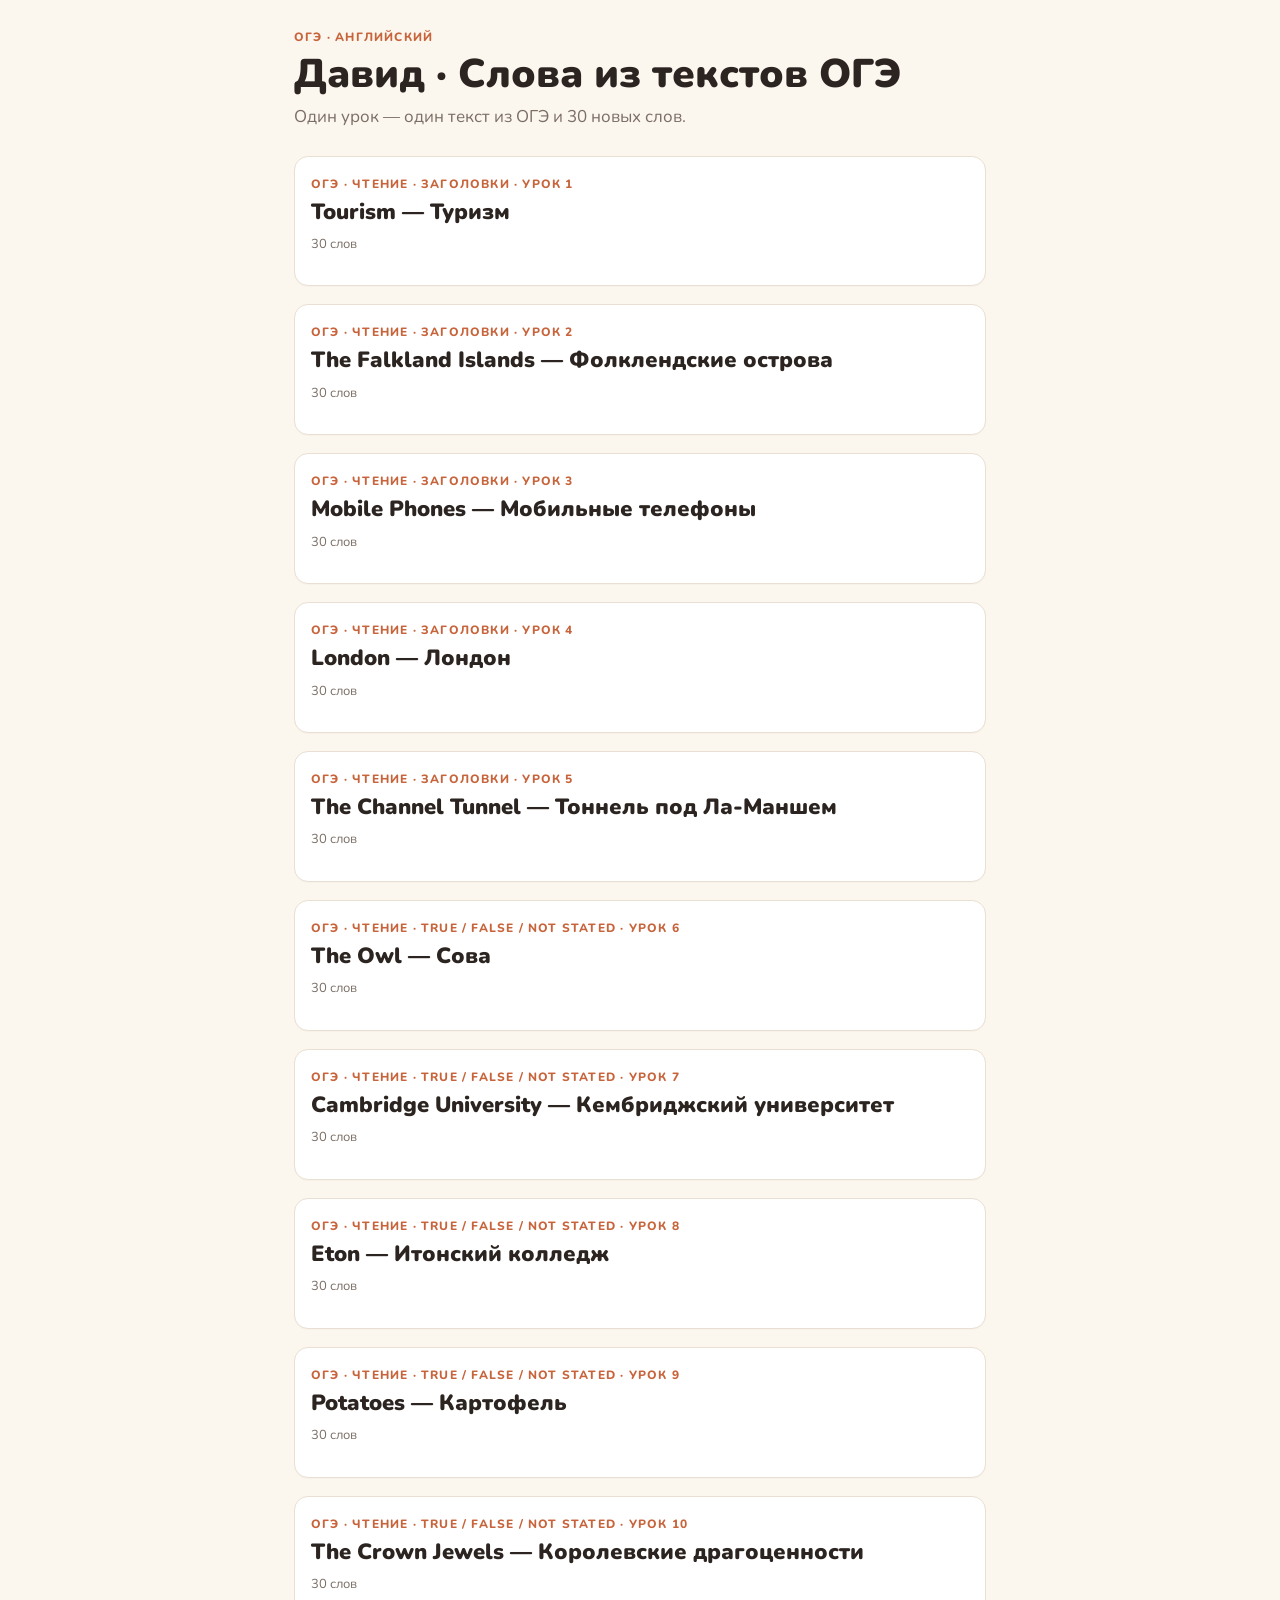
<file: index.html>
<!DOCTYPE html><html lang="ru"><head><meta charset="utf-8"><meta name="viewport" content="width=device-width,initial-scale=1">
<title>Давид · Слова ОГЭ</title><link rel="stylesheet" href="https://fonts.googleapis.com/css2?family=Nunito:wght@400;600;700;800;900&display=swap"><style>:root{
  --paper:#FBF6EE;--card:#FFFFFF;--ink:#2B2420;--muted:#7A6E66;--line:#EADFD2;
  --accent:#C8643B;--accent-soft:#F8E6DA;--teal:#2F6F6A;--teal-soft:#E1EFEC;
  --ok:#2E8B57;--ok-soft:#E0F2E7;--bad:#C0392B;--bad-soft:#FBE3DF;--mark:#FFE7A8;
  --r:14px;
  --font-display:"Nunito","Segoe UI",system-ui,-apple-system,sans-serif;
  --font-body:"Nunito","Segoe UI",system-ui,-apple-system,sans-serif;
}
*{box-sizing:border-box}
html{scroll-behavior:smooth;-webkit-text-size-adjust:100%}
body{margin:0;background:var(--paper);color:var(--ink);font-family:var(--font-body);font-size:17px;line-height:1.5}
.wrap{max-width:720px;margin:0 auto;padding:0 14px}
button{font:inherit;color:inherit;cursor:pointer}

/* hero */
.hero{padding-top:28px;padding-bottom:8px}
.eyebrow{font-size:12px;letter-spacing:.1em;text-transform:uppercase;color:var(--accent);font-weight:800;margin:0 0 6px}
h1{font-family:var(--font-display);font-weight:900;font-size:clamp(28px,7vw,40px);line-height:1.1;margin:0 0 8px}
.sub{margin:0;color:var(--muted)}

/* sticky progress */
.bar{position:sticky;top:0;z-index:20;background:rgba(251,246,238,.94);backdrop-filter:blur(6px);-webkit-backdrop-filter:blur(6px);border-bottom:1px solid var(--line)}
.bar .wrap{display:flex;align-items:center;gap:12px;padding-top:9px;padding-bottom:9px}
.track{flex:1;height:8px;background:var(--line);border-radius:99px;overflow:hidden}
.fill{height:100%;width:0;background:linear-gradient(90deg,var(--accent),#E39B5B);transition:width .4s}
.count{font-size:14px;font-weight:800;white-space:nowrap;font-variant-numeric:tabular-nums}
.count small{color:var(--muted);font-weight:600}

main{padding:6px 0 80px}
section.ex,a.ex{background:var(--card);border:1px solid var(--line);border-radius:var(--r);padding:18px 16px;margin-top:18px;box-shadow:0 1px 0 rgba(0,0,0,.02)}
.ex-head{display:flex;justify-content:space-between;align-items:flex-start;gap:10px}
h2{font-family:var(--font-display);font-weight:900;font-size:22px;line-height:1.2;margin:0}
h2 .n{display:inline-flex;align-items:center;justify-content:center;width:30px;height:30px;border-radius:50%;background:var(--accent);color:#fff;font-size:15px;margin-right:8px;vertical-align:2px}
.pill{flex:none;font-size:13px;font-weight:800;padding:3px 10px;border-radius:99px;background:var(--paper);border:1px solid var(--line);color:var(--muted);font-variant-numeric:tabular-nums}
.pill.done{background:var(--ok-soft);border-color:var(--ok);color:var(--ok)}
.instr{color:var(--muted);margin:6px 0 14px;font-size:15px}

/* flashcards */
.cards{display:grid;grid-template-columns:repeat(auto-fill,minmax(150px,1fr));gap:10px}
.fc{perspective:900px;height:112px;border:0;padding:0;background:none}
.fc-in{position:relative;width:100%;height:100%;transition:transform .45s;transform-style:preserve-3d}
.fc.flip .fc-in{transform:rotateY(180deg)}
.fc-f,.fc-b{position:absolute;inset:0;border-radius:12px;display:flex;flex-direction:column;align-items:center;justify-content:center;padding:8px;text-align:center;backface-visibility:hidden;-webkit-backface-visibility:hidden}
.fc-f{background:var(--accent-soft);border:1px solid #EFCDB8}
.fc-f b{font-size:17px;line-height:1.2}
.fc-f small{color:var(--muted);font-size:12px;margin-top:4px}
.fc-b{background:var(--teal-soft);border:1px solid #BFDCD7;transform:rotateY(180deg);font-size:15px;font-weight:700;color:var(--teal)}
.say{border:0;background:none;font-size:18px;padding:2px 6px;line-height:1}
.fc .say{position:absolute;top:4px;right:4px}

/* items */
.items{display:flex;flex-direction:column;gap:14px}
.it{border-top:1px dashed var(--line);padding-top:12px}
.it:first-child{border-top:0;padding-top:0}
.q{margin:0 0 8px;font-weight:700}
.q .k{color:var(--muted);font-weight:800;margin-right:6px;font-variant-numeric:tabular-nums}
.q .gap{display:inline-block;min-width:70px;border-bottom:2px solid var(--accent);text-align:center;color:var(--accent)}
.opts{display:flex;flex-wrap:wrap;gap:8px}
.opt{border:1.5px solid var(--line);background:#fff;border-radius:10px;padding:8px 13px;font-size:16px;font-weight:700;min-height:42px;text-align:left}
.opt:active{transform:scale(.98)}
.opt.ok{background:var(--ok-soft);border-color:var(--ok);color:var(--ok)}
.opt.bad{background:var(--bad-soft);border-color:var(--bad);color:var(--bad);text-decoration:line-through}
.opt[disabled]{cursor:default}
.locked .opt:not(.ok):not(.bad){opacity:.45}

/* match */
.mgroup{display:grid;grid-template-columns:1fr 1fr;gap:8px;margin-bottom:16px}
.mgroup .opt{width:100%;font-size:15px}
.mgroup .opt.sel{border-color:var(--accent);background:var(--accent-soft)}
.mgroup .opt.gone{background:var(--ok-soft);border-color:var(--ok);color:var(--ok);opacity:.6}
.mgroup .opt.shake{animation:sh .35s}
@keyframes sh{25%{transform:translateX(-5px)}75%{transform:translateX(5px)}}

/* typing */
.row{display:flex;gap:8px}
.inp{flex:1;min-width:0;font:inherit;font-size:17px;padding:9px 12px;border:1.5px solid var(--line);border-radius:10px;background:#fff;outline:none}
.inp:focus{border-color:var(--accent)}
.inp.ok{border-color:var(--ok);background:var(--ok-soft);color:var(--ok);font-weight:700}
.inp.bad{border-color:var(--bad);background:var(--bad-soft);color:var(--bad)}
.btn{border:0;background:var(--accent);color:#fff;border-radius:10px;padding:9px 16px;font-weight:800;font-size:16px}
.btn.ghost{background:var(--paper);color:var(--ink);border:1.5px solid var(--line)}
.btn.teal{background:var(--teal)}
.fb{font-size:14.5px;margin-top:6px;font-weight:700}
.fb.ok{color:var(--ok)}.fb.bad{color:var(--bad)}
.fb .right{color:var(--ink);background:var(--mark);padding:0 4px;border-radius:4px}

/* scramble */
.slots{min-height:44px;display:flex;flex-wrap:wrap;gap:5px;padding:6px;border:1.5px dashed var(--line);border-radius:10px;margin-bottom:8px}
.tile{border:1.5px solid var(--line);background:#fff;border-radius:8px;min-width:36px;height:38px;font-weight:800;font-size:18px;text-transform:lowercase}
.tile.used{visibility:hidden}
.slots .tile{background:var(--accent-soft);border-color:#EFCDB8}

/* reading */
.text p{margin:0 0 12px}
.text .lbl{display:inline-flex;width:26px;height:26px;border-radius:7px;background:var(--teal);color:#fff;font-weight:900;font-size:14px;align-items:center;justify-content:center;margin-right:6px}
.w{background:var(--mark);border-radius:4px;padding:0 2px;cursor:pointer;border-bottom:2px solid #E8C35A}
.tip{position:fixed;z-index:50;background:var(--ink);color:#fff;padding:7px 11px;border-radius:9px;font-size:15px;font-weight:700;max-width:260px;pointer-events:none;box-shadow:0 6px 20px rgba(0,0,0,.2)}
.qs{margin:0 0 14px;padding-left:22px}
.qs li{margin-bottom:4px}
.task-row{display:flex;align-items:center;gap:10px;margin-bottom:8px}
.task-row .lbl{flex:none}
.task-row select{flex:1;font:inherit;font-size:16px;padding:8px;border:1.5px solid var(--line);border-radius:10px;background:#fff}
.task-row select.ok{border-color:var(--ok);background:var(--ok-soft)}
.task-row select.bad{border-color:var(--bad);background:var(--bad-soft)}
.stmt{margin-bottom:12px}
.stmt p{margin:0 0 6px;font-weight:700}

/* hard words + final */
.hard{display:flex;flex-wrap:wrap;gap:6px;margin-bottom:12px}
.hard span{background:var(--bad-soft);color:var(--bad);border-radius:99px;padding:4px 10px;font-weight:700;font-size:14px}
.big{font-size:44px;font-weight:900;font-family:var(--font-display);line-height:1;margin:6px 0}
.actions{display:flex;flex-wrap:wrap;gap:8px;margin-top:12px}
.note{font-size:13px;color:var(--muted);margin-top:10px}
footer{color:var(--muted);font-size:13px;text-align:center;padding:24px 0 40px}
.task-row .lbl{display:inline-flex;width:30px;height:30px;border-radius:8px;background:var(--teal);color:#fff;font-weight:900;align-items:center;justify-content:center}
.task-row select{min-width:0;width:100%;text-overflow:ellipsis}
.fc{height:88px}
.bar .wrap{flex-direction:column;align-items:stretch;gap:8px}
.tabs{display:flex;gap:6px;overflow-x:auto;scrollbar-width:none}
.tabs::-webkit-scrollbar{display:none}
.tab{flex:none;border:1.5px solid var(--line);background:#fff;border-radius:99px;padding:6px 14px;font-weight:800;font-size:15px}
.tab.on{background:var(--accent);border-color:var(--accent);color:#fff}
.tab.done:not(.on){border-color:var(--ok);color:var(--ok)}
.tab small{font-weight:900}
.prog{display:flex;align-items:center;gap:12px}
.hint{color:var(--muted);font-family:ui-monospace,Menlo,monospace;letter-spacing:2px;font-weight:600}
.rule{font-size:13.5px;color:var(--teal);font-weight:700;margin-top:3px}
.intro{margin:18px 0 0;padding:12px 14px;background:var(--teal-soft);border-radius:12px;color:var(--teal);font-weight:700;font-size:15px}
.next{display:block;width:100%;margin-top:18px;padding:14px;font-size:17px}
.mcol{display:flex;flex-direction:column;gap:8px}
.ttl{margin:0 0 10px;text-align:center;font-size:20px}
.tiles{gap:5px}
.slots .tile{display:inline-flex;align-items:center;justify-content:center}
.tab{padding:6px 11px;font-size:14px}
</style></head><body>
<header class="hero wrap"><p class="eyebrow">ОГЭ · Английский</p><h1>Давид · Слова из текстов ОГЭ</h1><p class="sub">Один урок — один текст из ОГЭ и 30 новых слов.</p></header>
<main class="wrap"><a class="ex" style="display:block;text-decoration:none;color:inherit" href="h01.html"><p class="eyebrow">ОГЭ · Чтение · Заголовки · Урок 1</p><h2>Tourism — Туризм</h2><p class="note">30 слов</p></a><a class="ex" style="display:block;text-decoration:none;color:inherit" href="h02.html"><p class="eyebrow">ОГЭ · Чтение · Заголовки · Урок 2</p><h2>The Falkland Islands — Фолклендские острова</h2><p class="note">30 слов</p></a><a class="ex" style="display:block;text-decoration:none;color:inherit" href="h03.html"><p class="eyebrow">ОГЭ · Чтение · Заголовки · Урок 3</p><h2>Mobile Phones — Мобильные телефоны</h2><p class="note">30 слов</p></a><a class="ex" style="display:block;text-decoration:none;color:inherit" href="h04.html"><p class="eyebrow">ОГЭ · Чтение · Заголовки · Урок 4</p><h2>London — Лондон</h2><p class="note">30 слов</p></a><a class="ex" style="display:block;text-decoration:none;color:inherit" href="h05.html"><p class="eyebrow">ОГЭ · Чтение · Заголовки · Урок 5</p><h2>The Channel Tunnel — Тоннель под Ла-Маншем</h2><p class="note">30 слов</p></a><a class="ex" style="display:block;text-decoration:none;color:inherit" href="t01.html"><p class="eyebrow">ОГЭ · Чтение · True / False / Not stated · Урок 6</p><h2>The Owl — Сова</h2><p class="note">30 слов</p></a><a class="ex" style="display:block;text-decoration:none;color:inherit" href="t02.html"><p class="eyebrow">ОГЭ · Чтение · True / False / Not stated · Урок 7</p><h2>Cambridge University — Кембриджский университет</h2><p class="note">30 слов</p></a><a class="ex" style="display:block;text-decoration:none;color:inherit" href="t03.html"><p class="eyebrow">ОГЭ · Чтение · True / False / Not stated · Урок 8</p><h2>Eton — Итонский колледж</h2><p class="note">30 слов</p></a><a class="ex" style="display:block;text-decoration:none;color:inherit" href="t04.html"><p class="eyebrow">ОГЭ · Чтение · True / False / Not stated · Урок 9</p><h2>Potatoes — Картофель</h2><p class="note">30 слов</p></a><a class="ex" style="display:block;text-decoration:none;color:inherit" href="t05.html"><p class="eyebrow">ОГЭ · Чтение · True / False / Not stated · Урок 10</p><h2>The Crown Jewels — Королевские драгоценности</h2><p class="note">30 слов</p></a></main></body></html>
</file>
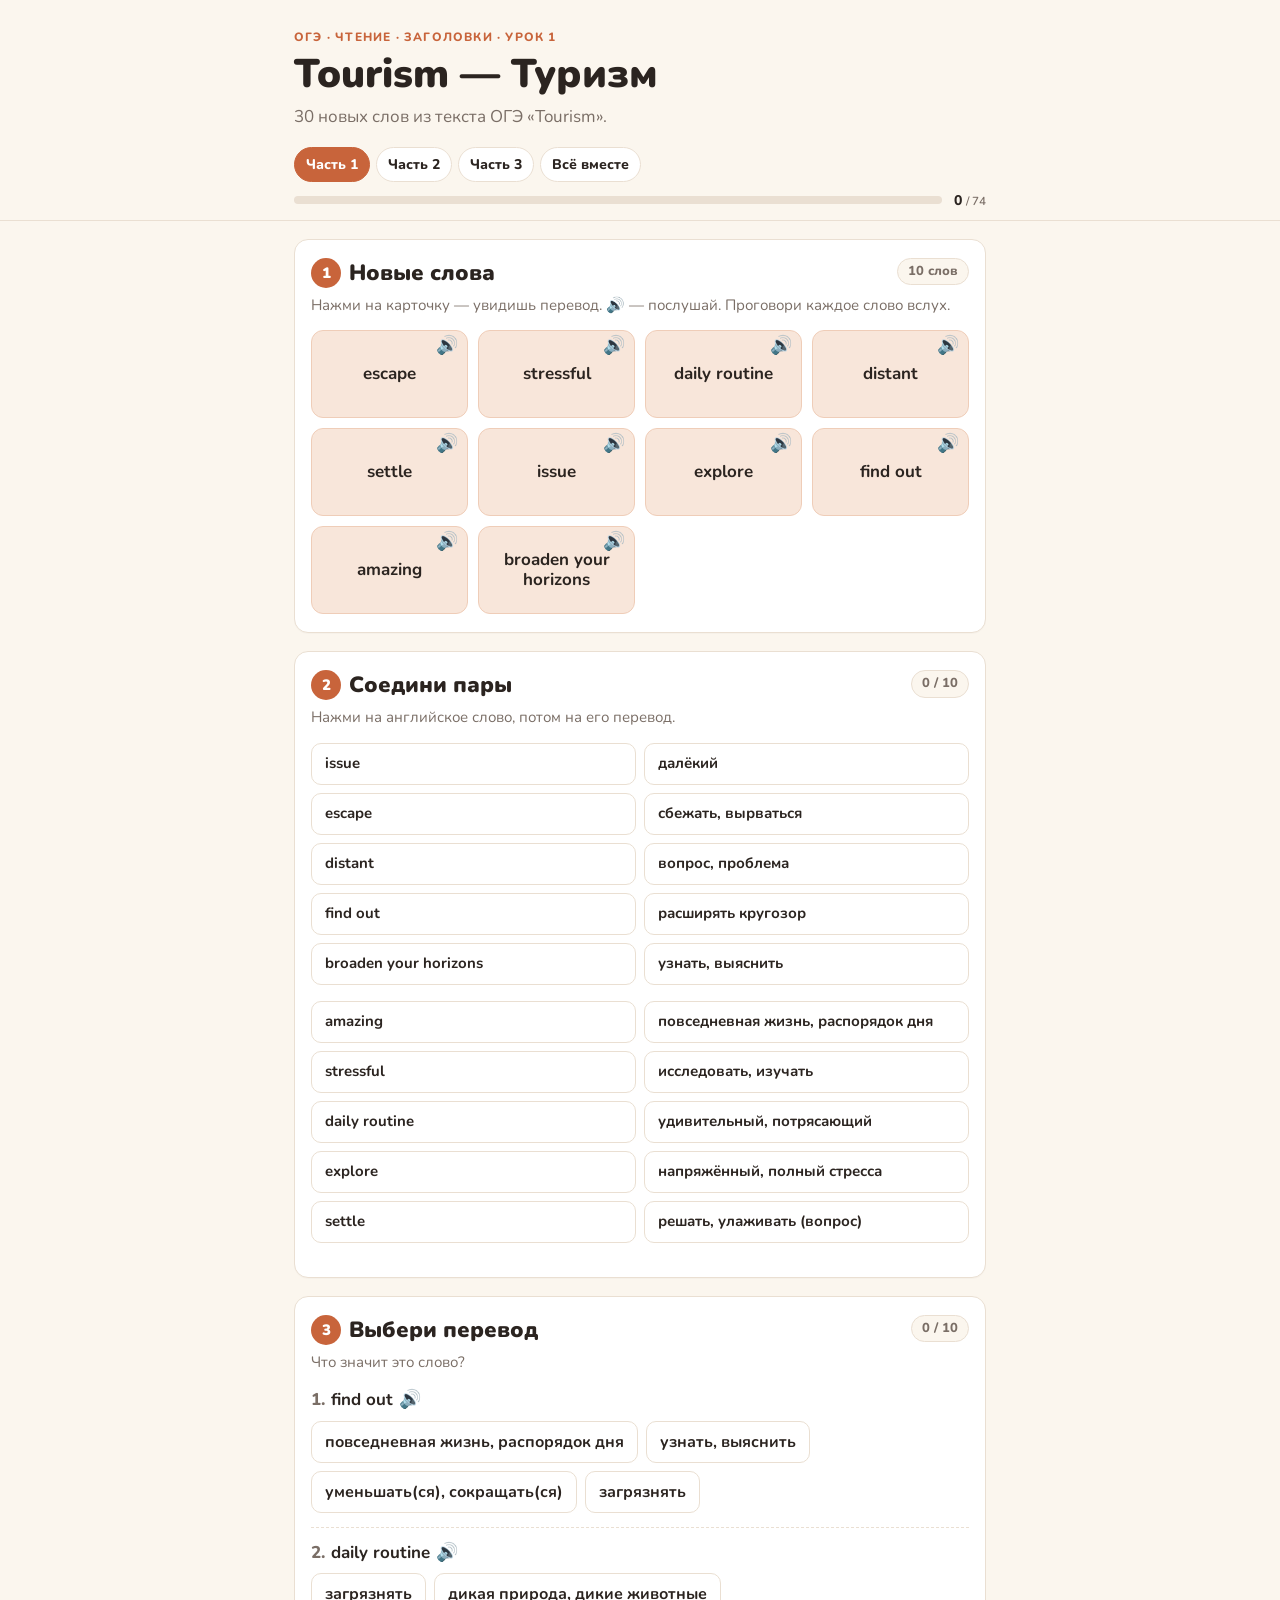
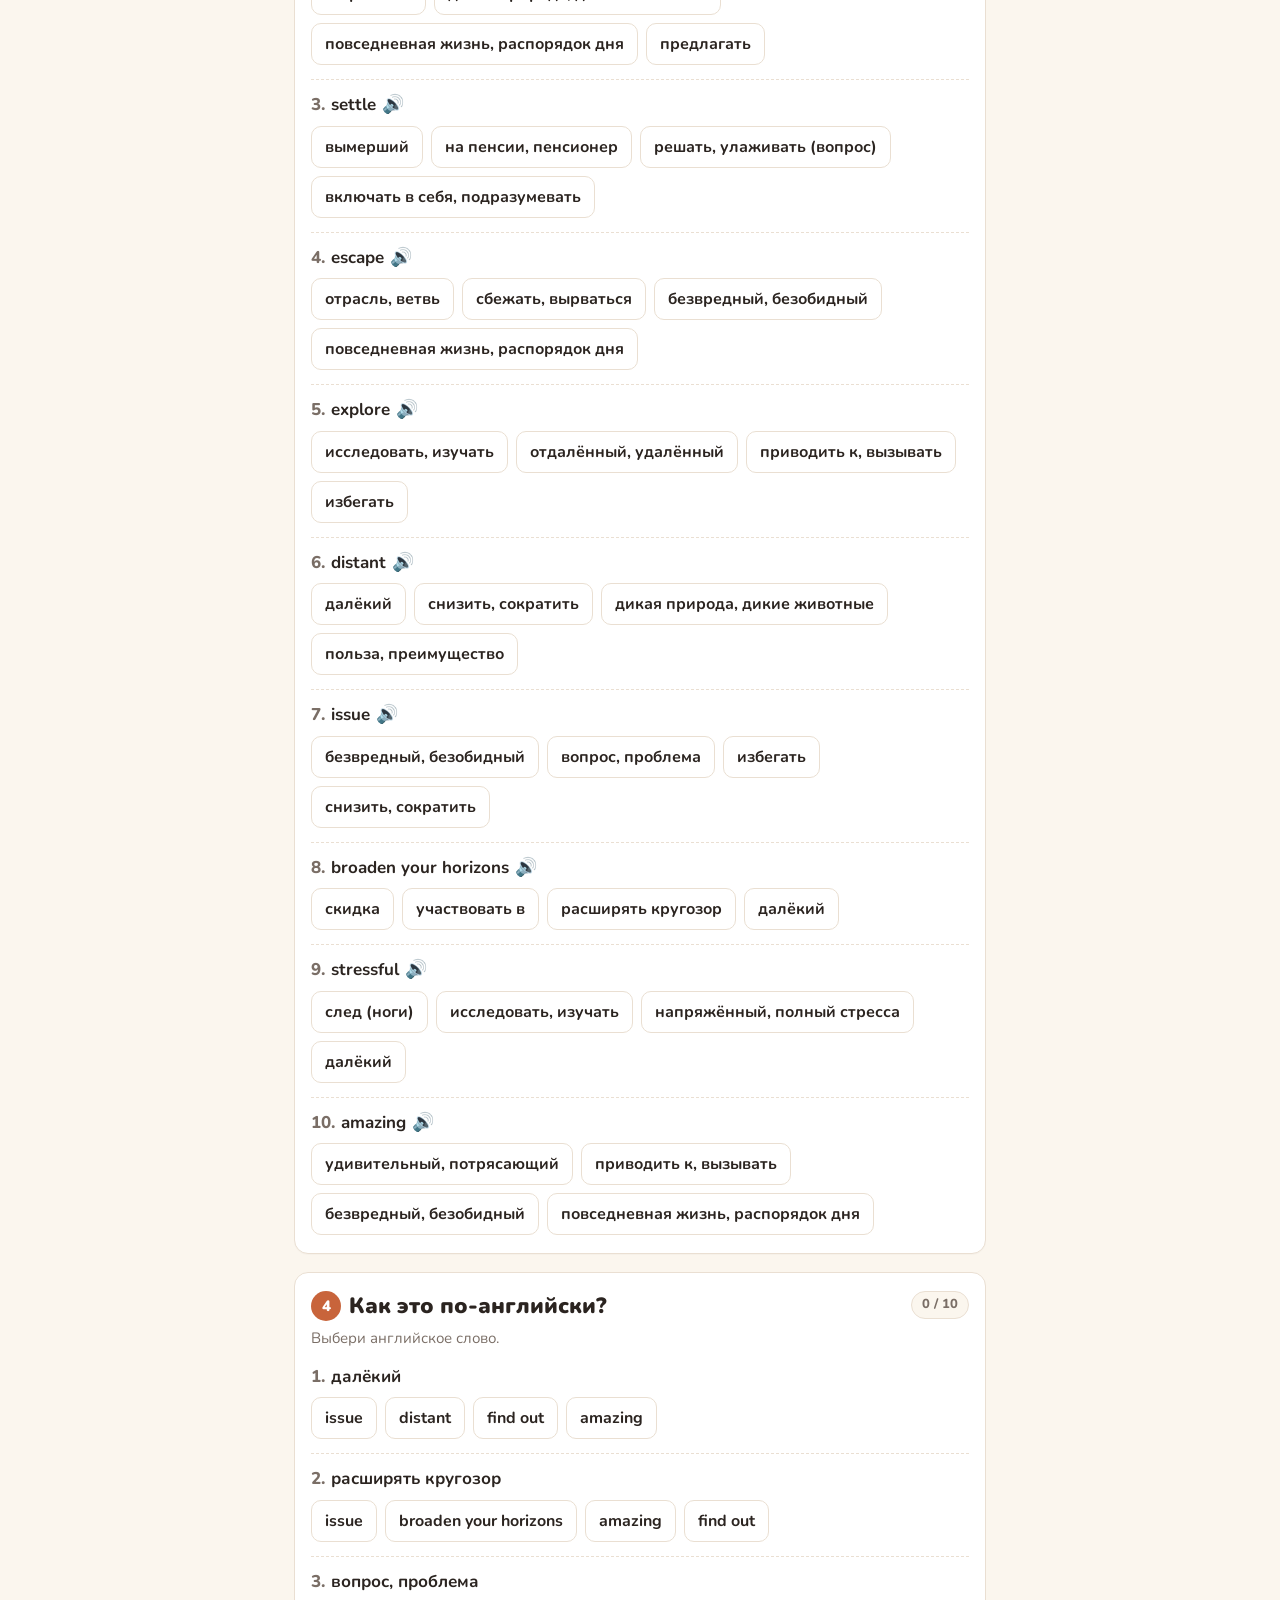
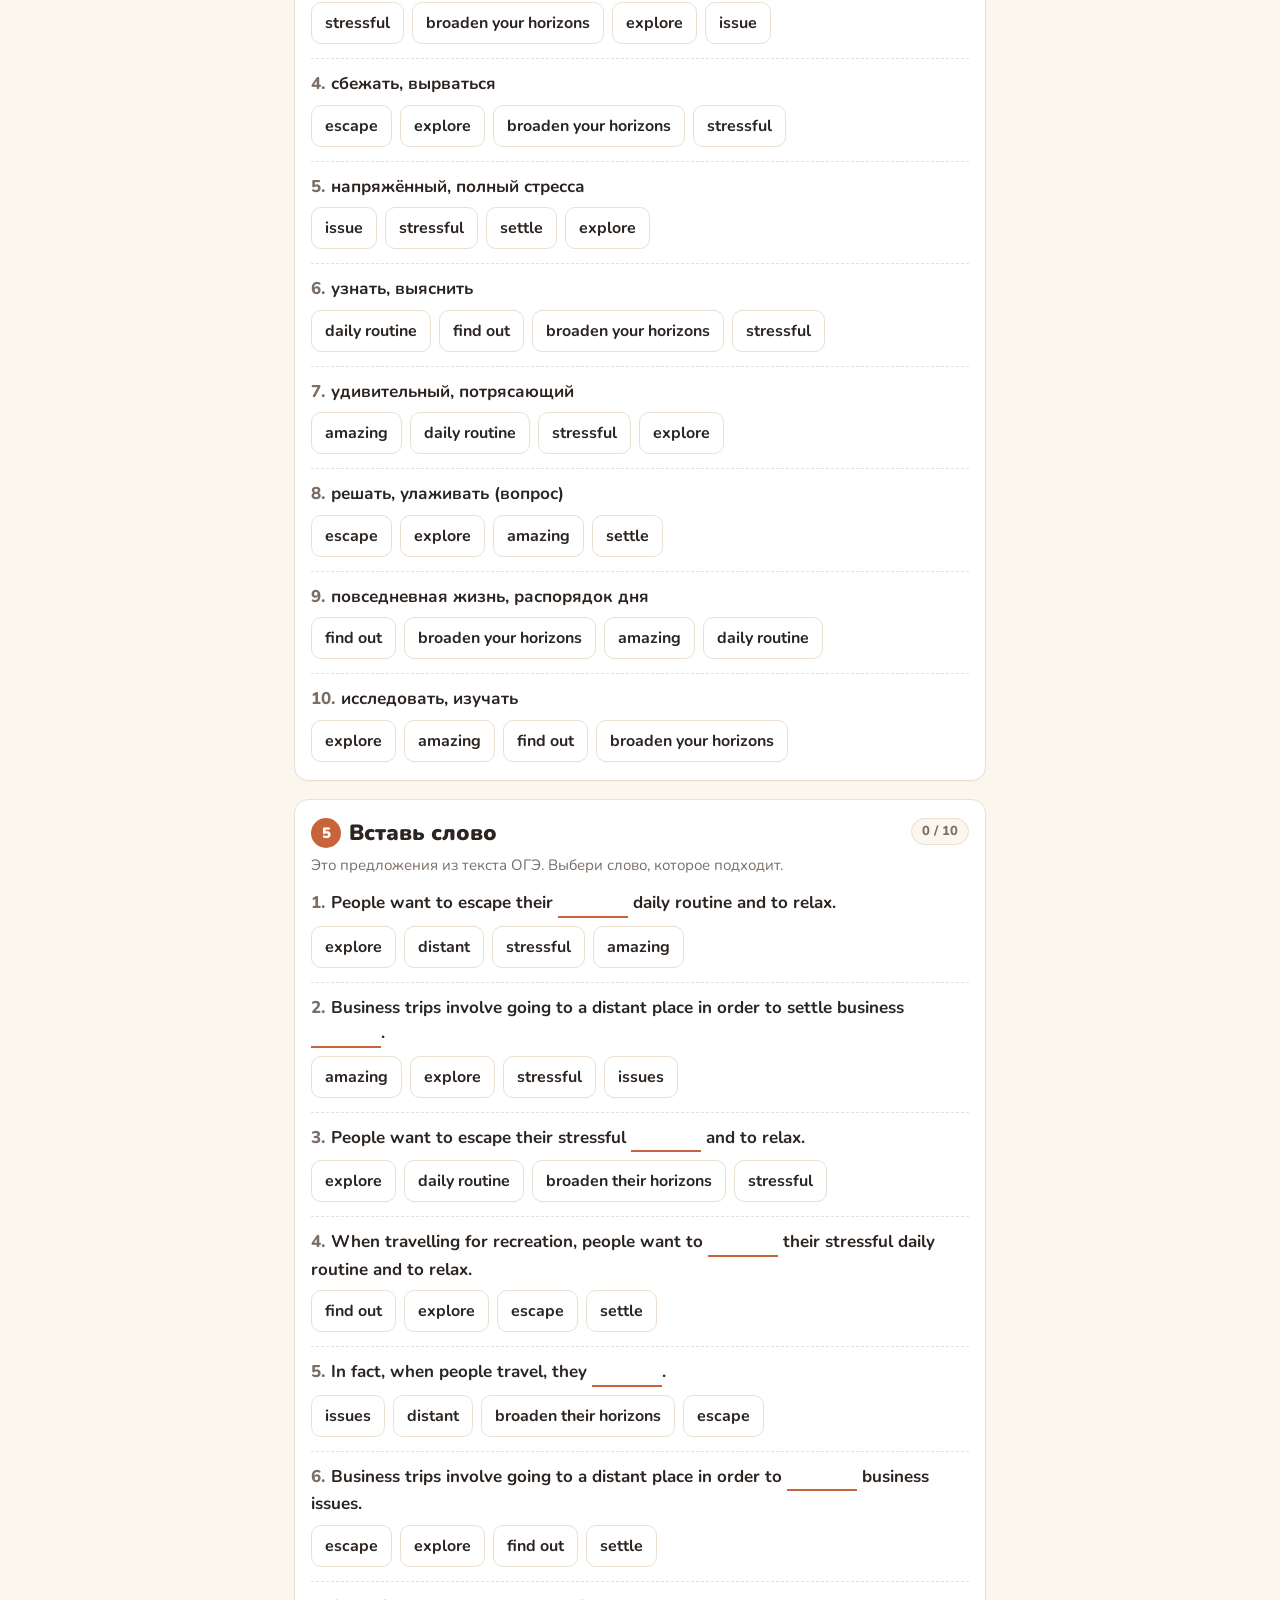
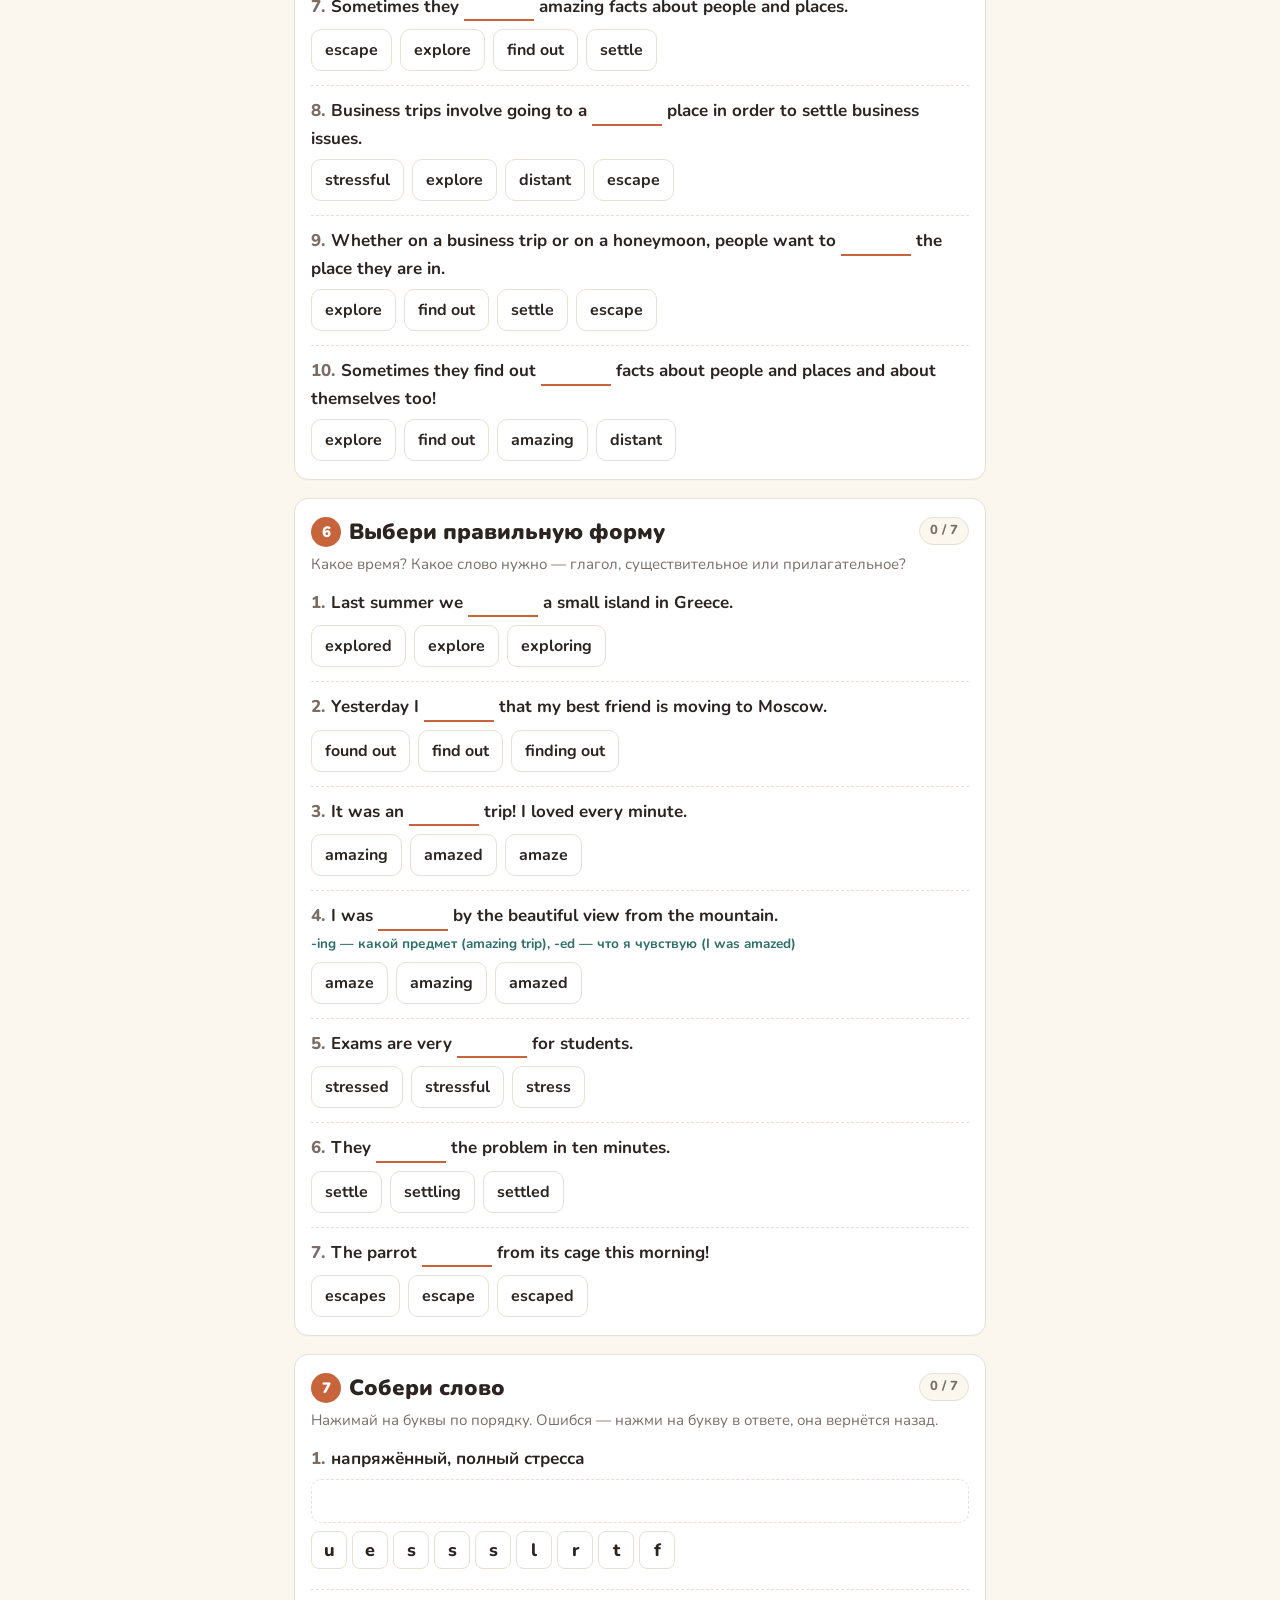
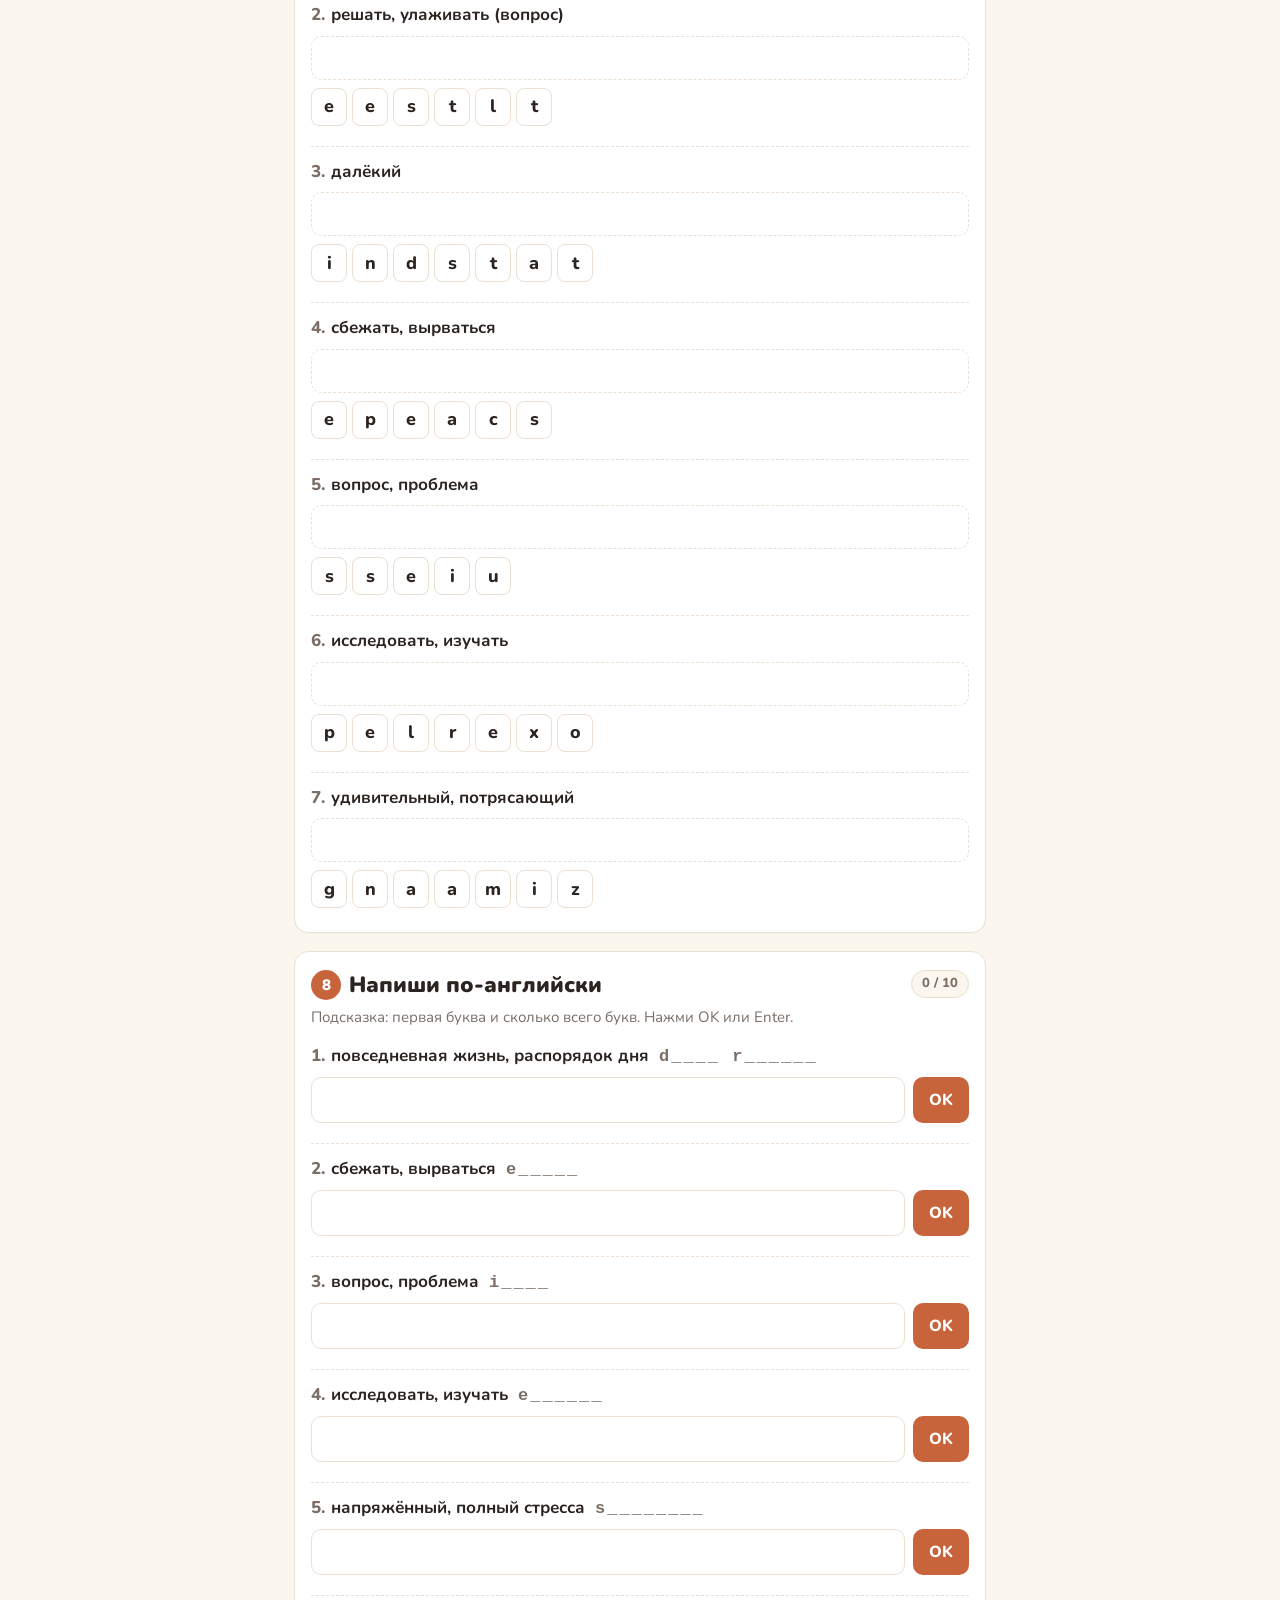
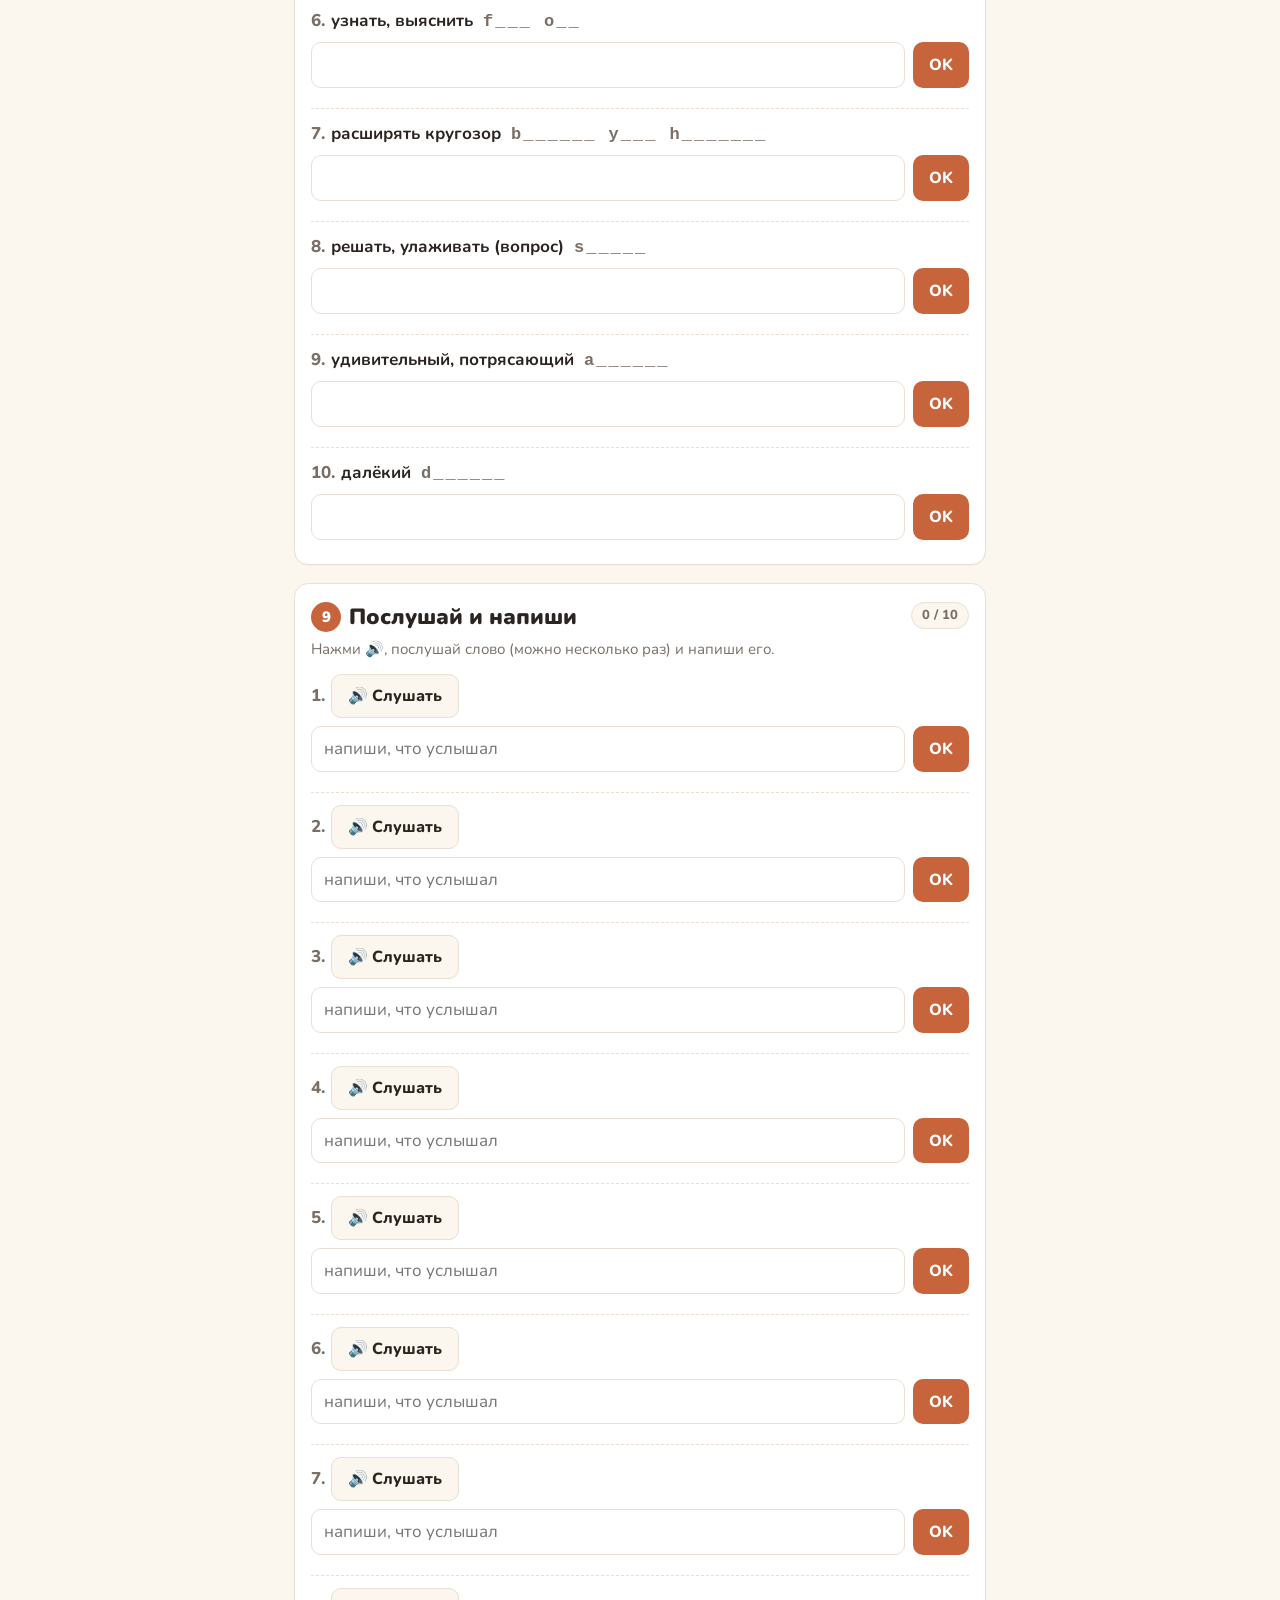
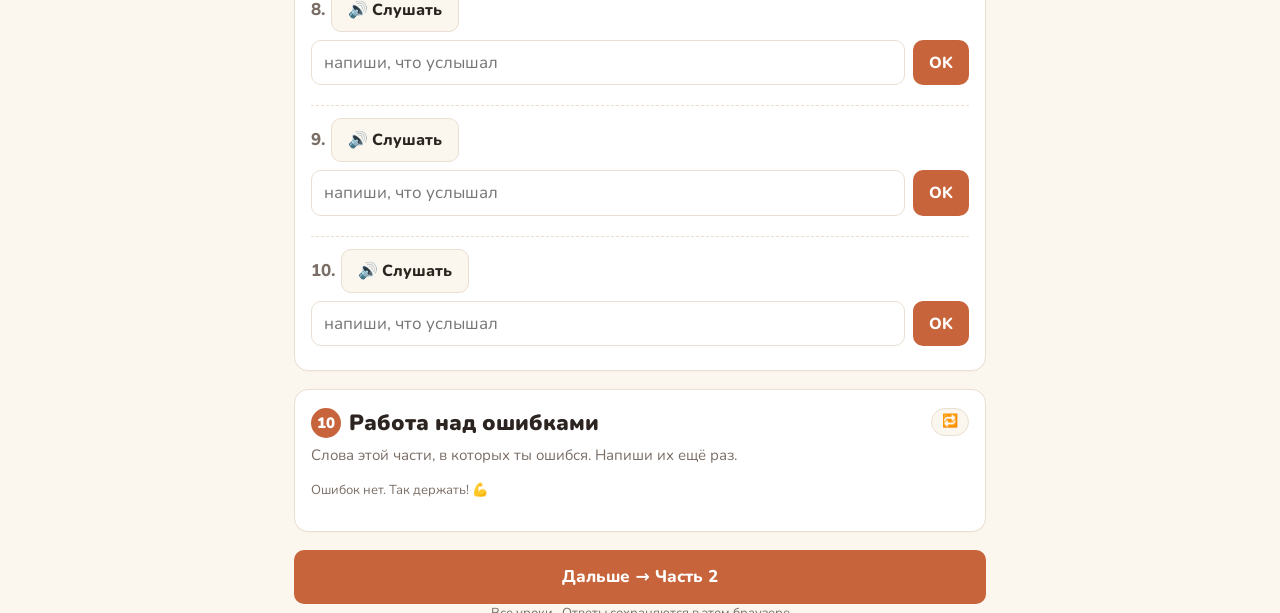
<file: h01.html>
<!DOCTYPE html>
<html lang="ru"><head><meta charset="utf-8">
<meta name="viewport" content="width=device-width,initial-scale=1,viewport-fit=cover">
<title>Урок 1 · Tourism · Давид · ОГЭ</title>
<link rel="preconnect" href="https://fonts.googleapis.com"><link rel="preconnect" href="https://fonts.gstatic.com" crossorigin>
<link rel="stylesheet" href="https://fonts.googleapis.com/css2?family=Nunito:wght@400;600;700;800;900&display=swap">
<style>:root{
  --paper:#FBF6EE;--card:#FFFFFF;--ink:#2B2420;--muted:#7A6E66;--line:#EADFD2;
  --accent:#C8643B;--accent-soft:#F8E6DA;--teal:#2F6F6A;--teal-soft:#E1EFEC;
  --ok:#2E8B57;--ok-soft:#E0F2E7;--bad:#C0392B;--bad-soft:#FBE3DF;--mark:#FFE7A8;
  --r:14px;
  --font-display:"Nunito","Segoe UI",system-ui,-apple-system,sans-serif;
  --font-body:"Nunito","Segoe UI",system-ui,-apple-system,sans-serif;
}
*{box-sizing:border-box}
html{scroll-behavior:smooth;-webkit-text-size-adjust:100%}
body{margin:0;background:var(--paper);color:var(--ink);font-family:var(--font-body);font-size:17px;line-height:1.5}
.wrap{max-width:720px;margin:0 auto;padding:0 14px}
button{font:inherit;color:inherit;cursor:pointer}

/* hero */
.hero{padding-top:28px;padding-bottom:8px}
.eyebrow{font-size:12px;letter-spacing:.1em;text-transform:uppercase;color:var(--accent);font-weight:800;margin:0 0 6px}
h1{font-family:var(--font-display);font-weight:900;font-size:clamp(28px,7vw,40px);line-height:1.1;margin:0 0 8px}
.sub{margin:0;color:var(--muted)}

/* sticky progress */
.bar{position:sticky;top:0;z-index:20;background:rgba(251,246,238,.94);backdrop-filter:blur(6px);-webkit-backdrop-filter:blur(6px);border-bottom:1px solid var(--line)}
.bar .wrap{display:flex;align-items:center;gap:12px;padding-top:9px;padding-bottom:9px}
.track{flex:1;height:8px;background:var(--line);border-radius:99px;overflow:hidden}
.fill{height:100%;width:0;background:linear-gradient(90deg,var(--accent),#E39B5B);transition:width .4s}
.count{font-size:14px;font-weight:800;white-space:nowrap;font-variant-numeric:tabular-nums}
.count small{color:var(--muted);font-weight:600}

main{padding:6px 0 80px}
section.ex,a.ex{background:var(--card);border:1px solid var(--line);border-radius:var(--r);padding:18px 16px;margin-top:18px;box-shadow:0 1px 0 rgba(0,0,0,.02)}
.ex-head{display:flex;justify-content:space-between;align-items:flex-start;gap:10px}
h2{font-family:var(--font-display);font-weight:900;font-size:22px;line-height:1.2;margin:0}
h2 .n{display:inline-flex;align-items:center;justify-content:center;width:30px;height:30px;border-radius:50%;background:var(--accent);color:#fff;font-size:15px;margin-right:8px;vertical-align:2px}
.pill{flex:none;font-size:13px;font-weight:800;padding:3px 10px;border-radius:99px;background:var(--paper);border:1px solid var(--line);color:var(--muted);font-variant-numeric:tabular-nums}
.pill.done{background:var(--ok-soft);border-color:var(--ok);color:var(--ok)}
.instr{color:var(--muted);margin:6px 0 14px;font-size:15px}

/* flashcards */
.cards{display:grid;grid-template-columns:repeat(auto-fill,minmax(150px,1fr));gap:10px}
.fc{perspective:900px;height:112px;border:0;padding:0;background:none}
.fc-in{position:relative;width:100%;height:100%;transition:transform .45s;transform-style:preserve-3d}
.fc.flip .fc-in{transform:rotateY(180deg)}
.fc-f,.fc-b{position:absolute;inset:0;border-radius:12px;display:flex;flex-direction:column;align-items:center;justify-content:center;padding:8px;text-align:center;backface-visibility:hidden;-webkit-backface-visibility:hidden}
.fc-f{background:var(--accent-soft);border:1px solid #EFCDB8}
.fc-f b{font-size:17px;line-height:1.2}
.fc-f small{color:var(--muted);font-size:12px;margin-top:4px}
.fc-b{background:var(--teal-soft);border:1px solid #BFDCD7;transform:rotateY(180deg);font-size:15px;font-weight:700;color:var(--teal)}
.say{border:0;background:none;font-size:18px;padding:2px 6px;line-height:1}
.fc .say{position:absolute;top:4px;right:4px}

/* items */
.items{display:flex;flex-direction:column;gap:14px}
.it{border-top:1px dashed var(--line);padding-top:12px}
.it:first-child{border-top:0;padding-top:0}
.q{margin:0 0 8px;font-weight:700}
.q .k{color:var(--muted);font-weight:800;margin-right:6px;font-variant-numeric:tabular-nums}
.q .gap{display:inline-block;min-width:70px;border-bottom:2px solid var(--accent);text-align:center;color:var(--accent)}
.opts{display:flex;flex-wrap:wrap;gap:8px}
.opt{border:1.5px solid var(--line);background:#fff;border-radius:10px;padding:8px 13px;font-size:16px;font-weight:700;min-height:42px;text-align:left}
.opt:active{transform:scale(.98)}
.opt.ok{background:var(--ok-soft);border-color:var(--ok);color:var(--ok)}
.opt.bad{background:var(--bad-soft);border-color:var(--bad);color:var(--bad);text-decoration:line-through}
.opt[disabled]{cursor:default}
.locked .opt:not(.ok):not(.bad){opacity:.45}

/* match */
.mgroup{display:grid;grid-template-columns:1fr 1fr;gap:8px;margin-bottom:16px}
.mgroup .opt{width:100%;font-size:15px}
.mgroup .opt.sel{border-color:var(--accent);background:var(--accent-soft)}
.mgroup .opt.gone{background:var(--ok-soft);border-color:var(--ok);color:var(--ok);opacity:.6}
.mgroup .opt.shake{animation:sh .35s}
@keyframes sh{25%{transform:translateX(-5px)}75%{transform:translateX(5px)}}

/* typing */
.row{display:flex;gap:8px}
.inp{flex:1;min-width:0;font:inherit;font-size:17px;padding:9px 12px;border:1.5px solid var(--line);border-radius:10px;background:#fff;outline:none}
.inp:focus{border-color:var(--accent)}
.inp.ok{border-color:var(--ok);background:var(--ok-soft);color:var(--ok);font-weight:700}
.inp.bad{border-color:var(--bad);background:var(--bad-soft);color:var(--bad)}
.btn{border:0;background:var(--accent);color:#fff;border-radius:10px;padding:9px 16px;font-weight:800;font-size:16px}
.btn.ghost{background:var(--paper);color:var(--ink);border:1.5px solid var(--line)}
.btn.teal{background:var(--teal)}
.fb{font-size:14.5px;margin-top:6px;font-weight:700}
.fb.ok{color:var(--ok)}.fb.bad{color:var(--bad)}
.fb .right{color:var(--ink);background:var(--mark);padding:0 4px;border-radius:4px}

/* scramble */
.slots{min-height:44px;display:flex;flex-wrap:wrap;gap:5px;padding:6px;border:1.5px dashed var(--line);border-radius:10px;margin-bottom:8px}
.tile{border:1.5px solid var(--line);background:#fff;border-radius:8px;min-width:36px;height:38px;font-weight:800;font-size:18px;text-transform:lowercase}
.tile.used{visibility:hidden}
.slots .tile{background:var(--accent-soft);border-color:#EFCDB8}

/* reading */
.text p{margin:0 0 12px}
.text .lbl{display:inline-flex;width:26px;height:26px;border-radius:7px;background:var(--teal);color:#fff;font-weight:900;font-size:14px;align-items:center;justify-content:center;margin-right:6px}
.w{background:var(--mark);border-radius:4px;padding:0 2px;cursor:pointer;border-bottom:2px solid #E8C35A}
.tip{position:fixed;z-index:50;background:var(--ink);color:#fff;padding:7px 11px;border-radius:9px;font-size:15px;font-weight:700;max-width:260px;pointer-events:none;box-shadow:0 6px 20px rgba(0,0,0,.2)}
.qs{margin:0 0 14px;padding-left:22px}
.qs li{margin-bottom:4px}
.task-row{display:flex;align-items:center;gap:10px;margin-bottom:8px}
.task-row .lbl{flex:none}
.task-row select{flex:1;font:inherit;font-size:16px;padding:8px;border:1.5px solid var(--line);border-radius:10px;background:#fff}
.task-row select.ok{border-color:var(--ok);background:var(--ok-soft)}
.task-row select.bad{border-color:var(--bad);background:var(--bad-soft)}
.stmt{margin-bottom:12px}
.stmt p{margin:0 0 6px;font-weight:700}

/* hard words + final */
.hard{display:flex;flex-wrap:wrap;gap:6px;margin-bottom:12px}
.hard span{background:var(--bad-soft);color:var(--bad);border-radius:99px;padding:4px 10px;font-weight:700;font-size:14px}
.big{font-size:44px;font-weight:900;font-family:var(--font-display);line-height:1;margin:6px 0}
.actions{display:flex;flex-wrap:wrap;gap:8px;margin-top:12px}
.note{font-size:13px;color:var(--muted);margin-top:10px}
footer{color:var(--muted);font-size:13px;text-align:center;padding:24px 0 40px}
.task-row .lbl{display:inline-flex;width:30px;height:30px;border-radius:8px;background:var(--teal);color:#fff;font-weight:900;align-items:center;justify-content:center}
.task-row select{min-width:0;width:100%;text-overflow:ellipsis}
.fc{height:88px}
.bar .wrap{flex-direction:column;align-items:stretch;gap:8px}
.tabs{display:flex;gap:6px;overflow-x:auto;scrollbar-width:none}
.tabs::-webkit-scrollbar{display:none}
.tab{flex:none;border:1.5px solid var(--line);background:#fff;border-radius:99px;padding:6px 14px;font-weight:800;font-size:15px}
.tab.on{background:var(--accent);border-color:var(--accent);color:#fff}
.tab.done:not(.on){border-color:var(--ok);color:var(--ok)}
.tab small{font-weight:900}
.prog{display:flex;align-items:center;gap:12px}
.hint{color:var(--muted);font-family:ui-monospace,Menlo,monospace;letter-spacing:2px;font-weight:600}
.rule{font-size:13.5px;color:var(--teal);font-weight:700;margin-top:3px}
.intro{margin:18px 0 0;padding:12px 14px;background:var(--teal-soft);border-radius:12px;color:var(--teal);font-weight:700;font-size:15px}
.next{display:block;width:100%;margin-top:18px;padding:14px;font-size:17px}
.mcol{display:flex;flex-direction:column;gap:8px}
.ttl{margin:0 0 10px;text-align:center;font-size:20px}
.tiles{gap:5px}
.slots .tile{display:inline-flex;align-items:center;justify-content:center}
.tab{padding:6px 11px;font-size:14px}
</style></head><body>
<header class="hero wrap"><p class="eyebrow">ОГЭ · Чтение · Заголовки · Урок 1</p><h1>Tourism — Туризм</h1><p class="sub">30 новых слов из текста ОГЭ «Tourism».</p></header>
<div class="bar"><div class="wrap"><nav class="tabs" id="tabs"></nav><div class="prog"><div class="track"><div class="fill" id="fill"></div></div><span class="count" id="cnt"></span></div></div></div>
<main class="wrap" id="main"></main>
<footer class="wrap"><a href="./" style="color:inherit">Все уроки</a> · Ответы сохраняются в этом браузере</footer>
<script>
const L = {
  id: "h01", short: "Урок 1 · Tourism",
  eyebrow: "ОГЭ · Чтение · Заголовки · Урок 1",
  title: "Tourism — Туризм",
  sub: "30 новых слов из текста ОГЭ «Tourism».",
  words: [
    { id: "escape", en: "escape", ru: "сбежать, вырваться", pos: "v", gap: "When travelling for recreation, people want to ___ their stressful daily routine and to relax.", ans: "escape" },
    { id: "stressful", en: "stressful", ru: "напряжённый, полный стресса", pos: "adj", gap: "People want to escape their ___ daily routine and to relax.", ans: "stressful" },
    { id: "routine", en: "daily routine", ru: "повседневная жизнь, распорядок дня", pos: "n", gap: "People want to escape their stressful ___ and to relax.", ans: "daily routine" },
    { id: "distant", en: "distant", ru: "далёкий", pos: "adj", gap: "Business trips involve going to a ___ place in order to settle business issues.", ans: "distant" },
    { id: "settle", en: "settle", ru: "решать, улаживать (вопрос)", pos: "v", gap: "Business trips involve going to a distant place in order to ___ business issues.", ans: "settle" },
    { id: "issue", en: "issue", ru: "вопрос, проблема", pos: "n", gap: "Business trips involve going to a distant place in order to settle business ___.", ans: "issues" },
    { id: "explore", en: "explore", ru: "исследовать, изучать", pos: "v", gap: "Whether on a business trip or on a honeymoon, people want to ___ the place they are in.", ans: "explore" },
    { id: "findout", en: "find out", ru: "узнать, выяснить", pos: "v", gap: "Sometimes they ___ amazing facts about people and places.", ans: "find out" },
    { id: "amazing", en: "amazing", ru: "удивительный, потрясающий", pos: "adj", gap: "Sometimes they find out ___ facts about people and places and about themselves too!", ans: "amazing" },
    { id: "horizons", en: "broaden your horizons", ru: "расширять кругозор", pos: "ph", alt: ["broaden one's horizons", "broaden their horizons", "broaden horizons"], hl: ["broaden their horizons"], gap: "In fact, when people travel, they ___.", ans: "broaden their horizons" },
    { id: "branch", en: "branch", ru: "отрасль, ветвь", pos: "n", gap: "A new ___ of tourism is ecotourism.", ans: "branch" },
    { id: "involve", en: "involve", ru: "включать в себя, подразумевать", pos: "v", hl: ["involves", "involving"], gap: "Ecotourism ___ visiting relatively untouched places in remote areas.", ans: "involves" },
    { id: "remote", en: "remote", ru: "отдалённый, удалённый", pos: "adj", gap: "It involves visiting relatively untouched places in ___ areas.", ans: "remote" },
    { id: "wildlife", en: "wildlife", ru: "дикая природа, дикие животные", pos: "n", gap: "Ecotourism is often misinterpreted as any form of tourism involving ___.", ans: "wildlife" },
    { id: "disturb", en: "disturb", ru: "беспокоить, нарушать покой", pos: "v", hl: ["disturbing"], gap: "Eco-tourists are against ___ the environment.", ans: "disturbing" },
    { id: "environment", en: "environment", ru: "окружающая среда", pos: "n", gap: "Eco-tourists are against disturbing the ___.", ans: "environment" },
    { id: "footprint", en: "footprint", ru: "след (ноги)", pos: "n", gap: "Take only memories and leave only ___.", ans: "footprints" },
    { id: "retired", en: "retired", ru: "на пенсии, пенсионер", pos: "adj", gap: "___ people participate in these programmes too.", ans: "Retired" },
    { id: "participate", en: "participate in", ru: "участвовать в", pos: "v", alt: ["take part in"], gap: "Retired people ___ these programmes too.", ans: "participate in" },
    { id: "offer", en: "offer", ru: "предлагать", pos: "v", hl: ["offered"], gap: "Lots of training and educational programmes for adults are ___ in different corners of the world.", ans: "offered" },
    { id: "consider", en: "consider", ru: "рассмотреть, обдумать", pos: "v", gap: "If possible, ___ means of transport other than the plane.", ans: "consider" },
    { id: "pollute", en: "pollute", ru: "загрязнять", pos: "v", hl: ["pollution"], gap: "Planes ___ the air, which results in global warming.", ans: "pollute" },
    { id: "resultin", en: "result in", ru: "приводить к, вызывать", pos: "v", hl: ["results in"], gap: "Planes pollute the air, which ___ global warming.", ans: "results in" },
    { id: "harmless", en: "harmless", ru: "безвредный, безобидный", pos: "adj", gap: "In fact, tourism is not ___ fun as many may think.", ans: "harmless" },
    { id: "decrease", en: "decrease", ru: "уменьшать(ся), сокращать(ся)", pos: "v", gap: "Crowds of noisy tourists make wild animals migrate, which may ___ their population.", ans: "decrease" },
    { id: "extinct", en: "extinct", ru: "вымерший", pos: "adj", gap: "This may decrease their population or even make them ___.", ans: "extinct" },
    { id: "reduce", en: "reduce", ru: "снизить, сократить", pos: "v", gap: "To ___ the costs, avoid travelling in high season.", ans: "reduce" },
    { id: "avoid", en: "avoid", ru: "избегать", pos: "v", gap: "To reduce the costs, ___ travelling in high season when flight tickets and hotels are overpriced.", ans: "avoid" },
    { id: "benefit", en: "benefit", ru: "польза, преимущество", pos: "n", hl: ["benefits"], gap: "With all its ___, travelling is still a very expensive activity.", ans: "benefits" },
    { id: "discount", en: "discount", ru: "скидка", pos: "n", hl: ["discounts"], gap: "When planning a trip, find out about low-cost airlines, ___ and special offers.", ans: "discounts" }
  ],
  forms: [
    { id: "explore", s: "Last summer we ___ a small island in Greece.", o: ["explore", "explored", "exploring"], a: "explored" },
    { id: "findout", s: "Yesterday I ___ that my best friend is moving to Moscow.", o: ["find out", "found out", "finding out"], a: "found out" },
    { id: "pollute", s: "Cars ___ the air in big cities every day.", o: ["pollute", "pollutes", "pollution"], a: "pollute" },
    { id: "pollute", s: "Air ___ is a big problem in many cities.", o: ["pollute", "polluted", "pollution"], a: "pollution" },
    { id: "disturb", s: "Please don't ___ me. I'm doing my homework.", o: ["disturb", "disturbing", "disturbed"], a: "disturb" },
    { id: "retired", s: "My grandad ___ last year, and now he has a lot of free time.", o: ["retire", "retired", "retiring"], a: "retired" },
    { id: "participate", s: "Our school ___ in a big football competition last month.", o: ["participate", "participates", "participated"], a: "participated" },
    { id: "avoid", s: "I'm trying to avoid ___ fast food.", o: ["eat", "eating", "to eat"], a: "eating", ru: "Запомни: avoid + глагол с -ing" },
    { id: "decrease", s: "The number of tigers in the world is ___ every year.", o: ["decrease", "decreasing", "decreased"], a: "decreasing" },
    { id: "extinct", s: "Dinosaurs became ___ millions of years ago.", o: ["extinct", "extinction", "extinctly"], a: "extinct" },
    { id: "offer", s: "The shop ___ me a 20% discount yesterday.", o: ["offer", "offers", "offered"], a: "offered" },
    { id: "benefit", s: "Sport has a lot of ___ for your health.", o: ["benefit", "benefits", "beneficial"], a: "benefits" },
    { id: "reduce", s: "We must ___ the amount of plastic we use.", o: ["reduce", "reduced", "reducing"], a: "reduce" },
    { id: "involve", s: "This job ___ a lot of travelling.", o: ["involve", "involves", "involving"], a: "involves" },
    { id: "amazing", s: "It was an ___ trip! I loved every minute.", o: ["amaze", "amazing", "amazed"], a: "amazing" },
    { id: "amazing", s: "I was ___ by the beautiful view from the mountain.", o: ["amazing", "amazed", "amaze"], a: "amazed", ru: "-ing — какой предмет (amazing trip), -ed — что я чувствую (I was amazed)" },
    { id: "stressful", s: "Exams are very ___ for students.", o: ["stress", "stressful", "stressed"], a: "stressful" },
    { id: "consider", s: "We are ___ going to the seaside this summer.", o: ["consider", "considering", "considered"], a: "considering" },
    { id: "resultin", s: "Bad weather can ___ in long delays at the airport.", o: ["result", "results", "resulted"], a: "result", ru: "После can — глагол без окончаний" },
    { id: "settle", s: "They ___ the problem in ten minutes.", o: ["settle", "settled", "settling"], a: "settled" },
    { id: "escape", s: "The parrot ___ from its cage this morning!", o: ["escape", "escapes", "escaped"], a: "escaped" }
  ],
  task: {
    type: "headings", extra: 2,
    questions: [
      "What nature-friendly ideas started a new branch in the tourism business?",
      "What means of transport is the most popular with tourists?",
      "Why can tourism be dangerous to nature?",
      "What are the reasons that make people go on a trip?",
      "What kind of tourism is getting popular with elderly people?",
      "Why does travelling make people smarter?",
      "What are the ways to save money while travelling?"
    ],
    key: { A: 4, B: 6, C: 1, D: 5, E: 3, F: 7 },
    parts: [
      { l: "A", t: "Tourism has become a popular activity. Indeed, nowadays people travel more, and further, than they used to. The main reasons for tourism are: recreation, leisure and business. When travelling for recreation, people want to escape their stressful daily routine and to relax. Beach holidays are an example of such tourism. Business trips involve going to a distant place in order to settle business issues." },
      { l: "B", t: "Whether on a business trip or on a honeymoon, people want to explore the place they are in. They go on excursions, try new activities like diving or mountain climbing and learn about the historical background of the place and its cultural peculiarities. Sometimes they find out amazing facts about people and places and about themselves too! In fact, when people travel, they broaden their horizons." },
      { l: "C", t: "A new branch of tourism is ecotourism. It involves visiting relatively untouched places in remote areas. Ecotourism is often misinterpreted as any form of tourism involving wildlife – but it’s completely different from jungle tourism or safari. Eco-tourists are against disturbing the environment; even taking photos is not recommended. Take only memories and leave only footprints is a very popular slogan for them." },
      { l: "D", t: "By educational tourism, most people mean different versions of Learn and Travel Programmes for students. But it’s not only for the young and brave. Lots of training and educational programmes for adults are offered in different corners of the world. Retired people participate in these programmes too. They gladly enroll on overseas courses ranging from gardening and design to computer skills and programming." },
      { l: "E", t: "If possible, consider means of transport other than the plane. Rapidly increasing numbers of flights have put the environment in danger. Planes pollute the air, which results in global warming. In fact, tourism is not harmless fun as many may think: new airports and tourist infrastructure, pollution and crowds of noisy tourists make wild animals migrate, which may decrease their population or even make them extinct." },
      { l: "F", t: "With all its benefits, travelling is still a very expensive activity and may not fit every budget. To reduce the costs, avoid travelling in high season when flight tickets and hotels are overpriced. Remember that, along with expensive destinations, there are less prestigious but even more interesting places. When planning a trip, find out about low-cost airlines, discounts and special offers." }
    ]
  }
};

/* ===== David · OGE vocabulary engine. Expects const L = {...} defined before. ===== */
(function () {
const W = L.words, byId = Object.fromEntries(W.map(w => [w.id, w]));
const $ = (t, c, x) => { const e = document.createElement(t); if (c) e.className = c; if (x != null) e.textContent = x; return e; };
const norm = s => (s || "").toLowerCase().replace(/[’‘`]/g, "'").replace(/[.!?,;:]+/g, " ").replace(/\s+/g, " ").trim();

/* seeded random, so the page looks the same after reload */
let seed = [...L.id].reduce((a, c) => (a * 31 + c.charCodeAt(0)) >>> 0, 7);
const rnd = () => { seed |= 0; seed = seed + 0x6D2B79F5 | 0; let t = Math.imul(seed ^ seed >>> 15, 1 | seed); t = t + Math.imul(t ^ t >>> 7, 61 | t) ^ t; return ((t ^ t >>> 14) >>> 0) / 4294967296; };
const shuffle = a => { a = [...a]; for (let i = a.length - 1; i > 0; i--) { const j = Math.floor(rnd() * (i + 1)); [a[i], a[j]] = [a[j], a[i]]; } return a; };
const pick = (pool, n, not) => shuffle(pool.filter(x => !not.includes(x))).slice(0, n);

/* saved state */
const KEY = "david-oge-" + L.id;
let S = {}; try { S = JSON.parse(localStorage.getItem(KEY) || "{}") || {}; } catch (e) { S = {}; }
const save = () => { try { localStorage.setItem(KEY, JSON.stringify(S)); } catch (e) {} };
function mark(key, wid, ok, v) { if (S[key]) return; S[key] = { w: wid, ok: ok, v: v }; save(); upd(); }

/* speech */
let voice = null;
function pickVoice() { const vs = speechSynthesis.getVoices(); voice = vs.find(v => /en[-_]GB/i.test(v.lang)) || vs.find(v => /^en/i.test(v.lang)) || null; }
if ("speechSynthesis" in window) { pickVoice(); speechSynthesis.onvoiceschanged = pickVoice; }
function say(text) { if (!("speechSynthesis" in window)) return; speechSynthesis.cancel(); const u = new SpeechSynthesisUtterance(text); u.lang = "en-GB"; if (voice) u.voice = voice; u.rate = .85; speechSynthesis.speak(u); }
const sayBtn = text => { const b = $("button", "say", "🔊"); b.type = "button"; b.setAttribute("aria-label", "Послушать"); b.onclick = e => { e.stopPropagation(); say(text); }; return b; };

/* ===== layout: tabs ===== */
const main = document.getElementById("main");
const tabsNav = document.getElementById("tabs");
const TABS = [];
let CUR = null, secN = 0;
function newTab(label, title) {
  const btn = $("button", "tab", label); btn.type = "button"; const cnt = $("small"); btn.append(cnt); tabsNav.append(btn);
  const pane = $("div", "pane"); pane.hidden = true; main.append(pane);
  const t = { btn, cnt, pane, keys: [], sections: [], title }; TABS.push(t);
  btn.onclick = () => showTab(TABS.indexOf(t), true); CUR = t; secN = 0; return t;
}
function showTab(i, scroll) {
  TABS.forEach((t, j) => { t.pane.hidden = j !== i; t.btn.classList.toggle("on", j === i); });
  try { localStorage.setItem(KEY + "-tab", i); } catch (e) {}
  if (scroll) window.scrollTo({ top: document.querySelector(".bar").offsetTop, behavior: "smooth" });
  upd();
}
function section(title, instr) {
  const s = $("section", "ex"); const h = $("div", "ex-head"); const h2 = $("h2");
  h2.append($("span", "n", ++secN), title); const pill = $("span", "pill"); h.append(h2, pill); s.append(h);
  if (instr) s.append($("p", "instr", instr));
  CUR.pane.append(s); const rec = { s, pill, keys: [], tab: CUR, id: "t" + TABS.length + "s" + secN }; CUR.sections.push(rec); return rec;
}
function regKey(rec, i) { const key = rec.id + "-" + i; rec.keys.push(key); rec.tab.keys.push(key); return key; }

/* MCQ item */
function fillGap(q, ans) { const g = q.querySelector(".gap"); if (g) g.textContent = ans; }
function qLine(k, html) { const p = $("p", "q"); p.append($("span", "k", k + ".")); const t = $("span"); t.innerHTML = html; p.append(t); return p; }
const esc = s => String(s).replace(/[&<>"]/g, c => ({ "&": "&amp;", "<": "&lt;", ">": "&gt;", '"': "&quot;" }[c]));
const gapHtml = s => esc(s).replace("___", '<span class="gap">&nbsp;</span>');
function mcq(rec, i, wid, qNode, options, answer) {
  const key = regKey(rec, i);
  const it = $("div", "it"); it.append(qNode); const box = $("div", "opts"); it.append(box);
  const btns = options.map(o => { const b = $("button", "opt", o); b.type = "button"; box.append(b); return b; });
  const lock = chosen => { box.classList.add("locked"); btns.forEach(b => { b.disabled = true; if (b.textContent === answer) b.classList.add("ok"); else if (b.textContent === chosen) b.classList.add("bad"); }); fillGap(qNode, answer); };
  btns.forEach(b => b.onclick = () => { const ok = b.textContent === answer; mark(key, wid, ok, b.textContent); lock(b.textContent); if (rec.speak) say(answer); });
  if (S[key]) lock(S[key].v);
  return it;
}
/* typing item */
const hint = en => en.split(" ").map(p => p[0] + "_".repeat(Math.max(0, p.length - 1))).join("  ");
const hintHtml = w => esc(w.ru) + ' &nbsp;<span class="hint">' + esc(hint(w.en)) + "</span>";
function typing(rec, i, wid, qNode, answers, opts = {}) {
  const key = regKey(rec, i);
  const it = $("div", "it"); it.append(qNode);
  const row = $("div", "row"); const inp = $("input", "inp"); inp.type = "text"; inp.autocomplete = "off"; inp.autocapitalize = "off"; inp.spellcheck = false; inp.setAttribute("autocorrect", "off");
  if (opts.ph) inp.placeholder = opts.ph;
  const b = $("button", "btn", "OK"); b.type = "button"; row.append(inp, b); it.append(row);
  const fb = $("div", "fb"); it.append(fb);
  const lock = (v, ok) => { inp.value = v; inp.disabled = true; b.style.display = "none"; inp.classList.add(ok ? "ok" : "bad");
    fb.className = "fb " + (ok ? "ok" : "bad"); fb.innerHTML = ok ? "Верно! " : 'Правильно: <span class="right">' + esc(answers[0]) + "</span> "; fb.append(sayBtn(answers[0])); };
  const check = () => { const v = inp.value.trim(); if (!v) return; const ok = answers.some(a => norm(a) === norm(v)); mark(key, wid, ok, v); lock(v, ok); say(answers[0]); };
  b.onclick = check; inp.onkeydown = e => { if (e.key === "Enter") check(); };
  if (S[key]) lock(S[key].v, S[key].ok);
  return it;
}
const answersOf = w => [w.en, ...(w.alt || [])];

/* ===== exercise builders ===== */
function exCards(ws) {
  const r = section("Новые слова", "Нажми на карточку — увидишь перевод. 🔊 — послушай. Проговори каждое слово вслух.");
  const g = $("div", "cards");
  ws.forEach(w => { const c = $("button", "fc"); c.type = "button"; const inn = $("div", "fc-in"); const f = $("div", "fc-f"); f.append($("b", null, w.en));
    inn.append(f, $("div", "fc-b", w.ru)); c.append(inn, sayBtn(w.en)); c.onclick = () => { c.classList.toggle("flip"); if (c.classList.contains("flip")) say(w.en); }; g.append(c); });
  r.s.append(g); r.pill.textContent = ws.length + " слов"; r.static = true;
}
function exMatch(ws) {
  const r = section("Соедини пары", "Нажми на английское слово, потом на его перевод.");
  const sh = shuffle(ws); const groups = []; for (let i = 0; i < sh.length; i += 5) groups.push(sh.slice(i, i + 5));
  if (groups.length > 1 && groups[groups.length - 1].length < 3) groups[groups.length - 2].push(...groups.pop());
  let idx = 0;
  groups.forEach(gr => {
    const box = $("div", "mgroup"); const c1 = $("div", "mcol"), c2 = $("div", "mcol"); box.append(c1, c2);
    let sel = null; const miss = {}; const lb = {}, rb = {};
    const items = gr.map(w => ({ w, key: regKey(r, idx++) }));
    items.forEach(it => { const b = $("button", "opt", it.w.en); b.type = "button"; lb[it.w.id] = b; b.onclick = () => { if (b.classList.contains("gone")) return; Object.values(lb).forEach(x => x.classList.remove("sel")); b.classList.add("sel"); sel = it; say(it.w.en); }; c1.append(b); });
    shuffle(items).forEach(({ w }) => { const b = $("button", "opt", w.ru); b.type = "button"; rb[w.id] = b; c2.append(b);
      b.onclick = () => { if (!sel || b.classList.contains("gone")) return;
        if (sel.w.id === w.id) { lb[w.id].classList.remove("sel"); lb[w.id].classList.add("gone"); b.classList.add("gone"); mark(sel.key, w.id, !miss[w.id], w.ru); sel = null; }
        else { miss[sel.w.id] = true; b.classList.add("shake"); setTimeout(() => b.classList.remove("shake"), 400); } }; });
    items.forEach(({ w, key }) => { if (S[key]) { lb[w.id].classList.add("gone"); rb[w.id].classList.add("gone"); } });
    r.s.append(box);
  });
}
function exEnRu(ws) {
  const r = section("Выбери перевод", "Что значит это слово?");
  const box = $("div", "items"); const pool = W.map(w => w.ru);
  shuffle(ws).forEach((w, i) => { const q = qLine(i + 1, "<b>" + esc(w.en) + "</b>"); q.append(sayBtn(w.en)); box.append(mcq(r, i, w.id, q, shuffle([w.ru, ...pick(ws.map(x => x.ru).concat(pool).filter((x, j, a) => a.indexOf(x) === j), 3, [w.ru])]), w.ru)); });
  r.s.append(box);
}
function exRuEn(ws) {
  const r = section("Как это по-английски?", "Выбери английское слово.");
  r.speak = true; const box = $("div", "items"); const pool = ws.map(x => x.en);
  shuffle(ws).forEach((w, i) => box.append(mcq(r, i, w.id, qLine(i + 1, esc(w.ru)), shuffle([w.en, ...pick(pool, 3, [w.en])]), w.en)));
  r.s.append(box);
}
function exGap(ws) {
  const r = section("Вставь слово", "Это предложения из текста ОГЭ. Выбери слово, которое подходит.");
  r.speak = true; const box = $("div", "items");
  shuffle(ws.filter(w => w.gap)).forEach((w, i) => {
    const same = ws.filter(x => x.pos === w.pos && x.id !== w.id).map(x => x.ans);
    const pool = same.length >= 3 ? same : ws.filter(x => x.id !== w.id).map(x => x.ans);
    box.append(mcq(r, i, w.id, qLine(i + 1, gapHtml(w.gap)), shuffle([w.ans, ...pick(pool, 3, [w.ans])]), w.ans));
  });
  r.s.append(box);
}
function exForms(fs) {
  if (!fs.length) return;
  const r = section("Выбери правильную форму", "Какое время? Какое слово нужно — глагол, существительное или прилагательное?");
  r.speak = true; const box = $("div", "items");
  fs.forEach((f, i) => { const q = qLine(i + 1, gapHtml(f.s)); if (f.ru) q.append($("div", "rule", f.ru)); box.append(mcq(r, i, f.id, q, shuffle(f.o), f.a)); });
  r.s.append(box);
}
function exScramble(ws) {
  const list = shuffle(ws.filter(w => /^[a-z]+$/i.test(w.en) && w.en.length >= 4));
  if (!list.length) return;
  const r = section("Собери слово", "Нажимай на буквы по порядку. Ошибся — нажми на букву в ответе, она вернётся назад.");
  const box = $("div", "items");
  list.forEach((w, i) => {
    const key = regKey(r, i);
    const it = $("div", "it"); it.append(qLine(i + 1, esc(w.ru)));
    const slots = $("div", "slots"); const pool = $("div", "opts tiles"); it.append(slots, pool); const fb = $("div", "fb"); it.append(fb);
    let letters = shuffle([...w.en.toLowerCase()]); if (letters.join("") === w.en.toLowerCase()) letters = letters.reverse();
    let wrong = false; const chosen = [];
    const done = ok => { slots.innerHTML = ""; [...w.en].forEach(ch => slots.append($("span", "tile", ch))); pool.remove(); fb.className = "fb " + (ok ? "ok" : "bad"); fb.textContent = ok ? "Верно! " : "Получилось не с первого раза "; fb.append(sayBtn(w.en)); slots.style.borderColor = ok ? "var(--ok)" : "var(--bad)"; };
    letters.forEach(ch => { const t = $("button", "tile", ch); t.type = "button"; pool.append(t);
      t.onclick = () => { if (t.classList.contains("used")) return; t.classList.add("used"); const s = $("button", "tile", ch); s.type = "button"; slots.append(s); chosen.push({ t, s });
        s.onclick = () => { t.classList.remove("used"); s.remove(); chosen.splice(chosen.findIndex(c => c.s === s), 1); };
        if (chosen.length === letters.length) { const v = chosen.map(c => c.s.textContent).join("");
          if (v === w.en.toLowerCase()) { mark(key, w.id, !wrong, v); done(!wrong); say(w.en); }
          else { wrong = true; fb.className = "fb bad"; fb.textContent = "Не так. Нажми на буквы в ответе и попробуй ещё раз."; } } }; });
    if (S[key]) done(S[key].ok);
    box.append(it);
  });
  r.s.append(box);
}
function exType(ws, title) {
  const r = section(title || "Напиши по-английски", "Подсказка: первая буква и сколько всего букв. Нажми OK или Enter.");
  const box = $("div", "items");
  shuffle(ws).forEach((w, i) => box.append(typing(r, i, w.id, qLine(i + 1, hintHtml(w)), answersOf(w))));
  r.s.append(box);
}
function exListen(ws) {
  const r = section("Послушай и напиши", "Нажми 🔊, послушай слово (можно несколько раз) и напиши его.");
  const box = $("div", "items");
  shuffle(ws).forEach((w, i) => { const q = $("p", "q"); q.append($("span", "k", (i + 1) + ".")); const b = $("button", "btn ghost", "🔊 Слушать"); b.type = "button"; b.onclick = () => say(w.en); q.append(b); box.append(typing(r, i, w.id, q, answersOf(w), { ph: "напиши, что услышал" })); });
  r.s.append(box);
}
function exRetry(getWords, title, instr) {
  const r = section(title, instr); r.static = true; r.pill.textContent = "🔁";
  const box = $("div"); r.s.append(box); r.render = () => {
    box.innerHTML = ""; const hw = getWords();
    if (!hw.length) { box.append($("p", "note", "Ошибок нет. Так держать! 💪")); return; }
    const chips = $("div", "hard"); hw.forEach(w => chips.append($("span", null, w.en + " — " + w.ru))); box.append(chips);
    const b = $("button", "btn", "Повторить эти слова"); b.type = "button"; box.append(b);
    b.onclick = () => { b.remove(); const list = $("div", "items"); list.style.marginTop = "12px";
      shuffle(hw).forEach((w, i) => { const it = $("div", "it"); it.append(qLine(i + 1, hintHtml(w)));
        const row = $("div", "row"); const inp = $("input", "inp"); inp.autocapitalize = "off"; inp.autocomplete = "off"; inp.spellcheck = false; const ok = $("button", "btn", "OK"); ok.type = "button"; row.append(inp, ok); const fb = $("div", "fb"); it.append(row, fb);
        const chk = () => { const good = answersOf(w).some(a => norm(a) === norm(inp.value)); say(w.en); if (good) { inp.className = "inp ok"; inp.disabled = true; ok.remove(); fb.className = "fb ok"; fb.textContent = "Верно!"; } else { inp.className = "inp bad"; fb.className = "fb bad"; fb.innerHTML = 'Правильно: <span class="right">' + esc(w.en) + "</span> — напиши ещё раз"; inp.value = ""; inp.focus(); } };
        ok.onclick = chk; inp.onkeydown = e => { if (e.key === "Enter") chk(); }; list.append(it); });
      box.append(list); r.frozen = true; };
  };
  return r;
}
const RETRY = [];
function hardWords(keys) { const h = {}; keys.forEach(k => { const x = S[k]; if (x && x.w && !x.ok) h[x.w] = 1; }); return Object.keys(h).filter(id => byId[id]).map(id => byId[id]); }
function nextBtn(i, label) { const b = $("button", "btn next", label); b.type = "button"; b.onclick = () => showTab(i, true); CUR.pane.append(b); }

/* ===== text highlighting ===== */
const forms = []; W.forEach(w => { [w.en, w.ans, ...(w.hl || [])].filter(Boolean).forEach(f => forms.push([f.toLowerCase().replace(/’/g, "'"), w])); });
forms.sort((a, b) => b[0].length - a[0].length);
const re = new RegExp("\\b(" + forms.map(f => f[0].replace(/[.*+?^${}()|[\]\\]/g, "\\$&").replace(/'/g, "['’]")).join("|") + ")\\b", "gi");
const fmap = Object.fromEntries(forms.map(f => [f[0], f[1]]));
function hl(text) { return esc(text).replace(re, m => { const w = fmap[m.toLowerCase().replace(/’/g, "'")]; return w ? '<span class="w" data-ru="' + esc(w.ru) + '" data-en="' + esc(w.en) + '">' + m + "</span>" : m; }); }
const tip = $("div", "tip"); tip.style.display = "none"; document.body.append(tip);
document.addEventListener("click", e => { const t = e.target.closest(".w"); if (!t) { tip.style.display = "none"; return; } say(t.dataset.en); tip.textContent = t.dataset.ru; tip.style.display = "block"; const rc = t.getBoundingClientRect(); tip.style.left = Math.max(8, Math.min(innerWidth - 270, rc.left)) + "px"; tip.style.top = (rc.bottom + 6) + "px"; });
addEventListener("scroll", () => tip.style.display = "none", { passive: true });

/* ===== build tabs ===== */
const N = 3, size = Math.ceil(W.length / N);
const parts = []; for (let i = 0; i < N; i++) parts.push(W.slice(i * size, (i + 1) * size));
parts.forEach((ws, i) => {
  const t = newTab("Часть " + (i + 1), ws);
  const ids = new Set(ws.map(w => w.id));
  exCards(ws); exMatch(ws); exEnRu(ws); exRuEn(ws); exGap(ws);
  exForms((L.forms || []).filter(f => ids.has(f.id)));
  exScramble(ws); exType(ws); exListen(ws);
  RETRY.push({ r: exRetry(() => hardWords(t.keys), "Работа над ошибками", "Слова этой части, в которых ты ошибся. Напиши их ещё раз."), t });
  nextBtn(i + 1, i < N - 1 ? "Дальше → Часть " + (i + 2) : "Дальше → Всё вместе");
});
{
  const t = newTab("Всё вместе", W);
  t.pane.append($("p", "intro", "Все 30 слов вперемешку. Сделай эту вкладку, когда пройдёшь три части — лучше на следующий день."));
  exMatch(W); exGap(W); exType(W, "Напиши по-английски — все слова");
  const r = section("Прочитай текст", "Это настоящий текст из ОГЭ. Новые слова выделены — нажми на слово, если забыл перевод.");
  r.static = true; r.pill.textContent = "📖";
  const tx = $("div", "text");
  if (L.task.title) tx.append($("h3", "ttl", L.task.title));
  if (L.task.parts) L.task.parts.forEach(p => { const el = $("p"); el.innerHTML = '<span class="lbl">' + p.l + "</span>" + hl(p.t); tx.append(el); });
  else L.task.paras.forEach(p => { const el = $("p"); el.innerHTML = hl(p); tx.append(el); });
  r.s.append(tx);
  const T = L.task;
  if (T.type === "headings") {
    const r2 = section("Задание ОГЭ", "Определи, в каком тексте A–F есть ответ на каждый вопрос 1–7. Один вопрос лишний. Можно листать вверх и перечитывать текст.");
    const ol = $("ol", "qs"); T.questions.forEach(q => ol.append($("li", null, q))); r2.s.append(ol);
    const sels = {};
    T.parts.forEach((p, i) => { const key = regKey(r2, i); const row = $("div", "task-row"); row.append($("span", "lbl", p.l));
      const s = $("select"); s.append(new Option("— номер вопроса —", "")); T.questions.forEach((q, j) => s.append(new Option(String(j + 1), j + 1))); row.append(s); r2.s.append(row); sels[p.l] = { s, key }; });
    const b = $("button", "btn teal", "Проверить"); b.type = "button"; const fb = $("div", "fb"); r2.s.append(b, fb);
    const show = () => { let n = 0; T.parts.forEach(p => { const { s, key } = sels[p.l]; s.value = S[key].v; const ok = +S[key].v === T.key[p.l]; if (ok) n++; s.className = ok ? "ok" : "bad"; s.disabled = true; }); b.style.display = "none"; fb.className = "fb " + (n === T.parts.length ? "ok" : "bad"); fb.innerHTML = "Правильно " + n + " из " + T.parts.length + ". " + (n < T.parts.length ? "Ответы: " + T.parts.map(p => p.l + "–" + T.key[p.l]).join(", ") + ". Лишний вопрос — " + T.extra + "." : "Отлично!"); };
    b.onclick = () => { if (T.parts.some(p => !sels[p.l].s.value)) { fb.className = "fb bad"; fb.textContent = "Выбери номер вопроса для каждого текста."; return; } T.parts.forEach(p => { const { s, key } = sels[p.l]; mark(key, null, +s.value === T.key[p.l], s.value); }); show(); };
    if (T.parts.every(p => S[sels[p.l].key])) show();
  } else {
    const r2 = section("Задание ОГЭ", "True — так сказано в тексте. False — в тексте сказано обратное. Not stated — в тексте об этом ничего нет.");
    const box = $("div", "items"); const lab = ["True", "False", "Not stated"];
    T.st.forEach((st, i) => box.append(mcq(r2, i, null, qLine(i + 1, esc(st.s)), lab, lab[st.a - 1])));
    r2.s.append(box);
  }
  RETRY.push({ r: exRetry(() => hardWords(Object.keys(S)), "Все трудные слова урока", "Все слова, в которых были ошибки, во всех частях. Повтори их ещё раз."), t });
  const fin = section("Мой результат", null); fin.static = true; fin.pill.textContent = "🏁";
  const finBox = $("div"); fin.s.append(finBox);
  window.__renderFin = () => {
    const all = TABS.flatMap(t => t.keys); const done = all.filter(k => S[k]).length, ok = all.filter(k => S[k] && S[k].ok).length; const pct = done ? Math.round(ok / done * 100) : 0;
    finBox.innerHTML = ""; finBox.append($("div", "big", done + " / " + all.length));
    const lines = TABS.map(t => t.btn.firstChild.textContent + ": " + t.keys.filter(k => S[k]).length + "/" + t.keys.length);
    finBox.append($("p", "note", "Выполнено " + done + " заданий из " + all.length + (done ? ", с первого раза верно " + pct + "%" : "") + ". " + lines.join(" · ")));
    const a = $("div", "actions");
    const send = $("button", "btn teal", "Отправить результат учителю"); send.type = "button";
    send.onclick = async () => { const hw = hardWords(Object.keys(S)); const txt = "Давид · " + L.short + "\n" + lines.join("\n") + "\nВсего: " + done + "/" + all.length + ", верно с первого раза " + pct + "%\n" + (hw.length ? "Трудные слова: " + hw.map(w => w.en).join(", ") : "Ошибок нет!");
      try { if (navigator.share) { await navigator.share({ text: txt }); return; } } catch (e) { if (e && e.name === "AbortError") return; }
      try { await navigator.clipboard.writeText(txt); send.textContent = "Скопировано — вставь в сообщение ✓"; } catch (e) { prompt("Скопируй и отправь:", txt); } };
    const reset = $("button", "btn ghost", "Начать урок заново"); reset.type = "button";
    reset.onclick = () => { if (confirm("Стереть все ответы во всех частях и начать заново?")) { S = {}; save(); location.reload(); } };
    a.append(send, reset); finBox.append(a);
  };
}

/* ===== progress ===== */
function upd() {
  const t = TABS.find(t => !t.pane.hidden) || TABS[0];
  const d = t.keys.filter(k => S[k]).length;
  document.getElementById("cnt").innerHTML = d + " <small>/ " + t.keys.length + "</small>";
  document.getElementById("fill").style.width = (t.keys.length ? d / t.keys.length * 100 : 0) + "%";
  TABS.forEach(x => { const n = x.keys.filter(k => S[k]).length; x.cnt.textContent = n === x.keys.length ? " ✓" : ""; x.btn.classList.toggle("done", n === x.keys.length); });
  TABS.forEach(x => x.sections.forEach(r => { if (r.static) return; const n = r.keys.filter(k => S[k]).length; r.pill.textContent = n + " / " + r.keys.length; r.pill.classList.toggle("done", n === r.keys.length); }));
  RETRY.forEach(x => { if (!x.r.frozen) x.r.render(); });
  window.__renderFin && window.__renderFin();
}
let start = 0; try { start = +(localStorage.getItem(KEY + "-tab") || 0); } catch (e) {}
showTab(Math.min(start, TABS.length - 1), false);
})();

</script></body></html>
</file>
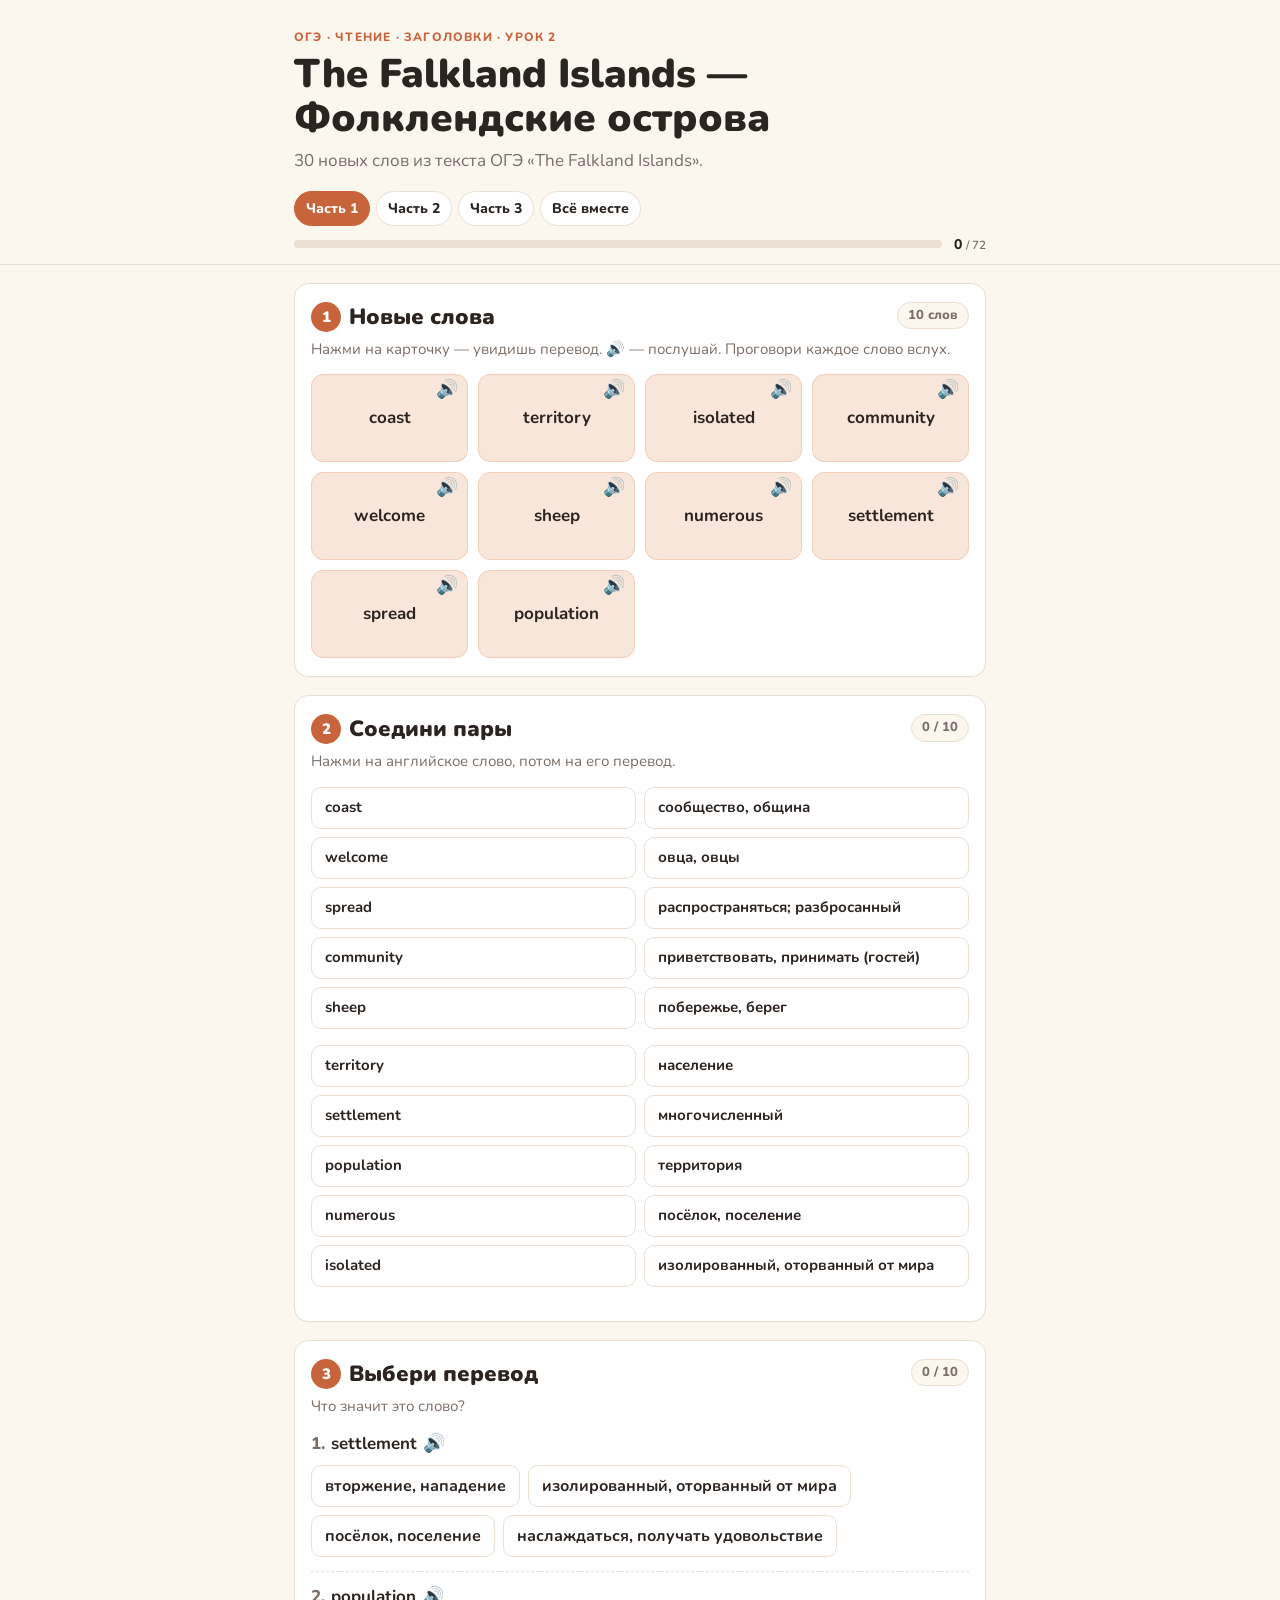
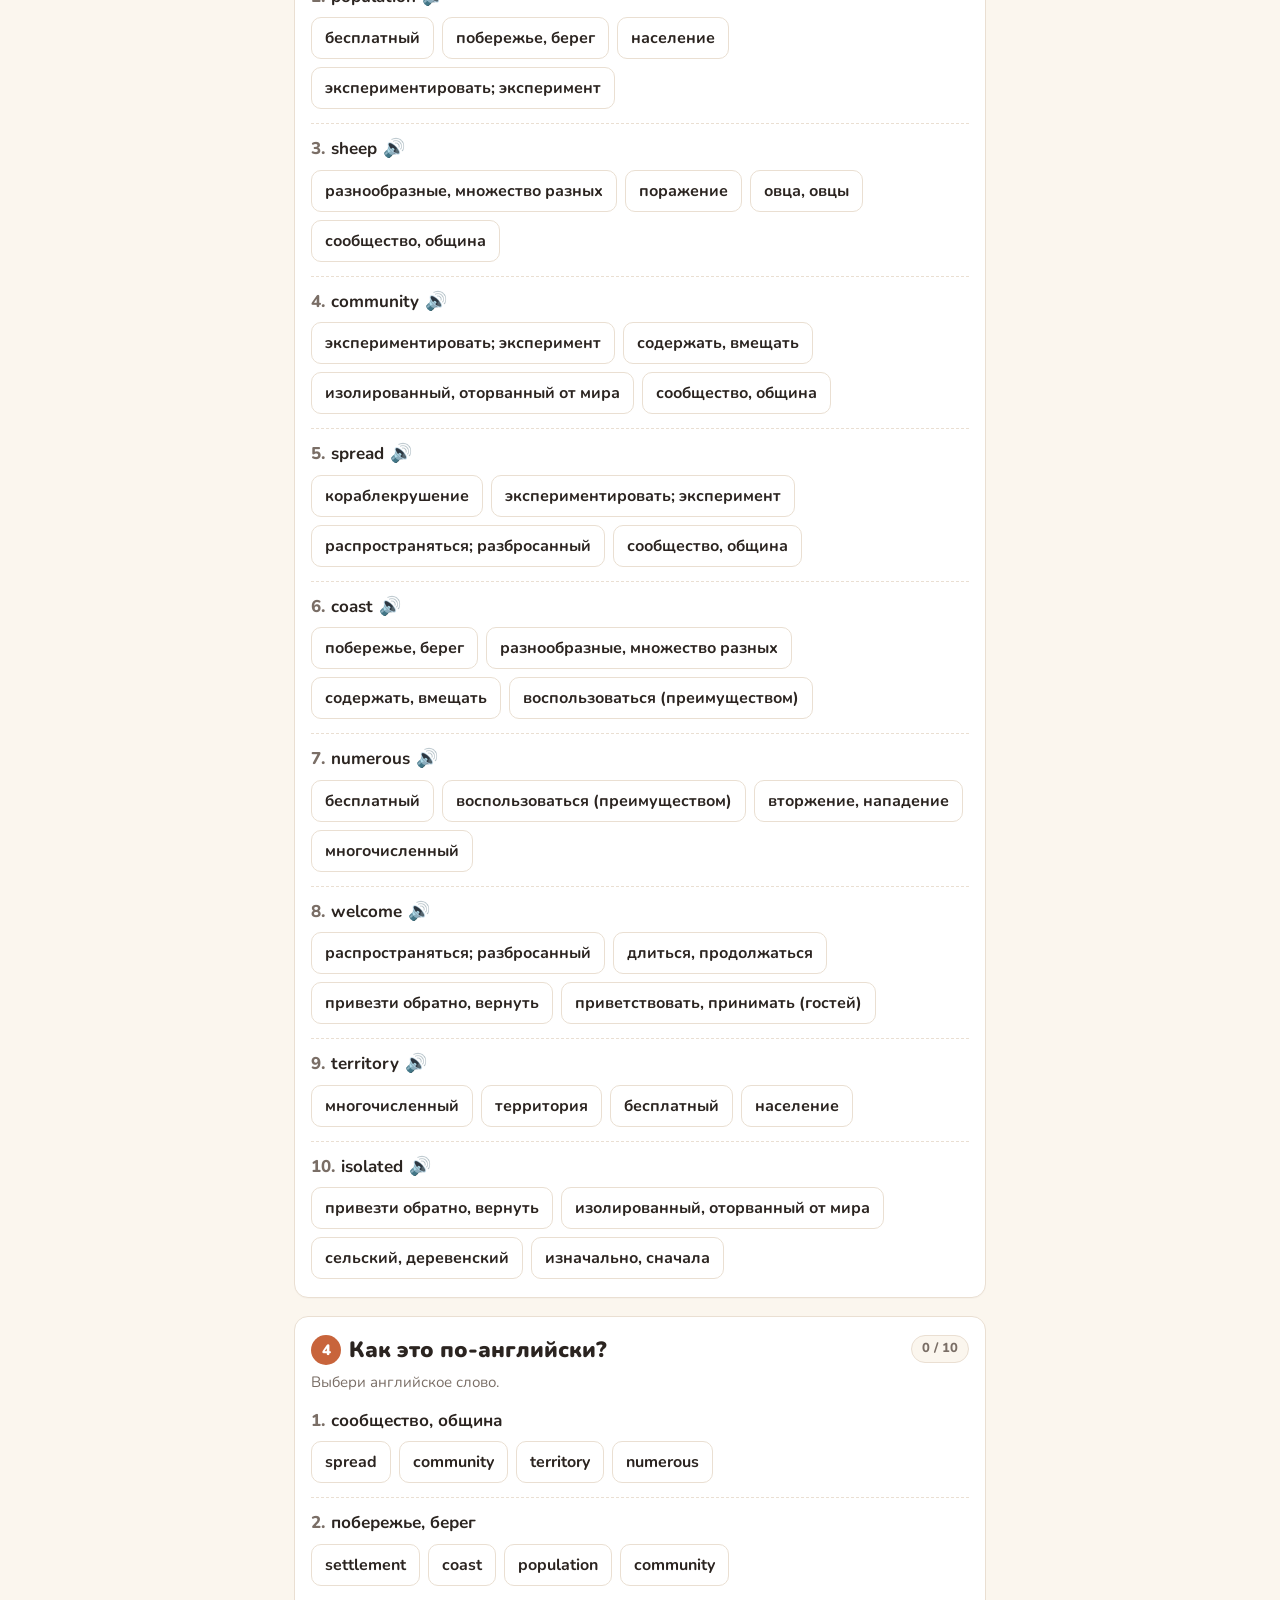
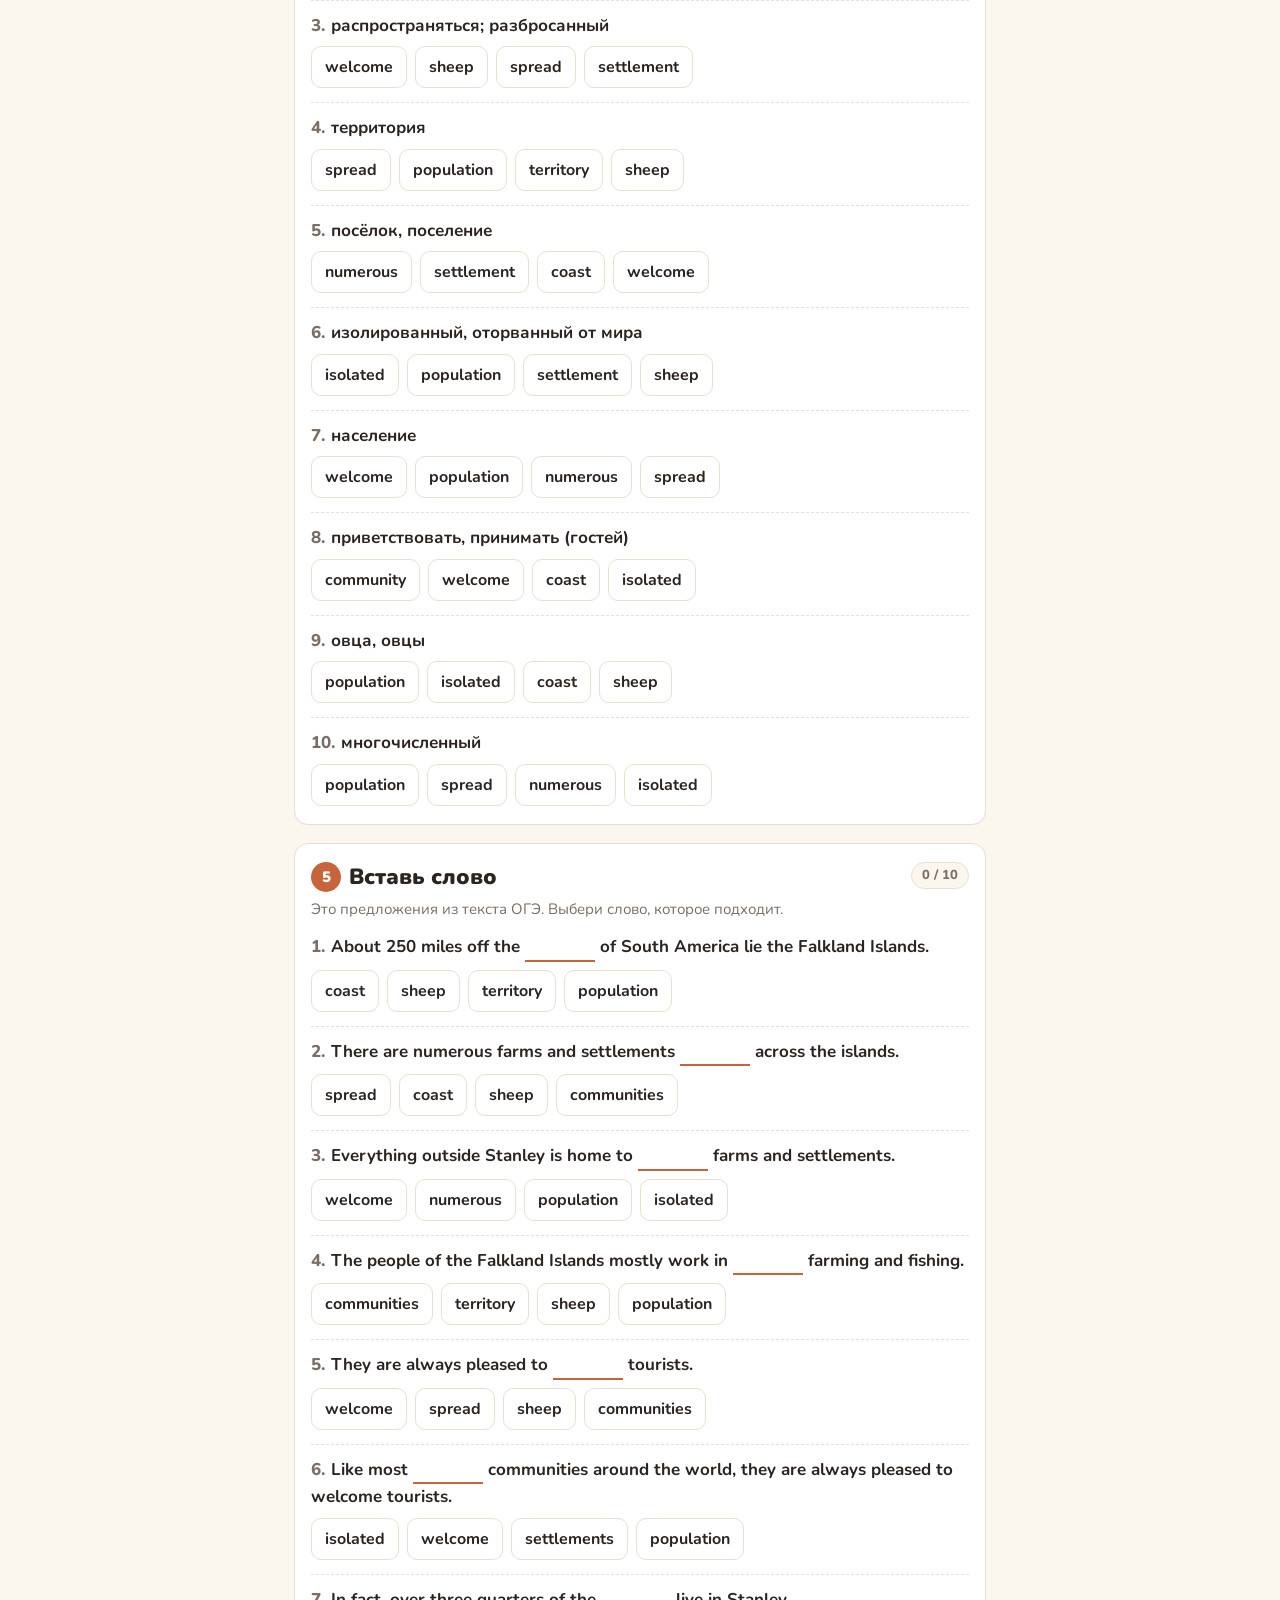
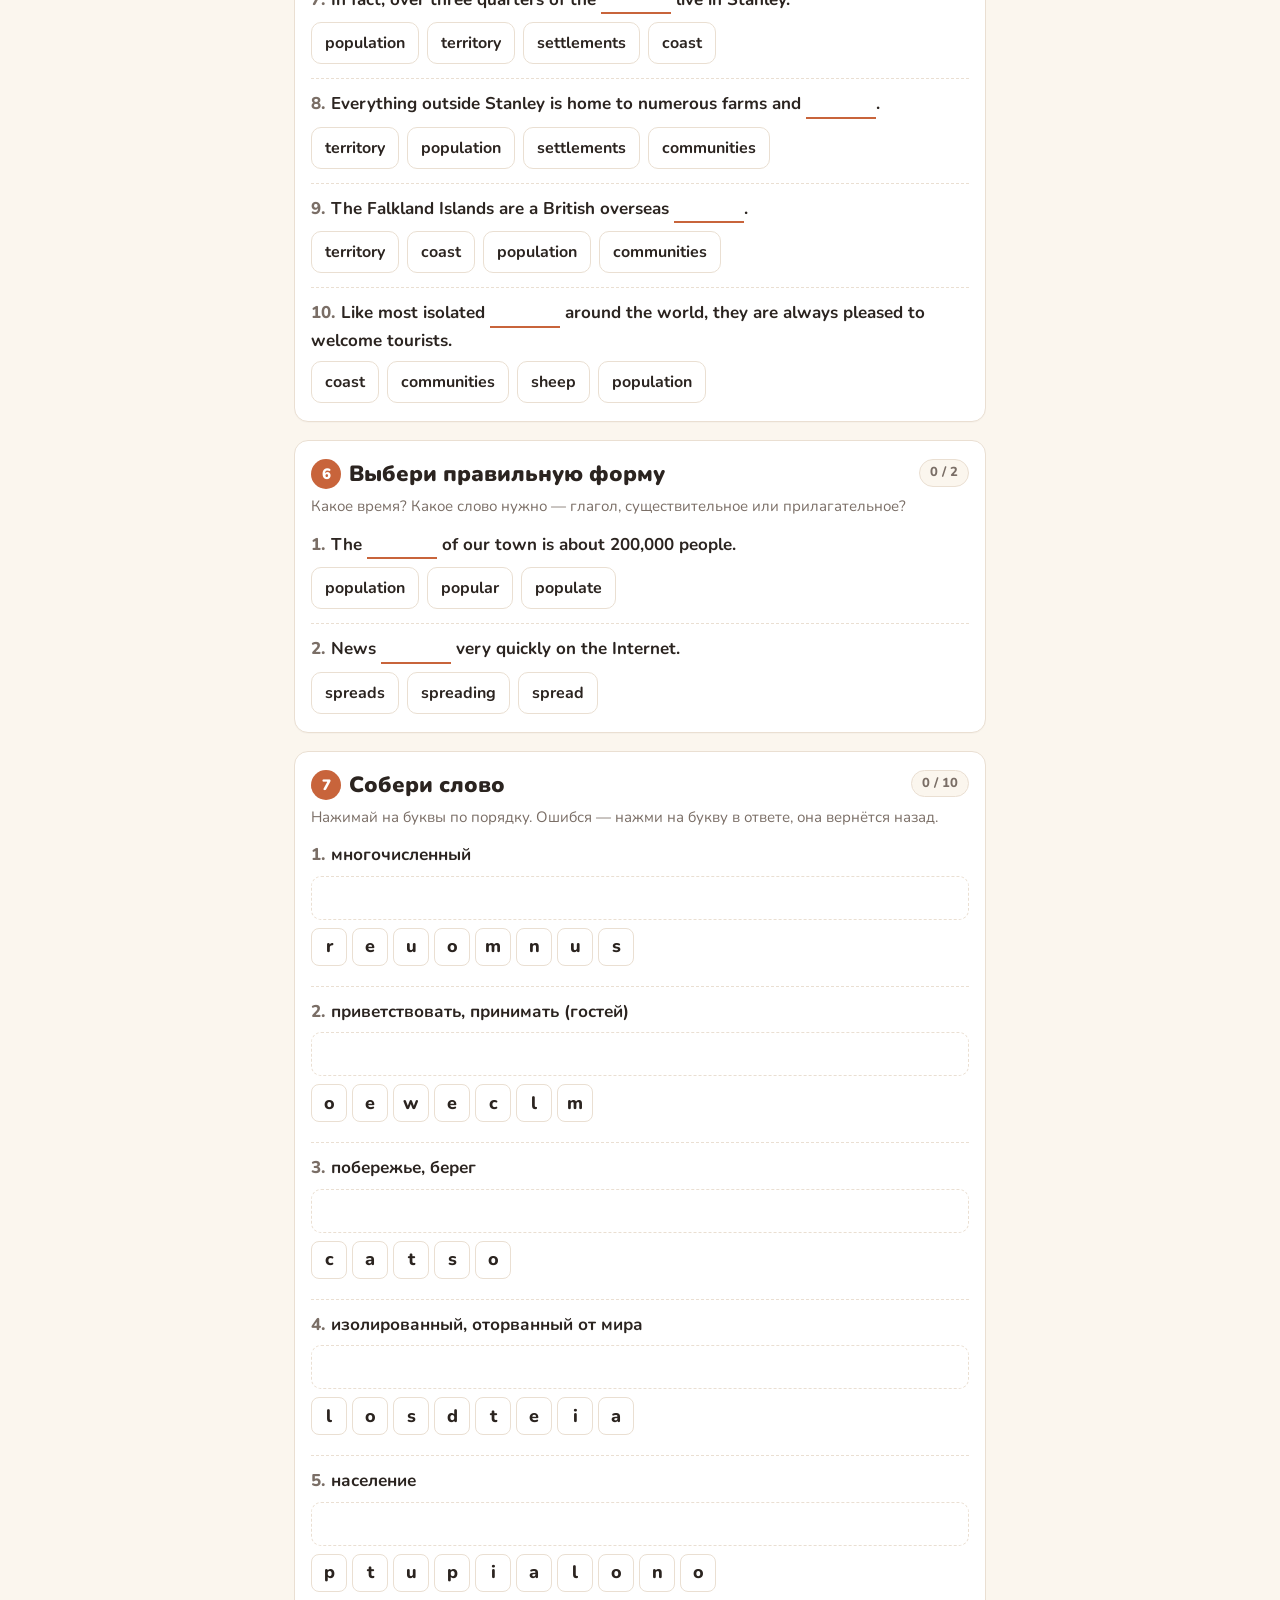
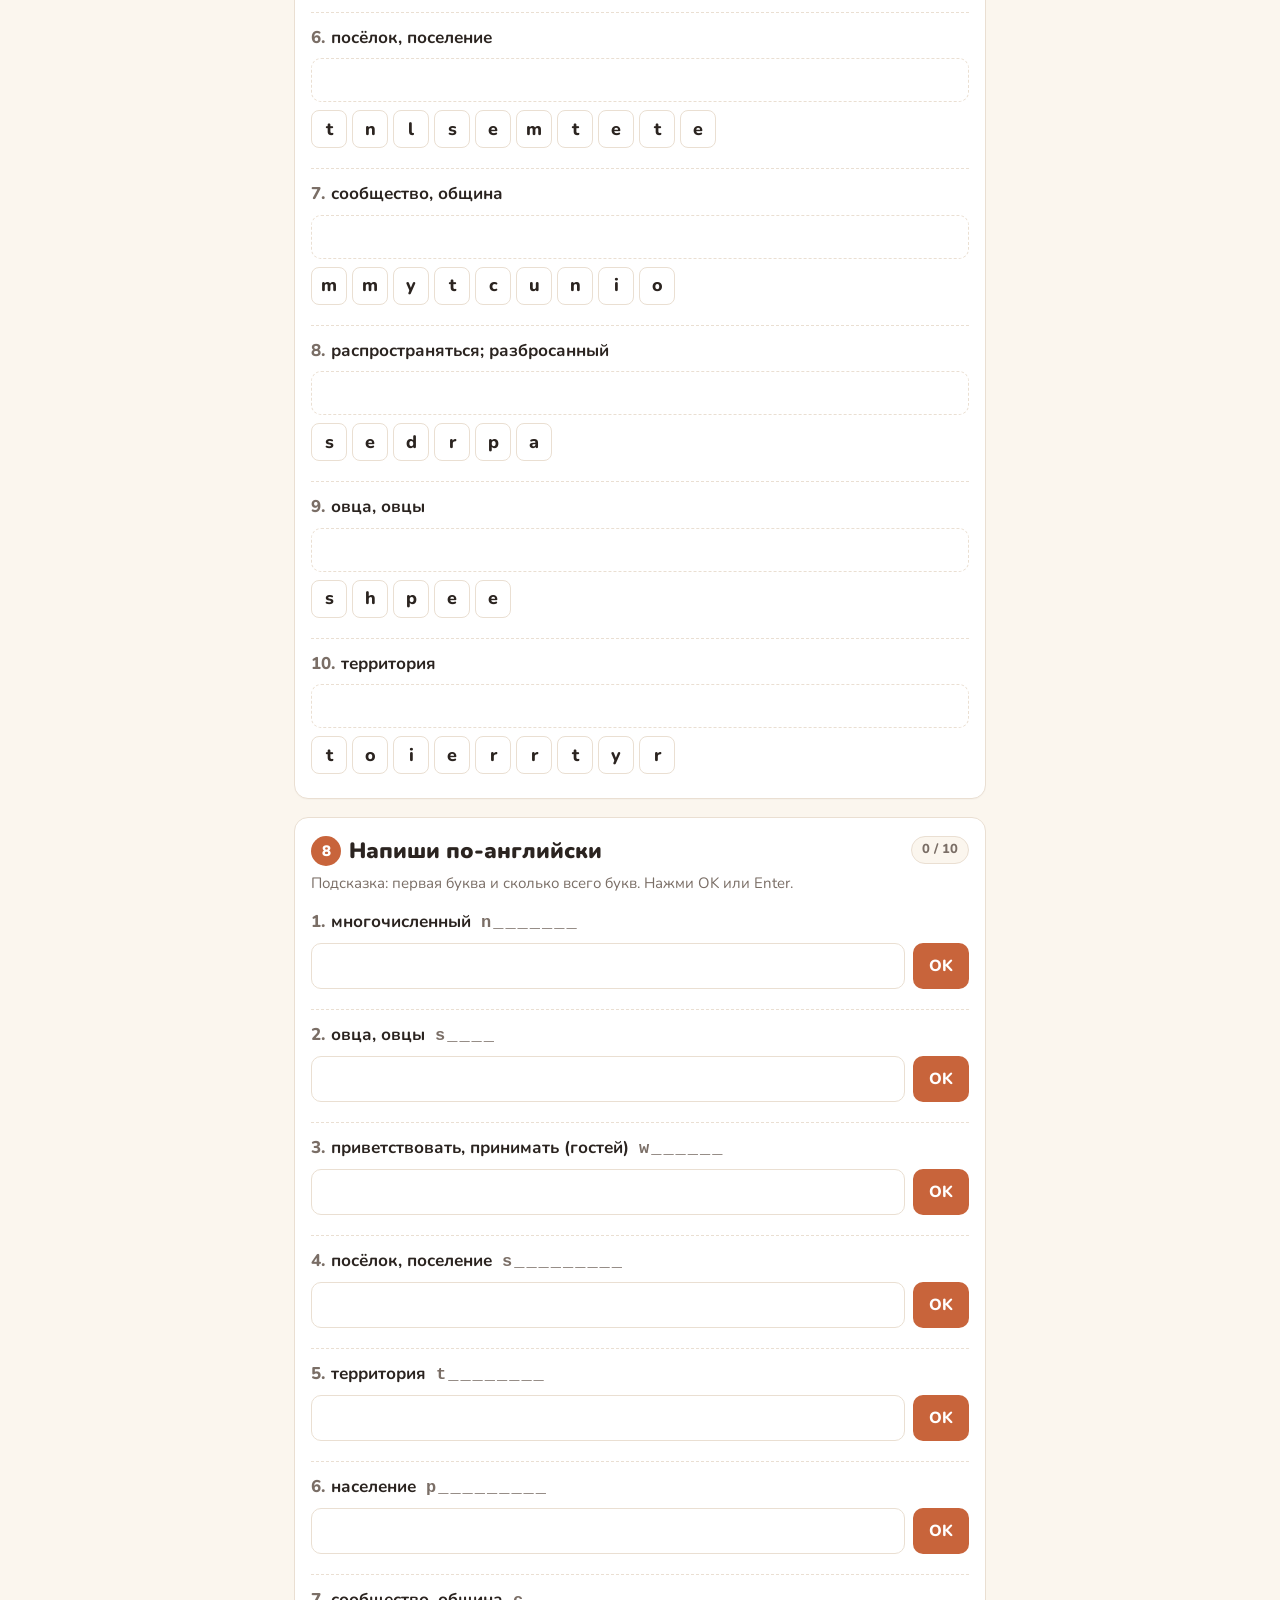
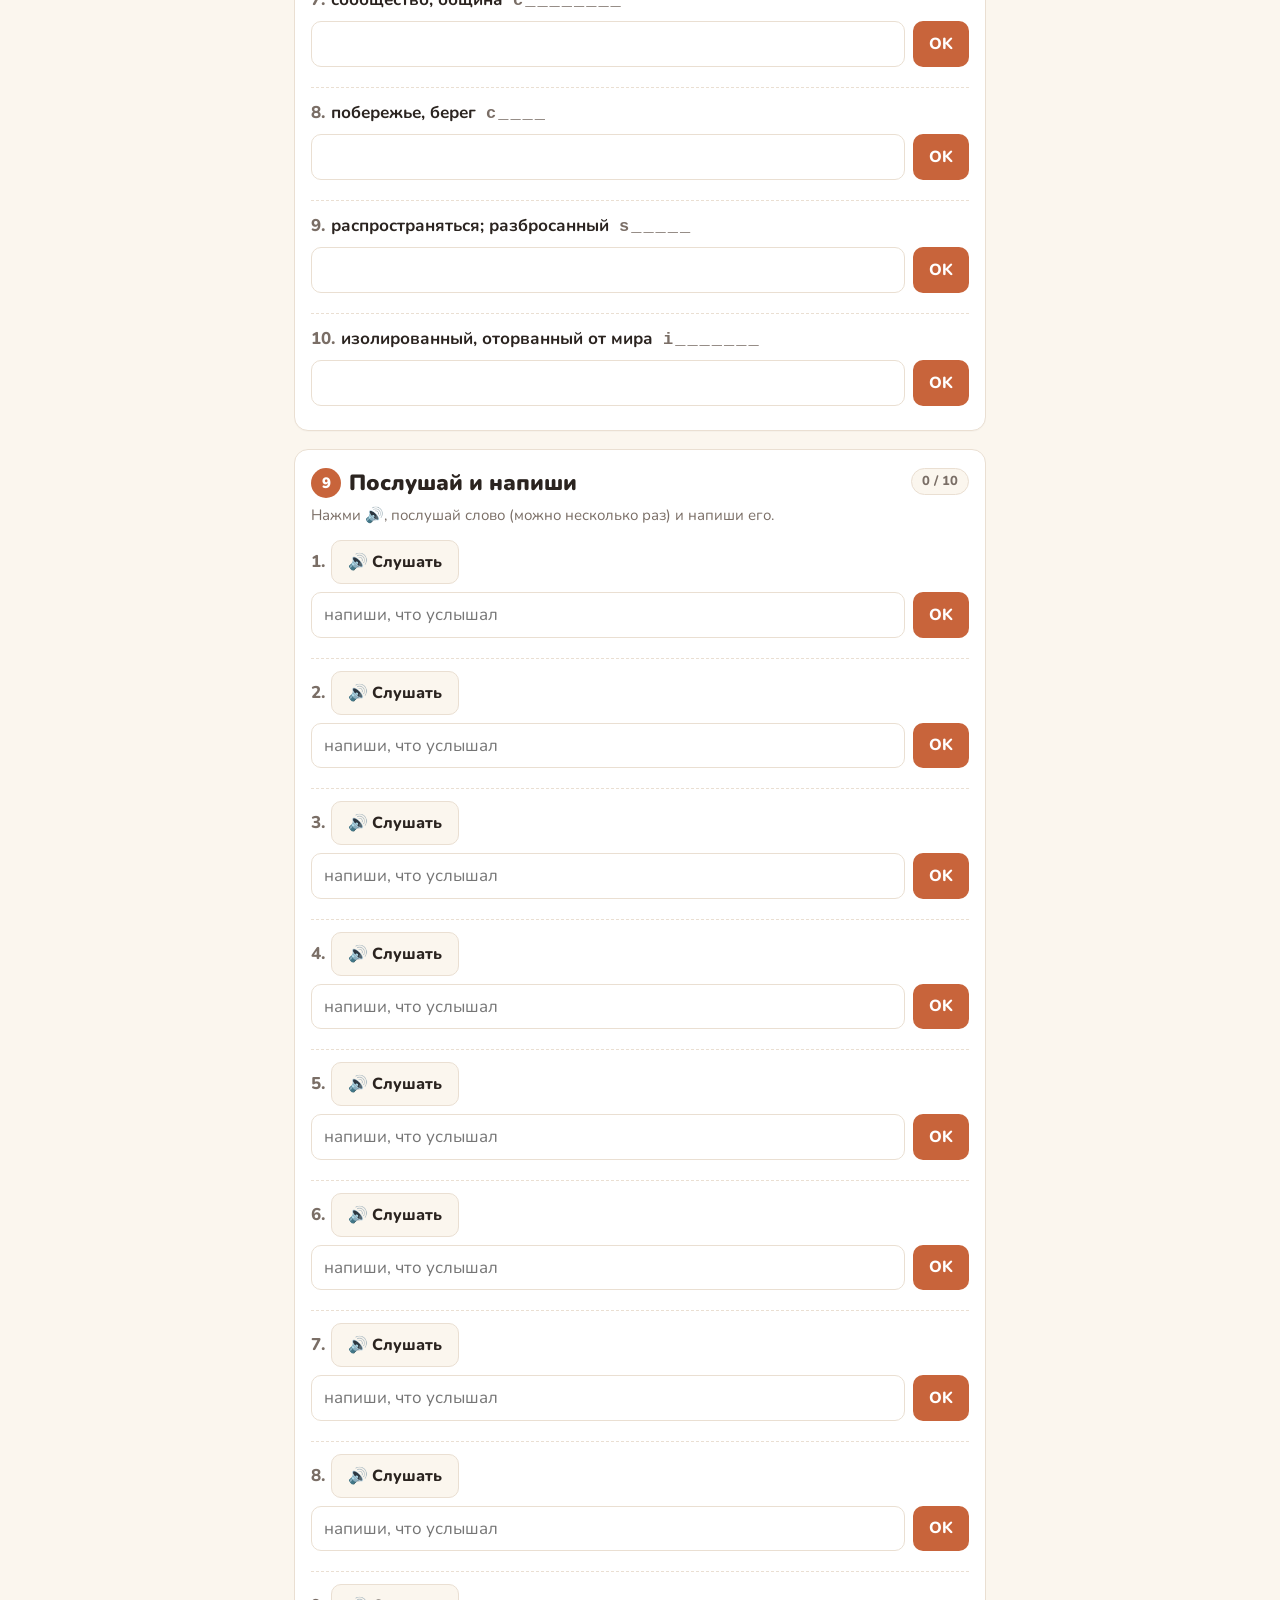
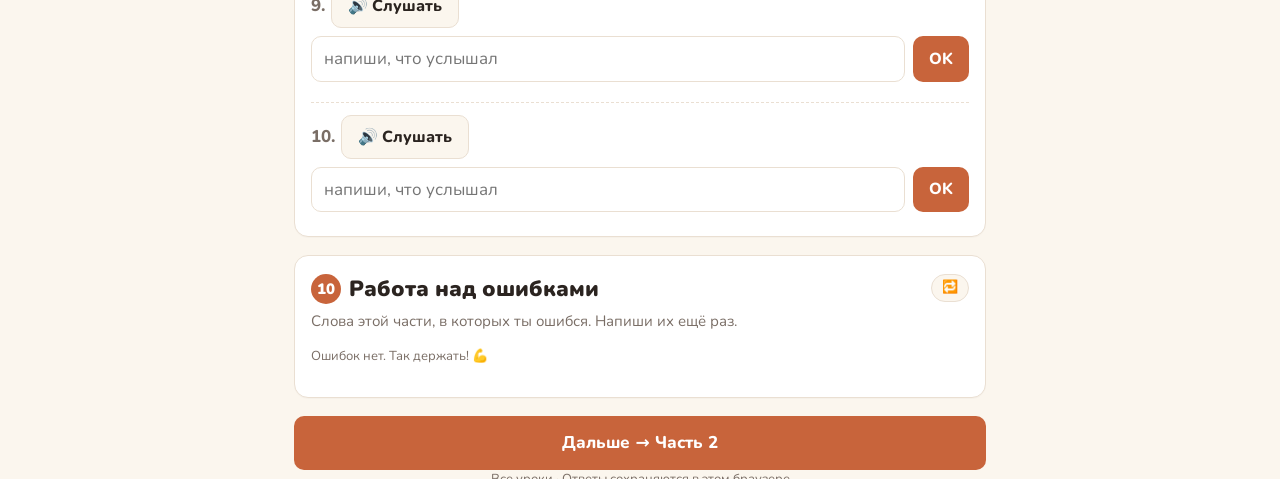
<file: h02.html>
<!DOCTYPE html>
<html lang="ru"><head><meta charset="utf-8">
<meta name="viewport" content="width=device-width,initial-scale=1,viewport-fit=cover">
<title>Урок 2 · The Falkland Islands · Давид · ОГЭ</title>
<link rel="preconnect" href="https://fonts.googleapis.com"><link rel="preconnect" href="https://fonts.gstatic.com" crossorigin>
<link rel="stylesheet" href="https://fonts.googleapis.com/css2?family=Nunito:wght@400;600;700;800;900&display=swap">
<style>:root{
  --paper:#FBF6EE;--card:#FFFFFF;--ink:#2B2420;--muted:#7A6E66;--line:#EADFD2;
  --accent:#C8643B;--accent-soft:#F8E6DA;--teal:#2F6F6A;--teal-soft:#E1EFEC;
  --ok:#2E8B57;--ok-soft:#E0F2E7;--bad:#C0392B;--bad-soft:#FBE3DF;--mark:#FFE7A8;
  --r:14px;
  --font-display:"Nunito","Segoe UI",system-ui,-apple-system,sans-serif;
  --font-body:"Nunito","Segoe UI",system-ui,-apple-system,sans-serif;
}
*{box-sizing:border-box}
html{scroll-behavior:smooth;-webkit-text-size-adjust:100%}
body{margin:0;background:var(--paper);color:var(--ink);font-family:var(--font-body);font-size:17px;line-height:1.5}
.wrap{max-width:720px;margin:0 auto;padding:0 14px}
button{font:inherit;color:inherit;cursor:pointer}

/* hero */
.hero{padding-top:28px;padding-bottom:8px}
.eyebrow{font-size:12px;letter-spacing:.1em;text-transform:uppercase;color:var(--accent);font-weight:800;margin:0 0 6px}
h1{font-family:var(--font-display);font-weight:900;font-size:clamp(28px,7vw,40px);line-height:1.1;margin:0 0 8px}
.sub{margin:0;color:var(--muted)}

/* sticky progress */
.bar{position:sticky;top:0;z-index:20;background:rgba(251,246,238,.94);backdrop-filter:blur(6px);-webkit-backdrop-filter:blur(6px);border-bottom:1px solid var(--line)}
.bar .wrap{display:flex;align-items:center;gap:12px;padding-top:9px;padding-bottom:9px}
.track{flex:1;height:8px;background:var(--line);border-radius:99px;overflow:hidden}
.fill{height:100%;width:0;background:linear-gradient(90deg,var(--accent),#E39B5B);transition:width .4s}
.count{font-size:14px;font-weight:800;white-space:nowrap;font-variant-numeric:tabular-nums}
.count small{color:var(--muted);font-weight:600}

main{padding:6px 0 80px}
section.ex,a.ex{background:var(--card);border:1px solid var(--line);border-radius:var(--r);padding:18px 16px;margin-top:18px;box-shadow:0 1px 0 rgba(0,0,0,.02)}
.ex-head{display:flex;justify-content:space-between;align-items:flex-start;gap:10px}
h2{font-family:var(--font-display);font-weight:900;font-size:22px;line-height:1.2;margin:0}
h2 .n{display:inline-flex;align-items:center;justify-content:center;width:30px;height:30px;border-radius:50%;background:var(--accent);color:#fff;font-size:15px;margin-right:8px;vertical-align:2px}
.pill{flex:none;font-size:13px;font-weight:800;padding:3px 10px;border-radius:99px;background:var(--paper);border:1px solid var(--line);color:var(--muted);font-variant-numeric:tabular-nums}
.pill.done{background:var(--ok-soft);border-color:var(--ok);color:var(--ok)}
.instr{color:var(--muted);margin:6px 0 14px;font-size:15px}

/* flashcards */
.cards{display:grid;grid-template-columns:repeat(auto-fill,minmax(150px,1fr));gap:10px}
.fc{perspective:900px;height:112px;border:0;padding:0;background:none}
.fc-in{position:relative;width:100%;height:100%;transition:transform .45s;transform-style:preserve-3d}
.fc.flip .fc-in{transform:rotateY(180deg)}
.fc-f,.fc-b{position:absolute;inset:0;border-radius:12px;display:flex;flex-direction:column;align-items:center;justify-content:center;padding:8px;text-align:center;backface-visibility:hidden;-webkit-backface-visibility:hidden}
.fc-f{background:var(--accent-soft);border:1px solid #EFCDB8}
.fc-f b{font-size:17px;line-height:1.2}
.fc-f small{color:var(--muted);font-size:12px;margin-top:4px}
.fc-b{background:var(--teal-soft);border:1px solid #BFDCD7;transform:rotateY(180deg);font-size:15px;font-weight:700;color:var(--teal)}
.say{border:0;background:none;font-size:18px;padding:2px 6px;line-height:1}
.fc .say{position:absolute;top:4px;right:4px}

/* items */
.items{display:flex;flex-direction:column;gap:14px}
.it{border-top:1px dashed var(--line);padding-top:12px}
.it:first-child{border-top:0;padding-top:0}
.q{margin:0 0 8px;font-weight:700}
.q .k{color:var(--muted);font-weight:800;margin-right:6px;font-variant-numeric:tabular-nums}
.q .gap{display:inline-block;min-width:70px;border-bottom:2px solid var(--accent);text-align:center;color:var(--accent)}
.opts{display:flex;flex-wrap:wrap;gap:8px}
.opt{border:1.5px solid var(--line);background:#fff;border-radius:10px;padding:8px 13px;font-size:16px;font-weight:700;min-height:42px;text-align:left}
.opt:active{transform:scale(.98)}
.opt.ok{background:var(--ok-soft);border-color:var(--ok);color:var(--ok)}
.opt.bad{background:var(--bad-soft);border-color:var(--bad);color:var(--bad);text-decoration:line-through}
.opt[disabled]{cursor:default}
.locked .opt:not(.ok):not(.bad){opacity:.45}

/* match */
.mgroup{display:grid;grid-template-columns:1fr 1fr;gap:8px;margin-bottom:16px}
.mgroup .opt{width:100%;font-size:15px}
.mgroup .opt.sel{border-color:var(--accent);background:var(--accent-soft)}
.mgroup .opt.gone{background:var(--ok-soft);border-color:var(--ok);color:var(--ok);opacity:.6}
.mgroup .opt.shake{animation:sh .35s}
@keyframes sh{25%{transform:translateX(-5px)}75%{transform:translateX(5px)}}

/* typing */
.row{display:flex;gap:8px}
.inp{flex:1;min-width:0;font:inherit;font-size:17px;padding:9px 12px;border:1.5px solid var(--line);border-radius:10px;background:#fff;outline:none}
.inp:focus{border-color:var(--accent)}
.inp.ok{border-color:var(--ok);background:var(--ok-soft);color:var(--ok);font-weight:700}
.inp.bad{border-color:var(--bad);background:var(--bad-soft);color:var(--bad)}
.btn{border:0;background:var(--accent);color:#fff;border-radius:10px;padding:9px 16px;font-weight:800;font-size:16px}
.btn.ghost{background:var(--paper);color:var(--ink);border:1.5px solid var(--line)}
.btn.teal{background:var(--teal)}
.fb{font-size:14.5px;margin-top:6px;font-weight:700}
.fb.ok{color:var(--ok)}.fb.bad{color:var(--bad)}
.fb .right{color:var(--ink);background:var(--mark);padding:0 4px;border-radius:4px}

/* scramble */
.slots{min-height:44px;display:flex;flex-wrap:wrap;gap:5px;padding:6px;border:1.5px dashed var(--line);border-radius:10px;margin-bottom:8px}
.tile{border:1.5px solid var(--line);background:#fff;border-radius:8px;min-width:36px;height:38px;font-weight:800;font-size:18px;text-transform:lowercase}
.tile.used{visibility:hidden}
.slots .tile{background:var(--accent-soft);border-color:#EFCDB8}

/* reading */
.text p{margin:0 0 12px}
.text .lbl{display:inline-flex;width:26px;height:26px;border-radius:7px;background:var(--teal);color:#fff;font-weight:900;font-size:14px;align-items:center;justify-content:center;margin-right:6px}
.w{background:var(--mark);border-radius:4px;padding:0 2px;cursor:pointer;border-bottom:2px solid #E8C35A}
.tip{position:fixed;z-index:50;background:var(--ink);color:#fff;padding:7px 11px;border-radius:9px;font-size:15px;font-weight:700;max-width:260px;pointer-events:none;box-shadow:0 6px 20px rgba(0,0,0,.2)}
.qs{margin:0 0 14px;padding-left:22px}
.qs li{margin-bottom:4px}
.task-row{display:flex;align-items:center;gap:10px;margin-bottom:8px}
.task-row .lbl{flex:none}
.task-row select{flex:1;font:inherit;font-size:16px;padding:8px;border:1.5px solid var(--line);border-radius:10px;background:#fff}
.task-row select.ok{border-color:var(--ok);background:var(--ok-soft)}
.task-row select.bad{border-color:var(--bad);background:var(--bad-soft)}
.stmt{margin-bottom:12px}
.stmt p{margin:0 0 6px;font-weight:700}

/* hard words + final */
.hard{display:flex;flex-wrap:wrap;gap:6px;margin-bottom:12px}
.hard span{background:var(--bad-soft);color:var(--bad);border-radius:99px;padding:4px 10px;font-weight:700;font-size:14px}
.big{font-size:44px;font-weight:900;font-family:var(--font-display);line-height:1;margin:6px 0}
.actions{display:flex;flex-wrap:wrap;gap:8px;margin-top:12px}
.note{font-size:13px;color:var(--muted);margin-top:10px}
footer{color:var(--muted);font-size:13px;text-align:center;padding:24px 0 40px}
.task-row .lbl{display:inline-flex;width:30px;height:30px;border-radius:8px;background:var(--teal);color:#fff;font-weight:900;align-items:center;justify-content:center}
.task-row select{min-width:0;width:100%;text-overflow:ellipsis}
.fc{height:88px}
.bar .wrap{flex-direction:column;align-items:stretch;gap:8px}
.tabs{display:flex;gap:6px;overflow-x:auto;scrollbar-width:none}
.tabs::-webkit-scrollbar{display:none}
.tab{flex:none;border:1.5px solid var(--line);background:#fff;border-radius:99px;padding:6px 14px;font-weight:800;font-size:15px}
.tab.on{background:var(--accent);border-color:var(--accent);color:#fff}
.tab.done:not(.on){border-color:var(--ok);color:var(--ok)}
.tab small{font-weight:900}
.prog{display:flex;align-items:center;gap:12px}
.hint{color:var(--muted);font-family:ui-monospace,Menlo,monospace;letter-spacing:2px;font-weight:600}
.rule{font-size:13.5px;color:var(--teal);font-weight:700;margin-top:3px}
.intro{margin:18px 0 0;padding:12px 14px;background:var(--teal-soft);border-radius:12px;color:var(--teal);font-weight:700;font-size:15px}
.next{display:block;width:100%;margin-top:18px;padding:14px;font-size:17px}
.mcol{display:flex;flex-direction:column;gap:8px}
.ttl{margin:0 0 10px;text-align:center;font-size:20px}
.tiles{gap:5px}
.slots .tile{display:inline-flex;align-items:center;justify-content:center}
.tab{padding:6px 11px;font-size:14px}
</style></head><body>
<header class="hero wrap"><p class="eyebrow">ОГЭ · Чтение · Заголовки · Урок 2</p><h1>The Falkland Islands — Фолклендские острова</h1><p class="sub">30 новых слов из текста ОГЭ «The Falkland Islands».</p></header>
<div class="bar"><div class="wrap"><nav class="tabs" id="tabs"></nav><div class="prog"><div class="track"><div class="fill" id="fill"></div></div><span class="count" id="cnt"></span></div></div></div>
<main class="wrap" id="main"></main>
<footer class="wrap"><a href="./" style="color:inherit">Все уроки</a> · Ответы сохраняются в этом браузере</footer>
<script>
const L = {
  id: "h02", short: "Урок 2 · The Falkland Islands",
  eyebrow: "ОГЭ · Чтение · Заголовки · Урок 2",
  title: "The Falkland Islands — Фолклендские острова",
  sub: "30 новых слов из текста ОГЭ «The Falkland Islands».",
  words: [
    { id: "coast", en: "coast", ru: "побережье, берег", pos: "n", gap: "About 250 miles off the ___ of South America lie the Falkland Islands.", ans: "coast" },
    { id: "territory", en: "territory", ru: "территория", pos: "n", gap: "The Falkland Islands are a British overseas ___.", ans: "territory" },
    { id: "isolated", en: "isolated", ru: "изолированный, оторванный от мира", pos: "adj", gap: "Like most ___ communities around the world, they are always pleased to welcome tourists.", ans: "isolated" },
    { id: "community", en: "community", ru: "сообщество, община", pos: "n", hl: ["communities"], gap: "Like most isolated ___ around the world, they are always pleased to welcome tourists.", ans: "communities" },
    { id: "welcome", en: "welcome", ru: "приветствовать, принимать (гостей)", pos: "v", gap: "They are always pleased to ___ tourists.", ans: "welcome" },
    { id: "sheep", en: "sheep", ru: "овца, овцы", pos: "n", gap: "The people of the Falkland Islands mostly work in ___ farming and fishing.", ans: "sheep" },
    { id: "numerous", en: "numerous", ru: "многочисленный", pos: "adj", gap: "Everything outside Stanley is home to ___ farms and settlements.", ans: "numerous" },
    { id: "settlement", en: "settlement", ru: "посёлок, поселение", pos: "n", hl: ["settlements"], gap: "Everything outside Stanley is home to numerous farms and ___.", ans: "settlements" },
    { id: "spread", en: "spread", ru: "распространяться; разбросанный", pos: "v", gap: "There are numerous farms and settlements ___ across the islands.", ans: "spread" },
    { id: "population", en: "population", ru: "население", pos: "n", gap: "In fact, over three quarters of the ___ live in Stanley.", ans: "population" },
    { id: "provide", en: "provide", ru: "обеспечивать, предоставлять", pos: "v", hl: ["provides"], gap: "Stanley ___ a variety of supermarkets, excellent restaurants and hotels.", ans: "provides" },
    { id: "variety", en: "a variety of", ru: "разнообразные, множество разных", pos: "ph", gap: "Stanley provides ___ supermarkets, excellent restaurants and hotels.", ans: "a variety of" },
    { id: "contain", en: "contain", ru: "содержать, вмещать", pos: "v", hl: ["contains"], gap: "The Falkland Islands Museum ___ artifacts from everyday life.", ans: "contains" },
    { id: "shipwreck", en: "shipwreck", ru: "кораблекрушение", pos: "n", hl: ["shipwrecks"], gap: "The museum has a fine collection relating to the islands' ___.", ans: "shipwrecks" },
    { id: "originally", en: "originally", ru: "изначально, сначала", pos: "adv", gap: "The Reclus Hut was ___ made in Stanley, then shipped to Antarctica.", ans: "originally" },
    { id: "bringback", en: "bring back", ru: "привезти обратно, вернуть", pos: "v", hl: ["brought back"], gap: "Forty years later the famous house was ___.", ans: "brought back" },
    { id: "rural", en: "rural", ru: "сельский, деревенский", pos: "adj", gap: "Other ___ pupils are taught by 'travelling' teachers.", ans: "rural" },
    { id: "free", en: "free", ru: "бесплатный", pos: "adj", gap: "Schooling is ___ and compulsory for children between five and sixteen years of age.", ans: "free" },
    { id: "compulsory", en: "compulsory", ru: "обязательный", pos: "adj", gap: "Schooling is free and ___ for children between five and sixteen years of age.", ans: "compulsory" },
    { id: "attend", en: "attend", ru: "посещать (школу, занятия)", pos: "v", gap: "The government pays for older students to ___ colleges, usually in the UK.", ans: "attend" },
    { id: "advantage", en: "take advantage of", ru: "воспользоваться (преимуществом)", pos: "ph", hl: ["taking advantage of"], gap: "The Falkland Islands government is ___ cheap wind power.", ans: "taking advantage of" },
    { id: "invest", en: "invest", ru: "вкладывать (деньги), инвестировать", pos: "v", hl: ["investing"], gap: "Since 1996, the government has been ___ in the development of alternative sources of energy.", ans: "investing" },
    { id: "development", en: "development", ru: "развитие", pos: "n", gap: "The government has been investing in the ___ of alternative sources of energy.", ans: "development" },
    { id: "source", en: "source", ru: "источник", pos: "n", hl: ["sources"], gap: "The government has been investing in alternative ___ of energy.", ans: "sources" },
    { id: "enjoy", en: "enjoy", ru: "наслаждаться, получать удовольствие", pos: "v", gap: "The government can already ___ the results.", ans: "enjoy" },
    { id: "experiment", en: "experiment", ru: "экспериментировать; эксперимент", pos: "v", hl: ["experimented"], gap: "The Islands have ___ with other forms of energy, including solar power.", ans: "experimented" },
    { id: "invasion", en: "invasion", ru: "вторжение, нападение", pos: "n", gap: "It started with the Argentine ___ and occupation of the Falkland Islands.", ans: "invasion" },
    { id: "last", en: "last", ru: "длиться, продолжаться", pos: "v", hl: ["lasted"], gap: "The war ___ 74 days and ended with an Argentine defeat.", ans: "lasted" },
    { id: "defeat", en: "defeat", ru: "поражение", pos: "n", gap: "The war lasted 74 days and ended with an Argentine ___.", ans: "defeat" },
    { id: "giveup", en: "give up", ru: "отказаться от, бросить", pos: "v", hl: ["given up"], gap: "However, Argentina still has not fully ___ its claim to the territory of the islands.", ans: "given up" }
  ],
  forms: [
    { id: "contain", s: "This box ___ old letters and photos.", o: ["contain", "contains", "containing"], a: "contains" },
    { id: "provide", s: "Every day the school ___ free lunches for all pupils.", o: ["provide", "provides", "providing"], a: "provides" },
    { id: "bringback", s: "Last week my parents ___ me a present back from Italy.", o: ["bring", "brought", "bringing"], a: "brought" },
    { id: "giveup", s: "My dad has ___ up smoking!", o: ["give", "gave", "given"], a: "given", ru: "has + третья форма: give – gave – given" },
    { id: "giveup", s: "Last year I ___ up sweets for a month.", o: ["give", "gave", "given"], a: "gave" },
    { id: "last", s: "The film ___ two and a half hours yesterday.", o: ["last", "lasts", "lasted"], a: "lasted" },
    { id: "attend", s: "Do you ___ any clubs after school?", o: ["attend", "attends", "attending"], a: "attend" },
    { id: "population", s: "The ___ of our town is about 200,000 people.", o: ["populate", "population", "popular"], a: "population" },
    { id: "invest", s: "Many countries are ___ money in green energy now.", o: ["invest", "investing", "invested"], a: "investing" },
    { id: "development", s: "Our town is ___ very fast.", o: ["develop", "developing", "development"], a: "developing" },
    { id: "development", s: "The ___ of new technologies is very important.", o: ["develop", "developed", "development"], a: "development" },
    { id: "enjoy", s: "We ___ the concert very much last night.", o: ["enjoy", "enjoyed", "enjoying"], a: "enjoyed" },
    { id: "enjoy", s: "I really enjoy ___ football with my friends.", o: ["play", "playing", "to play"], a: "playing", ru: "Запомни: enjoy + глагол с -ing" },
    { id: "defeat", s: "Our team was ___ 0:3 yesterday.", o: ["defeat", "defeated", "defeating"], a: "defeated" },
    { id: "spread", s: "News ___ very quickly on the Internet.", o: ["spread", "spreads", "spreading"], a: "spreads" },
    { id: "advantage", s: "Let's take ___ of the good weather and go to the beach.", o: ["advantage", "advantages", "advantageous"], a: "advantage" },
    { id: "free", s: "Is the museum ___? — Yes, you don't have to pay.", o: ["free", "freely", "freedom"], a: "free" },
    { id: "experiment", s: "Scientists ___ with new materials every day.", o: ["experiment", "experiments", "experimented"], a: "experiment" }
  ],
  task: {
    type: "headings", extra: 3,
    questions: [
      "What is the capital of the Falkland Islands?",
      "Where can you learn about the islands’ history?",
      "What is the emblem of the Falkland Islands?",
      "What do the local people do for a living?",
      "What energy resources are used on the islands?",
      "What is the educational policy of the Falkland Islands?",
      "What was the result of the conflict between Argentina and the UK?"
    ],
    key: { A: 4, B: 1, C: 2, D: 6, E: 5, F: 7 },
    parts: [
      { l: "A", t: "About 250 miles off the coast of South America lie the Falkland Islands, a British overseas territory. About 3,000 people live on the islands. Like most isolated communities around the world, they are always pleased to welcome tourists. The people of the Falkland Islands mostly work in sheep farming and fishing." },
      { l: "B", t: "Everything outside Stanley, known locally as Camp, is home to numerous farms and settlements spread across the islands. In fact, over three quarters of the population live in Stanley. Although one of the smallest capitals in the world, Stanley provides a variety of supermarkets, excellent restaurants and hotels, a swimming pool, gym and golf course." },
      { l: "C", t: "Open whenever tour ships are in the port, the Falkland Islands Museum contains artifacts from everyday life, natural history samples and a fine collection relating to the islands’ shipwrecks. Outdoor exhibition sites include the Reclus Hut, originally made in Stanley, then shipped to Antarctica and set up there in 1956. Forty years later the famous house was brought back." },
      { l: "D", t: "There are only about 380 children of school age living on the islands. For them, there is a primary and a secondary school in Stanley and three small settlement schools on large farms. Other rural pupils are taught by ‘travelling’ teachers. Schooling is free and compulsory for children between five and sixteen years of age. The government pays for older students to attend colleges, usually in the UK." },
      { l: "E", t: "The Falkland Islands government is taking advantage of cheap wind power. Since 1996, the government has been investing in the development of alternative sources of energy and can already enjoy the results. The Islands have experimented with other forms of energy, including hydro-electric and solar power. However, these forms cannot match the effectiveness of wind power yet." },
      { l: "F", t: "The Falklands War was fought in 1982 between Argentina and the United Kingdom. It started with the Argentine invasion and occupation of the Falkland Islands and South Georgia. The war lasted 74 days and ended with an Argentine defeat. However, Argentina still has not fully given up its claim to the territory of the islands." }
    ]
  }
};

/* ===== David · OGE vocabulary engine. Expects const L = {...} defined before. ===== */
(function () {
const W = L.words, byId = Object.fromEntries(W.map(w => [w.id, w]));
const $ = (t, c, x) => { const e = document.createElement(t); if (c) e.className = c; if (x != null) e.textContent = x; return e; };
const norm = s => (s || "").toLowerCase().replace(/[’‘`]/g, "'").replace(/[.!?,;:]+/g, " ").replace(/\s+/g, " ").trim();

/* seeded random, so the page looks the same after reload */
let seed = [...L.id].reduce((a, c) => (a * 31 + c.charCodeAt(0)) >>> 0, 7);
const rnd = () => { seed |= 0; seed = seed + 0x6D2B79F5 | 0; let t = Math.imul(seed ^ seed >>> 15, 1 | seed); t = t + Math.imul(t ^ t >>> 7, 61 | t) ^ t; return ((t ^ t >>> 14) >>> 0) / 4294967296; };
const shuffle = a => { a = [...a]; for (let i = a.length - 1; i > 0; i--) { const j = Math.floor(rnd() * (i + 1)); [a[i], a[j]] = [a[j], a[i]]; } return a; };
const pick = (pool, n, not) => shuffle(pool.filter(x => !not.includes(x))).slice(0, n);

/* saved state */
const KEY = "david-oge-" + L.id;
let S = {}; try { S = JSON.parse(localStorage.getItem(KEY) || "{}") || {}; } catch (e) { S = {}; }
const save = () => { try { localStorage.setItem(KEY, JSON.stringify(S)); } catch (e) {} };
function mark(key, wid, ok, v) { if (S[key]) return; S[key] = { w: wid, ok: ok, v: v }; save(); upd(); }

/* speech */
let voice = null;
function pickVoice() { const vs = speechSynthesis.getVoices(); voice = vs.find(v => /en[-_]GB/i.test(v.lang)) || vs.find(v => /^en/i.test(v.lang)) || null; }
if ("speechSynthesis" in window) { pickVoice(); speechSynthesis.onvoiceschanged = pickVoice; }
function say(text) { if (!("speechSynthesis" in window)) return; speechSynthesis.cancel(); const u = new SpeechSynthesisUtterance(text); u.lang = "en-GB"; if (voice) u.voice = voice; u.rate = .85; speechSynthesis.speak(u); }
const sayBtn = text => { const b = $("button", "say", "🔊"); b.type = "button"; b.setAttribute("aria-label", "Послушать"); b.onclick = e => { e.stopPropagation(); say(text); }; return b; };

/* ===== layout: tabs ===== */
const main = document.getElementById("main");
const tabsNav = document.getElementById("tabs");
const TABS = [];
let CUR = null, secN = 0;
function newTab(label, title) {
  const btn = $("button", "tab", label); btn.type = "button"; const cnt = $("small"); btn.append(cnt); tabsNav.append(btn);
  const pane = $("div", "pane"); pane.hidden = true; main.append(pane);
  const t = { btn, cnt, pane, keys: [], sections: [], title }; TABS.push(t);
  btn.onclick = () => showTab(TABS.indexOf(t), true); CUR = t; secN = 0; return t;
}
function showTab(i, scroll) {
  TABS.forEach((t, j) => { t.pane.hidden = j !== i; t.btn.classList.toggle("on", j === i); });
  try { localStorage.setItem(KEY + "-tab", i); } catch (e) {}
  if (scroll) window.scrollTo({ top: document.querySelector(".bar").offsetTop, behavior: "smooth" });
  upd();
}
function section(title, instr) {
  const s = $("section", "ex"); const h = $("div", "ex-head"); const h2 = $("h2");
  h2.append($("span", "n", ++secN), title); const pill = $("span", "pill"); h.append(h2, pill); s.append(h);
  if (instr) s.append($("p", "instr", instr));
  CUR.pane.append(s); const rec = { s, pill, keys: [], tab: CUR, id: "t" + TABS.length + "s" + secN }; CUR.sections.push(rec); return rec;
}
function regKey(rec, i) { const key = rec.id + "-" + i; rec.keys.push(key); rec.tab.keys.push(key); return key; }

/* MCQ item */
function fillGap(q, ans) { const g = q.querySelector(".gap"); if (g) g.textContent = ans; }
function qLine(k, html) { const p = $("p", "q"); p.append($("span", "k", k + ".")); const t = $("span"); t.innerHTML = html; p.append(t); return p; }
const esc = s => String(s).replace(/[&<>"]/g, c => ({ "&": "&amp;", "<": "&lt;", ">": "&gt;", '"': "&quot;" }[c]));
const gapHtml = s => esc(s).replace("___", '<span class="gap">&nbsp;</span>');
function mcq(rec, i, wid, qNode, options, answer) {
  const key = regKey(rec, i);
  const it = $("div", "it"); it.append(qNode); const box = $("div", "opts"); it.append(box);
  const btns = options.map(o => { const b = $("button", "opt", o); b.type = "button"; box.append(b); return b; });
  const lock = chosen => { box.classList.add("locked"); btns.forEach(b => { b.disabled = true; if (b.textContent === answer) b.classList.add("ok"); else if (b.textContent === chosen) b.classList.add("bad"); }); fillGap(qNode, answer); };
  btns.forEach(b => b.onclick = () => { const ok = b.textContent === answer; mark(key, wid, ok, b.textContent); lock(b.textContent); if (rec.speak) say(answer); });
  if (S[key]) lock(S[key].v);
  return it;
}
/* typing item */
const hint = en => en.split(" ").map(p => p[0] + "_".repeat(Math.max(0, p.length - 1))).join("  ");
const hintHtml = w => esc(w.ru) + ' &nbsp;<span class="hint">' + esc(hint(w.en)) + "</span>";
function typing(rec, i, wid, qNode, answers, opts = {}) {
  const key = regKey(rec, i);
  const it = $("div", "it"); it.append(qNode);
  const row = $("div", "row"); const inp = $("input", "inp"); inp.type = "text"; inp.autocomplete = "off"; inp.autocapitalize = "off"; inp.spellcheck = false; inp.setAttribute("autocorrect", "off");
  if (opts.ph) inp.placeholder = opts.ph;
  const b = $("button", "btn", "OK"); b.type = "button"; row.append(inp, b); it.append(row);
  const fb = $("div", "fb"); it.append(fb);
  const lock = (v, ok) => { inp.value = v; inp.disabled = true; b.style.display = "none"; inp.classList.add(ok ? "ok" : "bad");
    fb.className = "fb " + (ok ? "ok" : "bad"); fb.innerHTML = ok ? "Верно! " : 'Правильно: <span class="right">' + esc(answers[0]) + "</span> "; fb.append(sayBtn(answers[0])); };
  const check = () => { const v = inp.value.trim(); if (!v) return; const ok = answers.some(a => norm(a) === norm(v)); mark(key, wid, ok, v); lock(v, ok); say(answers[0]); };
  b.onclick = check; inp.onkeydown = e => { if (e.key === "Enter") check(); };
  if (S[key]) lock(S[key].v, S[key].ok);
  return it;
}
const answersOf = w => [w.en, ...(w.alt || [])];

/* ===== exercise builders ===== */
function exCards(ws) {
  const r = section("Новые слова", "Нажми на карточку — увидишь перевод. 🔊 — послушай. Проговори каждое слово вслух.");
  const g = $("div", "cards");
  ws.forEach(w => { const c = $("button", "fc"); c.type = "button"; const inn = $("div", "fc-in"); const f = $("div", "fc-f"); f.append($("b", null, w.en));
    inn.append(f, $("div", "fc-b", w.ru)); c.append(inn, sayBtn(w.en)); c.onclick = () => { c.classList.toggle("flip"); if (c.classList.contains("flip")) say(w.en); }; g.append(c); });
  r.s.append(g); r.pill.textContent = ws.length + " слов"; r.static = true;
}
function exMatch(ws) {
  const r = section("Соедини пары", "Нажми на английское слово, потом на его перевод.");
  const sh = shuffle(ws); const groups = []; for (let i = 0; i < sh.length; i += 5) groups.push(sh.slice(i, i + 5));
  if (groups.length > 1 && groups[groups.length - 1].length < 3) groups[groups.length - 2].push(...groups.pop());
  let idx = 0;
  groups.forEach(gr => {
    const box = $("div", "mgroup"); const c1 = $("div", "mcol"), c2 = $("div", "mcol"); box.append(c1, c2);
    let sel = null; const miss = {}; const lb = {}, rb = {};
    const items = gr.map(w => ({ w, key: regKey(r, idx++) }));
    items.forEach(it => { const b = $("button", "opt", it.w.en); b.type = "button"; lb[it.w.id] = b; b.onclick = () => { if (b.classList.contains("gone")) return; Object.values(lb).forEach(x => x.classList.remove("sel")); b.classList.add("sel"); sel = it; say(it.w.en); }; c1.append(b); });
    shuffle(items).forEach(({ w }) => { const b = $("button", "opt", w.ru); b.type = "button"; rb[w.id] = b; c2.append(b);
      b.onclick = () => { if (!sel || b.classList.contains("gone")) return;
        if (sel.w.id === w.id) { lb[w.id].classList.remove("sel"); lb[w.id].classList.add("gone"); b.classList.add("gone"); mark(sel.key, w.id, !miss[w.id], w.ru); sel = null; }
        else { miss[sel.w.id] = true; b.classList.add("shake"); setTimeout(() => b.classList.remove("shake"), 400); } }; });
    items.forEach(({ w, key }) => { if (S[key]) { lb[w.id].classList.add("gone"); rb[w.id].classList.add("gone"); } });
    r.s.append(box);
  });
}
function exEnRu(ws) {
  const r = section("Выбери перевод", "Что значит это слово?");
  const box = $("div", "items"); const pool = W.map(w => w.ru);
  shuffle(ws).forEach((w, i) => { const q = qLine(i + 1, "<b>" + esc(w.en) + "</b>"); q.append(sayBtn(w.en)); box.append(mcq(r, i, w.id, q, shuffle([w.ru, ...pick(ws.map(x => x.ru).concat(pool).filter((x, j, a) => a.indexOf(x) === j), 3, [w.ru])]), w.ru)); });
  r.s.append(box);
}
function exRuEn(ws) {
  const r = section("Как это по-английски?", "Выбери английское слово.");
  r.speak = true; const box = $("div", "items"); const pool = ws.map(x => x.en);
  shuffle(ws).forEach((w, i) => box.append(mcq(r, i, w.id, qLine(i + 1, esc(w.ru)), shuffle([w.en, ...pick(pool, 3, [w.en])]), w.en)));
  r.s.append(box);
}
function exGap(ws) {
  const r = section("Вставь слово", "Это предложения из текста ОГЭ. Выбери слово, которое подходит.");
  r.speak = true; const box = $("div", "items");
  shuffle(ws.filter(w => w.gap)).forEach((w, i) => {
    const same = ws.filter(x => x.pos === w.pos && x.id !== w.id).map(x => x.ans);
    const pool = same.length >= 3 ? same : ws.filter(x => x.id !== w.id).map(x => x.ans);
    box.append(mcq(r, i, w.id, qLine(i + 1, gapHtml(w.gap)), shuffle([w.ans, ...pick(pool, 3, [w.ans])]), w.ans));
  });
  r.s.append(box);
}
function exForms(fs) {
  if (!fs.length) return;
  const r = section("Выбери правильную форму", "Какое время? Какое слово нужно — глагол, существительное или прилагательное?");
  r.speak = true; const box = $("div", "items");
  fs.forEach((f, i) => { const q = qLine(i + 1, gapHtml(f.s)); if (f.ru) q.append($("div", "rule", f.ru)); box.append(mcq(r, i, f.id, q, shuffle(f.o), f.a)); });
  r.s.append(box);
}
function exScramble(ws) {
  const list = shuffle(ws.filter(w => /^[a-z]+$/i.test(w.en) && w.en.length >= 4));
  if (!list.length) return;
  const r = section("Собери слово", "Нажимай на буквы по порядку. Ошибся — нажми на букву в ответе, она вернётся назад.");
  const box = $("div", "items");
  list.forEach((w, i) => {
    const key = regKey(r, i);
    const it = $("div", "it"); it.append(qLine(i + 1, esc(w.ru)));
    const slots = $("div", "slots"); const pool = $("div", "opts tiles"); it.append(slots, pool); const fb = $("div", "fb"); it.append(fb);
    let letters = shuffle([...w.en.toLowerCase()]); if (letters.join("") === w.en.toLowerCase()) letters = letters.reverse();
    let wrong = false; const chosen = [];
    const done = ok => { slots.innerHTML = ""; [...w.en].forEach(ch => slots.append($("span", "tile", ch))); pool.remove(); fb.className = "fb " + (ok ? "ok" : "bad"); fb.textContent = ok ? "Верно! " : "Получилось не с первого раза "; fb.append(sayBtn(w.en)); slots.style.borderColor = ok ? "var(--ok)" : "var(--bad)"; };
    letters.forEach(ch => { const t = $("button", "tile", ch); t.type = "button"; pool.append(t);
      t.onclick = () => { if (t.classList.contains("used")) return; t.classList.add("used"); const s = $("button", "tile", ch); s.type = "button"; slots.append(s); chosen.push({ t, s });
        s.onclick = () => { t.classList.remove("used"); s.remove(); chosen.splice(chosen.findIndex(c => c.s === s), 1); };
        if (chosen.length === letters.length) { const v = chosen.map(c => c.s.textContent).join("");
          if (v === w.en.toLowerCase()) { mark(key, w.id, !wrong, v); done(!wrong); say(w.en); }
          else { wrong = true; fb.className = "fb bad"; fb.textContent = "Не так. Нажми на буквы в ответе и попробуй ещё раз."; } } }; });
    if (S[key]) done(S[key].ok);
    box.append(it);
  });
  r.s.append(box);
}
function exType(ws, title) {
  const r = section(title || "Напиши по-английски", "Подсказка: первая буква и сколько всего букв. Нажми OK или Enter.");
  const box = $("div", "items");
  shuffle(ws).forEach((w, i) => box.append(typing(r, i, w.id, qLine(i + 1, hintHtml(w)), answersOf(w))));
  r.s.append(box);
}
function exListen(ws) {
  const r = section("Послушай и напиши", "Нажми 🔊, послушай слово (можно несколько раз) и напиши его.");
  const box = $("div", "items");
  shuffle(ws).forEach((w, i) => { const q = $("p", "q"); q.append($("span", "k", (i + 1) + ".")); const b = $("button", "btn ghost", "🔊 Слушать"); b.type = "button"; b.onclick = () => say(w.en); q.append(b); box.append(typing(r, i, w.id, q, answersOf(w), { ph: "напиши, что услышал" })); });
  r.s.append(box);
}
function exRetry(getWords, title, instr) {
  const r = section(title, instr); r.static = true; r.pill.textContent = "🔁";
  const box = $("div"); r.s.append(box); r.render = () => {
    box.innerHTML = ""; const hw = getWords();
    if (!hw.length) { box.append($("p", "note", "Ошибок нет. Так держать! 💪")); return; }
    const chips = $("div", "hard"); hw.forEach(w => chips.append($("span", null, w.en + " — " + w.ru))); box.append(chips);
    const b = $("button", "btn", "Повторить эти слова"); b.type = "button"; box.append(b);
    b.onclick = () => { b.remove(); const list = $("div", "items"); list.style.marginTop = "12px";
      shuffle(hw).forEach((w, i) => { const it = $("div", "it"); it.append(qLine(i + 1, hintHtml(w)));
        const row = $("div", "row"); const inp = $("input", "inp"); inp.autocapitalize = "off"; inp.autocomplete = "off"; inp.spellcheck = false; const ok = $("button", "btn", "OK"); ok.type = "button"; row.append(inp, ok); const fb = $("div", "fb"); it.append(row, fb);
        const chk = () => { const good = answersOf(w).some(a => norm(a) === norm(inp.value)); say(w.en); if (good) { inp.className = "inp ok"; inp.disabled = true; ok.remove(); fb.className = "fb ok"; fb.textContent = "Верно!"; } else { inp.className = "inp bad"; fb.className = "fb bad"; fb.innerHTML = 'Правильно: <span class="right">' + esc(w.en) + "</span> — напиши ещё раз"; inp.value = ""; inp.focus(); } };
        ok.onclick = chk; inp.onkeydown = e => { if (e.key === "Enter") chk(); }; list.append(it); });
      box.append(list); r.frozen = true; };
  };
  return r;
}
const RETRY = [];
function hardWords(keys) { const h = {}; keys.forEach(k => { const x = S[k]; if (x && x.w && !x.ok) h[x.w] = 1; }); return Object.keys(h).filter(id => byId[id]).map(id => byId[id]); }
function nextBtn(i, label) { const b = $("button", "btn next", label); b.type = "button"; b.onclick = () => showTab(i, true); CUR.pane.append(b); }

/* ===== text highlighting ===== */
const forms = []; W.forEach(w => { [w.en, w.ans, ...(w.hl || [])].filter(Boolean).forEach(f => forms.push([f.toLowerCase().replace(/’/g, "'"), w])); });
forms.sort((a, b) => b[0].length - a[0].length);
const re = new RegExp("\\b(" + forms.map(f => f[0].replace(/[.*+?^${}()|[\]\\]/g, "\\$&").replace(/'/g, "['’]")).join("|") + ")\\b", "gi");
const fmap = Object.fromEntries(forms.map(f => [f[0], f[1]]));
function hl(text) { return esc(text).replace(re, m => { const w = fmap[m.toLowerCase().replace(/’/g, "'")]; return w ? '<span class="w" data-ru="' + esc(w.ru) + '" data-en="' + esc(w.en) + '">' + m + "</span>" : m; }); }
const tip = $("div", "tip"); tip.style.display = "none"; document.body.append(tip);
document.addEventListener("click", e => { const t = e.target.closest(".w"); if (!t) { tip.style.display = "none"; return; } say(t.dataset.en); tip.textContent = t.dataset.ru; tip.style.display = "block"; const rc = t.getBoundingClientRect(); tip.style.left = Math.max(8, Math.min(innerWidth - 270, rc.left)) + "px"; tip.style.top = (rc.bottom + 6) + "px"; });
addEventListener("scroll", () => tip.style.display = "none", { passive: true });

/* ===== build tabs ===== */
const N = 3, size = Math.ceil(W.length / N);
const parts = []; for (let i = 0; i < N; i++) parts.push(W.slice(i * size, (i + 1) * size));
parts.forEach((ws, i) => {
  const t = newTab("Часть " + (i + 1), ws);
  const ids = new Set(ws.map(w => w.id));
  exCards(ws); exMatch(ws); exEnRu(ws); exRuEn(ws); exGap(ws);
  exForms((L.forms || []).filter(f => ids.has(f.id)));
  exScramble(ws); exType(ws); exListen(ws);
  RETRY.push({ r: exRetry(() => hardWords(t.keys), "Работа над ошибками", "Слова этой части, в которых ты ошибся. Напиши их ещё раз."), t });
  nextBtn(i + 1, i < N - 1 ? "Дальше → Часть " + (i + 2) : "Дальше → Всё вместе");
});
{
  const t = newTab("Всё вместе", W);
  t.pane.append($("p", "intro", "Все 30 слов вперемешку. Сделай эту вкладку, когда пройдёшь три части — лучше на следующий день."));
  exMatch(W); exGap(W); exType(W, "Напиши по-английски — все слова");
  const r = section("Прочитай текст", "Это настоящий текст из ОГЭ. Новые слова выделены — нажми на слово, если забыл перевод.");
  r.static = true; r.pill.textContent = "📖";
  const tx = $("div", "text");
  if (L.task.title) tx.append($("h3", "ttl", L.task.title));
  if (L.task.parts) L.task.parts.forEach(p => { const el = $("p"); el.innerHTML = '<span class="lbl">' + p.l + "</span>" + hl(p.t); tx.append(el); });
  else L.task.paras.forEach(p => { const el = $("p"); el.innerHTML = hl(p); tx.append(el); });
  r.s.append(tx);
  const T = L.task;
  if (T.type === "headings") {
    const r2 = section("Задание ОГЭ", "Определи, в каком тексте A–F есть ответ на каждый вопрос 1–7. Один вопрос лишний. Можно листать вверх и перечитывать текст.");
    const ol = $("ol", "qs"); T.questions.forEach(q => ol.append($("li", null, q))); r2.s.append(ol);
    const sels = {};
    T.parts.forEach((p, i) => { const key = regKey(r2, i); const row = $("div", "task-row"); row.append($("span", "lbl", p.l));
      const s = $("select"); s.append(new Option("— номер вопроса —", "")); T.questions.forEach((q, j) => s.append(new Option(String(j + 1), j + 1))); row.append(s); r2.s.append(row); sels[p.l] = { s, key }; });
    const b = $("button", "btn teal", "Проверить"); b.type = "button"; const fb = $("div", "fb"); r2.s.append(b, fb);
    const show = () => { let n = 0; T.parts.forEach(p => { const { s, key } = sels[p.l]; s.value = S[key].v; const ok = +S[key].v === T.key[p.l]; if (ok) n++; s.className = ok ? "ok" : "bad"; s.disabled = true; }); b.style.display = "none"; fb.className = "fb " + (n === T.parts.length ? "ok" : "bad"); fb.innerHTML = "Правильно " + n + " из " + T.parts.length + ". " + (n < T.parts.length ? "Ответы: " + T.parts.map(p => p.l + "–" + T.key[p.l]).join(", ") + ". Лишний вопрос — " + T.extra + "." : "Отлично!"); };
    b.onclick = () => { if (T.parts.some(p => !sels[p.l].s.value)) { fb.className = "fb bad"; fb.textContent = "Выбери номер вопроса для каждого текста."; return; } T.parts.forEach(p => { const { s, key } = sels[p.l]; mark(key, null, +s.value === T.key[p.l], s.value); }); show(); };
    if (T.parts.every(p => S[sels[p.l].key])) show();
  } else {
    const r2 = section("Задание ОГЭ", "True — так сказано в тексте. False — в тексте сказано обратное. Not stated — в тексте об этом ничего нет.");
    const box = $("div", "items"); const lab = ["True", "False", "Not stated"];
    T.st.forEach((st, i) => box.append(mcq(r2, i, null, qLine(i + 1, esc(st.s)), lab, lab[st.a - 1])));
    r2.s.append(box);
  }
  RETRY.push({ r: exRetry(() => hardWords(Object.keys(S)), "Все трудные слова урока", "Все слова, в которых были ошибки, во всех частях. Повтори их ещё раз."), t });
  const fin = section("Мой результат", null); fin.static = true; fin.pill.textContent = "🏁";
  const finBox = $("div"); fin.s.append(finBox);
  window.__renderFin = () => {
    const all = TABS.flatMap(t => t.keys); const done = all.filter(k => S[k]).length, ok = all.filter(k => S[k] && S[k].ok).length; const pct = done ? Math.round(ok / done * 100) : 0;
    finBox.innerHTML = ""; finBox.append($("div", "big", done + " / " + all.length));
    const lines = TABS.map(t => t.btn.firstChild.textContent + ": " + t.keys.filter(k => S[k]).length + "/" + t.keys.length);
    finBox.append($("p", "note", "Выполнено " + done + " заданий из " + all.length + (done ? ", с первого раза верно " + pct + "%" : "") + ". " + lines.join(" · ")));
    const a = $("div", "actions");
    const send = $("button", "btn teal", "Отправить результат учителю"); send.type = "button";
    send.onclick = async () => { const hw = hardWords(Object.keys(S)); const txt = "Давид · " + L.short + "\n" + lines.join("\n") + "\nВсего: " + done + "/" + all.length + ", верно с первого раза " + pct + "%\n" + (hw.length ? "Трудные слова: " + hw.map(w => w.en).join(", ") : "Ошибок нет!");
      try { if (navigator.share) { await navigator.share({ text: txt }); return; } } catch (e) { if (e && e.name === "AbortError") return; }
      try { await navigator.clipboard.writeText(txt); send.textContent = "Скопировано — вставь в сообщение ✓"; } catch (e) { prompt("Скопируй и отправь:", txt); } };
    const reset = $("button", "btn ghost", "Начать урок заново"); reset.type = "button";
    reset.onclick = () => { if (confirm("Стереть все ответы во всех частях и начать заново?")) { S = {}; save(); location.reload(); } };
    a.append(send, reset); finBox.append(a);
  };
}

/* ===== progress ===== */
function upd() {
  const t = TABS.find(t => !t.pane.hidden) || TABS[0];
  const d = t.keys.filter(k => S[k]).length;
  document.getElementById("cnt").innerHTML = d + " <small>/ " + t.keys.length + "</small>";
  document.getElementById("fill").style.width = (t.keys.length ? d / t.keys.length * 100 : 0) + "%";
  TABS.forEach(x => { const n = x.keys.filter(k => S[k]).length; x.cnt.textContent = n === x.keys.length ? " ✓" : ""; x.btn.classList.toggle("done", n === x.keys.length); });
  TABS.forEach(x => x.sections.forEach(r => { if (r.static) return; const n = r.keys.filter(k => S[k]).length; r.pill.textContent = n + " / " + r.keys.length; r.pill.classList.toggle("done", n === r.keys.length); }));
  RETRY.forEach(x => { if (!x.r.frozen) x.r.render(); });
  window.__renderFin && window.__renderFin();
}
let start = 0; try { start = +(localStorage.getItem(KEY + "-tab") || 0); } catch (e) {}
showTab(Math.min(start, TABS.length - 1), false);
})();

</script></body></html>
</file>
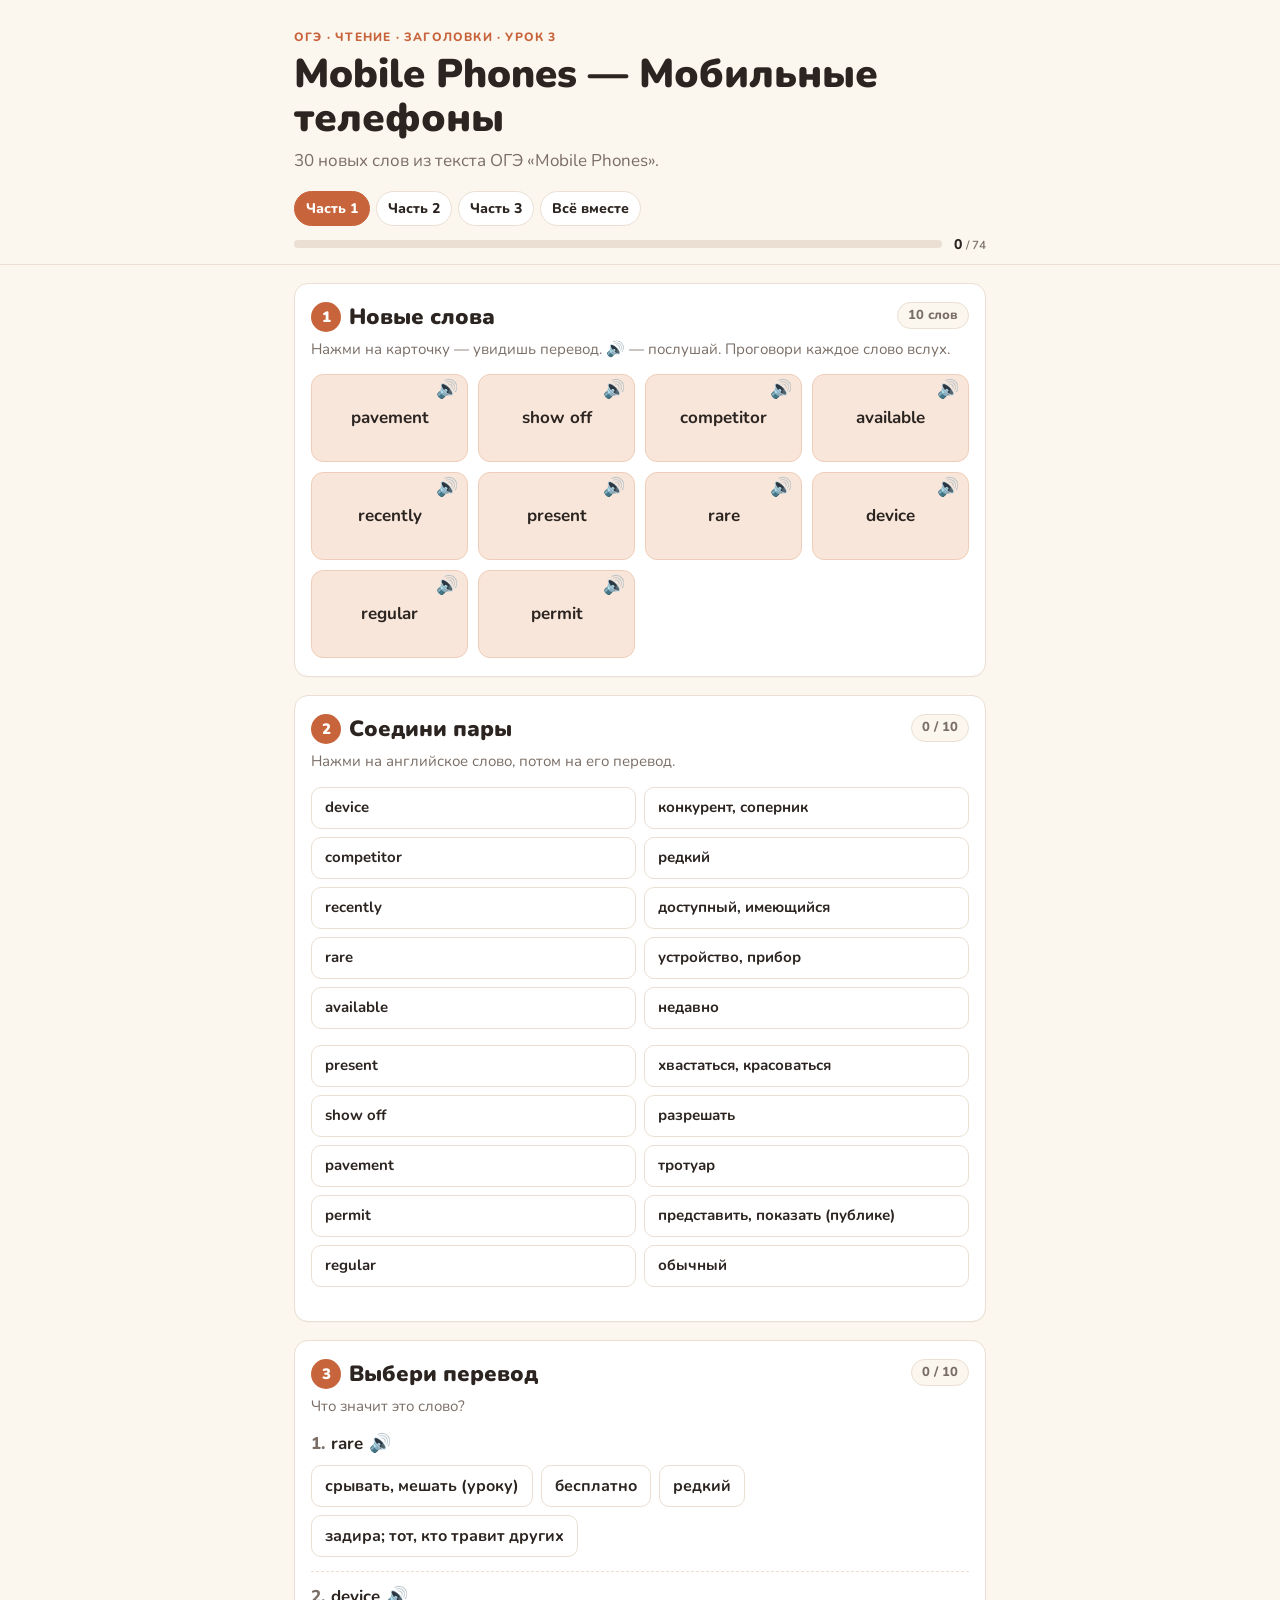
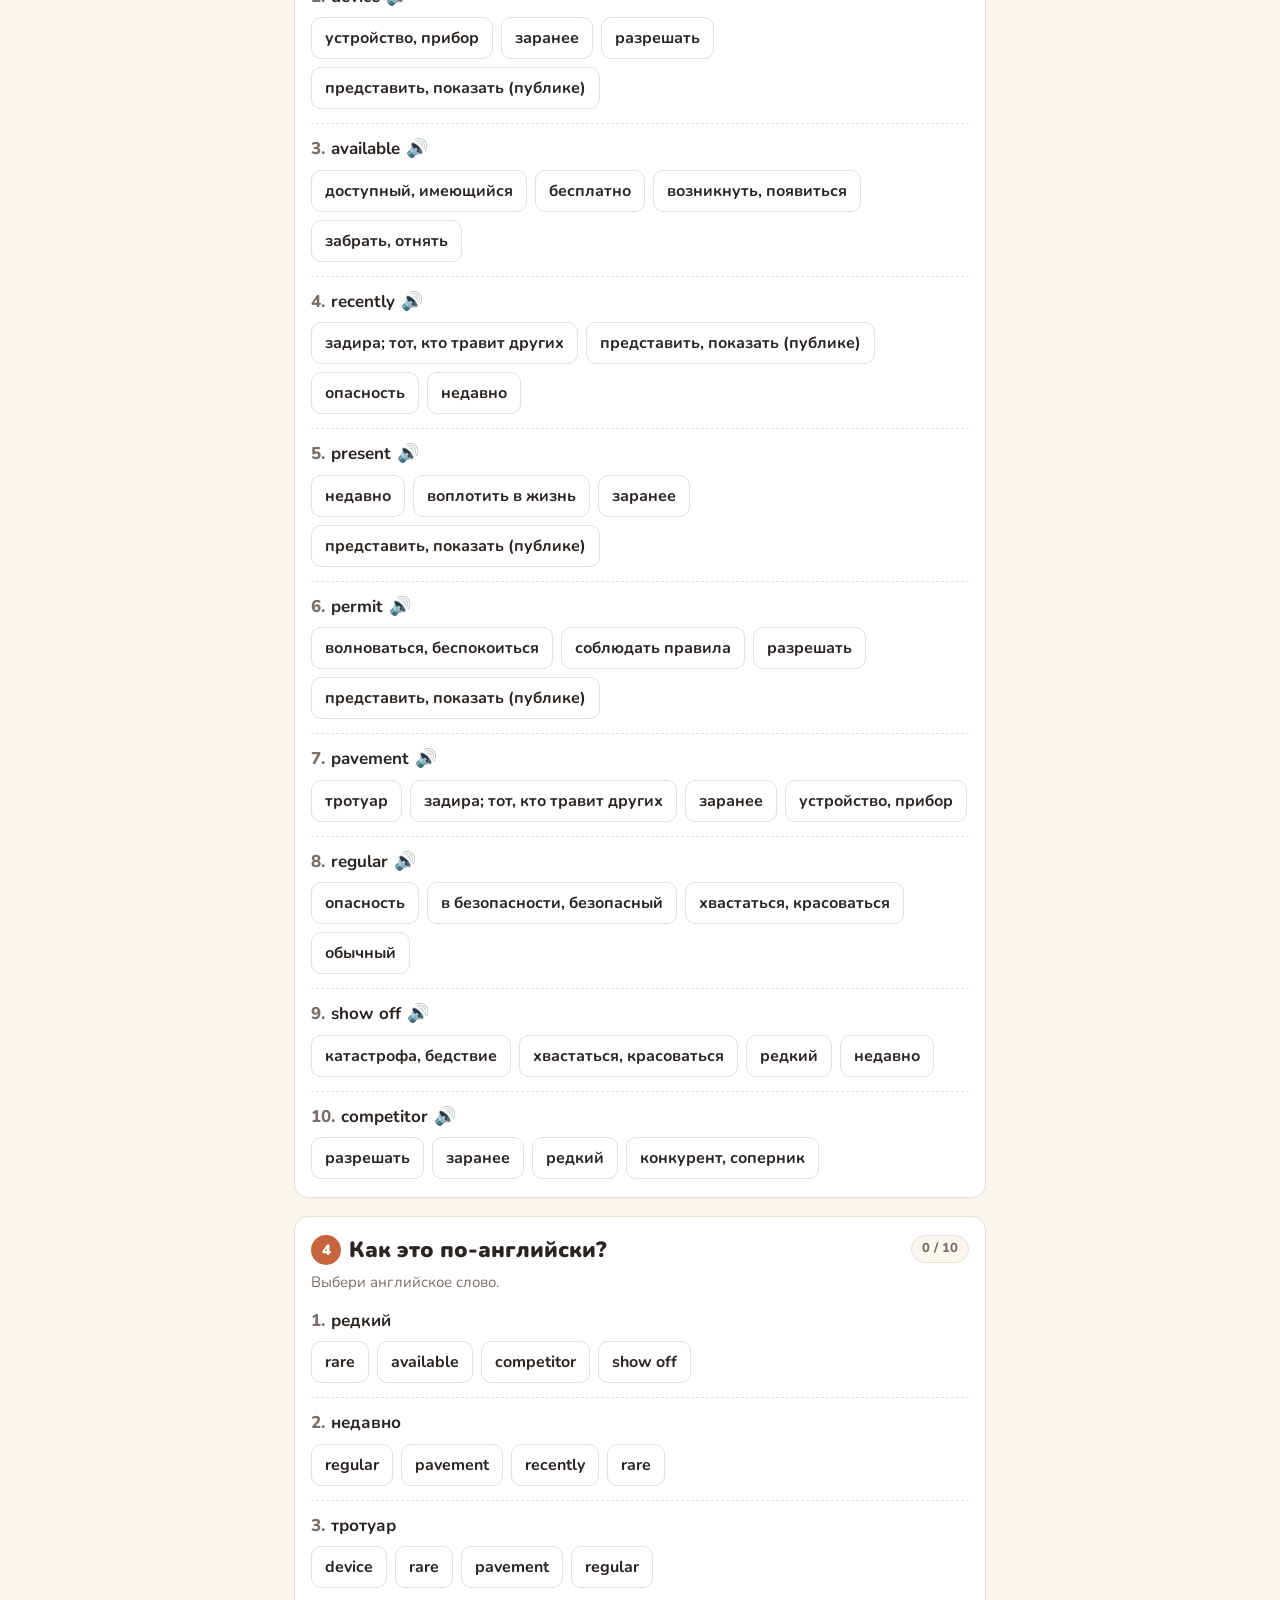
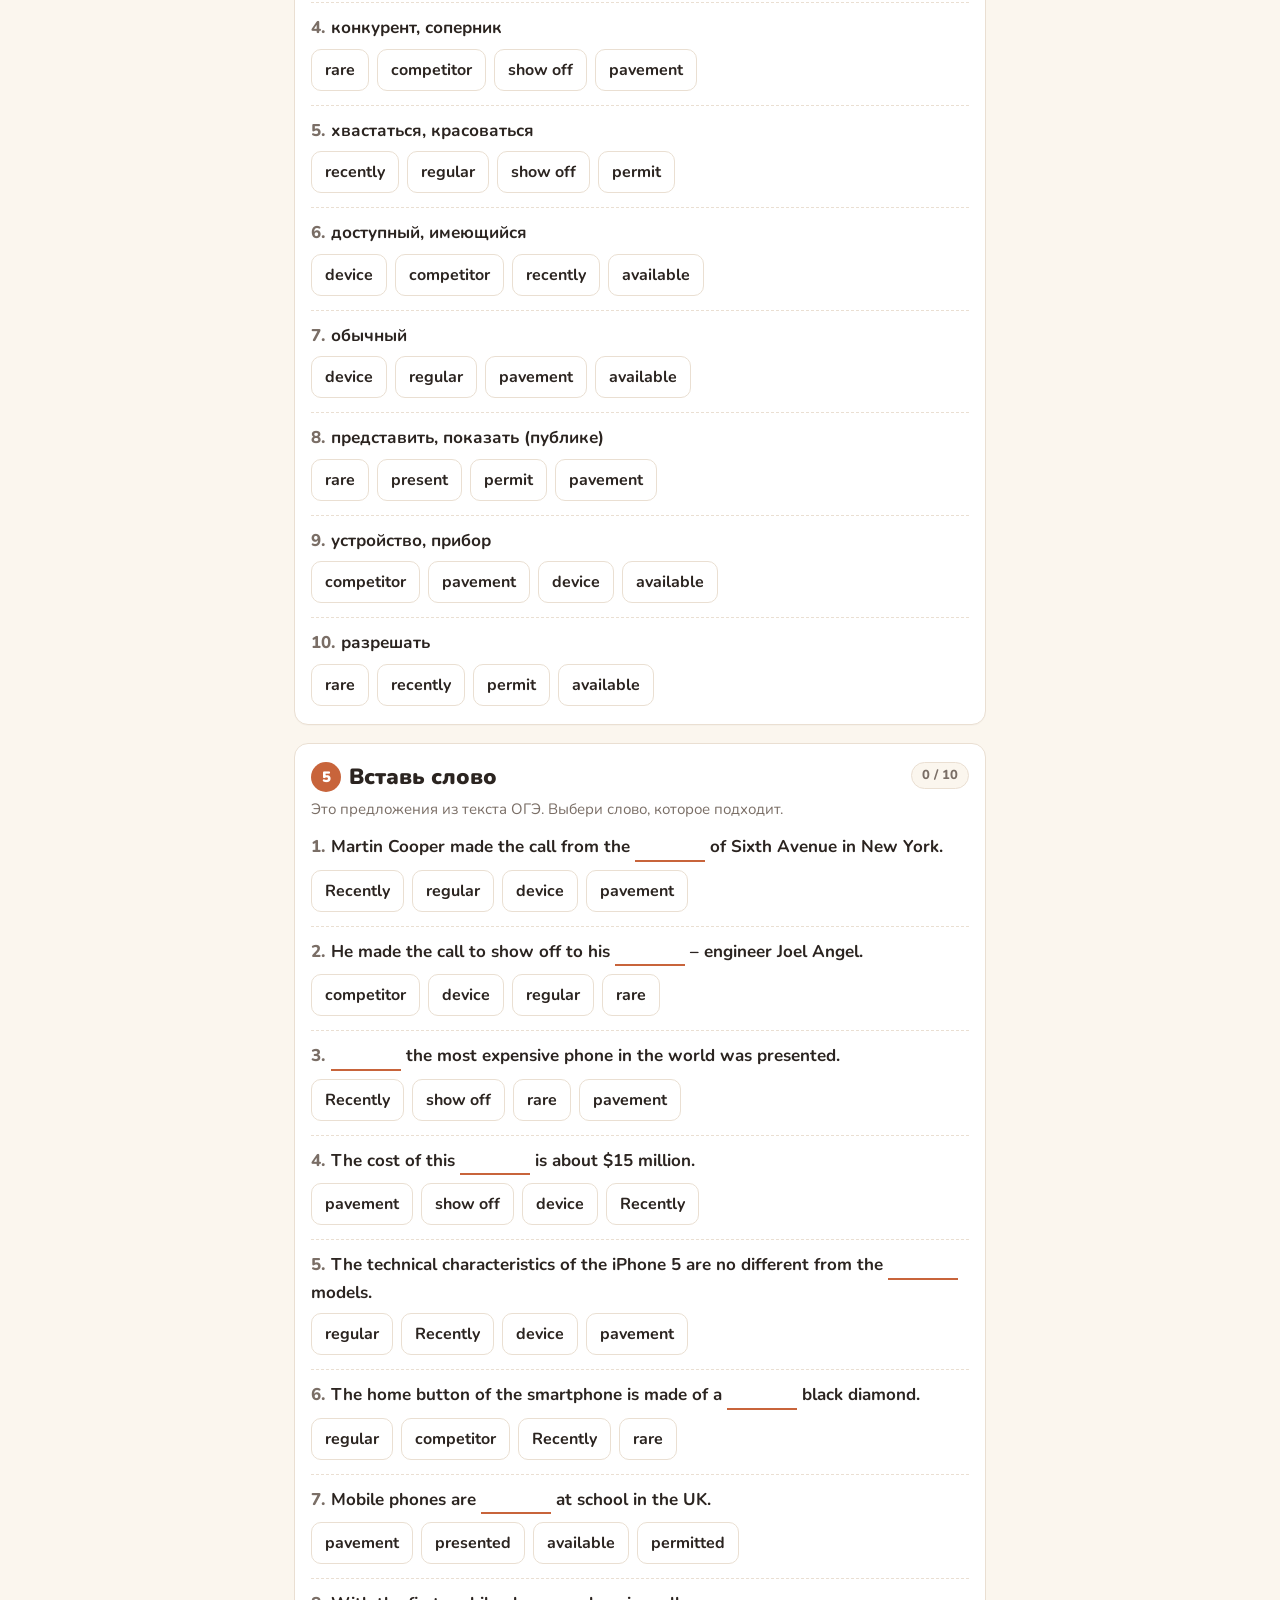
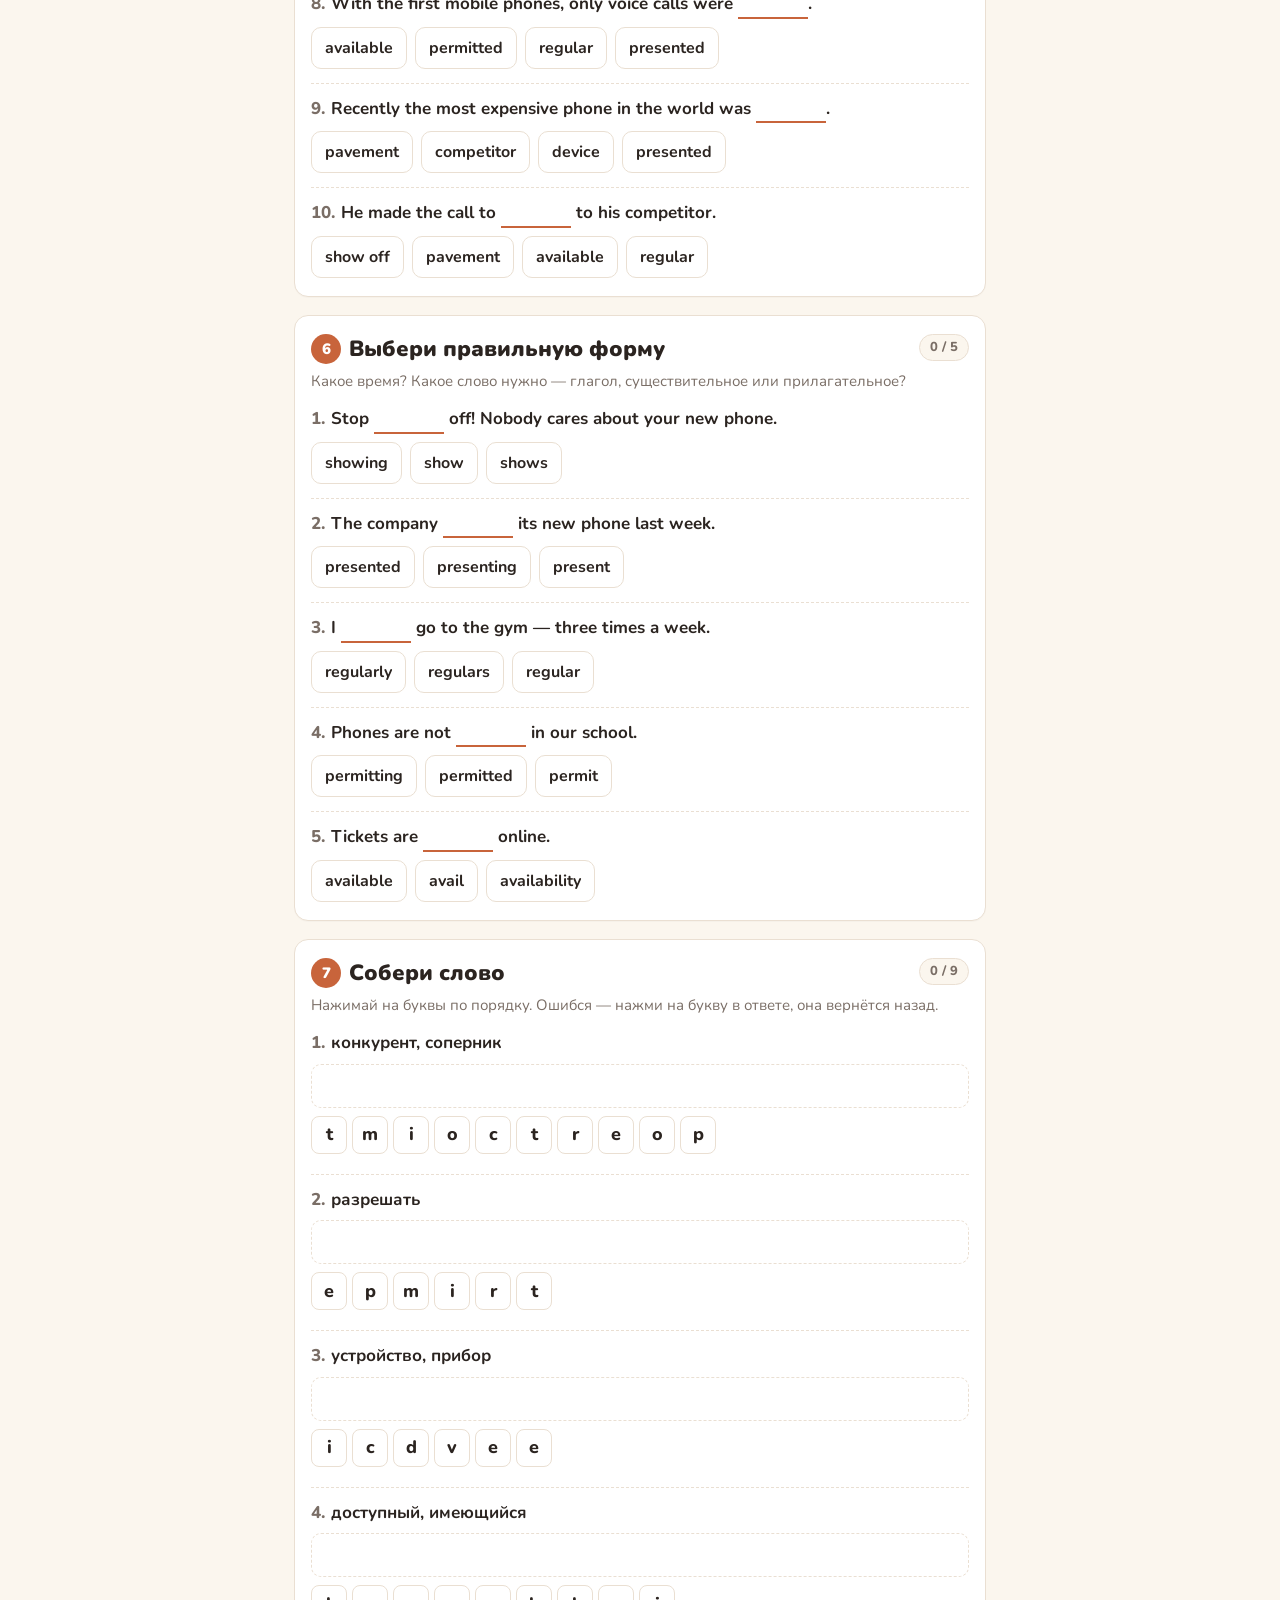
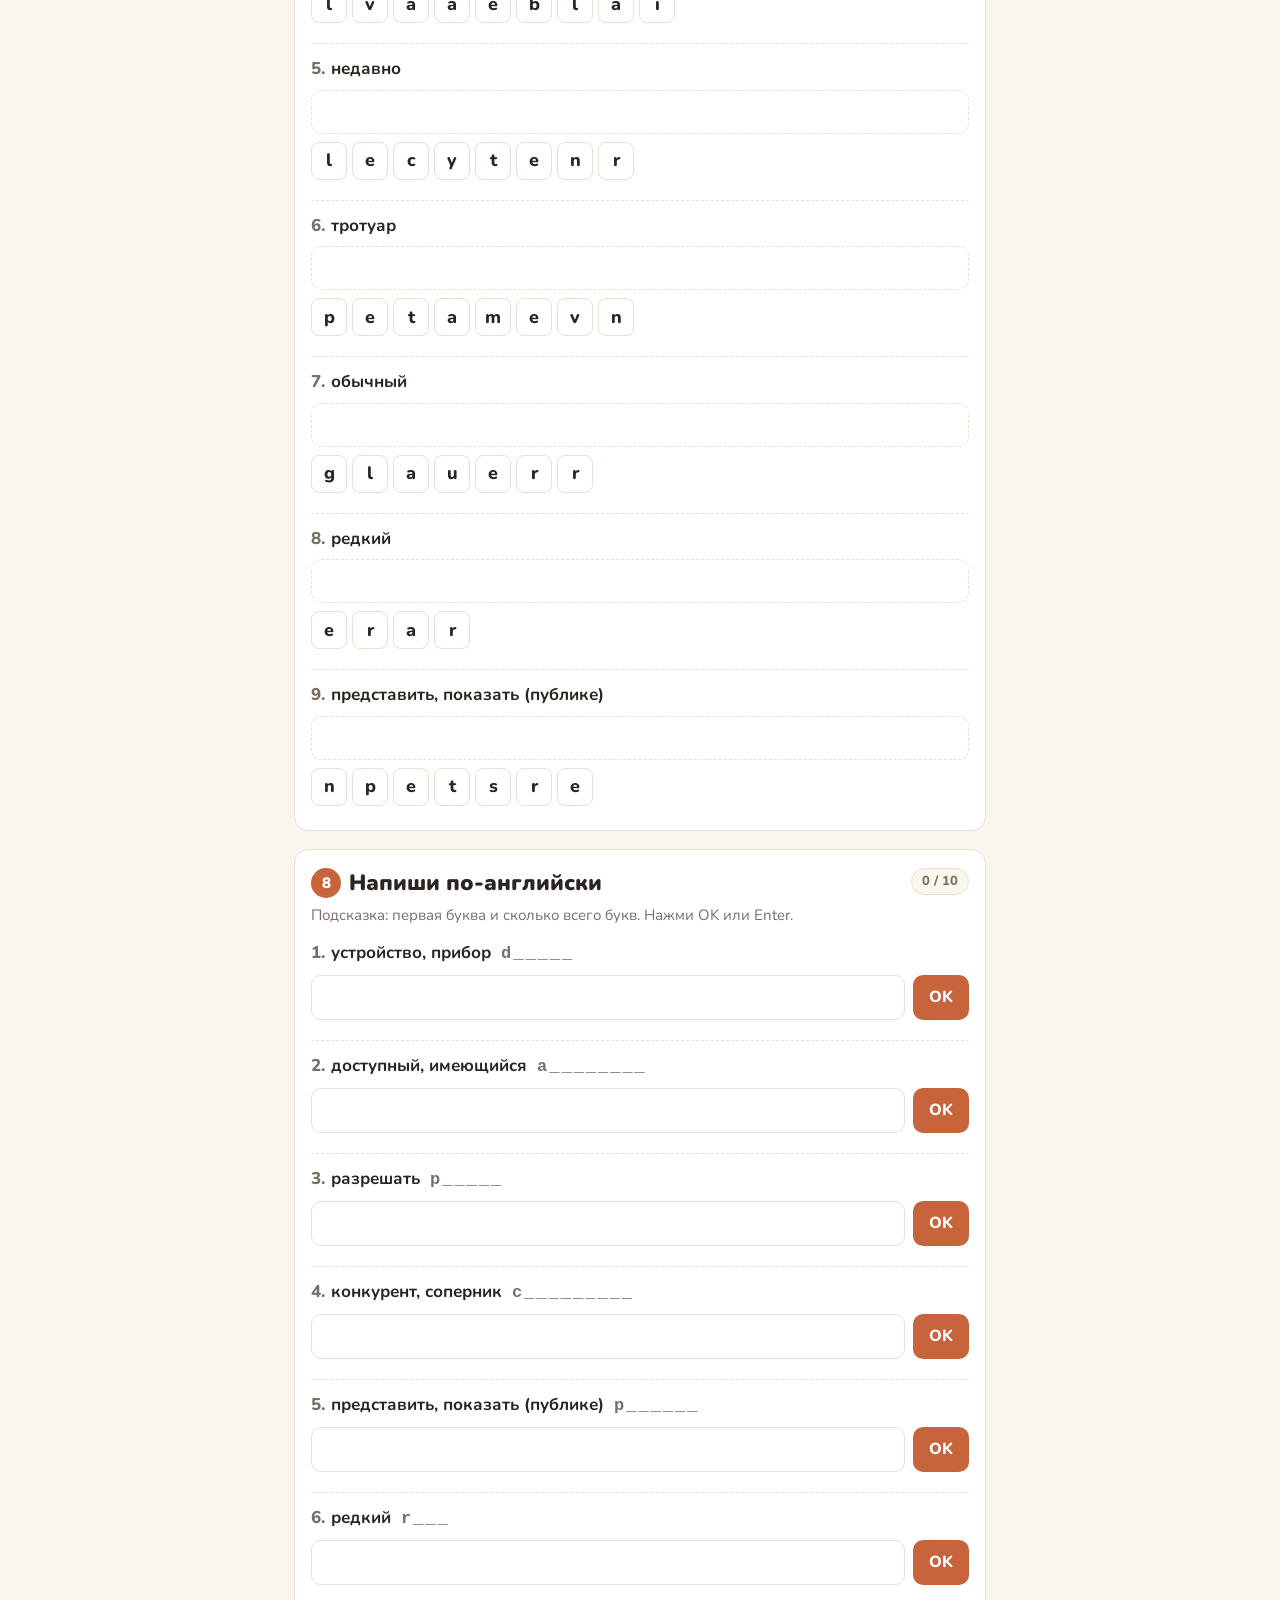
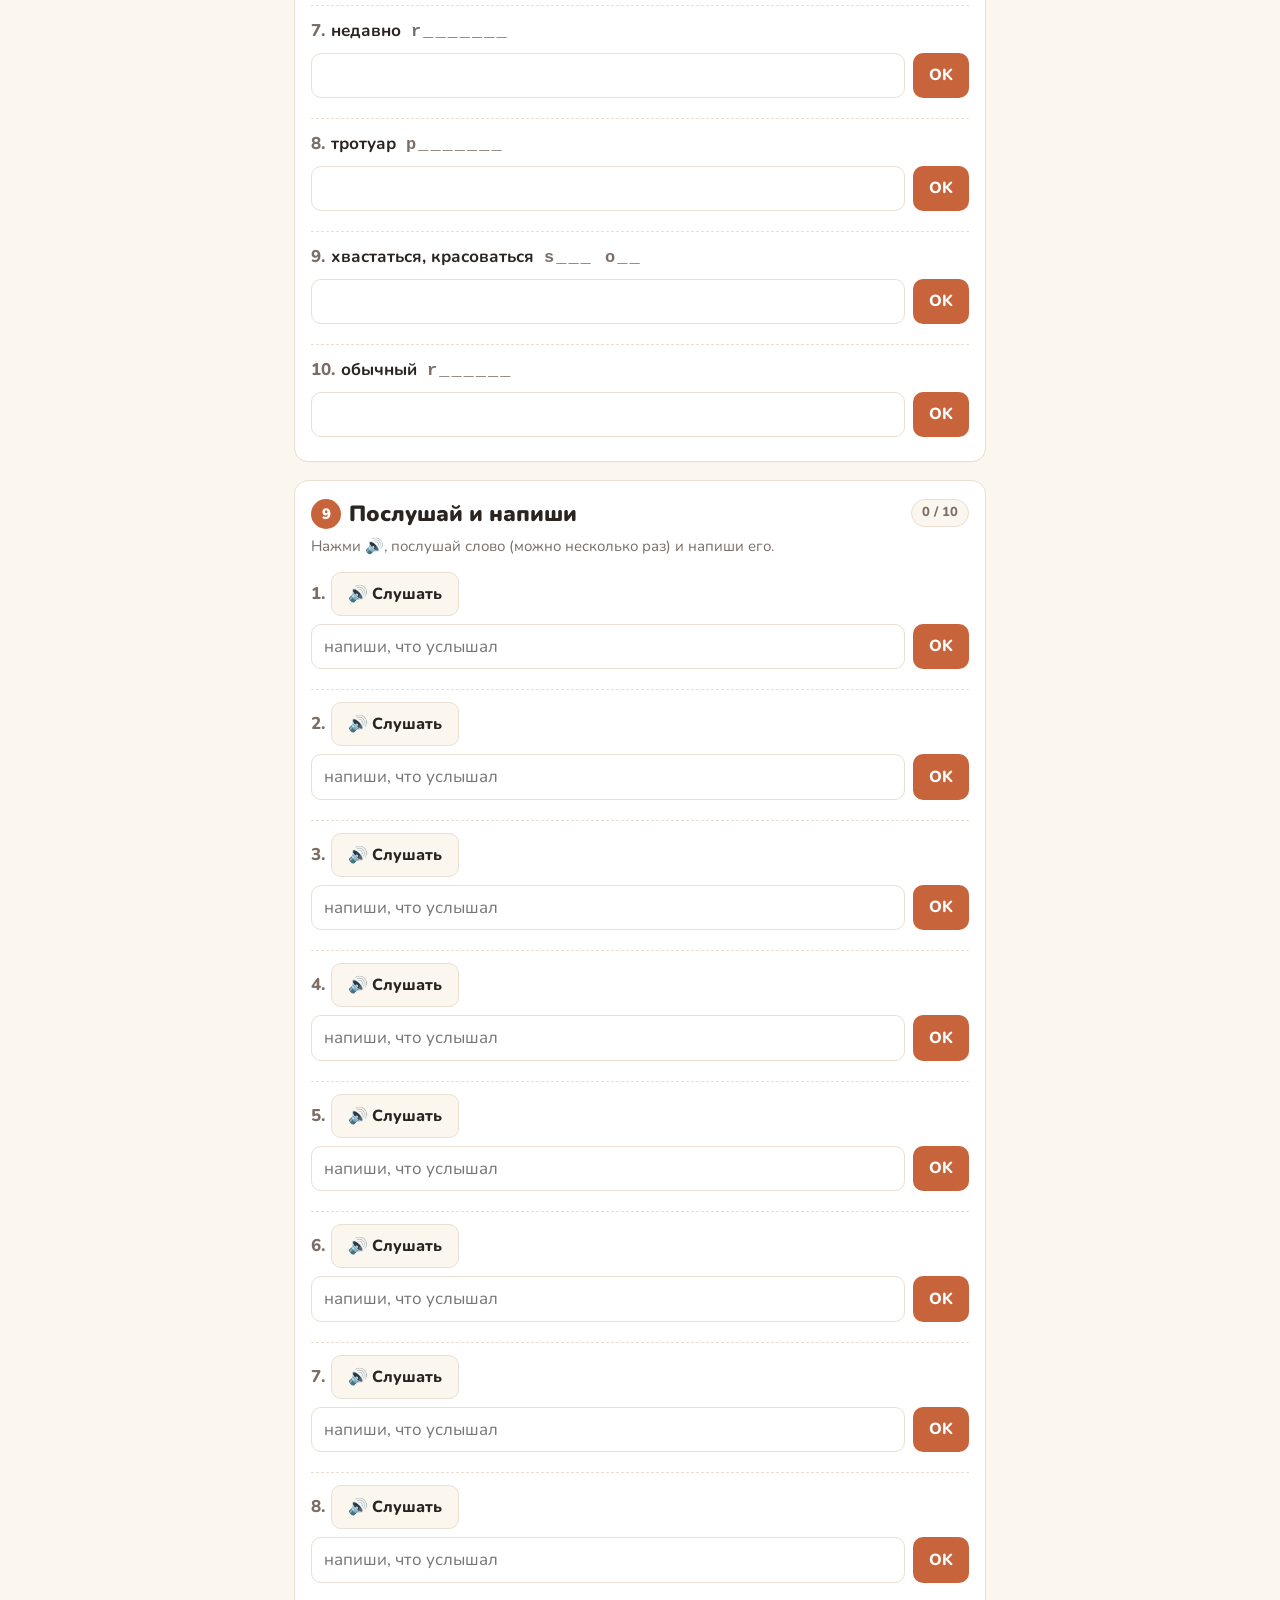
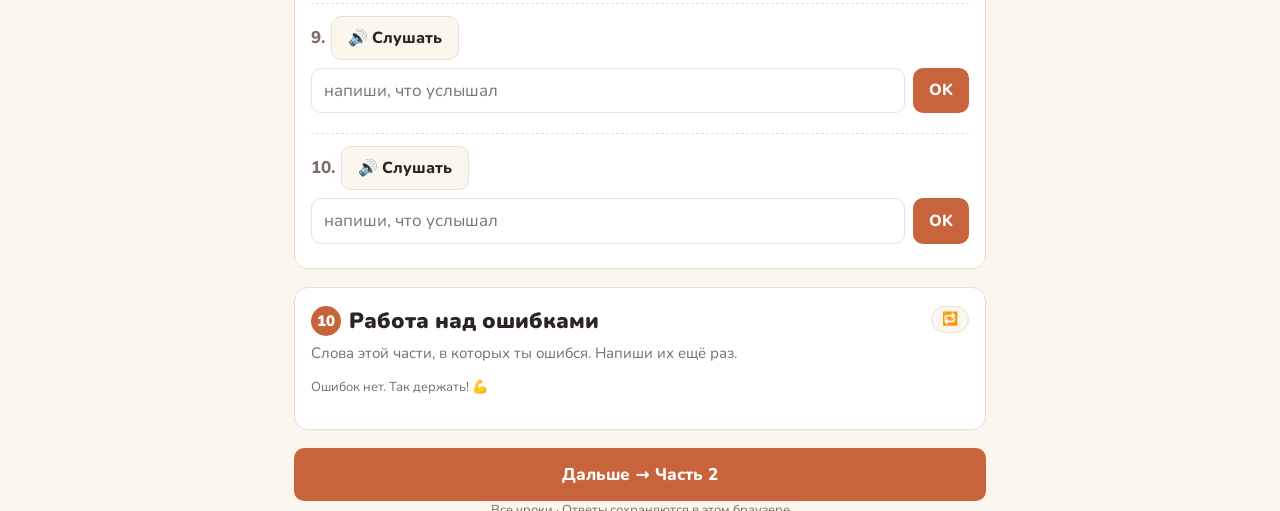
<file: h03.html>
<!DOCTYPE html>
<html lang="ru"><head><meta charset="utf-8">
<meta name="viewport" content="width=device-width,initial-scale=1,viewport-fit=cover">
<title>Урок 3 · Mobile Phones · Давид · ОГЭ</title>
<link rel="preconnect" href="https://fonts.googleapis.com"><link rel="preconnect" href="https://fonts.gstatic.com" crossorigin>
<link rel="stylesheet" href="https://fonts.googleapis.com/css2?family=Nunito:wght@400;600;700;800;900&display=swap">
<style>:root{
  --paper:#FBF6EE;--card:#FFFFFF;--ink:#2B2420;--muted:#7A6E66;--line:#EADFD2;
  --accent:#C8643B;--accent-soft:#F8E6DA;--teal:#2F6F6A;--teal-soft:#E1EFEC;
  --ok:#2E8B57;--ok-soft:#E0F2E7;--bad:#C0392B;--bad-soft:#FBE3DF;--mark:#FFE7A8;
  --r:14px;
  --font-display:"Nunito","Segoe UI",system-ui,-apple-system,sans-serif;
  --font-body:"Nunito","Segoe UI",system-ui,-apple-system,sans-serif;
}
*{box-sizing:border-box}
html{scroll-behavior:smooth;-webkit-text-size-adjust:100%}
body{margin:0;background:var(--paper);color:var(--ink);font-family:var(--font-body);font-size:17px;line-height:1.5}
.wrap{max-width:720px;margin:0 auto;padding:0 14px}
button{font:inherit;color:inherit;cursor:pointer}

/* hero */
.hero{padding-top:28px;padding-bottom:8px}
.eyebrow{font-size:12px;letter-spacing:.1em;text-transform:uppercase;color:var(--accent);font-weight:800;margin:0 0 6px}
h1{font-family:var(--font-display);font-weight:900;font-size:clamp(28px,7vw,40px);line-height:1.1;margin:0 0 8px}
.sub{margin:0;color:var(--muted)}

/* sticky progress */
.bar{position:sticky;top:0;z-index:20;background:rgba(251,246,238,.94);backdrop-filter:blur(6px);-webkit-backdrop-filter:blur(6px);border-bottom:1px solid var(--line)}
.bar .wrap{display:flex;align-items:center;gap:12px;padding-top:9px;padding-bottom:9px}
.track{flex:1;height:8px;background:var(--line);border-radius:99px;overflow:hidden}
.fill{height:100%;width:0;background:linear-gradient(90deg,var(--accent),#E39B5B);transition:width .4s}
.count{font-size:14px;font-weight:800;white-space:nowrap;font-variant-numeric:tabular-nums}
.count small{color:var(--muted);font-weight:600}

main{padding:6px 0 80px}
section.ex,a.ex{background:var(--card);border:1px solid var(--line);border-radius:var(--r);padding:18px 16px;margin-top:18px;box-shadow:0 1px 0 rgba(0,0,0,.02)}
.ex-head{display:flex;justify-content:space-between;align-items:flex-start;gap:10px}
h2{font-family:var(--font-display);font-weight:900;font-size:22px;line-height:1.2;margin:0}
h2 .n{display:inline-flex;align-items:center;justify-content:center;width:30px;height:30px;border-radius:50%;background:var(--accent);color:#fff;font-size:15px;margin-right:8px;vertical-align:2px}
.pill{flex:none;font-size:13px;font-weight:800;padding:3px 10px;border-radius:99px;background:var(--paper);border:1px solid var(--line);color:var(--muted);font-variant-numeric:tabular-nums}
.pill.done{background:var(--ok-soft);border-color:var(--ok);color:var(--ok)}
.instr{color:var(--muted);margin:6px 0 14px;font-size:15px}

/* flashcards */
.cards{display:grid;grid-template-columns:repeat(auto-fill,minmax(150px,1fr));gap:10px}
.fc{perspective:900px;height:112px;border:0;padding:0;background:none}
.fc-in{position:relative;width:100%;height:100%;transition:transform .45s;transform-style:preserve-3d}
.fc.flip .fc-in{transform:rotateY(180deg)}
.fc-f,.fc-b{position:absolute;inset:0;border-radius:12px;display:flex;flex-direction:column;align-items:center;justify-content:center;padding:8px;text-align:center;backface-visibility:hidden;-webkit-backface-visibility:hidden}
.fc-f{background:var(--accent-soft);border:1px solid #EFCDB8}
.fc-f b{font-size:17px;line-height:1.2}
.fc-f small{color:var(--muted);font-size:12px;margin-top:4px}
.fc-b{background:var(--teal-soft);border:1px solid #BFDCD7;transform:rotateY(180deg);font-size:15px;font-weight:700;color:var(--teal)}
.say{border:0;background:none;font-size:18px;padding:2px 6px;line-height:1}
.fc .say{position:absolute;top:4px;right:4px}

/* items */
.items{display:flex;flex-direction:column;gap:14px}
.it{border-top:1px dashed var(--line);padding-top:12px}
.it:first-child{border-top:0;padding-top:0}
.q{margin:0 0 8px;font-weight:700}
.q .k{color:var(--muted);font-weight:800;margin-right:6px;font-variant-numeric:tabular-nums}
.q .gap{display:inline-block;min-width:70px;border-bottom:2px solid var(--accent);text-align:center;color:var(--accent)}
.opts{display:flex;flex-wrap:wrap;gap:8px}
.opt{border:1.5px solid var(--line);background:#fff;border-radius:10px;padding:8px 13px;font-size:16px;font-weight:700;min-height:42px;text-align:left}
.opt:active{transform:scale(.98)}
.opt.ok{background:var(--ok-soft);border-color:var(--ok);color:var(--ok)}
.opt.bad{background:var(--bad-soft);border-color:var(--bad);color:var(--bad);text-decoration:line-through}
.opt[disabled]{cursor:default}
.locked .opt:not(.ok):not(.bad){opacity:.45}

/* match */
.mgroup{display:grid;grid-template-columns:1fr 1fr;gap:8px;margin-bottom:16px}
.mgroup .opt{width:100%;font-size:15px}
.mgroup .opt.sel{border-color:var(--accent);background:var(--accent-soft)}
.mgroup .opt.gone{background:var(--ok-soft);border-color:var(--ok);color:var(--ok);opacity:.6}
.mgroup .opt.shake{animation:sh .35s}
@keyframes sh{25%{transform:translateX(-5px)}75%{transform:translateX(5px)}}

/* typing */
.row{display:flex;gap:8px}
.inp{flex:1;min-width:0;font:inherit;font-size:17px;padding:9px 12px;border:1.5px solid var(--line);border-radius:10px;background:#fff;outline:none}
.inp:focus{border-color:var(--accent)}
.inp.ok{border-color:var(--ok);background:var(--ok-soft);color:var(--ok);font-weight:700}
.inp.bad{border-color:var(--bad);background:var(--bad-soft);color:var(--bad)}
.btn{border:0;background:var(--accent);color:#fff;border-radius:10px;padding:9px 16px;font-weight:800;font-size:16px}
.btn.ghost{background:var(--paper);color:var(--ink);border:1.5px solid var(--line)}
.btn.teal{background:var(--teal)}
.fb{font-size:14.5px;margin-top:6px;font-weight:700}
.fb.ok{color:var(--ok)}.fb.bad{color:var(--bad)}
.fb .right{color:var(--ink);background:var(--mark);padding:0 4px;border-radius:4px}

/* scramble */
.slots{min-height:44px;display:flex;flex-wrap:wrap;gap:5px;padding:6px;border:1.5px dashed var(--line);border-radius:10px;margin-bottom:8px}
.tile{border:1.5px solid var(--line);background:#fff;border-radius:8px;min-width:36px;height:38px;font-weight:800;font-size:18px;text-transform:lowercase}
.tile.used{visibility:hidden}
.slots .tile{background:var(--accent-soft);border-color:#EFCDB8}

/* reading */
.text p{margin:0 0 12px}
.text .lbl{display:inline-flex;width:26px;height:26px;border-radius:7px;background:var(--teal);color:#fff;font-weight:900;font-size:14px;align-items:center;justify-content:center;margin-right:6px}
.w{background:var(--mark);border-radius:4px;padding:0 2px;cursor:pointer;border-bottom:2px solid #E8C35A}
.tip{position:fixed;z-index:50;background:var(--ink);color:#fff;padding:7px 11px;border-radius:9px;font-size:15px;font-weight:700;max-width:260px;pointer-events:none;box-shadow:0 6px 20px rgba(0,0,0,.2)}
.qs{margin:0 0 14px;padding-left:22px}
.qs li{margin-bottom:4px}
.task-row{display:flex;align-items:center;gap:10px;margin-bottom:8px}
.task-row .lbl{flex:none}
.task-row select{flex:1;font:inherit;font-size:16px;padding:8px;border:1.5px solid var(--line);border-radius:10px;background:#fff}
.task-row select.ok{border-color:var(--ok);background:var(--ok-soft)}
.task-row select.bad{border-color:var(--bad);background:var(--bad-soft)}
.stmt{margin-bottom:12px}
.stmt p{margin:0 0 6px;font-weight:700}

/* hard words + final */
.hard{display:flex;flex-wrap:wrap;gap:6px;margin-bottom:12px}
.hard span{background:var(--bad-soft);color:var(--bad);border-radius:99px;padding:4px 10px;font-weight:700;font-size:14px}
.big{font-size:44px;font-weight:900;font-family:var(--font-display);line-height:1;margin:6px 0}
.actions{display:flex;flex-wrap:wrap;gap:8px;margin-top:12px}
.note{font-size:13px;color:var(--muted);margin-top:10px}
footer{color:var(--muted);font-size:13px;text-align:center;padding:24px 0 40px}
.task-row .lbl{display:inline-flex;width:30px;height:30px;border-radius:8px;background:var(--teal);color:#fff;font-weight:900;align-items:center;justify-content:center}
.task-row select{min-width:0;width:100%;text-overflow:ellipsis}
.fc{height:88px}
.bar .wrap{flex-direction:column;align-items:stretch;gap:8px}
.tabs{display:flex;gap:6px;overflow-x:auto;scrollbar-width:none}
.tabs::-webkit-scrollbar{display:none}
.tab{flex:none;border:1.5px solid var(--line);background:#fff;border-radius:99px;padding:6px 14px;font-weight:800;font-size:15px}
.tab.on{background:var(--accent);border-color:var(--accent);color:#fff}
.tab.done:not(.on){border-color:var(--ok);color:var(--ok)}
.tab small{font-weight:900}
.prog{display:flex;align-items:center;gap:12px}
.hint{color:var(--muted);font-family:ui-monospace,Menlo,monospace;letter-spacing:2px;font-weight:600}
.rule{font-size:13.5px;color:var(--teal);font-weight:700;margin-top:3px}
.intro{margin:18px 0 0;padding:12px 14px;background:var(--teal-soft);border-radius:12px;color:var(--teal);font-weight:700;font-size:15px}
.next{display:block;width:100%;margin-top:18px;padding:14px;font-size:17px}
.mcol{display:flex;flex-direction:column;gap:8px}
.ttl{margin:0 0 10px;text-align:center;font-size:20px}
.tiles{gap:5px}
.slots .tile{display:inline-flex;align-items:center;justify-content:center}
.tab{padding:6px 11px;font-size:14px}
</style></head><body>
<header class="hero wrap"><p class="eyebrow">ОГЭ · Чтение · Заголовки · Урок 3</p><h1>Mobile Phones — Мобильные телефоны</h1><p class="sub">30 новых слов из текста ОГЭ «Mobile Phones».</p></header>
<div class="bar"><div class="wrap"><nav class="tabs" id="tabs"></nav><div class="prog"><div class="track"><div class="fill" id="fill"></div></div><span class="count" id="cnt"></span></div></div></div>
<main class="wrap" id="main"></main>
<footer class="wrap"><a href="./" style="color:inherit">Все уроки</a> · Ответы сохраняются в этом браузере</footer>
<script>
const L = {
  id: "h03", short: "Урок 3 · Mobile Phones",
  eyebrow: "ОГЭ · Чтение · Заголовки · Урок 3",
  title: "Mobile Phones — Мобильные телефоны",
  sub: "30 новых слов из текста ОГЭ «Mobile Phones».",
  words: [
    { id: "pavement", en: "pavement", ru: "тротуар", pos: "n", gap: "Martin Cooper made the call from the ___ of Sixth Avenue in New York.", ans: "pavement" },
    { id: "showoff", en: "show off", ru: "хвастаться, красоваться", pos: "v", gap: "He made the call to ___ to his competitor.", ans: "show off" },
    { id: "competitor", en: "competitor", ru: "конкурент, соперник", pos: "n", gap: "He made the call to show off to his ___ – engineer Joel Angel.", ans: "competitor" },
    { id: "available", en: "available", ru: "доступный, имеющийся", pos: "adj", gap: "With the first mobile phones, only voice calls were ___.", ans: "available" },
    { id: "recently", en: "recently", ru: "недавно", pos: "adv", gap: "___ the most expensive phone in the world was presented.", ans: "Recently" },
    { id: "present", en: "present", ru: "представить, показать (публике)", pos: "v", hl: ["presented"], gap: "Recently the most expensive phone in the world was ___.", ans: "presented" },
    { id: "rare", en: "rare", ru: "редкий", pos: "adj", gap: "The home button of the smartphone is made of a ___ black diamond.", ans: "rare" },
    { id: "device", en: "device", ru: "устройство, прибор", pos: "n", gap: "The cost of this ___ is about $15 million.", ans: "device" },
    { id: "regular", en: "regular", ru: "обычный", pos: "adj", gap: "The technical characteristics of the iPhone 5 are no different from the ___ models.", ans: "regular" },
    { id: "permit", en: "permit", ru: "разрешать", pos: "v", hl: ["permitted"], gap: "Mobile phones are ___ at school in the UK.", ans: "permitted" },
    { id: "allowed", en: "be allowed to", ru: "иметь разрешение, можно", pos: "ph", alt: ["allowed to"], hl: ["allowed to"], gap: "Students are not ___ use them in class.", ans: "allowed to" },
    { id: "takeaway", en: "take away", ru: "забрать, отнять", pos: "v", gap: "Teachers can ___ phones if these rules are broken.", ans: "take away" },
    { id: "complain", en: "complain", ru: "жаловаться", pos: "v", gap: "Some teachers in British schools ___ that students don't always follow the rules.", ans: "complain" },
    { id: "rules", en: "follow the rules", ru: "соблюдать правила", pos: "ph", gap: "Teachers complain that students don't always ___.", ans: "follow the rules" },
    { id: "disrupt", en: "disrupt", ru: "срывать, мешать (уроку)", pos: "v", hl: ["disrupted"], gap: "Lessons are ___ by people texting and receiving calls.", ans: "disrupted" },
    { id: "receive", en: "receive", ru: "получать", pos: "v", hl: ["receiving"], gap: "Lessons are disrupted by people texting, ___ calls and looking at social networking sites.", ans: "receiving" },
    { id: "warn", en: "warn", ru: "предупреждать", pos: "v", gap: "The mobile phone is a way to ___ people about disasters.", ans: "warn" },
    { id: "disaster", en: "disaster", ru: "катастрофа, бедствие", pos: "n", hl: ["disasters"], gap: "The mobile phone is a way to warn people about ___.", ans: "disasters" },
    { id: "advance", en: "in advance", ru: "заранее", pos: "ph", gap: "Phone companies automatically notify their population ___ about emergencies.", ans: "in advance" },
    { id: "emergency", en: "emergency", ru: "чрезвычайная ситуация", pos: "n", hl: ["emergencies"], gap: "Phone companies notify their population in advance about ___ and disasters.", ans: "emergencies" },
    { id: "charge", en: "free of charge", ru: "бесплатно", pos: "ph", gap: "Such warnings are very efficient and ___.", ans: "free of charge" },
    { id: "safe", en: "safe", ru: "в безопасности, безопасный", pos: "adj", gap: "Parents want their kids to be ___.", ans: "safe" },
    { id: "contact", en: "be in contact", ru: "быть на связи", pos: "ph", alt: ["in contact"], hl: ["in contact"], gap: "Parents want their children to have a phone so that they can be ___ at any time.", ans: "in contact" },
    { id: "danger", en: "danger", ru: "опасность", pos: "n", gap: "For lots of parents a phone is a source of possible ___.", ans: "danger" },
    { id: "worry", en: "worry", ru: "волноваться, беспокоиться", pos: "v", gap: "Parents ___ that their child may meet the wrong kind of 'friends'.", ans: "worry" },
    { id: "cruel", en: "cruel", ru: "жестокий", pos: "adj", gap: "They might receive ___ messages from school bullies.", ans: "cruel" },
    { id: "bully", en: "bully", ru: "задира; тот, кто травит других", pos: "n", hl: ["bullies"], gap: "They might receive cruel messages from school ___.", ans: "bullies" },
    { id: "originate", en: "originate", ru: "возникнуть, появиться", pos: "v", hl: ["originated"], gap: "The idea of sending short text messages ___ in 1984.", ans: "originated" },
    { id: "life", en: "bring to life", ru: "воплотить в жизнь", pos: "ph", hl: ["brought to life"], gap: "It was later ___ by a group of engineers from different companies.", ans: "brought to life" },
    { id: "extremely", en: "extremely", ru: "чрезвычайно, очень", pos: "adv", gap: "Writing text messages became ___ popular in Asian countries.", ans: "extremely" }
  ],
  forms: [
    { id: "showoff", s: "Stop ___ off! Nobody cares about your new phone.", o: ["show", "showing", "shows"], a: "showing" },
    { id: "present", s: "The company ___ its new phone last week.", o: ["present", "presented", "presenting"], a: "presented" },
    { id: "regular", s: "I ___ go to the gym — three times a week.", o: ["regular", "regularly", "regulars"], a: "regularly" },
    { id: "permit", s: "Phones are not ___ in our school.", o: ["permit", "permitted", "permitting"], a: "permitted" },
    { id: "allowed", s: "We aren't allowed ___ phones in class.", o: ["use", "to use", "using"], a: "to use", ru: "be allowed + to + глагол" },
    { id: "takeaway", s: "The teacher ___ my phone away yesterday.", o: ["take", "took", "taken"], a: "took" },
    { id: "complain", s: "My granny always ___ about the weather.", o: ["complain", "complains", "complaining"], a: "complains" },
    { id: "rules", s: "Please follow the ___ of the game.", o: ["rule", "rules", "ruler"], a: "rules" },
    { id: "receive", s: "I ___ your message an hour ago.", o: ["receive", "received", "receiving"], a: "received" },
    { id: "warn", s: "Mum ___ me about the ice on the road this morning.", o: ["warn", "warned", "warning"], a: "warned" },
    { id: "safe", s: "Always wear a helmet for your ___.", o: ["safe", "safely", "safety"], a: "safety" },
    { id: "danger", s: "It is ___ to swim in this river.", o: ["danger", "dangerous", "dangerously"], a: "dangerous" },
    { id: "worry", s: "Don't ___! Everything will be fine.", o: ["worry", "worried", "worrying"], a: "worry" },
    { id: "worry", s: "I'm ___ about my exams.", o: ["worry", "worried", "worrying"], a: "worried", ru: "I'm worried — я волнуюсь" },
    { id: "originate", s: "This tradition ___ in Japan many years ago.", o: ["originate", "originated", "originates"], a: "originated" },
    { id: "extremely", s: "The film was ___ boring.", o: ["extreme", "extremely", "extremes"], a: "extremely" },
    { id: "available", s: "Tickets are ___ online.", o: ["avail", "available", "availability"], a: "available" }
  ],
  task: {
    type: "headings", extra: 6,
    questions: [
      "Young people of which country are the fastest at texting?",
      "Who made the first mobile call and why?",
      "Are the rules of using phones in school always followed by students?",
      "Which mobile phone has no other advantages but glamour?",
      "Why can a mobile phone be dangerous for children?",
      "What are the safety tips for using mobile phones?",
      "How can a mobile phone message save your life?"
    ],
    key: { A: 2, B: 4, C: 3, D: 7, E: 5, F: 1 },
    parts: [
      { l: "A", t: "The first call from a mobile phone was made in 1973. Motorola engineer Martin Cooper made the call from the pavement of Sixth Avenue in New York to show off to his competitor – engineer Joel Angel. He said, “I’m ringing you just to see if my call sounds good at your end.” With the first mobile phones, only voice calls were available and there was no texting facility." },
      { l: "B", t: "Recently the most expensive phone in the world was presented. It is the iPhone 5 with a case made of 24 carat gold with 600 diamonds! The home button of the smartphone is made of a rare black diamond and the company logo is covered with small diamonds. The cost of this device is about $15 million. The technical characteristics of the iPhone 5 are no different from the regular models." },
      { l: "C", t: "Mobile phones are permitted at school in the UK, but students are not allowed to use them in class. Teachers can take away phones if these rules are broken. School students can use their phones at breaktime and at lunchtime. However, some teachers in British schools complain that students don’t always follow the rules and that lessons are disrupted by people texting, receiving calls, looking at social networking sites, watching videos and even making videos in class." },
      { l: "D", t: "The mobile phone is a way to warn people about disasters. Some countries have worked out the following system: phone companies automatically notify their population in advance about emergencies and disasters. Such warnings are very efficient and free of charge. Japan and Finland were among the first countries that understood the necessity of this system." },
      { l: "E", t: "Parents want their kids to be safe. Are children safer with a mobile phone or without? Many parents want their children to have a phone so that they can be in contact at any time or in any place. On the other hand, for lots of parents a phone is a source of possible danger. Parents worry that their child may meet the wrong kind of ‘friends’ on social networking sites or that they might receive cruel messages from school bullies." },
      { l: "F", t: "The idea of sending short text messages originated in 1984. It was later brought to life by a group of engineers from different companies. Writing text messages became extremely popular in Asian countries, especially in Korea. Korean teenagers are certainly text message fans. They send over 200,000 text messages a year – that’s more than sixty texts per day. This hobby must have made their fingers really fast." }
    ]
  }
};

/* ===== David · OGE vocabulary engine. Expects const L = {...} defined before. ===== */
(function () {
const W = L.words, byId = Object.fromEntries(W.map(w => [w.id, w]));
const $ = (t, c, x) => { const e = document.createElement(t); if (c) e.className = c; if (x != null) e.textContent = x; return e; };
const norm = s => (s || "").toLowerCase().replace(/[’‘`]/g, "'").replace(/[.!?,;:]+/g, " ").replace(/\s+/g, " ").trim();

/* seeded random, so the page looks the same after reload */
let seed = [...L.id].reduce((a, c) => (a * 31 + c.charCodeAt(0)) >>> 0, 7);
const rnd = () => { seed |= 0; seed = seed + 0x6D2B79F5 | 0; let t = Math.imul(seed ^ seed >>> 15, 1 | seed); t = t + Math.imul(t ^ t >>> 7, 61 | t) ^ t; return ((t ^ t >>> 14) >>> 0) / 4294967296; };
const shuffle = a => { a = [...a]; for (let i = a.length - 1; i > 0; i--) { const j = Math.floor(rnd() * (i + 1)); [a[i], a[j]] = [a[j], a[i]]; } return a; };
const pick = (pool, n, not) => shuffle(pool.filter(x => !not.includes(x))).slice(0, n);

/* saved state */
const KEY = "david-oge-" + L.id;
let S = {}; try { S = JSON.parse(localStorage.getItem(KEY) || "{}") || {}; } catch (e) { S = {}; }
const save = () => { try { localStorage.setItem(KEY, JSON.stringify(S)); } catch (e) {} };
function mark(key, wid, ok, v) { if (S[key]) return; S[key] = { w: wid, ok: ok, v: v }; save(); upd(); }

/* speech */
let voice = null;
function pickVoice() { const vs = speechSynthesis.getVoices(); voice = vs.find(v => /en[-_]GB/i.test(v.lang)) || vs.find(v => /^en/i.test(v.lang)) || null; }
if ("speechSynthesis" in window) { pickVoice(); speechSynthesis.onvoiceschanged = pickVoice; }
function say(text) { if (!("speechSynthesis" in window)) return; speechSynthesis.cancel(); const u = new SpeechSynthesisUtterance(text); u.lang = "en-GB"; if (voice) u.voice = voice; u.rate = .85; speechSynthesis.speak(u); }
const sayBtn = text => { const b = $("button", "say", "🔊"); b.type = "button"; b.setAttribute("aria-label", "Послушать"); b.onclick = e => { e.stopPropagation(); say(text); }; return b; };

/* ===== layout: tabs ===== */
const main = document.getElementById("main");
const tabsNav = document.getElementById("tabs");
const TABS = [];
let CUR = null, secN = 0;
function newTab(label, title) {
  const btn = $("button", "tab", label); btn.type = "button"; const cnt = $("small"); btn.append(cnt); tabsNav.append(btn);
  const pane = $("div", "pane"); pane.hidden = true; main.append(pane);
  const t = { btn, cnt, pane, keys: [], sections: [], title }; TABS.push(t);
  btn.onclick = () => showTab(TABS.indexOf(t), true); CUR = t; secN = 0; return t;
}
function showTab(i, scroll) {
  TABS.forEach((t, j) => { t.pane.hidden = j !== i; t.btn.classList.toggle("on", j === i); });
  try { localStorage.setItem(KEY + "-tab", i); } catch (e) {}
  if (scroll) window.scrollTo({ top: document.querySelector(".bar").offsetTop, behavior: "smooth" });
  upd();
}
function section(title, instr) {
  const s = $("section", "ex"); const h = $("div", "ex-head"); const h2 = $("h2");
  h2.append($("span", "n", ++secN), title); const pill = $("span", "pill"); h.append(h2, pill); s.append(h);
  if (instr) s.append($("p", "instr", instr));
  CUR.pane.append(s); const rec = { s, pill, keys: [], tab: CUR, id: "t" + TABS.length + "s" + secN }; CUR.sections.push(rec); return rec;
}
function regKey(rec, i) { const key = rec.id + "-" + i; rec.keys.push(key); rec.tab.keys.push(key); return key; }

/* MCQ item */
function fillGap(q, ans) { const g = q.querySelector(".gap"); if (g) g.textContent = ans; }
function qLine(k, html) { const p = $("p", "q"); p.append($("span", "k", k + ".")); const t = $("span"); t.innerHTML = html; p.append(t); return p; }
const esc = s => String(s).replace(/[&<>"]/g, c => ({ "&": "&amp;", "<": "&lt;", ">": "&gt;", '"': "&quot;" }[c]));
const gapHtml = s => esc(s).replace("___", '<span class="gap">&nbsp;</span>');
function mcq(rec, i, wid, qNode, options, answer) {
  const key = regKey(rec, i);
  const it = $("div", "it"); it.append(qNode); const box = $("div", "opts"); it.append(box);
  const btns = options.map(o => { const b = $("button", "opt", o); b.type = "button"; box.append(b); return b; });
  const lock = chosen => { box.classList.add("locked"); btns.forEach(b => { b.disabled = true; if (b.textContent === answer) b.classList.add("ok"); else if (b.textContent === chosen) b.classList.add("bad"); }); fillGap(qNode, answer); };
  btns.forEach(b => b.onclick = () => { const ok = b.textContent === answer; mark(key, wid, ok, b.textContent); lock(b.textContent); if (rec.speak) say(answer); });
  if (S[key]) lock(S[key].v);
  return it;
}
/* typing item */
const hint = en => en.split(" ").map(p => p[0] + "_".repeat(Math.max(0, p.length - 1))).join("  ");
const hintHtml = w => esc(w.ru) + ' &nbsp;<span class="hint">' + esc(hint(w.en)) + "</span>";
function typing(rec, i, wid, qNode, answers, opts = {}) {
  const key = regKey(rec, i);
  const it = $("div", "it"); it.append(qNode);
  const row = $("div", "row"); const inp = $("input", "inp"); inp.type = "text"; inp.autocomplete = "off"; inp.autocapitalize = "off"; inp.spellcheck = false; inp.setAttribute("autocorrect", "off");
  if (opts.ph) inp.placeholder = opts.ph;
  const b = $("button", "btn", "OK"); b.type = "button"; row.append(inp, b); it.append(row);
  const fb = $("div", "fb"); it.append(fb);
  const lock = (v, ok) => { inp.value = v; inp.disabled = true; b.style.display = "none"; inp.classList.add(ok ? "ok" : "bad");
    fb.className = "fb " + (ok ? "ok" : "bad"); fb.innerHTML = ok ? "Верно! " : 'Правильно: <span class="right">' + esc(answers[0]) + "</span> "; fb.append(sayBtn(answers[0])); };
  const check = () => { const v = inp.value.trim(); if (!v) return; const ok = answers.some(a => norm(a) === norm(v)); mark(key, wid, ok, v); lock(v, ok); say(answers[0]); };
  b.onclick = check; inp.onkeydown = e => { if (e.key === "Enter") check(); };
  if (S[key]) lock(S[key].v, S[key].ok);
  return it;
}
const answersOf = w => [w.en, ...(w.alt || [])];

/* ===== exercise builders ===== */
function exCards(ws) {
  const r = section("Новые слова", "Нажми на карточку — увидишь перевод. 🔊 — послушай. Проговори каждое слово вслух.");
  const g = $("div", "cards");
  ws.forEach(w => { const c = $("button", "fc"); c.type = "button"; const inn = $("div", "fc-in"); const f = $("div", "fc-f"); f.append($("b", null, w.en));
    inn.append(f, $("div", "fc-b", w.ru)); c.append(inn, sayBtn(w.en)); c.onclick = () => { c.classList.toggle("flip"); if (c.classList.contains("flip")) say(w.en); }; g.append(c); });
  r.s.append(g); r.pill.textContent = ws.length + " слов"; r.static = true;
}
function exMatch(ws) {
  const r = section("Соедини пары", "Нажми на английское слово, потом на его перевод.");
  const sh = shuffle(ws); const groups = []; for (let i = 0; i < sh.length; i += 5) groups.push(sh.slice(i, i + 5));
  if (groups.length > 1 && groups[groups.length - 1].length < 3) groups[groups.length - 2].push(...groups.pop());
  let idx = 0;
  groups.forEach(gr => {
    const box = $("div", "mgroup"); const c1 = $("div", "mcol"), c2 = $("div", "mcol"); box.append(c1, c2);
    let sel = null; const miss = {}; const lb = {}, rb = {};
    const items = gr.map(w => ({ w, key: regKey(r, idx++) }));
    items.forEach(it => { const b = $("button", "opt", it.w.en); b.type = "button"; lb[it.w.id] = b; b.onclick = () => { if (b.classList.contains("gone")) return; Object.values(lb).forEach(x => x.classList.remove("sel")); b.classList.add("sel"); sel = it; say(it.w.en); }; c1.append(b); });
    shuffle(items).forEach(({ w }) => { const b = $("button", "opt", w.ru); b.type = "button"; rb[w.id] = b; c2.append(b);
      b.onclick = () => { if (!sel || b.classList.contains("gone")) return;
        if (sel.w.id === w.id) { lb[w.id].classList.remove("sel"); lb[w.id].classList.add("gone"); b.classList.add("gone"); mark(sel.key, w.id, !miss[w.id], w.ru); sel = null; }
        else { miss[sel.w.id] = true; b.classList.add("shake"); setTimeout(() => b.classList.remove("shake"), 400); } }; });
    items.forEach(({ w, key }) => { if (S[key]) { lb[w.id].classList.add("gone"); rb[w.id].classList.add("gone"); } });
    r.s.append(box);
  });
}
function exEnRu(ws) {
  const r = section("Выбери перевод", "Что значит это слово?");
  const box = $("div", "items"); const pool = W.map(w => w.ru);
  shuffle(ws).forEach((w, i) => { const q = qLine(i + 1, "<b>" + esc(w.en) + "</b>"); q.append(sayBtn(w.en)); box.append(mcq(r, i, w.id, q, shuffle([w.ru, ...pick(ws.map(x => x.ru).concat(pool).filter((x, j, a) => a.indexOf(x) === j), 3, [w.ru])]), w.ru)); });
  r.s.append(box);
}
function exRuEn(ws) {
  const r = section("Как это по-английски?", "Выбери английское слово.");
  r.speak = true; const box = $("div", "items"); const pool = ws.map(x => x.en);
  shuffle(ws).forEach((w, i) => box.append(mcq(r, i, w.id, qLine(i + 1, esc(w.ru)), shuffle([w.en, ...pick(pool, 3, [w.en])]), w.en)));
  r.s.append(box);
}
function exGap(ws) {
  const r = section("Вставь слово", "Это предложения из текста ОГЭ. Выбери слово, которое подходит.");
  r.speak = true; const box = $("div", "items");
  shuffle(ws.filter(w => w.gap)).forEach((w, i) => {
    const same = ws.filter(x => x.pos === w.pos && x.id !== w.id).map(x => x.ans);
    const pool = same.length >= 3 ? same : ws.filter(x => x.id !== w.id).map(x => x.ans);
    box.append(mcq(r, i, w.id, qLine(i + 1, gapHtml(w.gap)), shuffle([w.ans, ...pick(pool, 3, [w.ans])]), w.ans));
  });
  r.s.append(box);
}
function exForms(fs) {
  if (!fs.length) return;
  const r = section("Выбери правильную форму", "Какое время? Какое слово нужно — глагол, существительное или прилагательное?");
  r.speak = true; const box = $("div", "items");
  fs.forEach((f, i) => { const q = qLine(i + 1, gapHtml(f.s)); if (f.ru) q.append($("div", "rule", f.ru)); box.append(mcq(r, i, f.id, q, shuffle(f.o), f.a)); });
  r.s.append(box);
}
function exScramble(ws) {
  const list = shuffle(ws.filter(w => /^[a-z]+$/i.test(w.en) && w.en.length >= 4));
  if (!list.length) return;
  const r = section("Собери слово", "Нажимай на буквы по порядку. Ошибся — нажми на букву в ответе, она вернётся назад.");
  const box = $("div", "items");
  list.forEach((w, i) => {
    const key = regKey(r, i);
    const it = $("div", "it"); it.append(qLine(i + 1, esc(w.ru)));
    const slots = $("div", "slots"); const pool = $("div", "opts tiles"); it.append(slots, pool); const fb = $("div", "fb"); it.append(fb);
    let letters = shuffle([...w.en.toLowerCase()]); if (letters.join("") === w.en.toLowerCase()) letters = letters.reverse();
    let wrong = false; const chosen = [];
    const done = ok => { slots.innerHTML = ""; [...w.en].forEach(ch => slots.append($("span", "tile", ch))); pool.remove(); fb.className = "fb " + (ok ? "ok" : "bad"); fb.textContent = ok ? "Верно! " : "Получилось не с первого раза "; fb.append(sayBtn(w.en)); slots.style.borderColor = ok ? "var(--ok)" : "var(--bad)"; };
    letters.forEach(ch => { const t = $("button", "tile", ch); t.type = "button"; pool.append(t);
      t.onclick = () => { if (t.classList.contains("used")) return; t.classList.add("used"); const s = $("button", "tile", ch); s.type = "button"; slots.append(s); chosen.push({ t, s });
        s.onclick = () => { t.classList.remove("used"); s.remove(); chosen.splice(chosen.findIndex(c => c.s === s), 1); };
        if (chosen.length === letters.length) { const v = chosen.map(c => c.s.textContent).join("");
          if (v === w.en.toLowerCase()) { mark(key, w.id, !wrong, v); done(!wrong); say(w.en); }
          else { wrong = true; fb.className = "fb bad"; fb.textContent = "Не так. Нажми на буквы в ответе и попробуй ещё раз."; } } }; });
    if (S[key]) done(S[key].ok);
    box.append(it);
  });
  r.s.append(box);
}
function exType(ws, title) {
  const r = section(title || "Напиши по-английски", "Подсказка: первая буква и сколько всего букв. Нажми OK или Enter.");
  const box = $("div", "items");
  shuffle(ws).forEach((w, i) => box.append(typing(r, i, w.id, qLine(i + 1, hintHtml(w)), answersOf(w))));
  r.s.append(box);
}
function exListen(ws) {
  const r = section("Послушай и напиши", "Нажми 🔊, послушай слово (можно несколько раз) и напиши его.");
  const box = $("div", "items");
  shuffle(ws).forEach((w, i) => { const q = $("p", "q"); q.append($("span", "k", (i + 1) + ".")); const b = $("button", "btn ghost", "🔊 Слушать"); b.type = "button"; b.onclick = () => say(w.en); q.append(b); box.append(typing(r, i, w.id, q, answersOf(w), { ph: "напиши, что услышал" })); });
  r.s.append(box);
}
function exRetry(getWords, title, instr) {
  const r = section(title, instr); r.static = true; r.pill.textContent = "🔁";
  const box = $("div"); r.s.append(box); r.render = () => {
    box.innerHTML = ""; const hw = getWords();
    if (!hw.length) { box.append($("p", "note", "Ошибок нет. Так держать! 💪")); return; }
    const chips = $("div", "hard"); hw.forEach(w => chips.append($("span", null, w.en + " — " + w.ru))); box.append(chips);
    const b = $("button", "btn", "Повторить эти слова"); b.type = "button"; box.append(b);
    b.onclick = () => { b.remove(); const list = $("div", "items"); list.style.marginTop = "12px";
      shuffle(hw).forEach((w, i) => { const it = $("div", "it"); it.append(qLine(i + 1, hintHtml(w)));
        const row = $("div", "row"); const inp = $("input", "inp"); inp.autocapitalize = "off"; inp.autocomplete = "off"; inp.spellcheck = false; const ok = $("button", "btn", "OK"); ok.type = "button"; row.append(inp, ok); const fb = $("div", "fb"); it.append(row, fb);
        const chk = () => { const good = answersOf(w).some(a => norm(a) === norm(inp.value)); say(w.en); if (good) { inp.className = "inp ok"; inp.disabled = true; ok.remove(); fb.className = "fb ok"; fb.textContent = "Верно!"; } else { inp.className = "inp bad"; fb.className = "fb bad"; fb.innerHTML = 'Правильно: <span class="right">' + esc(w.en) + "</span> — напиши ещё раз"; inp.value = ""; inp.focus(); } };
        ok.onclick = chk; inp.onkeydown = e => { if (e.key === "Enter") chk(); }; list.append(it); });
      box.append(list); r.frozen = true; };
  };
  return r;
}
const RETRY = [];
function hardWords(keys) { const h = {}; keys.forEach(k => { const x = S[k]; if (x && x.w && !x.ok) h[x.w] = 1; }); return Object.keys(h).filter(id => byId[id]).map(id => byId[id]); }
function nextBtn(i, label) { const b = $("button", "btn next", label); b.type = "button"; b.onclick = () => showTab(i, true); CUR.pane.append(b); }

/* ===== text highlighting ===== */
const forms = []; W.forEach(w => { [w.en, w.ans, ...(w.hl || [])].filter(Boolean).forEach(f => forms.push([f.toLowerCase().replace(/’/g, "'"), w])); });
forms.sort((a, b) => b[0].length - a[0].length);
const re = new RegExp("\\b(" + forms.map(f => f[0].replace(/[.*+?^${}()|[\]\\]/g, "\\$&").replace(/'/g, "['’]")).join("|") + ")\\b", "gi");
const fmap = Object.fromEntries(forms.map(f => [f[0], f[1]]));
function hl(text) { return esc(text).replace(re, m => { const w = fmap[m.toLowerCase().replace(/’/g, "'")]; return w ? '<span class="w" data-ru="' + esc(w.ru) + '" data-en="' + esc(w.en) + '">' + m + "</span>" : m; }); }
const tip = $("div", "tip"); tip.style.display = "none"; document.body.append(tip);
document.addEventListener("click", e => { const t = e.target.closest(".w"); if (!t) { tip.style.display = "none"; return; } say(t.dataset.en); tip.textContent = t.dataset.ru; tip.style.display = "block"; const rc = t.getBoundingClientRect(); tip.style.left = Math.max(8, Math.min(innerWidth - 270, rc.left)) + "px"; tip.style.top = (rc.bottom + 6) + "px"; });
addEventListener("scroll", () => tip.style.display = "none", { passive: true });

/* ===== build tabs ===== */
const N = 3, size = Math.ceil(W.length / N);
const parts = []; for (let i = 0; i < N; i++) parts.push(W.slice(i * size, (i + 1) * size));
parts.forEach((ws, i) => {
  const t = newTab("Часть " + (i + 1), ws);
  const ids = new Set(ws.map(w => w.id));
  exCards(ws); exMatch(ws); exEnRu(ws); exRuEn(ws); exGap(ws);
  exForms((L.forms || []).filter(f => ids.has(f.id)));
  exScramble(ws); exType(ws); exListen(ws);
  RETRY.push({ r: exRetry(() => hardWords(t.keys), "Работа над ошибками", "Слова этой части, в которых ты ошибся. Напиши их ещё раз."), t });
  nextBtn(i + 1, i < N - 1 ? "Дальше → Часть " + (i + 2) : "Дальше → Всё вместе");
});
{
  const t = newTab("Всё вместе", W);
  t.pane.append($("p", "intro", "Все 30 слов вперемешку. Сделай эту вкладку, когда пройдёшь три части — лучше на следующий день."));
  exMatch(W); exGap(W); exType(W, "Напиши по-английски — все слова");
  const r = section("Прочитай текст", "Это настоящий текст из ОГЭ. Новые слова выделены — нажми на слово, если забыл перевод.");
  r.static = true; r.pill.textContent = "📖";
  const tx = $("div", "text");
  if (L.task.title) tx.append($("h3", "ttl", L.task.title));
  if (L.task.parts) L.task.parts.forEach(p => { const el = $("p"); el.innerHTML = '<span class="lbl">' + p.l + "</span>" + hl(p.t); tx.append(el); });
  else L.task.paras.forEach(p => { const el = $("p"); el.innerHTML = hl(p); tx.append(el); });
  r.s.append(tx);
  const T = L.task;
  if (T.type === "headings") {
    const r2 = section("Задание ОГЭ", "Определи, в каком тексте A–F есть ответ на каждый вопрос 1–7. Один вопрос лишний. Можно листать вверх и перечитывать текст.");
    const ol = $("ol", "qs"); T.questions.forEach(q => ol.append($("li", null, q))); r2.s.append(ol);
    const sels = {};
    T.parts.forEach((p, i) => { const key = regKey(r2, i); const row = $("div", "task-row"); row.append($("span", "lbl", p.l));
      const s = $("select"); s.append(new Option("— номер вопроса —", "")); T.questions.forEach((q, j) => s.append(new Option(String(j + 1), j + 1))); row.append(s); r2.s.append(row); sels[p.l] = { s, key }; });
    const b = $("button", "btn teal", "Проверить"); b.type = "button"; const fb = $("div", "fb"); r2.s.append(b, fb);
    const show = () => { let n = 0; T.parts.forEach(p => { const { s, key } = sels[p.l]; s.value = S[key].v; const ok = +S[key].v === T.key[p.l]; if (ok) n++; s.className = ok ? "ok" : "bad"; s.disabled = true; }); b.style.display = "none"; fb.className = "fb " + (n === T.parts.length ? "ok" : "bad"); fb.innerHTML = "Правильно " + n + " из " + T.parts.length + ". " + (n < T.parts.length ? "Ответы: " + T.parts.map(p => p.l + "–" + T.key[p.l]).join(", ") + ". Лишний вопрос — " + T.extra + "." : "Отлично!"); };
    b.onclick = () => { if (T.parts.some(p => !sels[p.l].s.value)) { fb.className = "fb bad"; fb.textContent = "Выбери номер вопроса для каждого текста."; return; } T.parts.forEach(p => { const { s, key } = sels[p.l]; mark(key, null, +s.value === T.key[p.l], s.value); }); show(); };
    if (T.parts.every(p => S[sels[p.l].key])) show();
  } else {
    const r2 = section("Задание ОГЭ", "True — так сказано в тексте. False — в тексте сказано обратное. Not stated — в тексте об этом ничего нет.");
    const box = $("div", "items"); const lab = ["True", "False", "Not stated"];
    T.st.forEach((st, i) => box.append(mcq(r2, i, null, qLine(i + 1, esc(st.s)), lab, lab[st.a - 1])));
    r2.s.append(box);
  }
  RETRY.push({ r: exRetry(() => hardWords(Object.keys(S)), "Все трудные слова урока", "Все слова, в которых были ошибки, во всех частях. Повтори их ещё раз."), t });
  const fin = section("Мой результат", null); fin.static = true; fin.pill.textContent = "🏁";
  const finBox = $("div"); fin.s.append(finBox);
  window.__renderFin = () => {
    const all = TABS.flatMap(t => t.keys); const done = all.filter(k => S[k]).length, ok = all.filter(k => S[k] && S[k].ok).length; const pct = done ? Math.round(ok / done * 100) : 0;
    finBox.innerHTML = ""; finBox.append($("div", "big", done + " / " + all.length));
    const lines = TABS.map(t => t.btn.firstChild.textContent + ": " + t.keys.filter(k => S[k]).length + "/" + t.keys.length);
    finBox.append($("p", "note", "Выполнено " + done + " заданий из " + all.length + (done ? ", с первого раза верно " + pct + "%" : "") + ". " + lines.join(" · ")));
    const a = $("div", "actions");
    const send = $("button", "btn teal", "Отправить результат учителю"); send.type = "button";
    send.onclick = async () => { const hw = hardWords(Object.keys(S)); const txt = "Давид · " + L.short + "\n" + lines.join("\n") + "\nВсего: " + done + "/" + all.length + ", верно с первого раза " + pct + "%\n" + (hw.length ? "Трудные слова: " + hw.map(w => w.en).join(", ") : "Ошибок нет!");
      try { if (navigator.share) { await navigator.share({ text: txt }); return; } } catch (e) { if (e && e.name === "AbortError") return; }
      try { await navigator.clipboard.writeText(txt); send.textContent = "Скопировано — вставь в сообщение ✓"; } catch (e) { prompt("Скопируй и отправь:", txt); } };
    const reset = $("button", "btn ghost", "Начать урок заново"); reset.type = "button";
    reset.onclick = () => { if (confirm("Стереть все ответы во всех частях и начать заново?")) { S = {}; save(); location.reload(); } };
    a.append(send, reset); finBox.append(a);
  };
}

/* ===== progress ===== */
function upd() {
  const t = TABS.find(t => !t.pane.hidden) || TABS[0];
  const d = t.keys.filter(k => S[k]).length;
  document.getElementById("cnt").innerHTML = d + " <small>/ " + t.keys.length + "</small>";
  document.getElementById("fill").style.width = (t.keys.length ? d / t.keys.length * 100 : 0) + "%";
  TABS.forEach(x => { const n = x.keys.filter(k => S[k]).length; x.cnt.textContent = n === x.keys.length ? " ✓" : ""; x.btn.classList.toggle("done", n === x.keys.length); });
  TABS.forEach(x => x.sections.forEach(r => { if (r.static) return; const n = r.keys.filter(k => S[k]).length; r.pill.textContent = n + " / " + r.keys.length; r.pill.classList.toggle("done", n === r.keys.length); }));
  RETRY.forEach(x => { if (!x.r.frozen) x.r.render(); });
  window.__renderFin && window.__renderFin();
}
let start = 0; try { start = +(localStorage.getItem(KEY + "-tab") || 0); } catch (e) {}
showTab(Math.min(start, TABS.length - 1), false);
})();

</script></body></html>
</file>
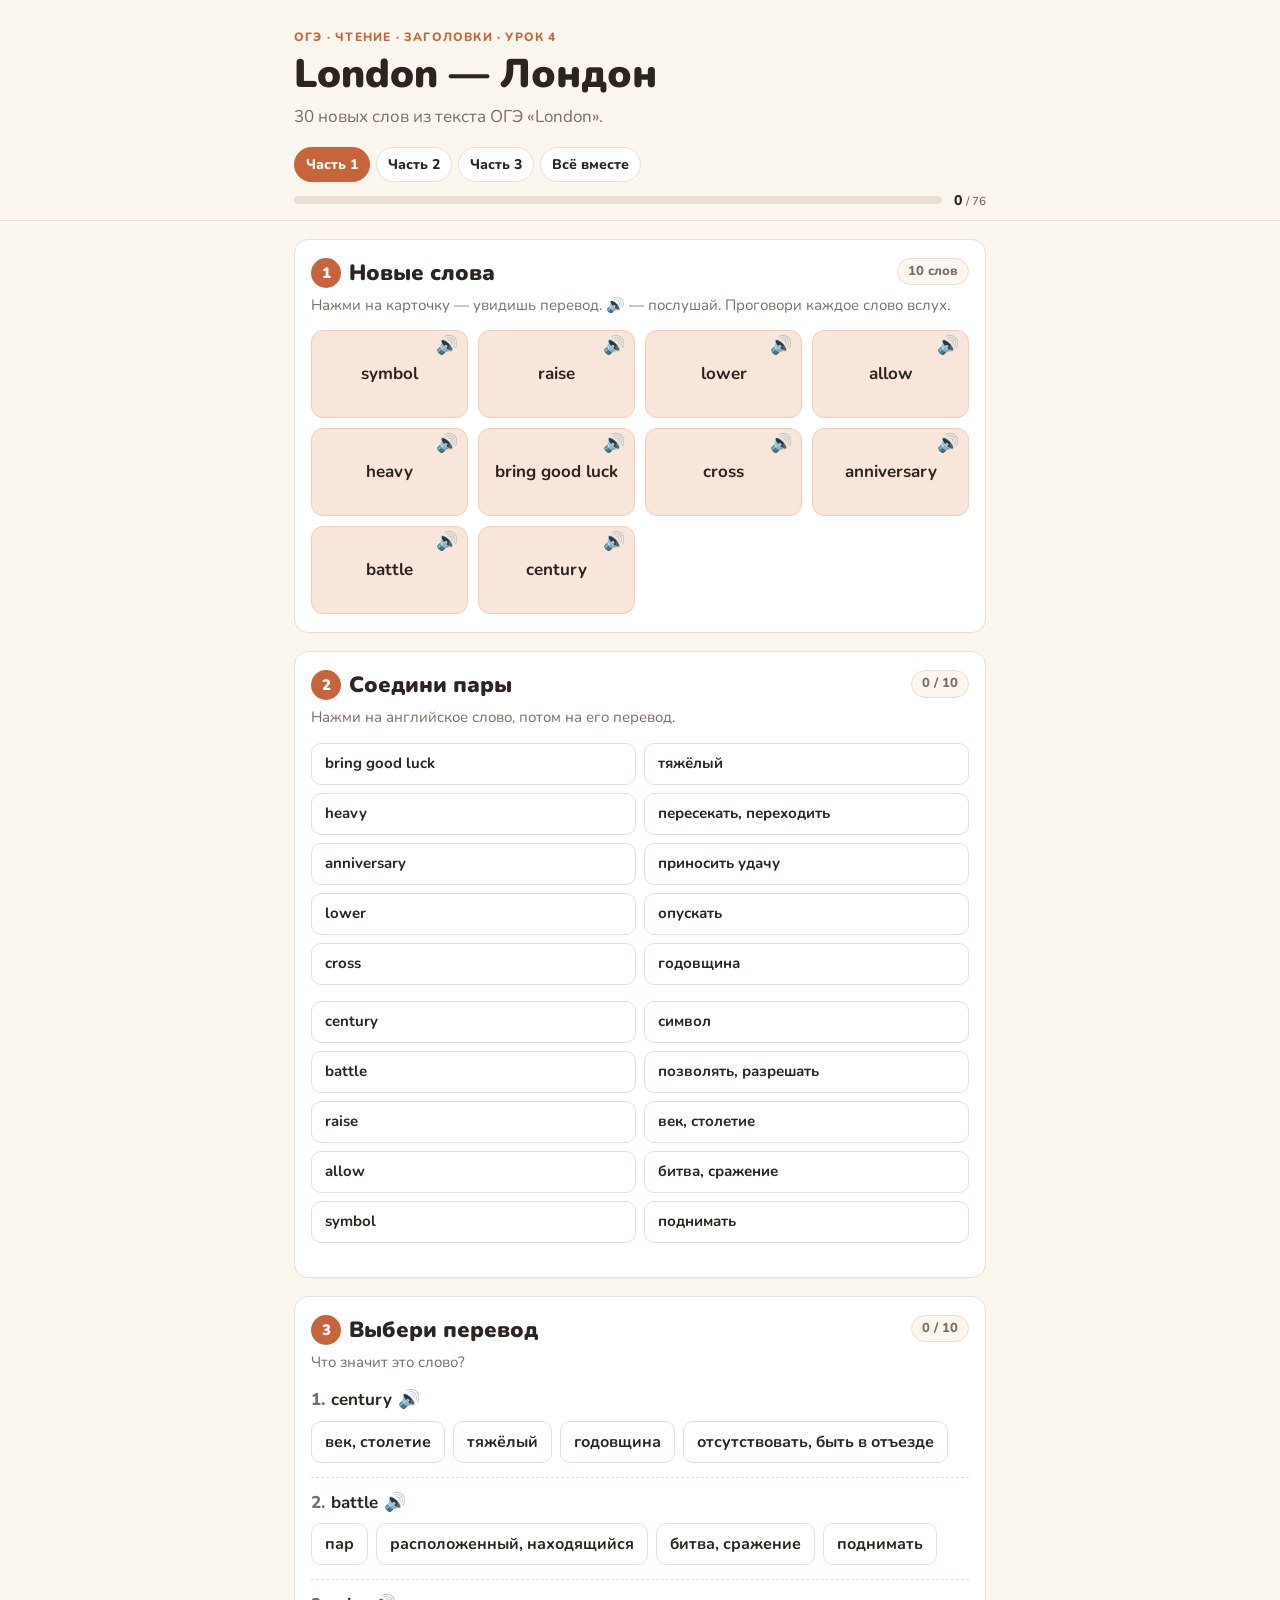
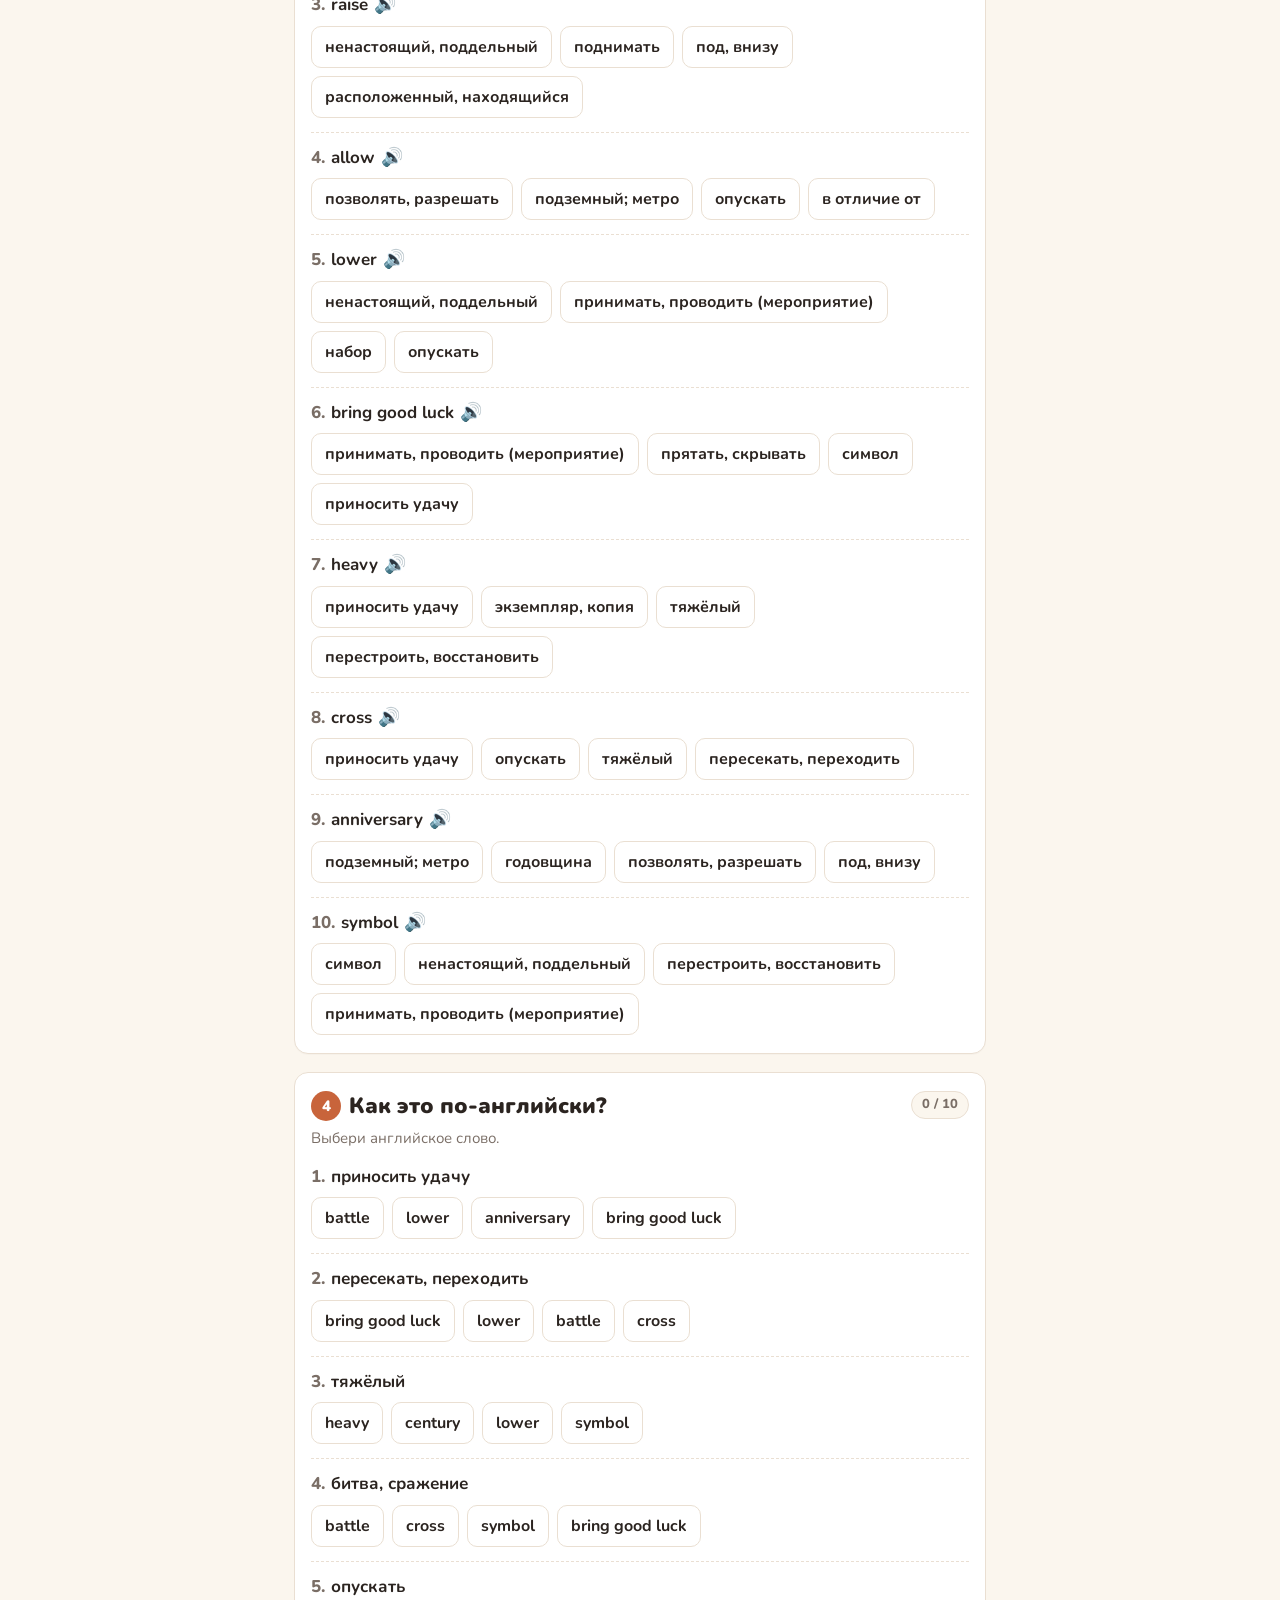
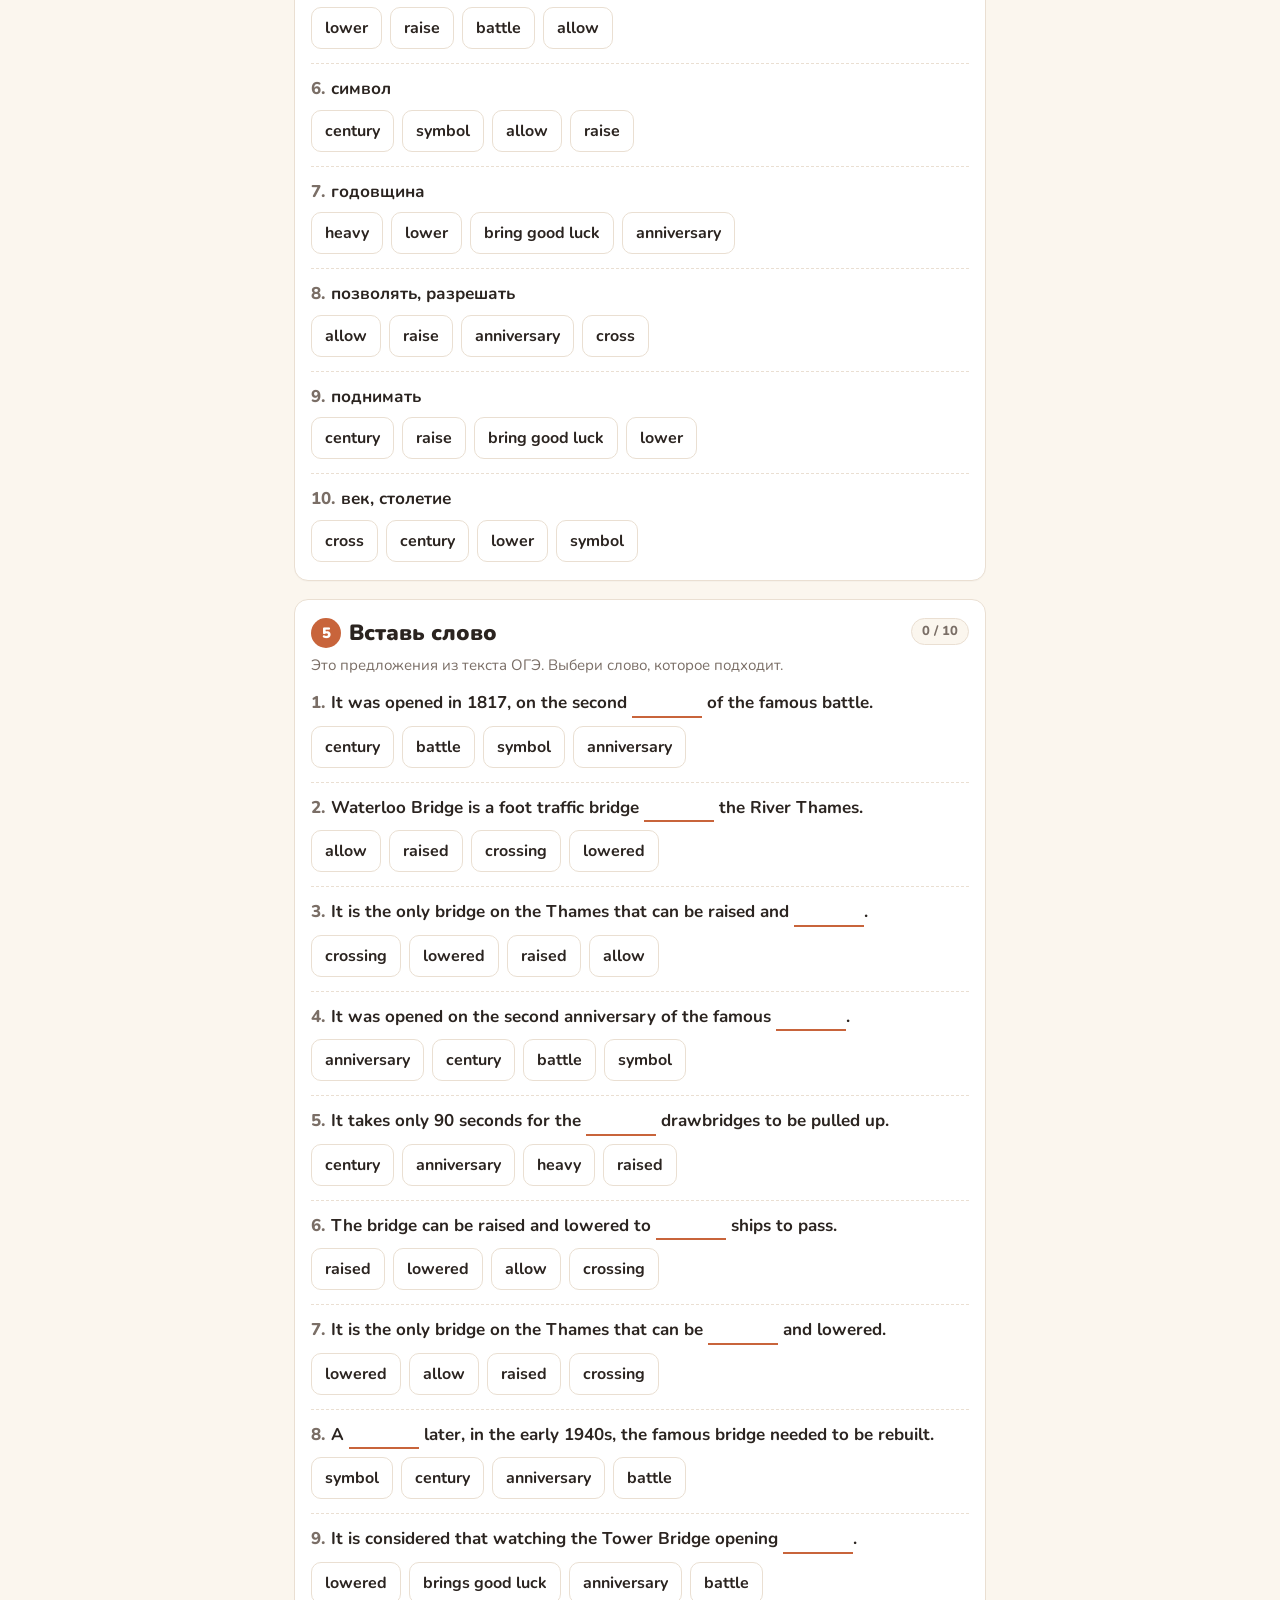
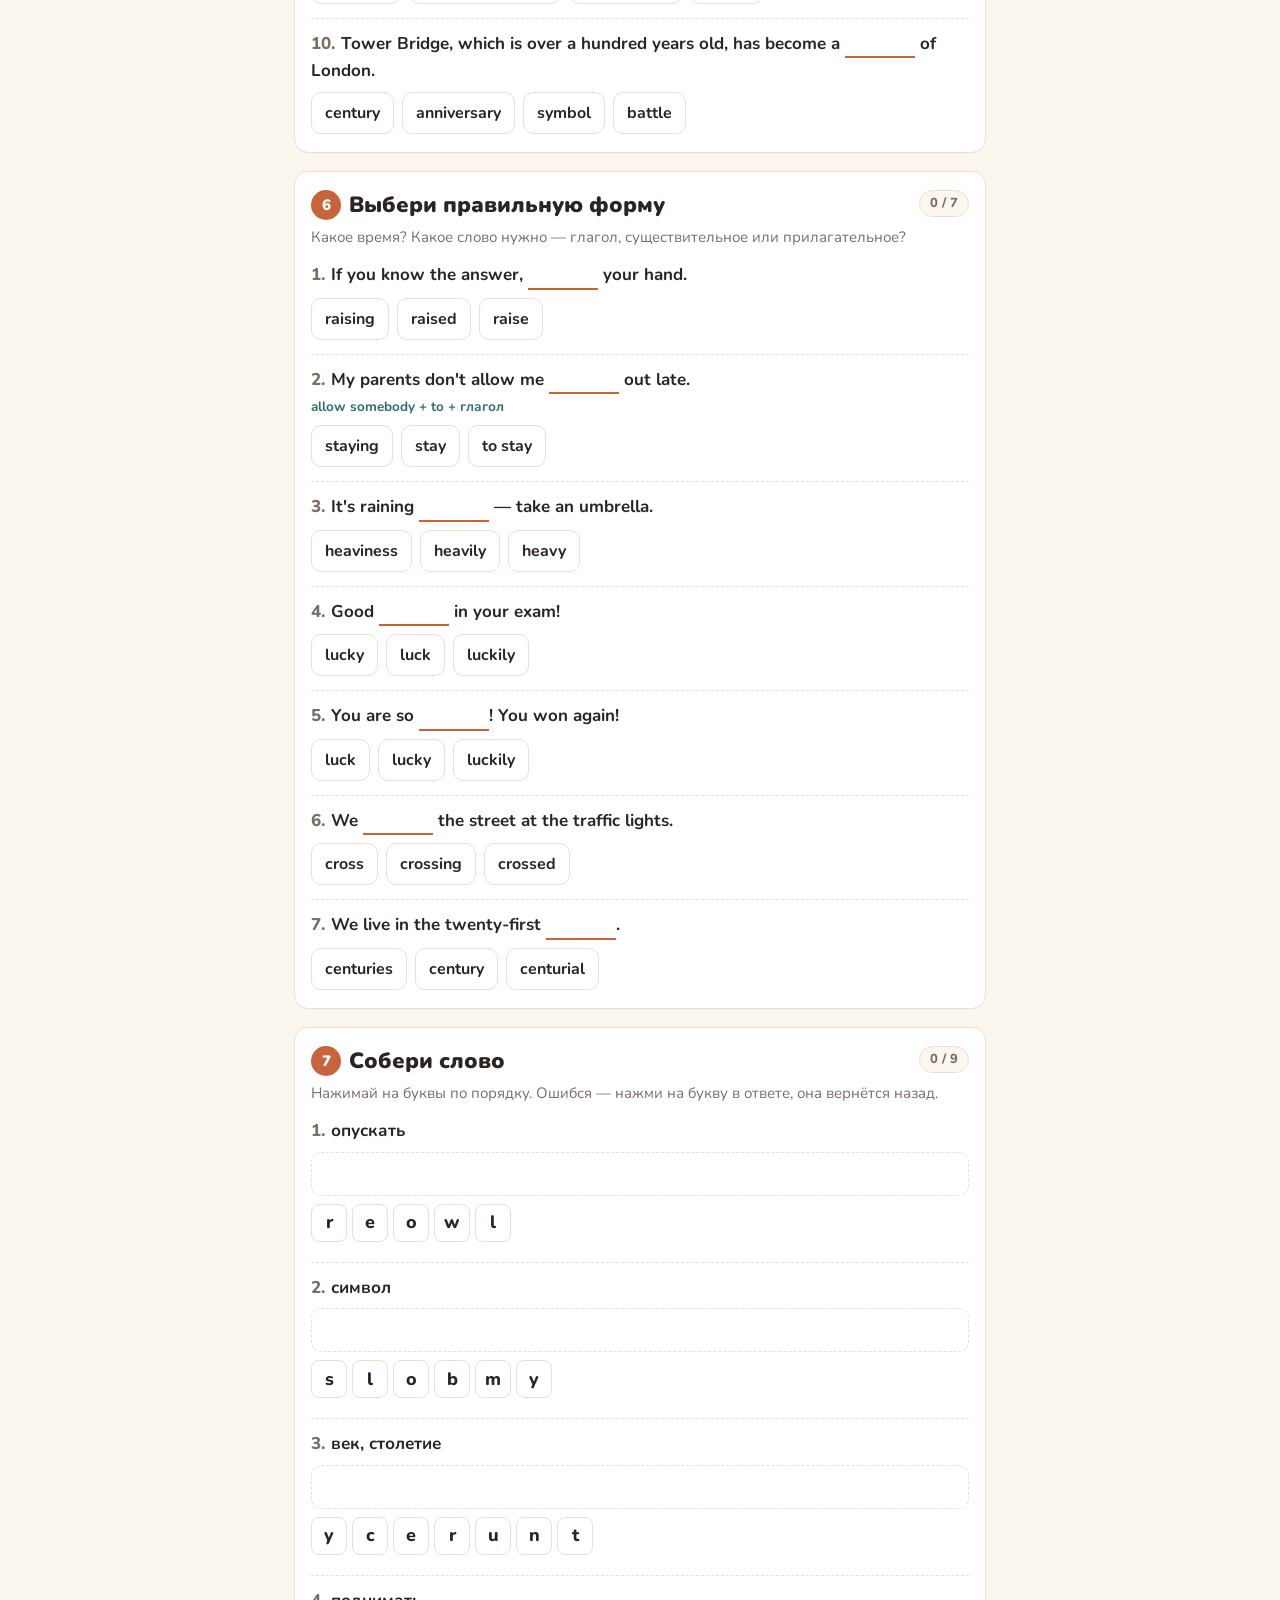
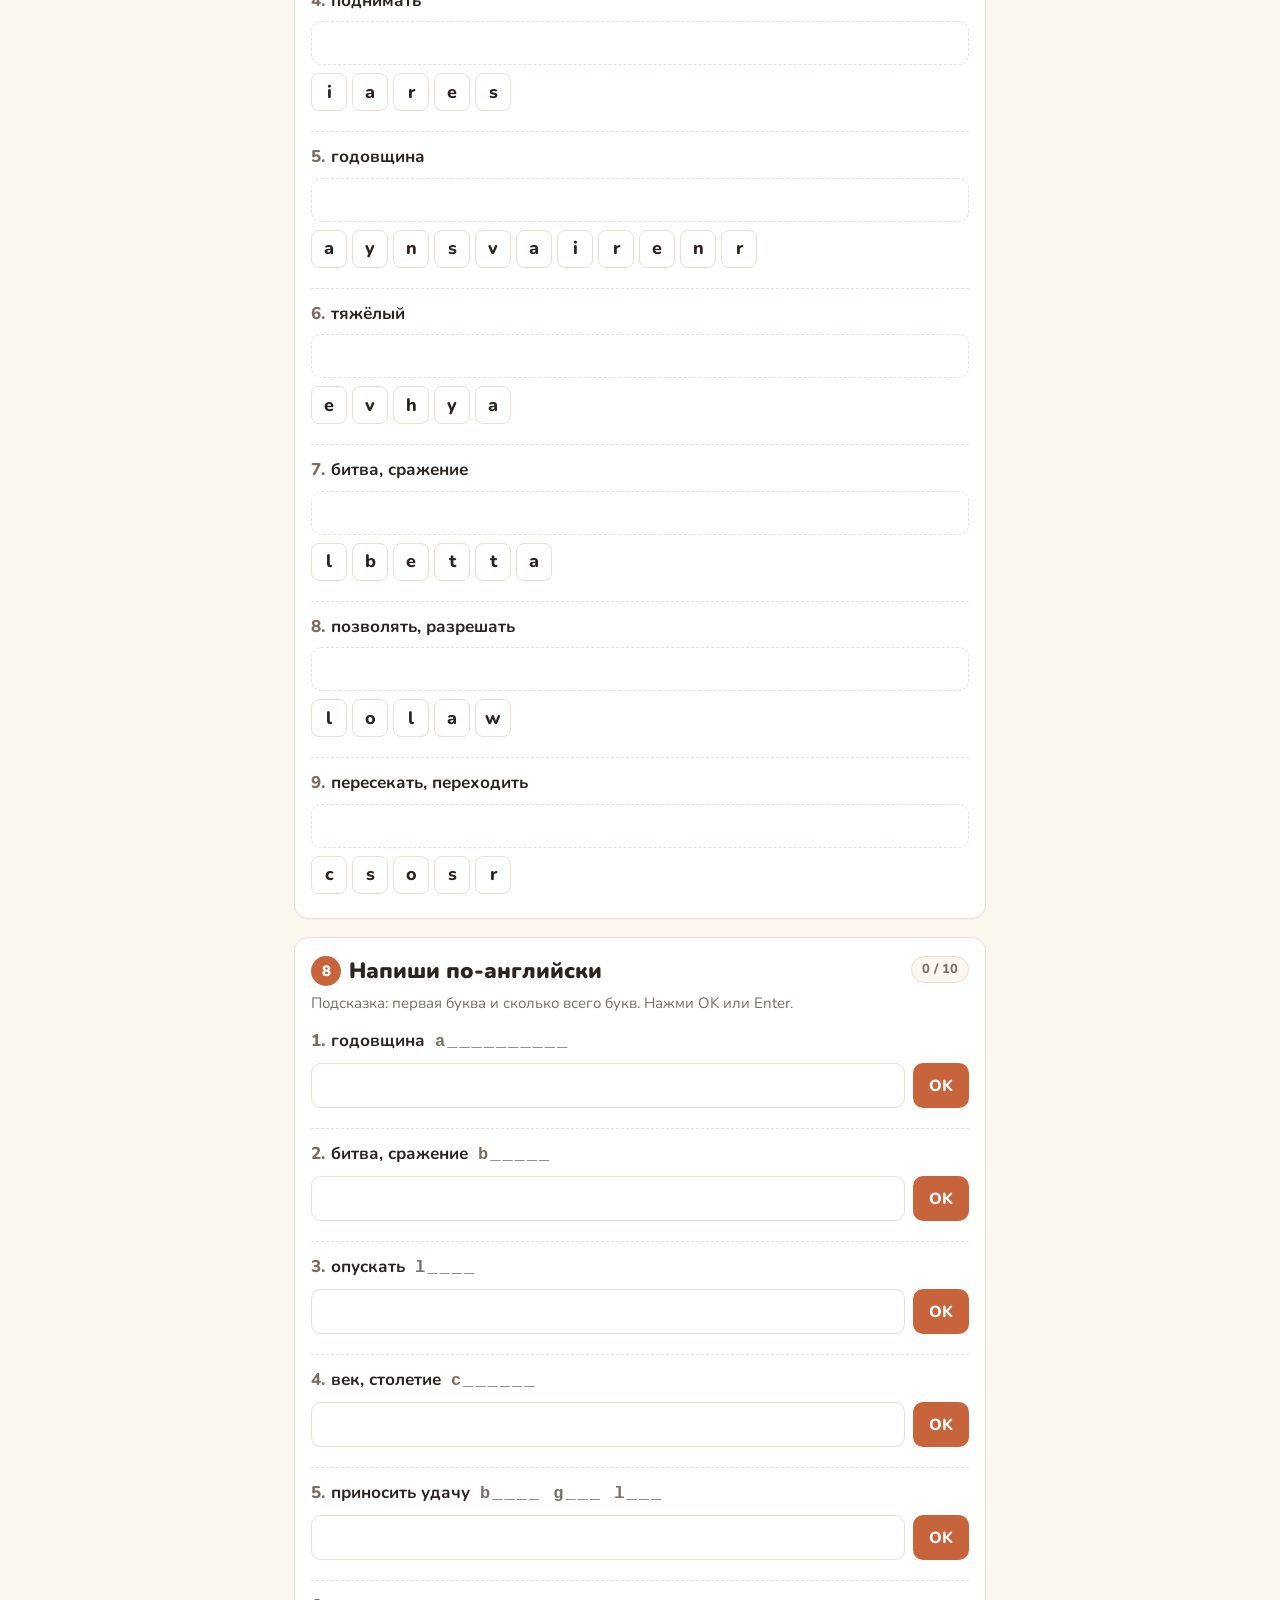
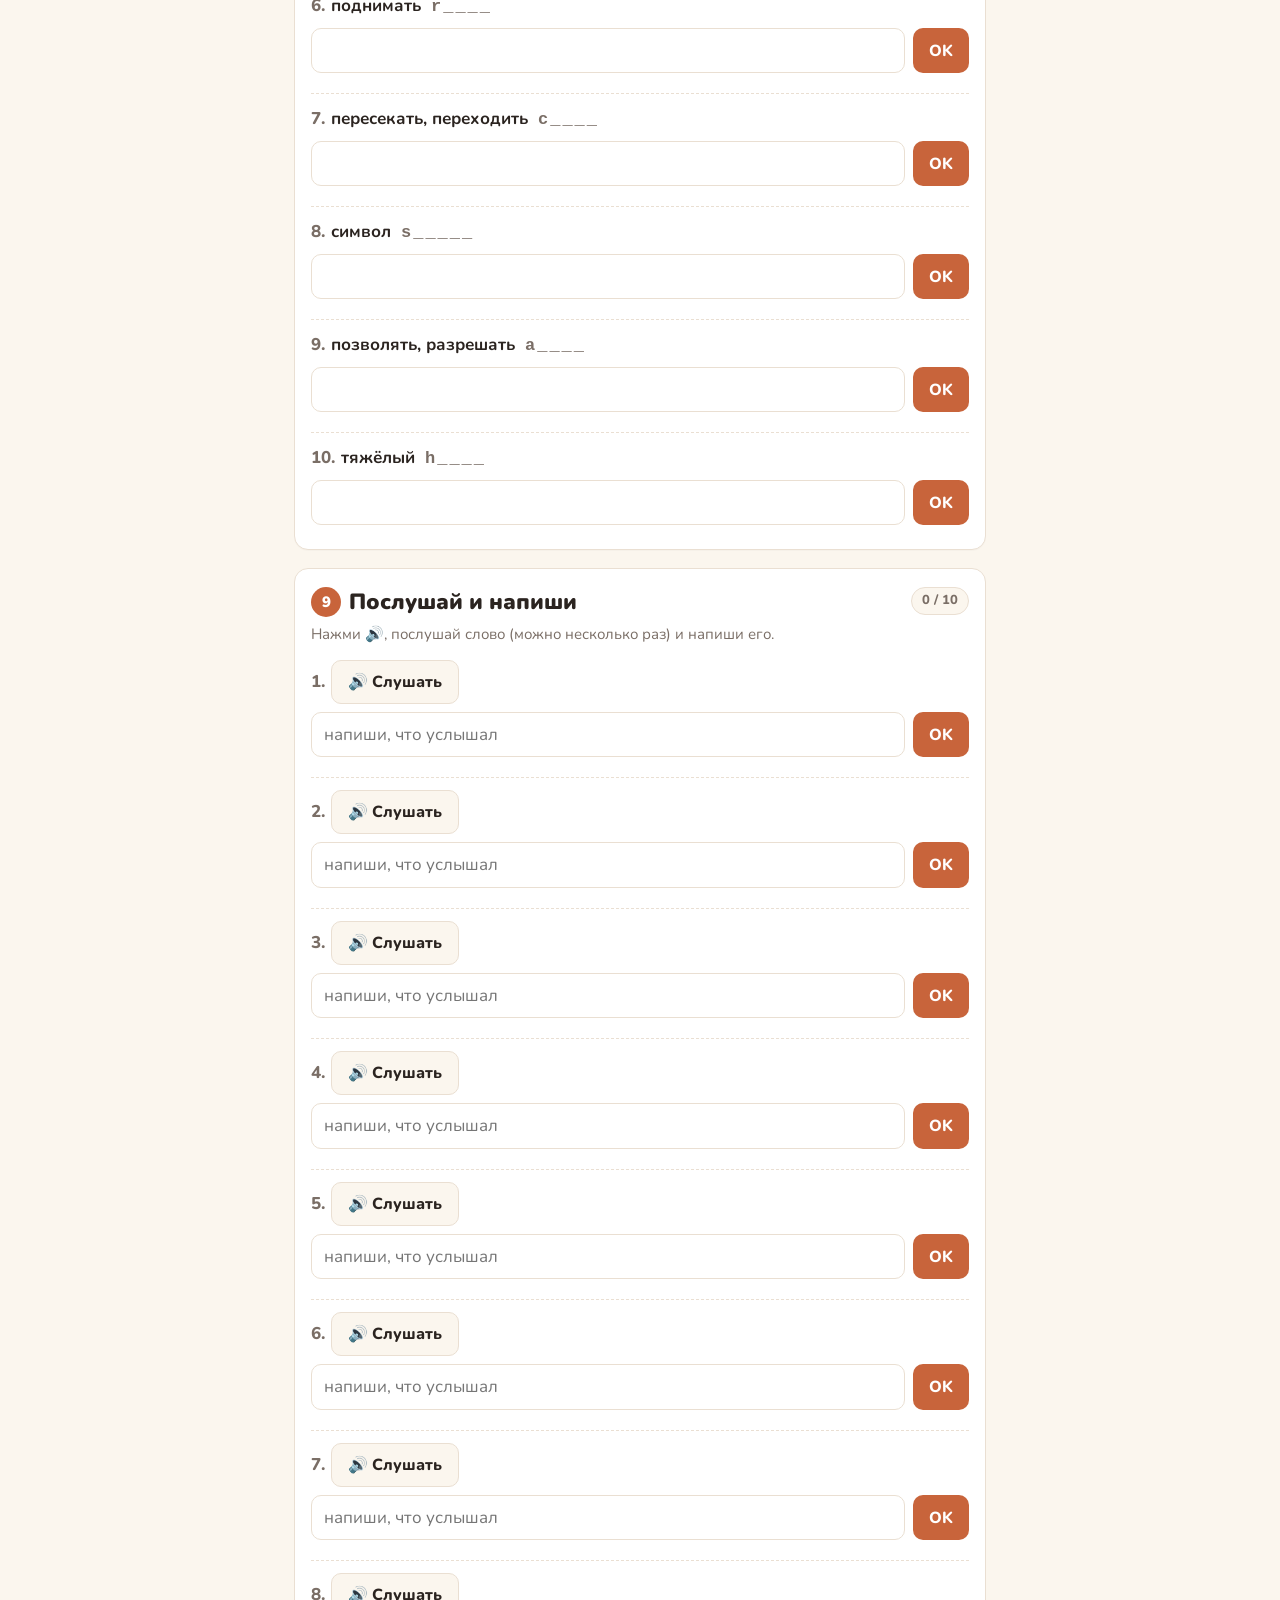
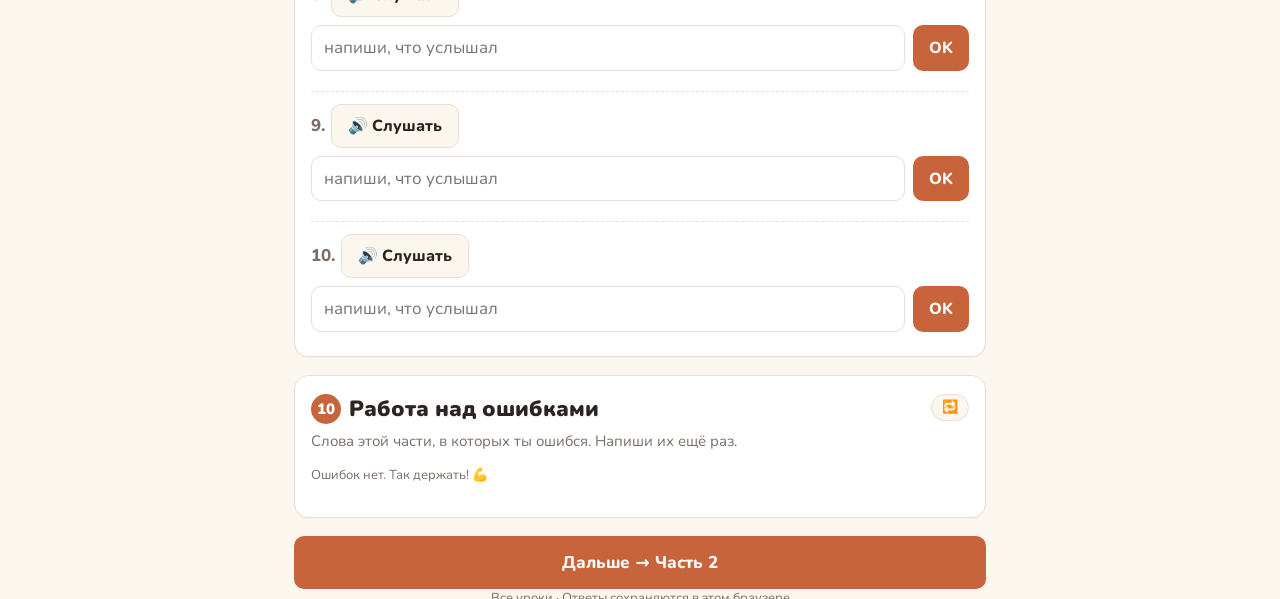
<file: h04.html>
<!DOCTYPE html>
<html lang="ru"><head><meta charset="utf-8">
<meta name="viewport" content="width=device-width,initial-scale=1,viewport-fit=cover">
<title>Урок 4 · London · Давид · ОГЭ</title>
<link rel="preconnect" href="https://fonts.googleapis.com"><link rel="preconnect" href="https://fonts.gstatic.com" crossorigin>
<link rel="stylesheet" href="https://fonts.googleapis.com/css2?family=Nunito:wght@400;600;700;800;900&display=swap">
<style>:root{
  --paper:#FBF6EE;--card:#FFFFFF;--ink:#2B2420;--muted:#7A6E66;--line:#EADFD2;
  --accent:#C8643B;--accent-soft:#F8E6DA;--teal:#2F6F6A;--teal-soft:#E1EFEC;
  --ok:#2E8B57;--ok-soft:#E0F2E7;--bad:#C0392B;--bad-soft:#FBE3DF;--mark:#FFE7A8;
  --r:14px;
  --font-display:"Nunito","Segoe UI",system-ui,-apple-system,sans-serif;
  --font-body:"Nunito","Segoe UI",system-ui,-apple-system,sans-serif;
}
*{box-sizing:border-box}
html{scroll-behavior:smooth;-webkit-text-size-adjust:100%}
body{margin:0;background:var(--paper);color:var(--ink);font-family:var(--font-body);font-size:17px;line-height:1.5}
.wrap{max-width:720px;margin:0 auto;padding:0 14px}
button{font:inherit;color:inherit;cursor:pointer}

/* hero */
.hero{padding-top:28px;padding-bottom:8px}
.eyebrow{font-size:12px;letter-spacing:.1em;text-transform:uppercase;color:var(--accent);font-weight:800;margin:0 0 6px}
h1{font-family:var(--font-display);font-weight:900;font-size:clamp(28px,7vw,40px);line-height:1.1;margin:0 0 8px}
.sub{margin:0;color:var(--muted)}

/* sticky progress */
.bar{position:sticky;top:0;z-index:20;background:rgba(251,246,238,.94);backdrop-filter:blur(6px);-webkit-backdrop-filter:blur(6px);border-bottom:1px solid var(--line)}
.bar .wrap{display:flex;align-items:center;gap:12px;padding-top:9px;padding-bottom:9px}
.track{flex:1;height:8px;background:var(--line);border-radius:99px;overflow:hidden}
.fill{height:100%;width:0;background:linear-gradient(90deg,var(--accent),#E39B5B);transition:width .4s}
.count{font-size:14px;font-weight:800;white-space:nowrap;font-variant-numeric:tabular-nums}
.count small{color:var(--muted);font-weight:600}

main{padding:6px 0 80px}
section.ex,a.ex{background:var(--card);border:1px solid var(--line);border-radius:var(--r);padding:18px 16px;margin-top:18px;box-shadow:0 1px 0 rgba(0,0,0,.02)}
.ex-head{display:flex;justify-content:space-between;align-items:flex-start;gap:10px}
h2{font-family:var(--font-display);font-weight:900;font-size:22px;line-height:1.2;margin:0}
h2 .n{display:inline-flex;align-items:center;justify-content:center;width:30px;height:30px;border-radius:50%;background:var(--accent);color:#fff;font-size:15px;margin-right:8px;vertical-align:2px}
.pill{flex:none;font-size:13px;font-weight:800;padding:3px 10px;border-radius:99px;background:var(--paper);border:1px solid var(--line);color:var(--muted);font-variant-numeric:tabular-nums}
.pill.done{background:var(--ok-soft);border-color:var(--ok);color:var(--ok)}
.instr{color:var(--muted);margin:6px 0 14px;font-size:15px}

/* flashcards */
.cards{display:grid;grid-template-columns:repeat(auto-fill,minmax(150px,1fr));gap:10px}
.fc{perspective:900px;height:112px;border:0;padding:0;background:none}
.fc-in{position:relative;width:100%;height:100%;transition:transform .45s;transform-style:preserve-3d}
.fc.flip .fc-in{transform:rotateY(180deg)}
.fc-f,.fc-b{position:absolute;inset:0;border-radius:12px;display:flex;flex-direction:column;align-items:center;justify-content:center;padding:8px;text-align:center;backface-visibility:hidden;-webkit-backface-visibility:hidden}
.fc-f{background:var(--accent-soft);border:1px solid #EFCDB8}
.fc-f b{font-size:17px;line-height:1.2}
.fc-f small{color:var(--muted);font-size:12px;margin-top:4px}
.fc-b{background:var(--teal-soft);border:1px solid #BFDCD7;transform:rotateY(180deg);font-size:15px;font-weight:700;color:var(--teal)}
.say{border:0;background:none;font-size:18px;padding:2px 6px;line-height:1}
.fc .say{position:absolute;top:4px;right:4px}

/* items */
.items{display:flex;flex-direction:column;gap:14px}
.it{border-top:1px dashed var(--line);padding-top:12px}
.it:first-child{border-top:0;padding-top:0}
.q{margin:0 0 8px;font-weight:700}
.q .k{color:var(--muted);font-weight:800;margin-right:6px;font-variant-numeric:tabular-nums}
.q .gap{display:inline-block;min-width:70px;border-bottom:2px solid var(--accent);text-align:center;color:var(--accent)}
.opts{display:flex;flex-wrap:wrap;gap:8px}
.opt{border:1.5px solid var(--line);background:#fff;border-radius:10px;padding:8px 13px;font-size:16px;font-weight:700;min-height:42px;text-align:left}
.opt:active{transform:scale(.98)}
.opt.ok{background:var(--ok-soft);border-color:var(--ok);color:var(--ok)}
.opt.bad{background:var(--bad-soft);border-color:var(--bad);color:var(--bad);text-decoration:line-through}
.opt[disabled]{cursor:default}
.locked .opt:not(.ok):not(.bad){opacity:.45}

/* match */
.mgroup{display:grid;grid-template-columns:1fr 1fr;gap:8px;margin-bottom:16px}
.mgroup .opt{width:100%;font-size:15px}
.mgroup .opt.sel{border-color:var(--accent);background:var(--accent-soft)}
.mgroup .opt.gone{background:var(--ok-soft);border-color:var(--ok);color:var(--ok);opacity:.6}
.mgroup .opt.shake{animation:sh .35s}
@keyframes sh{25%{transform:translateX(-5px)}75%{transform:translateX(5px)}}

/* typing */
.row{display:flex;gap:8px}
.inp{flex:1;min-width:0;font:inherit;font-size:17px;padding:9px 12px;border:1.5px solid var(--line);border-radius:10px;background:#fff;outline:none}
.inp:focus{border-color:var(--accent)}
.inp.ok{border-color:var(--ok);background:var(--ok-soft);color:var(--ok);font-weight:700}
.inp.bad{border-color:var(--bad);background:var(--bad-soft);color:var(--bad)}
.btn{border:0;background:var(--accent);color:#fff;border-radius:10px;padding:9px 16px;font-weight:800;font-size:16px}
.btn.ghost{background:var(--paper);color:var(--ink);border:1.5px solid var(--line)}
.btn.teal{background:var(--teal)}
.fb{font-size:14.5px;margin-top:6px;font-weight:700}
.fb.ok{color:var(--ok)}.fb.bad{color:var(--bad)}
.fb .right{color:var(--ink);background:var(--mark);padding:0 4px;border-radius:4px}

/* scramble */
.slots{min-height:44px;display:flex;flex-wrap:wrap;gap:5px;padding:6px;border:1.5px dashed var(--line);border-radius:10px;margin-bottom:8px}
.tile{border:1.5px solid var(--line);background:#fff;border-radius:8px;min-width:36px;height:38px;font-weight:800;font-size:18px;text-transform:lowercase}
.tile.used{visibility:hidden}
.slots .tile{background:var(--accent-soft);border-color:#EFCDB8}

/* reading */
.text p{margin:0 0 12px}
.text .lbl{display:inline-flex;width:26px;height:26px;border-radius:7px;background:var(--teal);color:#fff;font-weight:900;font-size:14px;align-items:center;justify-content:center;margin-right:6px}
.w{background:var(--mark);border-radius:4px;padding:0 2px;cursor:pointer;border-bottom:2px solid #E8C35A}
.tip{position:fixed;z-index:50;background:var(--ink);color:#fff;padding:7px 11px;border-radius:9px;font-size:15px;font-weight:700;max-width:260px;pointer-events:none;box-shadow:0 6px 20px rgba(0,0,0,.2)}
.qs{margin:0 0 14px;padding-left:22px}
.qs li{margin-bottom:4px}
.task-row{display:flex;align-items:center;gap:10px;margin-bottom:8px}
.task-row .lbl{flex:none}
.task-row select{flex:1;font:inherit;font-size:16px;padding:8px;border:1.5px solid var(--line);border-radius:10px;background:#fff}
.task-row select.ok{border-color:var(--ok);background:var(--ok-soft)}
.task-row select.bad{border-color:var(--bad);background:var(--bad-soft)}
.stmt{margin-bottom:12px}
.stmt p{margin:0 0 6px;font-weight:700}

/* hard words + final */
.hard{display:flex;flex-wrap:wrap;gap:6px;margin-bottom:12px}
.hard span{background:var(--bad-soft);color:var(--bad);border-radius:99px;padding:4px 10px;font-weight:700;font-size:14px}
.big{font-size:44px;font-weight:900;font-family:var(--font-display);line-height:1;margin:6px 0}
.actions{display:flex;flex-wrap:wrap;gap:8px;margin-top:12px}
.note{font-size:13px;color:var(--muted);margin-top:10px}
footer{color:var(--muted);font-size:13px;text-align:center;padding:24px 0 40px}
.task-row .lbl{display:inline-flex;width:30px;height:30px;border-radius:8px;background:var(--teal);color:#fff;font-weight:900;align-items:center;justify-content:center}
.task-row select{min-width:0;width:100%;text-overflow:ellipsis}
.fc{height:88px}
.bar .wrap{flex-direction:column;align-items:stretch;gap:8px}
.tabs{display:flex;gap:6px;overflow-x:auto;scrollbar-width:none}
.tabs::-webkit-scrollbar{display:none}
.tab{flex:none;border:1.5px solid var(--line);background:#fff;border-radius:99px;padding:6px 14px;font-weight:800;font-size:15px}
.tab.on{background:var(--accent);border-color:var(--accent);color:#fff}
.tab.done:not(.on){border-color:var(--ok);color:var(--ok)}
.tab small{font-weight:900}
.prog{display:flex;align-items:center;gap:12px}
.hint{color:var(--muted);font-family:ui-monospace,Menlo,monospace;letter-spacing:2px;font-weight:600}
.rule{font-size:13.5px;color:var(--teal);font-weight:700;margin-top:3px}
.intro{margin:18px 0 0;padding:12px 14px;background:var(--teal-soft);border-radius:12px;color:var(--teal);font-weight:700;font-size:15px}
.next{display:block;width:100%;margin-top:18px;padding:14px;font-size:17px}
.mcol{display:flex;flex-direction:column;gap:8px}
.ttl{margin:0 0 10px;text-align:center;font-size:20px}
.tiles{gap:5px}
.slots .tile{display:inline-flex;align-items:center;justify-content:center}
.tab{padding:6px 11px;font-size:14px}
</style></head><body>
<header class="hero wrap"><p class="eyebrow">ОГЭ · Чтение · Заголовки · Урок 4</p><h1>London — Лондон</h1><p class="sub">30 новых слов из текста ОГЭ «London».</p></header>
<div class="bar"><div class="wrap"><nav class="tabs" id="tabs"></nav><div class="prog"><div class="track"><div class="fill" id="fill"></div></div><span class="count" id="cnt"></span></div></div></div>
<main class="wrap" id="main"></main>
<footer class="wrap"><a href="./" style="color:inherit">Все уроки</a> · Ответы сохраняются в этом браузере</footer>
<script>
const L = {
  id: "h04", short: "Урок 4 · London",
  eyebrow: "ОГЭ · Чтение · Заголовки · Урок 4",
  title: "London — Лондон",
  sub: "30 новых слов из текста ОГЭ «London».",
  words: [
    { id: "symbol", en: "symbol", ru: "символ", pos: "n", gap: "Tower Bridge, which is over a hundred years old, has become a ___ of London.", ans: "symbol" },
    { id: "raise", en: "raise", ru: "поднимать", pos: "v", hl: ["raised"], gap: "It is the only bridge on the Thames that can be ___ and lowered.", ans: "raised" },
    { id: "lower", en: "lower", ru: "опускать", pos: "v", hl: ["lowered"], gap: "It is the only bridge on the Thames that can be raised and ___.", ans: "lowered" },
    { id: "allow", en: "allow", ru: "позволять, разрешать", pos: "v", gap: "The bridge can be raised and lowered to ___ ships to pass.", ans: "allow" },
    { id: "heavy", en: "heavy", ru: "тяжёлый", pos: "adj", gap: "It takes only 90 seconds for the ___ drawbridges to be pulled up.", ans: "heavy" },
    { id: "luck", en: "bring good luck", ru: "приносить удачу", pos: "ph", hl: ["brings good luck"], gap: "It is considered that watching the Tower Bridge opening ___.", ans: "brings good luck" },
    { id: "cross", en: "cross", ru: "пересекать, переходить", pos: "v", hl: ["crossing"], gap: "Waterloo Bridge is a foot traffic bridge ___ the River Thames.", ans: "crossing" },
    { id: "anniversary", en: "anniversary", ru: "годовщина", pos: "n", gap: "It was opened in 1817, on the second ___ of the famous battle.", ans: "anniversary" },
    { id: "battle", en: "battle", ru: "битва, сражение", pos: "n", gap: "It was opened on the second anniversary of the famous ___.", ans: "battle" },
    { id: "century", en: "century", ru: "век, столетие", pos: "n", gap: "A ___ later, in the early 1940s, the famous bridge needed to be rebuilt.", ans: "century" },
    { id: "rebuild", en: "rebuild", ru: "перестроить, восстановить", pos: "v", hl: ["rebuilt"], gap: "In the early 1940s, the famous Bridge needed to be ___.", ans: "rebuilt" },
    { id: "away", en: "be away", ru: "отсутствовать, быть в отъезде", pos: "ph", alt: ["away"], hl: ["were away"], gap: "It was during World War II, and most men ___ fighting.", ans: "were away" },
    { id: "located", en: "located", ru: "расположенный, находящийся", pos: "adj", gap: "Wembley Stadium is a football stadium ___ in Wembley Park, London.", ans: "located" },
    { id: "host", en: "host", ru: "принимать, проводить (мероприятие)", pos: "v", hl: ["hosts"], gap: "The stadium also ___ concerts, rugby games and American football games.", ans: "hosts" },
    { id: "unlike", en: "unlike", ru: "в отличие от", pos: "prep", gap: "___ many London street markets, this one is situated in an open space.", ans: "Unlike" },
    { id: "option", en: "option", ru: "вариант, выбор", pos: "n", gap: "A visit here is a good ___ for football fans to find club T-shirts.", ans: "option" },
    { id: "fake", en: "fake", ru: "ненастоящий, поддельный", pos: "adj", gap: "23 and 24 Leinster Gardens are ___ houses.", ans: "fake" },
    { id: "hide", en: "hide", ru: "прятать, скрывать", pos: "v", hl: ["hiding"], gap: "They are fake houses built to ___ the Tube line.", ans: "hide" },
    { id: "underneath", en: "underneath", ru: "под, внизу", pos: "adv", gap: "The houses were built to hide the Tube line running ___.", ans: "underneath" },
    { id: "underground", en: "underground", ru: "подземный; метро", pos: "adj", gap: "The first London ___ trains were steam trains.", ans: "underground" },
    { id: "ventilation", en: "ventilation", ru: "вентиляция", pos: "n", gap: "The first trains were steam trains so they needed ___.", ans: "ventilation" },
    { id: "steam", en: "steam", ru: "пар", pos: "n", gap: "There were open-air sections so the trains could let out their ___ and smoke.", ans: "steam" },
    { id: "smoke", en: "smoke", ru: "дым", pos: "n", gap: "The trains could let out their steam and ___.", ans: "smoke" },
    { id: "own", en: "own", ru: "владеть", pos: "v", hl: ["owns"], gap: "Great Ormond Street Hospital ___ the copyright to Peter Pan.", ans: "owns" },
    { id: "author", en: "author", ru: "автор", pos: "n", gap: "The ___ had no children himself.", ans: "author" },
    { id: "run", en: "run", ru: "управлять, содержать (организацию)", pos: "v", gap: "All the money is used to ___ the hospital.", ans: "run" },
    { id: "royal", en: "royal", ru: "королевский", pos: "adj", gap: "Cleopatra's Needle was brought to London from Alexandria, the ___ city of Cleopatra.", ans: "royal" },
    { id: "keep", en: "keep", ru: "хранить, держать", pos: "v", hl: ["keeps"], gap: "Underneath Cleopatra's Needle there's a time capsule. It ___ information about 19th century life.", ans: "keeps" },
    { id: "copy", en: "copy", ru: "экземпляр, копия", pos: "n", hl: ["copies"], gap: "It contains ___ of the Bible in several languages.", ans: "copies" },
    { id: "set", en: "a set of", ru: "набор", pos: "ph", gap: "It contains a portrait of Queen Victoria, ___ British coins and a map of London.", ans: "a set of" }
  ],
  forms: [
    { id: "raise", s: "If you know the answer, ___ your hand.", o: ["raise", "raised", "raising"], a: "raise" },
    { id: "allow", s: "My parents don't allow me ___ out late.", o: ["stay", "to stay", "staying"], a: "to stay", ru: "allow somebody + to + глагол" },
    { id: "heavy", s: "It's raining ___ — take an umbrella.", o: ["heavy", "heavily", "heaviness"], a: "heavily" },
    { id: "luck", s: "Good ___ in your exam!", o: ["luck", "lucky", "luckily"], a: "luck" },
    { id: "luck", s: "You are so ___! You won again!", o: ["luck", "lucky", "luckily"], a: "lucky" },
    { id: "cross", s: "We ___ the street at the traffic lights.", o: ["cross", "crossed", "crossing"], a: "crossed" },
    { id: "rebuild", s: "The old church was ___ after the fire.", o: ["rebuild", "rebuilt", "rebuilding"], a: "rebuilt" },
    { id: "away", s: "Dad is ___ on a business trip this week.", o: ["away", "out", "off"], a: "away" },
    { id: "located", s: "Our hotel is ___ near the sea.", o: ["locate", "located", "location"], a: "located" },
    { id: "host", s: "Which city will ___ the next Olympic Games?", o: ["host", "hosts", "hosted"], a: "host", ru: "После will — глагол без окончаний" },
    { id: "hide", s: "Last night I ___ the presents under the bed.", o: ["hide", "hid", "hidden"], a: "hid", ru: "hide – hid – hidden" },
    { id: "own", s: "My uncle ___ a small shop in the town centre.", o: ["own", "owns", "owner"], a: "owns" },
    { id: "own", s: "Who is the ___ of this car?", o: ["own", "owns", "owner"], a: "owner" },
    { id: "keep", s: "She has ___ all my letters for twenty years.", o: ["keep", "kept", "keeping"], a: "kept", ru: "keep – kept – kept" },
    { id: "run", s: "My aunt ___ a small café in the town centre.", o: ["run", "runs", "ran"], a: "runs" },
    { id: "royal", s: "The ___ family lives in Buckingham Palace.", o: ["royal", "royals", "royalty"], a: "royal" },
    { id: "century", s: "We live in the twenty-first ___.", o: ["century", "centuries", "centurial"], a: "century" },
    { id: "smoke", s: "Please don't ___ here.", o: ["smoke", "smoking", "smoked"], a: "smoke" }
  ],
  task: {
    type: "headings", extra: 6,
    questions: [
      "Which place in London keeps a message for future generations?",
      "Which place in London is good to watch sports and buy related goods?",
      "How long does it take to raise the famous bridge for a ship?",
      "How does a fairytale character help real people of London?",
      "Which London bridge got a nickname after its reconstruction?",
      "What is the most visited tourist attraction in London?",
      "What were the false buildings in London made for?"
    ],
    key: { A: 3, B: 5, C: 2, D: 7, E: 4, F: 1 },
    parts: [
      { l: "A", t: "Tower Bridge, which is over a hundred years old, has become a symbol of London. It is the only bridge on the Thames that can be raised and lowered to allow ships to pass. Nowadays it takes only 90 seconds for the heavy drawbridges to be pulled up with electric motors. It is considered that watching the Tower Bridge opening brings good luck." },
      { l: "B", t: "Waterloo Bridge is a foot traffic bridge crossing the River Thames in London. It was opened in 1817, on the second anniversary of the famous battle. A century later, in the early 1940s, the famous Bridge needed to be rebuilt. It was during World War II, and most men were away fighting. So the bridge was rebuilt mainly by women. The new Waterloo Bridge was opened in 1945 and got a second name, the ‘Ladies Bridge’." },
      { l: "C", t: "Wembley Stadium is a football stadium located in Wembley Park, London. The stadium is home not only to football. It also hosts concerts, rugby games and American football games. There is Wembley Market not far from the stadium. Unlike many London street markets, this one is situated in an open space. A visit here is a good option for football fans to find club T-shirts, boots or accessories." },
      { l: "D", t: "23 and 24 Leinster Gardens in Paddington (just opposite Hyde Park) are fake houses built to hide the Tube line running underneath. The windows are painted on, there are no letter boxes, and behind the facade there is a railway. The first London underground trains were steam trains so they needed ventilation. Underground lines were planned with tunnels and open-air sections so the trains could let out their steam and smoke, and that is what the house facades are hiding." },
      { l: "E", t: "Great Ormond Street Hospital, which is situated at Russell Square, London, owns the copyright to Peter Pan, a story written by J.M. Barrie. The author had no children himself and gifted the rights to his famous literary pieces to the hospital in 1929. The hospital receives royalties from all films, cartoons and performances of Peter Pan. All the money is used to run the hospital." },
      { l: "F", t: "Cleopatra’s Needle was brought to London in 1878 from Alexandria, the royal city of Cleopatra. Underneath Cleopatra’s Needle there’s a time capsule. It keeps information about 19th century life. It contains copies of the Bible in several languages, a portrait of Queen Victoria, a set of British coins, cigars, a razor, a map of London, copies of 10 daily newspapers and pictures of the 12 best-looking English women of the day." }
    ]
  }
};

/* ===== David · OGE vocabulary engine. Expects const L = {...} defined before. ===== */
(function () {
const W = L.words, byId = Object.fromEntries(W.map(w => [w.id, w]));
const $ = (t, c, x) => { const e = document.createElement(t); if (c) e.className = c; if (x != null) e.textContent = x; return e; };
const norm = s => (s || "").toLowerCase().replace(/[’‘`]/g, "'").replace(/[.!?,;:]+/g, " ").replace(/\s+/g, " ").trim();

/* seeded random, so the page looks the same after reload */
let seed = [...L.id].reduce((a, c) => (a * 31 + c.charCodeAt(0)) >>> 0, 7);
const rnd = () => { seed |= 0; seed = seed + 0x6D2B79F5 | 0; let t = Math.imul(seed ^ seed >>> 15, 1 | seed); t = t + Math.imul(t ^ t >>> 7, 61 | t) ^ t; return ((t ^ t >>> 14) >>> 0) / 4294967296; };
const shuffle = a => { a = [...a]; for (let i = a.length - 1; i > 0; i--) { const j = Math.floor(rnd() * (i + 1)); [a[i], a[j]] = [a[j], a[i]]; } return a; };
const pick = (pool, n, not) => shuffle(pool.filter(x => !not.includes(x))).slice(0, n);

/* saved state */
const KEY = "david-oge-" + L.id;
let S = {}; try { S = JSON.parse(localStorage.getItem(KEY) || "{}") || {}; } catch (e) { S = {}; }
const save = () => { try { localStorage.setItem(KEY, JSON.stringify(S)); } catch (e) {} };
function mark(key, wid, ok, v) { if (S[key]) return; S[key] = { w: wid, ok: ok, v: v }; save(); upd(); }

/* speech */
let voice = null;
function pickVoice() { const vs = speechSynthesis.getVoices(); voice = vs.find(v => /en[-_]GB/i.test(v.lang)) || vs.find(v => /^en/i.test(v.lang)) || null; }
if ("speechSynthesis" in window) { pickVoice(); speechSynthesis.onvoiceschanged = pickVoice; }
function say(text) { if (!("speechSynthesis" in window)) return; speechSynthesis.cancel(); const u = new SpeechSynthesisUtterance(text); u.lang = "en-GB"; if (voice) u.voice = voice; u.rate = .85; speechSynthesis.speak(u); }
const sayBtn = text => { const b = $("button", "say", "🔊"); b.type = "button"; b.setAttribute("aria-label", "Послушать"); b.onclick = e => { e.stopPropagation(); say(text); }; return b; };

/* ===== layout: tabs ===== */
const main = document.getElementById("main");
const tabsNav = document.getElementById("tabs");
const TABS = [];
let CUR = null, secN = 0;
function newTab(label, title) {
  const btn = $("button", "tab", label); btn.type = "button"; const cnt = $("small"); btn.append(cnt); tabsNav.append(btn);
  const pane = $("div", "pane"); pane.hidden = true; main.append(pane);
  const t = { btn, cnt, pane, keys: [], sections: [], title }; TABS.push(t);
  btn.onclick = () => showTab(TABS.indexOf(t), true); CUR = t; secN = 0; return t;
}
function showTab(i, scroll) {
  TABS.forEach((t, j) => { t.pane.hidden = j !== i; t.btn.classList.toggle("on", j === i); });
  try { localStorage.setItem(KEY + "-tab", i); } catch (e) {}
  if (scroll) window.scrollTo({ top: document.querySelector(".bar").offsetTop, behavior: "smooth" });
  upd();
}
function section(title, instr) {
  const s = $("section", "ex"); const h = $("div", "ex-head"); const h2 = $("h2");
  h2.append($("span", "n", ++secN), title); const pill = $("span", "pill"); h.append(h2, pill); s.append(h);
  if (instr) s.append($("p", "instr", instr));
  CUR.pane.append(s); const rec = { s, pill, keys: [], tab: CUR, id: "t" + TABS.length + "s" + secN }; CUR.sections.push(rec); return rec;
}
function regKey(rec, i) { const key = rec.id + "-" + i; rec.keys.push(key); rec.tab.keys.push(key); return key; }

/* MCQ item */
function fillGap(q, ans) { const g = q.querySelector(".gap"); if (g) g.textContent = ans; }
function qLine(k, html) { const p = $("p", "q"); p.append($("span", "k", k + ".")); const t = $("span"); t.innerHTML = html; p.append(t); return p; }
const esc = s => String(s).replace(/[&<>"]/g, c => ({ "&": "&amp;", "<": "&lt;", ">": "&gt;", '"': "&quot;" }[c]));
const gapHtml = s => esc(s).replace("___", '<span class="gap">&nbsp;</span>');
function mcq(rec, i, wid, qNode, options, answer) {
  const key = regKey(rec, i);
  const it = $("div", "it"); it.append(qNode); const box = $("div", "opts"); it.append(box);
  const btns = options.map(o => { const b = $("button", "opt", o); b.type = "button"; box.append(b); return b; });
  const lock = chosen => { box.classList.add("locked"); btns.forEach(b => { b.disabled = true; if (b.textContent === answer) b.classList.add("ok"); else if (b.textContent === chosen) b.classList.add("bad"); }); fillGap(qNode, answer); };
  btns.forEach(b => b.onclick = () => { const ok = b.textContent === answer; mark(key, wid, ok, b.textContent); lock(b.textContent); if (rec.speak) say(answer); });
  if (S[key]) lock(S[key].v);
  return it;
}
/* typing item */
const hint = en => en.split(" ").map(p => p[0] + "_".repeat(Math.max(0, p.length - 1))).join("  ");
const hintHtml = w => esc(w.ru) + ' &nbsp;<span class="hint">' + esc(hint(w.en)) + "</span>";
function typing(rec, i, wid, qNode, answers, opts = {}) {
  const key = regKey(rec, i);
  const it = $("div", "it"); it.append(qNode);
  const row = $("div", "row"); const inp = $("input", "inp"); inp.type = "text"; inp.autocomplete = "off"; inp.autocapitalize = "off"; inp.spellcheck = false; inp.setAttribute("autocorrect", "off");
  if (opts.ph) inp.placeholder = opts.ph;
  const b = $("button", "btn", "OK"); b.type = "button"; row.append(inp, b); it.append(row);
  const fb = $("div", "fb"); it.append(fb);
  const lock = (v, ok) => { inp.value = v; inp.disabled = true; b.style.display = "none"; inp.classList.add(ok ? "ok" : "bad");
    fb.className = "fb " + (ok ? "ok" : "bad"); fb.innerHTML = ok ? "Верно! " : 'Правильно: <span class="right">' + esc(answers[0]) + "</span> "; fb.append(sayBtn(answers[0])); };
  const check = () => { const v = inp.value.trim(); if (!v) return; const ok = answers.some(a => norm(a) === norm(v)); mark(key, wid, ok, v); lock(v, ok); say(answers[0]); };
  b.onclick = check; inp.onkeydown = e => { if (e.key === "Enter") check(); };
  if (S[key]) lock(S[key].v, S[key].ok);
  return it;
}
const answersOf = w => [w.en, ...(w.alt || [])];

/* ===== exercise builders ===== */
function exCards(ws) {
  const r = section("Новые слова", "Нажми на карточку — увидишь перевод. 🔊 — послушай. Проговори каждое слово вслух.");
  const g = $("div", "cards");
  ws.forEach(w => { const c = $("button", "fc"); c.type = "button"; const inn = $("div", "fc-in"); const f = $("div", "fc-f"); f.append($("b", null, w.en));
    inn.append(f, $("div", "fc-b", w.ru)); c.append(inn, sayBtn(w.en)); c.onclick = () => { c.classList.toggle("flip"); if (c.classList.contains("flip")) say(w.en); }; g.append(c); });
  r.s.append(g); r.pill.textContent = ws.length + " слов"; r.static = true;
}
function exMatch(ws) {
  const r = section("Соедини пары", "Нажми на английское слово, потом на его перевод.");
  const sh = shuffle(ws); const groups = []; for (let i = 0; i < sh.length; i += 5) groups.push(sh.slice(i, i + 5));
  if (groups.length > 1 && groups[groups.length - 1].length < 3) groups[groups.length - 2].push(...groups.pop());
  let idx = 0;
  groups.forEach(gr => {
    const box = $("div", "mgroup"); const c1 = $("div", "mcol"), c2 = $("div", "mcol"); box.append(c1, c2);
    let sel = null; const miss = {}; const lb = {}, rb = {};
    const items = gr.map(w => ({ w, key: regKey(r, idx++) }));
    items.forEach(it => { const b = $("button", "opt", it.w.en); b.type = "button"; lb[it.w.id] = b; b.onclick = () => { if (b.classList.contains("gone")) return; Object.values(lb).forEach(x => x.classList.remove("sel")); b.classList.add("sel"); sel = it; say(it.w.en); }; c1.append(b); });
    shuffle(items).forEach(({ w }) => { const b = $("button", "opt", w.ru); b.type = "button"; rb[w.id] = b; c2.append(b);
      b.onclick = () => { if (!sel || b.classList.contains("gone")) return;
        if (sel.w.id === w.id) { lb[w.id].classList.remove("sel"); lb[w.id].classList.add("gone"); b.classList.add("gone"); mark(sel.key, w.id, !miss[w.id], w.ru); sel = null; }
        else { miss[sel.w.id] = true; b.classList.add("shake"); setTimeout(() => b.classList.remove("shake"), 400); } }; });
    items.forEach(({ w, key }) => { if (S[key]) { lb[w.id].classList.add("gone"); rb[w.id].classList.add("gone"); } });
    r.s.append(box);
  });
}
function exEnRu(ws) {
  const r = section("Выбери перевод", "Что значит это слово?");
  const box = $("div", "items"); const pool = W.map(w => w.ru);
  shuffle(ws).forEach((w, i) => { const q = qLine(i + 1, "<b>" + esc(w.en) + "</b>"); q.append(sayBtn(w.en)); box.append(mcq(r, i, w.id, q, shuffle([w.ru, ...pick(ws.map(x => x.ru).concat(pool).filter((x, j, a) => a.indexOf(x) === j), 3, [w.ru])]), w.ru)); });
  r.s.append(box);
}
function exRuEn(ws) {
  const r = section("Как это по-английски?", "Выбери английское слово.");
  r.speak = true; const box = $("div", "items"); const pool = ws.map(x => x.en);
  shuffle(ws).forEach((w, i) => box.append(mcq(r, i, w.id, qLine(i + 1, esc(w.ru)), shuffle([w.en, ...pick(pool, 3, [w.en])]), w.en)));
  r.s.append(box);
}
function exGap(ws) {
  const r = section("Вставь слово", "Это предложения из текста ОГЭ. Выбери слово, которое подходит.");
  r.speak = true; const box = $("div", "items");
  shuffle(ws.filter(w => w.gap)).forEach((w, i) => {
    const same = ws.filter(x => x.pos === w.pos && x.id !== w.id).map(x => x.ans);
    const pool = same.length >= 3 ? same : ws.filter(x => x.id !== w.id).map(x => x.ans);
    box.append(mcq(r, i, w.id, qLine(i + 1, gapHtml(w.gap)), shuffle([w.ans, ...pick(pool, 3, [w.ans])]), w.ans));
  });
  r.s.append(box);
}
function exForms(fs) {
  if (!fs.length) return;
  const r = section("Выбери правильную форму", "Какое время? Какое слово нужно — глагол, существительное или прилагательное?");
  r.speak = true; const box = $("div", "items");
  fs.forEach((f, i) => { const q = qLine(i + 1, gapHtml(f.s)); if (f.ru) q.append($("div", "rule", f.ru)); box.append(mcq(r, i, f.id, q, shuffle(f.o), f.a)); });
  r.s.append(box);
}
function exScramble(ws) {
  const list = shuffle(ws.filter(w => /^[a-z]+$/i.test(w.en) && w.en.length >= 4));
  if (!list.length) return;
  const r = section("Собери слово", "Нажимай на буквы по порядку. Ошибся — нажми на букву в ответе, она вернётся назад.");
  const box = $("div", "items");
  list.forEach((w, i) => {
    const key = regKey(r, i);
    const it = $("div", "it"); it.append(qLine(i + 1, esc(w.ru)));
    const slots = $("div", "slots"); const pool = $("div", "opts tiles"); it.append(slots, pool); const fb = $("div", "fb"); it.append(fb);
    let letters = shuffle([...w.en.toLowerCase()]); if (letters.join("") === w.en.toLowerCase()) letters = letters.reverse();
    let wrong = false; const chosen = [];
    const done = ok => { slots.innerHTML = ""; [...w.en].forEach(ch => slots.append($("span", "tile", ch))); pool.remove(); fb.className = "fb " + (ok ? "ok" : "bad"); fb.textContent = ok ? "Верно! " : "Получилось не с первого раза "; fb.append(sayBtn(w.en)); slots.style.borderColor = ok ? "var(--ok)" : "var(--bad)"; };
    letters.forEach(ch => { const t = $("button", "tile", ch); t.type = "button"; pool.append(t);
      t.onclick = () => { if (t.classList.contains("used")) return; t.classList.add("used"); const s = $("button", "tile", ch); s.type = "button"; slots.append(s); chosen.push({ t, s });
        s.onclick = () => { t.classList.remove("used"); s.remove(); chosen.splice(chosen.findIndex(c => c.s === s), 1); };
        if (chosen.length === letters.length) { const v = chosen.map(c => c.s.textContent).join("");
          if (v === w.en.toLowerCase()) { mark(key, w.id, !wrong, v); done(!wrong); say(w.en); }
          else { wrong = true; fb.className = "fb bad"; fb.textContent = "Не так. Нажми на буквы в ответе и попробуй ещё раз."; } } }; });
    if (S[key]) done(S[key].ok);
    box.append(it);
  });
  r.s.append(box);
}
function exType(ws, title) {
  const r = section(title || "Напиши по-английски", "Подсказка: первая буква и сколько всего букв. Нажми OK или Enter.");
  const box = $("div", "items");
  shuffle(ws).forEach((w, i) => box.append(typing(r, i, w.id, qLine(i + 1, hintHtml(w)), answersOf(w))));
  r.s.append(box);
}
function exListen(ws) {
  const r = section("Послушай и напиши", "Нажми 🔊, послушай слово (можно несколько раз) и напиши его.");
  const box = $("div", "items");
  shuffle(ws).forEach((w, i) => { const q = $("p", "q"); q.append($("span", "k", (i + 1) + ".")); const b = $("button", "btn ghost", "🔊 Слушать"); b.type = "button"; b.onclick = () => say(w.en); q.append(b); box.append(typing(r, i, w.id, q, answersOf(w), { ph: "напиши, что услышал" })); });
  r.s.append(box);
}
function exRetry(getWords, title, instr) {
  const r = section(title, instr); r.static = true; r.pill.textContent = "🔁";
  const box = $("div"); r.s.append(box); r.render = () => {
    box.innerHTML = ""; const hw = getWords();
    if (!hw.length) { box.append($("p", "note", "Ошибок нет. Так держать! 💪")); return; }
    const chips = $("div", "hard"); hw.forEach(w => chips.append($("span", null, w.en + " — " + w.ru))); box.append(chips);
    const b = $("button", "btn", "Повторить эти слова"); b.type = "button"; box.append(b);
    b.onclick = () => { b.remove(); const list = $("div", "items"); list.style.marginTop = "12px";
      shuffle(hw).forEach((w, i) => { const it = $("div", "it"); it.append(qLine(i + 1, hintHtml(w)));
        const row = $("div", "row"); const inp = $("input", "inp"); inp.autocapitalize = "off"; inp.autocomplete = "off"; inp.spellcheck = false; const ok = $("button", "btn", "OK"); ok.type = "button"; row.append(inp, ok); const fb = $("div", "fb"); it.append(row, fb);
        const chk = () => { const good = answersOf(w).some(a => norm(a) === norm(inp.value)); say(w.en); if (good) { inp.className = "inp ok"; inp.disabled = true; ok.remove(); fb.className = "fb ok"; fb.textContent = "Верно!"; } else { inp.className = "inp bad"; fb.className = "fb bad"; fb.innerHTML = 'Правильно: <span class="right">' + esc(w.en) + "</span> — напиши ещё раз"; inp.value = ""; inp.focus(); } };
        ok.onclick = chk; inp.onkeydown = e => { if (e.key === "Enter") chk(); }; list.append(it); });
      box.append(list); r.frozen = true; };
  };
  return r;
}
const RETRY = [];
function hardWords(keys) { const h = {}; keys.forEach(k => { const x = S[k]; if (x && x.w && !x.ok) h[x.w] = 1; }); return Object.keys(h).filter(id => byId[id]).map(id => byId[id]); }
function nextBtn(i, label) { const b = $("button", "btn next", label); b.type = "button"; b.onclick = () => showTab(i, true); CUR.pane.append(b); }

/* ===== text highlighting ===== */
const forms = []; W.forEach(w => { [w.en, w.ans, ...(w.hl || [])].filter(Boolean).forEach(f => forms.push([f.toLowerCase().replace(/’/g, "'"), w])); });
forms.sort((a, b) => b[0].length - a[0].length);
const re = new RegExp("\\b(" + forms.map(f => f[0].replace(/[.*+?^${}()|[\]\\]/g, "\\$&").replace(/'/g, "['’]")).join("|") + ")\\b", "gi");
const fmap = Object.fromEntries(forms.map(f => [f[0], f[1]]));
function hl(text) { return esc(text).replace(re, m => { const w = fmap[m.toLowerCase().replace(/’/g, "'")]; return w ? '<span class="w" data-ru="' + esc(w.ru) + '" data-en="' + esc(w.en) + '">' + m + "</span>" : m; }); }
const tip = $("div", "tip"); tip.style.display = "none"; document.body.append(tip);
document.addEventListener("click", e => { const t = e.target.closest(".w"); if (!t) { tip.style.display = "none"; return; } say(t.dataset.en); tip.textContent = t.dataset.ru; tip.style.display = "block"; const rc = t.getBoundingClientRect(); tip.style.left = Math.max(8, Math.min(innerWidth - 270, rc.left)) + "px"; tip.style.top = (rc.bottom + 6) + "px"; });
addEventListener("scroll", () => tip.style.display = "none", { passive: true });

/* ===== build tabs ===== */
const N = 3, size = Math.ceil(W.length / N);
const parts = []; for (let i = 0; i < N; i++) parts.push(W.slice(i * size, (i + 1) * size));
parts.forEach((ws, i) => {
  const t = newTab("Часть " + (i + 1), ws);
  const ids = new Set(ws.map(w => w.id));
  exCards(ws); exMatch(ws); exEnRu(ws); exRuEn(ws); exGap(ws);
  exForms((L.forms || []).filter(f => ids.has(f.id)));
  exScramble(ws); exType(ws); exListen(ws);
  RETRY.push({ r: exRetry(() => hardWords(t.keys), "Работа над ошибками", "Слова этой части, в которых ты ошибся. Напиши их ещё раз."), t });
  nextBtn(i + 1, i < N - 1 ? "Дальше → Часть " + (i + 2) : "Дальше → Всё вместе");
});
{
  const t = newTab("Всё вместе", W);
  t.pane.append($("p", "intro", "Все 30 слов вперемешку. Сделай эту вкладку, когда пройдёшь три части — лучше на следующий день."));
  exMatch(W); exGap(W); exType(W, "Напиши по-английски — все слова");
  const r = section("Прочитай текст", "Это настоящий текст из ОГЭ. Новые слова выделены — нажми на слово, если забыл перевод.");
  r.static = true; r.pill.textContent = "📖";
  const tx = $("div", "text");
  if (L.task.title) tx.append($("h3", "ttl", L.task.title));
  if (L.task.parts) L.task.parts.forEach(p => { const el = $("p"); el.innerHTML = '<span class="lbl">' + p.l + "</span>" + hl(p.t); tx.append(el); });
  else L.task.paras.forEach(p => { const el = $("p"); el.innerHTML = hl(p); tx.append(el); });
  r.s.append(tx);
  const T = L.task;
  if (T.type === "headings") {
    const r2 = section("Задание ОГЭ", "Определи, в каком тексте A–F есть ответ на каждый вопрос 1–7. Один вопрос лишний. Можно листать вверх и перечитывать текст.");
    const ol = $("ol", "qs"); T.questions.forEach(q => ol.append($("li", null, q))); r2.s.append(ol);
    const sels = {};
    T.parts.forEach((p, i) => { const key = regKey(r2, i); const row = $("div", "task-row"); row.append($("span", "lbl", p.l));
      const s = $("select"); s.append(new Option("— номер вопроса —", "")); T.questions.forEach((q, j) => s.append(new Option(String(j + 1), j + 1))); row.append(s); r2.s.append(row); sels[p.l] = { s, key }; });
    const b = $("button", "btn teal", "Проверить"); b.type = "button"; const fb = $("div", "fb"); r2.s.append(b, fb);
    const show = () => { let n = 0; T.parts.forEach(p => { const { s, key } = sels[p.l]; s.value = S[key].v; const ok = +S[key].v === T.key[p.l]; if (ok) n++; s.className = ok ? "ok" : "bad"; s.disabled = true; }); b.style.display = "none"; fb.className = "fb " + (n === T.parts.length ? "ok" : "bad"); fb.innerHTML = "Правильно " + n + " из " + T.parts.length + ". " + (n < T.parts.length ? "Ответы: " + T.parts.map(p => p.l + "–" + T.key[p.l]).join(", ") + ". Лишний вопрос — " + T.extra + "." : "Отлично!"); };
    b.onclick = () => { if (T.parts.some(p => !sels[p.l].s.value)) { fb.className = "fb bad"; fb.textContent = "Выбери номер вопроса для каждого текста."; return; } T.parts.forEach(p => { const { s, key } = sels[p.l]; mark(key, null, +s.value === T.key[p.l], s.value); }); show(); };
    if (T.parts.every(p => S[sels[p.l].key])) show();
  } else {
    const r2 = section("Задание ОГЭ", "True — так сказано в тексте. False — в тексте сказано обратное. Not stated — в тексте об этом ничего нет.");
    const box = $("div", "items"); const lab = ["True", "False", "Not stated"];
    T.st.forEach((st, i) => box.append(mcq(r2, i, null, qLine(i + 1, esc(st.s)), lab, lab[st.a - 1])));
    r2.s.append(box);
  }
  RETRY.push({ r: exRetry(() => hardWords(Object.keys(S)), "Все трудные слова урока", "Все слова, в которых были ошибки, во всех частях. Повтори их ещё раз."), t });
  const fin = section("Мой результат", null); fin.static = true; fin.pill.textContent = "🏁";
  const finBox = $("div"); fin.s.append(finBox);
  window.__renderFin = () => {
    const all = TABS.flatMap(t => t.keys); const done = all.filter(k => S[k]).length, ok = all.filter(k => S[k] && S[k].ok).length; const pct = done ? Math.round(ok / done * 100) : 0;
    finBox.innerHTML = ""; finBox.append($("div", "big", done + " / " + all.length));
    const lines = TABS.map(t => t.btn.firstChild.textContent + ": " + t.keys.filter(k => S[k]).length + "/" + t.keys.length);
    finBox.append($("p", "note", "Выполнено " + done + " заданий из " + all.length + (done ? ", с первого раза верно " + pct + "%" : "") + ". " + lines.join(" · ")));
    const a = $("div", "actions");
    const send = $("button", "btn teal", "Отправить результат учителю"); send.type = "button";
    send.onclick = async () => { const hw = hardWords(Object.keys(S)); const txt = "Давид · " + L.short + "\n" + lines.join("\n") + "\nВсего: " + done + "/" + all.length + ", верно с первого раза " + pct + "%\n" + (hw.length ? "Трудные слова: " + hw.map(w => w.en).join(", ") : "Ошибок нет!");
      try { if (navigator.share) { await navigator.share({ text: txt }); return; } } catch (e) { if (e && e.name === "AbortError") return; }
      try { await navigator.clipboard.writeText(txt); send.textContent = "Скопировано — вставь в сообщение ✓"; } catch (e) { prompt("Скопируй и отправь:", txt); } };
    const reset = $("button", "btn ghost", "Начать урок заново"); reset.type = "button";
    reset.onclick = () => { if (confirm("Стереть все ответы во всех частях и начать заново?")) { S = {}; save(); location.reload(); } };
    a.append(send, reset); finBox.append(a);
  };
}

/* ===== progress ===== */
function upd() {
  const t = TABS.find(t => !t.pane.hidden) || TABS[0];
  const d = t.keys.filter(k => S[k]).length;
  document.getElementById("cnt").innerHTML = d + " <small>/ " + t.keys.length + "</small>";
  document.getElementById("fill").style.width = (t.keys.length ? d / t.keys.length * 100 : 0) + "%";
  TABS.forEach(x => { const n = x.keys.filter(k => S[k]).length; x.cnt.textContent = n === x.keys.length ? " ✓" : ""; x.btn.classList.toggle("done", n === x.keys.length); });
  TABS.forEach(x => x.sections.forEach(r => { if (r.static) return; const n = r.keys.filter(k => S[k]).length; r.pill.textContent = n + " / " + r.keys.length; r.pill.classList.toggle("done", n === r.keys.length); }));
  RETRY.forEach(x => { if (!x.r.frozen) x.r.render(); });
  window.__renderFin && window.__renderFin();
}
let start = 0; try { start = +(localStorage.getItem(KEY + "-tab") || 0); } catch (e) {}
showTab(Math.min(start, TABS.length - 1), false);
})();

</script></body></html>
</file>
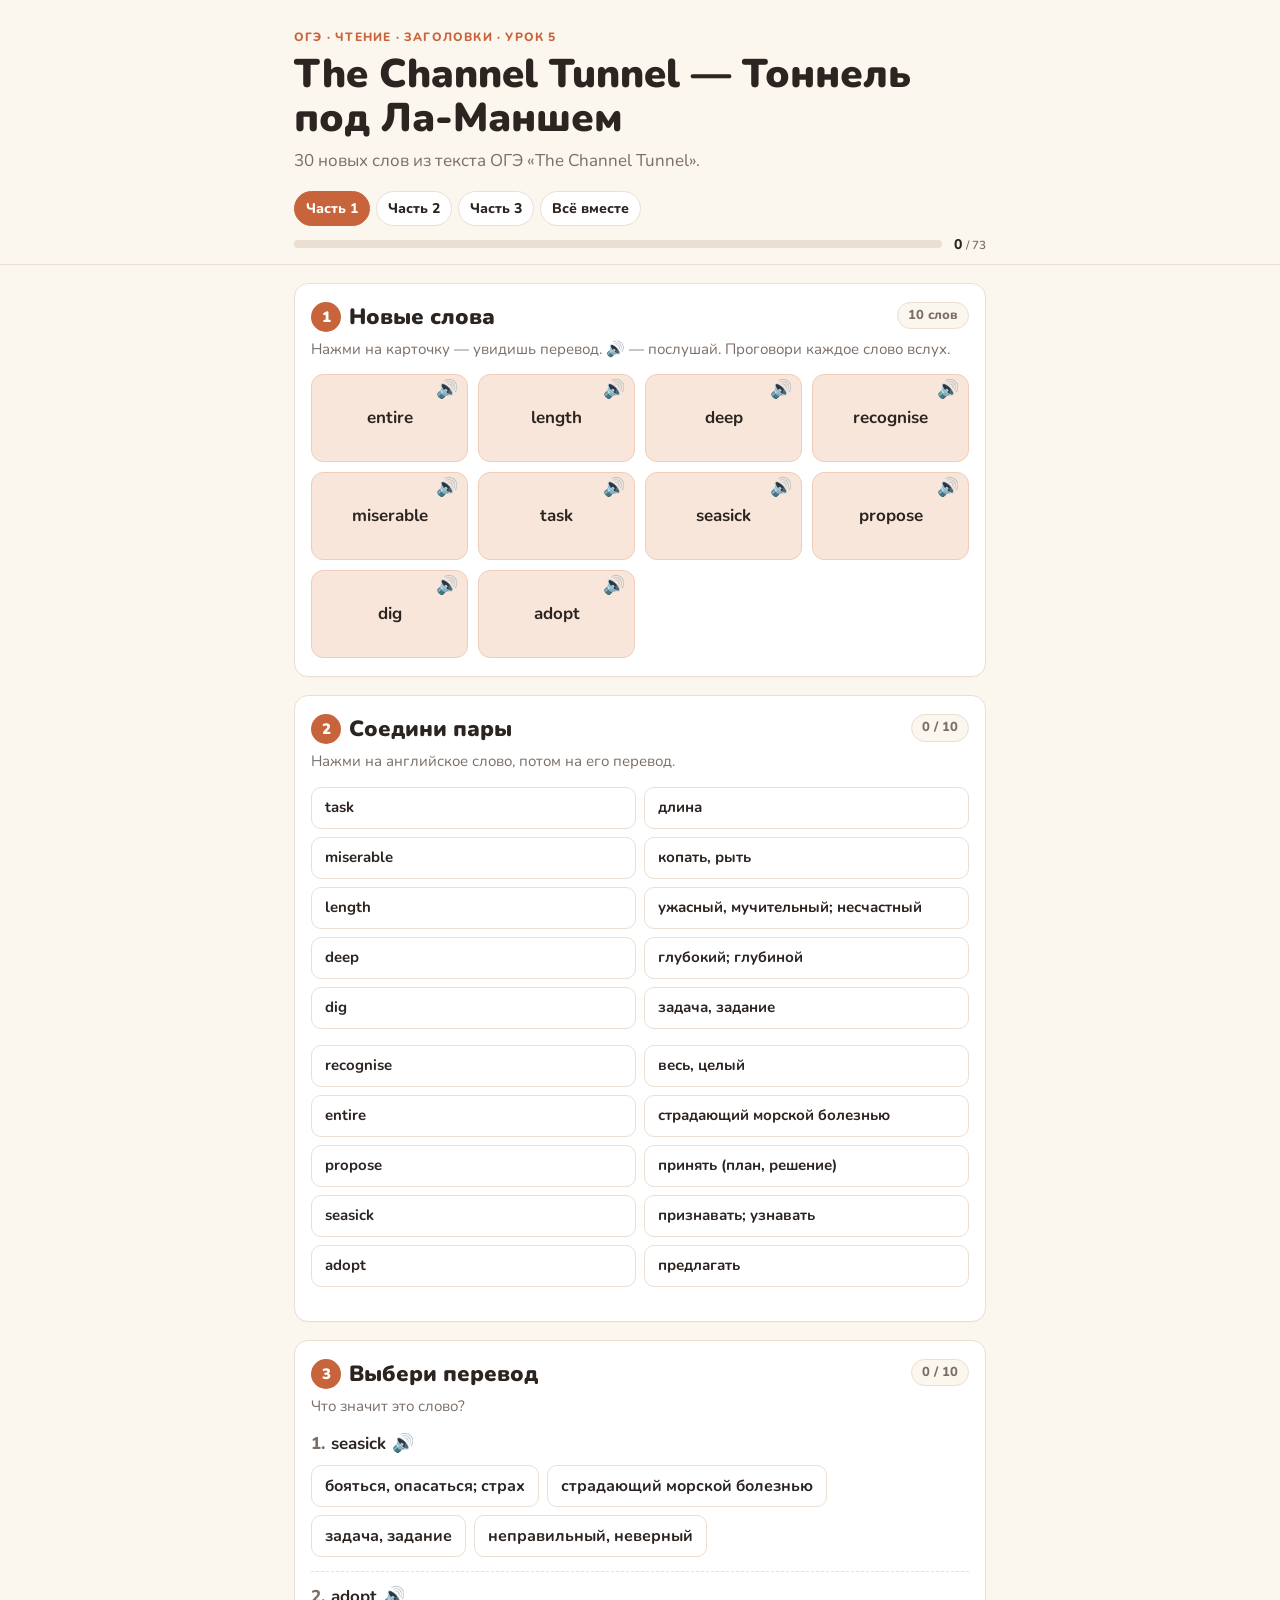
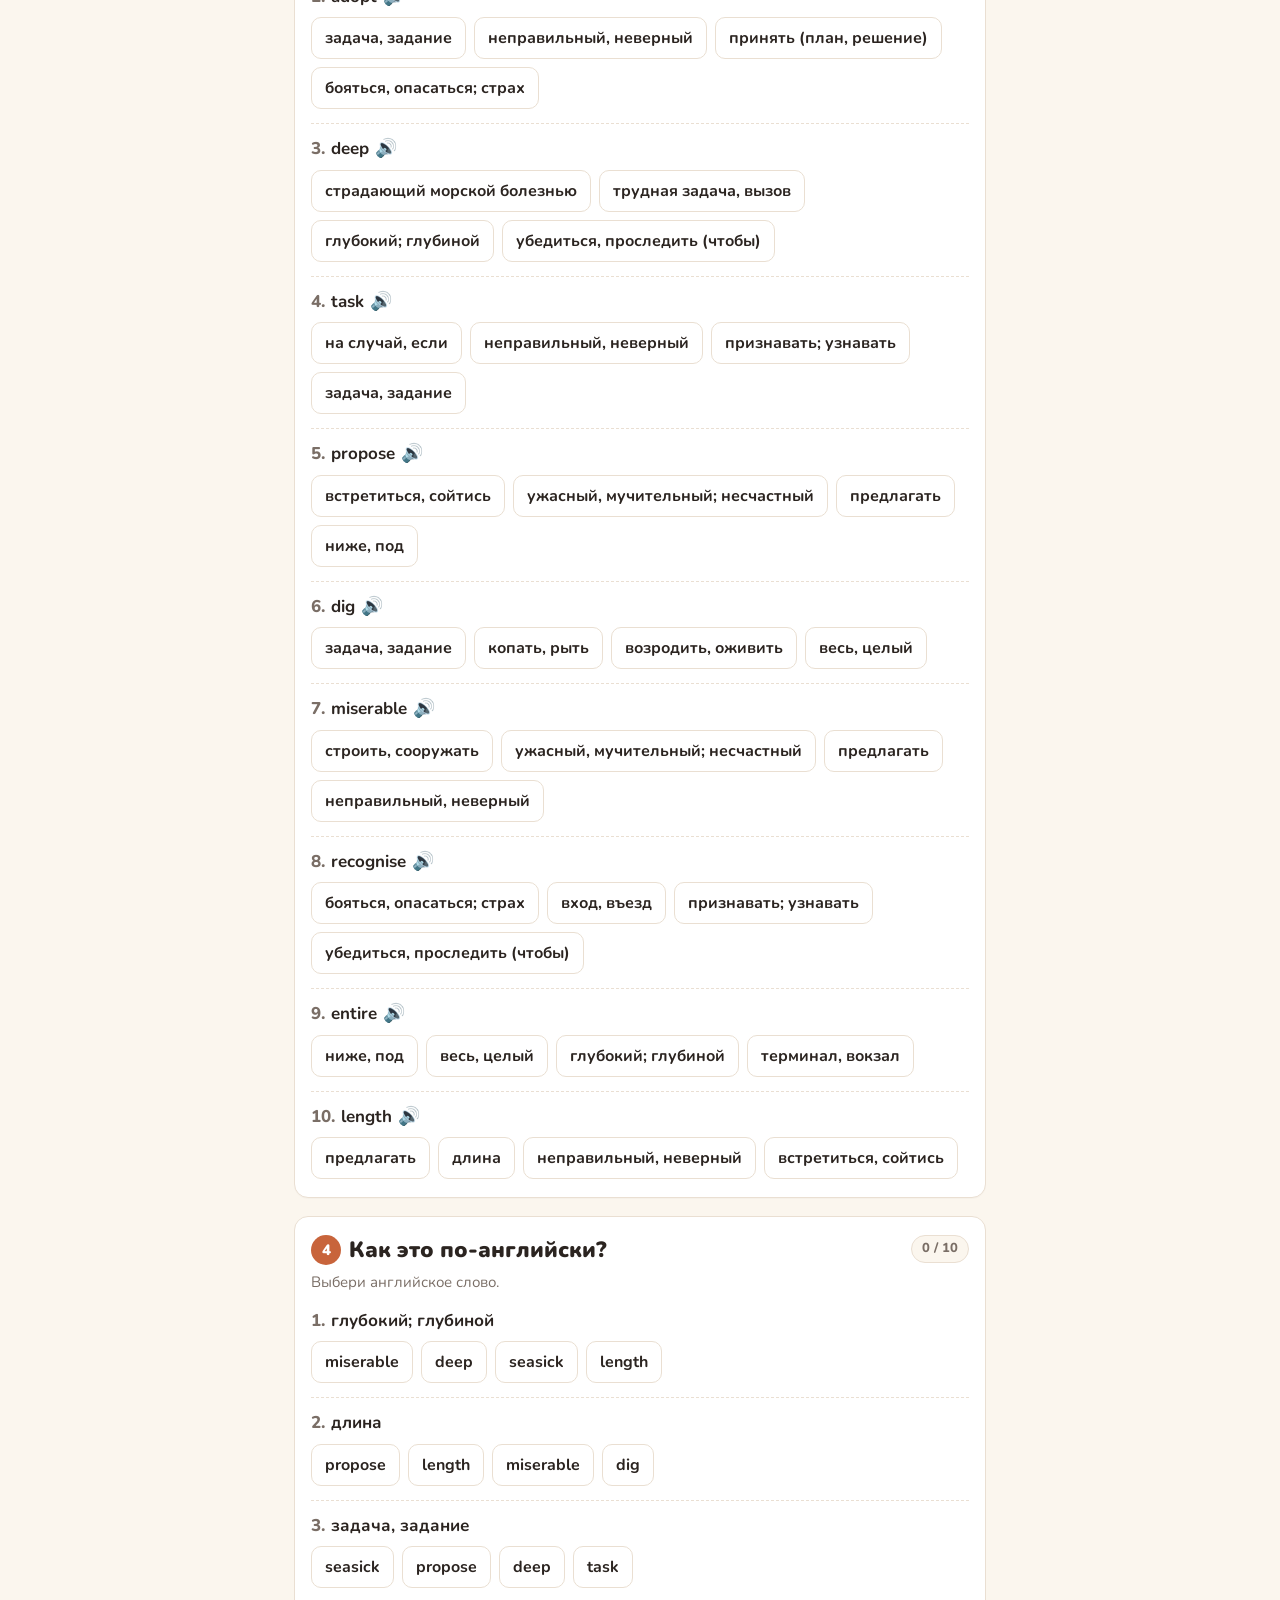
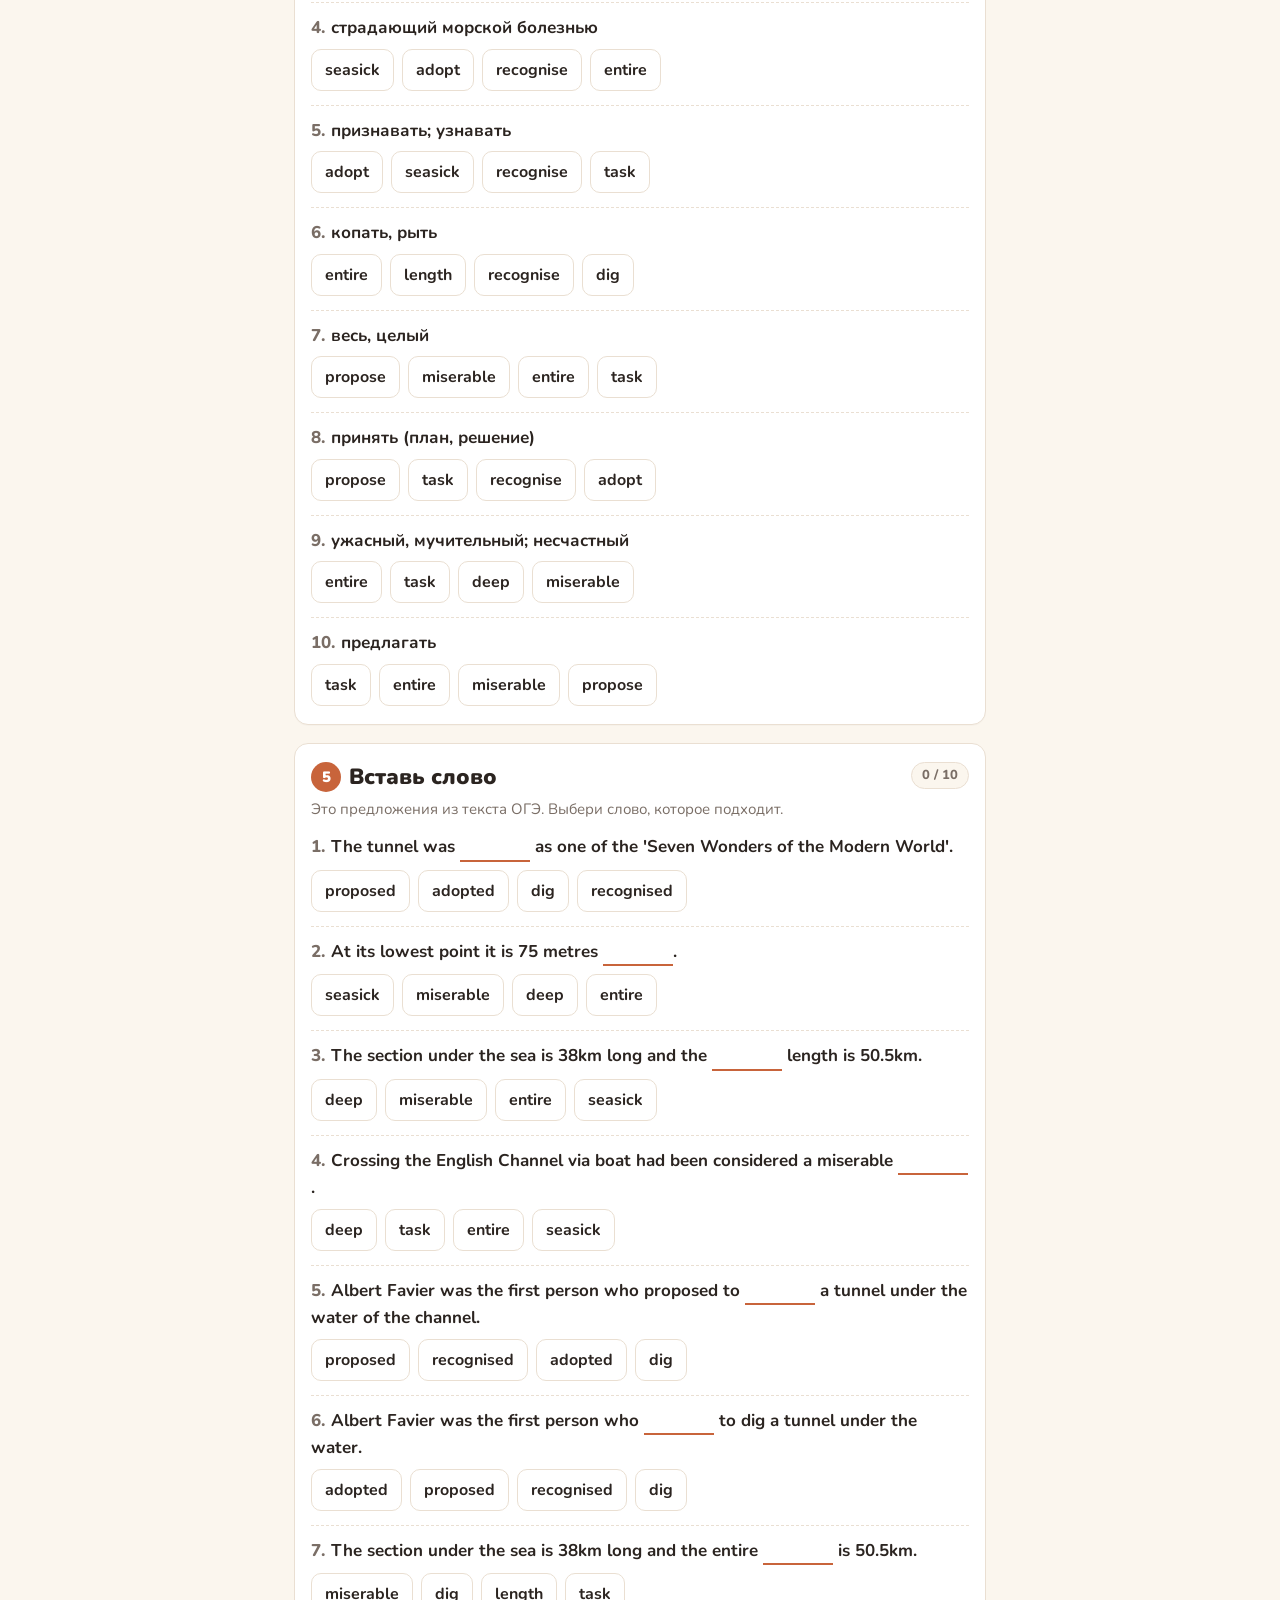
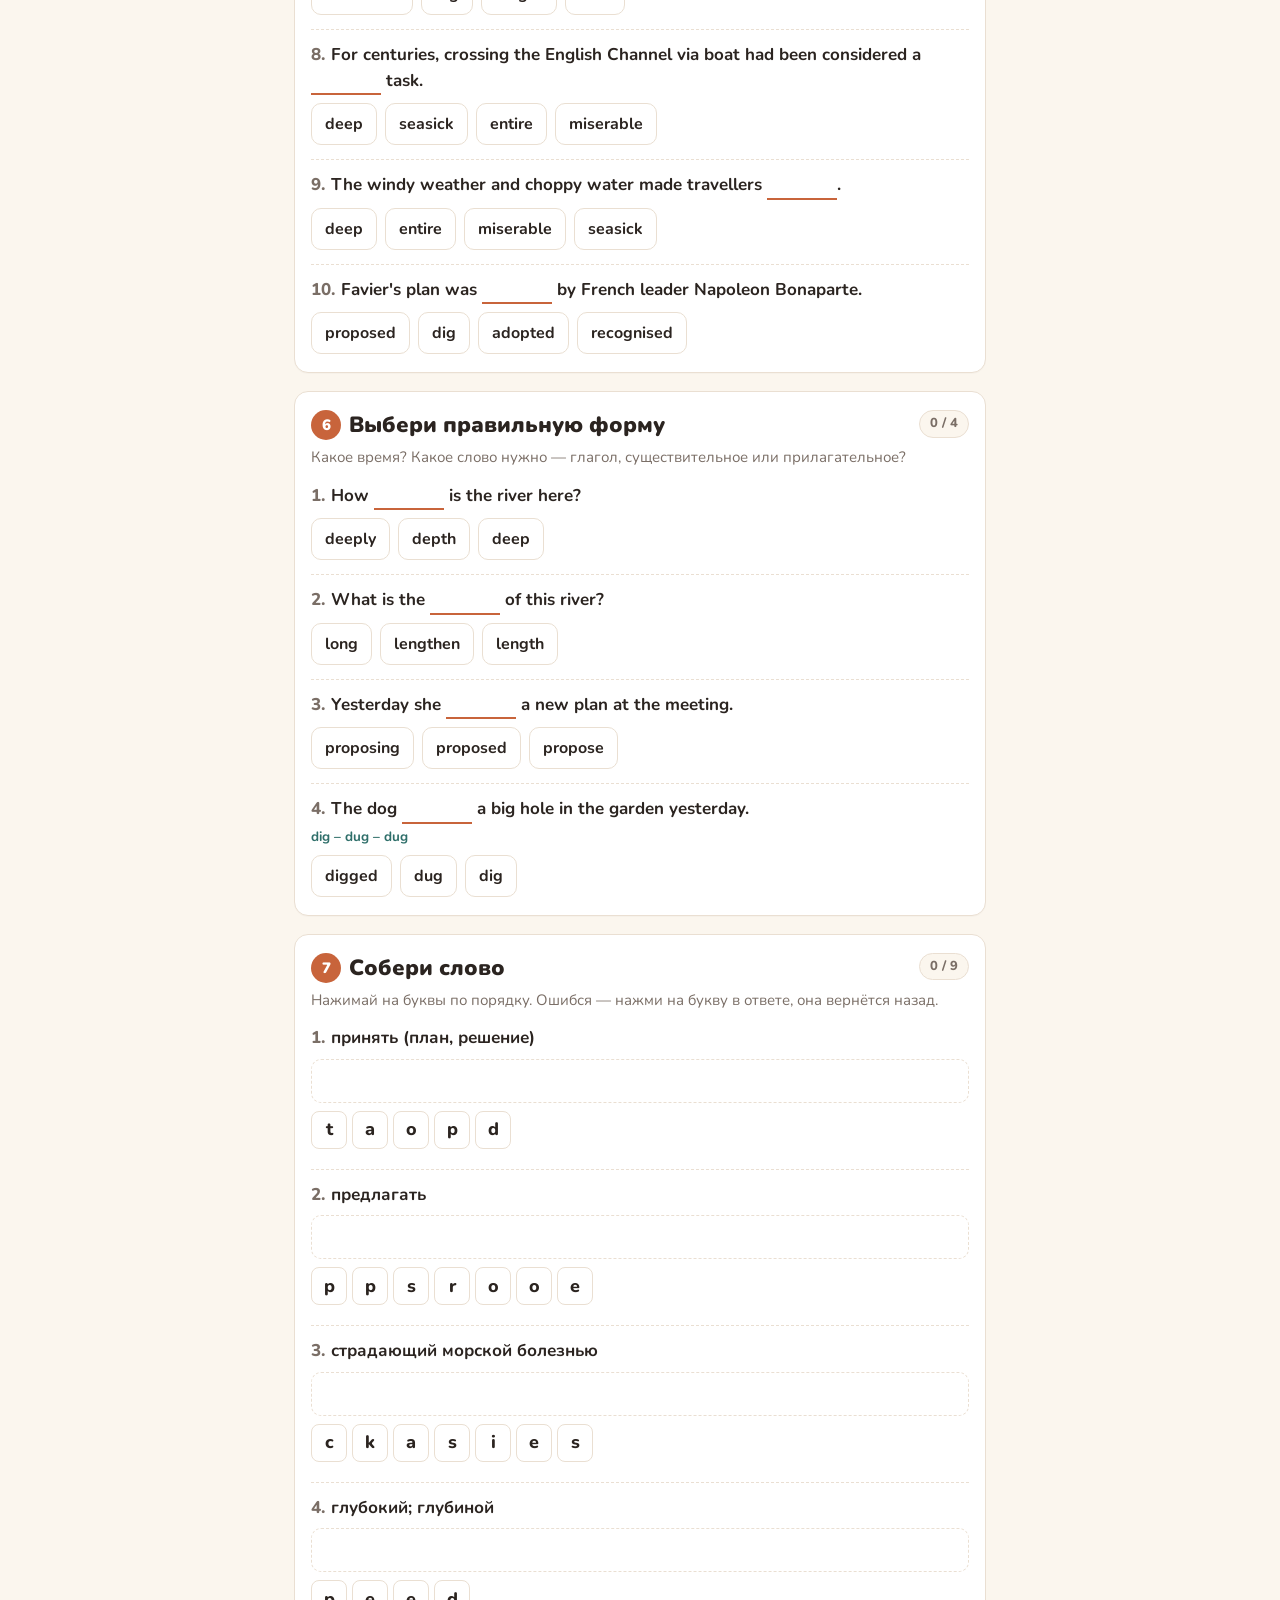
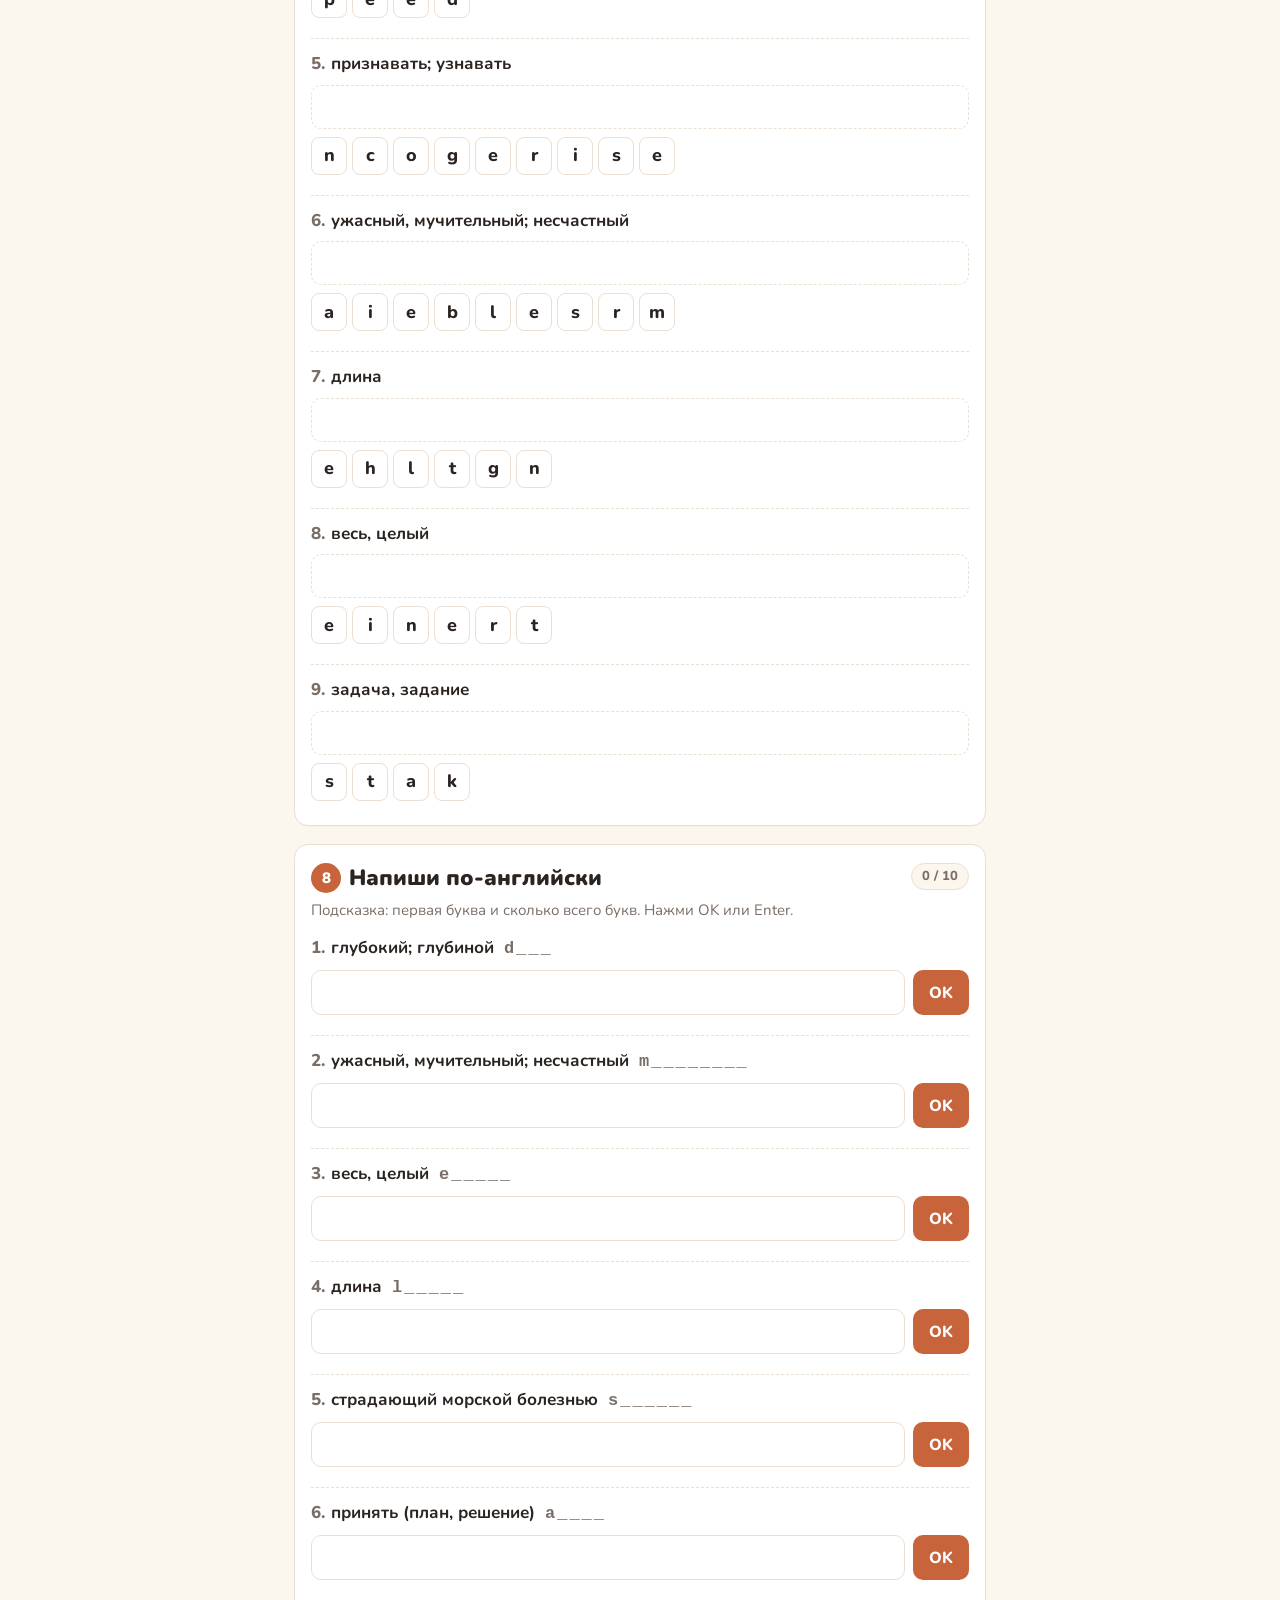
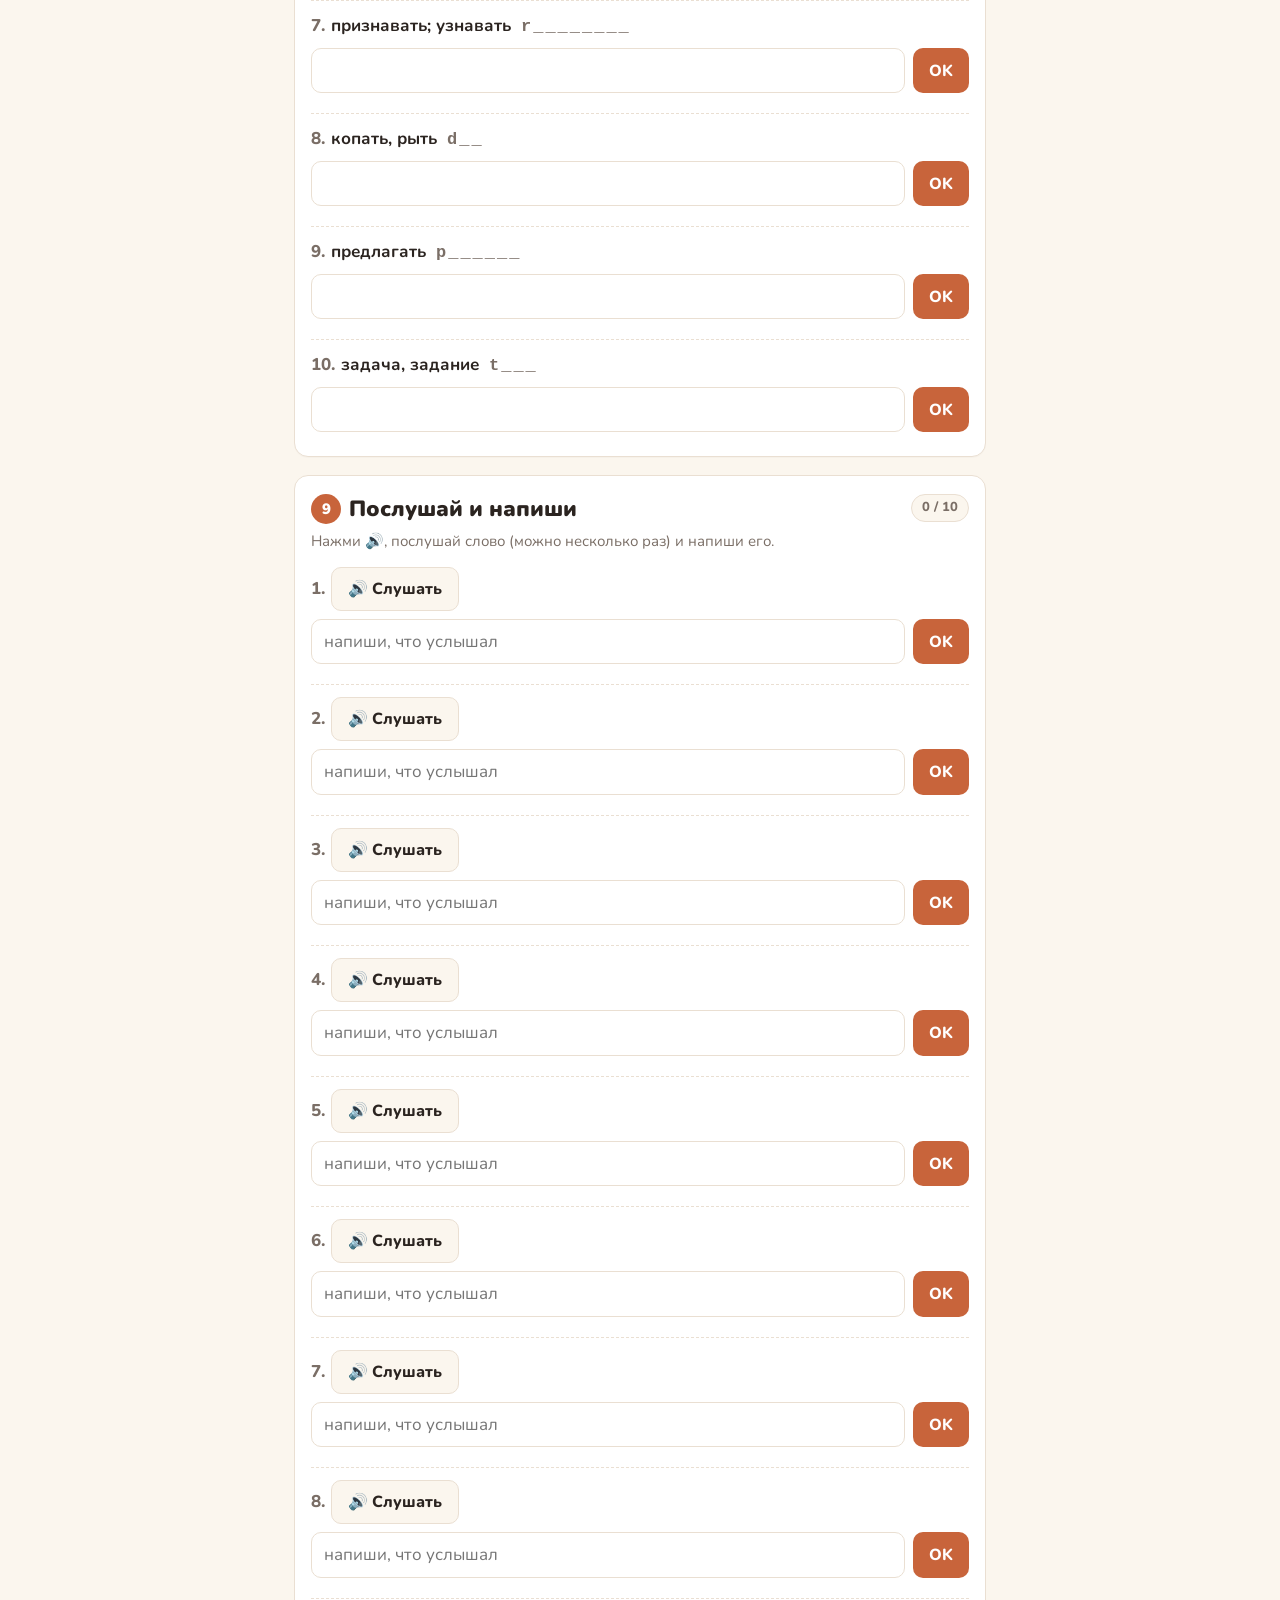
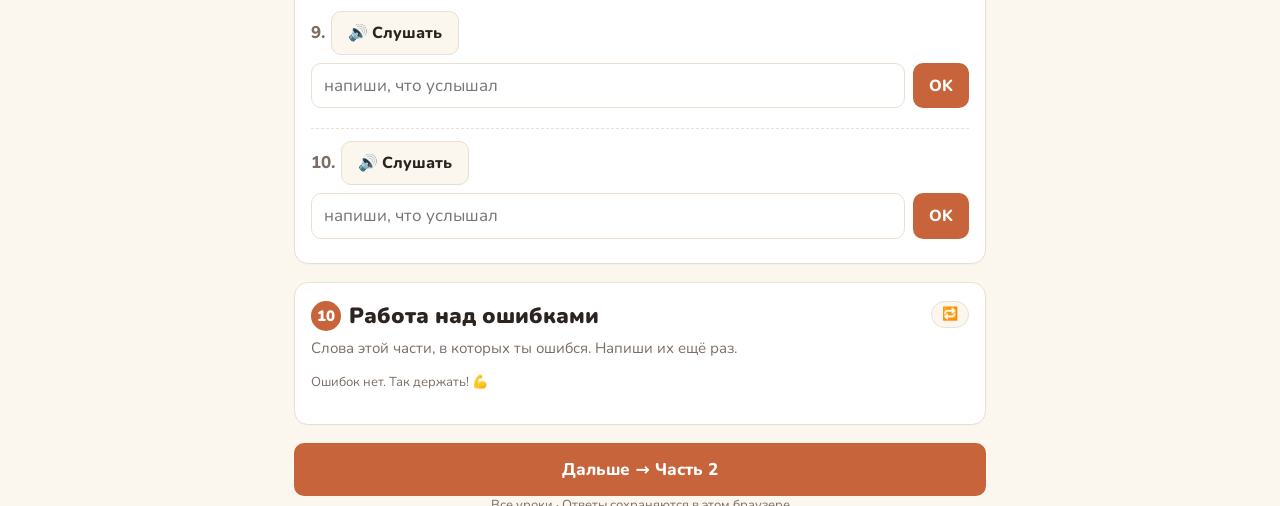
<file: h05.html>
<!DOCTYPE html>
<html lang="ru"><head><meta charset="utf-8">
<meta name="viewport" content="width=device-width,initial-scale=1,viewport-fit=cover">
<title>Урок 5 · The Channel Tunnel · Давид · ОГЭ</title>
<link rel="preconnect" href="https://fonts.googleapis.com"><link rel="preconnect" href="https://fonts.gstatic.com" crossorigin>
<link rel="stylesheet" href="https://fonts.googleapis.com/css2?family=Nunito:wght@400;600;700;800;900&display=swap">
<style>:root{
  --paper:#FBF6EE;--card:#FFFFFF;--ink:#2B2420;--muted:#7A6E66;--line:#EADFD2;
  --accent:#C8643B;--accent-soft:#F8E6DA;--teal:#2F6F6A;--teal-soft:#E1EFEC;
  --ok:#2E8B57;--ok-soft:#E0F2E7;--bad:#C0392B;--bad-soft:#FBE3DF;--mark:#FFE7A8;
  --r:14px;
  --font-display:"Nunito","Segoe UI",system-ui,-apple-system,sans-serif;
  --font-body:"Nunito","Segoe UI",system-ui,-apple-system,sans-serif;
}
*{box-sizing:border-box}
html{scroll-behavior:smooth;-webkit-text-size-adjust:100%}
body{margin:0;background:var(--paper);color:var(--ink);font-family:var(--font-body);font-size:17px;line-height:1.5}
.wrap{max-width:720px;margin:0 auto;padding:0 14px}
button{font:inherit;color:inherit;cursor:pointer}

/* hero */
.hero{padding-top:28px;padding-bottom:8px}
.eyebrow{font-size:12px;letter-spacing:.1em;text-transform:uppercase;color:var(--accent);font-weight:800;margin:0 0 6px}
h1{font-family:var(--font-display);font-weight:900;font-size:clamp(28px,7vw,40px);line-height:1.1;margin:0 0 8px}
.sub{margin:0;color:var(--muted)}

/* sticky progress */
.bar{position:sticky;top:0;z-index:20;background:rgba(251,246,238,.94);backdrop-filter:blur(6px);-webkit-backdrop-filter:blur(6px);border-bottom:1px solid var(--line)}
.bar .wrap{display:flex;align-items:center;gap:12px;padding-top:9px;padding-bottom:9px}
.track{flex:1;height:8px;background:var(--line);border-radius:99px;overflow:hidden}
.fill{height:100%;width:0;background:linear-gradient(90deg,var(--accent),#E39B5B);transition:width .4s}
.count{font-size:14px;font-weight:800;white-space:nowrap;font-variant-numeric:tabular-nums}
.count small{color:var(--muted);font-weight:600}

main{padding:6px 0 80px}
section.ex,a.ex{background:var(--card);border:1px solid var(--line);border-radius:var(--r);padding:18px 16px;margin-top:18px;box-shadow:0 1px 0 rgba(0,0,0,.02)}
.ex-head{display:flex;justify-content:space-between;align-items:flex-start;gap:10px}
h2{font-family:var(--font-display);font-weight:900;font-size:22px;line-height:1.2;margin:0}
h2 .n{display:inline-flex;align-items:center;justify-content:center;width:30px;height:30px;border-radius:50%;background:var(--accent);color:#fff;font-size:15px;margin-right:8px;vertical-align:2px}
.pill{flex:none;font-size:13px;font-weight:800;padding:3px 10px;border-radius:99px;background:var(--paper);border:1px solid var(--line);color:var(--muted);font-variant-numeric:tabular-nums}
.pill.done{background:var(--ok-soft);border-color:var(--ok);color:var(--ok)}
.instr{color:var(--muted);margin:6px 0 14px;font-size:15px}

/* flashcards */
.cards{display:grid;grid-template-columns:repeat(auto-fill,minmax(150px,1fr));gap:10px}
.fc{perspective:900px;height:112px;border:0;padding:0;background:none}
.fc-in{position:relative;width:100%;height:100%;transition:transform .45s;transform-style:preserve-3d}
.fc.flip .fc-in{transform:rotateY(180deg)}
.fc-f,.fc-b{position:absolute;inset:0;border-radius:12px;display:flex;flex-direction:column;align-items:center;justify-content:center;padding:8px;text-align:center;backface-visibility:hidden;-webkit-backface-visibility:hidden}
.fc-f{background:var(--accent-soft);border:1px solid #EFCDB8}
.fc-f b{font-size:17px;line-height:1.2}
.fc-f small{color:var(--muted);font-size:12px;margin-top:4px}
.fc-b{background:var(--teal-soft);border:1px solid #BFDCD7;transform:rotateY(180deg);font-size:15px;font-weight:700;color:var(--teal)}
.say{border:0;background:none;font-size:18px;padding:2px 6px;line-height:1}
.fc .say{position:absolute;top:4px;right:4px}

/* items */
.items{display:flex;flex-direction:column;gap:14px}
.it{border-top:1px dashed var(--line);padding-top:12px}
.it:first-child{border-top:0;padding-top:0}
.q{margin:0 0 8px;font-weight:700}
.q .k{color:var(--muted);font-weight:800;margin-right:6px;font-variant-numeric:tabular-nums}
.q .gap{display:inline-block;min-width:70px;border-bottom:2px solid var(--accent);text-align:center;color:var(--accent)}
.opts{display:flex;flex-wrap:wrap;gap:8px}
.opt{border:1.5px solid var(--line);background:#fff;border-radius:10px;padding:8px 13px;font-size:16px;font-weight:700;min-height:42px;text-align:left}
.opt:active{transform:scale(.98)}
.opt.ok{background:var(--ok-soft);border-color:var(--ok);color:var(--ok)}
.opt.bad{background:var(--bad-soft);border-color:var(--bad);color:var(--bad);text-decoration:line-through}
.opt[disabled]{cursor:default}
.locked .opt:not(.ok):not(.bad){opacity:.45}

/* match */
.mgroup{display:grid;grid-template-columns:1fr 1fr;gap:8px;margin-bottom:16px}
.mgroup .opt{width:100%;font-size:15px}
.mgroup .opt.sel{border-color:var(--accent);background:var(--accent-soft)}
.mgroup .opt.gone{background:var(--ok-soft);border-color:var(--ok);color:var(--ok);opacity:.6}
.mgroup .opt.shake{animation:sh .35s}
@keyframes sh{25%{transform:translateX(-5px)}75%{transform:translateX(5px)}}

/* typing */
.row{display:flex;gap:8px}
.inp{flex:1;min-width:0;font:inherit;font-size:17px;padding:9px 12px;border:1.5px solid var(--line);border-radius:10px;background:#fff;outline:none}
.inp:focus{border-color:var(--accent)}
.inp.ok{border-color:var(--ok);background:var(--ok-soft);color:var(--ok);font-weight:700}
.inp.bad{border-color:var(--bad);background:var(--bad-soft);color:var(--bad)}
.btn{border:0;background:var(--accent);color:#fff;border-radius:10px;padding:9px 16px;font-weight:800;font-size:16px}
.btn.ghost{background:var(--paper);color:var(--ink);border:1.5px solid var(--line)}
.btn.teal{background:var(--teal)}
.fb{font-size:14.5px;margin-top:6px;font-weight:700}
.fb.ok{color:var(--ok)}.fb.bad{color:var(--bad)}
.fb .right{color:var(--ink);background:var(--mark);padding:0 4px;border-radius:4px}

/* scramble */
.slots{min-height:44px;display:flex;flex-wrap:wrap;gap:5px;padding:6px;border:1.5px dashed var(--line);border-radius:10px;margin-bottom:8px}
.tile{border:1.5px solid var(--line);background:#fff;border-radius:8px;min-width:36px;height:38px;font-weight:800;font-size:18px;text-transform:lowercase}
.tile.used{visibility:hidden}
.slots .tile{background:var(--accent-soft);border-color:#EFCDB8}

/* reading */
.text p{margin:0 0 12px}
.text .lbl{display:inline-flex;width:26px;height:26px;border-radius:7px;background:var(--teal);color:#fff;font-weight:900;font-size:14px;align-items:center;justify-content:center;margin-right:6px}
.w{background:var(--mark);border-radius:4px;padding:0 2px;cursor:pointer;border-bottom:2px solid #E8C35A}
.tip{position:fixed;z-index:50;background:var(--ink);color:#fff;padding:7px 11px;border-radius:9px;font-size:15px;font-weight:700;max-width:260px;pointer-events:none;box-shadow:0 6px 20px rgba(0,0,0,.2)}
.qs{margin:0 0 14px;padding-left:22px}
.qs li{margin-bottom:4px}
.task-row{display:flex;align-items:center;gap:10px;margin-bottom:8px}
.task-row .lbl{flex:none}
.task-row select{flex:1;font:inherit;font-size:16px;padding:8px;border:1.5px solid var(--line);border-radius:10px;background:#fff}
.task-row select.ok{border-color:var(--ok);background:var(--ok-soft)}
.task-row select.bad{border-color:var(--bad);background:var(--bad-soft)}
.stmt{margin-bottom:12px}
.stmt p{margin:0 0 6px;font-weight:700}

/* hard words + final */
.hard{display:flex;flex-wrap:wrap;gap:6px;margin-bottom:12px}
.hard span{background:var(--bad-soft);color:var(--bad);border-radius:99px;padding:4px 10px;font-weight:700;font-size:14px}
.big{font-size:44px;font-weight:900;font-family:var(--font-display);line-height:1;margin:6px 0}
.actions{display:flex;flex-wrap:wrap;gap:8px;margin-top:12px}
.note{font-size:13px;color:var(--muted);margin-top:10px}
footer{color:var(--muted);font-size:13px;text-align:center;padding:24px 0 40px}
.task-row .lbl{display:inline-flex;width:30px;height:30px;border-radius:8px;background:var(--teal);color:#fff;font-weight:900;align-items:center;justify-content:center}
.task-row select{min-width:0;width:100%;text-overflow:ellipsis}
.fc{height:88px}
.bar .wrap{flex-direction:column;align-items:stretch;gap:8px}
.tabs{display:flex;gap:6px;overflow-x:auto;scrollbar-width:none}
.tabs::-webkit-scrollbar{display:none}
.tab{flex:none;border:1.5px solid var(--line);background:#fff;border-radius:99px;padding:6px 14px;font-weight:800;font-size:15px}
.tab.on{background:var(--accent);border-color:var(--accent);color:#fff}
.tab.done:not(.on){border-color:var(--ok);color:var(--ok)}
.tab small{font-weight:900}
.prog{display:flex;align-items:center;gap:12px}
.hint{color:var(--muted);font-family:ui-monospace,Menlo,monospace;letter-spacing:2px;font-weight:600}
.rule{font-size:13.5px;color:var(--teal);font-weight:700;margin-top:3px}
.intro{margin:18px 0 0;padding:12px 14px;background:var(--teal-soft);border-radius:12px;color:var(--teal);font-weight:700;font-size:15px}
.next{display:block;width:100%;margin-top:18px;padding:14px;font-size:17px}
.mcol{display:flex;flex-direction:column;gap:8px}
.ttl{margin:0 0 10px;text-align:center;font-size:20px}
.tiles{gap:5px}
.slots .tile{display:inline-flex;align-items:center;justify-content:center}
.tab{padding:6px 11px;font-size:14px}
</style></head><body>
<header class="hero wrap"><p class="eyebrow">ОГЭ · Чтение · Заголовки · Урок 5</p><h1>The Channel Tunnel — Тоннель под Ла-Маншем</h1><p class="sub">30 новых слов из текста ОГЭ «The Channel Tunnel».</p></header>
<div class="bar"><div class="wrap"><nav class="tabs" id="tabs"></nav><div class="prog"><div class="track"><div class="fill" id="fill"></div></div><span class="count" id="cnt"></span></div></div></div>
<main class="wrap" id="main"></main>
<footer class="wrap"><a href="./" style="color:inherit">Все уроки</a> · Ответы сохраняются в этом браузере</footer>
<script>
const L = {
  id: "h05", short: "Урок 5 · The Channel Tunnel",
  eyebrow: "ОГЭ · Чтение · Заголовки · Урок 5",
  title: "The Channel Tunnel — Тоннель под Ла-Маншем",
  sub: "30 новых слов из текста ОГЭ «The Channel Tunnel».",
  words: [
    { id: "entire", en: "entire", ru: "весь, целый", pos: "adj", gap: "The section under the sea is 38km long and the ___ length is 50.5km.", ans: "entire" },
    { id: "length", en: "length", ru: "длина", pos: "n", gap: "The section under the sea is 38km long and the entire ___ is 50.5km.", ans: "length" },
    { id: "deep", en: "deep", ru: "глубокий; глубиной", pos: "adj", gap: "At its lowest point it is 75 metres ___.", ans: "deep" },
    { id: "recognise", en: "recognise", ru: "признавать; узнавать", pos: "v", alt: ["recognize"], hl: ["recognised"], gap: "The tunnel was ___ as one of the 'Seven Wonders of the Modern World'.", ans: "recognised" },
    { id: "miserable", en: "miserable", ru: "ужасный, мучительный; несчастный", pos: "adj", gap: "For centuries, crossing the English Channel via boat had been considered a ___ task.", ans: "miserable" },
    { id: "task", en: "task", ru: "задача, задание", pos: "n", gap: "Crossing the English Channel via boat had been considered a miserable ___.", ans: "task" },
    { id: "seasick", en: "seasick", ru: "страдающий морской болезнью", pos: "adj", gap: "The windy weather and choppy water made travellers ___.", ans: "seasick" },
    { id: "propose", en: "propose", ru: "предлагать", pos: "v", hl: ["proposed"], gap: "Albert Favier was the first person who ___ to dig a tunnel under the water.", ans: "proposed" },
    { id: "dig", en: "dig", ru: "копать, рыть", pos: "v", hl: ["digging"], gap: "Albert Favier was the first person who proposed to ___ a tunnel under the water of the channel.", ans: "dig" },
    { id: "adopt", en: "adopt", ru: "принять (план, решение)", pos: "v", hl: ["adopted"], gap: "Favier's plan was ___ by French leader Napoleon Bonaparte.", ans: "adopted" },
    { id: "reject", en: "reject", ru: "отклонить, отвергнуть", pos: "v", hl: ["rejected"], gap: "But the British ___ the plan.", ans: "rejected" },
    { id: "fear", en: "fear", ru: "бояться, опасаться; страх", pos: "v", hl: ["feared"], gap: "They ___ that Napoleon wanted to build the tunnel in order to invade England.", ans: "feared" },
    { id: "invade", en: "invade", ru: "вторгнуться, напасть", pos: "v", gap: "They feared that Napoleon wanted to build the tunnel in order to ___ England.", ans: "invade" },
    { id: "revive", en: "revive", ru: "возродить, оживить", pos: "v", hl: ["revived"], gap: "At the end of the 20th century the idea was ___.", ans: "revived" },
    { id: "challenge", en: "challenge", ru: "трудная задача, вызов", pos: "n", gap: "The greatest ___ was making sure that both sides actually met up in the middle.", ans: "challenge" },
    { id: "makesure", en: "make sure", ru: "убедиться, проследить (чтобы)", pos: "ph", hl: ["making sure"], gap: "The greatest challenge was ___ that both sides of the tunnel actually met up in the middle.", ans: "making sure" },
    { id: "meetup", en: "meet up", ru: "встретиться, сойтись", pos: "v", hl: ["met up"], gap: "Both the British side of the tunnel and the French side actually ___ in the middle.", ans: "met up" },
    { id: "equipment", en: "equipment", ru: "оборудование", pos: "n", gap: "Special lasers and surveying ___ were used.", ans: "equipment" },
    { id: "celebrate", en: "celebrate", ru: "праздновать, отмечать", pos: "v", hl: ["celebrated", "celebration"], gap: "On December 1, 1990, the meeting of the two sides was officially ___.", ans: "celebrated" },
    { id: "connect", en: "connect", ru: "соединять", pos: "v", hl: ["connected"], gap: "For the first time in history, Great Britain and France were ___.", ans: "connected" },
    { id: "add", en: "add", ru: "добавлять", pos: "v", hl: ["added"], gap: "Electrical systems, fireproof doors and train tracks all had to be ___.", ans: "added" },
    { id: "terminal", en: "terminal", ru: "терминал, вокзал", pos: "n", hl: ["terminals"], gap: "Large train ___ had to be built at Folkestone and Coquelles.", ans: "terminals" },
    { id: "construct", en: "construct", ru: "строить, сооружать", pos: "v", gap: "It took 13,000 engineers and technicians to ___ the Channel Tunnel.", ans: "construct" },
    { id: "additionally", en: "additionally", ru: "кроме того, дополнительно", pos: "adv", gap: "There are two running tunnels. ___, there is a smaller service tunnel.", ans: "Additionally" },
    { id: "incase", en: "in case", ru: "на случай, если", pos: "ph", gap: "There is a crossover in the middle, so ___ there's an emergency, the trains can change to either side.", ans: "in case" },
    { id: "wrong", en: "wrong", ru: "неправильный, неверный", pos: "adj", gap: "It is ___ to call it a tunnel as there are actually three tunnels.", ans: "wrong" },
    { id: "below", en: "below", ru: "ниже, под", pos: "prep", gap: "The tunnels are about 50 meters ___ the seabed.", ans: "below" },
    { id: "choice", en: "choice", ru: "выбор", pos: "n", gap: "If you want to use the tunnel, you have got a ___.", ans: "choice" },
    { id: "depart", en: "depart", ru: "отправляться, отбывать", pos: "v", hl: ["departs"], gap: "You can go on a passenger train, the Eurostar, which ___ from London, Paris and Brussels.", ans: "departs" },
    { id: "entrance", en: "entrance", ru: "вход, въезд", pos: "n", gap: "The Eurotunnel Shuttle starts close to the tunnel ___.", ans: "entrance" }
  ],
  forms: [
    { id: "deep", s: "How ___ is the river here?", o: ["deep", "depth", "deeply"], a: "deep" },
    { id: "length", s: "What is the ___ of this river?", o: ["long", "length", "lengthen"], a: "length" },
    { id: "propose", s: "Yesterday she ___ a new plan at the meeting.", o: ["propose", "proposed", "proposing"], a: "proposed" },
    { id: "dig", s: "The dog ___ a big hole in the garden yesterday.", o: ["dig", "dug", "digged"], a: "dug", ru: "dig – dug – dug" },
    { id: "reject", s: "Sadly, my idea was ___.", o: ["reject", "rejected", "rejecting"], a: "rejected" },
    { id: "celebrate", s: "Let's ___ your birthday at a café!", o: ["celebrate", "celebration", "celebrated"], a: "celebrate" },
    { id: "celebrate", s: "We had a big ___ after the match.", o: ["celebrate", "celebration", "celebrated"], a: "celebration" },
    { id: "makesure", s: "Please ___ sure the door is locked.", o: ["make", "do", "take"], a: "make" },
    { id: "meetup", s: "Let's ___ up after school.", o: ["meet", "met", "meeting"], a: "meet" },
    { id: "connect", s: "This bridge ___ the two parts of the city.", o: ["connect", "connects", "connection"], a: "connects" },
    { id: "add", s: "Can you ___ some sugar to my tea, please?", o: ["add", "adds", "added"], a: "add" },
    { id: "depart", s: "Our train ___ at 7:30 every morning.", o: ["depart", "departs", "departure"], a: "departs" },
    { id: "depart", s: "The ___ of our train is at 7:30.", o: ["depart", "departs", "departure"], a: "departure" },
    { id: "incase", s: "Take an umbrella in ___ it rains.", o: ["case", "cases", "chance"], a: "case" },
    { id: "construct", s: "This bridge was ___ in 1890.", o: ["construct", "constructed", "construction"], a: "constructed" },
    { id: "challenge", s: "This puzzle is really ___!", o: ["challenge", "challenging", "challenged"], a: "challenging" },
    { id: "choice", s: "It's hard to ___ — I like both T-shirts.", o: ["choice", "choose", "chose"], a: "choose", ru: "choice — выбор (сущ.), choose — выбирать (глагол)" },
    { id: "fear", s: "Many people are afraid ___ spiders.", o: ["of", "from", "about"], a: "of" }
  ],
  task: {
    type: "headings", extra: 4,
    questions: [
      "What other necessary things had to be done to start operating the Channel Tunnel?",
      "Why didn’t the British support the first project of the Channel Tunnel?",
      "How many tunnels does the project actually contain?",
      "What are the safety tips while travelling through the Channel Tunnel?",
      "What are the possible ways for a passenger to travel through the Channel tunnel?",
      "Why is the Channel Tunnel considered to be a great engineering achievement?",
      "What was the most difficult task in constructing the Channel Tunnel?"
    ],
    key: { A: 6, B: 2, C: 7, D: 1, E: 3, F: 5 },
    parts: [
      { l: "A", t: "The Channel Tunnel (or Chunnel) is a long tunnel between England and France under the English Channel. The section under the sea is 38km long and the entire length is 50.5km. At its lowest point it is 75 metres deep. The Channel Tunnel is the longest undersea tunnel in the world. The tunnel was recognised as one of the ‘Seven Wonders of the Modern World’ by the American Society of Engineers." },
      { l: "B", t: "For centuries, crossing the English Channel via boat had been considered a miserable task. The windy weather and choppy water made travellers seasick. So, in 1802, French engineer Albert Favier was the first person who proposed to dig a tunnel under the water of the channel. Favier’s plan was adopted by French leader Napoleon Bonaparte. But the British rejected the plan. They feared that Napoleon wanted to build the tunnel in order to invade England." },
      { l: "C", t: "At the end of the 20th century the idea was revived. The digging of the Channel Tunnel began simultaneously from the British and the French coasts. The greatest challenge was making sure that both the British side of the tunnel and the French side actually met up in the middle. Special lasers and surveying equipment were used. On December 1, 1990, the meeting of the two sides was officially celebrated. For the first time in history, Great Britain and France were connected." },
      { l: "D", t: "Although the meeting of the two sides of the service tunnel was a cause for great celebration, it certainly wasn’t the end of the Channel Tunnel building project. Crossover tunnels, land tunnels from the coast to the terminals, electrical systems, fireproof doors, the ventilation system and train tracks all had to be added. Also, large train terminals had to be built at Folkestone in Great Britain and Coquelles in France." },
      { l: "E", t: "It took 13,000 engineers and technicians to construct the Channel Tunnel. In fact, there are two running tunnels, one each way. Additionally, there is a smaller service tunnel with a crossover in the middle, so in case there’s an emergency, the trains can actually change to either side. It is wrong to call it a tunnel as there are actually three tunnels. The tunnels are about 50 meters below the seabed." },
      { l: "F", t: "If you want to use the tunnel, you have got a choice. You can either go on a passenger train, the Eurostar, which departs from London, Paris and Brussels city centres. Or you can go on the drive-on service, called the Eurotunnel Shuttle, starting close to the tunnel entrance where you drive your car or truck onto special rail cars." }
    ]
  }
};

/* ===== David · OGE vocabulary engine. Expects const L = {...} defined before. ===== */
(function () {
const W = L.words, byId = Object.fromEntries(W.map(w => [w.id, w]));
const $ = (t, c, x) => { const e = document.createElement(t); if (c) e.className = c; if (x != null) e.textContent = x; return e; };
const norm = s => (s || "").toLowerCase().replace(/[’‘`]/g, "'").replace(/[.!?,;:]+/g, " ").replace(/\s+/g, " ").trim();

/* seeded random, so the page looks the same after reload */
let seed = [...L.id].reduce((a, c) => (a * 31 + c.charCodeAt(0)) >>> 0, 7);
const rnd = () => { seed |= 0; seed = seed + 0x6D2B79F5 | 0; let t = Math.imul(seed ^ seed >>> 15, 1 | seed); t = t + Math.imul(t ^ t >>> 7, 61 | t) ^ t; return ((t ^ t >>> 14) >>> 0) / 4294967296; };
const shuffle = a => { a = [...a]; for (let i = a.length - 1; i > 0; i--) { const j = Math.floor(rnd() * (i + 1)); [a[i], a[j]] = [a[j], a[i]]; } return a; };
const pick = (pool, n, not) => shuffle(pool.filter(x => !not.includes(x))).slice(0, n);

/* saved state */
const KEY = "david-oge-" + L.id;
let S = {}; try { S = JSON.parse(localStorage.getItem(KEY) || "{}") || {}; } catch (e) { S = {}; }
const save = () => { try { localStorage.setItem(KEY, JSON.stringify(S)); } catch (e) {} };
function mark(key, wid, ok, v) { if (S[key]) return; S[key] = { w: wid, ok: ok, v: v }; save(); upd(); }

/* speech */
let voice = null;
function pickVoice() { const vs = speechSynthesis.getVoices(); voice = vs.find(v => /en[-_]GB/i.test(v.lang)) || vs.find(v => /^en/i.test(v.lang)) || null; }
if ("speechSynthesis" in window) { pickVoice(); speechSynthesis.onvoiceschanged = pickVoice; }
function say(text) { if (!("speechSynthesis" in window)) return; speechSynthesis.cancel(); const u = new SpeechSynthesisUtterance(text); u.lang = "en-GB"; if (voice) u.voice = voice; u.rate = .85; speechSynthesis.speak(u); }
const sayBtn = text => { const b = $("button", "say", "🔊"); b.type = "button"; b.setAttribute("aria-label", "Послушать"); b.onclick = e => { e.stopPropagation(); say(text); }; return b; };

/* ===== layout: tabs ===== */
const main = document.getElementById("main");
const tabsNav = document.getElementById("tabs");
const TABS = [];
let CUR = null, secN = 0;
function newTab(label, title) {
  const btn = $("button", "tab", label); btn.type = "button"; const cnt = $("small"); btn.append(cnt); tabsNav.append(btn);
  const pane = $("div", "pane"); pane.hidden = true; main.append(pane);
  const t = { btn, cnt, pane, keys: [], sections: [], title }; TABS.push(t);
  btn.onclick = () => showTab(TABS.indexOf(t), true); CUR = t; secN = 0; return t;
}
function showTab(i, scroll) {
  TABS.forEach((t, j) => { t.pane.hidden = j !== i; t.btn.classList.toggle("on", j === i); });
  try { localStorage.setItem(KEY + "-tab", i); } catch (e) {}
  if (scroll) window.scrollTo({ top: document.querySelector(".bar").offsetTop, behavior: "smooth" });
  upd();
}
function section(title, instr) {
  const s = $("section", "ex"); const h = $("div", "ex-head"); const h2 = $("h2");
  h2.append($("span", "n", ++secN), title); const pill = $("span", "pill"); h.append(h2, pill); s.append(h);
  if (instr) s.append($("p", "instr", instr));
  CUR.pane.append(s); const rec = { s, pill, keys: [], tab: CUR, id: "t" + TABS.length + "s" + secN }; CUR.sections.push(rec); return rec;
}
function regKey(rec, i) { const key = rec.id + "-" + i; rec.keys.push(key); rec.tab.keys.push(key); return key; }

/* MCQ item */
function fillGap(q, ans) { const g = q.querySelector(".gap"); if (g) g.textContent = ans; }
function qLine(k, html) { const p = $("p", "q"); p.append($("span", "k", k + ".")); const t = $("span"); t.innerHTML = html; p.append(t); return p; }
const esc = s => String(s).replace(/[&<>"]/g, c => ({ "&": "&amp;", "<": "&lt;", ">": "&gt;", '"': "&quot;" }[c]));
const gapHtml = s => esc(s).replace("___", '<span class="gap">&nbsp;</span>');
function mcq(rec, i, wid, qNode, options, answer) {
  const key = regKey(rec, i);
  const it = $("div", "it"); it.append(qNode); const box = $("div", "opts"); it.append(box);
  const btns = options.map(o => { const b = $("button", "opt", o); b.type = "button"; box.append(b); return b; });
  const lock = chosen => { box.classList.add("locked"); btns.forEach(b => { b.disabled = true; if (b.textContent === answer) b.classList.add("ok"); else if (b.textContent === chosen) b.classList.add("bad"); }); fillGap(qNode, answer); };
  btns.forEach(b => b.onclick = () => { const ok = b.textContent === answer; mark(key, wid, ok, b.textContent); lock(b.textContent); if (rec.speak) say(answer); });
  if (S[key]) lock(S[key].v);
  return it;
}
/* typing item */
const hint = en => en.split(" ").map(p => p[0] + "_".repeat(Math.max(0, p.length - 1))).join("  ");
const hintHtml = w => esc(w.ru) + ' &nbsp;<span class="hint">' + esc(hint(w.en)) + "</span>";
function typing(rec, i, wid, qNode, answers, opts = {}) {
  const key = regKey(rec, i);
  const it = $("div", "it"); it.append(qNode);
  const row = $("div", "row"); const inp = $("input", "inp"); inp.type = "text"; inp.autocomplete = "off"; inp.autocapitalize = "off"; inp.spellcheck = false; inp.setAttribute("autocorrect", "off");
  if (opts.ph) inp.placeholder = opts.ph;
  const b = $("button", "btn", "OK"); b.type = "button"; row.append(inp, b); it.append(row);
  const fb = $("div", "fb"); it.append(fb);
  const lock = (v, ok) => { inp.value = v; inp.disabled = true; b.style.display = "none"; inp.classList.add(ok ? "ok" : "bad");
    fb.className = "fb " + (ok ? "ok" : "bad"); fb.innerHTML = ok ? "Верно! " : 'Правильно: <span class="right">' + esc(answers[0]) + "</span> "; fb.append(sayBtn(answers[0])); };
  const check = () => { const v = inp.value.trim(); if (!v) return; const ok = answers.some(a => norm(a) === norm(v)); mark(key, wid, ok, v); lock(v, ok); say(answers[0]); };
  b.onclick = check; inp.onkeydown = e => { if (e.key === "Enter") check(); };
  if (S[key]) lock(S[key].v, S[key].ok);
  return it;
}
const answersOf = w => [w.en, ...(w.alt || [])];

/* ===== exercise builders ===== */
function exCards(ws) {
  const r = section("Новые слова", "Нажми на карточку — увидишь перевод. 🔊 — послушай. Проговори каждое слово вслух.");
  const g = $("div", "cards");
  ws.forEach(w => { const c = $("button", "fc"); c.type = "button"; const inn = $("div", "fc-in"); const f = $("div", "fc-f"); f.append($("b", null, w.en));
    inn.append(f, $("div", "fc-b", w.ru)); c.append(inn, sayBtn(w.en)); c.onclick = () => { c.classList.toggle("flip"); if (c.classList.contains("flip")) say(w.en); }; g.append(c); });
  r.s.append(g); r.pill.textContent = ws.length + " слов"; r.static = true;
}
function exMatch(ws) {
  const r = section("Соедини пары", "Нажми на английское слово, потом на его перевод.");
  const sh = shuffle(ws); const groups = []; for (let i = 0; i < sh.length; i += 5) groups.push(sh.slice(i, i + 5));
  if (groups.length > 1 && groups[groups.length - 1].length < 3) groups[groups.length - 2].push(...groups.pop());
  let idx = 0;
  groups.forEach(gr => {
    const box = $("div", "mgroup"); const c1 = $("div", "mcol"), c2 = $("div", "mcol"); box.append(c1, c2);
    let sel = null; const miss = {}; const lb = {}, rb = {};
    const items = gr.map(w => ({ w, key: regKey(r, idx++) }));
    items.forEach(it => { const b = $("button", "opt", it.w.en); b.type = "button"; lb[it.w.id] = b; b.onclick = () => { if (b.classList.contains("gone")) return; Object.values(lb).forEach(x => x.classList.remove("sel")); b.classList.add("sel"); sel = it; say(it.w.en); }; c1.append(b); });
    shuffle(items).forEach(({ w }) => { const b = $("button", "opt", w.ru); b.type = "button"; rb[w.id] = b; c2.append(b);
      b.onclick = () => { if (!sel || b.classList.contains("gone")) return;
        if (sel.w.id === w.id) { lb[w.id].classList.remove("sel"); lb[w.id].classList.add("gone"); b.classList.add("gone"); mark(sel.key, w.id, !miss[w.id], w.ru); sel = null; }
        else { miss[sel.w.id] = true; b.classList.add("shake"); setTimeout(() => b.classList.remove("shake"), 400); } }; });
    items.forEach(({ w, key }) => { if (S[key]) { lb[w.id].classList.add("gone"); rb[w.id].classList.add("gone"); } });
    r.s.append(box);
  });
}
function exEnRu(ws) {
  const r = section("Выбери перевод", "Что значит это слово?");
  const box = $("div", "items"); const pool = W.map(w => w.ru);
  shuffle(ws).forEach((w, i) => { const q = qLine(i + 1, "<b>" + esc(w.en) + "</b>"); q.append(sayBtn(w.en)); box.append(mcq(r, i, w.id, q, shuffle([w.ru, ...pick(ws.map(x => x.ru).concat(pool).filter((x, j, a) => a.indexOf(x) === j), 3, [w.ru])]), w.ru)); });
  r.s.append(box);
}
function exRuEn(ws) {
  const r = section("Как это по-английски?", "Выбери английское слово.");
  r.speak = true; const box = $("div", "items"); const pool = ws.map(x => x.en);
  shuffle(ws).forEach((w, i) => box.append(mcq(r, i, w.id, qLine(i + 1, esc(w.ru)), shuffle([w.en, ...pick(pool, 3, [w.en])]), w.en)));
  r.s.append(box);
}
function exGap(ws) {
  const r = section("Вставь слово", "Это предложения из текста ОГЭ. Выбери слово, которое подходит.");
  r.speak = true; const box = $("div", "items");
  shuffle(ws.filter(w => w.gap)).forEach((w, i) => {
    const same = ws.filter(x => x.pos === w.pos && x.id !== w.id).map(x => x.ans);
    const pool = same.length >= 3 ? same : ws.filter(x => x.id !== w.id).map(x => x.ans);
    box.append(mcq(r, i, w.id, qLine(i + 1, gapHtml(w.gap)), shuffle([w.ans, ...pick(pool, 3, [w.ans])]), w.ans));
  });
  r.s.append(box);
}
function exForms(fs) {
  if (!fs.length) return;
  const r = section("Выбери правильную форму", "Какое время? Какое слово нужно — глагол, существительное или прилагательное?");
  r.speak = true; const box = $("div", "items");
  fs.forEach((f, i) => { const q = qLine(i + 1, gapHtml(f.s)); if (f.ru) q.append($("div", "rule", f.ru)); box.append(mcq(r, i, f.id, q, shuffle(f.o), f.a)); });
  r.s.append(box);
}
function exScramble(ws) {
  const list = shuffle(ws.filter(w => /^[a-z]+$/i.test(w.en) && w.en.length >= 4));
  if (!list.length) return;
  const r = section("Собери слово", "Нажимай на буквы по порядку. Ошибся — нажми на букву в ответе, она вернётся назад.");
  const box = $("div", "items");
  list.forEach((w, i) => {
    const key = regKey(r, i);
    const it = $("div", "it"); it.append(qLine(i + 1, esc(w.ru)));
    const slots = $("div", "slots"); const pool = $("div", "opts tiles"); it.append(slots, pool); const fb = $("div", "fb"); it.append(fb);
    let letters = shuffle([...w.en.toLowerCase()]); if (letters.join("") === w.en.toLowerCase()) letters = letters.reverse();
    let wrong = false; const chosen = [];
    const done = ok => { slots.innerHTML = ""; [...w.en].forEach(ch => slots.append($("span", "tile", ch))); pool.remove(); fb.className = "fb " + (ok ? "ok" : "bad"); fb.textContent = ok ? "Верно! " : "Получилось не с первого раза "; fb.append(sayBtn(w.en)); slots.style.borderColor = ok ? "var(--ok)" : "var(--bad)"; };
    letters.forEach(ch => { const t = $("button", "tile", ch); t.type = "button"; pool.append(t);
      t.onclick = () => { if (t.classList.contains("used")) return; t.classList.add("used"); const s = $("button", "tile", ch); s.type = "button"; slots.append(s); chosen.push({ t, s });
        s.onclick = () => { t.classList.remove("used"); s.remove(); chosen.splice(chosen.findIndex(c => c.s === s), 1); };
        if (chosen.length === letters.length) { const v = chosen.map(c => c.s.textContent).join("");
          if (v === w.en.toLowerCase()) { mark(key, w.id, !wrong, v); done(!wrong); say(w.en); }
          else { wrong = true; fb.className = "fb bad"; fb.textContent = "Не так. Нажми на буквы в ответе и попробуй ещё раз."; } } }; });
    if (S[key]) done(S[key].ok);
    box.append(it);
  });
  r.s.append(box);
}
function exType(ws, title) {
  const r = section(title || "Напиши по-английски", "Подсказка: первая буква и сколько всего букв. Нажми OK или Enter.");
  const box = $("div", "items");
  shuffle(ws).forEach((w, i) => box.append(typing(r, i, w.id, qLine(i + 1, hintHtml(w)), answersOf(w))));
  r.s.append(box);
}
function exListen(ws) {
  const r = section("Послушай и напиши", "Нажми 🔊, послушай слово (можно несколько раз) и напиши его.");
  const box = $("div", "items");
  shuffle(ws).forEach((w, i) => { const q = $("p", "q"); q.append($("span", "k", (i + 1) + ".")); const b = $("button", "btn ghost", "🔊 Слушать"); b.type = "button"; b.onclick = () => say(w.en); q.append(b); box.append(typing(r, i, w.id, q, answersOf(w), { ph: "напиши, что услышал" })); });
  r.s.append(box);
}
function exRetry(getWords, title, instr) {
  const r = section(title, instr); r.static = true; r.pill.textContent = "🔁";
  const box = $("div"); r.s.append(box); r.render = () => {
    box.innerHTML = ""; const hw = getWords();
    if (!hw.length) { box.append($("p", "note", "Ошибок нет. Так держать! 💪")); return; }
    const chips = $("div", "hard"); hw.forEach(w => chips.append($("span", null, w.en + " — " + w.ru))); box.append(chips);
    const b = $("button", "btn", "Повторить эти слова"); b.type = "button"; box.append(b);
    b.onclick = () => { b.remove(); const list = $("div", "items"); list.style.marginTop = "12px";
      shuffle(hw).forEach((w, i) => { const it = $("div", "it"); it.append(qLine(i + 1, hintHtml(w)));
        const row = $("div", "row"); const inp = $("input", "inp"); inp.autocapitalize = "off"; inp.autocomplete = "off"; inp.spellcheck = false; const ok = $("button", "btn", "OK"); ok.type = "button"; row.append(inp, ok); const fb = $("div", "fb"); it.append(row, fb);
        const chk = () => { const good = answersOf(w).some(a => norm(a) === norm(inp.value)); say(w.en); if (good) { inp.className = "inp ok"; inp.disabled = true; ok.remove(); fb.className = "fb ok"; fb.textContent = "Верно!"; } else { inp.className = "inp bad"; fb.className = "fb bad"; fb.innerHTML = 'Правильно: <span class="right">' + esc(w.en) + "</span> — напиши ещё раз"; inp.value = ""; inp.focus(); } };
        ok.onclick = chk; inp.onkeydown = e => { if (e.key === "Enter") chk(); }; list.append(it); });
      box.append(list); r.frozen = true; };
  };
  return r;
}
const RETRY = [];
function hardWords(keys) { const h = {}; keys.forEach(k => { const x = S[k]; if (x && x.w && !x.ok) h[x.w] = 1; }); return Object.keys(h).filter(id => byId[id]).map(id => byId[id]); }
function nextBtn(i, label) { const b = $("button", "btn next", label); b.type = "button"; b.onclick = () => showTab(i, true); CUR.pane.append(b); }

/* ===== text highlighting ===== */
const forms = []; W.forEach(w => { [w.en, w.ans, ...(w.hl || [])].filter(Boolean).forEach(f => forms.push([f.toLowerCase().replace(/’/g, "'"), w])); });
forms.sort((a, b) => b[0].length - a[0].length);
const re = new RegExp("\\b(" + forms.map(f => f[0].replace(/[.*+?^${}()|[\]\\]/g, "\\$&").replace(/'/g, "['’]")).join("|") + ")\\b", "gi");
const fmap = Object.fromEntries(forms.map(f => [f[0], f[1]]));
function hl(text) { return esc(text).replace(re, m => { const w = fmap[m.toLowerCase().replace(/’/g, "'")]; return w ? '<span class="w" data-ru="' + esc(w.ru) + '" data-en="' + esc(w.en) + '">' + m + "</span>" : m; }); }
const tip = $("div", "tip"); tip.style.display = "none"; document.body.append(tip);
document.addEventListener("click", e => { const t = e.target.closest(".w"); if (!t) { tip.style.display = "none"; return; } say(t.dataset.en); tip.textContent = t.dataset.ru; tip.style.display = "block"; const rc = t.getBoundingClientRect(); tip.style.left = Math.max(8, Math.min(innerWidth - 270, rc.left)) + "px"; tip.style.top = (rc.bottom + 6) + "px"; });
addEventListener("scroll", () => tip.style.display = "none", { passive: true });

/* ===== build tabs ===== */
const N = 3, size = Math.ceil(W.length / N);
const parts = []; for (let i = 0; i < N; i++) parts.push(W.slice(i * size, (i + 1) * size));
parts.forEach((ws, i) => {
  const t = newTab("Часть " + (i + 1), ws);
  const ids = new Set(ws.map(w => w.id));
  exCards(ws); exMatch(ws); exEnRu(ws); exRuEn(ws); exGap(ws);
  exForms((L.forms || []).filter(f => ids.has(f.id)));
  exScramble(ws); exType(ws); exListen(ws);
  RETRY.push({ r: exRetry(() => hardWords(t.keys), "Работа над ошибками", "Слова этой части, в которых ты ошибся. Напиши их ещё раз."), t });
  nextBtn(i + 1, i < N - 1 ? "Дальше → Часть " + (i + 2) : "Дальше → Всё вместе");
});
{
  const t = newTab("Всё вместе", W);
  t.pane.append($("p", "intro", "Все 30 слов вперемешку. Сделай эту вкладку, когда пройдёшь три части — лучше на следующий день."));
  exMatch(W); exGap(W); exType(W, "Напиши по-английски — все слова");
  const r = section("Прочитай текст", "Это настоящий текст из ОГЭ. Новые слова выделены — нажми на слово, если забыл перевод.");
  r.static = true; r.pill.textContent = "📖";
  const tx = $("div", "text");
  if (L.task.title) tx.append($("h3", "ttl", L.task.title));
  if (L.task.parts) L.task.parts.forEach(p => { const el = $("p"); el.innerHTML = '<span class="lbl">' + p.l + "</span>" + hl(p.t); tx.append(el); });
  else L.task.paras.forEach(p => { const el = $("p"); el.innerHTML = hl(p); tx.append(el); });
  r.s.append(tx);
  const T = L.task;
  if (T.type === "headings") {
    const r2 = section("Задание ОГЭ", "Определи, в каком тексте A–F есть ответ на каждый вопрос 1–7. Один вопрос лишний. Можно листать вверх и перечитывать текст.");
    const ol = $("ol", "qs"); T.questions.forEach(q => ol.append($("li", null, q))); r2.s.append(ol);
    const sels = {};
    T.parts.forEach((p, i) => { const key = regKey(r2, i); const row = $("div", "task-row"); row.append($("span", "lbl", p.l));
      const s = $("select"); s.append(new Option("— номер вопроса —", "")); T.questions.forEach((q, j) => s.append(new Option(String(j + 1), j + 1))); row.append(s); r2.s.append(row); sels[p.l] = { s, key }; });
    const b = $("button", "btn teal", "Проверить"); b.type = "button"; const fb = $("div", "fb"); r2.s.append(b, fb);
    const show = () => { let n = 0; T.parts.forEach(p => { const { s, key } = sels[p.l]; s.value = S[key].v; const ok = +S[key].v === T.key[p.l]; if (ok) n++; s.className = ok ? "ok" : "bad"; s.disabled = true; }); b.style.display = "none"; fb.className = "fb " + (n === T.parts.length ? "ok" : "bad"); fb.innerHTML = "Правильно " + n + " из " + T.parts.length + ". " + (n < T.parts.length ? "Ответы: " + T.parts.map(p => p.l + "–" + T.key[p.l]).join(", ") + ". Лишний вопрос — " + T.extra + "." : "Отлично!"); };
    b.onclick = () => { if (T.parts.some(p => !sels[p.l].s.value)) { fb.className = "fb bad"; fb.textContent = "Выбери номер вопроса для каждого текста."; return; } T.parts.forEach(p => { const { s, key } = sels[p.l]; mark(key, null, +s.value === T.key[p.l], s.value); }); show(); };
    if (T.parts.every(p => S[sels[p.l].key])) show();
  } else {
    const r2 = section("Задание ОГЭ", "True — так сказано в тексте. False — в тексте сказано обратное. Not stated — в тексте об этом ничего нет.");
    const box = $("div", "items"); const lab = ["True", "False", "Not stated"];
    T.st.forEach((st, i) => box.append(mcq(r2, i, null, qLine(i + 1, esc(st.s)), lab, lab[st.a - 1])));
    r2.s.append(box);
  }
  RETRY.push({ r: exRetry(() => hardWords(Object.keys(S)), "Все трудные слова урока", "Все слова, в которых были ошибки, во всех частях. Повтори их ещё раз."), t });
  const fin = section("Мой результат", null); fin.static = true; fin.pill.textContent = "🏁";
  const finBox = $("div"); fin.s.append(finBox);
  window.__renderFin = () => {
    const all = TABS.flatMap(t => t.keys); const done = all.filter(k => S[k]).length, ok = all.filter(k => S[k] && S[k].ok).length; const pct = done ? Math.round(ok / done * 100) : 0;
    finBox.innerHTML = ""; finBox.append($("div", "big", done + " / " + all.length));
    const lines = TABS.map(t => t.btn.firstChild.textContent + ": " + t.keys.filter(k => S[k]).length + "/" + t.keys.length);
    finBox.append($("p", "note", "Выполнено " + done + " заданий из " + all.length + (done ? ", с первого раза верно " + pct + "%" : "") + ". " + lines.join(" · ")));
    const a = $("div", "actions");
    const send = $("button", "btn teal", "Отправить результат учителю"); send.type = "button";
    send.onclick = async () => { const hw = hardWords(Object.keys(S)); const txt = "Давид · " + L.short + "\n" + lines.join("\n") + "\nВсего: " + done + "/" + all.length + ", верно с первого раза " + pct + "%\n" + (hw.length ? "Трудные слова: " + hw.map(w => w.en).join(", ") : "Ошибок нет!");
      try { if (navigator.share) { await navigator.share({ text: txt }); return; } } catch (e) { if (e && e.name === "AbortError") return; }
      try { await navigator.clipboard.writeText(txt); send.textContent = "Скопировано — вставь в сообщение ✓"; } catch (e) { prompt("Скопируй и отправь:", txt); } };
    const reset = $("button", "btn ghost", "Начать урок заново"); reset.type = "button";
    reset.onclick = () => { if (confirm("Стереть все ответы во всех частях и начать заново?")) { S = {}; save(); location.reload(); } };
    a.append(send, reset); finBox.append(a);
  };
}

/* ===== progress ===== */
function upd() {
  const t = TABS.find(t => !t.pane.hidden) || TABS[0];
  const d = t.keys.filter(k => S[k]).length;
  document.getElementById("cnt").innerHTML = d + " <small>/ " + t.keys.length + "</small>";
  document.getElementById("fill").style.width = (t.keys.length ? d / t.keys.length * 100 : 0) + "%";
  TABS.forEach(x => { const n = x.keys.filter(k => S[k]).length; x.cnt.textContent = n === x.keys.length ? " ✓" : ""; x.btn.classList.toggle("done", n === x.keys.length); });
  TABS.forEach(x => x.sections.forEach(r => { if (r.static) return; const n = r.keys.filter(k => S[k]).length; r.pill.textContent = n + " / " + r.keys.length; r.pill.classList.toggle("done", n === r.keys.length); }));
  RETRY.forEach(x => { if (!x.r.frozen) x.r.render(); });
  window.__renderFin && window.__renderFin();
}
let start = 0; try { start = +(localStorage.getItem(KEY + "-tab") || 0); } catch (e) {}
showTab(Math.min(start, TABS.length - 1), false);
})();

</script></body></html>
</file>
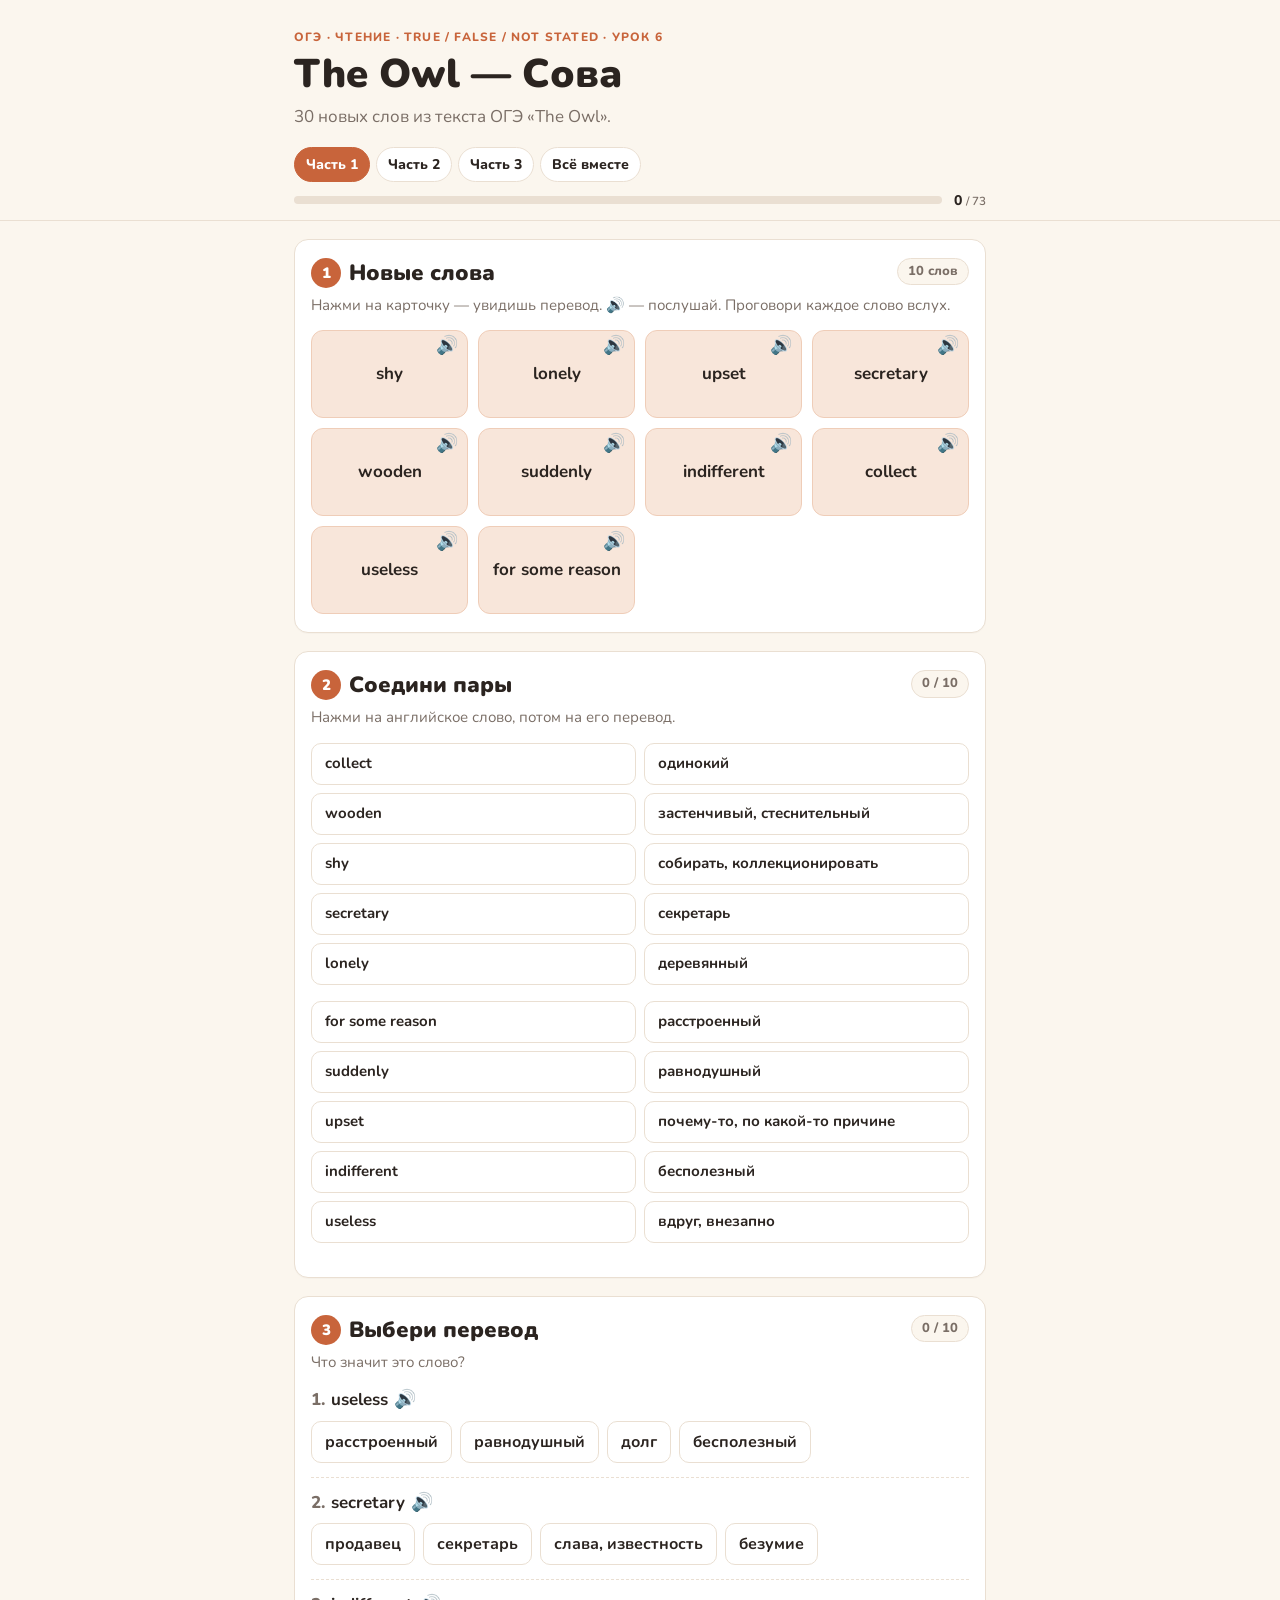
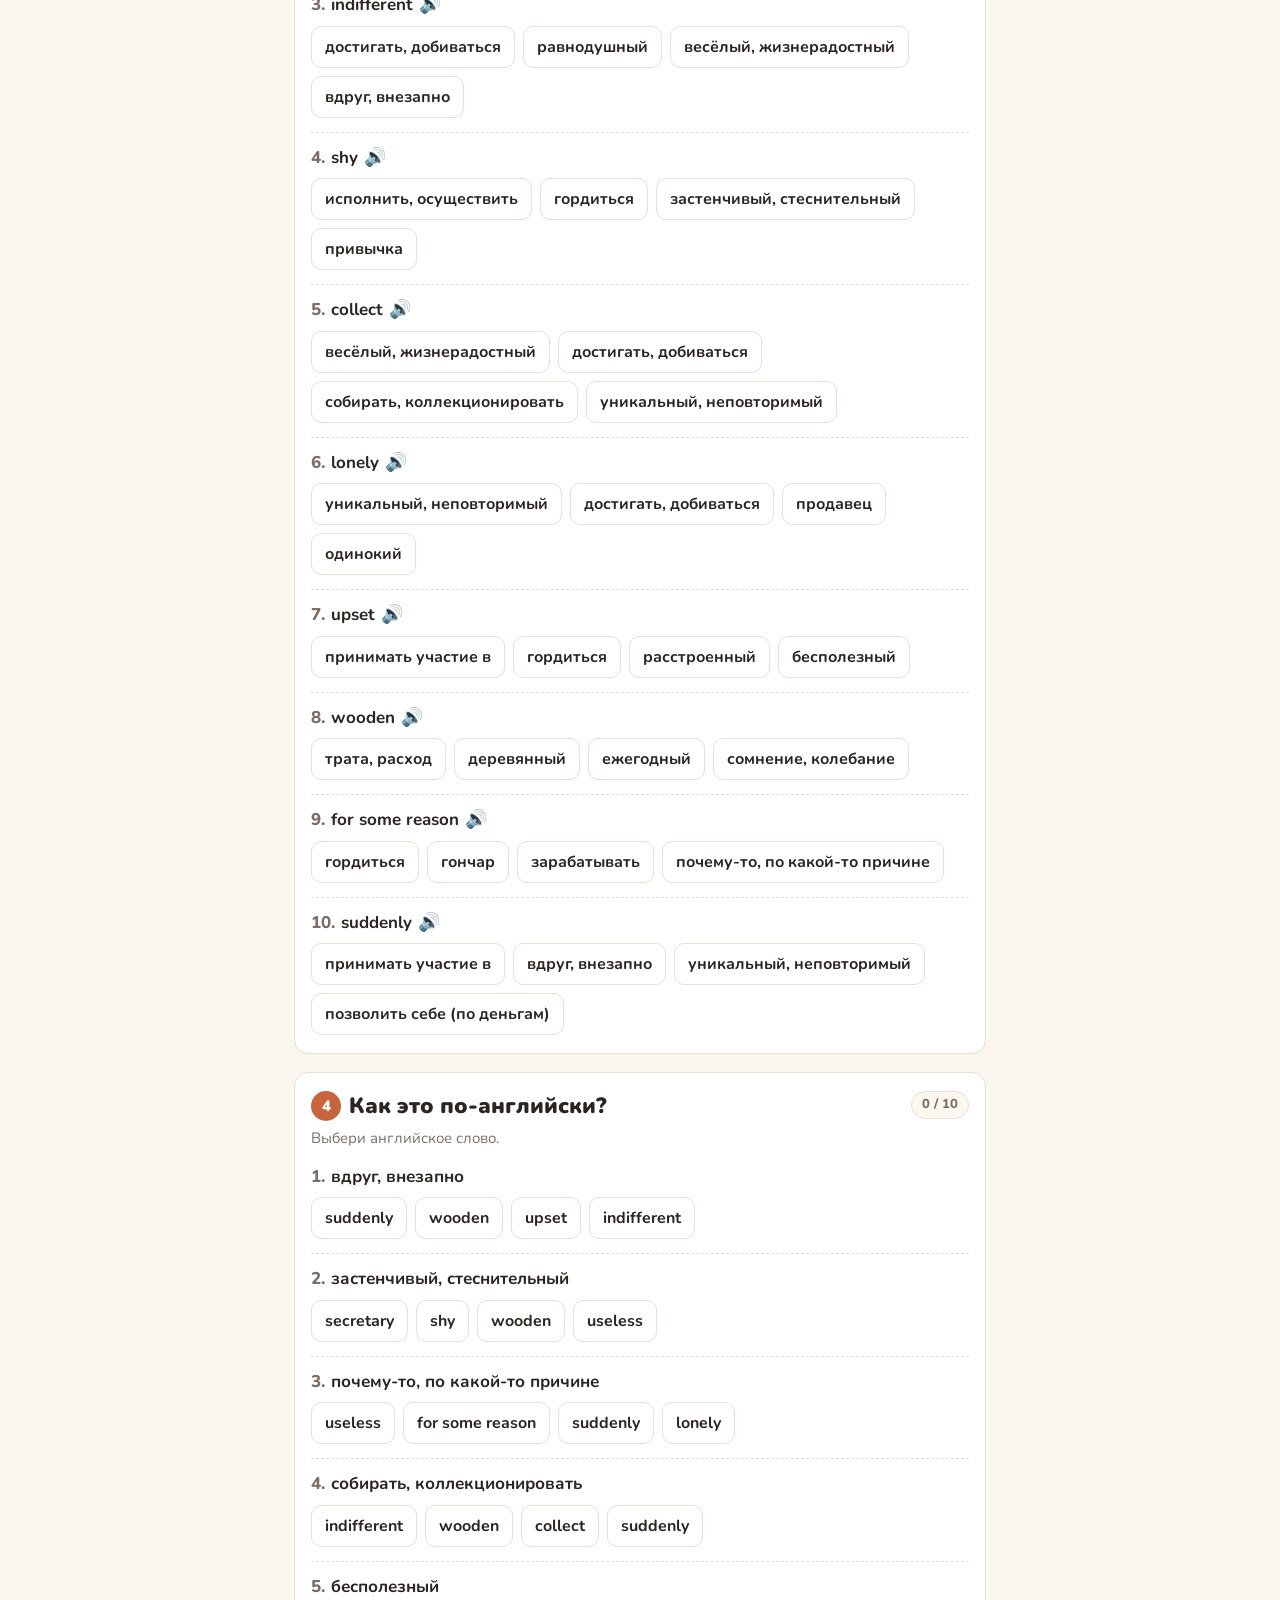
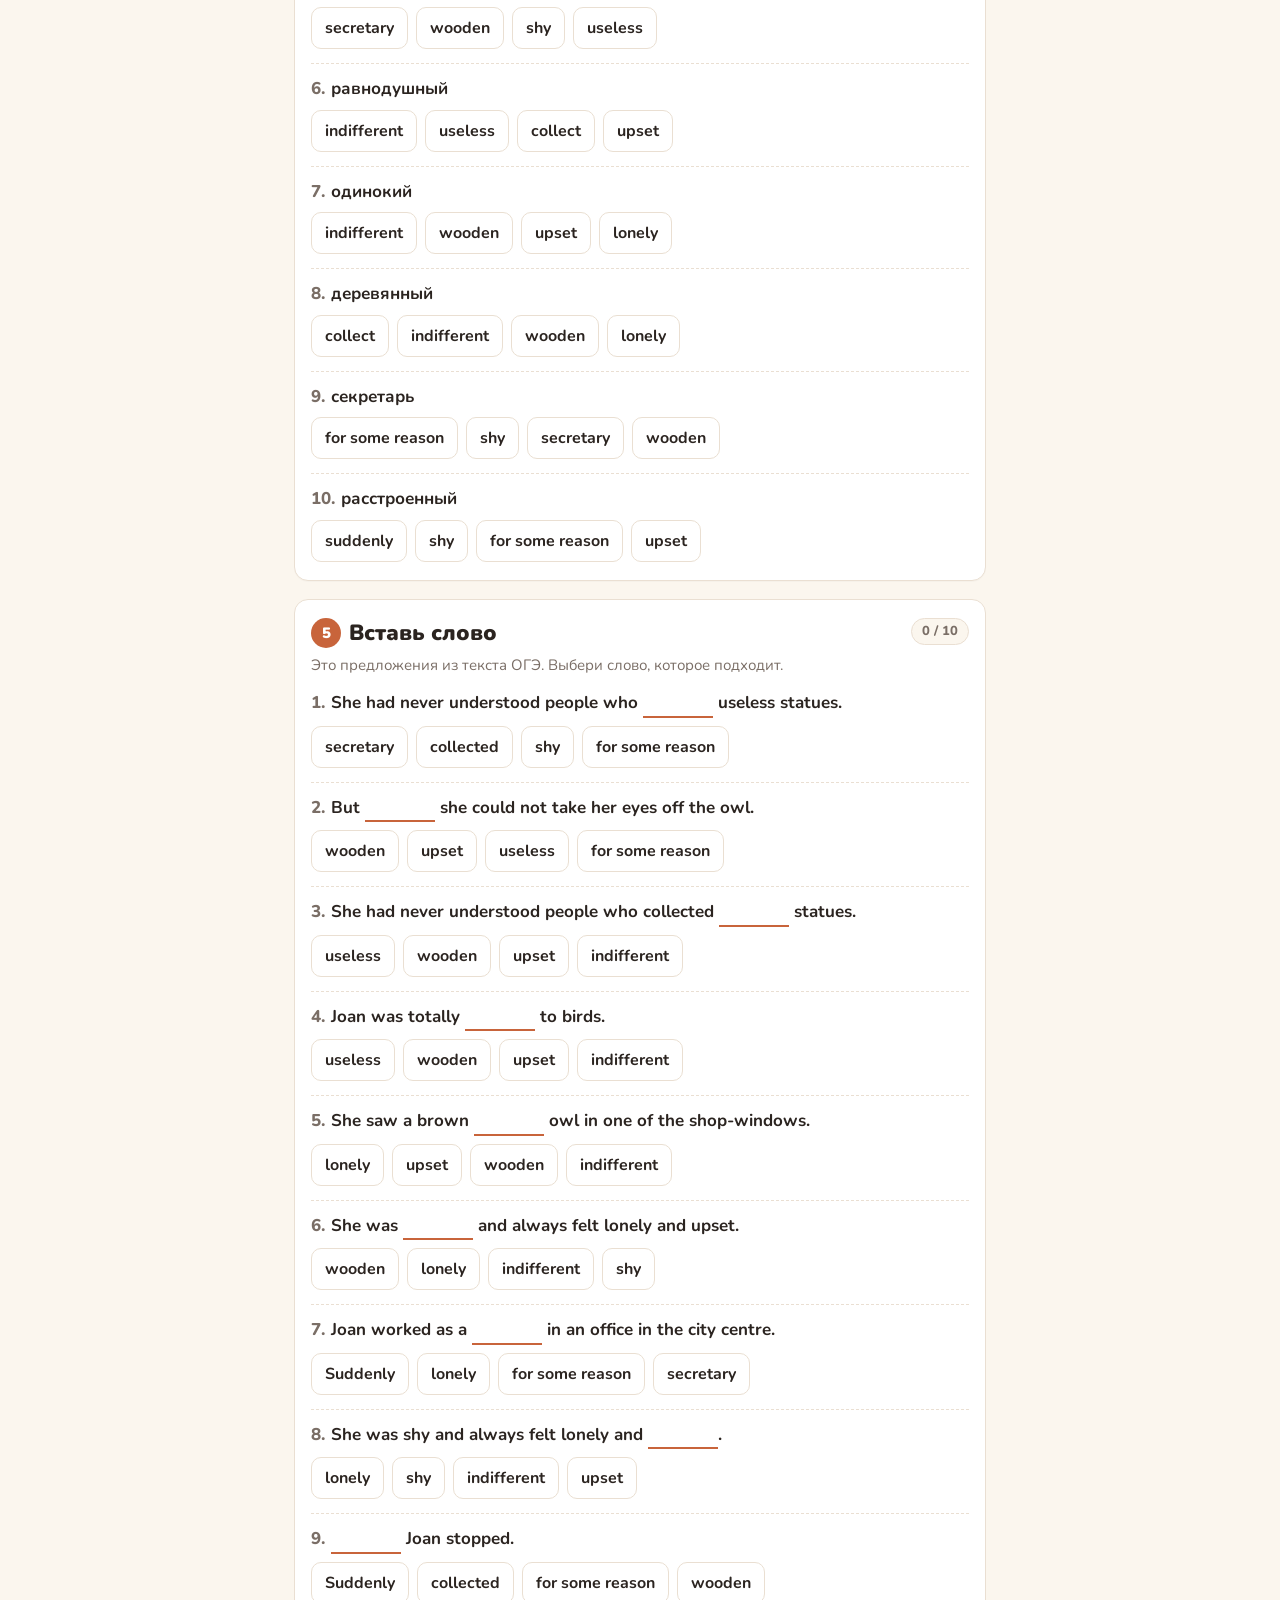
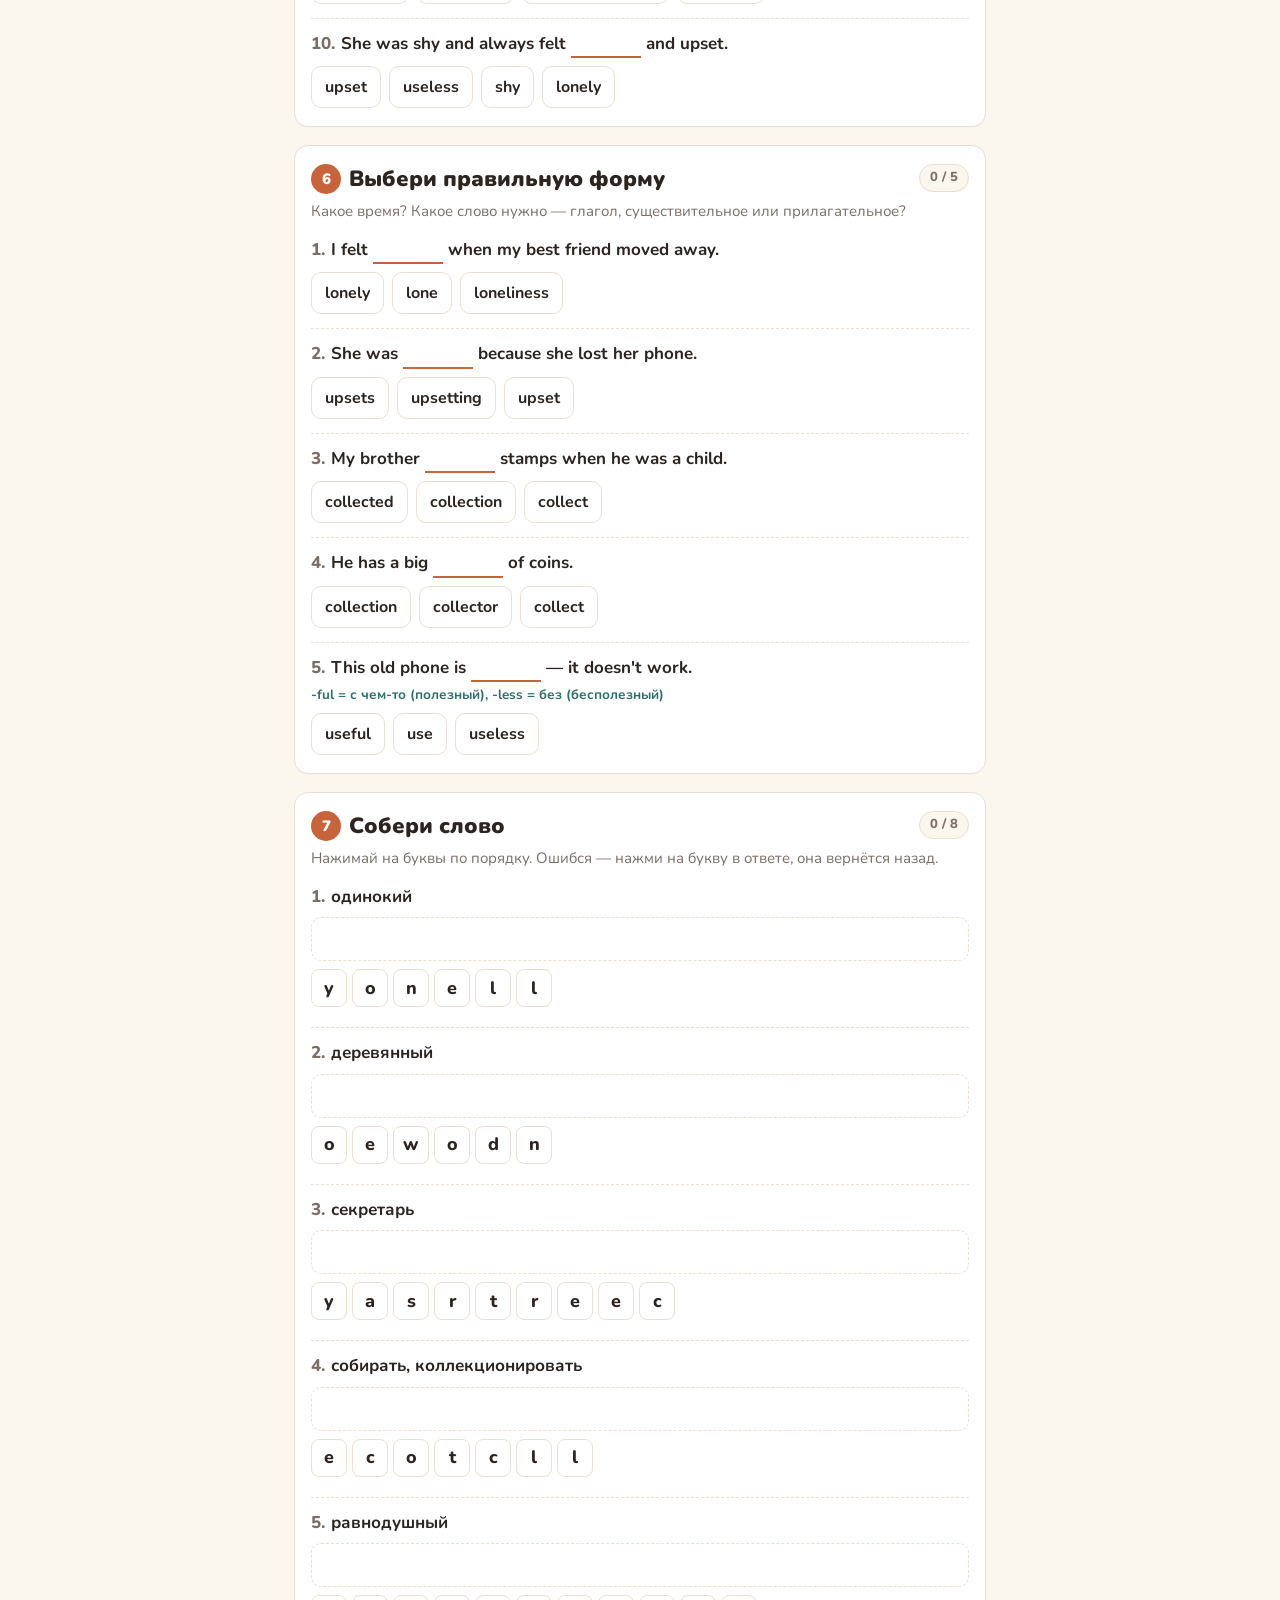
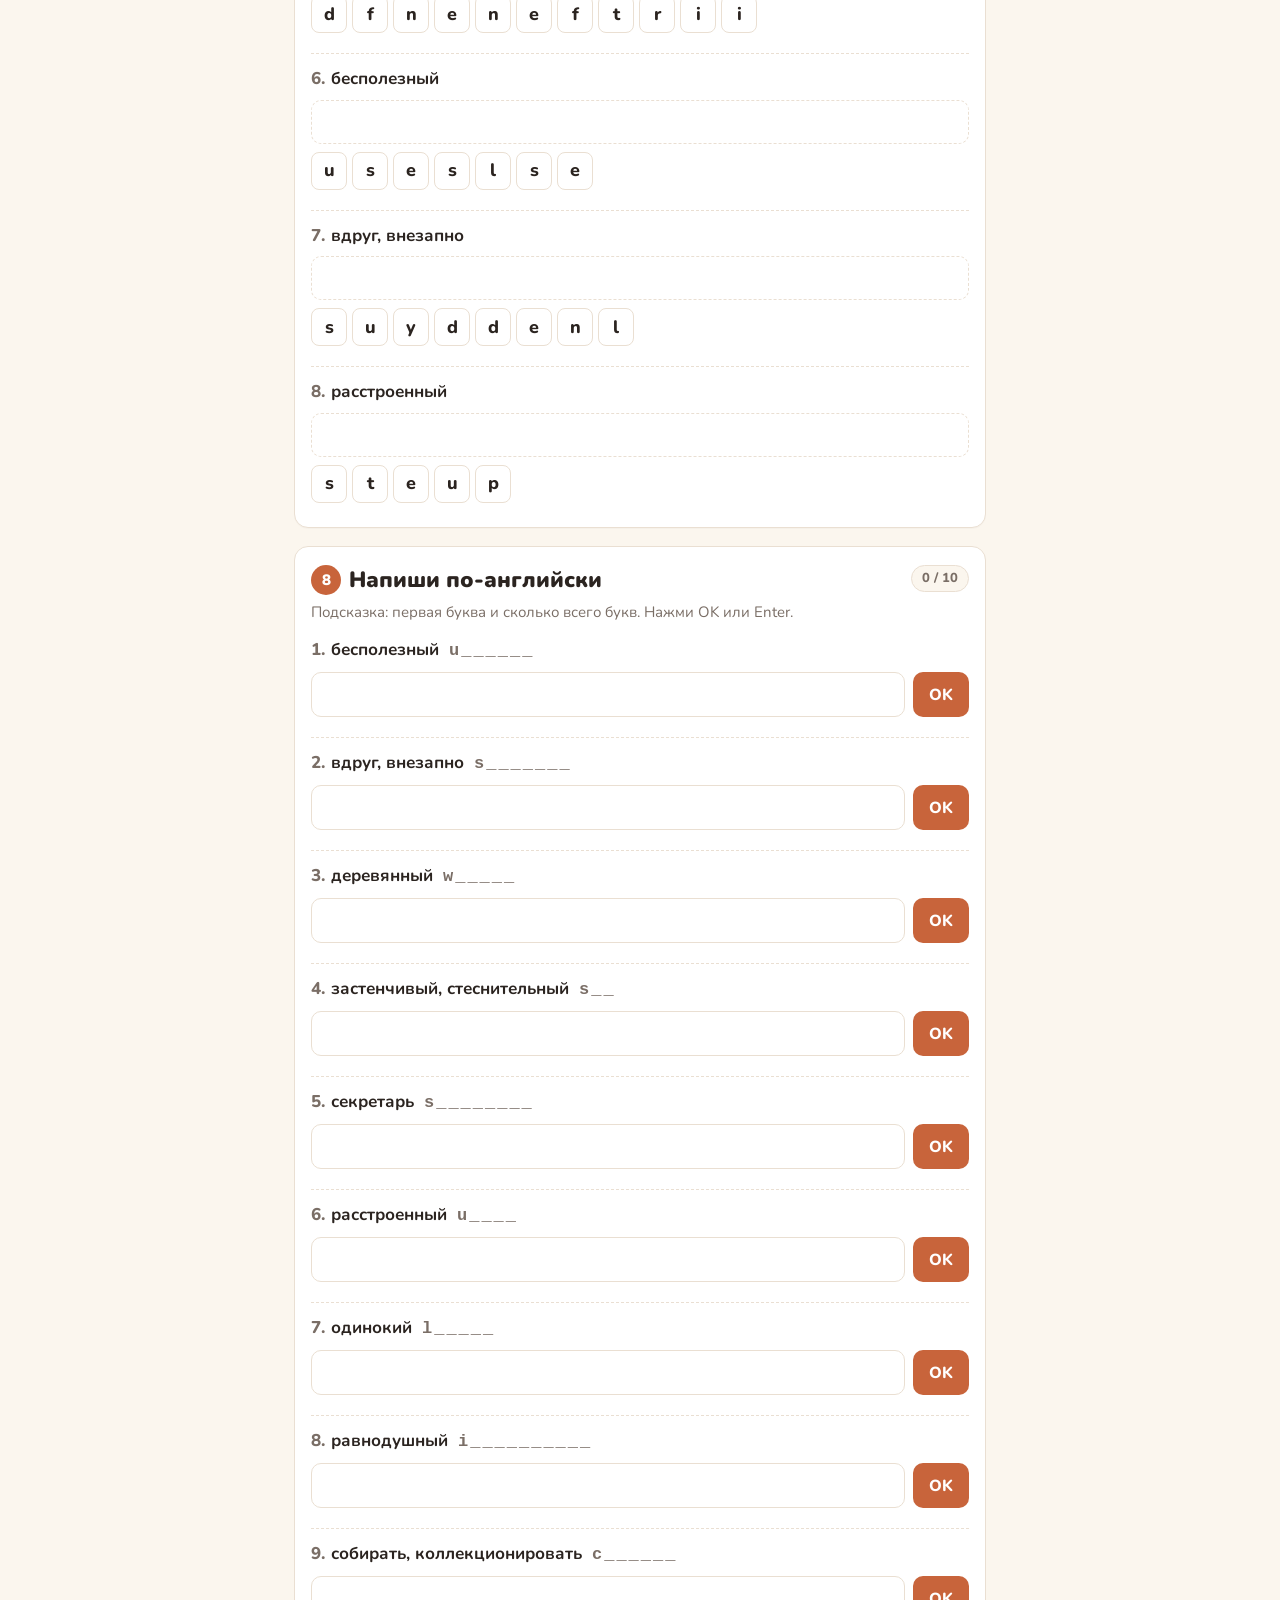
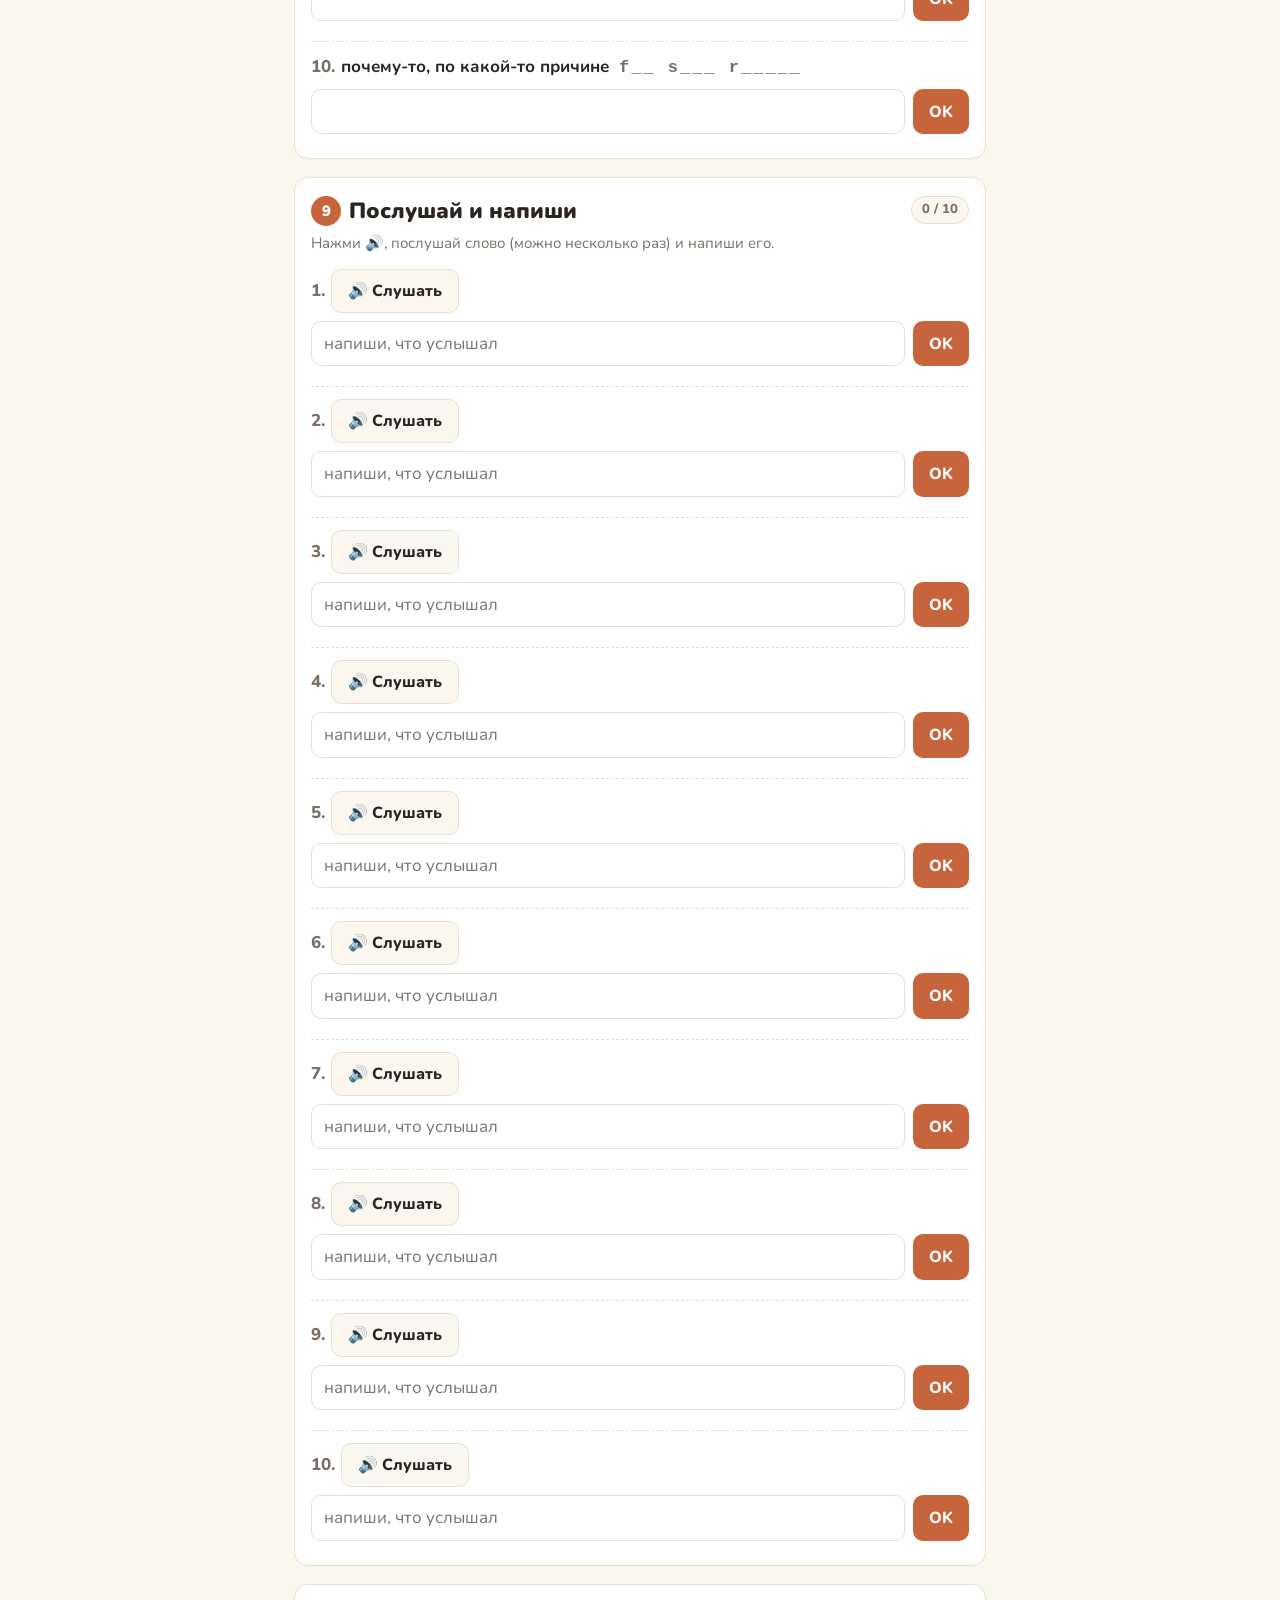
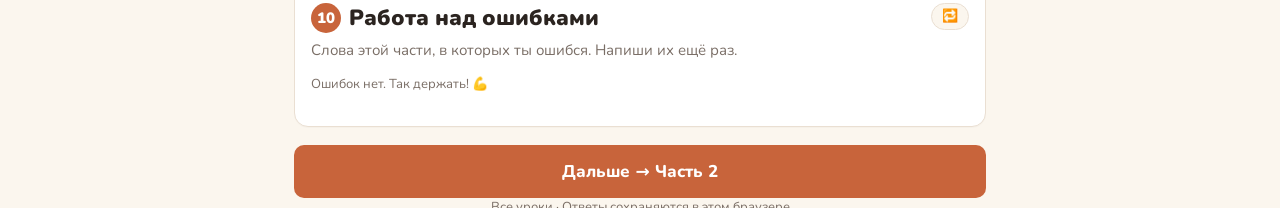
<file: t01.html>
<!DOCTYPE html>
<html lang="ru"><head><meta charset="utf-8">
<meta name="viewport" content="width=device-width,initial-scale=1,viewport-fit=cover">
<title>Урок 6 · The Owl · Давид · ОГЭ</title>
<link rel="preconnect" href="https://fonts.googleapis.com"><link rel="preconnect" href="https://fonts.gstatic.com" crossorigin>
<link rel="stylesheet" href="https://fonts.googleapis.com/css2?family=Nunito:wght@400;600;700;800;900&display=swap">
<style>:root{
  --paper:#FBF6EE;--card:#FFFFFF;--ink:#2B2420;--muted:#7A6E66;--line:#EADFD2;
  --accent:#C8643B;--accent-soft:#F8E6DA;--teal:#2F6F6A;--teal-soft:#E1EFEC;
  --ok:#2E8B57;--ok-soft:#E0F2E7;--bad:#C0392B;--bad-soft:#FBE3DF;--mark:#FFE7A8;
  --r:14px;
  --font-display:"Nunito","Segoe UI",system-ui,-apple-system,sans-serif;
  --font-body:"Nunito","Segoe UI",system-ui,-apple-system,sans-serif;
}
*{box-sizing:border-box}
html{scroll-behavior:smooth;-webkit-text-size-adjust:100%}
body{margin:0;background:var(--paper);color:var(--ink);font-family:var(--font-body);font-size:17px;line-height:1.5}
.wrap{max-width:720px;margin:0 auto;padding:0 14px}
button{font:inherit;color:inherit;cursor:pointer}

/* hero */
.hero{padding-top:28px;padding-bottom:8px}
.eyebrow{font-size:12px;letter-spacing:.1em;text-transform:uppercase;color:var(--accent);font-weight:800;margin:0 0 6px}
h1{font-family:var(--font-display);font-weight:900;font-size:clamp(28px,7vw,40px);line-height:1.1;margin:0 0 8px}
.sub{margin:0;color:var(--muted)}

/* sticky progress */
.bar{position:sticky;top:0;z-index:20;background:rgba(251,246,238,.94);backdrop-filter:blur(6px);-webkit-backdrop-filter:blur(6px);border-bottom:1px solid var(--line)}
.bar .wrap{display:flex;align-items:center;gap:12px;padding-top:9px;padding-bottom:9px}
.track{flex:1;height:8px;background:var(--line);border-radius:99px;overflow:hidden}
.fill{height:100%;width:0;background:linear-gradient(90deg,var(--accent),#E39B5B);transition:width .4s}
.count{font-size:14px;font-weight:800;white-space:nowrap;font-variant-numeric:tabular-nums}
.count small{color:var(--muted);font-weight:600}

main{padding:6px 0 80px}
section.ex,a.ex{background:var(--card);border:1px solid var(--line);border-radius:var(--r);padding:18px 16px;margin-top:18px;box-shadow:0 1px 0 rgba(0,0,0,.02)}
.ex-head{display:flex;justify-content:space-between;align-items:flex-start;gap:10px}
h2{font-family:var(--font-display);font-weight:900;font-size:22px;line-height:1.2;margin:0}
h2 .n{display:inline-flex;align-items:center;justify-content:center;width:30px;height:30px;border-radius:50%;background:var(--accent);color:#fff;font-size:15px;margin-right:8px;vertical-align:2px}
.pill{flex:none;font-size:13px;font-weight:800;padding:3px 10px;border-radius:99px;background:var(--paper);border:1px solid var(--line);color:var(--muted);font-variant-numeric:tabular-nums}
.pill.done{background:var(--ok-soft);border-color:var(--ok);color:var(--ok)}
.instr{color:var(--muted);margin:6px 0 14px;font-size:15px}

/* flashcards */
.cards{display:grid;grid-template-columns:repeat(auto-fill,minmax(150px,1fr));gap:10px}
.fc{perspective:900px;height:112px;border:0;padding:0;background:none}
.fc-in{position:relative;width:100%;height:100%;transition:transform .45s;transform-style:preserve-3d}
.fc.flip .fc-in{transform:rotateY(180deg)}
.fc-f,.fc-b{position:absolute;inset:0;border-radius:12px;display:flex;flex-direction:column;align-items:center;justify-content:center;padding:8px;text-align:center;backface-visibility:hidden;-webkit-backface-visibility:hidden}
.fc-f{background:var(--accent-soft);border:1px solid #EFCDB8}
.fc-f b{font-size:17px;line-height:1.2}
.fc-f small{color:var(--muted);font-size:12px;margin-top:4px}
.fc-b{background:var(--teal-soft);border:1px solid #BFDCD7;transform:rotateY(180deg);font-size:15px;font-weight:700;color:var(--teal)}
.say{border:0;background:none;font-size:18px;padding:2px 6px;line-height:1}
.fc .say{position:absolute;top:4px;right:4px}

/* items */
.items{display:flex;flex-direction:column;gap:14px}
.it{border-top:1px dashed var(--line);padding-top:12px}
.it:first-child{border-top:0;padding-top:0}
.q{margin:0 0 8px;font-weight:700}
.q .k{color:var(--muted);font-weight:800;margin-right:6px;font-variant-numeric:tabular-nums}
.q .gap{display:inline-block;min-width:70px;border-bottom:2px solid var(--accent);text-align:center;color:var(--accent)}
.opts{display:flex;flex-wrap:wrap;gap:8px}
.opt{border:1.5px solid var(--line);background:#fff;border-radius:10px;padding:8px 13px;font-size:16px;font-weight:700;min-height:42px;text-align:left}
.opt:active{transform:scale(.98)}
.opt.ok{background:var(--ok-soft);border-color:var(--ok);color:var(--ok)}
.opt.bad{background:var(--bad-soft);border-color:var(--bad);color:var(--bad);text-decoration:line-through}
.opt[disabled]{cursor:default}
.locked .opt:not(.ok):not(.bad){opacity:.45}

/* match */
.mgroup{display:grid;grid-template-columns:1fr 1fr;gap:8px;margin-bottom:16px}
.mgroup .opt{width:100%;font-size:15px}
.mgroup .opt.sel{border-color:var(--accent);background:var(--accent-soft)}
.mgroup .opt.gone{background:var(--ok-soft);border-color:var(--ok);color:var(--ok);opacity:.6}
.mgroup .opt.shake{animation:sh .35s}
@keyframes sh{25%{transform:translateX(-5px)}75%{transform:translateX(5px)}}

/* typing */
.row{display:flex;gap:8px}
.inp{flex:1;min-width:0;font:inherit;font-size:17px;padding:9px 12px;border:1.5px solid var(--line);border-radius:10px;background:#fff;outline:none}
.inp:focus{border-color:var(--accent)}
.inp.ok{border-color:var(--ok);background:var(--ok-soft);color:var(--ok);font-weight:700}
.inp.bad{border-color:var(--bad);background:var(--bad-soft);color:var(--bad)}
.btn{border:0;background:var(--accent);color:#fff;border-radius:10px;padding:9px 16px;font-weight:800;font-size:16px}
.btn.ghost{background:var(--paper);color:var(--ink);border:1.5px solid var(--line)}
.btn.teal{background:var(--teal)}
.fb{font-size:14.5px;margin-top:6px;font-weight:700}
.fb.ok{color:var(--ok)}.fb.bad{color:var(--bad)}
.fb .right{color:var(--ink);background:var(--mark);padding:0 4px;border-radius:4px}

/* scramble */
.slots{min-height:44px;display:flex;flex-wrap:wrap;gap:5px;padding:6px;border:1.5px dashed var(--line);border-radius:10px;margin-bottom:8px}
.tile{border:1.5px solid var(--line);background:#fff;border-radius:8px;min-width:36px;height:38px;font-weight:800;font-size:18px;text-transform:lowercase}
.tile.used{visibility:hidden}
.slots .tile{background:var(--accent-soft);border-color:#EFCDB8}

/* reading */
.text p{margin:0 0 12px}
.text .lbl{display:inline-flex;width:26px;height:26px;border-radius:7px;background:var(--teal);color:#fff;font-weight:900;font-size:14px;align-items:center;justify-content:center;margin-right:6px}
.w{background:var(--mark);border-radius:4px;padding:0 2px;cursor:pointer;border-bottom:2px solid #E8C35A}
.tip{position:fixed;z-index:50;background:var(--ink);color:#fff;padding:7px 11px;border-radius:9px;font-size:15px;font-weight:700;max-width:260px;pointer-events:none;box-shadow:0 6px 20px rgba(0,0,0,.2)}
.qs{margin:0 0 14px;padding-left:22px}
.qs li{margin-bottom:4px}
.task-row{display:flex;align-items:center;gap:10px;margin-bottom:8px}
.task-row .lbl{flex:none}
.task-row select{flex:1;font:inherit;font-size:16px;padding:8px;border:1.5px solid var(--line);border-radius:10px;background:#fff}
.task-row select.ok{border-color:var(--ok);background:var(--ok-soft)}
.task-row select.bad{border-color:var(--bad);background:var(--bad-soft)}
.stmt{margin-bottom:12px}
.stmt p{margin:0 0 6px;font-weight:700}

/* hard words + final */
.hard{display:flex;flex-wrap:wrap;gap:6px;margin-bottom:12px}
.hard span{background:var(--bad-soft);color:var(--bad);border-radius:99px;padding:4px 10px;font-weight:700;font-size:14px}
.big{font-size:44px;font-weight:900;font-family:var(--font-display);line-height:1;margin:6px 0}
.actions{display:flex;flex-wrap:wrap;gap:8px;margin-top:12px}
.note{font-size:13px;color:var(--muted);margin-top:10px}
footer{color:var(--muted);font-size:13px;text-align:center;padding:24px 0 40px}
.task-row .lbl{display:inline-flex;width:30px;height:30px;border-radius:8px;background:var(--teal);color:#fff;font-weight:900;align-items:center;justify-content:center}
.task-row select{min-width:0;width:100%;text-overflow:ellipsis}
.fc{height:88px}
.bar .wrap{flex-direction:column;align-items:stretch;gap:8px}
.tabs{display:flex;gap:6px;overflow-x:auto;scrollbar-width:none}
.tabs::-webkit-scrollbar{display:none}
.tab{flex:none;border:1.5px solid var(--line);background:#fff;border-radius:99px;padding:6px 14px;font-weight:800;font-size:15px}
.tab.on{background:var(--accent);border-color:var(--accent);color:#fff}
.tab.done:not(.on){border-color:var(--ok);color:var(--ok)}
.tab small{font-weight:900}
.prog{display:flex;align-items:center;gap:12px}
.hint{color:var(--muted);font-family:ui-monospace,Menlo,monospace;letter-spacing:2px;font-weight:600}
.rule{font-size:13.5px;color:var(--teal);font-weight:700;margin-top:3px}
.intro{margin:18px 0 0;padding:12px 14px;background:var(--teal-soft);border-radius:12px;color:var(--teal);font-weight:700;font-size:15px}
.next{display:block;width:100%;margin-top:18px;padding:14px;font-size:17px}
.mcol{display:flex;flex-direction:column;gap:8px}
.ttl{margin:0 0 10px;text-align:center;font-size:20px}
.tiles{gap:5px}
.slots .tile{display:inline-flex;align-items:center;justify-content:center}
.tab{padding:6px 11px;font-size:14px}
</style></head><body>
<header class="hero wrap"><p class="eyebrow">ОГЭ · Чтение · True / False / Not stated · Урок 6</p><h1>The Owl — Сова</h1><p class="sub">30 новых слов из текста ОГЭ «The Owl».</p></header>
<div class="bar"><div class="wrap"><nav class="tabs" id="tabs"></nav><div class="prog"><div class="track"><div class="fill" id="fill"></div></div><span class="count" id="cnt"></span></div></div></div>
<main class="wrap" id="main"></main>
<footer class="wrap"><a href="./" style="color:inherit">Все уроки</a> · Ответы сохраняются в этом браузере</footer>
<script>
const L = {
  id: "t01", short: "Урок 6 · The Owl",
  eyebrow: "ОГЭ · Чтение · True / False / Not stated · Урок 6",
  title: "The Owl — Сова",
  sub: "30 новых слов из текста ОГЭ «The Owl».",
  words: [
    { id: "shy", en: "shy", ru: "застенчивый, стеснительный", pos: "adj", gap: "She was ___ and always felt lonely and upset.", ans: "shy" },
    { id: "lonely", en: "lonely", ru: "одинокий", pos: "adj", gap: "She was shy and always felt ___ and upset.", ans: "lonely" },
    { id: "upset", en: "upset", ru: "расстроенный", pos: "adj", gap: "She was shy and always felt lonely and ___.", ans: "upset" },
    { id: "secretary", en: "secretary", ru: "секретарь", pos: "n", gap: "Joan worked as a ___ in an office in the city centre.", ans: "secretary" },
    { id: "wooden", en: "wooden", ru: "деревянный", pos: "adj", gap: "She saw a brown ___ owl in one of the shop-windows.", ans: "wooden" },
    { id: "suddenly", en: "suddenly", ru: "вдруг, внезапно", pos: "adv", gap: "___ Joan stopped.", ans: "Suddenly" },
    { id: "indifferent", en: "indifferent", ru: "равнодушный", pos: "adj", gap: "Joan was totally ___ to birds.", ans: "indifferent" },
    { id: "collect", en: "collect", ru: "собирать, коллекционировать", pos: "v", hl: ["collected"], gap: "She had never understood people who ___ useless statues.", ans: "collected" },
    { id: "useless", en: "useless", ru: "бесполезный", pos: "adj", gap: "She had never understood people who collected ___ statues.", ans: "useless" },
    { id: "reason", en: "for some reason", ru: "почему-то, по какой-то причине", pos: "ph", gap: "But ___ she could not take her eyes off the owl.", ans: "for some reason" },
    { id: "earn", en: "earn", ru: "зарабатывать", pos: "v", hl: ["earned"], gap: "She ___ a little, just to pay for her room and food.", ans: "earned" },
    { id: "afford", en: "afford", ru: "позволить себе (по деньгам)", pos: "v", gap: "She couldn't ___ new clothes.", ans: "afford" },
    { id: "expense", en: "expense", ru: "трата, расход", pos: "n", gap: "Even a ticket to the cinema was a heavy ___ for her.", ans: "expense" },
    { id: "assistant", en: "shop assistant", ru: "продавец", pos: "n", gap: "She asked the ___ about the price of the wooden owl.", ans: "shop assistant" },
    { id: "madness", en: "madness", ru: "безумие", pos: "n", gap: "Joan understood that it was sheer ___ to buy such an expensive wooden bird.", ans: "madness" },
    { id: "hesitation", en: "hesitation", ru: "сомнение, колебание", pos: "n", gap: "But she did it without any ___.", ans: "hesitation" },
    { id: "mood", en: "mood", ru: "настроение", pos: "n", gap: "The next morning she left her house in a very good ___.", ans: "mood" },
    { id: "habit", en: "habit", ru: "привычка", pos: "n", gap: "Joan made it a ___ to say good-bye and touch the owl's head before leaving.", ans: "habit" },
    { id: "cheerful", en: "cheerful", ru: "весёлый, жизнерадостный", pos: "adj", gap: "After this simple gesture she was ___ and energetic the whole day.", ans: "cheerful" },
    { id: "mind", en: "change your mind", ru: "передумать", pos: "ph", alt: ["change one's mind", "change her mind", "change mind"], hl: ["changed her mind"], gap: "She had often thought about it but always ___ at the last moment.", ans: "changed her mind" },
    { id: "fulfil", en: "fulfil", ru: "исполнить, осуществить", pos: "v", alt: ["fulfill"], hl: ["fulfill"], gap: "Now she decided to ___ her wish.", ans: "fulfill" },
    { id: "achieve", en: "achieve", ru: "достигать, добиваться", pos: "v", hl: ["achieved"], gap: "At the pottery class Joan ___ considerable results.", ans: "achieved" },
    { id: "unique", en: "unique", ru: "уникальный, неповторимый", pos: "adj", gap: "Her teacher said she had a ___ style.", ans: "unique" },
    { id: "part", en: "take part in", ru: "принимать участие в", pos: "ph", hl: ["took part in"], gap: "Once she ___ the students' show at the college.", ans: "took part in" },
    { id: "debt", en: "debt", ru: "долг", pos: "n", hl: ["debts"], gap: "The sum covered all her ___.", ans: "debts" },
    { id: "annual", en: "annual", ru: "ежегодный", pos: "adj", gap: "The next step was the ___ National Art Festival.", ans: "annual" },
    { id: "fame", en: "fame", ru: "слава, известность", pos: "n", gap: "Her ___ and income were growing.", ans: "fame" },
    { id: "income", en: "income", ru: "доход", pos: "n", gap: "Her fame and ___ were growing.", ans: "income" },
    { id: "potter", en: "potter", ru: "гончар", pos: "n", gap: "Joan left her office and became a ___.", ans: "potter" },
    { id: "proud", en: "be proud of", ru: "гордиться", pos: "ph", alt: ["proud of"], hl: ["proud of"], gap: "Joan was so ___ the owl that each piece of her pottery had a picture of the owl on it.", ans: "proud of" }
  ],
  forms: [
    { id: "lonely", s: "I felt ___ when my best friend moved away.", o: ["lone", "lonely", "loneliness"], a: "lonely" },
    { id: "upset", s: "She was ___ because she lost her phone.", o: ["upset", "upsetting", "upsets"], a: "upset" },
    { id: "collect", s: "My brother ___ stamps when he was a child.", o: ["collect", "collected", "collection"], a: "collected" },
    { id: "collect", s: "He has a big ___ of coins.", o: ["collect", "collector", "collection"], a: "collection" },
    { id: "earn", s: "She ___ 500 pounds last month.", o: ["earn", "earned", "earning"], a: "earned" },
    { id: "afford", s: "We can't ___ a new car this year.", o: ["afford", "to afford", "affording"], a: "afford", ru: "После can / can't — глагол без to" },
    { id: "expense", s: "This bag is too ___ for me.", o: ["expense", "expensive", "expensively"], a: "expensive" },
    { id: "mood", s: "I'm in a bad ___ today. Leave me alone!", o: ["mood", "moody", "moods"], a: "mood" },
    { id: "habit", s: "Biting your nails is a bad ___.", o: ["habit", "habits", "habitual"], a: "habit" },
    { id: "mind", s: "I wanted to go to the cinema, but then I ___ my mind.", o: ["change", "changed", "changing"], a: "changed" },
    { id: "achieve", s: "She has ___ a lot in her life.", o: ["achieve", "achieved", "achievement"], a: "achieved" },
    { id: "achieve", s: "The Olympic medal was his greatest ___.", o: ["achieve", "achieved", "achievement"], a: "achievement" },
    { id: "part", s: "Our class ___ part in a school concert yesterday.", o: ["take", "took", "taken"], a: "took", ru: "take – took – taken" },
    { id: "proud", s: "We are very proud ___ our football team.", o: ["of", "for", "with"], a: "of" },
    { id: "annual", s: "The festival is held ___ — every summer.", o: ["annual", "annually", "annuals"], a: "annually" },
    { id: "fame", s: "He became ___ after his first film.", o: ["fame", "famous", "famously"], a: "famous" },
    { id: "cheerful", s: "She smiled ___ and said hello.", o: ["cheerful", "cheerfully", "cheer"], a: "cheerfully" },
    { id: "useless", s: "This old phone is ___ — it doesn't work.", o: ["use", "useful", "useless"], a: "useless", ru: "-ful = с чем-то (полезный), -less = без (бесполезный)" }
  ],
  task: {
    type: "tfns", title: "The Owl",
    paras: [
      "Joan Harrison was walking along the street. She was shy and always felt lonely and upset. Joan worked as a secretary in an office in the city centre. It was lunch time and she went out to get some air. She was looking absently at the shop-windows when she saw a brown wooden owl in one of them. Suddenly Joan stopped. Joan was totally indifferent to birds and she had never understood people who collected useless statues. But for some reason she could not take her eyes off the owl. The wooden owl drew Joan to itself.",
      "Joan decided to buy the owl. She earned a little, just to pay for her room and food. She couldn’t afford new clothes. Even a ticket to the cinema was a heavy expense for her. But this time Joan was sure that she had to buy the wooden owl. Joan opened the door of the shop. She asked the shop assistant about the price of the wooden owl. It was fifty pounds. Joan understood that it was sheer madness to buy such an expensive wooden bird. But she did it without any hesitation.",
      "The next morning she left her house in a very good mood. Now, having the owl at home, Joan made it a habit to say good-bye and touch the owl’s head before leaving. Amazingly, after this simple gesture she was cheerful and energetic the whole day. One morning, when patting the owl on the head, Joan remembered her wish to join the evening pottery class at college. She had often thought about it but always changed her mind at the last moment. Now she decided to fulfill her wish.",
      "At the pottery class Joan achieved considerable results. Her teacher said she had a unique style. Nobody knew that she worked hard at home. Under the owl’s observation Joan experimented with forms and colours. Once she took part in the students’ show at the college, and the Museum of Arts asked her to sell her works for two thousand pounds. The sum covered all her debts and she could afford to buy a new dress and shoes and even more.",
      "The next step was the annual National Art Festival, at which a secretary, Joan Harrison, presented her personal exhibition. Her fame and income were growing. Joan left her office and became a potter. A year later she and the art director of the museum were happily married. They moved to a large country house and now Joan had her own pottery.",
      "Joan took the lucky owl with her. It took its honorary place in the large living room. In her last years she often remembered the shop where she had bought the owl, her evening classes and her first steps in pottery. Joan was so proud of the owl that each piece of her pottery had a picture of the owl on it. Lots of famous artists and important people visited Joan and her husband, but Joan never gave her owl to anybody until her dying day."
    ],
    st: [
      { s: "Joan collected small statues of birds.", a: 2 },
      { s: "Joan had a well-paid job.", a: 2 },
      { s: "The wooden owl improved Joan’s mood.", a: 1 },
      { s: "Joan joined the pottery class because of her friends’ advice.", a: 3 },
      { s: "Joan successfully participated in art exhibitions.", a: 1 },
      { s: "There was an image of the owl on Joan’s every work.", a: 1 },
      { s: "After Joan’s death the wooden owl disappeared from her house.", a: 3 }
    ]
  }
};

/* ===== David · OGE vocabulary engine. Expects const L = {...} defined before. ===== */
(function () {
const W = L.words, byId = Object.fromEntries(W.map(w => [w.id, w]));
const $ = (t, c, x) => { const e = document.createElement(t); if (c) e.className = c; if (x != null) e.textContent = x; return e; };
const norm = s => (s || "").toLowerCase().replace(/[’‘`]/g, "'").replace(/[.!?,;:]+/g, " ").replace(/\s+/g, " ").trim();

/* seeded random, so the page looks the same after reload */
let seed = [...L.id].reduce((a, c) => (a * 31 + c.charCodeAt(0)) >>> 0, 7);
const rnd = () => { seed |= 0; seed = seed + 0x6D2B79F5 | 0; let t = Math.imul(seed ^ seed >>> 15, 1 | seed); t = t + Math.imul(t ^ t >>> 7, 61 | t) ^ t; return ((t ^ t >>> 14) >>> 0) / 4294967296; };
const shuffle = a => { a = [...a]; for (let i = a.length - 1; i > 0; i--) { const j = Math.floor(rnd() * (i + 1)); [a[i], a[j]] = [a[j], a[i]]; } return a; };
const pick = (pool, n, not) => shuffle(pool.filter(x => !not.includes(x))).slice(0, n);

/* saved state */
const KEY = "david-oge-" + L.id;
let S = {}; try { S = JSON.parse(localStorage.getItem(KEY) || "{}") || {}; } catch (e) { S = {}; }
const save = () => { try { localStorage.setItem(KEY, JSON.stringify(S)); } catch (e) {} };
function mark(key, wid, ok, v) { if (S[key]) return; S[key] = { w: wid, ok: ok, v: v }; save(); upd(); }

/* speech */
let voice = null;
function pickVoice() { const vs = speechSynthesis.getVoices(); voice = vs.find(v => /en[-_]GB/i.test(v.lang)) || vs.find(v => /^en/i.test(v.lang)) || null; }
if ("speechSynthesis" in window) { pickVoice(); speechSynthesis.onvoiceschanged = pickVoice; }
function say(text) { if (!("speechSynthesis" in window)) return; speechSynthesis.cancel(); const u = new SpeechSynthesisUtterance(text); u.lang = "en-GB"; if (voice) u.voice = voice; u.rate = .85; speechSynthesis.speak(u); }
const sayBtn = text => { const b = $("button", "say", "🔊"); b.type = "button"; b.setAttribute("aria-label", "Послушать"); b.onclick = e => { e.stopPropagation(); say(text); }; return b; };

/* ===== layout: tabs ===== */
const main = document.getElementById("main");
const tabsNav = document.getElementById("tabs");
const TABS = [];
let CUR = null, secN = 0;
function newTab(label, title) {
  const btn = $("button", "tab", label); btn.type = "button"; const cnt = $("small"); btn.append(cnt); tabsNav.append(btn);
  const pane = $("div", "pane"); pane.hidden = true; main.append(pane);
  const t = { btn, cnt, pane, keys: [], sections: [], title }; TABS.push(t);
  btn.onclick = () => showTab(TABS.indexOf(t), true); CUR = t; secN = 0; return t;
}
function showTab(i, scroll) {
  TABS.forEach((t, j) => { t.pane.hidden = j !== i; t.btn.classList.toggle("on", j === i); });
  try { localStorage.setItem(KEY + "-tab", i); } catch (e) {}
  if (scroll) window.scrollTo({ top: document.querySelector(".bar").offsetTop, behavior: "smooth" });
  upd();
}
function section(title, instr) {
  const s = $("section", "ex"); const h = $("div", "ex-head"); const h2 = $("h2");
  h2.append($("span", "n", ++secN), title); const pill = $("span", "pill"); h.append(h2, pill); s.append(h);
  if (instr) s.append($("p", "instr", instr));
  CUR.pane.append(s); const rec = { s, pill, keys: [], tab: CUR, id: "t" + TABS.length + "s" + secN }; CUR.sections.push(rec); return rec;
}
function regKey(rec, i) { const key = rec.id + "-" + i; rec.keys.push(key); rec.tab.keys.push(key); return key; }

/* MCQ item */
function fillGap(q, ans) { const g = q.querySelector(".gap"); if (g) g.textContent = ans; }
function qLine(k, html) { const p = $("p", "q"); p.append($("span", "k", k + ".")); const t = $("span"); t.innerHTML = html; p.append(t); return p; }
const esc = s => String(s).replace(/[&<>"]/g, c => ({ "&": "&amp;", "<": "&lt;", ">": "&gt;", '"': "&quot;" }[c]));
const gapHtml = s => esc(s).replace("___", '<span class="gap">&nbsp;</span>');
function mcq(rec, i, wid, qNode, options, answer) {
  const key = regKey(rec, i);
  const it = $("div", "it"); it.append(qNode); const box = $("div", "opts"); it.append(box);
  const btns = options.map(o => { const b = $("button", "opt", o); b.type = "button"; box.append(b); return b; });
  const lock = chosen => { box.classList.add("locked"); btns.forEach(b => { b.disabled = true; if (b.textContent === answer) b.classList.add("ok"); else if (b.textContent === chosen) b.classList.add("bad"); }); fillGap(qNode, answer); };
  btns.forEach(b => b.onclick = () => { const ok = b.textContent === answer; mark(key, wid, ok, b.textContent); lock(b.textContent); if (rec.speak) say(answer); });
  if (S[key]) lock(S[key].v);
  return it;
}
/* typing item */
const hint = en => en.split(" ").map(p => p[0] + "_".repeat(Math.max(0, p.length - 1))).join("  ");
const hintHtml = w => esc(w.ru) + ' &nbsp;<span class="hint">' + esc(hint(w.en)) + "</span>";
function typing(rec, i, wid, qNode, answers, opts = {}) {
  const key = regKey(rec, i);
  const it = $("div", "it"); it.append(qNode);
  const row = $("div", "row"); const inp = $("input", "inp"); inp.type = "text"; inp.autocomplete = "off"; inp.autocapitalize = "off"; inp.spellcheck = false; inp.setAttribute("autocorrect", "off");
  if (opts.ph) inp.placeholder = opts.ph;
  const b = $("button", "btn", "OK"); b.type = "button"; row.append(inp, b); it.append(row);
  const fb = $("div", "fb"); it.append(fb);
  const lock = (v, ok) => { inp.value = v; inp.disabled = true; b.style.display = "none"; inp.classList.add(ok ? "ok" : "bad");
    fb.className = "fb " + (ok ? "ok" : "bad"); fb.innerHTML = ok ? "Верно! " : 'Правильно: <span class="right">' + esc(answers[0]) + "</span> "; fb.append(sayBtn(answers[0])); };
  const check = () => { const v = inp.value.trim(); if (!v) return; const ok = answers.some(a => norm(a) === norm(v)); mark(key, wid, ok, v); lock(v, ok); say(answers[0]); };
  b.onclick = check; inp.onkeydown = e => { if (e.key === "Enter") check(); };
  if (S[key]) lock(S[key].v, S[key].ok);
  return it;
}
const answersOf = w => [w.en, ...(w.alt || [])];

/* ===== exercise builders ===== */
function exCards(ws) {
  const r = section("Новые слова", "Нажми на карточку — увидишь перевод. 🔊 — послушай. Проговори каждое слово вслух.");
  const g = $("div", "cards");
  ws.forEach(w => { const c = $("button", "fc"); c.type = "button"; const inn = $("div", "fc-in"); const f = $("div", "fc-f"); f.append($("b", null, w.en));
    inn.append(f, $("div", "fc-b", w.ru)); c.append(inn, sayBtn(w.en)); c.onclick = () => { c.classList.toggle("flip"); if (c.classList.contains("flip")) say(w.en); }; g.append(c); });
  r.s.append(g); r.pill.textContent = ws.length + " слов"; r.static = true;
}
function exMatch(ws) {
  const r = section("Соедини пары", "Нажми на английское слово, потом на его перевод.");
  const sh = shuffle(ws); const groups = []; for (let i = 0; i < sh.length; i += 5) groups.push(sh.slice(i, i + 5));
  if (groups.length > 1 && groups[groups.length - 1].length < 3) groups[groups.length - 2].push(...groups.pop());
  let idx = 0;
  groups.forEach(gr => {
    const box = $("div", "mgroup"); const c1 = $("div", "mcol"), c2 = $("div", "mcol"); box.append(c1, c2);
    let sel = null; const miss = {}; const lb = {}, rb = {};
    const items = gr.map(w => ({ w, key: regKey(r, idx++) }));
    items.forEach(it => { const b = $("button", "opt", it.w.en); b.type = "button"; lb[it.w.id] = b; b.onclick = () => { if (b.classList.contains("gone")) return; Object.values(lb).forEach(x => x.classList.remove("sel")); b.classList.add("sel"); sel = it; say(it.w.en); }; c1.append(b); });
    shuffle(items).forEach(({ w }) => { const b = $("button", "opt", w.ru); b.type = "button"; rb[w.id] = b; c2.append(b);
      b.onclick = () => { if (!sel || b.classList.contains("gone")) return;
        if (sel.w.id === w.id) { lb[w.id].classList.remove("sel"); lb[w.id].classList.add("gone"); b.classList.add("gone"); mark(sel.key, w.id, !miss[w.id], w.ru); sel = null; }
        else { miss[sel.w.id] = true; b.classList.add("shake"); setTimeout(() => b.classList.remove("shake"), 400); } }; });
    items.forEach(({ w, key }) => { if (S[key]) { lb[w.id].classList.add("gone"); rb[w.id].classList.add("gone"); } });
    r.s.append(box);
  });
}
function exEnRu(ws) {
  const r = section("Выбери перевод", "Что значит это слово?");
  const box = $("div", "items"); const pool = W.map(w => w.ru);
  shuffle(ws).forEach((w, i) => { const q = qLine(i + 1, "<b>" + esc(w.en) + "</b>"); q.append(sayBtn(w.en)); box.append(mcq(r, i, w.id, q, shuffle([w.ru, ...pick(ws.map(x => x.ru).concat(pool).filter((x, j, a) => a.indexOf(x) === j), 3, [w.ru])]), w.ru)); });
  r.s.append(box);
}
function exRuEn(ws) {
  const r = section("Как это по-английски?", "Выбери английское слово.");
  r.speak = true; const box = $("div", "items"); const pool = ws.map(x => x.en);
  shuffle(ws).forEach((w, i) => box.append(mcq(r, i, w.id, qLine(i + 1, esc(w.ru)), shuffle([w.en, ...pick(pool, 3, [w.en])]), w.en)));
  r.s.append(box);
}
function exGap(ws) {
  const r = section("Вставь слово", "Это предложения из текста ОГЭ. Выбери слово, которое подходит.");
  r.speak = true; const box = $("div", "items");
  shuffle(ws.filter(w => w.gap)).forEach((w, i) => {
    const same = ws.filter(x => x.pos === w.pos && x.id !== w.id).map(x => x.ans);
    const pool = same.length >= 3 ? same : ws.filter(x => x.id !== w.id).map(x => x.ans);
    box.append(mcq(r, i, w.id, qLine(i + 1, gapHtml(w.gap)), shuffle([w.ans, ...pick(pool, 3, [w.ans])]), w.ans));
  });
  r.s.append(box);
}
function exForms(fs) {
  if (!fs.length) return;
  const r = section("Выбери правильную форму", "Какое время? Какое слово нужно — глагол, существительное или прилагательное?");
  r.speak = true; const box = $("div", "items");
  fs.forEach((f, i) => { const q = qLine(i + 1, gapHtml(f.s)); if (f.ru) q.append($("div", "rule", f.ru)); box.append(mcq(r, i, f.id, q, shuffle(f.o), f.a)); });
  r.s.append(box);
}
function exScramble(ws) {
  const list = shuffle(ws.filter(w => /^[a-z]+$/i.test(w.en) && w.en.length >= 4));
  if (!list.length) return;
  const r = section("Собери слово", "Нажимай на буквы по порядку. Ошибся — нажми на букву в ответе, она вернётся назад.");
  const box = $("div", "items");
  list.forEach((w, i) => {
    const key = regKey(r, i);
    const it = $("div", "it"); it.append(qLine(i + 1, esc(w.ru)));
    const slots = $("div", "slots"); const pool = $("div", "opts tiles"); it.append(slots, pool); const fb = $("div", "fb"); it.append(fb);
    let letters = shuffle([...w.en.toLowerCase()]); if (letters.join("") === w.en.toLowerCase()) letters = letters.reverse();
    let wrong = false; const chosen = [];
    const done = ok => { slots.innerHTML = ""; [...w.en].forEach(ch => slots.append($("span", "tile", ch))); pool.remove(); fb.className = "fb " + (ok ? "ok" : "bad"); fb.textContent = ok ? "Верно! " : "Получилось не с первого раза "; fb.append(sayBtn(w.en)); slots.style.borderColor = ok ? "var(--ok)" : "var(--bad)"; };
    letters.forEach(ch => { const t = $("button", "tile", ch); t.type = "button"; pool.append(t);
      t.onclick = () => { if (t.classList.contains("used")) return; t.classList.add("used"); const s = $("button", "tile", ch); s.type = "button"; slots.append(s); chosen.push({ t, s });
        s.onclick = () => { t.classList.remove("used"); s.remove(); chosen.splice(chosen.findIndex(c => c.s === s), 1); };
        if (chosen.length === letters.length) { const v = chosen.map(c => c.s.textContent).join("");
          if (v === w.en.toLowerCase()) { mark(key, w.id, !wrong, v); done(!wrong); say(w.en); }
          else { wrong = true; fb.className = "fb bad"; fb.textContent = "Не так. Нажми на буквы в ответе и попробуй ещё раз."; } } }; });
    if (S[key]) done(S[key].ok);
    box.append(it);
  });
  r.s.append(box);
}
function exType(ws, title) {
  const r = section(title || "Напиши по-английски", "Подсказка: первая буква и сколько всего букв. Нажми OK или Enter.");
  const box = $("div", "items");
  shuffle(ws).forEach((w, i) => box.append(typing(r, i, w.id, qLine(i + 1, hintHtml(w)), answersOf(w))));
  r.s.append(box);
}
function exListen(ws) {
  const r = section("Послушай и напиши", "Нажми 🔊, послушай слово (можно несколько раз) и напиши его.");
  const box = $("div", "items");
  shuffle(ws).forEach((w, i) => { const q = $("p", "q"); q.append($("span", "k", (i + 1) + ".")); const b = $("button", "btn ghost", "🔊 Слушать"); b.type = "button"; b.onclick = () => say(w.en); q.append(b); box.append(typing(r, i, w.id, q, answersOf(w), { ph: "напиши, что услышал" })); });
  r.s.append(box);
}
function exRetry(getWords, title, instr) {
  const r = section(title, instr); r.static = true; r.pill.textContent = "🔁";
  const box = $("div"); r.s.append(box); r.render = () => {
    box.innerHTML = ""; const hw = getWords();
    if (!hw.length) { box.append($("p", "note", "Ошибок нет. Так держать! 💪")); return; }
    const chips = $("div", "hard"); hw.forEach(w => chips.append($("span", null, w.en + " — " + w.ru))); box.append(chips);
    const b = $("button", "btn", "Повторить эти слова"); b.type = "button"; box.append(b);
    b.onclick = () => { b.remove(); const list = $("div", "items"); list.style.marginTop = "12px";
      shuffle(hw).forEach((w, i) => { const it = $("div", "it"); it.append(qLine(i + 1, hintHtml(w)));
        const row = $("div", "row"); const inp = $("input", "inp"); inp.autocapitalize = "off"; inp.autocomplete = "off"; inp.spellcheck = false; const ok = $("button", "btn", "OK"); ok.type = "button"; row.append(inp, ok); const fb = $("div", "fb"); it.append(row, fb);
        const chk = () => { const good = answersOf(w).some(a => norm(a) === norm(inp.value)); say(w.en); if (good) { inp.className = "inp ok"; inp.disabled = true; ok.remove(); fb.className = "fb ok"; fb.textContent = "Верно!"; } else { inp.className = "inp bad"; fb.className = "fb bad"; fb.innerHTML = 'Правильно: <span class="right">' + esc(w.en) + "</span> — напиши ещё раз"; inp.value = ""; inp.focus(); } };
        ok.onclick = chk; inp.onkeydown = e => { if (e.key === "Enter") chk(); }; list.append(it); });
      box.append(list); r.frozen = true; };
  };
  return r;
}
const RETRY = [];
function hardWords(keys) { const h = {}; keys.forEach(k => { const x = S[k]; if (x && x.w && !x.ok) h[x.w] = 1; }); return Object.keys(h).filter(id => byId[id]).map(id => byId[id]); }
function nextBtn(i, label) { const b = $("button", "btn next", label); b.type = "button"; b.onclick = () => showTab(i, true); CUR.pane.append(b); }

/* ===== text highlighting ===== */
const forms = []; W.forEach(w => { [w.en, w.ans, ...(w.hl || [])].filter(Boolean).forEach(f => forms.push([f.toLowerCase().replace(/’/g, "'"), w])); });
forms.sort((a, b) => b[0].length - a[0].length);
const re = new RegExp("\\b(" + forms.map(f => f[0].replace(/[.*+?^${}()|[\]\\]/g, "\\$&").replace(/'/g, "['’]")).join("|") + ")\\b", "gi");
const fmap = Object.fromEntries(forms.map(f => [f[0], f[1]]));
function hl(text) { return esc(text).replace(re, m => { const w = fmap[m.toLowerCase().replace(/’/g, "'")]; return w ? '<span class="w" data-ru="' + esc(w.ru) + '" data-en="' + esc(w.en) + '">' + m + "</span>" : m; }); }
const tip = $("div", "tip"); tip.style.display = "none"; document.body.append(tip);
document.addEventListener("click", e => { const t = e.target.closest(".w"); if (!t) { tip.style.display = "none"; return; } say(t.dataset.en); tip.textContent = t.dataset.ru; tip.style.display = "block"; const rc = t.getBoundingClientRect(); tip.style.left = Math.max(8, Math.min(innerWidth - 270, rc.left)) + "px"; tip.style.top = (rc.bottom + 6) + "px"; });
addEventListener("scroll", () => tip.style.display = "none", { passive: true });

/* ===== build tabs ===== */
const N = 3, size = Math.ceil(W.length / N);
const parts = []; for (let i = 0; i < N; i++) parts.push(W.slice(i * size, (i + 1) * size));
parts.forEach((ws, i) => {
  const t = newTab("Часть " + (i + 1), ws);
  const ids = new Set(ws.map(w => w.id));
  exCards(ws); exMatch(ws); exEnRu(ws); exRuEn(ws); exGap(ws);
  exForms((L.forms || []).filter(f => ids.has(f.id)));
  exScramble(ws); exType(ws); exListen(ws);
  RETRY.push({ r: exRetry(() => hardWords(t.keys), "Работа над ошибками", "Слова этой части, в которых ты ошибся. Напиши их ещё раз."), t });
  nextBtn(i + 1, i < N - 1 ? "Дальше → Часть " + (i + 2) : "Дальше → Всё вместе");
});
{
  const t = newTab("Всё вместе", W);
  t.pane.append($("p", "intro", "Все 30 слов вперемешку. Сделай эту вкладку, когда пройдёшь три части — лучше на следующий день."));
  exMatch(W); exGap(W); exType(W, "Напиши по-английски — все слова");
  const r = section("Прочитай текст", "Это настоящий текст из ОГЭ. Новые слова выделены — нажми на слово, если забыл перевод.");
  r.static = true; r.pill.textContent = "📖";
  const tx = $("div", "text");
  if (L.task.title) tx.append($("h3", "ttl", L.task.title));
  if (L.task.parts) L.task.parts.forEach(p => { const el = $("p"); el.innerHTML = '<span class="lbl">' + p.l + "</span>" + hl(p.t); tx.append(el); });
  else L.task.paras.forEach(p => { const el = $("p"); el.innerHTML = hl(p); tx.append(el); });
  r.s.append(tx);
  const T = L.task;
  if (T.type === "headings") {
    const r2 = section("Задание ОГЭ", "Определи, в каком тексте A–F есть ответ на каждый вопрос 1–7. Один вопрос лишний. Можно листать вверх и перечитывать текст.");
    const ol = $("ol", "qs"); T.questions.forEach(q => ol.append($("li", null, q))); r2.s.append(ol);
    const sels = {};
    T.parts.forEach((p, i) => { const key = regKey(r2, i); const row = $("div", "task-row"); row.append($("span", "lbl", p.l));
      const s = $("select"); s.append(new Option("— номер вопроса —", "")); T.questions.forEach((q, j) => s.append(new Option(String(j + 1), j + 1))); row.append(s); r2.s.append(row); sels[p.l] = { s, key }; });
    const b = $("button", "btn teal", "Проверить"); b.type = "button"; const fb = $("div", "fb"); r2.s.append(b, fb);
    const show = () => { let n = 0; T.parts.forEach(p => { const { s, key } = sels[p.l]; s.value = S[key].v; const ok = +S[key].v === T.key[p.l]; if (ok) n++; s.className = ok ? "ok" : "bad"; s.disabled = true; }); b.style.display = "none"; fb.className = "fb " + (n === T.parts.length ? "ok" : "bad"); fb.innerHTML = "Правильно " + n + " из " + T.parts.length + ". " + (n < T.parts.length ? "Ответы: " + T.parts.map(p => p.l + "–" + T.key[p.l]).join(", ") + ". Лишний вопрос — " + T.extra + "." : "Отлично!"); };
    b.onclick = () => { if (T.parts.some(p => !sels[p.l].s.value)) { fb.className = "fb bad"; fb.textContent = "Выбери номер вопроса для каждого текста."; return; } T.parts.forEach(p => { const { s, key } = sels[p.l]; mark(key, null, +s.value === T.key[p.l], s.value); }); show(); };
    if (T.parts.every(p => S[sels[p.l].key])) show();
  } else {
    const r2 = section("Задание ОГЭ", "True — так сказано в тексте. False — в тексте сказано обратное. Not stated — в тексте об этом ничего нет.");
    const box = $("div", "items"); const lab = ["True", "False", "Not stated"];
    T.st.forEach((st, i) => box.append(mcq(r2, i, null, qLine(i + 1, esc(st.s)), lab, lab[st.a - 1])));
    r2.s.append(box);
  }
  RETRY.push({ r: exRetry(() => hardWords(Object.keys(S)), "Все трудные слова урока", "Все слова, в которых были ошибки, во всех частях. Повтори их ещё раз."), t });
  const fin = section("Мой результат", null); fin.static = true; fin.pill.textContent = "🏁";
  const finBox = $("div"); fin.s.append(finBox);
  window.__renderFin = () => {
    const all = TABS.flatMap(t => t.keys); const done = all.filter(k => S[k]).length, ok = all.filter(k => S[k] && S[k].ok).length; const pct = done ? Math.round(ok / done * 100) : 0;
    finBox.innerHTML = ""; finBox.append($("div", "big", done + " / " + all.length));
    const lines = TABS.map(t => t.btn.firstChild.textContent + ": " + t.keys.filter(k => S[k]).length + "/" + t.keys.length);
    finBox.append($("p", "note", "Выполнено " + done + " заданий из " + all.length + (done ? ", с первого раза верно " + pct + "%" : "") + ". " + lines.join(" · ")));
    const a = $("div", "actions");
    const send = $("button", "btn teal", "Отправить результат учителю"); send.type = "button";
    send.onclick = async () => { const hw = hardWords(Object.keys(S)); const txt = "Давид · " + L.short + "\n" + lines.join("\n") + "\nВсего: " + done + "/" + all.length + ", верно с первого раза " + pct + "%\n" + (hw.length ? "Трудные слова: " + hw.map(w => w.en).join(", ") : "Ошибок нет!");
      try { if (navigator.share) { await navigator.share({ text: txt }); return; } } catch (e) { if (e && e.name === "AbortError") return; }
      try { await navigator.clipboard.writeText(txt); send.textContent = "Скопировано — вставь в сообщение ✓"; } catch (e) { prompt("Скопируй и отправь:", txt); } };
    const reset = $("button", "btn ghost", "Начать урок заново"); reset.type = "button";
    reset.onclick = () => { if (confirm("Стереть все ответы во всех частях и начать заново?")) { S = {}; save(); location.reload(); } };
    a.append(send, reset); finBox.append(a);
  };
}

/* ===== progress ===== */
function upd() {
  const t = TABS.find(t => !t.pane.hidden) || TABS[0];
  const d = t.keys.filter(k => S[k]).length;
  document.getElementById("cnt").innerHTML = d + " <small>/ " + t.keys.length + "</small>";
  document.getElementById("fill").style.width = (t.keys.length ? d / t.keys.length * 100 : 0) + "%";
  TABS.forEach(x => { const n = x.keys.filter(k => S[k]).length; x.cnt.textContent = n === x.keys.length ? " ✓" : ""; x.btn.classList.toggle("done", n === x.keys.length); });
  TABS.forEach(x => x.sections.forEach(r => { if (r.static) return; const n = r.keys.filter(k => S[k]).length; r.pill.textContent = n + " / " + r.keys.length; r.pill.classList.toggle("done", n === r.keys.length); }));
  RETRY.forEach(x => { if (!x.r.frozen) x.r.render(); });
  window.__renderFin && window.__renderFin();
}
let start = 0; try { start = +(localStorage.getItem(KEY + "-tab") || 0); } catch (e) {}
showTab(Math.min(start, TABS.length - 1), false);
})();

</script></body></html>
</file>
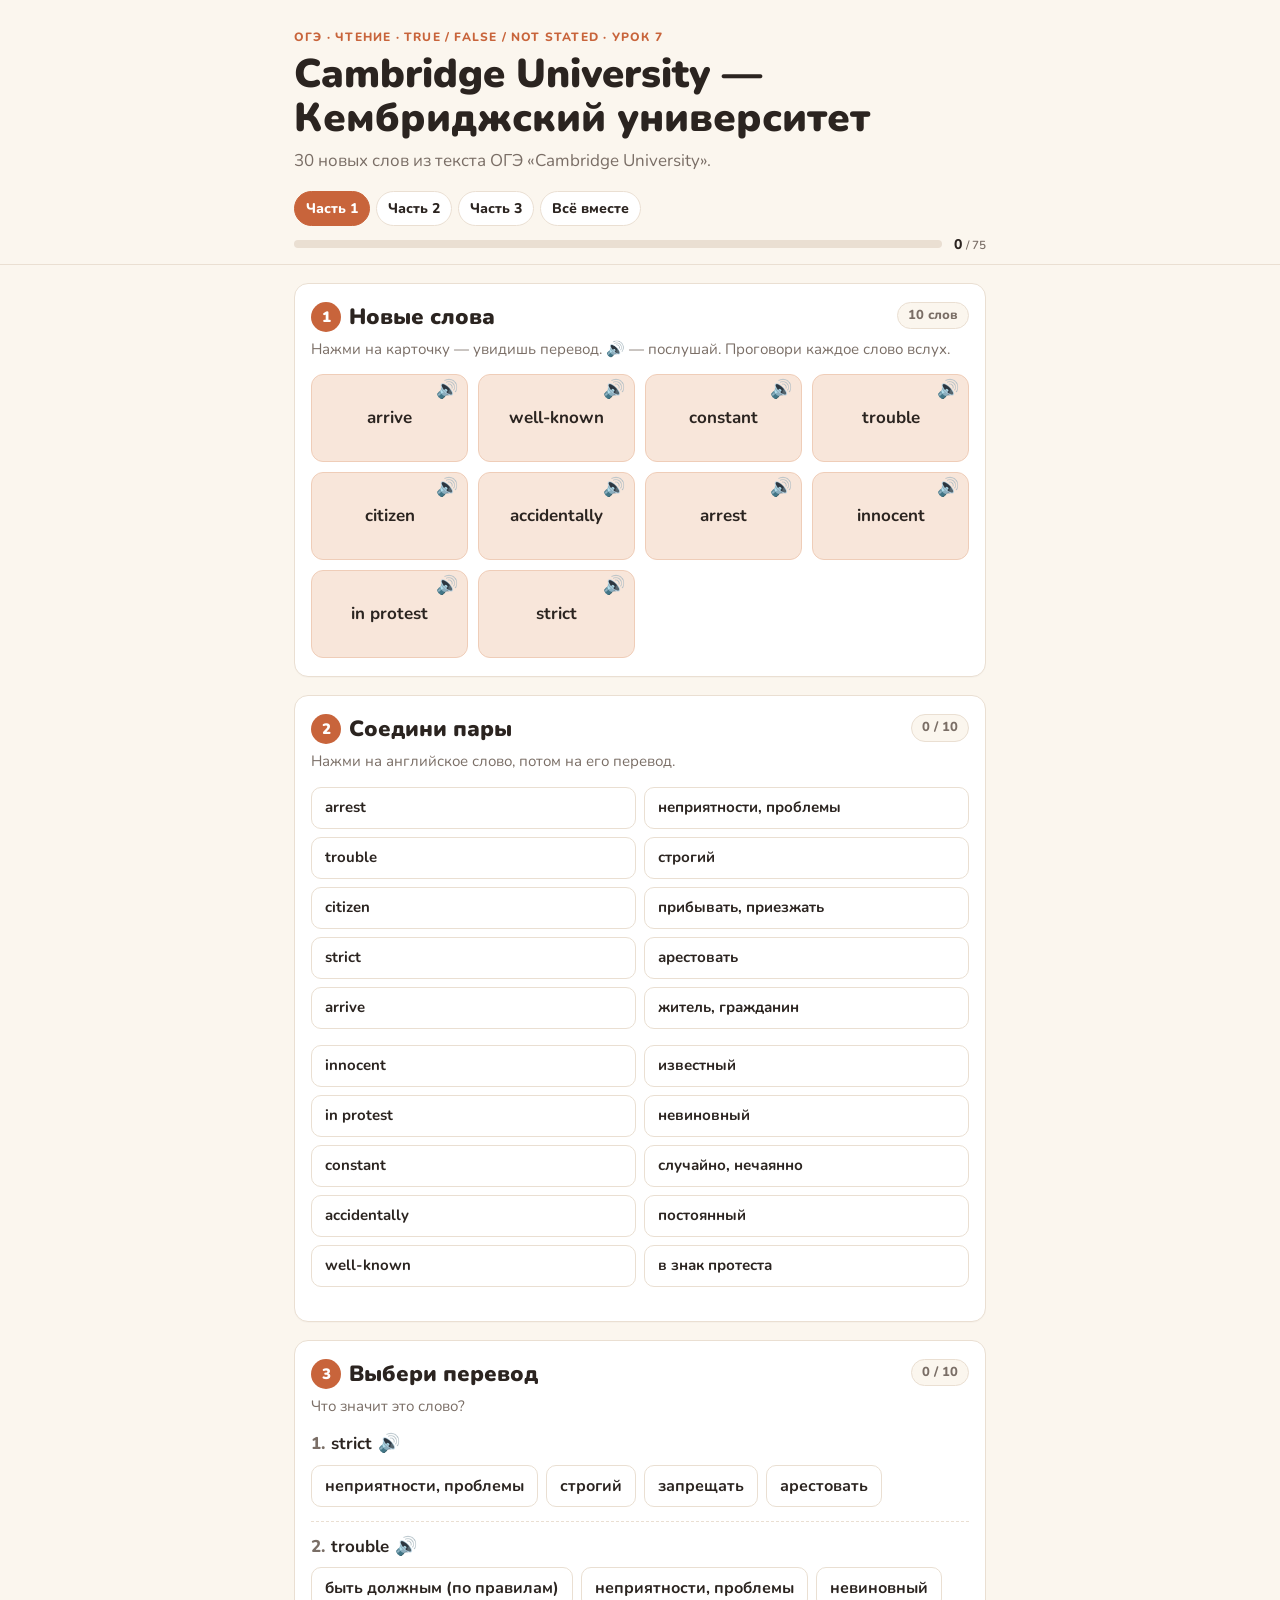
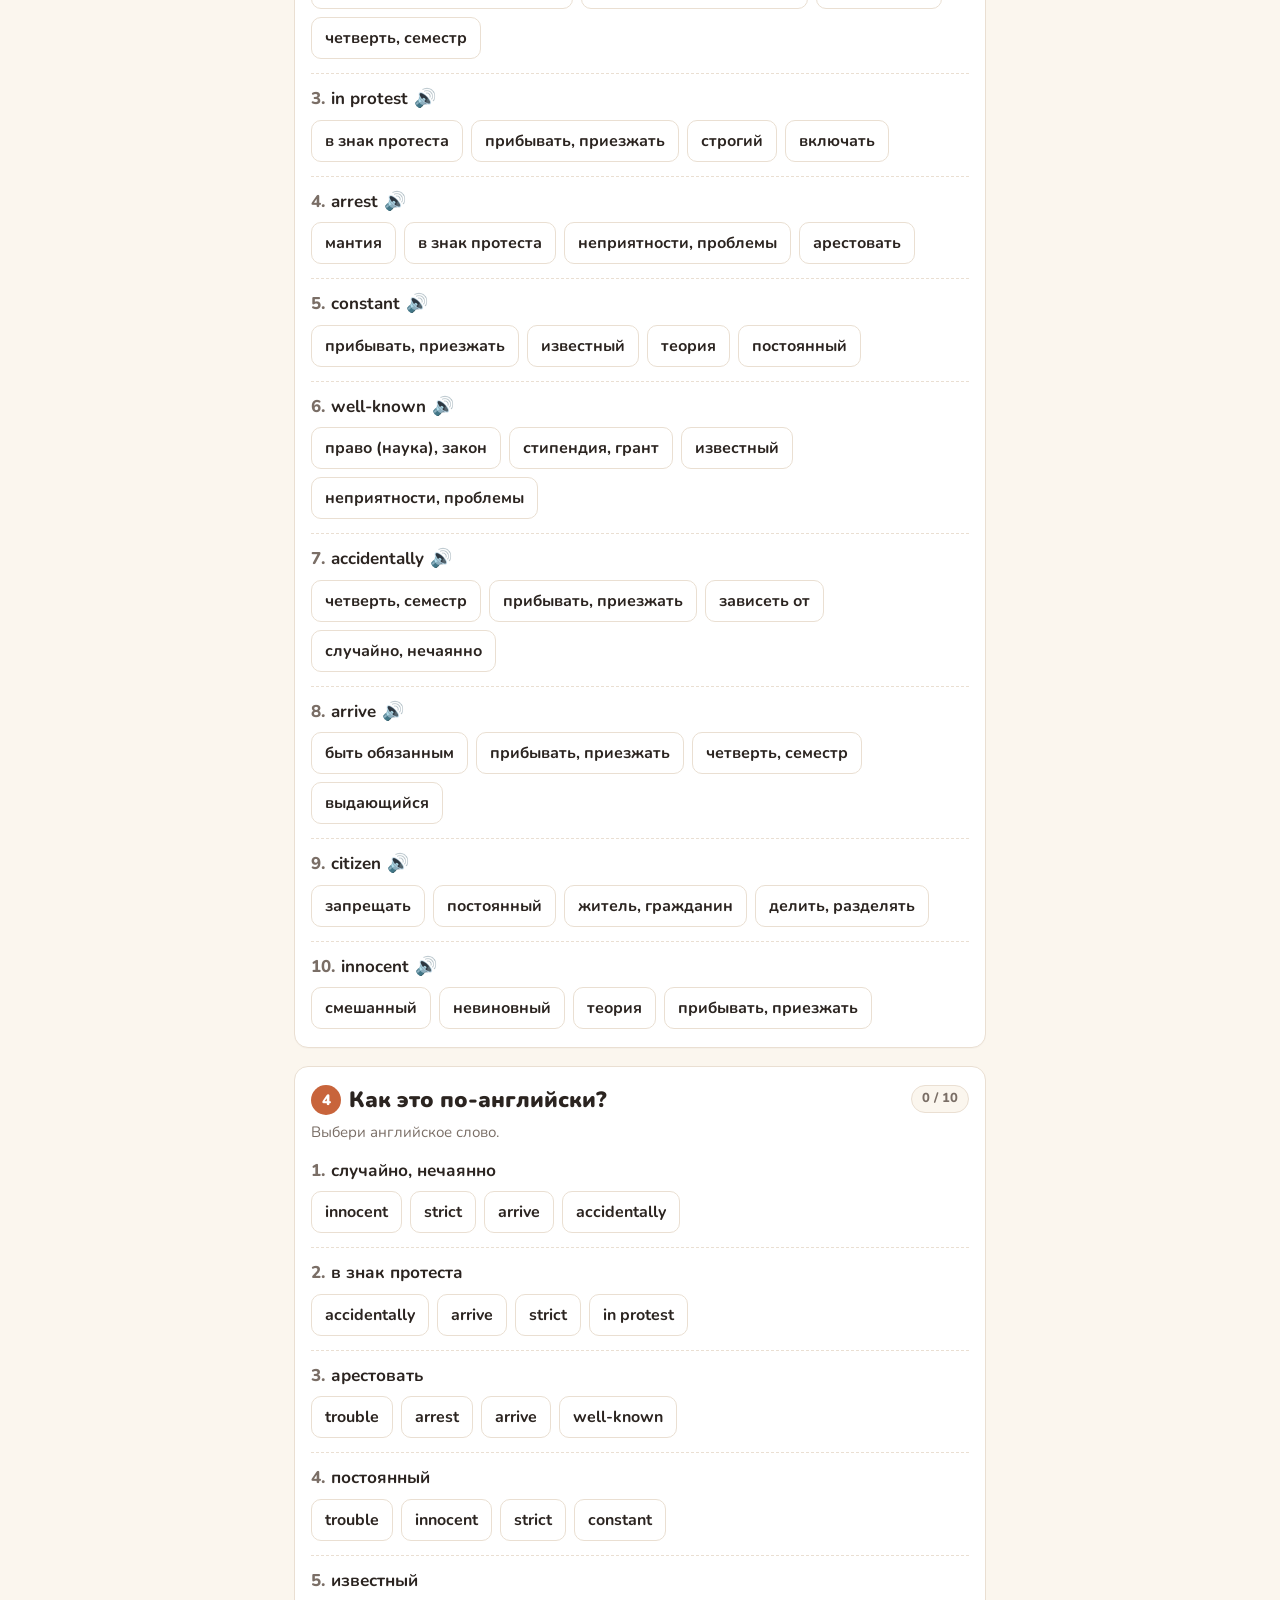
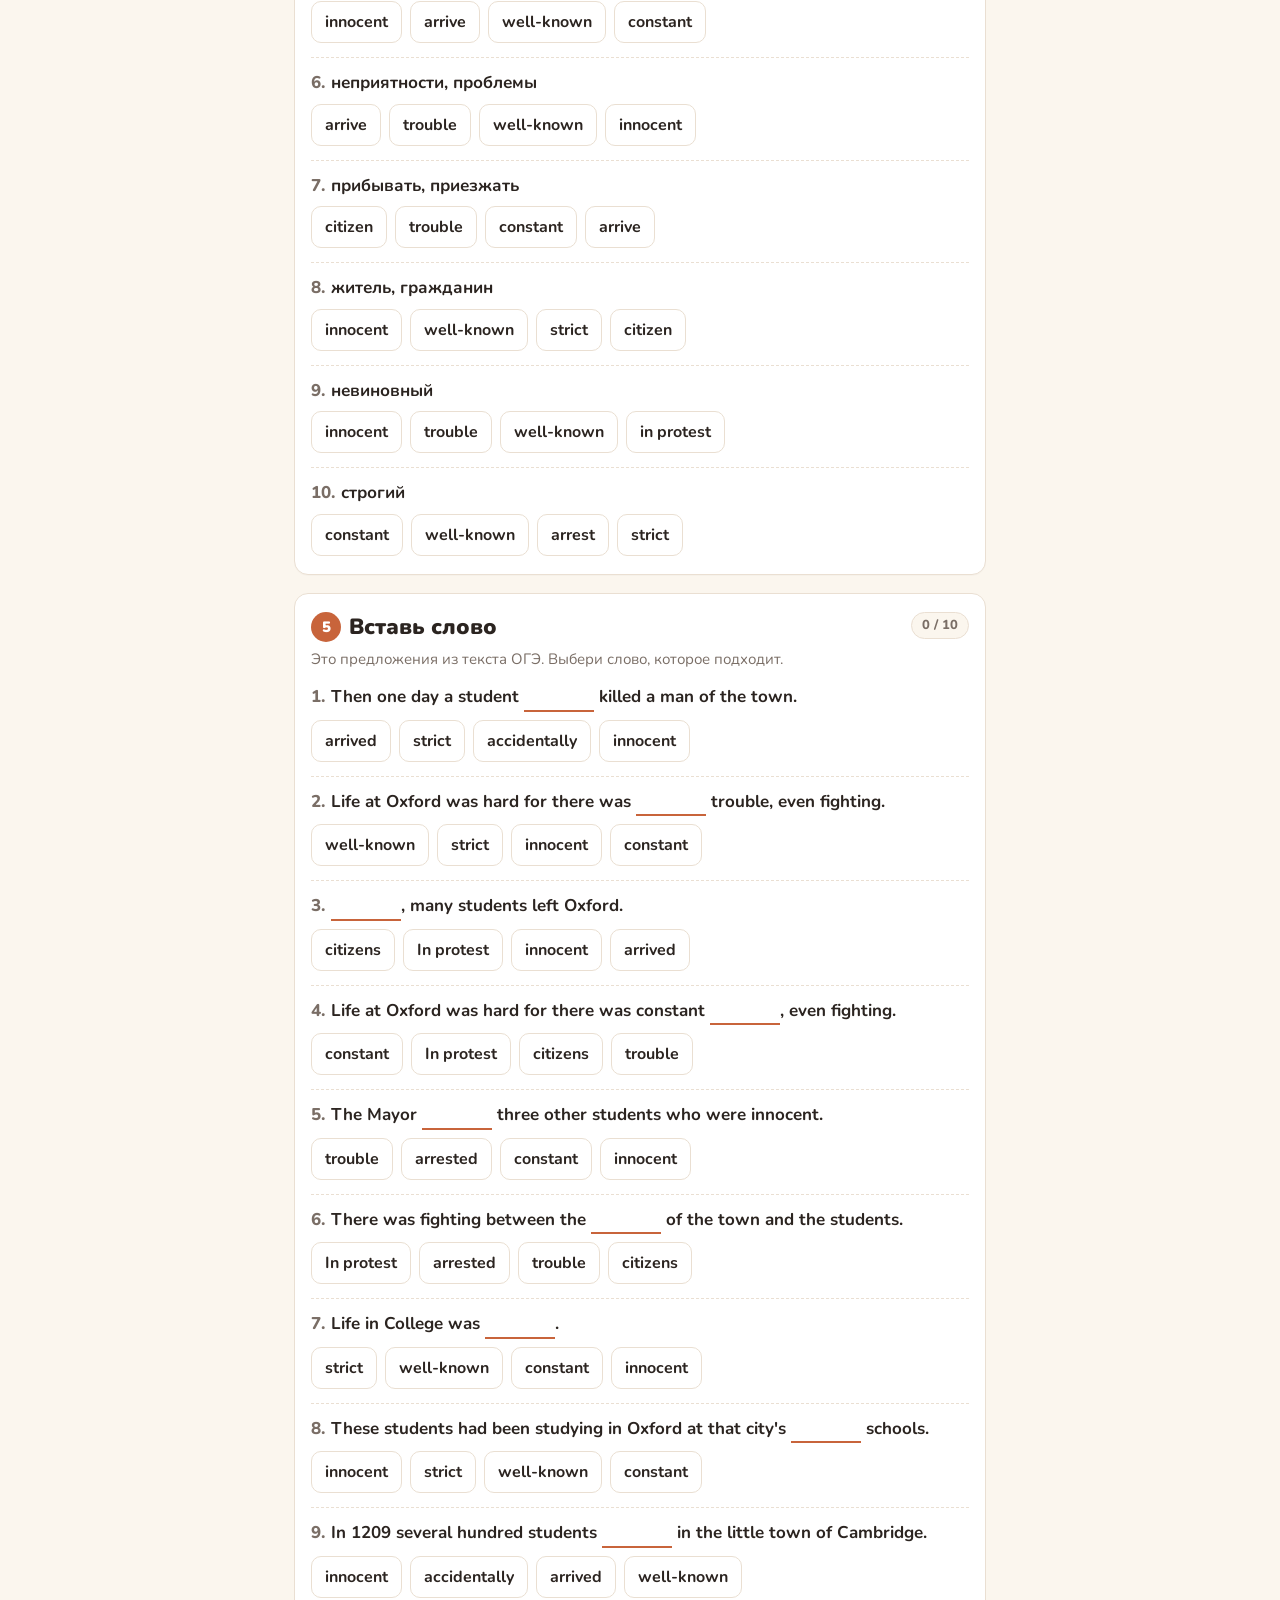
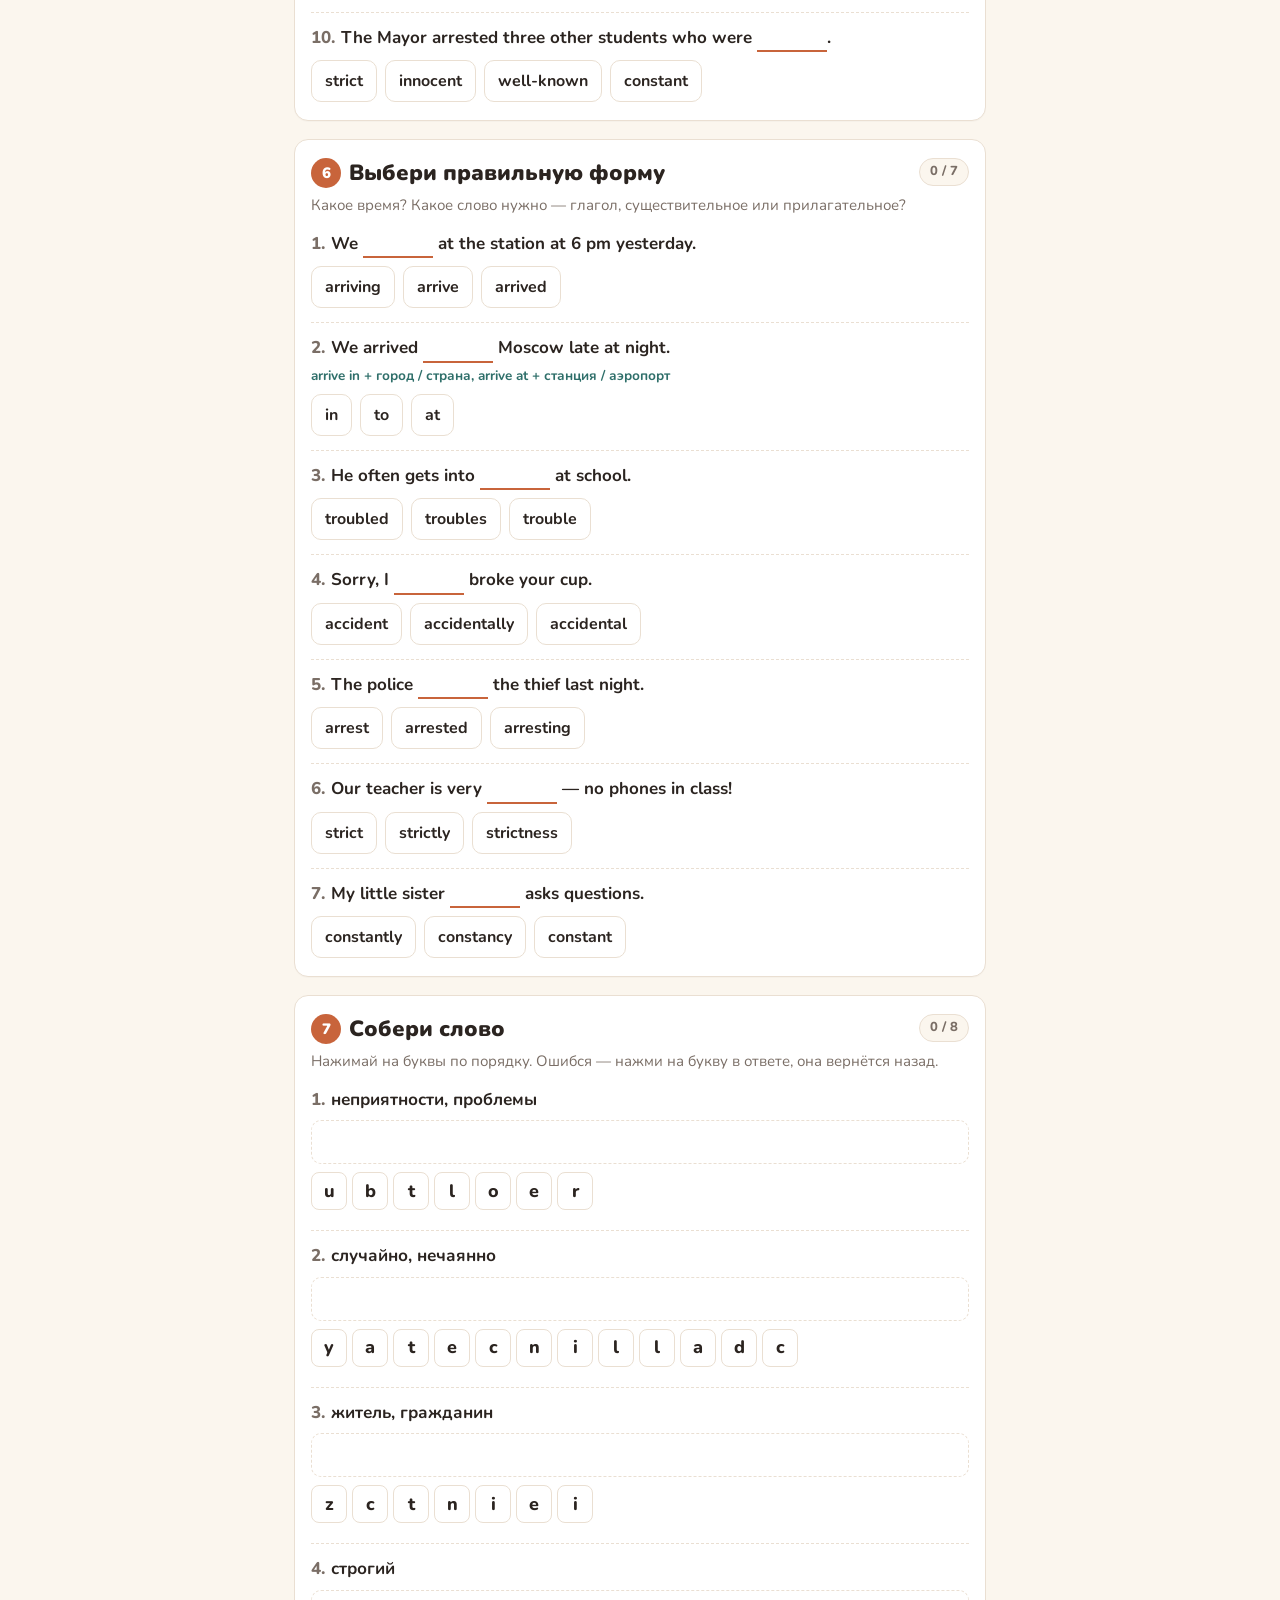
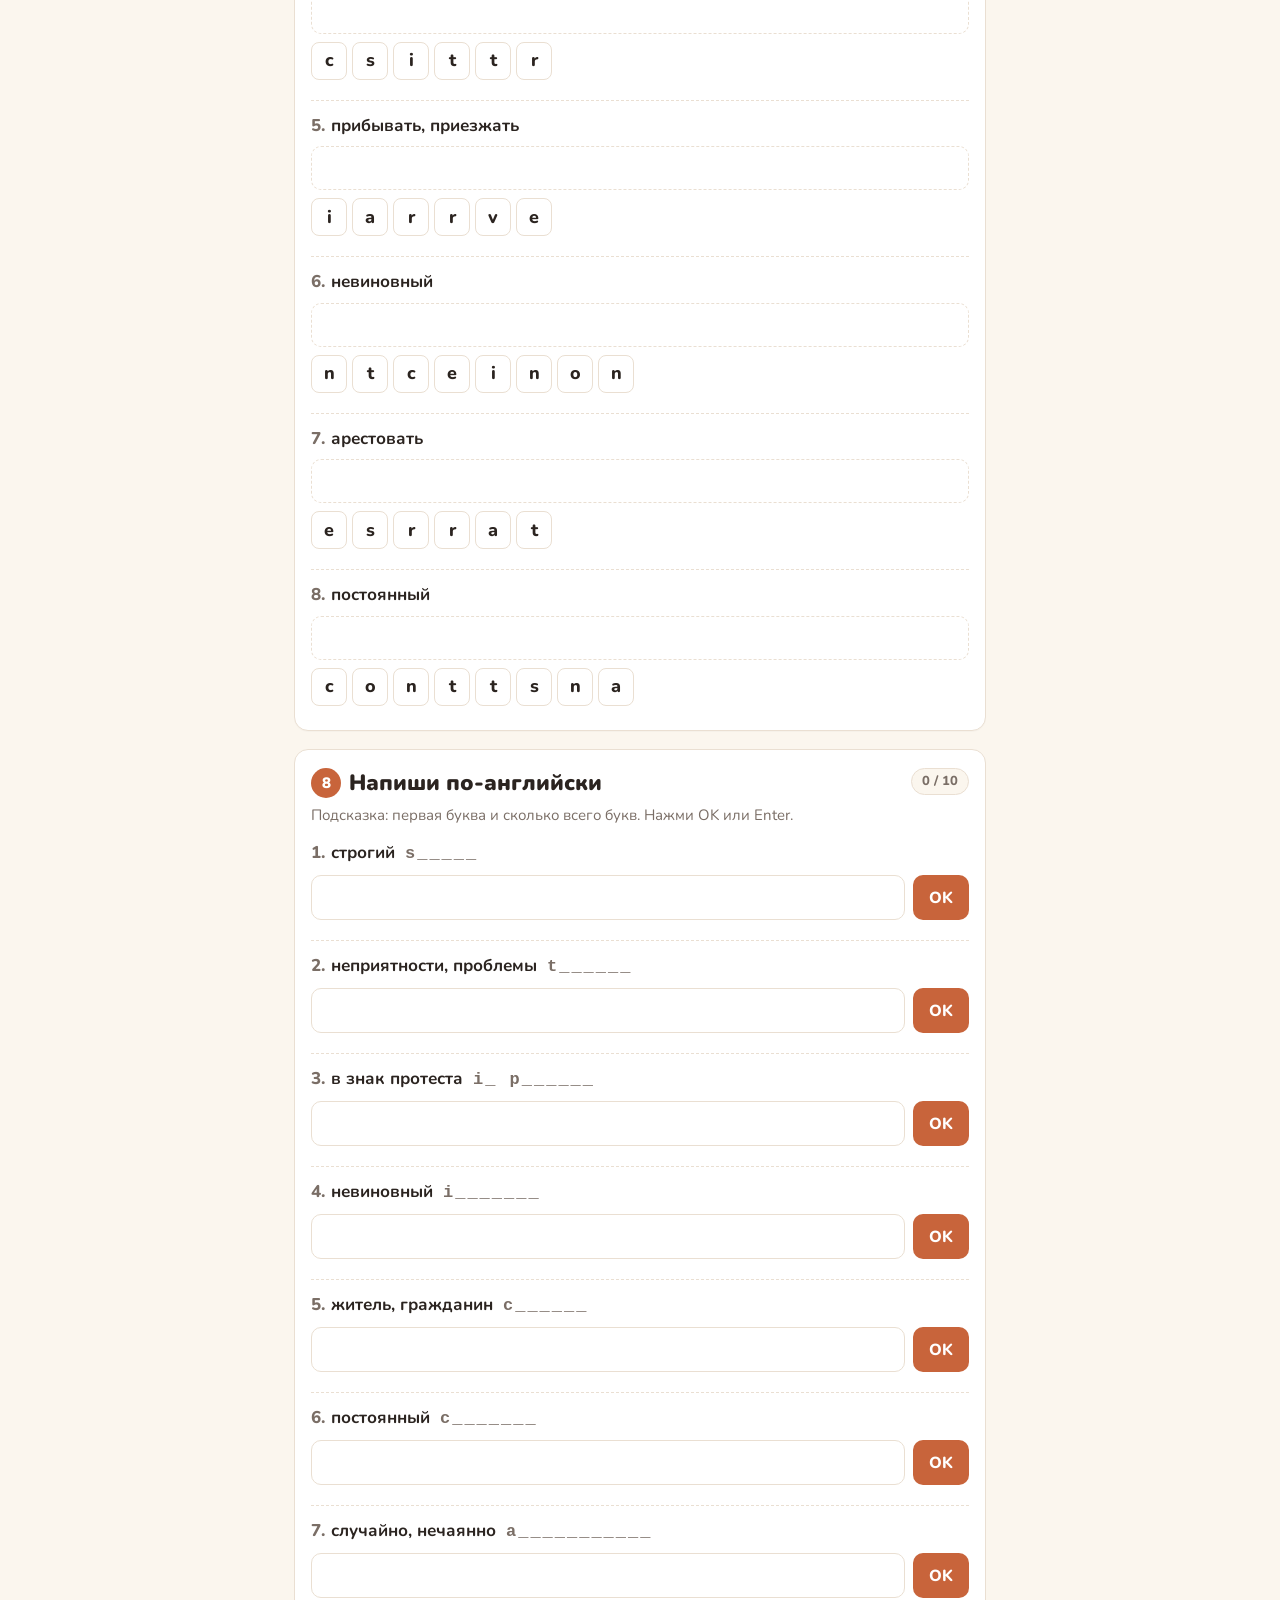
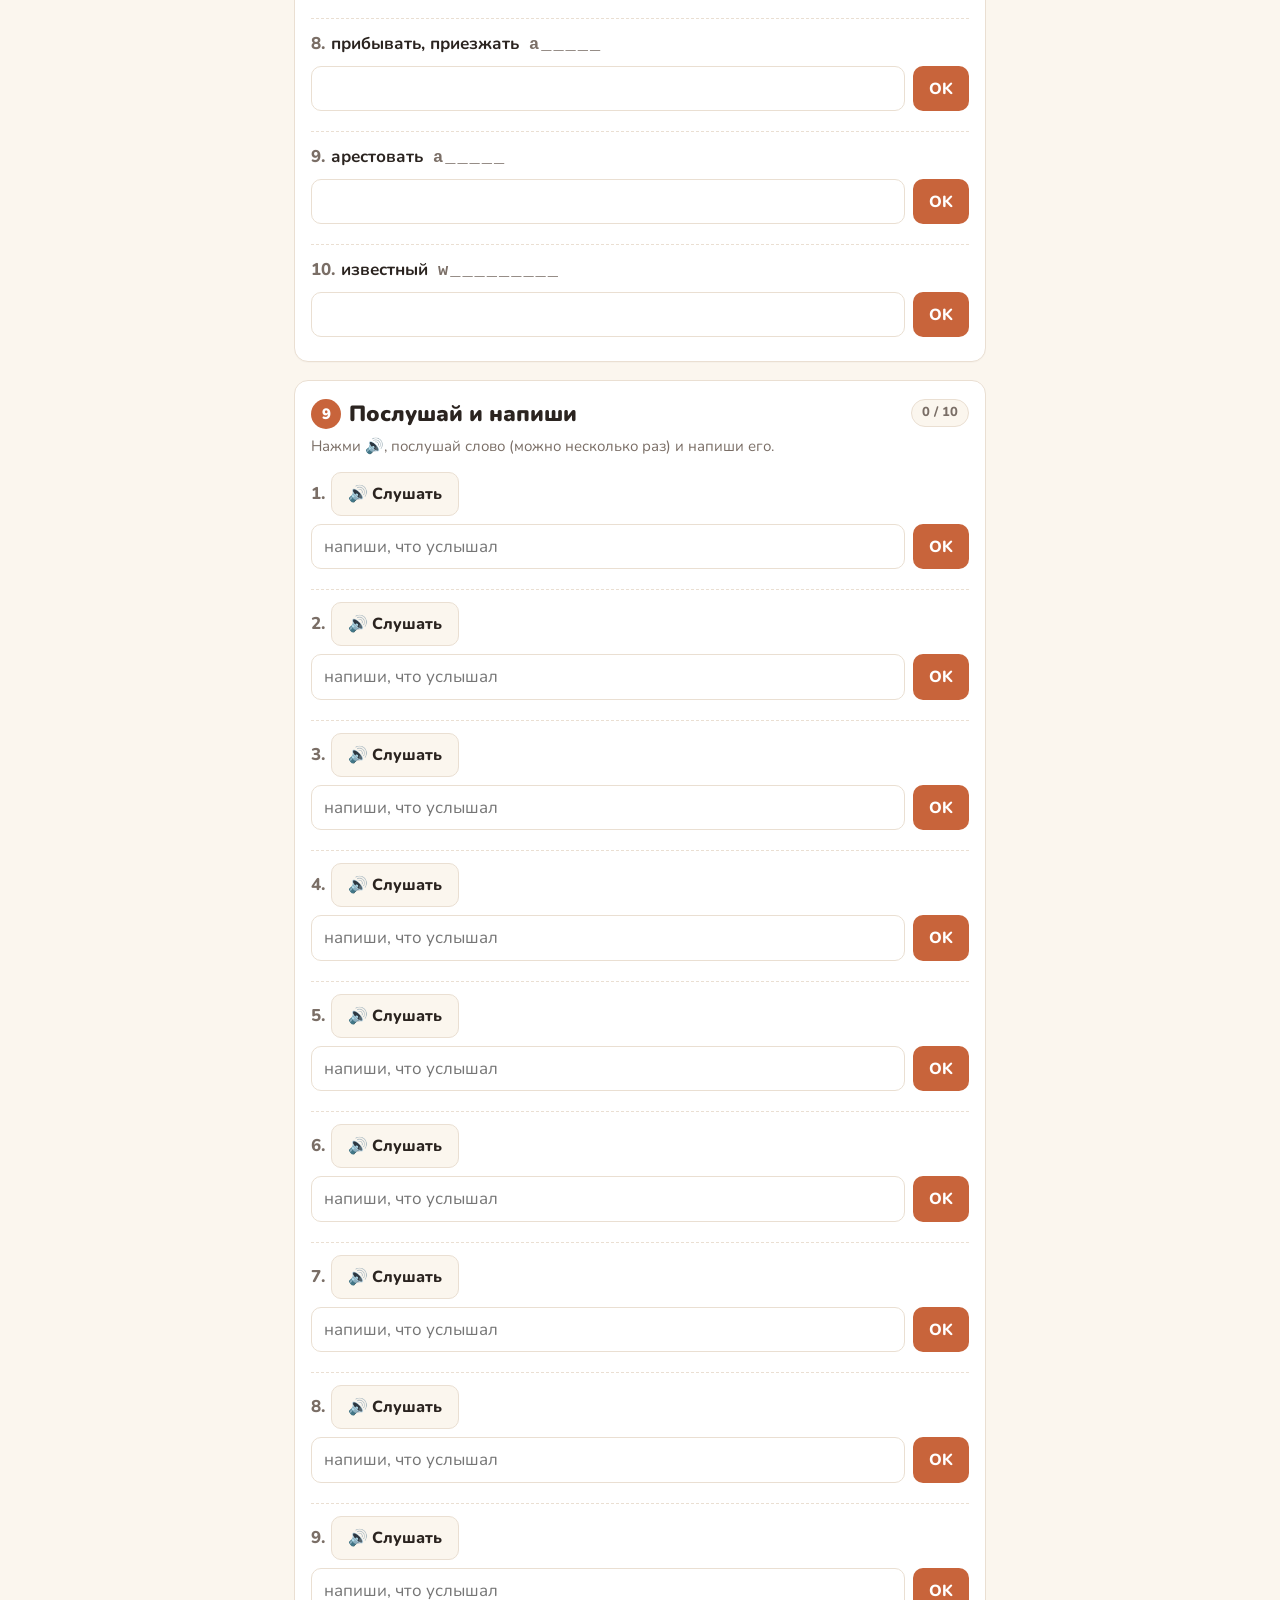
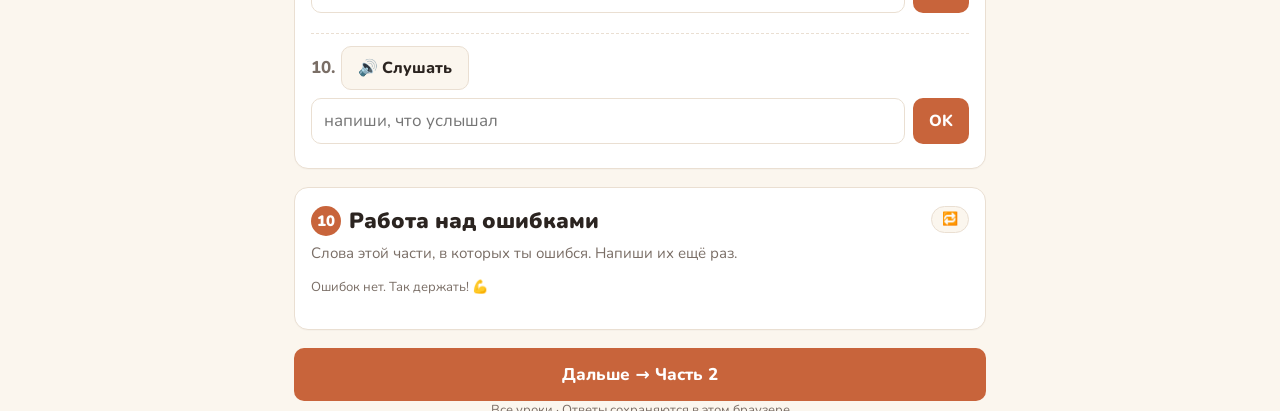
<file: t02.html>
<!DOCTYPE html>
<html lang="ru"><head><meta charset="utf-8">
<meta name="viewport" content="width=device-width,initial-scale=1,viewport-fit=cover">
<title>Урок 7 · Cambridge University · Давид · ОГЭ</title>
<link rel="preconnect" href="https://fonts.googleapis.com"><link rel="preconnect" href="https://fonts.gstatic.com" crossorigin>
<link rel="stylesheet" href="https://fonts.googleapis.com/css2?family=Nunito:wght@400;600;700;800;900&display=swap">
<style>:root{
  --paper:#FBF6EE;--card:#FFFFFF;--ink:#2B2420;--muted:#7A6E66;--line:#EADFD2;
  --accent:#C8643B;--accent-soft:#F8E6DA;--teal:#2F6F6A;--teal-soft:#E1EFEC;
  --ok:#2E8B57;--ok-soft:#E0F2E7;--bad:#C0392B;--bad-soft:#FBE3DF;--mark:#FFE7A8;
  --r:14px;
  --font-display:"Nunito","Segoe UI",system-ui,-apple-system,sans-serif;
  --font-body:"Nunito","Segoe UI",system-ui,-apple-system,sans-serif;
}
*{box-sizing:border-box}
html{scroll-behavior:smooth;-webkit-text-size-adjust:100%}
body{margin:0;background:var(--paper);color:var(--ink);font-family:var(--font-body);font-size:17px;line-height:1.5}
.wrap{max-width:720px;margin:0 auto;padding:0 14px}
button{font:inherit;color:inherit;cursor:pointer}

/* hero */
.hero{padding-top:28px;padding-bottom:8px}
.eyebrow{font-size:12px;letter-spacing:.1em;text-transform:uppercase;color:var(--accent);font-weight:800;margin:0 0 6px}
h1{font-family:var(--font-display);font-weight:900;font-size:clamp(28px,7vw,40px);line-height:1.1;margin:0 0 8px}
.sub{margin:0;color:var(--muted)}

/* sticky progress */
.bar{position:sticky;top:0;z-index:20;background:rgba(251,246,238,.94);backdrop-filter:blur(6px);-webkit-backdrop-filter:blur(6px);border-bottom:1px solid var(--line)}
.bar .wrap{display:flex;align-items:center;gap:12px;padding-top:9px;padding-bottom:9px}
.track{flex:1;height:8px;background:var(--line);border-radius:99px;overflow:hidden}
.fill{height:100%;width:0;background:linear-gradient(90deg,var(--accent),#E39B5B);transition:width .4s}
.count{font-size:14px;font-weight:800;white-space:nowrap;font-variant-numeric:tabular-nums}
.count small{color:var(--muted);font-weight:600}

main{padding:6px 0 80px}
section.ex,a.ex{background:var(--card);border:1px solid var(--line);border-radius:var(--r);padding:18px 16px;margin-top:18px;box-shadow:0 1px 0 rgba(0,0,0,.02)}
.ex-head{display:flex;justify-content:space-between;align-items:flex-start;gap:10px}
h2{font-family:var(--font-display);font-weight:900;font-size:22px;line-height:1.2;margin:0}
h2 .n{display:inline-flex;align-items:center;justify-content:center;width:30px;height:30px;border-radius:50%;background:var(--accent);color:#fff;font-size:15px;margin-right:8px;vertical-align:2px}
.pill{flex:none;font-size:13px;font-weight:800;padding:3px 10px;border-radius:99px;background:var(--paper);border:1px solid var(--line);color:var(--muted);font-variant-numeric:tabular-nums}
.pill.done{background:var(--ok-soft);border-color:var(--ok);color:var(--ok)}
.instr{color:var(--muted);margin:6px 0 14px;font-size:15px}

/* flashcards */
.cards{display:grid;grid-template-columns:repeat(auto-fill,minmax(150px,1fr));gap:10px}
.fc{perspective:900px;height:112px;border:0;padding:0;background:none}
.fc-in{position:relative;width:100%;height:100%;transition:transform .45s;transform-style:preserve-3d}
.fc.flip .fc-in{transform:rotateY(180deg)}
.fc-f,.fc-b{position:absolute;inset:0;border-radius:12px;display:flex;flex-direction:column;align-items:center;justify-content:center;padding:8px;text-align:center;backface-visibility:hidden;-webkit-backface-visibility:hidden}
.fc-f{background:var(--accent-soft);border:1px solid #EFCDB8}
.fc-f b{font-size:17px;line-height:1.2}
.fc-f small{color:var(--muted);font-size:12px;margin-top:4px}
.fc-b{background:var(--teal-soft);border:1px solid #BFDCD7;transform:rotateY(180deg);font-size:15px;font-weight:700;color:var(--teal)}
.say{border:0;background:none;font-size:18px;padding:2px 6px;line-height:1}
.fc .say{position:absolute;top:4px;right:4px}

/* items */
.items{display:flex;flex-direction:column;gap:14px}
.it{border-top:1px dashed var(--line);padding-top:12px}
.it:first-child{border-top:0;padding-top:0}
.q{margin:0 0 8px;font-weight:700}
.q .k{color:var(--muted);font-weight:800;margin-right:6px;font-variant-numeric:tabular-nums}
.q .gap{display:inline-block;min-width:70px;border-bottom:2px solid var(--accent);text-align:center;color:var(--accent)}
.opts{display:flex;flex-wrap:wrap;gap:8px}
.opt{border:1.5px solid var(--line);background:#fff;border-radius:10px;padding:8px 13px;font-size:16px;font-weight:700;min-height:42px;text-align:left}
.opt:active{transform:scale(.98)}
.opt.ok{background:var(--ok-soft);border-color:var(--ok);color:var(--ok)}
.opt.bad{background:var(--bad-soft);border-color:var(--bad);color:var(--bad);text-decoration:line-through}
.opt[disabled]{cursor:default}
.locked .opt:not(.ok):not(.bad){opacity:.45}

/* match */
.mgroup{display:grid;grid-template-columns:1fr 1fr;gap:8px;margin-bottom:16px}
.mgroup .opt{width:100%;font-size:15px}
.mgroup .opt.sel{border-color:var(--accent);background:var(--accent-soft)}
.mgroup .opt.gone{background:var(--ok-soft);border-color:var(--ok);color:var(--ok);opacity:.6}
.mgroup .opt.shake{animation:sh .35s}
@keyframes sh{25%{transform:translateX(-5px)}75%{transform:translateX(5px)}}

/* typing */
.row{display:flex;gap:8px}
.inp{flex:1;min-width:0;font:inherit;font-size:17px;padding:9px 12px;border:1.5px solid var(--line);border-radius:10px;background:#fff;outline:none}
.inp:focus{border-color:var(--accent)}
.inp.ok{border-color:var(--ok);background:var(--ok-soft);color:var(--ok);font-weight:700}
.inp.bad{border-color:var(--bad);background:var(--bad-soft);color:var(--bad)}
.btn{border:0;background:var(--accent);color:#fff;border-radius:10px;padding:9px 16px;font-weight:800;font-size:16px}
.btn.ghost{background:var(--paper);color:var(--ink);border:1.5px solid var(--line)}
.btn.teal{background:var(--teal)}
.fb{font-size:14.5px;margin-top:6px;font-weight:700}
.fb.ok{color:var(--ok)}.fb.bad{color:var(--bad)}
.fb .right{color:var(--ink);background:var(--mark);padding:0 4px;border-radius:4px}

/* scramble */
.slots{min-height:44px;display:flex;flex-wrap:wrap;gap:5px;padding:6px;border:1.5px dashed var(--line);border-radius:10px;margin-bottom:8px}
.tile{border:1.5px solid var(--line);background:#fff;border-radius:8px;min-width:36px;height:38px;font-weight:800;font-size:18px;text-transform:lowercase}
.tile.used{visibility:hidden}
.slots .tile{background:var(--accent-soft);border-color:#EFCDB8}

/* reading */
.text p{margin:0 0 12px}
.text .lbl{display:inline-flex;width:26px;height:26px;border-radius:7px;background:var(--teal);color:#fff;font-weight:900;font-size:14px;align-items:center;justify-content:center;margin-right:6px}
.w{background:var(--mark);border-radius:4px;padding:0 2px;cursor:pointer;border-bottom:2px solid #E8C35A}
.tip{position:fixed;z-index:50;background:var(--ink);color:#fff;padding:7px 11px;border-radius:9px;font-size:15px;font-weight:700;max-width:260px;pointer-events:none;box-shadow:0 6px 20px rgba(0,0,0,.2)}
.qs{margin:0 0 14px;padding-left:22px}
.qs li{margin-bottom:4px}
.task-row{display:flex;align-items:center;gap:10px;margin-bottom:8px}
.task-row .lbl{flex:none}
.task-row select{flex:1;font:inherit;font-size:16px;padding:8px;border:1.5px solid var(--line);border-radius:10px;background:#fff}
.task-row select.ok{border-color:var(--ok);background:var(--ok-soft)}
.task-row select.bad{border-color:var(--bad);background:var(--bad-soft)}
.stmt{margin-bottom:12px}
.stmt p{margin:0 0 6px;font-weight:700}

/* hard words + final */
.hard{display:flex;flex-wrap:wrap;gap:6px;margin-bottom:12px}
.hard span{background:var(--bad-soft);color:var(--bad);border-radius:99px;padding:4px 10px;font-weight:700;font-size:14px}
.big{font-size:44px;font-weight:900;font-family:var(--font-display);line-height:1;margin:6px 0}
.actions{display:flex;flex-wrap:wrap;gap:8px;margin-top:12px}
.note{font-size:13px;color:var(--muted);margin-top:10px}
footer{color:var(--muted);font-size:13px;text-align:center;padding:24px 0 40px}
.task-row .lbl{display:inline-flex;width:30px;height:30px;border-radius:8px;background:var(--teal);color:#fff;font-weight:900;align-items:center;justify-content:center}
.task-row select{min-width:0;width:100%;text-overflow:ellipsis}
.fc{height:88px}
.bar .wrap{flex-direction:column;align-items:stretch;gap:8px}
.tabs{display:flex;gap:6px;overflow-x:auto;scrollbar-width:none}
.tabs::-webkit-scrollbar{display:none}
.tab{flex:none;border:1.5px solid var(--line);background:#fff;border-radius:99px;padding:6px 14px;font-weight:800;font-size:15px}
.tab.on{background:var(--accent);border-color:var(--accent);color:#fff}
.tab.done:not(.on){border-color:var(--ok);color:var(--ok)}
.tab small{font-weight:900}
.prog{display:flex;align-items:center;gap:12px}
.hint{color:var(--muted);font-family:ui-monospace,Menlo,monospace;letter-spacing:2px;font-weight:600}
.rule{font-size:13.5px;color:var(--teal);font-weight:700;margin-top:3px}
.intro{margin:18px 0 0;padding:12px 14px;background:var(--teal-soft);border-radius:12px;color:var(--teal);font-weight:700;font-size:15px}
.next{display:block;width:100%;margin-top:18px;padding:14px;font-size:17px}
.mcol{display:flex;flex-direction:column;gap:8px}
.ttl{margin:0 0 10px;text-align:center;font-size:20px}
.tiles{gap:5px}
.slots .tile{display:inline-flex;align-items:center;justify-content:center}
.tab{padding:6px 11px;font-size:14px}
</style></head><body>
<header class="hero wrap"><p class="eyebrow">ОГЭ · Чтение · True / False / Not stated · Урок 7</p><h1>Cambridge University — Кембриджский университет</h1><p class="sub">30 новых слов из текста ОГЭ «Cambridge University».</p></header>
<div class="bar"><div class="wrap"><nav class="tabs" id="tabs"></nav><div class="prog"><div class="track"><div class="fill" id="fill"></div></div><span class="count" id="cnt"></span></div></div></div>
<main class="wrap" id="main"></main>
<footer class="wrap"><a href="./" style="color:inherit">Все уроки</a> · Ответы сохраняются в этом браузере</footer>
<script>
const L = {
  id: "t02", short: "Урок 7 · Cambridge University",
  eyebrow: "ОГЭ · Чтение · True / False / Not stated · Урок 7",
  title: "Cambridge University — Кембриджский университет",
  sub: "30 новых слов из текста ОГЭ «Cambridge University».",
  words: [
    { id: "arrive", en: "arrive", ru: "прибывать, приезжать", pos: "v", hl: ["arrived"], gap: "In 1209 several hundred students ___ in the little town of Cambridge.", ans: "arrived" },
    { id: "wellknown", en: "well-known", ru: "известный", pos: "adj", gap: "These students had been studying in Oxford at that city's ___ schools.", ans: "well-known" },
    { id: "constant", en: "constant", ru: "постоянный", pos: "adj", gap: "Life at Oxford was hard for there was ___ trouble, even fighting.", ans: "constant" },
    { id: "trouble", en: "trouble", ru: "неприятности, проблемы", pos: "n", gap: "Life at Oxford was hard for there was constant ___, even fighting.", ans: "trouble" },
    { id: "citizen", en: "citizen", ru: "житель, гражданин", pos: "n", hl: ["citizens"], gap: "There was fighting between the ___ of the town and the students.", ans: "citizens" },
    { id: "accidentally", en: "accidentally", ru: "случайно, нечаянно", pos: "adv", gap: "Then one day a student ___ killed a man of the town.", ans: "accidentally" },
    { id: "arrest", en: "arrest", ru: "арестовать", pos: "v", hl: ["arrested"], gap: "The Mayor ___ three other students who were innocent.", ans: "arrested" },
    { id: "innocent", en: "innocent", ru: "невиновный", pos: "adj", gap: "The Mayor arrested three other students who were ___.", ans: "innocent" },
    { id: "protest", en: "in protest", ru: "в знак протеста", pos: "ph", gap: "___, many students left Oxford.", ans: "In protest" },
    { id: "strict", en: "strict", ru: "строгий", pos: "adj", gap: "Life in College was ___.", ans: "strict" },
    { id: "forbid", en: "forbid", ru: "запрещать", pos: "v", hl: ["forbidden"], gap: "The students were ___ to play games, to sing, to hunt or fish or even to dance.", ans: "forbidden" },
    { id: "supposed", en: "be supposed to", ru: "быть должным (по правилам)", pos: "ph", alt: ["supposed to"], hl: ["were supposed to"], gap: "All the lessons were in Latin which students ___ speak even among themselves.", ans: "were supposed to" },
    { id: "among", en: "among", ru: "среди, между (многими)", pos: "prep", gap: "Students were supposed to speak Latin even ___ themselves.", ans: "among" },
    { id: "found", en: "found", ru: "основать", pos: "v", hl: ["founded"], gap: "In 1440 King Henry VI ___ King's College, and other colleges followed.", ans: "founded" },
    { id: "include", en: "include", ru: "включать", pos: "v", hl: ["including"], gap: "Nowadays there are more than 30 different colleges, ___ five for women students.", ans: "including" },
    { id: "mixed", en: "mixed", ru: "смешанный", pos: "adj", gap: "There are five colleges for women students and several ___ colleges.", ans: "mixed" },
    { id: "divide", en: "divide", ru: "делить, разделять", pos: "v", hl: ["divided"], gap: "The academic year is ___ into 3 terms.", ans: "divided" },
    { id: "term", en: "term", ru: "четверть, семестр", pos: "n", hl: ["terms"], gap: "The academic year is divided into 3 ___.", ans: "terms" },
    { id: "law", en: "law", ru: "право (наука), закон", pos: "n", gap: "The students study natural and technical sciences, ___, history and languages.", ans: "law" },
    { id: "degree", en: "degree", ru: "учёная степень", pos: "n", gap: "After 3 years of study a student may proceed to a Bachelor's ___.", ans: "degree" },
    { id: "ancient", en: "ancient", ru: "древний, старинный", pos: "adj", gap: "There are many ___ traditions that are still observed at Cambridge.", ans: "ancient" },
    { id: "observe", en: "observe", ru: "соблюдать; наблюдать", pos: "v", hl: ["observed"], gap: "There are many ancient traditions that are still ___ at Cambridge.", ans: "observed" },
    { id: "required", en: "be required to", ru: "быть обязанным", pos: "ph", alt: ["required to"], hl: ["required to"], gap: "The students are ___ wear gowns at lectures.", ans: "required to" },
    { id: "gown", en: "gown", ru: "мантия", pos: "n", hl: ["gowns"], gap: "The students are required to wear ___ at lectures and in the University library.", ans: "gowns" },
    { id: "lecture", en: "lecture", ru: "лекция", pos: "n", hl: ["lectures"], gap: "The students are required to wear gowns at ___.", ans: "lectures" },
    { id: "education", en: "education", ru: "образование, обучение", pos: "n", gap: "All the students must pay for their ___.", ans: "education" },
    { id: "depend", en: "depend on", ru: "зависеть от", pos: "ph", hl: ["depends on"], gap: "The cost is high. It ___ college and university speciality.", ans: "depends on" },
    { id: "grant", en: "grant", ru: "стипендия, грант", pos: "n", hl: ["grants"], gap: "Very few students get ___.", ans: "grants" },
    { id: "outstanding", en: "outstanding", ru: "выдающийся", pos: "adj", gap: "Newton (the ___ physicist) studied at Cambridge.", ans: "outstanding" },
    { id: "theory", en: "theory", ru: "теория", pos: "n", gap: "Darwin is famous for his ___ of evolution.", ans: "theory" }
  ],
  forms: [
    { id: "found", s: "Our school was ___ in 1950.", o: ["found", "founded", "finded"], a: "founded", ru: "found – founded (основать); find – found (найти)" },
    { id: "arrive", s: "We ___ at the station at 6 pm yesterday.", o: ["arrive", "arrived", "arriving"], a: "arrived" },
    { id: "arrive", s: "We arrived ___ Moscow late at night.", o: ["in", "to", "at"], a: "in", ru: "arrive in + город / страна, arrive at + станция / аэропорт" },
    { id: "trouble", s: "He often gets into ___ at school.", o: ["trouble", "troubles", "troubled"], a: "trouble" },
    { id: "accidentally", s: "Sorry, I ___ broke your cup.", o: ["accident", "accidental", "accidentally"], a: "accidentally" },
    { id: "arrest", s: "The police ___ the thief last night.", o: ["arrest", "arrested", "arresting"], a: "arrested" },
    { id: "forbid", s: "Smoking is ___ in the school building.", o: ["forbid", "forbade", "forbidden"], a: "forbidden" },
    { id: "supposed", s: "You are supposed ___ your homework every day.", o: ["do", "to do", "doing"], a: "to do" },
    { id: "include", s: "The price ___ breakfast.", o: ["include", "includes", "including"], a: "includes" },
    { id: "divide", s: "Ten ___ by two is five.", o: ["divide", "divided", "division"], a: "divided" },
    { id: "depend", s: "Are we going to the beach? — It ___ on the weather.", o: ["depend", "depends", "depending"], a: "depends" },
    { id: "depend", s: "It depends ___ you.", o: ["of", "on", "from"], a: "on", ru: "depend on — не путай с русским «зависеть от»" },
    { id: "strict", s: "Our teacher is very ___ — no phones in class!", o: ["strict", "strictly", "strictness"], a: "strict" },
    { id: "required", s: "You are required ___ a uniform at this school.", o: ["wear", "to wear", "wearing"], a: "to wear" },
    { id: "education", s: "A good ___ is very important.", o: ["educate", "education", "educational"], a: "education" },
    { id: "constant", s: "My little sister ___ asks questions.", o: ["constant", "constantly", "constancy"], a: "constantly" },
    { id: "mixed", s: "___ the flour and the sugar.", o: ["Mix", "Mixed", "Mixing"], a: "Mix" }
  ],
  task: {
    type: "tfns", title: "Cambridge University",
    paras: [
      "Cambridge University is the second-oldest university in the English-speaking world (after the University of Oxford) and the seventh-oldest in the world. The history of Cambridge University began in 1209 when several hundred students arrived in the little town of Cambridge after having walked 60 miles from Oxford. These students were all churchmen and had been studying in Oxford at that city's well-known schools. Life at Oxford was hard for there was constant trouble, even fighting, between the citizens of the town and the students. Then one day a student accidentally killed a man of the town. The Mayor arrested three other students who were innocent and they were put to death. In protest, many students left Oxford, some of them went to Cambridge. And so the new University began.",
      "It was Cambridge University. Of course, there were no Colleges in those early days and student life was very different from what it is now. The students were of all ages and came from anywhere and everywhere. Life in College was strict. The students were forbidden to play games, to sing (except sacred music), to hunt or fish or even to dance. Books were very rare and all the lessons were in the Latin language which students were supposed to speak even among themselves. In 1440 King Henry VI founded King’s College, and other colleges followed.",
      "Nowadays there are more than 30 different colleges, including five for women students and several mixed colleges, in the University. The number of students in colleges is different: from 30 to 400 or 500.",
      "The training course lasts 4 years. The academic year is divided into 3 terms. The students study natural and technical sciences, law, history, languages, geography, medicine, economics, agriculture, music and many other subjects. After 3 years of study a student may proceed to a Bachelor’s degree, and later to the degrees of Master and Doctor.",
      "There are many ancient traditions that are still observed at Cambridge. For example, the students are required to wear gowns at lectures, in the University library, in the street in the evening, for dinners in the colleges and for official visits.",
      "All the students must pay for their education – classes, examinations, books, laboratories, university hostel, the use of libraries. The cost is high. It depends on college and university speciality. Very few students get grants.",
      "Many great men studied at Cambridge, for example, Bacon (the philosopher), Milton and Byron (the poets), Cromwell (the soldier), Newton (the outstanding physicist), Darwin (who is famous for his theory of evolution) and Kapitsa (the famous Russian physicist)."
    ],
    st: [
      { s: "Cambridge University was founded earlier than the University of Oxford.", a: 2 },
      { s: "The citizens of Cambridge were happy to get the university in their town.", a: 3 },
      { s: "Nowadays there are several female colleges in Cambridge University.", a: 1 },
      { s: "At present, the students of Cambridge University have to study Latin.", a: 3 },
      { s: "The students of Cambridge University have their own dress code.", a: 1 },
      { s: "The education at Cambridge University is free.", a: 2 },
      { s: "There are famous scientists among the graduates of Cambridge University.", a: 1 }
    ]
  }
};

/* ===== David · OGE vocabulary engine. Expects const L = {...} defined before. ===== */
(function () {
const W = L.words, byId = Object.fromEntries(W.map(w => [w.id, w]));
const $ = (t, c, x) => { const e = document.createElement(t); if (c) e.className = c; if (x != null) e.textContent = x; return e; };
const norm = s => (s || "").toLowerCase().replace(/[’‘`]/g, "'").replace(/[.!?,;:]+/g, " ").replace(/\s+/g, " ").trim();

/* seeded random, so the page looks the same after reload */
let seed = [...L.id].reduce((a, c) => (a * 31 + c.charCodeAt(0)) >>> 0, 7);
const rnd = () => { seed |= 0; seed = seed + 0x6D2B79F5 | 0; let t = Math.imul(seed ^ seed >>> 15, 1 | seed); t = t + Math.imul(t ^ t >>> 7, 61 | t) ^ t; return ((t ^ t >>> 14) >>> 0) / 4294967296; };
const shuffle = a => { a = [...a]; for (let i = a.length - 1; i > 0; i--) { const j = Math.floor(rnd() * (i + 1)); [a[i], a[j]] = [a[j], a[i]]; } return a; };
const pick = (pool, n, not) => shuffle(pool.filter(x => !not.includes(x))).slice(0, n);

/* saved state */
const KEY = "david-oge-" + L.id;
let S = {}; try { S = JSON.parse(localStorage.getItem(KEY) || "{}") || {}; } catch (e) { S = {}; }
const save = () => { try { localStorage.setItem(KEY, JSON.stringify(S)); } catch (e) {} };
function mark(key, wid, ok, v) { if (S[key]) return; S[key] = { w: wid, ok: ok, v: v }; save(); upd(); }

/* speech */
let voice = null;
function pickVoice() { const vs = speechSynthesis.getVoices(); voice = vs.find(v => /en[-_]GB/i.test(v.lang)) || vs.find(v => /^en/i.test(v.lang)) || null; }
if ("speechSynthesis" in window) { pickVoice(); speechSynthesis.onvoiceschanged = pickVoice; }
function say(text) { if (!("speechSynthesis" in window)) return; speechSynthesis.cancel(); const u = new SpeechSynthesisUtterance(text); u.lang = "en-GB"; if (voice) u.voice = voice; u.rate = .85; speechSynthesis.speak(u); }
const sayBtn = text => { const b = $("button", "say", "🔊"); b.type = "button"; b.setAttribute("aria-label", "Послушать"); b.onclick = e => { e.stopPropagation(); say(text); }; return b; };

/* ===== layout: tabs ===== */
const main = document.getElementById("main");
const tabsNav = document.getElementById("tabs");
const TABS = [];
let CUR = null, secN = 0;
function newTab(label, title) {
  const btn = $("button", "tab", label); btn.type = "button"; const cnt = $("small"); btn.append(cnt); tabsNav.append(btn);
  const pane = $("div", "pane"); pane.hidden = true; main.append(pane);
  const t = { btn, cnt, pane, keys: [], sections: [], title }; TABS.push(t);
  btn.onclick = () => showTab(TABS.indexOf(t), true); CUR = t; secN = 0; return t;
}
function showTab(i, scroll) {
  TABS.forEach((t, j) => { t.pane.hidden = j !== i; t.btn.classList.toggle("on", j === i); });
  try { localStorage.setItem(KEY + "-tab", i); } catch (e) {}
  if (scroll) window.scrollTo({ top: document.querySelector(".bar").offsetTop, behavior: "smooth" });
  upd();
}
function section(title, instr) {
  const s = $("section", "ex"); const h = $("div", "ex-head"); const h2 = $("h2");
  h2.append($("span", "n", ++secN), title); const pill = $("span", "pill"); h.append(h2, pill); s.append(h);
  if (instr) s.append($("p", "instr", instr));
  CUR.pane.append(s); const rec = { s, pill, keys: [], tab: CUR, id: "t" + TABS.length + "s" + secN }; CUR.sections.push(rec); return rec;
}
function regKey(rec, i) { const key = rec.id + "-" + i; rec.keys.push(key); rec.tab.keys.push(key); return key; }

/* MCQ item */
function fillGap(q, ans) { const g = q.querySelector(".gap"); if (g) g.textContent = ans; }
function qLine(k, html) { const p = $("p", "q"); p.append($("span", "k", k + ".")); const t = $("span"); t.innerHTML = html; p.append(t); return p; }
const esc = s => String(s).replace(/[&<>"]/g, c => ({ "&": "&amp;", "<": "&lt;", ">": "&gt;", '"': "&quot;" }[c]));
const gapHtml = s => esc(s).replace("___", '<span class="gap">&nbsp;</span>');
function mcq(rec, i, wid, qNode, options, answer) {
  const key = regKey(rec, i);
  const it = $("div", "it"); it.append(qNode); const box = $("div", "opts"); it.append(box);
  const btns = options.map(o => { const b = $("button", "opt", o); b.type = "button"; box.append(b); return b; });
  const lock = chosen => { box.classList.add("locked"); btns.forEach(b => { b.disabled = true; if (b.textContent === answer) b.classList.add("ok"); else if (b.textContent === chosen) b.classList.add("bad"); }); fillGap(qNode, answer); };
  btns.forEach(b => b.onclick = () => { const ok = b.textContent === answer; mark(key, wid, ok, b.textContent); lock(b.textContent); if (rec.speak) say(answer); });
  if (S[key]) lock(S[key].v);
  return it;
}
/* typing item */
const hint = en => en.split(" ").map(p => p[0] + "_".repeat(Math.max(0, p.length - 1))).join("  ");
const hintHtml = w => esc(w.ru) + ' &nbsp;<span class="hint">' + esc(hint(w.en)) + "</span>";
function typing(rec, i, wid, qNode, answers, opts = {}) {
  const key = regKey(rec, i);
  const it = $("div", "it"); it.append(qNode);
  const row = $("div", "row"); const inp = $("input", "inp"); inp.type = "text"; inp.autocomplete = "off"; inp.autocapitalize = "off"; inp.spellcheck = false; inp.setAttribute("autocorrect", "off");
  if (opts.ph) inp.placeholder = opts.ph;
  const b = $("button", "btn", "OK"); b.type = "button"; row.append(inp, b); it.append(row);
  const fb = $("div", "fb"); it.append(fb);
  const lock = (v, ok) => { inp.value = v; inp.disabled = true; b.style.display = "none"; inp.classList.add(ok ? "ok" : "bad");
    fb.className = "fb " + (ok ? "ok" : "bad"); fb.innerHTML = ok ? "Верно! " : 'Правильно: <span class="right">' + esc(answers[0]) + "</span> "; fb.append(sayBtn(answers[0])); };
  const check = () => { const v = inp.value.trim(); if (!v) return; const ok = answers.some(a => norm(a) === norm(v)); mark(key, wid, ok, v); lock(v, ok); say(answers[0]); };
  b.onclick = check; inp.onkeydown = e => { if (e.key === "Enter") check(); };
  if (S[key]) lock(S[key].v, S[key].ok);
  return it;
}
const answersOf = w => [w.en, ...(w.alt || [])];

/* ===== exercise builders ===== */
function exCards(ws) {
  const r = section("Новые слова", "Нажми на карточку — увидишь перевод. 🔊 — послушай. Проговори каждое слово вслух.");
  const g = $("div", "cards");
  ws.forEach(w => { const c = $("button", "fc"); c.type = "button"; const inn = $("div", "fc-in"); const f = $("div", "fc-f"); f.append($("b", null, w.en));
    inn.append(f, $("div", "fc-b", w.ru)); c.append(inn, sayBtn(w.en)); c.onclick = () => { c.classList.toggle("flip"); if (c.classList.contains("flip")) say(w.en); }; g.append(c); });
  r.s.append(g); r.pill.textContent = ws.length + " слов"; r.static = true;
}
function exMatch(ws) {
  const r = section("Соедини пары", "Нажми на английское слово, потом на его перевод.");
  const sh = shuffle(ws); const groups = []; for (let i = 0; i < sh.length; i += 5) groups.push(sh.slice(i, i + 5));
  if (groups.length > 1 && groups[groups.length - 1].length < 3) groups[groups.length - 2].push(...groups.pop());
  let idx = 0;
  groups.forEach(gr => {
    const box = $("div", "mgroup"); const c1 = $("div", "mcol"), c2 = $("div", "mcol"); box.append(c1, c2);
    let sel = null; const miss = {}; const lb = {}, rb = {};
    const items = gr.map(w => ({ w, key: regKey(r, idx++) }));
    items.forEach(it => { const b = $("button", "opt", it.w.en); b.type = "button"; lb[it.w.id] = b; b.onclick = () => { if (b.classList.contains("gone")) return; Object.values(lb).forEach(x => x.classList.remove("sel")); b.classList.add("sel"); sel = it; say(it.w.en); }; c1.append(b); });
    shuffle(items).forEach(({ w }) => { const b = $("button", "opt", w.ru); b.type = "button"; rb[w.id] = b; c2.append(b);
      b.onclick = () => { if (!sel || b.classList.contains("gone")) return;
        if (sel.w.id === w.id) { lb[w.id].classList.remove("sel"); lb[w.id].classList.add("gone"); b.classList.add("gone"); mark(sel.key, w.id, !miss[w.id], w.ru); sel = null; }
        else { miss[sel.w.id] = true; b.classList.add("shake"); setTimeout(() => b.classList.remove("shake"), 400); } }; });
    items.forEach(({ w, key }) => { if (S[key]) { lb[w.id].classList.add("gone"); rb[w.id].classList.add("gone"); } });
    r.s.append(box);
  });
}
function exEnRu(ws) {
  const r = section("Выбери перевод", "Что значит это слово?");
  const box = $("div", "items"); const pool = W.map(w => w.ru);
  shuffle(ws).forEach((w, i) => { const q = qLine(i + 1, "<b>" + esc(w.en) + "</b>"); q.append(sayBtn(w.en)); box.append(mcq(r, i, w.id, q, shuffle([w.ru, ...pick(ws.map(x => x.ru).concat(pool).filter((x, j, a) => a.indexOf(x) === j), 3, [w.ru])]), w.ru)); });
  r.s.append(box);
}
function exRuEn(ws) {
  const r = section("Как это по-английски?", "Выбери английское слово.");
  r.speak = true; const box = $("div", "items"); const pool = ws.map(x => x.en);
  shuffle(ws).forEach((w, i) => box.append(mcq(r, i, w.id, qLine(i + 1, esc(w.ru)), shuffle([w.en, ...pick(pool, 3, [w.en])]), w.en)));
  r.s.append(box);
}
function exGap(ws) {
  const r = section("Вставь слово", "Это предложения из текста ОГЭ. Выбери слово, которое подходит.");
  r.speak = true; const box = $("div", "items");
  shuffle(ws.filter(w => w.gap)).forEach((w, i) => {
    const same = ws.filter(x => x.pos === w.pos && x.id !== w.id).map(x => x.ans);
    const pool = same.length >= 3 ? same : ws.filter(x => x.id !== w.id).map(x => x.ans);
    box.append(mcq(r, i, w.id, qLine(i + 1, gapHtml(w.gap)), shuffle([w.ans, ...pick(pool, 3, [w.ans])]), w.ans));
  });
  r.s.append(box);
}
function exForms(fs) {
  if (!fs.length) return;
  const r = section("Выбери правильную форму", "Какое время? Какое слово нужно — глагол, существительное или прилагательное?");
  r.speak = true; const box = $("div", "items");
  fs.forEach((f, i) => { const q = qLine(i + 1, gapHtml(f.s)); if (f.ru) q.append($("div", "rule", f.ru)); box.append(mcq(r, i, f.id, q, shuffle(f.o), f.a)); });
  r.s.append(box);
}
function exScramble(ws) {
  const list = shuffle(ws.filter(w => /^[a-z]+$/i.test(w.en) && w.en.length >= 4));
  if (!list.length) return;
  const r = section("Собери слово", "Нажимай на буквы по порядку. Ошибся — нажми на букву в ответе, она вернётся назад.");
  const box = $("div", "items");
  list.forEach((w, i) => {
    const key = regKey(r, i);
    const it = $("div", "it"); it.append(qLine(i + 1, esc(w.ru)));
    const slots = $("div", "slots"); const pool = $("div", "opts tiles"); it.append(slots, pool); const fb = $("div", "fb"); it.append(fb);
    let letters = shuffle([...w.en.toLowerCase()]); if (letters.join("") === w.en.toLowerCase()) letters = letters.reverse();
    let wrong = false; const chosen = [];
    const done = ok => { slots.innerHTML = ""; [...w.en].forEach(ch => slots.append($("span", "tile", ch))); pool.remove(); fb.className = "fb " + (ok ? "ok" : "bad"); fb.textContent = ok ? "Верно! " : "Получилось не с первого раза "; fb.append(sayBtn(w.en)); slots.style.borderColor = ok ? "var(--ok)" : "var(--bad)"; };
    letters.forEach(ch => { const t = $("button", "tile", ch); t.type = "button"; pool.append(t);
      t.onclick = () => { if (t.classList.contains("used")) return; t.classList.add("used"); const s = $("button", "tile", ch); s.type = "button"; slots.append(s); chosen.push({ t, s });
        s.onclick = () => { t.classList.remove("used"); s.remove(); chosen.splice(chosen.findIndex(c => c.s === s), 1); };
        if (chosen.length === letters.length) { const v = chosen.map(c => c.s.textContent).join("");
          if (v === w.en.toLowerCase()) { mark(key, w.id, !wrong, v); done(!wrong); say(w.en); }
          else { wrong = true; fb.className = "fb bad"; fb.textContent = "Не так. Нажми на буквы в ответе и попробуй ещё раз."; } } }; });
    if (S[key]) done(S[key].ok);
    box.append(it);
  });
  r.s.append(box);
}
function exType(ws, title) {
  const r = section(title || "Напиши по-английски", "Подсказка: первая буква и сколько всего букв. Нажми OK или Enter.");
  const box = $("div", "items");
  shuffle(ws).forEach((w, i) => box.append(typing(r, i, w.id, qLine(i + 1, hintHtml(w)), answersOf(w))));
  r.s.append(box);
}
function exListen(ws) {
  const r = section("Послушай и напиши", "Нажми 🔊, послушай слово (можно несколько раз) и напиши его.");
  const box = $("div", "items");
  shuffle(ws).forEach((w, i) => { const q = $("p", "q"); q.append($("span", "k", (i + 1) + ".")); const b = $("button", "btn ghost", "🔊 Слушать"); b.type = "button"; b.onclick = () => say(w.en); q.append(b); box.append(typing(r, i, w.id, q, answersOf(w), { ph: "напиши, что услышал" })); });
  r.s.append(box);
}
function exRetry(getWords, title, instr) {
  const r = section(title, instr); r.static = true; r.pill.textContent = "🔁";
  const box = $("div"); r.s.append(box); r.render = () => {
    box.innerHTML = ""; const hw = getWords();
    if (!hw.length) { box.append($("p", "note", "Ошибок нет. Так держать! 💪")); return; }
    const chips = $("div", "hard"); hw.forEach(w => chips.append($("span", null, w.en + " — " + w.ru))); box.append(chips);
    const b = $("button", "btn", "Повторить эти слова"); b.type = "button"; box.append(b);
    b.onclick = () => { b.remove(); const list = $("div", "items"); list.style.marginTop = "12px";
      shuffle(hw).forEach((w, i) => { const it = $("div", "it"); it.append(qLine(i + 1, hintHtml(w)));
        const row = $("div", "row"); const inp = $("input", "inp"); inp.autocapitalize = "off"; inp.autocomplete = "off"; inp.spellcheck = false; const ok = $("button", "btn", "OK"); ok.type = "button"; row.append(inp, ok); const fb = $("div", "fb"); it.append(row, fb);
        const chk = () => { const good = answersOf(w).some(a => norm(a) === norm(inp.value)); say(w.en); if (good) { inp.className = "inp ok"; inp.disabled = true; ok.remove(); fb.className = "fb ok"; fb.textContent = "Верно!"; } else { inp.className = "inp bad"; fb.className = "fb bad"; fb.innerHTML = 'Правильно: <span class="right">' + esc(w.en) + "</span> — напиши ещё раз"; inp.value = ""; inp.focus(); } };
        ok.onclick = chk; inp.onkeydown = e => { if (e.key === "Enter") chk(); }; list.append(it); });
      box.append(list); r.frozen = true; };
  };
  return r;
}
const RETRY = [];
function hardWords(keys) { const h = {}; keys.forEach(k => { const x = S[k]; if (x && x.w && !x.ok) h[x.w] = 1; }); return Object.keys(h).filter(id => byId[id]).map(id => byId[id]); }
function nextBtn(i, label) { const b = $("button", "btn next", label); b.type = "button"; b.onclick = () => showTab(i, true); CUR.pane.append(b); }

/* ===== text highlighting ===== */
const forms = []; W.forEach(w => { [w.en, w.ans, ...(w.hl || [])].filter(Boolean).forEach(f => forms.push([f.toLowerCase().replace(/’/g, "'"), w])); });
forms.sort((a, b) => b[0].length - a[0].length);
const re = new RegExp("\\b(" + forms.map(f => f[0].replace(/[.*+?^${}()|[\]\\]/g, "\\$&").replace(/'/g, "['’]")).join("|") + ")\\b", "gi");
const fmap = Object.fromEntries(forms.map(f => [f[0], f[1]]));
function hl(text) { return esc(text).replace(re, m => { const w = fmap[m.toLowerCase().replace(/’/g, "'")]; return w ? '<span class="w" data-ru="' + esc(w.ru) + '" data-en="' + esc(w.en) + '">' + m + "</span>" : m; }); }
const tip = $("div", "tip"); tip.style.display = "none"; document.body.append(tip);
document.addEventListener("click", e => { const t = e.target.closest(".w"); if (!t) { tip.style.display = "none"; return; } say(t.dataset.en); tip.textContent = t.dataset.ru; tip.style.display = "block"; const rc = t.getBoundingClientRect(); tip.style.left = Math.max(8, Math.min(innerWidth - 270, rc.left)) + "px"; tip.style.top = (rc.bottom + 6) + "px"; });
addEventListener("scroll", () => tip.style.display = "none", { passive: true });

/* ===== build tabs ===== */
const N = 3, size = Math.ceil(W.length / N);
const parts = []; for (let i = 0; i < N; i++) parts.push(W.slice(i * size, (i + 1) * size));
parts.forEach((ws, i) => {
  const t = newTab("Часть " + (i + 1), ws);
  const ids = new Set(ws.map(w => w.id));
  exCards(ws); exMatch(ws); exEnRu(ws); exRuEn(ws); exGap(ws);
  exForms((L.forms || []).filter(f => ids.has(f.id)));
  exScramble(ws); exType(ws); exListen(ws);
  RETRY.push({ r: exRetry(() => hardWords(t.keys), "Работа над ошибками", "Слова этой части, в которых ты ошибся. Напиши их ещё раз."), t });
  nextBtn(i + 1, i < N - 1 ? "Дальше → Часть " + (i + 2) : "Дальше → Всё вместе");
});
{
  const t = newTab("Всё вместе", W);
  t.pane.append($("p", "intro", "Все 30 слов вперемешку. Сделай эту вкладку, когда пройдёшь три части — лучше на следующий день."));
  exMatch(W); exGap(W); exType(W, "Напиши по-английски — все слова");
  const r = section("Прочитай текст", "Это настоящий текст из ОГЭ. Новые слова выделены — нажми на слово, если забыл перевод.");
  r.static = true; r.pill.textContent = "📖";
  const tx = $("div", "text");
  if (L.task.title) tx.append($("h3", "ttl", L.task.title));
  if (L.task.parts) L.task.parts.forEach(p => { const el = $("p"); el.innerHTML = '<span class="lbl">' + p.l + "</span>" + hl(p.t); tx.append(el); });
  else L.task.paras.forEach(p => { const el = $("p"); el.innerHTML = hl(p); tx.append(el); });
  r.s.append(tx);
  const T = L.task;
  if (T.type === "headings") {
    const r2 = section("Задание ОГЭ", "Определи, в каком тексте A–F есть ответ на каждый вопрос 1–7. Один вопрос лишний. Можно листать вверх и перечитывать текст.");
    const ol = $("ol", "qs"); T.questions.forEach(q => ol.append($("li", null, q))); r2.s.append(ol);
    const sels = {};
    T.parts.forEach((p, i) => { const key = regKey(r2, i); const row = $("div", "task-row"); row.append($("span", "lbl", p.l));
      const s = $("select"); s.append(new Option("— номер вопроса —", "")); T.questions.forEach((q, j) => s.append(new Option(String(j + 1), j + 1))); row.append(s); r2.s.append(row); sels[p.l] = { s, key }; });
    const b = $("button", "btn teal", "Проверить"); b.type = "button"; const fb = $("div", "fb"); r2.s.append(b, fb);
    const show = () => { let n = 0; T.parts.forEach(p => { const { s, key } = sels[p.l]; s.value = S[key].v; const ok = +S[key].v === T.key[p.l]; if (ok) n++; s.className = ok ? "ok" : "bad"; s.disabled = true; }); b.style.display = "none"; fb.className = "fb " + (n === T.parts.length ? "ok" : "bad"); fb.innerHTML = "Правильно " + n + " из " + T.parts.length + ". " + (n < T.parts.length ? "Ответы: " + T.parts.map(p => p.l + "–" + T.key[p.l]).join(", ") + ". Лишний вопрос — " + T.extra + "." : "Отлично!"); };
    b.onclick = () => { if (T.parts.some(p => !sels[p.l].s.value)) { fb.className = "fb bad"; fb.textContent = "Выбери номер вопроса для каждого текста."; return; } T.parts.forEach(p => { const { s, key } = sels[p.l]; mark(key, null, +s.value === T.key[p.l], s.value); }); show(); };
    if (T.parts.every(p => S[sels[p.l].key])) show();
  } else {
    const r2 = section("Задание ОГЭ", "True — так сказано в тексте. False — в тексте сказано обратное. Not stated — в тексте об этом ничего нет.");
    const box = $("div", "items"); const lab = ["True", "False", "Not stated"];
    T.st.forEach((st, i) => box.append(mcq(r2, i, null, qLine(i + 1, esc(st.s)), lab, lab[st.a - 1])));
    r2.s.append(box);
  }
  RETRY.push({ r: exRetry(() => hardWords(Object.keys(S)), "Все трудные слова урока", "Все слова, в которых были ошибки, во всех частях. Повтори их ещё раз."), t });
  const fin = section("Мой результат", null); fin.static = true; fin.pill.textContent = "🏁";
  const finBox = $("div"); fin.s.append(finBox);
  window.__renderFin = () => {
    const all = TABS.flatMap(t => t.keys); const done = all.filter(k => S[k]).length, ok = all.filter(k => S[k] && S[k].ok).length; const pct = done ? Math.round(ok / done * 100) : 0;
    finBox.innerHTML = ""; finBox.append($("div", "big", done + " / " + all.length));
    const lines = TABS.map(t => t.btn.firstChild.textContent + ": " + t.keys.filter(k => S[k]).length + "/" + t.keys.length);
    finBox.append($("p", "note", "Выполнено " + done + " заданий из " + all.length + (done ? ", с первого раза верно " + pct + "%" : "") + ". " + lines.join(" · ")));
    const a = $("div", "actions");
    const send = $("button", "btn teal", "Отправить результат учителю"); send.type = "button";
    send.onclick = async () => { const hw = hardWords(Object.keys(S)); const txt = "Давид · " + L.short + "\n" + lines.join("\n") + "\nВсего: " + done + "/" + all.length + ", верно с первого раза " + pct + "%\n" + (hw.length ? "Трудные слова: " + hw.map(w => w.en).join(", ") : "Ошибок нет!");
      try { if (navigator.share) { await navigator.share({ text: txt }); return; } } catch (e) { if (e && e.name === "AbortError") return; }
      try { await navigator.clipboard.writeText(txt); send.textContent = "Скопировано — вставь в сообщение ✓"; } catch (e) { prompt("Скопируй и отправь:", txt); } };
    const reset = $("button", "btn ghost", "Начать урок заново"); reset.type = "button";
    reset.onclick = () => { if (confirm("Стереть все ответы во всех частях и начать заново?")) { S = {}; save(); location.reload(); } };
    a.append(send, reset); finBox.append(a);
  };
}

/* ===== progress ===== */
function upd() {
  const t = TABS.find(t => !t.pane.hidden) || TABS[0];
  const d = t.keys.filter(k => S[k]).length;
  document.getElementById("cnt").innerHTML = d + " <small>/ " + t.keys.length + "</small>";
  document.getElementById("fill").style.width = (t.keys.length ? d / t.keys.length * 100 : 0) + "%";
  TABS.forEach(x => { const n = x.keys.filter(k => S[k]).length; x.cnt.textContent = n === x.keys.length ? " ✓" : ""; x.btn.classList.toggle("done", n === x.keys.length); });
  TABS.forEach(x => x.sections.forEach(r => { if (r.static) return; const n = r.keys.filter(k => S[k]).length; r.pill.textContent = n + " / " + r.keys.length; r.pill.classList.toggle("done", n === r.keys.length); }));
  RETRY.forEach(x => { if (!x.r.frozen) x.r.render(); });
  window.__renderFin && window.__renderFin();
}
let start = 0; try { start = +(localStorage.getItem(KEY + "-tab") || 0); } catch (e) {}
showTab(Math.min(start, TABS.length - 1), false);
})();

</script></body></html>
</file>
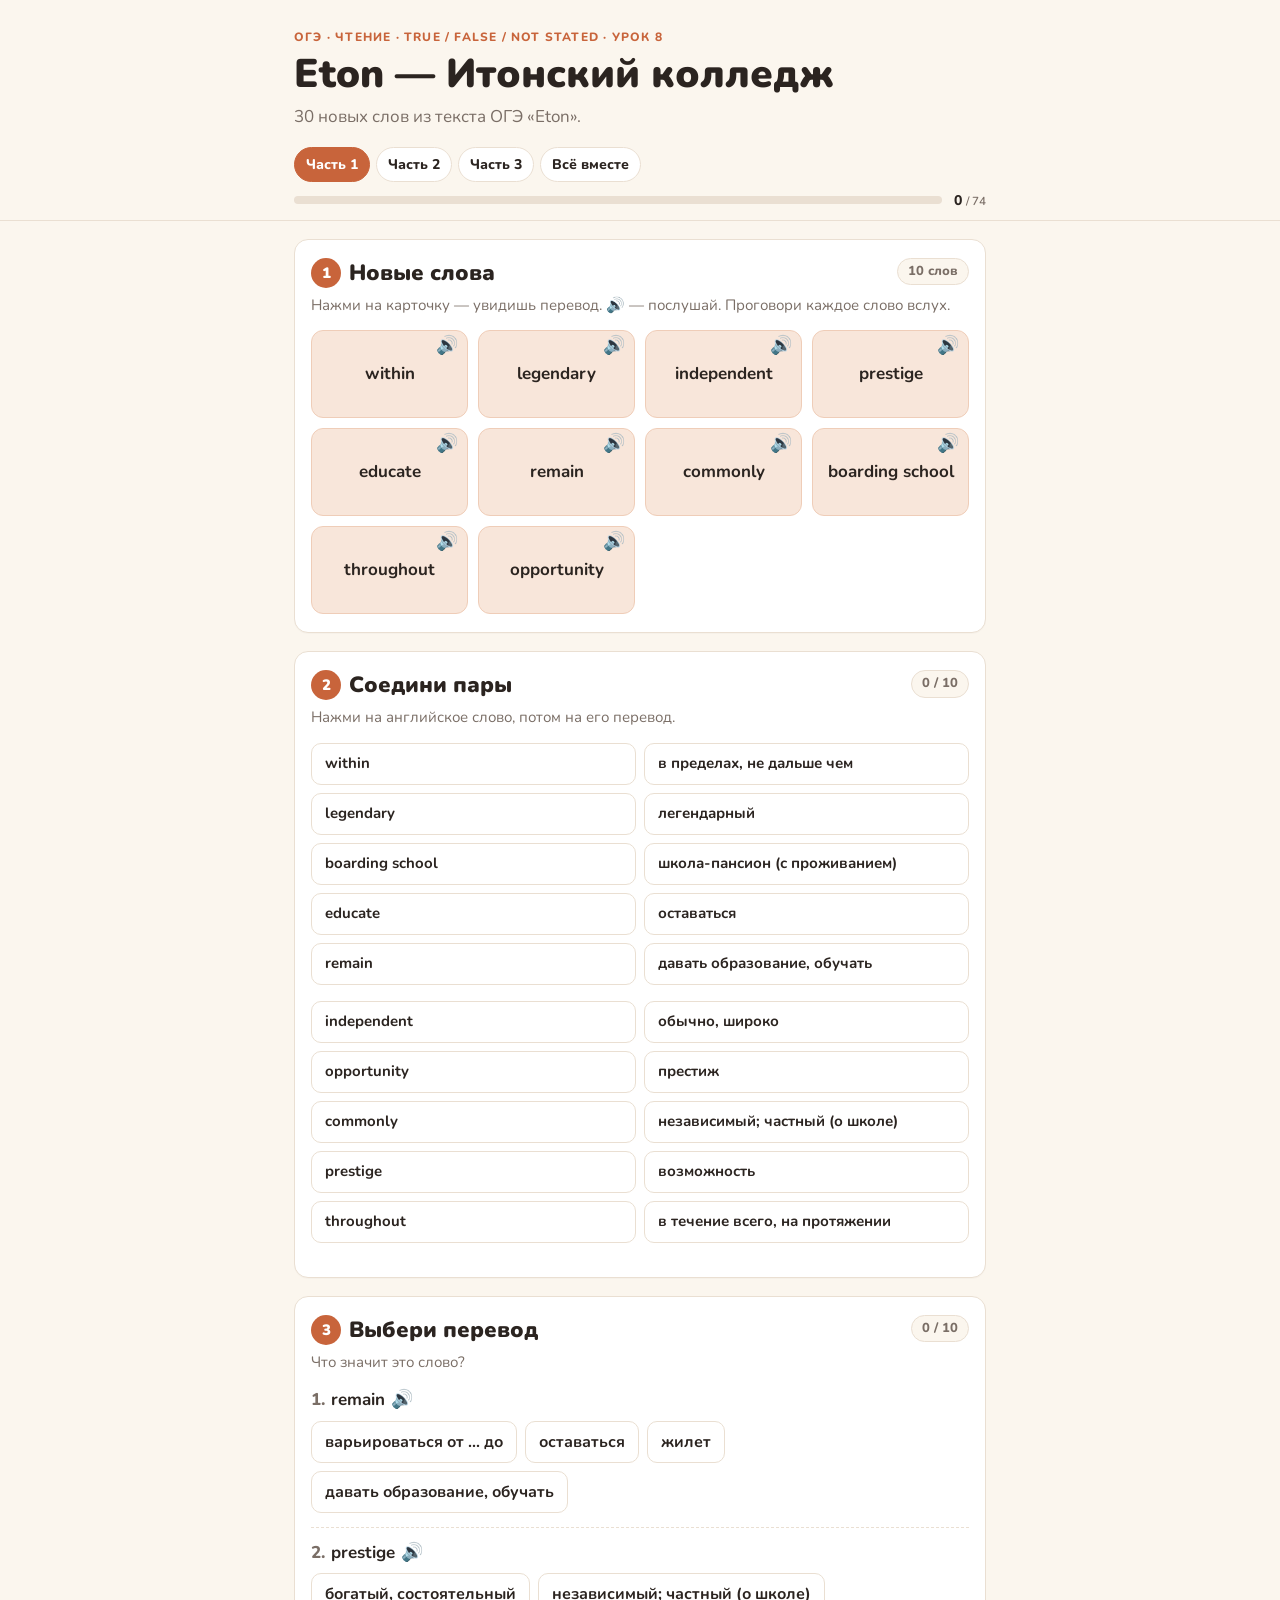
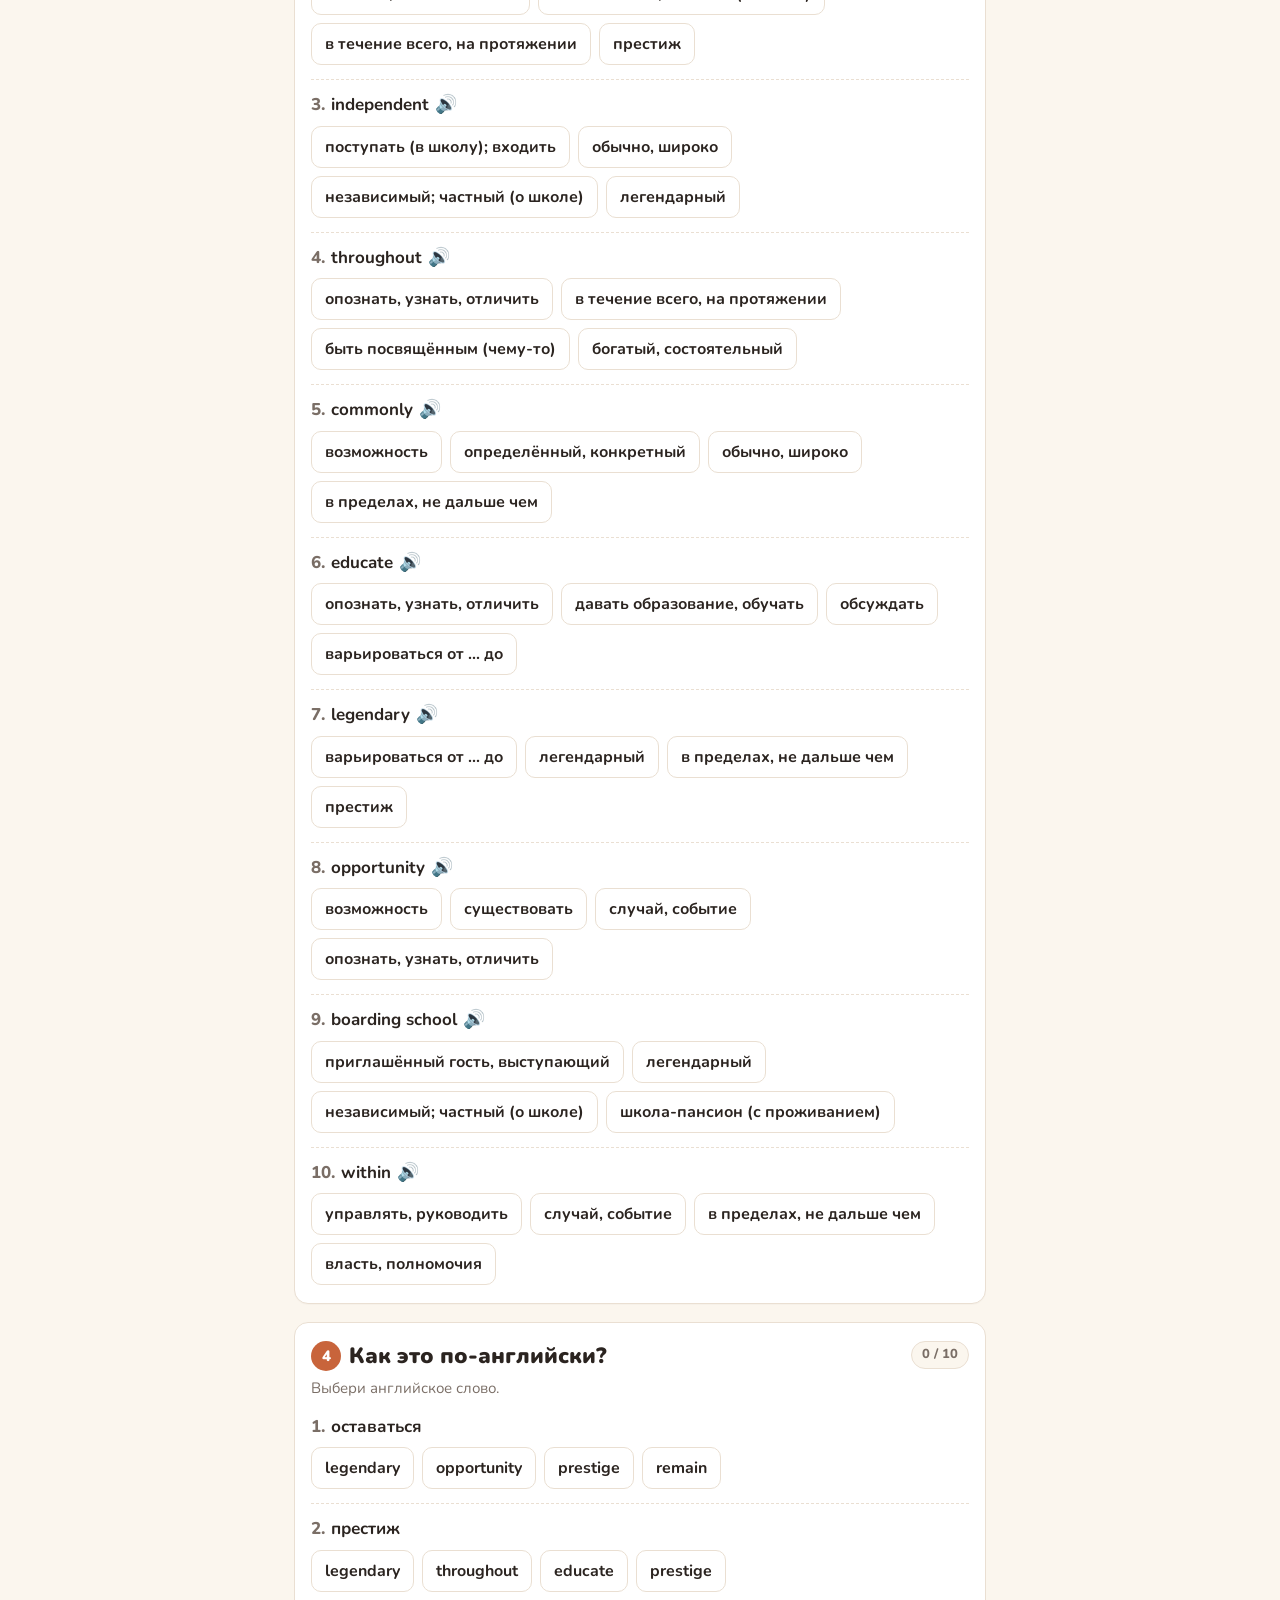
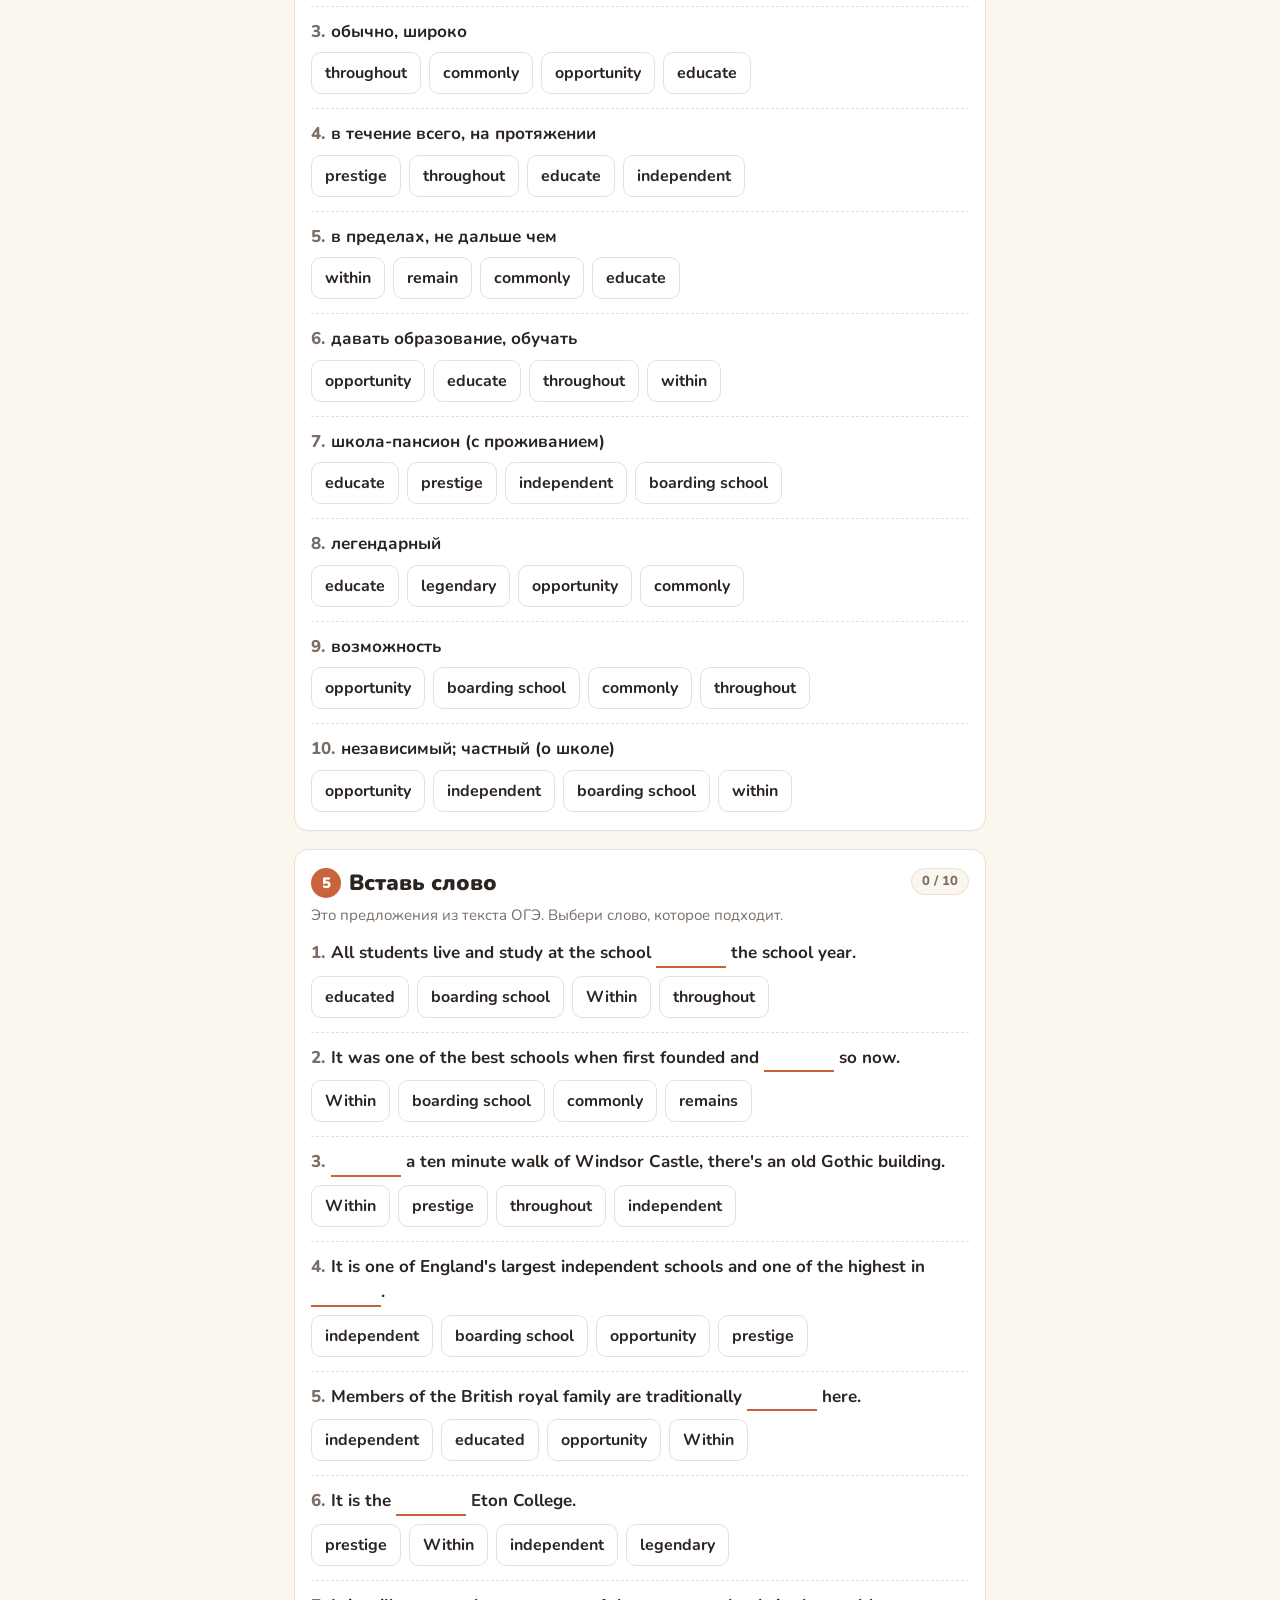
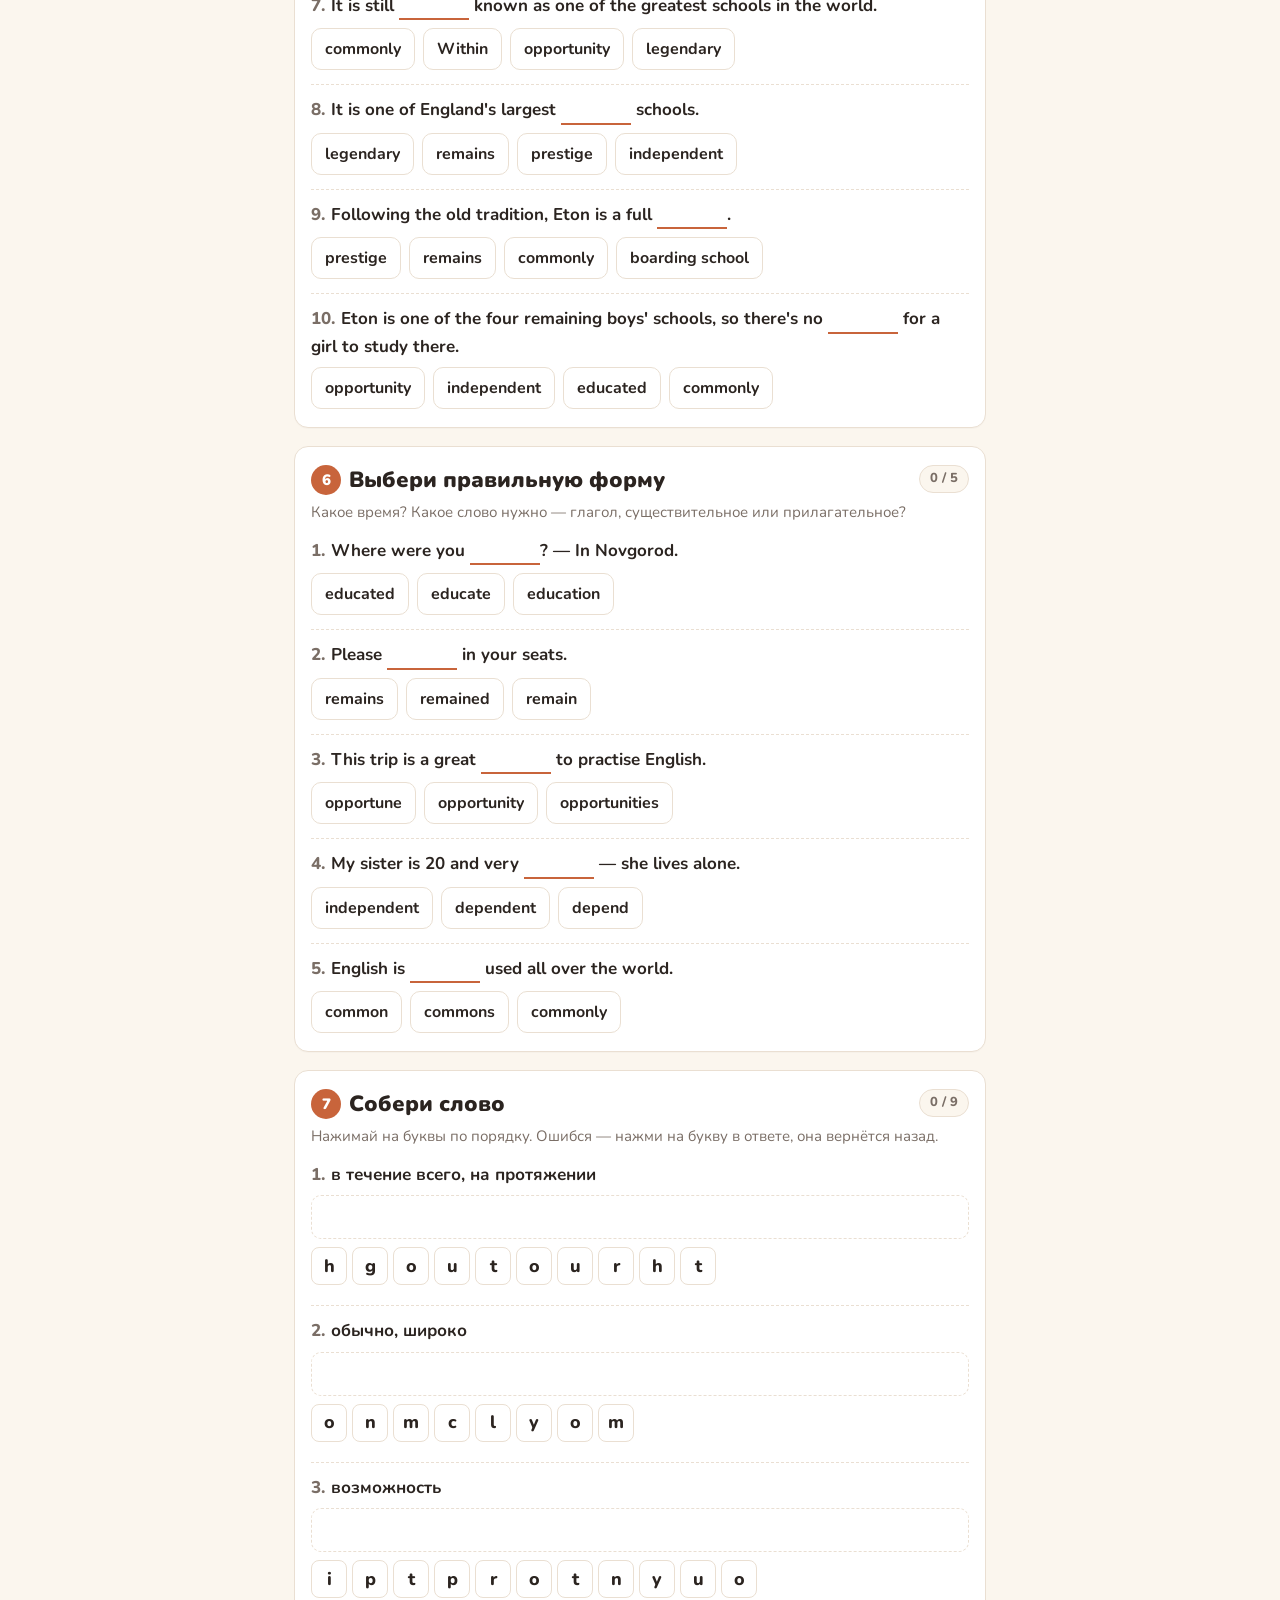
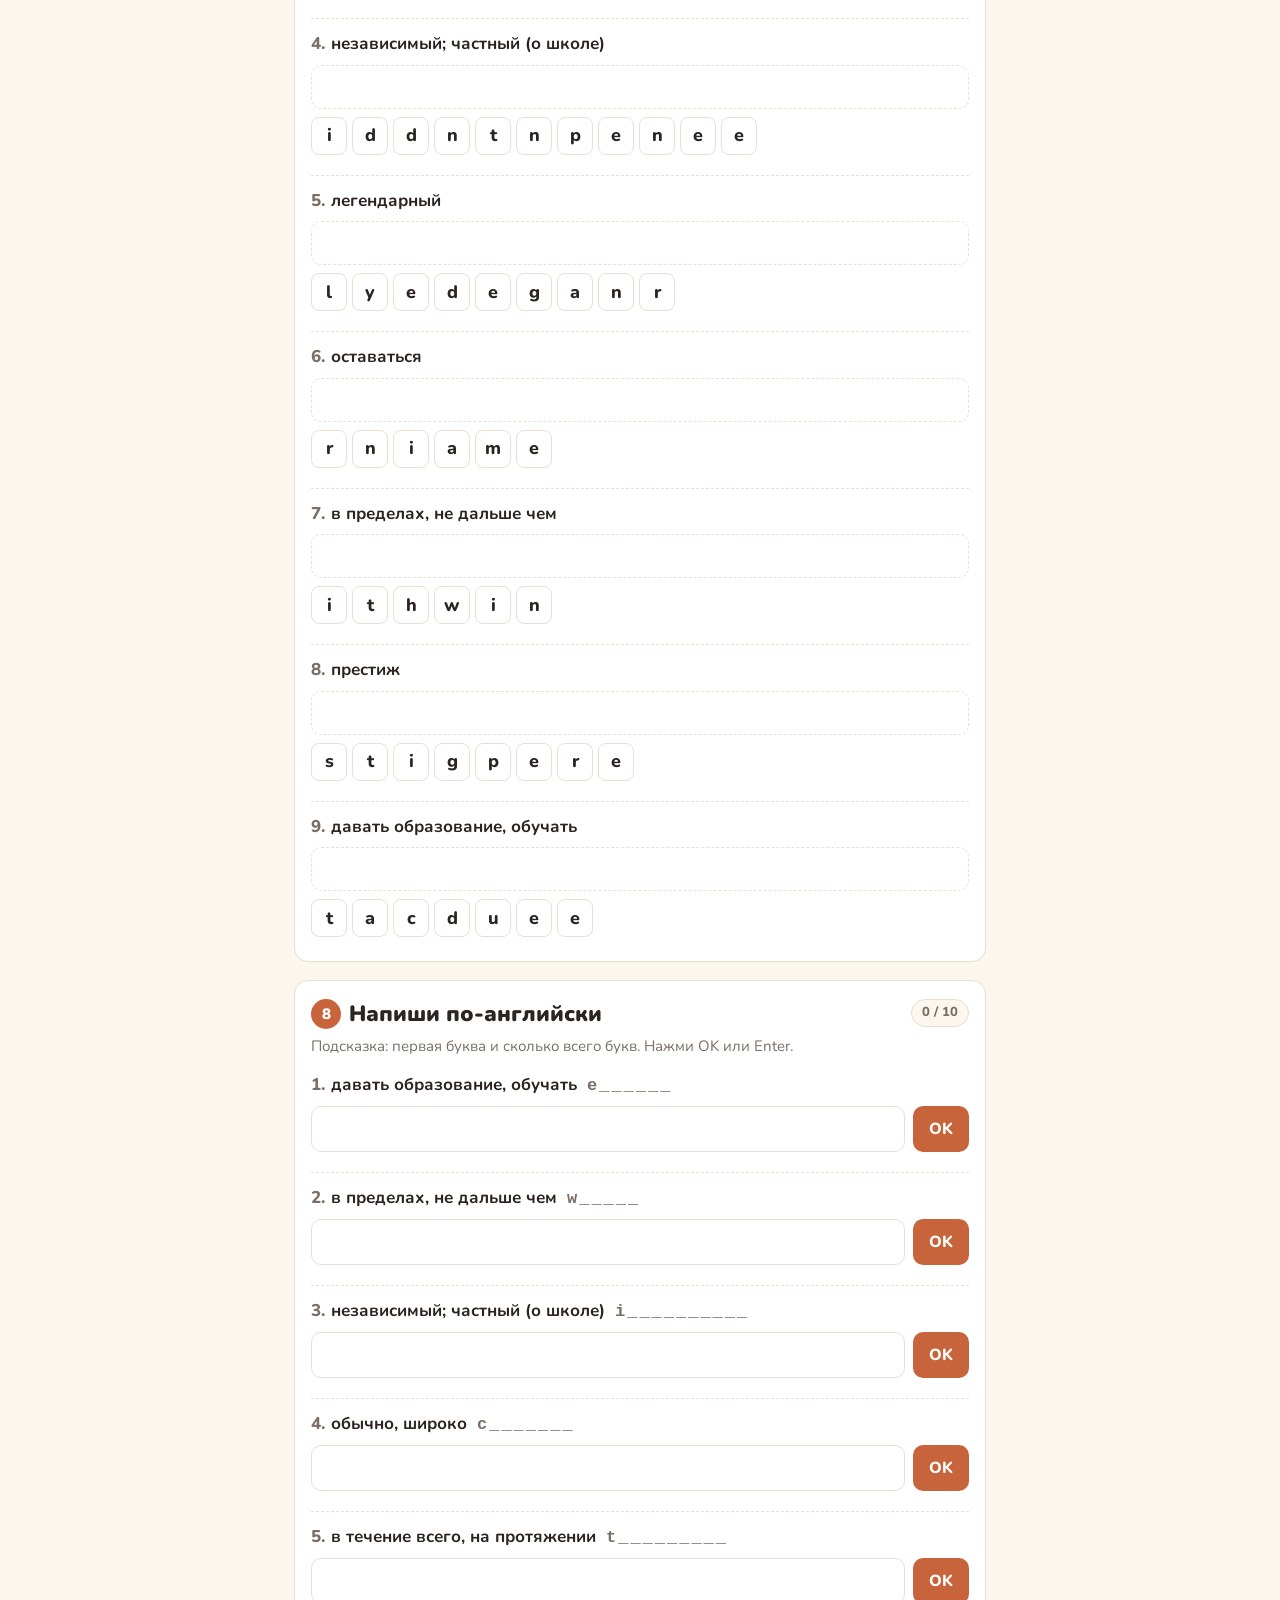
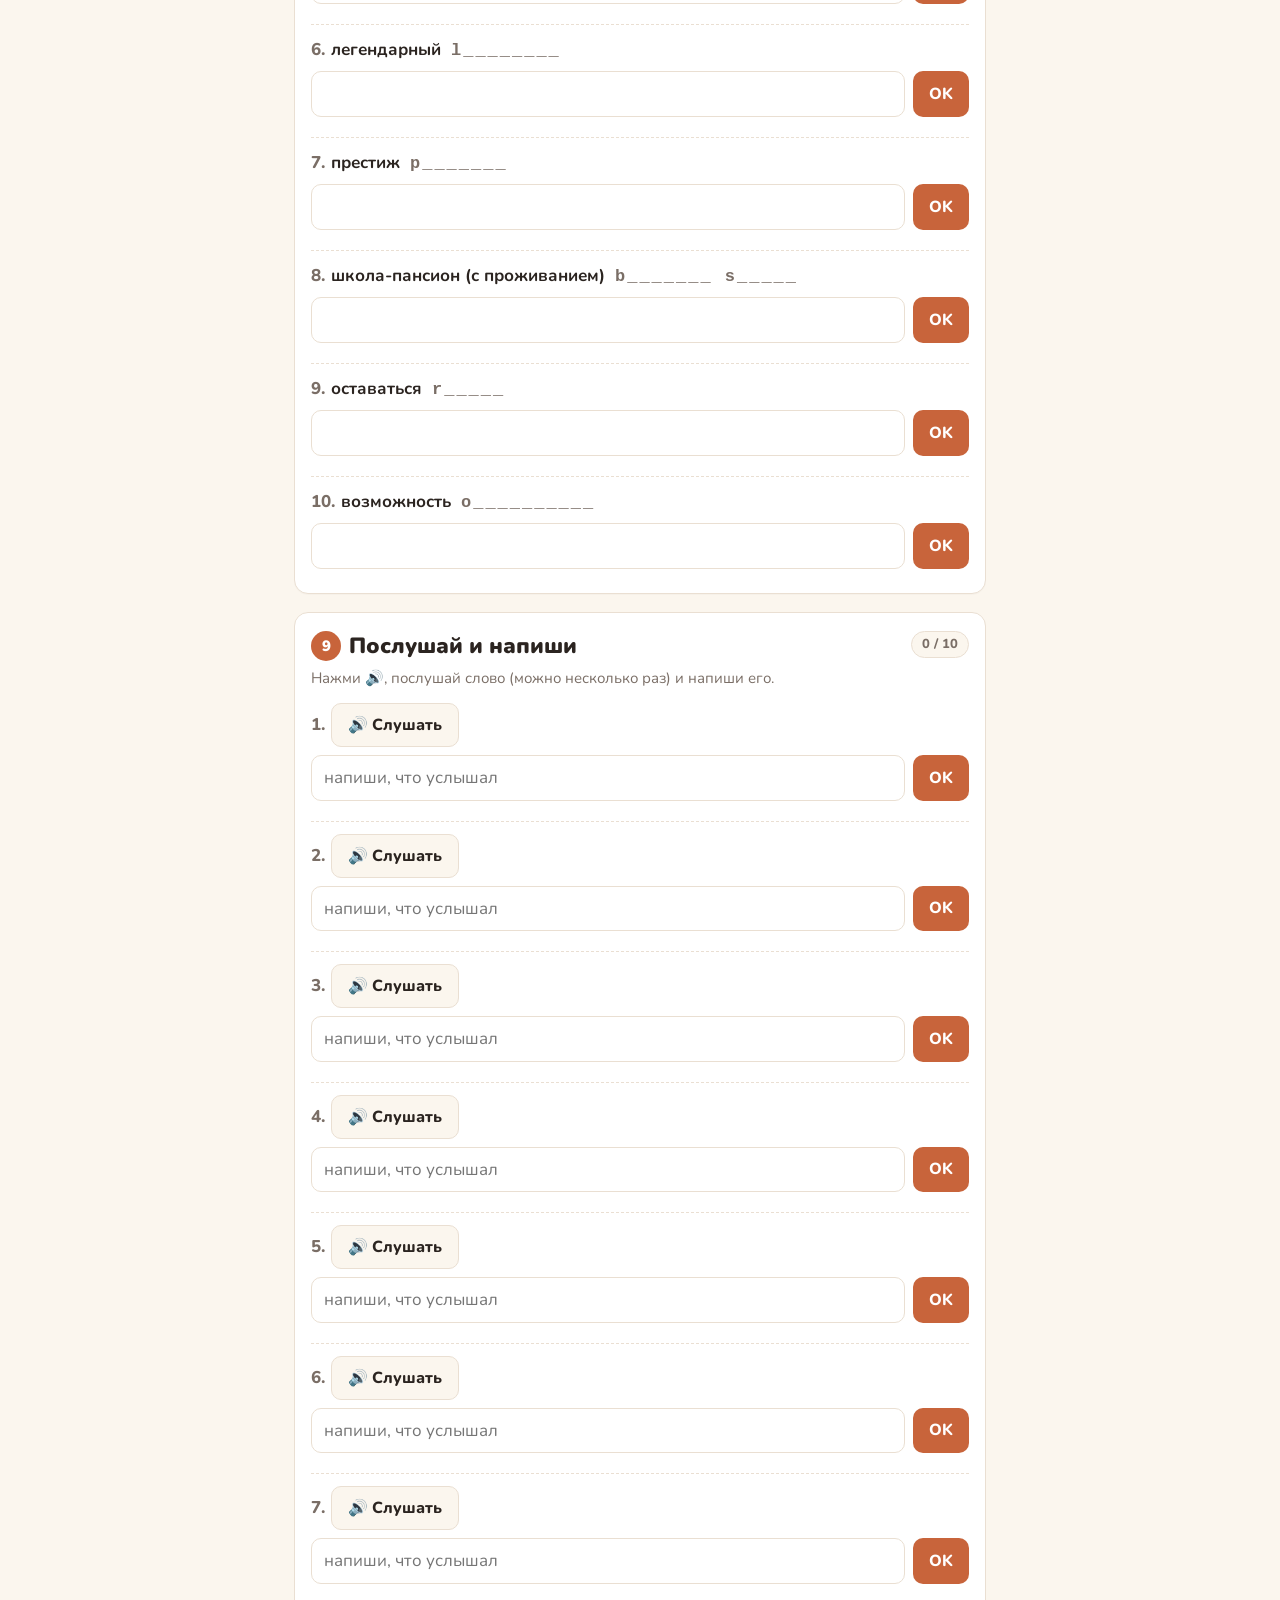
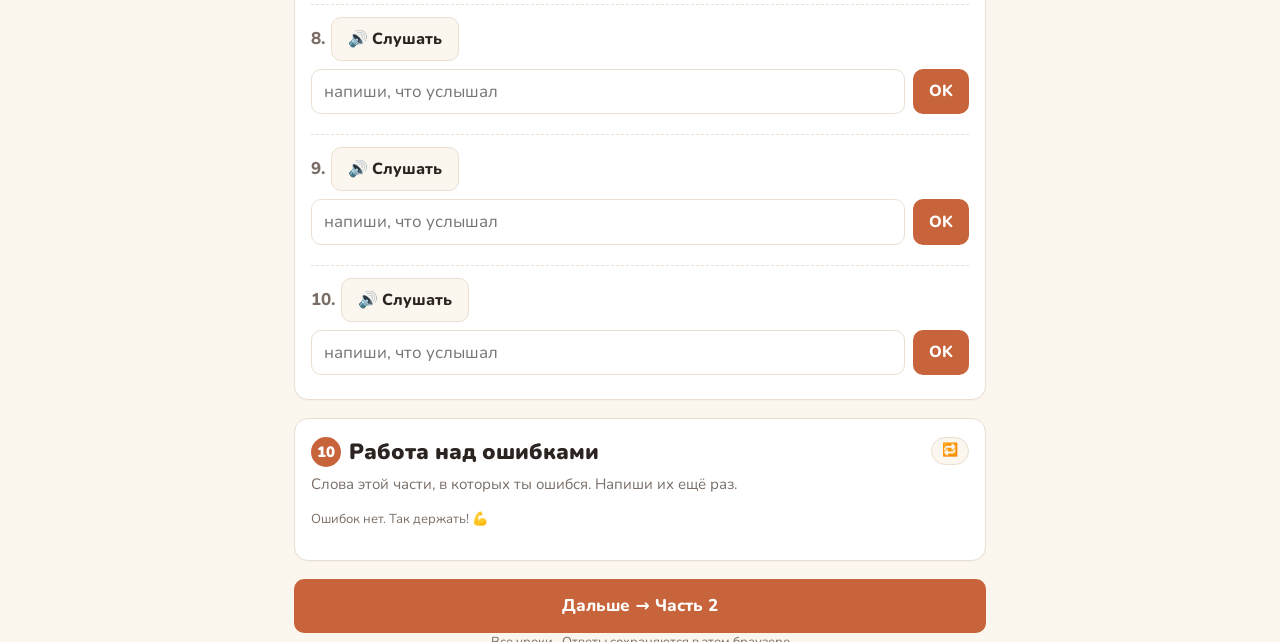
<file: t03.html>
<!DOCTYPE html>
<html lang="ru"><head><meta charset="utf-8">
<meta name="viewport" content="width=device-width,initial-scale=1,viewport-fit=cover">
<title>Урок 8 · Eton · Давид · ОГЭ</title>
<link rel="preconnect" href="https://fonts.googleapis.com"><link rel="preconnect" href="https://fonts.gstatic.com" crossorigin>
<link rel="stylesheet" href="https://fonts.googleapis.com/css2?family=Nunito:wght@400;600;700;800;900&display=swap">
<style>:root{
  --paper:#FBF6EE;--card:#FFFFFF;--ink:#2B2420;--muted:#7A6E66;--line:#EADFD2;
  --accent:#C8643B;--accent-soft:#F8E6DA;--teal:#2F6F6A;--teal-soft:#E1EFEC;
  --ok:#2E8B57;--ok-soft:#E0F2E7;--bad:#C0392B;--bad-soft:#FBE3DF;--mark:#FFE7A8;
  --r:14px;
  --font-display:"Nunito","Segoe UI",system-ui,-apple-system,sans-serif;
  --font-body:"Nunito","Segoe UI",system-ui,-apple-system,sans-serif;
}
*{box-sizing:border-box}
html{scroll-behavior:smooth;-webkit-text-size-adjust:100%}
body{margin:0;background:var(--paper);color:var(--ink);font-family:var(--font-body);font-size:17px;line-height:1.5}
.wrap{max-width:720px;margin:0 auto;padding:0 14px}
button{font:inherit;color:inherit;cursor:pointer}

/* hero */
.hero{padding-top:28px;padding-bottom:8px}
.eyebrow{font-size:12px;letter-spacing:.1em;text-transform:uppercase;color:var(--accent);font-weight:800;margin:0 0 6px}
h1{font-family:var(--font-display);font-weight:900;font-size:clamp(28px,7vw,40px);line-height:1.1;margin:0 0 8px}
.sub{margin:0;color:var(--muted)}

/* sticky progress */
.bar{position:sticky;top:0;z-index:20;background:rgba(251,246,238,.94);backdrop-filter:blur(6px);-webkit-backdrop-filter:blur(6px);border-bottom:1px solid var(--line)}
.bar .wrap{display:flex;align-items:center;gap:12px;padding-top:9px;padding-bottom:9px}
.track{flex:1;height:8px;background:var(--line);border-radius:99px;overflow:hidden}
.fill{height:100%;width:0;background:linear-gradient(90deg,var(--accent),#E39B5B);transition:width .4s}
.count{font-size:14px;font-weight:800;white-space:nowrap;font-variant-numeric:tabular-nums}
.count small{color:var(--muted);font-weight:600}

main{padding:6px 0 80px}
section.ex,a.ex{background:var(--card);border:1px solid var(--line);border-radius:var(--r);padding:18px 16px;margin-top:18px;box-shadow:0 1px 0 rgba(0,0,0,.02)}
.ex-head{display:flex;justify-content:space-between;align-items:flex-start;gap:10px}
h2{font-family:var(--font-display);font-weight:900;font-size:22px;line-height:1.2;margin:0}
h2 .n{display:inline-flex;align-items:center;justify-content:center;width:30px;height:30px;border-radius:50%;background:var(--accent);color:#fff;font-size:15px;margin-right:8px;vertical-align:2px}
.pill{flex:none;font-size:13px;font-weight:800;padding:3px 10px;border-radius:99px;background:var(--paper);border:1px solid var(--line);color:var(--muted);font-variant-numeric:tabular-nums}
.pill.done{background:var(--ok-soft);border-color:var(--ok);color:var(--ok)}
.instr{color:var(--muted);margin:6px 0 14px;font-size:15px}

/* flashcards */
.cards{display:grid;grid-template-columns:repeat(auto-fill,minmax(150px,1fr));gap:10px}
.fc{perspective:900px;height:112px;border:0;padding:0;background:none}
.fc-in{position:relative;width:100%;height:100%;transition:transform .45s;transform-style:preserve-3d}
.fc.flip .fc-in{transform:rotateY(180deg)}
.fc-f,.fc-b{position:absolute;inset:0;border-radius:12px;display:flex;flex-direction:column;align-items:center;justify-content:center;padding:8px;text-align:center;backface-visibility:hidden;-webkit-backface-visibility:hidden}
.fc-f{background:var(--accent-soft);border:1px solid #EFCDB8}
.fc-f b{font-size:17px;line-height:1.2}
.fc-f small{color:var(--muted);font-size:12px;margin-top:4px}
.fc-b{background:var(--teal-soft);border:1px solid #BFDCD7;transform:rotateY(180deg);font-size:15px;font-weight:700;color:var(--teal)}
.say{border:0;background:none;font-size:18px;padding:2px 6px;line-height:1}
.fc .say{position:absolute;top:4px;right:4px}

/* items */
.items{display:flex;flex-direction:column;gap:14px}
.it{border-top:1px dashed var(--line);padding-top:12px}
.it:first-child{border-top:0;padding-top:0}
.q{margin:0 0 8px;font-weight:700}
.q .k{color:var(--muted);font-weight:800;margin-right:6px;font-variant-numeric:tabular-nums}
.q .gap{display:inline-block;min-width:70px;border-bottom:2px solid var(--accent);text-align:center;color:var(--accent)}
.opts{display:flex;flex-wrap:wrap;gap:8px}
.opt{border:1.5px solid var(--line);background:#fff;border-radius:10px;padding:8px 13px;font-size:16px;font-weight:700;min-height:42px;text-align:left}
.opt:active{transform:scale(.98)}
.opt.ok{background:var(--ok-soft);border-color:var(--ok);color:var(--ok)}
.opt.bad{background:var(--bad-soft);border-color:var(--bad);color:var(--bad);text-decoration:line-through}
.opt[disabled]{cursor:default}
.locked .opt:not(.ok):not(.bad){opacity:.45}

/* match */
.mgroup{display:grid;grid-template-columns:1fr 1fr;gap:8px;margin-bottom:16px}
.mgroup .opt{width:100%;font-size:15px}
.mgroup .opt.sel{border-color:var(--accent);background:var(--accent-soft)}
.mgroup .opt.gone{background:var(--ok-soft);border-color:var(--ok);color:var(--ok);opacity:.6}
.mgroup .opt.shake{animation:sh .35s}
@keyframes sh{25%{transform:translateX(-5px)}75%{transform:translateX(5px)}}

/* typing */
.row{display:flex;gap:8px}
.inp{flex:1;min-width:0;font:inherit;font-size:17px;padding:9px 12px;border:1.5px solid var(--line);border-radius:10px;background:#fff;outline:none}
.inp:focus{border-color:var(--accent)}
.inp.ok{border-color:var(--ok);background:var(--ok-soft);color:var(--ok);font-weight:700}
.inp.bad{border-color:var(--bad);background:var(--bad-soft);color:var(--bad)}
.btn{border:0;background:var(--accent);color:#fff;border-radius:10px;padding:9px 16px;font-weight:800;font-size:16px}
.btn.ghost{background:var(--paper);color:var(--ink);border:1.5px solid var(--line)}
.btn.teal{background:var(--teal)}
.fb{font-size:14.5px;margin-top:6px;font-weight:700}
.fb.ok{color:var(--ok)}.fb.bad{color:var(--bad)}
.fb .right{color:var(--ink);background:var(--mark);padding:0 4px;border-radius:4px}

/* scramble */
.slots{min-height:44px;display:flex;flex-wrap:wrap;gap:5px;padding:6px;border:1.5px dashed var(--line);border-radius:10px;margin-bottom:8px}
.tile{border:1.5px solid var(--line);background:#fff;border-radius:8px;min-width:36px;height:38px;font-weight:800;font-size:18px;text-transform:lowercase}
.tile.used{visibility:hidden}
.slots .tile{background:var(--accent-soft);border-color:#EFCDB8}

/* reading */
.text p{margin:0 0 12px}
.text .lbl{display:inline-flex;width:26px;height:26px;border-radius:7px;background:var(--teal);color:#fff;font-weight:900;font-size:14px;align-items:center;justify-content:center;margin-right:6px}
.w{background:var(--mark);border-radius:4px;padding:0 2px;cursor:pointer;border-bottom:2px solid #E8C35A}
.tip{position:fixed;z-index:50;background:var(--ink);color:#fff;padding:7px 11px;border-radius:9px;font-size:15px;font-weight:700;max-width:260px;pointer-events:none;box-shadow:0 6px 20px rgba(0,0,0,.2)}
.qs{margin:0 0 14px;padding-left:22px}
.qs li{margin-bottom:4px}
.task-row{display:flex;align-items:center;gap:10px;margin-bottom:8px}
.task-row .lbl{flex:none}
.task-row select{flex:1;font:inherit;font-size:16px;padding:8px;border:1.5px solid var(--line);border-radius:10px;background:#fff}
.task-row select.ok{border-color:var(--ok);background:var(--ok-soft)}
.task-row select.bad{border-color:var(--bad);background:var(--bad-soft)}
.stmt{margin-bottom:12px}
.stmt p{margin:0 0 6px;font-weight:700}

/* hard words + final */
.hard{display:flex;flex-wrap:wrap;gap:6px;margin-bottom:12px}
.hard span{background:var(--bad-soft);color:var(--bad);border-radius:99px;padding:4px 10px;font-weight:700;font-size:14px}
.big{font-size:44px;font-weight:900;font-family:var(--font-display);line-height:1;margin:6px 0}
.actions{display:flex;flex-wrap:wrap;gap:8px;margin-top:12px}
.note{font-size:13px;color:var(--muted);margin-top:10px}
footer{color:var(--muted);font-size:13px;text-align:center;padding:24px 0 40px}
.task-row .lbl{display:inline-flex;width:30px;height:30px;border-radius:8px;background:var(--teal);color:#fff;font-weight:900;align-items:center;justify-content:center}
.task-row select{min-width:0;width:100%;text-overflow:ellipsis}
.fc{height:88px}
.bar .wrap{flex-direction:column;align-items:stretch;gap:8px}
.tabs{display:flex;gap:6px;overflow-x:auto;scrollbar-width:none}
.tabs::-webkit-scrollbar{display:none}
.tab{flex:none;border:1.5px solid var(--line);background:#fff;border-radius:99px;padding:6px 14px;font-weight:800;font-size:15px}
.tab.on{background:var(--accent);border-color:var(--accent);color:#fff}
.tab.done:not(.on){border-color:var(--ok);color:var(--ok)}
.tab small{font-weight:900}
.prog{display:flex;align-items:center;gap:12px}
.hint{color:var(--muted);font-family:ui-monospace,Menlo,monospace;letter-spacing:2px;font-weight:600}
.rule{font-size:13.5px;color:var(--teal);font-weight:700;margin-top:3px}
.intro{margin:18px 0 0;padding:12px 14px;background:var(--teal-soft);border-radius:12px;color:var(--teal);font-weight:700;font-size:15px}
.next{display:block;width:100%;margin-top:18px;padding:14px;font-size:17px}
.mcol{display:flex;flex-direction:column;gap:8px}
.ttl{margin:0 0 10px;text-align:center;font-size:20px}
.tiles{gap:5px}
.slots .tile{display:inline-flex;align-items:center;justify-content:center}
.tab{padding:6px 11px;font-size:14px}
</style></head><body>
<header class="hero wrap"><p class="eyebrow">ОГЭ · Чтение · True / False / Not stated · Урок 8</p><h1>Eton — Итонский колледж</h1><p class="sub">30 новых слов из текста ОГЭ «Eton».</p></header>
<div class="bar"><div class="wrap"><nav class="tabs" id="tabs"></nav><div class="prog"><div class="track"><div class="fill" id="fill"></div></div><span class="count" id="cnt"></span></div></div></div>
<main class="wrap" id="main"></main>
<footer class="wrap"><a href="./" style="color:inherit">Все уроки</a> · Ответы сохраняются в этом браузере</footer>
<script>
const L = {
  id: "t03", short: "Урок 8 · Eton",
  eyebrow: "ОГЭ · Чтение · True / False / Not stated · Урок 8",
  title: "Eton — Итонский колледж",
  sub: "30 новых слов из текста ОГЭ «Eton».",
  words: [
    { id: "within", en: "within", ru: "в пределах, не дальше чем", pos: "prep", gap: "___ a ten minute walk of Windsor Castle, there's an old Gothic building.", ans: "Within" },
    { id: "legendary", en: "legendary", ru: "легендарный", pos: "adj", gap: "It is the ___ Eton College.", ans: "legendary" },
    { id: "independent", en: "independent", ru: "независимый; частный (о школе)", pos: "adj", gap: "It is one of England's largest ___ schools.", ans: "independent" },
    { id: "prestige", en: "prestige", ru: "престиж", pos: "n", gap: "It is one of England's largest independent schools and one of the highest in ___.", ans: "prestige" },
    { id: "educate", en: "educate", ru: "давать образование, обучать", pos: "v", hl: ["educated"], gap: "Members of the British royal family are traditionally ___ here.", ans: "educated" },
    { id: "remain", en: "remain", ru: "оставаться", pos: "v", hl: ["remains", "remaining"], gap: "It was one of the best schools when first founded and ___ so now.", ans: "remains" },
    { id: "commonly", en: "commonly", ru: "обычно, широко", pos: "adv", gap: "It is still ___ known as one of the greatest schools in the world.", ans: "commonly" },
    { id: "boarding", en: "boarding school", ru: "школа-пансион (с проживанием)", pos: "n", gap: "Following the old tradition, Eton is a full ___.", ans: "boarding school" },
    { id: "throughout", en: "throughout", ru: "в течение всего, на протяжении", pos: "prep", gap: "All students live and study at the school ___ the school year.", ans: "throughout" },
    { id: "opportunity", en: "opportunity", ru: "возможность", pos: "n", gap: "Eton is one of the four remaining boys' schools, so there's no ___ for a girl to study there.", ans: "opportunity" },
    { id: "wealthy", en: "wealthy", ru: "богатый, состоятельный", pos: "adj", hl: ["wealthiest"], gap: "Eton students traditionally come from England's ___ and most prestigious families.", ans: "wealthiest" },
    { id: "enter", en: "enter", ru: "поступать (в школу); входить", pos: "v", gap: "Boys ___ Eton at about 13.", ans: "enter" },
    { id: "pupil", en: "pupil", ru: "ученик, школьник", pos: "n", hl: ["pupils"], gap: "The school was founded to provide free education for poor ___.", ans: "pupils" },
    { id: "exist", en: "exist", ru: "существовать", pos: "v", hl: ["exists"], gap: "That connection no longer ___ today.", ans: "exists" },
    { id: "waistcoat", en: "waistcoat", ru: "жилет", pos: "n", hl: ["waistcoats"], gap: "All students have a uniform of a black tailcoat and a ___.", ans: "waistcoat" },
    { id: "trousers", en: "trousers", ru: "брюки", pos: "n", gap: "All students have a white collar and dark ___.", ans: "trousers" },
    { id: "occasion", en: "occasion", ru: "случай, событие", pos: "n", hl: ["occasions"], gap: "This uniform is not for special ___.", ans: "occasions" },
    { id: "alltimes", en: "at all times", ru: "всегда, в любое время", pos: "ph", gap: "It is worn ___ for all classes.", ans: "at all times" },
    { id: "dozens", en: "dozens of", ru: "десятки (много)", pos: "ph", gap: "At Eton, there are ___ organisations known as 'societies'.", ans: "dozens of" },
    { id: "discuss", en: "discuss", ru: "обсуждать", pos: "v", gap: "Students come together to ___ a particular topic.", ans: "discuss" },
    { id: "particular", en: "particular", ru: "определённый, конкретный", pos: "adj", gap: "Students come together to discuss a ___ topic.", ans: "particular" },
    { id: "govern", en: "govern", ru: "управлять, руководить", pos: "v", hl: ["governed"], gap: "The societies are traditionally ___ by the boys themselves.", ans: "governed" },
    { id: "range", en: "range from ... to", ru: "варьироваться от ... до", pos: "ph", alt: ["range from", "range from to"], hl: ["range from"], gap: "Societies ___ astronomy to Scottish dancing and stamp-collecting.", ans: "range from" },
    { id: "dedicated", en: "be dedicated to", ru: "быть посвящённым (чему-то)", pos: "ph", alt: ["dedicated to"], hl: ["dedicated to"], gap: "Some of them are ___ music, some to arts, some to languages.", ans: "dedicated to" },
    { id: "speaker", en: "guest speaker", ru: "приглашённый гость, выступающий", pos: "n", hl: ["guest speakers"], gap: "Meetings are usually held after supper and often include a ___.", ans: "guest speaker" },
    { id: "influential", en: "influential", ru: "влиятельный", pos: "adj", gap: "One of the oldest and most ___ Eton societies is called the Pop.", ans: "influential" },
    { id: "authority", en: "authority", ru: "власть, полномочия", pos: "n", gap: "Its members are given limited ___ over other students.", ans: "authority" },
    { id: "immediately", en: "immediately", ru: "сразу, немедленно", pos: "adv", gap: "The style ___ became popular.", ans: "immediately" },
    { id: "purpose", en: "purpose", ru: "цель, назначение", pos: "n", gap: "The main ___ was to identify Eton sportsmen in rowing races.", ans: "purpose" },
    { id: "identify", en: "identify", ru: "опознать, узнать, отличить", pos: "v", gap: "The main purpose was to ___ Eton sportsmen in rowing races and on the cricket field.", ans: "identify" }
  ],
  forms: [
    { id: "educate", s: "Where were you ___? — In Novgorod.", o: ["educate", "educated", "education"], a: "educated" },
    { id: "remain", s: "Please ___ in your seats.", o: ["remain", "remains", "remained"], a: "remain" },
    { id: "wealthy", s: "He is the ___ man in our town.", o: ["wealthy", "wealthier", "wealthiest"], a: "wealthiest", ru: "the + -est — самый" },
    { id: "enter", s: "Knock before you ___ the room.", o: ["enter", "entrance", "entered"], a: "enter" },
    { id: "exist", s: "Do ghosts really ___?", o: ["exist", "exists", "existence"], a: "exist" },
    { id: "trousers", s: "These trousers ___ too long for me.", o: ["is", "are", "be"], a: "are", ru: "trousers — всегда множественное число: these trousers are" },
    { id: "discuss", s: "We ___ the problem for an hour yesterday.", o: ["discuss", "discussed", "discussion"], a: "discussed" },
    { id: "discuss", s: "Let's discuss ___ plan.", o: ["the", "about the", "on the"], a: "the", ru: "discuss без about: discuss the plan" },
    { id: "dedicated", s: "This book is ___ to my mother.", o: ["dedicate", "dedicated", "dedication"], a: "dedicated" },
    { id: "immediately", s: "I'll call you ___ after the lesson.", o: ["immediate", "immediately", "immediacy"], a: "immediately" },
    { id: "opportunity", s: "This trip is a great ___ to practise English.", o: ["opportunity", "opportunities", "opportune"], a: "opportunity" },
    { id: "range", s: "Prices range ___ 10 to 50 pounds.", o: ["from", "between", "since"], a: "from" },
    { id: "identify", s: "Can you ___ the man in this photo?", o: ["identify", "identity", "identification"], a: "identify" },
    { id: "influential", s: "He is a very ___ person in our city.", o: ["influence", "influential", "influentially"], a: "influential" },
    { id: "independent", s: "My sister is 20 and very ___ — she lives alone.", o: ["depend", "dependent", "independent"], a: "independent" },
    { id: "commonly", s: "English is ___ used all over the world.", o: ["common", "commonly", "commons"], a: "commonly" }
  ],
  task: {
    type: "tfns", title: "Eton",
    paras: [
      "Within a ten minute walk of Windsor Castle, across a bridge over the River Thames, there’s an old Gothic building. It is the legendary Eton College. It is one of England’s largest independent schools and one of the highest in prestige. Members of the British royal family are traditionally educated here. It was one of the best schools when first founded and remains so now; it is still commonly known as one of the greatest schools among all the schools in the world.",
      "Following the old tradition, Eton is a full boarding school, which means all students live and study at the school with their fellow students throughout the school year. Eton is also one of the four remaining boys’ schools, so there’s no opportunity for a girl to study there. Eton students traditionally come from England’s wealthiest and most prestigious families, many of them aristocratic. Boys enter Eton at about 13 and continue to study there until they are ready to enter university.",
      "The school was founded by Henry VI in the fifteenth century to provide free education for poor pupils who would then go on to get a higher education at King’s College in Cambridge. That connection no longer exists today.",
      "All students have a uniform of a black tailcoat and a waistcoat, a white collar and dark trousers. All students wear a white tie. This uniform is not for special occasions, it is worn at all times for all classes. If you visit Eton during term time, you will see students walking along the streets with books under their arms dressed in their uniforms.",
      "At Eton, there are dozens of organisations known as ‘societies’, in many of which students come together to discuss a particular topic. The societies are traditionally governed by the boys themselves. Societies range from astronomy to Scottish dancing and stamp-collecting. Some of them are dedicated to music, some to arts, some to languages, and so on. Meetings are usually held after supper and often include a guest speaker. Among past guest speakers were composer Andrew Lloyd Webber, designer Vivienne Westwood, and actor Ralph Fiennes.",
      "One of the oldest and most influential Eton societies is called the Pop. Its members are like school head-boys or prefects who are given limited authority over other students. They are called Poppers and take an active part in many official events of the school year, including parents’ evenings. While all students wear black waistcoats, members of the Pop are allowed to wear any waistcoat they please. Prince William, when he was a Popper, wore a waistcoat designed like the British national flag. The style immediately became popular.",
      "Irrespective of this, the official colour of the college is the so-called ‘Eton blue’. It’s a light blue-green colour which has been used since the early 19th century. The main purpose was to identify Eton sportsmen in rowing races and on the cricket field."
    ],
    st: [
      { s: "Eton is the oldest boarding school in Great Britain.", a: 3 },
      { s: "In our time, girls are allowed to enter Eton College.", a: 2 },
      { s: "Eton College was established to educate the children from the wealthiest British families.", a: 2 },
      { s: "The Eton uniform is sold only in one shop on the territory of the college.", a: 3 },
      { s: "Many famous people have taken part in the work of the student societies.", a: 1 },
      { s: "It is easy to identify Poppers in a crowd of students due to their clothes.", a: 1 },
      { s: "The official colour of Eton College is white.", a: 2 }
    ]
  }
};

/* ===== David · OGE vocabulary engine. Expects const L = {...} defined before. ===== */
(function () {
const W = L.words, byId = Object.fromEntries(W.map(w => [w.id, w]));
const $ = (t, c, x) => { const e = document.createElement(t); if (c) e.className = c; if (x != null) e.textContent = x; return e; };
const norm = s => (s || "").toLowerCase().replace(/[’‘`]/g, "'").replace(/[.!?,;:]+/g, " ").replace(/\s+/g, " ").trim();

/* seeded random, so the page looks the same after reload */
let seed = [...L.id].reduce((a, c) => (a * 31 + c.charCodeAt(0)) >>> 0, 7);
const rnd = () => { seed |= 0; seed = seed + 0x6D2B79F5 | 0; let t = Math.imul(seed ^ seed >>> 15, 1 | seed); t = t + Math.imul(t ^ t >>> 7, 61 | t) ^ t; return ((t ^ t >>> 14) >>> 0) / 4294967296; };
const shuffle = a => { a = [...a]; for (let i = a.length - 1; i > 0; i--) { const j = Math.floor(rnd() * (i + 1)); [a[i], a[j]] = [a[j], a[i]]; } return a; };
const pick = (pool, n, not) => shuffle(pool.filter(x => !not.includes(x))).slice(0, n);

/* saved state */
const KEY = "david-oge-" + L.id;
let S = {}; try { S = JSON.parse(localStorage.getItem(KEY) || "{}") || {}; } catch (e) { S = {}; }
const save = () => { try { localStorage.setItem(KEY, JSON.stringify(S)); } catch (e) {} };
function mark(key, wid, ok, v) { if (S[key]) return; S[key] = { w: wid, ok: ok, v: v }; save(); upd(); }

/* speech */
let voice = null;
function pickVoice() { const vs = speechSynthesis.getVoices(); voice = vs.find(v => /en[-_]GB/i.test(v.lang)) || vs.find(v => /^en/i.test(v.lang)) || null; }
if ("speechSynthesis" in window) { pickVoice(); speechSynthesis.onvoiceschanged = pickVoice; }
function say(text) { if (!("speechSynthesis" in window)) return; speechSynthesis.cancel(); const u = new SpeechSynthesisUtterance(text); u.lang = "en-GB"; if (voice) u.voice = voice; u.rate = .85; speechSynthesis.speak(u); }
const sayBtn = text => { const b = $("button", "say", "🔊"); b.type = "button"; b.setAttribute("aria-label", "Послушать"); b.onclick = e => { e.stopPropagation(); say(text); }; return b; };

/* ===== layout: tabs ===== */
const main = document.getElementById("main");
const tabsNav = document.getElementById("tabs");
const TABS = [];
let CUR = null, secN = 0;
function newTab(label, title) {
  const btn = $("button", "tab", label); btn.type = "button"; const cnt = $("small"); btn.append(cnt); tabsNav.append(btn);
  const pane = $("div", "pane"); pane.hidden = true; main.append(pane);
  const t = { btn, cnt, pane, keys: [], sections: [], title }; TABS.push(t);
  btn.onclick = () => showTab(TABS.indexOf(t), true); CUR = t; secN = 0; return t;
}
function showTab(i, scroll) {
  TABS.forEach((t, j) => { t.pane.hidden = j !== i; t.btn.classList.toggle("on", j === i); });
  try { localStorage.setItem(KEY + "-tab", i); } catch (e) {}
  if (scroll) window.scrollTo({ top: document.querySelector(".bar").offsetTop, behavior: "smooth" });
  upd();
}
function section(title, instr) {
  const s = $("section", "ex"); const h = $("div", "ex-head"); const h2 = $("h2");
  h2.append($("span", "n", ++secN), title); const pill = $("span", "pill"); h.append(h2, pill); s.append(h);
  if (instr) s.append($("p", "instr", instr));
  CUR.pane.append(s); const rec = { s, pill, keys: [], tab: CUR, id: "t" + TABS.length + "s" + secN }; CUR.sections.push(rec); return rec;
}
function regKey(rec, i) { const key = rec.id + "-" + i; rec.keys.push(key); rec.tab.keys.push(key); return key; }

/* MCQ item */
function fillGap(q, ans) { const g = q.querySelector(".gap"); if (g) g.textContent = ans; }
function qLine(k, html) { const p = $("p", "q"); p.append($("span", "k", k + ".")); const t = $("span"); t.innerHTML = html; p.append(t); return p; }
const esc = s => String(s).replace(/[&<>"]/g, c => ({ "&": "&amp;", "<": "&lt;", ">": "&gt;", '"': "&quot;" }[c]));
const gapHtml = s => esc(s).replace("___", '<span class="gap">&nbsp;</span>');
function mcq(rec, i, wid, qNode, options, answer) {
  const key = regKey(rec, i);
  const it = $("div", "it"); it.append(qNode); const box = $("div", "opts"); it.append(box);
  const btns = options.map(o => { const b = $("button", "opt", o); b.type = "button"; box.append(b); return b; });
  const lock = chosen => { box.classList.add("locked"); btns.forEach(b => { b.disabled = true; if (b.textContent === answer) b.classList.add("ok"); else if (b.textContent === chosen) b.classList.add("bad"); }); fillGap(qNode, answer); };
  btns.forEach(b => b.onclick = () => { const ok = b.textContent === answer; mark(key, wid, ok, b.textContent); lock(b.textContent); if (rec.speak) say(answer); });
  if (S[key]) lock(S[key].v);
  return it;
}
/* typing item */
const hint = en => en.split(" ").map(p => p[0] + "_".repeat(Math.max(0, p.length - 1))).join("  ");
const hintHtml = w => esc(w.ru) + ' &nbsp;<span class="hint">' + esc(hint(w.en)) + "</span>";
function typing(rec, i, wid, qNode, answers, opts = {}) {
  const key = regKey(rec, i);
  const it = $("div", "it"); it.append(qNode);
  const row = $("div", "row"); const inp = $("input", "inp"); inp.type = "text"; inp.autocomplete = "off"; inp.autocapitalize = "off"; inp.spellcheck = false; inp.setAttribute("autocorrect", "off");
  if (opts.ph) inp.placeholder = opts.ph;
  const b = $("button", "btn", "OK"); b.type = "button"; row.append(inp, b); it.append(row);
  const fb = $("div", "fb"); it.append(fb);
  const lock = (v, ok) => { inp.value = v; inp.disabled = true; b.style.display = "none"; inp.classList.add(ok ? "ok" : "bad");
    fb.className = "fb " + (ok ? "ok" : "bad"); fb.innerHTML = ok ? "Верно! " : 'Правильно: <span class="right">' + esc(answers[0]) + "</span> "; fb.append(sayBtn(answers[0])); };
  const check = () => { const v = inp.value.trim(); if (!v) return; const ok = answers.some(a => norm(a) === norm(v)); mark(key, wid, ok, v); lock(v, ok); say(answers[0]); };
  b.onclick = check; inp.onkeydown = e => { if (e.key === "Enter") check(); };
  if (S[key]) lock(S[key].v, S[key].ok);
  return it;
}
const answersOf = w => [w.en, ...(w.alt || [])];

/* ===== exercise builders ===== */
function exCards(ws) {
  const r = section("Новые слова", "Нажми на карточку — увидишь перевод. 🔊 — послушай. Проговори каждое слово вслух.");
  const g = $("div", "cards");
  ws.forEach(w => { const c = $("button", "fc"); c.type = "button"; const inn = $("div", "fc-in"); const f = $("div", "fc-f"); f.append($("b", null, w.en));
    inn.append(f, $("div", "fc-b", w.ru)); c.append(inn, sayBtn(w.en)); c.onclick = () => { c.classList.toggle("flip"); if (c.classList.contains("flip")) say(w.en); }; g.append(c); });
  r.s.append(g); r.pill.textContent = ws.length + " слов"; r.static = true;
}
function exMatch(ws) {
  const r = section("Соедини пары", "Нажми на английское слово, потом на его перевод.");
  const sh = shuffle(ws); const groups = []; for (let i = 0; i < sh.length; i += 5) groups.push(sh.slice(i, i + 5));
  if (groups.length > 1 && groups[groups.length - 1].length < 3) groups[groups.length - 2].push(...groups.pop());
  let idx = 0;
  groups.forEach(gr => {
    const box = $("div", "mgroup"); const c1 = $("div", "mcol"), c2 = $("div", "mcol"); box.append(c1, c2);
    let sel = null; const miss = {}; const lb = {}, rb = {};
    const items = gr.map(w => ({ w, key: regKey(r, idx++) }));
    items.forEach(it => { const b = $("button", "opt", it.w.en); b.type = "button"; lb[it.w.id] = b; b.onclick = () => { if (b.classList.contains("gone")) return; Object.values(lb).forEach(x => x.classList.remove("sel")); b.classList.add("sel"); sel = it; say(it.w.en); }; c1.append(b); });
    shuffle(items).forEach(({ w }) => { const b = $("button", "opt", w.ru); b.type = "button"; rb[w.id] = b; c2.append(b);
      b.onclick = () => { if (!sel || b.classList.contains("gone")) return;
        if (sel.w.id === w.id) { lb[w.id].classList.remove("sel"); lb[w.id].classList.add("gone"); b.classList.add("gone"); mark(sel.key, w.id, !miss[w.id], w.ru); sel = null; }
        else { miss[sel.w.id] = true; b.classList.add("shake"); setTimeout(() => b.classList.remove("shake"), 400); } }; });
    items.forEach(({ w, key }) => { if (S[key]) { lb[w.id].classList.add("gone"); rb[w.id].classList.add("gone"); } });
    r.s.append(box);
  });
}
function exEnRu(ws) {
  const r = section("Выбери перевод", "Что значит это слово?");
  const box = $("div", "items"); const pool = W.map(w => w.ru);
  shuffle(ws).forEach((w, i) => { const q = qLine(i + 1, "<b>" + esc(w.en) + "</b>"); q.append(sayBtn(w.en)); box.append(mcq(r, i, w.id, q, shuffle([w.ru, ...pick(ws.map(x => x.ru).concat(pool).filter((x, j, a) => a.indexOf(x) === j), 3, [w.ru])]), w.ru)); });
  r.s.append(box);
}
function exRuEn(ws) {
  const r = section("Как это по-английски?", "Выбери английское слово.");
  r.speak = true; const box = $("div", "items"); const pool = ws.map(x => x.en);
  shuffle(ws).forEach((w, i) => box.append(mcq(r, i, w.id, qLine(i + 1, esc(w.ru)), shuffle([w.en, ...pick(pool, 3, [w.en])]), w.en)));
  r.s.append(box);
}
function exGap(ws) {
  const r = section("Вставь слово", "Это предложения из текста ОГЭ. Выбери слово, которое подходит.");
  r.speak = true; const box = $("div", "items");
  shuffle(ws.filter(w => w.gap)).forEach((w, i) => {
    const same = ws.filter(x => x.pos === w.pos && x.id !== w.id).map(x => x.ans);
    const pool = same.length >= 3 ? same : ws.filter(x => x.id !== w.id).map(x => x.ans);
    box.append(mcq(r, i, w.id, qLine(i + 1, gapHtml(w.gap)), shuffle([w.ans, ...pick(pool, 3, [w.ans])]), w.ans));
  });
  r.s.append(box);
}
function exForms(fs) {
  if (!fs.length) return;
  const r = section("Выбери правильную форму", "Какое время? Какое слово нужно — глагол, существительное или прилагательное?");
  r.speak = true; const box = $("div", "items");
  fs.forEach((f, i) => { const q = qLine(i + 1, gapHtml(f.s)); if (f.ru) q.append($("div", "rule", f.ru)); box.append(mcq(r, i, f.id, q, shuffle(f.o), f.a)); });
  r.s.append(box);
}
function exScramble(ws) {
  const list = shuffle(ws.filter(w => /^[a-z]+$/i.test(w.en) && w.en.length >= 4));
  if (!list.length) return;
  const r = section("Собери слово", "Нажимай на буквы по порядку. Ошибся — нажми на букву в ответе, она вернётся назад.");
  const box = $("div", "items");
  list.forEach((w, i) => {
    const key = regKey(r, i);
    const it = $("div", "it"); it.append(qLine(i + 1, esc(w.ru)));
    const slots = $("div", "slots"); const pool = $("div", "opts tiles"); it.append(slots, pool); const fb = $("div", "fb"); it.append(fb);
    let letters = shuffle([...w.en.toLowerCase()]); if (letters.join("") === w.en.toLowerCase()) letters = letters.reverse();
    let wrong = false; const chosen = [];
    const done = ok => { slots.innerHTML = ""; [...w.en].forEach(ch => slots.append($("span", "tile", ch))); pool.remove(); fb.className = "fb " + (ok ? "ok" : "bad"); fb.textContent = ok ? "Верно! " : "Получилось не с первого раза "; fb.append(sayBtn(w.en)); slots.style.borderColor = ok ? "var(--ok)" : "var(--bad)"; };
    letters.forEach(ch => { const t = $("button", "tile", ch); t.type = "button"; pool.append(t);
      t.onclick = () => { if (t.classList.contains("used")) return; t.classList.add("used"); const s = $("button", "tile", ch); s.type = "button"; slots.append(s); chosen.push({ t, s });
        s.onclick = () => { t.classList.remove("used"); s.remove(); chosen.splice(chosen.findIndex(c => c.s === s), 1); };
        if (chosen.length === letters.length) { const v = chosen.map(c => c.s.textContent).join("");
          if (v === w.en.toLowerCase()) { mark(key, w.id, !wrong, v); done(!wrong); say(w.en); }
          else { wrong = true; fb.className = "fb bad"; fb.textContent = "Не так. Нажми на буквы в ответе и попробуй ещё раз."; } } }; });
    if (S[key]) done(S[key].ok);
    box.append(it);
  });
  r.s.append(box);
}
function exType(ws, title) {
  const r = section(title || "Напиши по-английски", "Подсказка: первая буква и сколько всего букв. Нажми OK или Enter.");
  const box = $("div", "items");
  shuffle(ws).forEach((w, i) => box.append(typing(r, i, w.id, qLine(i + 1, hintHtml(w)), answersOf(w))));
  r.s.append(box);
}
function exListen(ws) {
  const r = section("Послушай и напиши", "Нажми 🔊, послушай слово (можно несколько раз) и напиши его.");
  const box = $("div", "items");
  shuffle(ws).forEach((w, i) => { const q = $("p", "q"); q.append($("span", "k", (i + 1) + ".")); const b = $("button", "btn ghost", "🔊 Слушать"); b.type = "button"; b.onclick = () => say(w.en); q.append(b); box.append(typing(r, i, w.id, q, answersOf(w), { ph: "напиши, что услышал" })); });
  r.s.append(box);
}
function exRetry(getWords, title, instr) {
  const r = section(title, instr); r.static = true; r.pill.textContent = "🔁";
  const box = $("div"); r.s.append(box); r.render = () => {
    box.innerHTML = ""; const hw = getWords();
    if (!hw.length) { box.append($("p", "note", "Ошибок нет. Так держать! 💪")); return; }
    const chips = $("div", "hard"); hw.forEach(w => chips.append($("span", null, w.en + " — " + w.ru))); box.append(chips);
    const b = $("button", "btn", "Повторить эти слова"); b.type = "button"; box.append(b);
    b.onclick = () => { b.remove(); const list = $("div", "items"); list.style.marginTop = "12px";
      shuffle(hw).forEach((w, i) => { const it = $("div", "it"); it.append(qLine(i + 1, hintHtml(w)));
        const row = $("div", "row"); const inp = $("input", "inp"); inp.autocapitalize = "off"; inp.autocomplete = "off"; inp.spellcheck = false; const ok = $("button", "btn", "OK"); ok.type = "button"; row.append(inp, ok); const fb = $("div", "fb"); it.append(row, fb);
        const chk = () => { const good = answersOf(w).some(a => norm(a) === norm(inp.value)); say(w.en); if (good) { inp.className = "inp ok"; inp.disabled = true; ok.remove(); fb.className = "fb ok"; fb.textContent = "Верно!"; } else { inp.className = "inp bad"; fb.className = "fb bad"; fb.innerHTML = 'Правильно: <span class="right">' + esc(w.en) + "</span> — напиши ещё раз"; inp.value = ""; inp.focus(); } };
        ok.onclick = chk; inp.onkeydown = e => { if (e.key === "Enter") chk(); }; list.append(it); });
      box.append(list); r.frozen = true; };
  };
  return r;
}
const RETRY = [];
function hardWords(keys) { const h = {}; keys.forEach(k => { const x = S[k]; if (x && x.w && !x.ok) h[x.w] = 1; }); return Object.keys(h).filter(id => byId[id]).map(id => byId[id]); }
function nextBtn(i, label) { const b = $("button", "btn next", label); b.type = "button"; b.onclick = () => showTab(i, true); CUR.pane.append(b); }

/* ===== text highlighting ===== */
const forms = []; W.forEach(w => { [w.en, w.ans, ...(w.hl || [])].filter(Boolean).forEach(f => forms.push([f.toLowerCase().replace(/’/g, "'"), w])); });
forms.sort((a, b) => b[0].length - a[0].length);
const re = new RegExp("\\b(" + forms.map(f => f[0].replace(/[.*+?^${}()|[\]\\]/g, "\\$&").replace(/'/g, "['’]")).join("|") + ")\\b", "gi");
const fmap = Object.fromEntries(forms.map(f => [f[0], f[1]]));
function hl(text) { return esc(text).replace(re, m => { const w = fmap[m.toLowerCase().replace(/’/g, "'")]; return w ? '<span class="w" data-ru="' + esc(w.ru) + '" data-en="' + esc(w.en) + '">' + m + "</span>" : m; }); }
const tip = $("div", "tip"); tip.style.display = "none"; document.body.append(tip);
document.addEventListener("click", e => { const t = e.target.closest(".w"); if (!t) { tip.style.display = "none"; return; } say(t.dataset.en); tip.textContent = t.dataset.ru; tip.style.display = "block"; const rc = t.getBoundingClientRect(); tip.style.left = Math.max(8, Math.min(innerWidth - 270, rc.left)) + "px"; tip.style.top = (rc.bottom + 6) + "px"; });
addEventListener("scroll", () => tip.style.display = "none", { passive: true });

/* ===== build tabs ===== */
const N = 3, size = Math.ceil(W.length / N);
const parts = []; for (let i = 0; i < N; i++) parts.push(W.slice(i * size, (i + 1) * size));
parts.forEach((ws, i) => {
  const t = newTab("Часть " + (i + 1), ws);
  const ids = new Set(ws.map(w => w.id));
  exCards(ws); exMatch(ws); exEnRu(ws); exRuEn(ws); exGap(ws);
  exForms((L.forms || []).filter(f => ids.has(f.id)));
  exScramble(ws); exType(ws); exListen(ws);
  RETRY.push({ r: exRetry(() => hardWords(t.keys), "Работа над ошибками", "Слова этой части, в которых ты ошибся. Напиши их ещё раз."), t });
  nextBtn(i + 1, i < N - 1 ? "Дальше → Часть " + (i + 2) : "Дальше → Всё вместе");
});
{
  const t = newTab("Всё вместе", W);
  t.pane.append($("p", "intro", "Все 30 слов вперемешку. Сделай эту вкладку, когда пройдёшь три части — лучше на следующий день."));
  exMatch(W); exGap(W); exType(W, "Напиши по-английски — все слова");
  const r = section("Прочитай текст", "Это настоящий текст из ОГЭ. Новые слова выделены — нажми на слово, если забыл перевод.");
  r.static = true; r.pill.textContent = "📖";
  const tx = $("div", "text");
  if (L.task.title) tx.append($("h3", "ttl", L.task.title));
  if (L.task.parts) L.task.parts.forEach(p => { const el = $("p"); el.innerHTML = '<span class="lbl">' + p.l + "</span>" + hl(p.t); tx.append(el); });
  else L.task.paras.forEach(p => { const el = $("p"); el.innerHTML = hl(p); tx.append(el); });
  r.s.append(tx);
  const T = L.task;
  if (T.type === "headings") {
    const r2 = section("Задание ОГЭ", "Определи, в каком тексте A–F есть ответ на каждый вопрос 1–7. Один вопрос лишний. Можно листать вверх и перечитывать текст.");
    const ol = $("ol", "qs"); T.questions.forEach(q => ol.append($("li", null, q))); r2.s.append(ol);
    const sels = {};
    T.parts.forEach((p, i) => { const key = regKey(r2, i); const row = $("div", "task-row"); row.append($("span", "lbl", p.l));
      const s = $("select"); s.append(new Option("— номер вопроса —", "")); T.questions.forEach((q, j) => s.append(new Option(String(j + 1), j + 1))); row.append(s); r2.s.append(row); sels[p.l] = { s, key }; });
    const b = $("button", "btn teal", "Проверить"); b.type = "button"; const fb = $("div", "fb"); r2.s.append(b, fb);
    const show = () => { let n = 0; T.parts.forEach(p => { const { s, key } = sels[p.l]; s.value = S[key].v; const ok = +S[key].v === T.key[p.l]; if (ok) n++; s.className = ok ? "ok" : "bad"; s.disabled = true; }); b.style.display = "none"; fb.className = "fb " + (n === T.parts.length ? "ok" : "bad"); fb.innerHTML = "Правильно " + n + " из " + T.parts.length + ". " + (n < T.parts.length ? "Ответы: " + T.parts.map(p => p.l + "–" + T.key[p.l]).join(", ") + ". Лишний вопрос — " + T.extra + "." : "Отлично!"); };
    b.onclick = () => { if (T.parts.some(p => !sels[p.l].s.value)) { fb.className = "fb bad"; fb.textContent = "Выбери номер вопроса для каждого текста."; return; } T.parts.forEach(p => { const { s, key } = sels[p.l]; mark(key, null, +s.value === T.key[p.l], s.value); }); show(); };
    if (T.parts.every(p => S[sels[p.l].key])) show();
  } else {
    const r2 = section("Задание ОГЭ", "True — так сказано в тексте. False — в тексте сказано обратное. Not stated — в тексте об этом ничего нет.");
    const box = $("div", "items"); const lab = ["True", "False", "Not stated"];
    T.st.forEach((st, i) => box.append(mcq(r2, i, null, qLine(i + 1, esc(st.s)), lab, lab[st.a - 1])));
    r2.s.append(box);
  }
  RETRY.push({ r: exRetry(() => hardWords(Object.keys(S)), "Все трудные слова урока", "Все слова, в которых были ошибки, во всех частях. Повтори их ещё раз."), t });
  const fin = section("Мой результат", null); fin.static = true; fin.pill.textContent = "🏁";
  const finBox = $("div"); fin.s.append(finBox);
  window.__renderFin = () => {
    const all = TABS.flatMap(t => t.keys); const done = all.filter(k => S[k]).length, ok = all.filter(k => S[k] && S[k].ok).length; const pct = done ? Math.round(ok / done * 100) : 0;
    finBox.innerHTML = ""; finBox.append($("div", "big", done + " / " + all.length));
    const lines = TABS.map(t => t.btn.firstChild.textContent + ": " + t.keys.filter(k => S[k]).length + "/" + t.keys.length);
    finBox.append($("p", "note", "Выполнено " + done + " заданий из " + all.length + (done ? ", с первого раза верно " + pct + "%" : "") + ". " + lines.join(" · ")));
    const a = $("div", "actions");
    const send = $("button", "btn teal", "Отправить результат учителю"); send.type = "button";
    send.onclick = async () => { const hw = hardWords(Object.keys(S)); const txt = "Давид · " + L.short + "\n" + lines.join("\n") + "\nВсего: " + done + "/" + all.length + ", верно с первого раза " + pct + "%\n" + (hw.length ? "Трудные слова: " + hw.map(w => w.en).join(", ") : "Ошибок нет!");
      try { if (navigator.share) { await navigator.share({ text: txt }); return; } } catch (e) { if (e && e.name === "AbortError") return; }
      try { await navigator.clipboard.writeText(txt); send.textContent = "Скопировано — вставь в сообщение ✓"; } catch (e) { prompt("Скопируй и отправь:", txt); } };
    const reset = $("button", "btn ghost", "Начать урок заново"); reset.type = "button";
    reset.onclick = () => { if (confirm("Стереть все ответы во всех частях и начать заново?")) { S = {}; save(); location.reload(); } };
    a.append(send, reset); finBox.append(a);
  };
}

/* ===== progress ===== */
function upd() {
  const t = TABS.find(t => !t.pane.hidden) || TABS[0];
  const d = t.keys.filter(k => S[k]).length;
  document.getElementById("cnt").innerHTML = d + " <small>/ " + t.keys.length + "</small>";
  document.getElementById("fill").style.width = (t.keys.length ? d / t.keys.length * 100 : 0) + "%";
  TABS.forEach(x => { const n = x.keys.filter(k => S[k]).length; x.cnt.textContent = n === x.keys.length ? " ✓" : ""; x.btn.classList.toggle("done", n === x.keys.length); });
  TABS.forEach(x => x.sections.forEach(r => { if (r.static) return; const n = r.keys.filter(k => S[k]).length; r.pill.textContent = n + " / " + r.keys.length; r.pill.classList.toggle("done", n === r.keys.length); }));
  RETRY.forEach(x => { if (!x.r.frozen) x.r.render(); });
  window.__renderFin && window.__renderFin();
}
let start = 0; try { start = +(localStorage.getItem(KEY + "-tab") || 0); } catch (e) {}
showTab(Math.min(start, TABS.length - 1), false);
})();

</script></body></html>
</file>
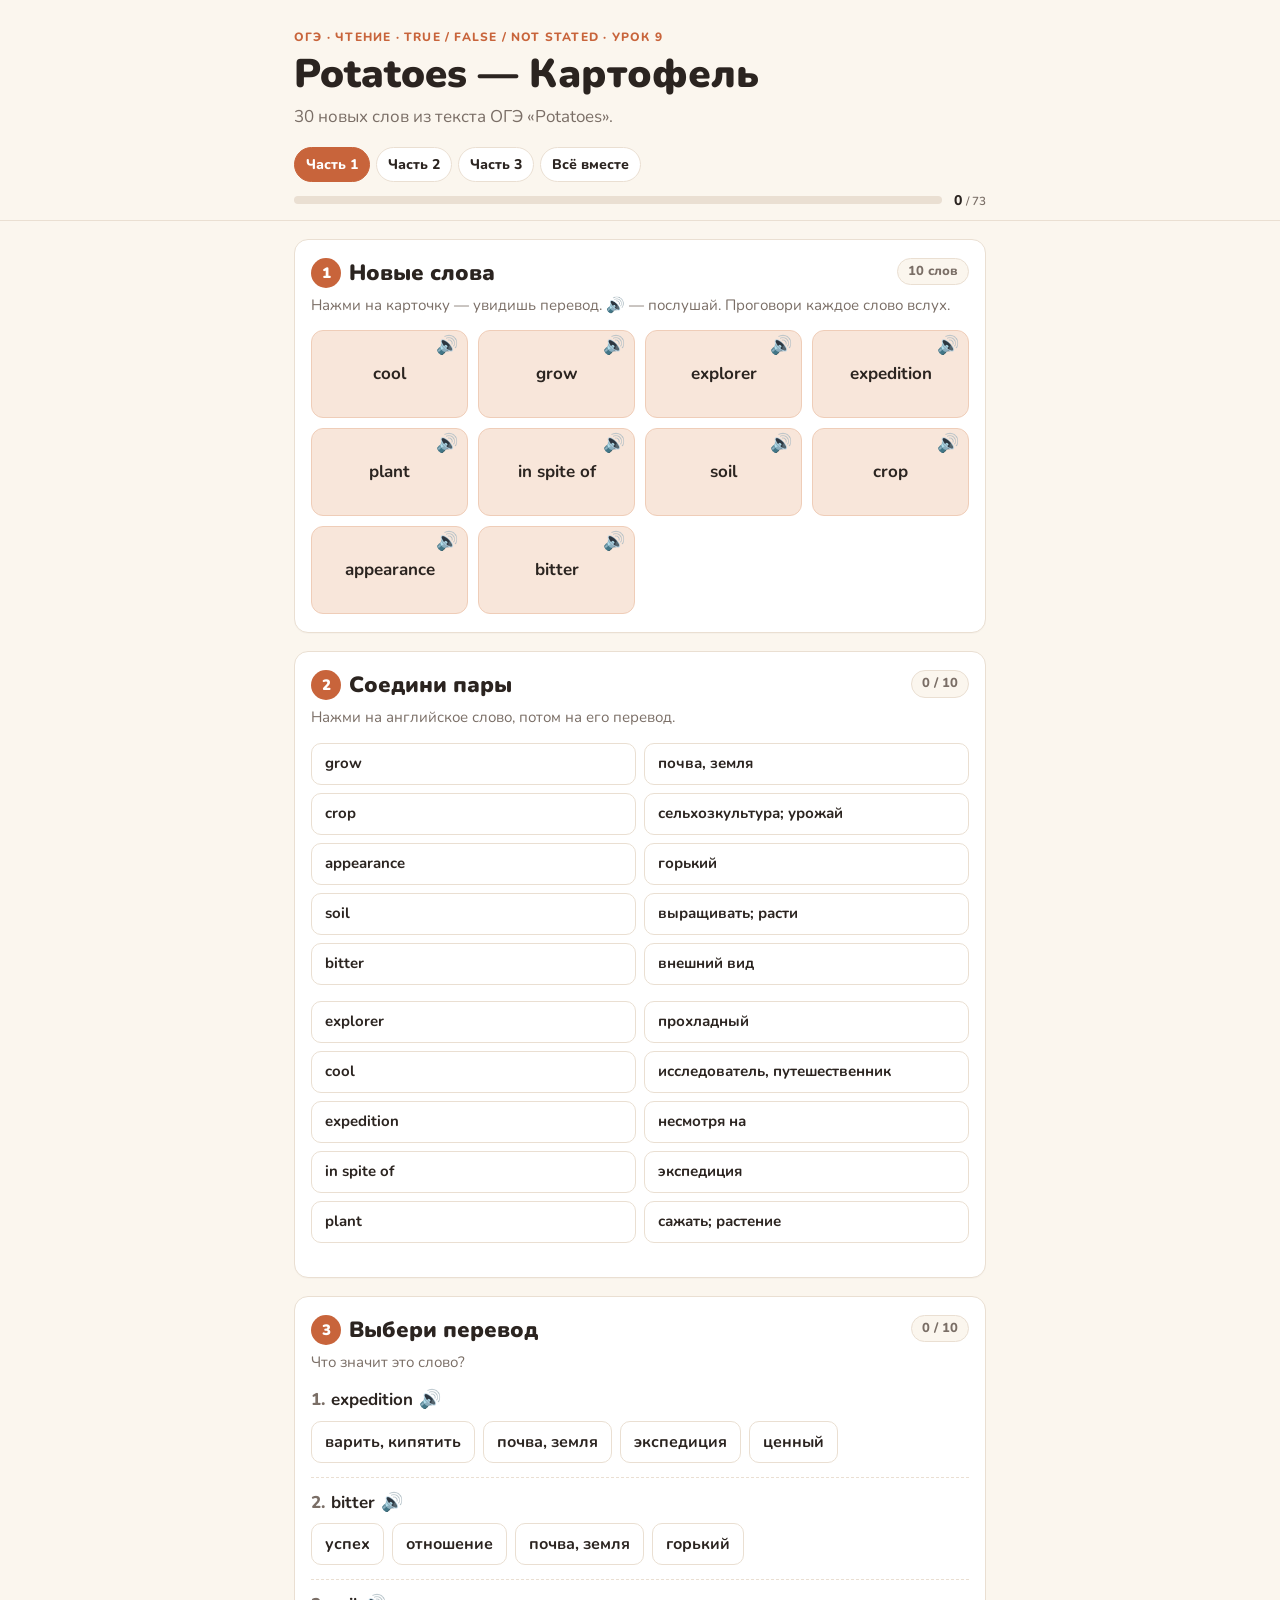
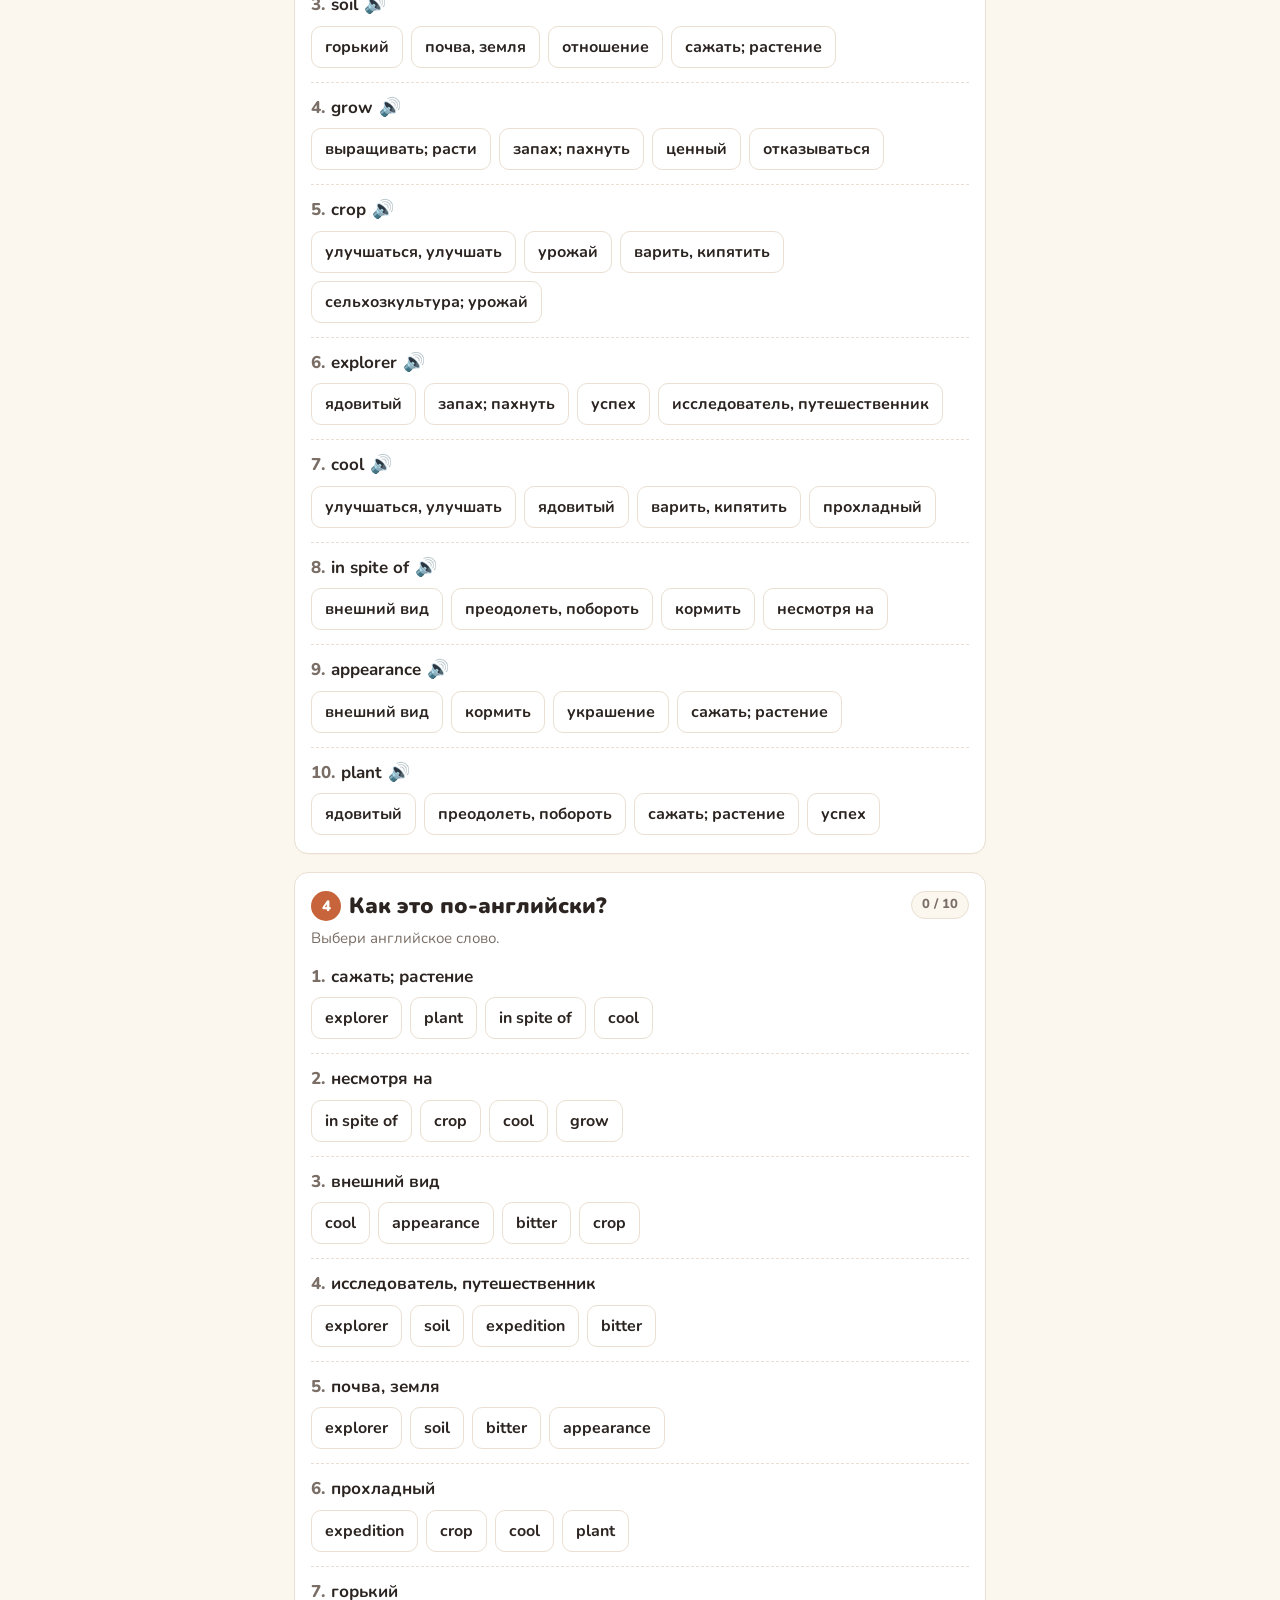
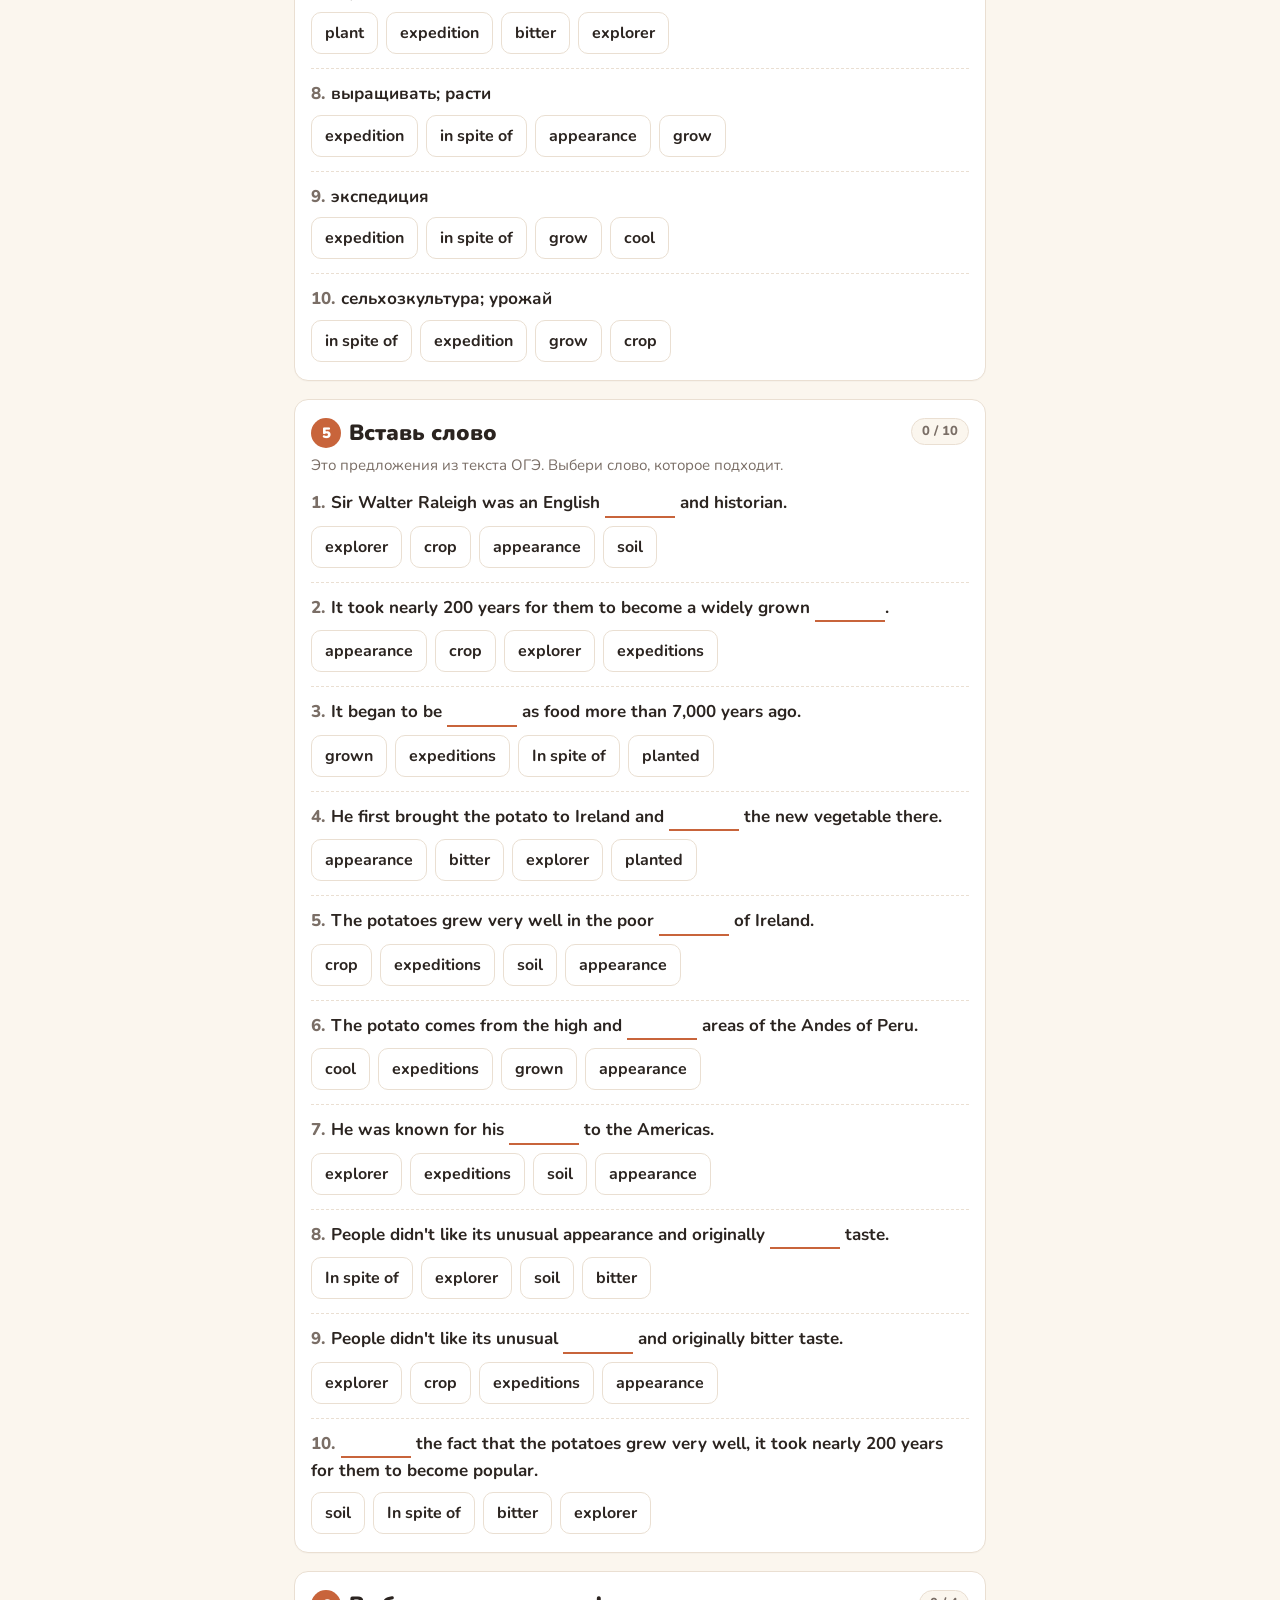
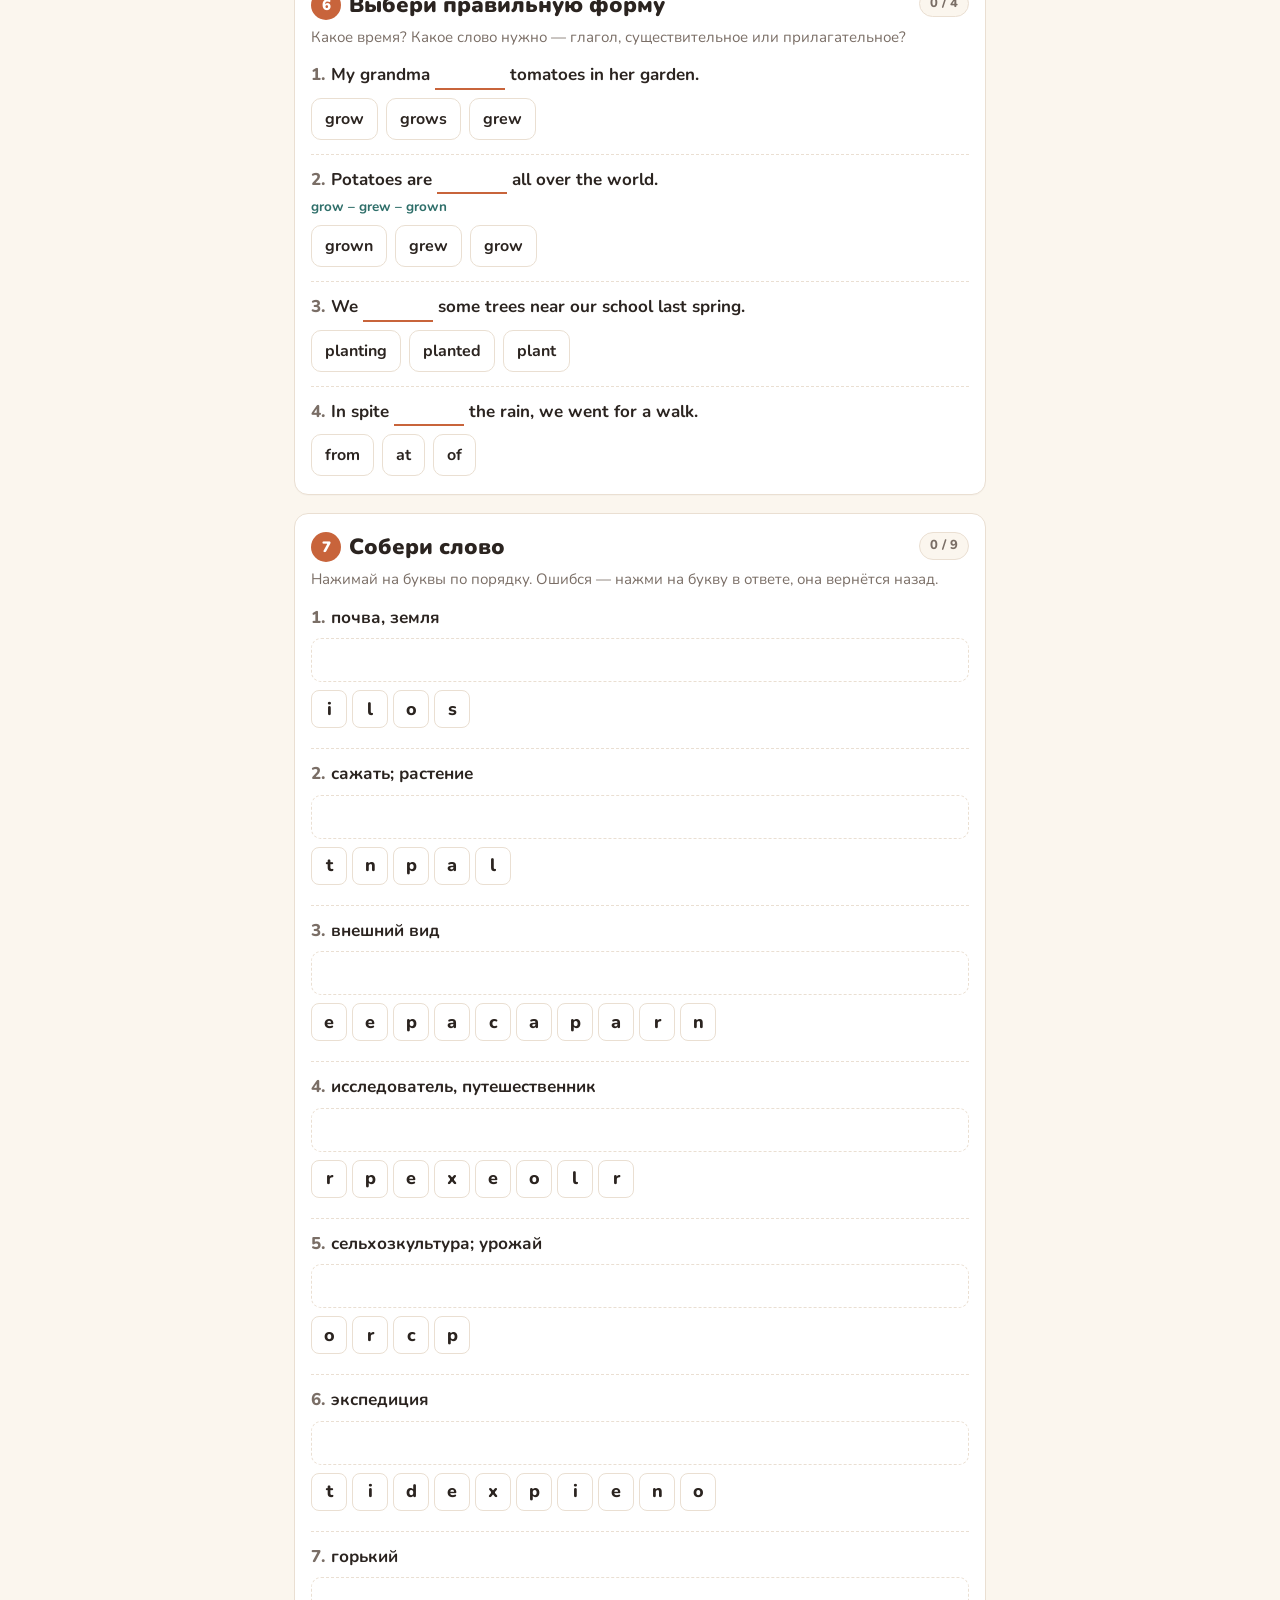
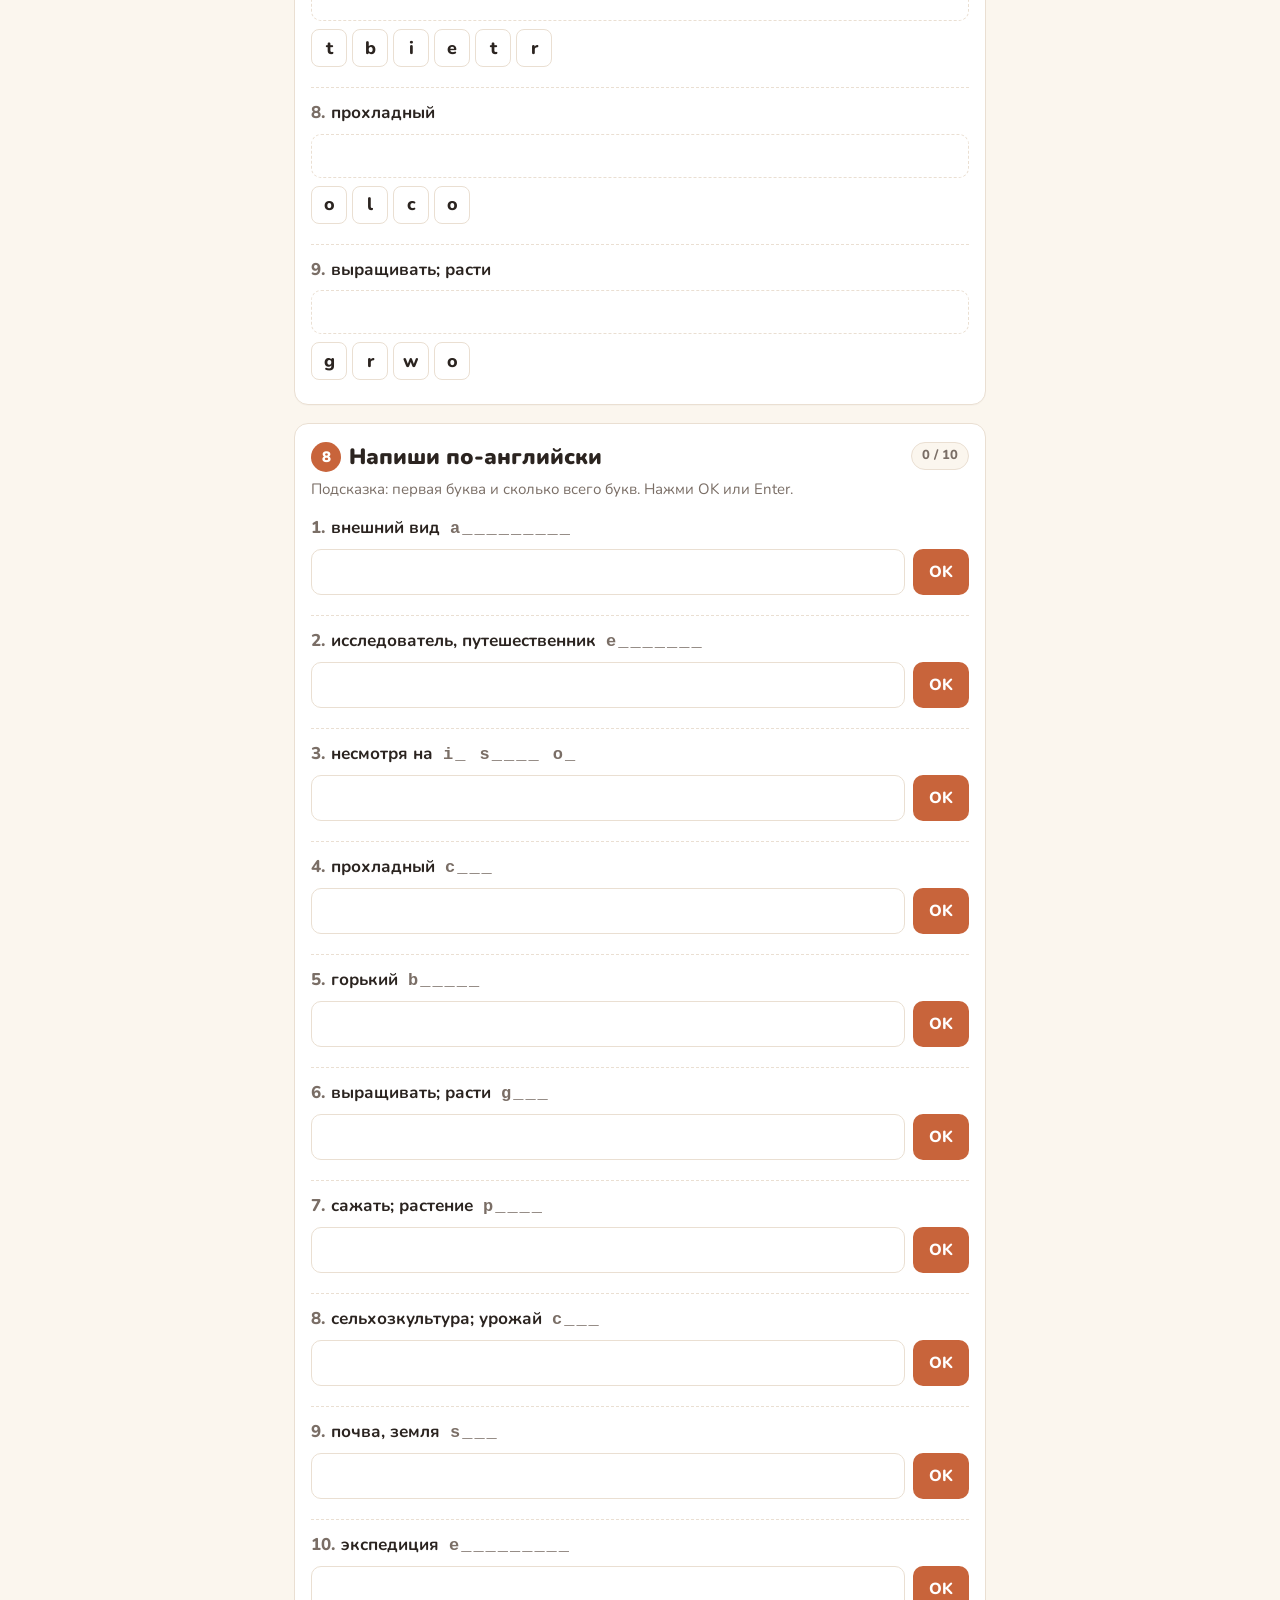
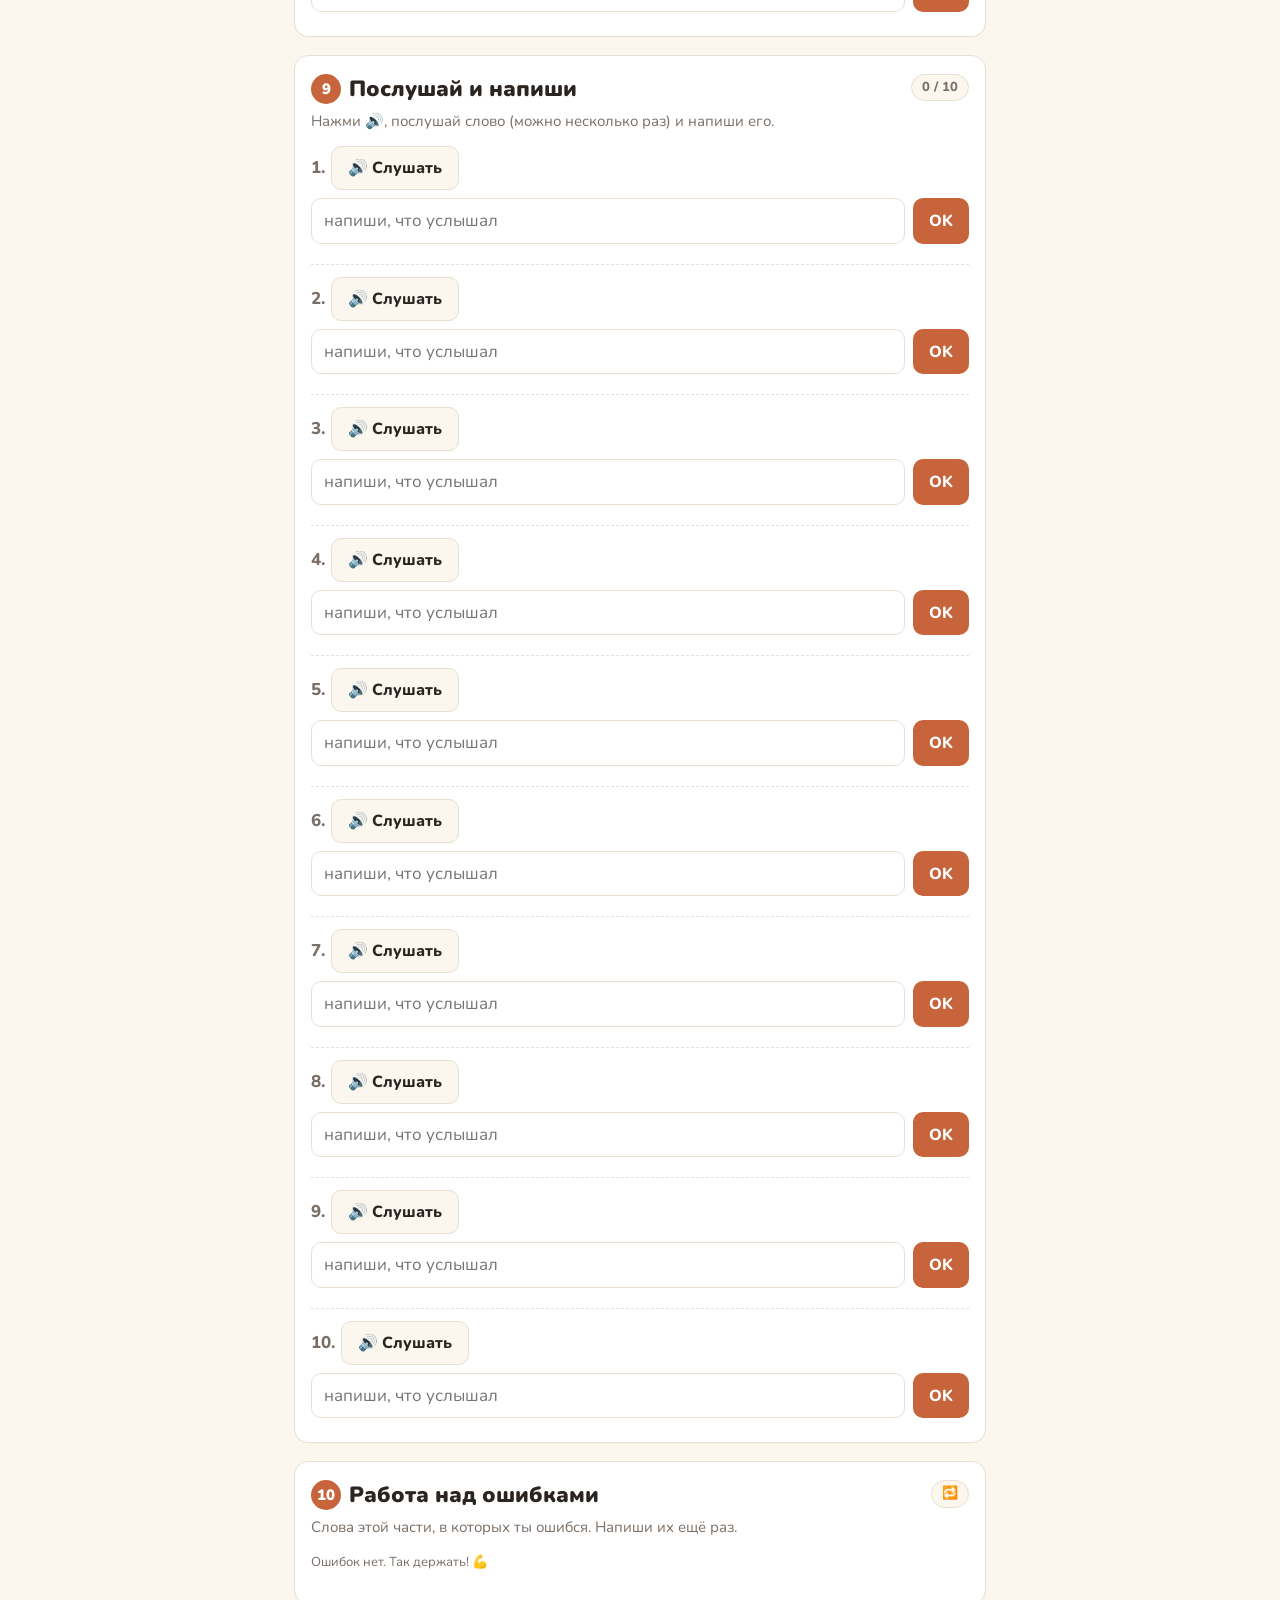
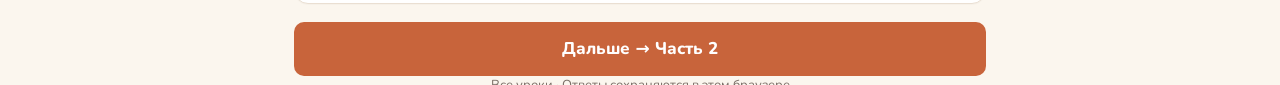
<file: t04.html>
<!DOCTYPE html>
<html lang="ru"><head><meta charset="utf-8">
<meta name="viewport" content="width=device-width,initial-scale=1,viewport-fit=cover">
<title>Урок 9 · Potatoes · Давид · ОГЭ</title>
<link rel="preconnect" href="https://fonts.googleapis.com"><link rel="preconnect" href="https://fonts.gstatic.com" crossorigin>
<link rel="stylesheet" href="https://fonts.googleapis.com/css2?family=Nunito:wght@400;600;700;800;900&display=swap">
<style>:root{
  --paper:#FBF6EE;--card:#FFFFFF;--ink:#2B2420;--muted:#7A6E66;--line:#EADFD2;
  --accent:#C8643B;--accent-soft:#F8E6DA;--teal:#2F6F6A;--teal-soft:#E1EFEC;
  --ok:#2E8B57;--ok-soft:#E0F2E7;--bad:#C0392B;--bad-soft:#FBE3DF;--mark:#FFE7A8;
  --r:14px;
  --font-display:"Nunito","Segoe UI",system-ui,-apple-system,sans-serif;
  --font-body:"Nunito","Segoe UI",system-ui,-apple-system,sans-serif;
}
*{box-sizing:border-box}
html{scroll-behavior:smooth;-webkit-text-size-adjust:100%}
body{margin:0;background:var(--paper);color:var(--ink);font-family:var(--font-body);font-size:17px;line-height:1.5}
.wrap{max-width:720px;margin:0 auto;padding:0 14px}
button{font:inherit;color:inherit;cursor:pointer}

/* hero */
.hero{padding-top:28px;padding-bottom:8px}
.eyebrow{font-size:12px;letter-spacing:.1em;text-transform:uppercase;color:var(--accent);font-weight:800;margin:0 0 6px}
h1{font-family:var(--font-display);font-weight:900;font-size:clamp(28px,7vw,40px);line-height:1.1;margin:0 0 8px}
.sub{margin:0;color:var(--muted)}

/* sticky progress */
.bar{position:sticky;top:0;z-index:20;background:rgba(251,246,238,.94);backdrop-filter:blur(6px);-webkit-backdrop-filter:blur(6px);border-bottom:1px solid var(--line)}
.bar .wrap{display:flex;align-items:center;gap:12px;padding-top:9px;padding-bottom:9px}
.track{flex:1;height:8px;background:var(--line);border-radius:99px;overflow:hidden}
.fill{height:100%;width:0;background:linear-gradient(90deg,var(--accent),#E39B5B);transition:width .4s}
.count{font-size:14px;font-weight:800;white-space:nowrap;font-variant-numeric:tabular-nums}
.count small{color:var(--muted);font-weight:600}

main{padding:6px 0 80px}
section.ex,a.ex{background:var(--card);border:1px solid var(--line);border-radius:var(--r);padding:18px 16px;margin-top:18px;box-shadow:0 1px 0 rgba(0,0,0,.02)}
.ex-head{display:flex;justify-content:space-between;align-items:flex-start;gap:10px}
h2{font-family:var(--font-display);font-weight:900;font-size:22px;line-height:1.2;margin:0}
h2 .n{display:inline-flex;align-items:center;justify-content:center;width:30px;height:30px;border-radius:50%;background:var(--accent);color:#fff;font-size:15px;margin-right:8px;vertical-align:2px}
.pill{flex:none;font-size:13px;font-weight:800;padding:3px 10px;border-radius:99px;background:var(--paper);border:1px solid var(--line);color:var(--muted);font-variant-numeric:tabular-nums}
.pill.done{background:var(--ok-soft);border-color:var(--ok);color:var(--ok)}
.instr{color:var(--muted);margin:6px 0 14px;font-size:15px}

/* flashcards */
.cards{display:grid;grid-template-columns:repeat(auto-fill,minmax(150px,1fr));gap:10px}
.fc{perspective:900px;height:112px;border:0;padding:0;background:none}
.fc-in{position:relative;width:100%;height:100%;transition:transform .45s;transform-style:preserve-3d}
.fc.flip .fc-in{transform:rotateY(180deg)}
.fc-f,.fc-b{position:absolute;inset:0;border-radius:12px;display:flex;flex-direction:column;align-items:center;justify-content:center;padding:8px;text-align:center;backface-visibility:hidden;-webkit-backface-visibility:hidden}
.fc-f{background:var(--accent-soft);border:1px solid #EFCDB8}
.fc-f b{font-size:17px;line-height:1.2}
.fc-f small{color:var(--muted);font-size:12px;margin-top:4px}
.fc-b{background:var(--teal-soft);border:1px solid #BFDCD7;transform:rotateY(180deg);font-size:15px;font-weight:700;color:var(--teal)}
.say{border:0;background:none;font-size:18px;padding:2px 6px;line-height:1}
.fc .say{position:absolute;top:4px;right:4px}

/* items */
.items{display:flex;flex-direction:column;gap:14px}
.it{border-top:1px dashed var(--line);padding-top:12px}
.it:first-child{border-top:0;padding-top:0}
.q{margin:0 0 8px;font-weight:700}
.q .k{color:var(--muted);font-weight:800;margin-right:6px;font-variant-numeric:tabular-nums}
.q .gap{display:inline-block;min-width:70px;border-bottom:2px solid var(--accent);text-align:center;color:var(--accent)}
.opts{display:flex;flex-wrap:wrap;gap:8px}
.opt{border:1.5px solid var(--line);background:#fff;border-radius:10px;padding:8px 13px;font-size:16px;font-weight:700;min-height:42px;text-align:left}
.opt:active{transform:scale(.98)}
.opt.ok{background:var(--ok-soft);border-color:var(--ok);color:var(--ok)}
.opt.bad{background:var(--bad-soft);border-color:var(--bad);color:var(--bad);text-decoration:line-through}
.opt[disabled]{cursor:default}
.locked .opt:not(.ok):not(.bad){opacity:.45}

/* match */
.mgroup{display:grid;grid-template-columns:1fr 1fr;gap:8px;margin-bottom:16px}
.mgroup .opt{width:100%;font-size:15px}
.mgroup .opt.sel{border-color:var(--accent);background:var(--accent-soft)}
.mgroup .opt.gone{background:var(--ok-soft);border-color:var(--ok);color:var(--ok);opacity:.6}
.mgroup .opt.shake{animation:sh .35s}
@keyframes sh{25%{transform:translateX(-5px)}75%{transform:translateX(5px)}}

/* typing */
.row{display:flex;gap:8px}
.inp{flex:1;min-width:0;font:inherit;font-size:17px;padding:9px 12px;border:1.5px solid var(--line);border-radius:10px;background:#fff;outline:none}
.inp:focus{border-color:var(--accent)}
.inp.ok{border-color:var(--ok);background:var(--ok-soft);color:var(--ok);font-weight:700}
.inp.bad{border-color:var(--bad);background:var(--bad-soft);color:var(--bad)}
.btn{border:0;background:var(--accent);color:#fff;border-radius:10px;padding:9px 16px;font-weight:800;font-size:16px}
.btn.ghost{background:var(--paper);color:var(--ink);border:1.5px solid var(--line)}
.btn.teal{background:var(--teal)}
.fb{font-size:14.5px;margin-top:6px;font-weight:700}
.fb.ok{color:var(--ok)}.fb.bad{color:var(--bad)}
.fb .right{color:var(--ink);background:var(--mark);padding:0 4px;border-radius:4px}

/* scramble */
.slots{min-height:44px;display:flex;flex-wrap:wrap;gap:5px;padding:6px;border:1.5px dashed var(--line);border-radius:10px;margin-bottom:8px}
.tile{border:1.5px solid var(--line);background:#fff;border-radius:8px;min-width:36px;height:38px;font-weight:800;font-size:18px;text-transform:lowercase}
.tile.used{visibility:hidden}
.slots .tile{background:var(--accent-soft);border-color:#EFCDB8}

/* reading */
.text p{margin:0 0 12px}
.text .lbl{display:inline-flex;width:26px;height:26px;border-radius:7px;background:var(--teal);color:#fff;font-weight:900;font-size:14px;align-items:center;justify-content:center;margin-right:6px}
.w{background:var(--mark);border-radius:4px;padding:0 2px;cursor:pointer;border-bottom:2px solid #E8C35A}
.tip{position:fixed;z-index:50;background:var(--ink);color:#fff;padding:7px 11px;border-radius:9px;font-size:15px;font-weight:700;max-width:260px;pointer-events:none;box-shadow:0 6px 20px rgba(0,0,0,.2)}
.qs{margin:0 0 14px;padding-left:22px}
.qs li{margin-bottom:4px}
.task-row{display:flex;align-items:center;gap:10px;margin-bottom:8px}
.task-row .lbl{flex:none}
.task-row select{flex:1;font:inherit;font-size:16px;padding:8px;border:1.5px solid var(--line);border-radius:10px;background:#fff}
.task-row select.ok{border-color:var(--ok);background:var(--ok-soft)}
.task-row select.bad{border-color:var(--bad);background:var(--bad-soft)}
.stmt{margin-bottom:12px}
.stmt p{margin:0 0 6px;font-weight:700}

/* hard words + final */
.hard{display:flex;flex-wrap:wrap;gap:6px;margin-bottom:12px}
.hard span{background:var(--bad-soft);color:var(--bad);border-radius:99px;padding:4px 10px;font-weight:700;font-size:14px}
.big{font-size:44px;font-weight:900;font-family:var(--font-display);line-height:1;margin:6px 0}
.actions{display:flex;flex-wrap:wrap;gap:8px;margin-top:12px}
.note{font-size:13px;color:var(--muted);margin-top:10px}
footer{color:var(--muted);font-size:13px;text-align:center;padding:24px 0 40px}
.task-row .lbl{display:inline-flex;width:30px;height:30px;border-radius:8px;background:var(--teal);color:#fff;font-weight:900;align-items:center;justify-content:center}
.task-row select{min-width:0;width:100%;text-overflow:ellipsis}
.fc{height:88px}
.bar .wrap{flex-direction:column;align-items:stretch;gap:8px}
.tabs{display:flex;gap:6px;overflow-x:auto;scrollbar-width:none}
.tabs::-webkit-scrollbar{display:none}
.tab{flex:none;border:1.5px solid var(--line);background:#fff;border-radius:99px;padding:6px 14px;font-weight:800;font-size:15px}
.tab.on{background:var(--accent);border-color:var(--accent);color:#fff}
.tab.done:not(.on){border-color:var(--ok);color:var(--ok)}
.tab small{font-weight:900}
.prog{display:flex;align-items:center;gap:12px}
.hint{color:var(--muted);font-family:ui-monospace,Menlo,monospace;letter-spacing:2px;font-weight:600}
.rule{font-size:13.5px;color:var(--teal);font-weight:700;margin-top:3px}
.intro{margin:18px 0 0;padding:12px 14px;background:var(--teal-soft);border-radius:12px;color:var(--teal);font-weight:700;font-size:15px}
.next{display:block;width:100%;margin-top:18px;padding:14px;font-size:17px}
.mcol{display:flex;flex-direction:column;gap:8px}
.ttl{margin:0 0 10px;text-align:center;font-size:20px}
.tiles{gap:5px}
.slots .tile{display:inline-flex;align-items:center;justify-content:center}
.tab{padding:6px 11px;font-size:14px}
</style></head><body>
<header class="hero wrap"><p class="eyebrow">ОГЭ · Чтение · True / False / Not stated · Урок 9</p><h1>Potatoes — Картофель</h1><p class="sub">30 новых слов из текста ОГЭ «Potatoes».</p></header>
<div class="bar"><div class="wrap"><nav class="tabs" id="tabs"></nav><div class="prog"><div class="track"><div class="fill" id="fill"></div></div><span class="count" id="cnt"></span></div></div></div>
<main class="wrap" id="main"></main>
<footer class="wrap"><a href="./" style="color:inherit">Все уроки</a> · Ответы сохраняются в этом браузере</footer>
<script>
const L = {
  id: "t04", short: "Урок 9 · Potatoes",
  eyebrow: "ОГЭ · Чтение · True / False / Not stated · Урок 9",
  title: "Potatoes — Картофель",
  sub: "30 новых слов из текста ОГЭ «Potatoes».",
  words: [
    { id: "cool", en: "cool", ru: "прохладный", pos: "adj", gap: "The potato comes from the high and ___ areas of the Andes of Peru.", ans: "cool" },
    { id: "grow", en: "grow", ru: "выращивать; расти", pos: "v", hl: ["grown", "grew", "growing"], gap: "It began to be ___ as food more than 7,000 years ago.", ans: "grown" },
    { id: "explorer", en: "explorer", ru: "исследователь, путешественник", pos: "n", gap: "Sir Walter Raleigh was an English ___ and historian.", ans: "explorer" },
    { id: "expedition", en: "expedition", ru: "экспедиция", pos: "n", hl: ["expeditions"], gap: "He was known for his ___ to the Americas.", ans: "expeditions" },
    { id: "plant", en: "plant", ru: "сажать; растение", pos: "v", hl: ["planted", "plants"], gap: "He first brought the potato to Ireland and ___ the new vegetable there.", ans: "planted" },
    { id: "inspite", en: "in spite of", ru: "несмотря на", pos: "ph", gap: "___ the fact that the potatoes grew very well, it took nearly 200 years for them to become popular.", ans: "In spite of" },
    { id: "soil", en: "soil", ru: "почва, земля", pos: "n", gap: "The potatoes grew very well in the poor ___ of Ireland.", ans: "soil" },
    { id: "crop", en: "crop", ru: "сельхозкультура; урожай", pos: "n", gap: "It took nearly 200 years for them to become a widely grown ___.", ans: "crop" },
    { id: "appearance", en: "appearance", ru: "внешний вид", pos: "n", gap: "People didn't like its unusual ___ and originally bitter taste.", ans: "appearance" },
    { id: "bitter", en: "bitter", ru: "горький", pos: "adj", gap: "People didn't like its unusual appearance and originally ___ taste.", ans: "bitter" },
    { id: "taste", en: "taste", ru: "вкус; пробовать на вкус", pos: "n", gap: "People didn't like its unusual appearance and originally bitter ___.", ans: "taste" },
    { id: "mention", en: "mention", ru: "упоминать", pos: "v", hl: ["mentioned"], gap: "Besides, the potato was not ___ in the Bible.", ans: "mentioned" },
    { id: "boil", en: "boil", ru: "варить, кипятить", pos: "v", hl: ["boiled"], gap: "The cooks brought to the royal table a dish of ___ leaves.", ans: "boiled" },
    { id: "poisonous", en: "poisonous", ru: "ядовитый", pos: "adj", gap: "They brought a dish of boiled leaves (which are very ___).", ans: "poisonous" },
    { id: "accept", en: "accept", ru: "принимать (соглашаться)", pos: "v", gap: "The only country which did not ___ potatoes was France.", ans: "accept" },
    { id: "overcome", en: "overcome", ru: "преодолеть, побороть", pos: "v", gap: "To ___ the negative attitude of the French people, the king wore a potato flower.", ans: "overcome" },
    { id: "attitude", en: "attitude", ru: "отношение", pos: "n", gap: "To overcome the negative ___ of the French people towards the new vegetable...", ans: "attitude" },
    { id: "decoration", en: "decoration", ru: "украшение", pos: "n", gap: "King Louis XVI started to wear a potato flower as a ___.", ans: "decoration" },
    { id: "refuse", en: "refuse", ru: "отказываться", pos: "v", hl: ["refused"], gap: "The farmers ___ to eat potatoes because of its unusual smell and taste.", ans: "refused" },
    { id: "smell", en: "smell", ru: "запах; пахнуть", pos: "n", gap: "The farmers refused to eat potatoes because of its unusual ___ and taste.", ans: "smell" },
    { id: "trick", en: "trick", ru: "обмануть, перехитрить; трюк", pos: "v", gap: "Then King Louis XVI decided to ___ his people.", ans: "trick" },
    { id: "value", en: "value", ru: "ценность, стоимость", pos: "n", gap: "In order to show the ___ of the potato, the king ordered to have it planted in a royal field.", ans: "value" },
    { id: "guard", en: "guard", ru: "охранник; охранять", pos: "n", hl: ["guards", "guarded"], gap: "The king put ___ to watch over the field.", ans: "guards" },
    { id: "valuable", en: "valuable", ru: "ценный", pos: "adj", gap: "They decided that the thing so carefully guarded must be ___.", ans: "valuable" },
    { id: "success", en: "success", ru: "успех", pos: "n", gap: "The king's plan was a ___.", ans: "success" },
    { id: "realize", en: "realize", ru: "осознать, понять", pos: "v", alt: ["realise"], hl: ["realized"], gap: "As Europeans began to grow potatoes, they ___ the advantages of the new vegetable.", ans: "realized" },
    { id: "harvest", en: "harvest", ru: "урожай", pos: "n", gap: "The potato ___ was enough to feed their own families.", ans: "harvest" },
    { id: "feed", en: "feed", ru: "кормить", pos: "v", gap: "The potato harvest was enough to ___ their own families.", ans: "feed" },
    { id: "improve", en: "improve", ru: "улучшаться, улучшать", pos: "v", hl: ["improved"], gap: "The health of the people ___ as they included potatoes in their diets.", ans: "improved" },
    { id: "diet", en: "diet", ru: "рацион, питание; диета", pos: "n", hl: ["diets"], gap: "The health of the people improved as they included potatoes in their ___.", ans: "diets" }
  ],
  forms: [
    { id: "grow", s: "My grandma ___ tomatoes in her garden.", o: ["grow", "grows", "grew"], a: "grows" },
    { id: "grow", s: "Potatoes are ___ all over the world.", o: ["grow", "grew", "grown"], a: "grown", ru: "grow – grew – grown" },
    { id: "plant", s: "We ___ some trees near our school last spring.", o: ["plant", "planted", "planting"], a: "planted" },
    { id: "inspite", s: "In spite ___ the rain, we went for a walk.", o: ["of", "from", "at"], a: "of" },
    { id: "taste", s: "This soup ___ delicious!", o: ["taste", "tastes", "tasty"], a: "tastes" },
    { id: "taste", s: "This cake is very ___.", o: ["taste", "tastes", "tasty"], a: "tasty" },
    { id: "mention", s: "Did he ___ his new job?", o: ["mention", "mentioned", "mentioning"], a: "mention", ru: "Did + глагол без окончаний" },
    { id: "poisonous", s: "Don't eat it — it's ___!", o: ["poison", "poisonous", "poisoned"], a: "poisonous" },
    { id: "refuse", s: "She ___ to help me yesterday.", o: ["refuse", "refused", "refusal"], a: "refused" },
    { id: "smell", s: "Your perfume ___ nice.", o: ["smell", "smells", "smelly"], a: "smells" },
    { id: "valuable", s: "This old ring is very ___.", o: ["value", "valuable", "values"], a: "valuable" },
    { id: "success", s: "The concert was a great ___.", o: ["success", "successful", "succeed"], a: "success" },
    { id: "success", s: "She is a very ___ singer.", o: ["success", "successful", "succeed"], a: "successful" },
    { id: "realize", s: "Suddenly I ___ that I had left my keys at home.", o: ["realize", "realized", "realization"], a: "realized" },
    { id: "feed", s: "Have you ___ the cat?", o: ["feed", "fed", "feeded"], a: "fed", ru: "feed – fed – fed" },
    { id: "improve", s: "My English has ___ a lot this year.", o: ["improve", "improved", "improvement"], a: "improved" },
    { id: "boil", s: "You need to ___ the water before you drink it.", o: ["boil", "boiled", "boiling"], a: "boil" }
  ],
  task: {
    type: "tfns", title: "Potatoes",
    paras: [
      "The potato comes from the high and cool areas of the Andes of Peru. It began to be grown as food more than 7,000 years ago. When Europeans came to South America, they took the potato back to Europe.",
      "In 1589, Sir Walter Raleigh, an English explorer and historian known for his expeditions to the Americas, first brought the potato to Ireland and planted the new vegetable there. In spite of the fact that the potatoes grew very well in the poor soil of Ireland, it took nearly 200 years for them to become a widely grown crop in Ireland and Great Britain. People didn’t like its unusual appearance and originally bitter taste. Besides, the potato was not mentioned in the Bible and it was often associated with the devil.",
      "According to legend, Sir Walter Raleigh presented potato plants to Queen Elizabeth I. A special royal potato dinner was made and the noble men were invited to taste the new American vegetable. But the royal cooks didn’t know how to cook potatoes: they cut off and threw away the ugly-looking tubers and brought to the royal table a dish of boiled leaves (which are very poisonous). Most of the guests died after that royal dinner and potatoes were forbidden for many years.",
      "Only two hundred years later farmers in Great Britain and Ireland began growing potatoes. Soon the rest of Europe started to follow Britain. The only country which did not accept potatoes was France. To overcome the negative attitude of the French people towards the new vegetable, King Louis XVI started to wear a potato flower as a decoration. He tried to make the people understand the benefit of potatoes as food. Even after the French king had given an order to his citizens to grow potatoes, they still were against the unfamiliar vegetable. The farmers refused to eat potatoes because of its unusual smell and taste. Then King Louis XVI decided to trick his people. In order to show the value of the potato, the king ordered to have it planted in a royal field and put guards to watch over the field. When the local farmers saw the guards at the royal field, they decided that the thing so carefully guarded must be valuable. One day, the guards were allowed to go off duty. The local farmers went into the field, dug out some potatoes and planted them in their fields. The king’s plan was a success. From this small start, the habit of growing and eating potatoes spread all over the country.",
      "As Europeans began to grow potatoes, they realized the advantages of the new vegetable. The potato harvest was enough to feed their own families and to sell some to the citizens of towns and cities. The new food stimulated the development of cities and industries. Besides, the health of the people improved as they included potatoes in their diets. Now the potato is grown and enjoyed everywhere."
    ],
    st: [
      { s: "Potatoes were the basic food for the people of Peru.", a: 3 },
      { s: "The British people liked potatoes at once.", a: 2 },
      { s: "The potato dish for the royal dinner was prepared in a wrong way.", a: 1 },
      { s: "King Louis XVI was against the idea of growing potatoes for food.", a: 2 },
      { s: "French farmers stole some potatoes from the King’s field.", a: 1 },
      { s: "The potato helped the development of the European countries.", a: 1 },
      { s: "Nowadays the potato is the most popular vegetable in Europe.", a: 3 }
    ]
  }
};

/* ===== David · OGE vocabulary engine. Expects const L = {...} defined before. ===== */
(function () {
const W = L.words, byId = Object.fromEntries(W.map(w => [w.id, w]));
const $ = (t, c, x) => { const e = document.createElement(t); if (c) e.className = c; if (x != null) e.textContent = x; return e; };
const norm = s => (s || "").toLowerCase().replace(/[’‘`]/g, "'").replace(/[.!?,;:]+/g, " ").replace(/\s+/g, " ").trim();

/* seeded random, so the page looks the same after reload */
let seed = [...L.id].reduce((a, c) => (a * 31 + c.charCodeAt(0)) >>> 0, 7);
const rnd = () => { seed |= 0; seed = seed + 0x6D2B79F5 | 0; let t = Math.imul(seed ^ seed >>> 15, 1 | seed); t = t + Math.imul(t ^ t >>> 7, 61 | t) ^ t; return ((t ^ t >>> 14) >>> 0) / 4294967296; };
const shuffle = a => { a = [...a]; for (let i = a.length - 1; i > 0; i--) { const j = Math.floor(rnd() * (i + 1)); [a[i], a[j]] = [a[j], a[i]]; } return a; };
const pick = (pool, n, not) => shuffle(pool.filter(x => !not.includes(x))).slice(0, n);

/* saved state */
const KEY = "david-oge-" + L.id;
let S = {}; try { S = JSON.parse(localStorage.getItem(KEY) || "{}") || {}; } catch (e) { S = {}; }
const save = () => { try { localStorage.setItem(KEY, JSON.stringify(S)); } catch (e) {} };
function mark(key, wid, ok, v) { if (S[key]) return; S[key] = { w: wid, ok: ok, v: v }; save(); upd(); }

/* speech */
let voice = null;
function pickVoice() { const vs = speechSynthesis.getVoices(); voice = vs.find(v => /en[-_]GB/i.test(v.lang)) || vs.find(v => /^en/i.test(v.lang)) || null; }
if ("speechSynthesis" in window) { pickVoice(); speechSynthesis.onvoiceschanged = pickVoice; }
function say(text) { if (!("speechSynthesis" in window)) return; speechSynthesis.cancel(); const u = new SpeechSynthesisUtterance(text); u.lang = "en-GB"; if (voice) u.voice = voice; u.rate = .85; speechSynthesis.speak(u); }
const sayBtn = text => { const b = $("button", "say", "🔊"); b.type = "button"; b.setAttribute("aria-label", "Послушать"); b.onclick = e => { e.stopPropagation(); say(text); }; return b; };

/* ===== layout: tabs ===== */
const main = document.getElementById("main");
const tabsNav = document.getElementById("tabs");
const TABS = [];
let CUR = null, secN = 0;
function newTab(label, title) {
  const btn = $("button", "tab", label); btn.type = "button"; const cnt = $("small"); btn.append(cnt); tabsNav.append(btn);
  const pane = $("div", "pane"); pane.hidden = true; main.append(pane);
  const t = { btn, cnt, pane, keys: [], sections: [], title }; TABS.push(t);
  btn.onclick = () => showTab(TABS.indexOf(t), true); CUR = t; secN = 0; return t;
}
function showTab(i, scroll) {
  TABS.forEach((t, j) => { t.pane.hidden = j !== i; t.btn.classList.toggle("on", j === i); });
  try { localStorage.setItem(KEY + "-tab", i); } catch (e) {}
  if (scroll) window.scrollTo({ top: document.querySelector(".bar").offsetTop, behavior: "smooth" });
  upd();
}
function section(title, instr) {
  const s = $("section", "ex"); const h = $("div", "ex-head"); const h2 = $("h2");
  h2.append($("span", "n", ++secN), title); const pill = $("span", "pill"); h.append(h2, pill); s.append(h);
  if (instr) s.append($("p", "instr", instr));
  CUR.pane.append(s); const rec = { s, pill, keys: [], tab: CUR, id: "t" + TABS.length + "s" + secN }; CUR.sections.push(rec); return rec;
}
function regKey(rec, i) { const key = rec.id + "-" + i; rec.keys.push(key); rec.tab.keys.push(key); return key; }

/* MCQ item */
function fillGap(q, ans) { const g = q.querySelector(".gap"); if (g) g.textContent = ans; }
function qLine(k, html) { const p = $("p", "q"); p.append($("span", "k", k + ".")); const t = $("span"); t.innerHTML = html; p.append(t); return p; }
const esc = s => String(s).replace(/[&<>"]/g, c => ({ "&": "&amp;", "<": "&lt;", ">": "&gt;", '"': "&quot;" }[c]));
const gapHtml = s => esc(s).replace("___", '<span class="gap">&nbsp;</span>');
function mcq(rec, i, wid, qNode, options, answer) {
  const key = regKey(rec, i);
  const it = $("div", "it"); it.append(qNode); const box = $("div", "opts"); it.append(box);
  const btns = options.map(o => { const b = $("button", "opt", o); b.type = "button"; box.append(b); return b; });
  const lock = chosen => { box.classList.add("locked"); btns.forEach(b => { b.disabled = true; if (b.textContent === answer) b.classList.add("ok"); else if (b.textContent === chosen) b.classList.add("bad"); }); fillGap(qNode, answer); };
  btns.forEach(b => b.onclick = () => { const ok = b.textContent === answer; mark(key, wid, ok, b.textContent); lock(b.textContent); if (rec.speak) say(answer); });
  if (S[key]) lock(S[key].v);
  return it;
}
/* typing item */
const hint = en => en.split(" ").map(p => p[0] + "_".repeat(Math.max(0, p.length - 1))).join("  ");
const hintHtml = w => esc(w.ru) + ' &nbsp;<span class="hint">' + esc(hint(w.en)) + "</span>";
function typing(rec, i, wid, qNode, answers, opts = {}) {
  const key = regKey(rec, i);
  const it = $("div", "it"); it.append(qNode);
  const row = $("div", "row"); const inp = $("input", "inp"); inp.type = "text"; inp.autocomplete = "off"; inp.autocapitalize = "off"; inp.spellcheck = false; inp.setAttribute("autocorrect", "off");
  if (opts.ph) inp.placeholder = opts.ph;
  const b = $("button", "btn", "OK"); b.type = "button"; row.append(inp, b); it.append(row);
  const fb = $("div", "fb"); it.append(fb);
  const lock = (v, ok) => { inp.value = v; inp.disabled = true; b.style.display = "none"; inp.classList.add(ok ? "ok" : "bad");
    fb.className = "fb " + (ok ? "ok" : "bad"); fb.innerHTML = ok ? "Верно! " : 'Правильно: <span class="right">' + esc(answers[0]) + "</span> "; fb.append(sayBtn(answers[0])); };
  const check = () => { const v = inp.value.trim(); if (!v) return; const ok = answers.some(a => norm(a) === norm(v)); mark(key, wid, ok, v); lock(v, ok); say(answers[0]); };
  b.onclick = check; inp.onkeydown = e => { if (e.key === "Enter") check(); };
  if (S[key]) lock(S[key].v, S[key].ok);
  return it;
}
const answersOf = w => [w.en, ...(w.alt || [])];

/* ===== exercise builders ===== */
function exCards(ws) {
  const r = section("Новые слова", "Нажми на карточку — увидишь перевод. 🔊 — послушай. Проговори каждое слово вслух.");
  const g = $("div", "cards");
  ws.forEach(w => { const c = $("button", "fc"); c.type = "button"; const inn = $("div", "fc-in"); const f = $("div", "fc-f"); f.append($("b", null, w.en));
    inn.append(f, $("div", "fc-b", w.ru)); c.append(inn, sayBtn(w.en)); c.onclick = () => { c.classList.toggle("flip"); if (c.classList.contains("flip")) say(w.en); }; g.append(c); });
  r.s.append(g); r.pill.textContent = ws.length + " слов"; r.static = true;
}
function exMatch(ws) {
  const r = section("Соедини пары", "Нажми на английское слово, потом на его перевод.");
  const sh = shuffle(ws); const groups = []; for (let i = 0; i < sh.length; i += 5) groups.push(sh.slice(i, i + 5));
  if (groups.length > 1 && groups[groups.length - 1].length < 3) groups[groups.length - 2].push(...groups.pop());
  let idx = 0;
  groups.forEach(gr => {
    const box = $("div", "mgroup"); const c1 = $("div", "mcol"), c2 = $("div", "mcol"); box.append(c1, c2);
    let sel = null; const miss = {}; const lb = {}, rb = {};
    const items = gr.map(w => ({ w, key: regKey(r, idx++) }));
    items.forEach(it => { const b = $("button", "opt", it.w.en); b.type = "button"; lb[it.w.id] = b; b.onclick = () => { if (b.classList.contains("gone")) return; Object.values(lb).forEach(x => x.classList.remove("sel")); b.classList.add("sel"); sel = it; say(it.w.en); }; c1.append(b); });
    shuffle(items).forEach(({ w }) => { const b = $("button", "opt", w.ru); b.type = "button"; rb[w.id] = b; c2.append(b);
      b.onclick = () => { if (!sel || b.classList.contains("gone")) return;
        if (sel.w.id === w.id) { lb[w.id].classList.remove("sel"); lb[w.id].classList.add("gone"); b.classList.add("gone"); mark(sel.key, w.id, !miss[w.id], w.ru); sel = null; }
        else { miss[sel.w.id] = true; b.classList.add("shake"); setTimeout(() => b.classList.remove("shake"), 400); } }; });
    items.forEach(({ w, key }) => { if (S[key]) { lb[w.id].classList.add("gone"); rb[w.id].classList.add("gone"); } });
    r.s.append(box);
  });
}
function exEnRu(ws) {
  const r = section("Выбери перевод", "Что значит это слово?");
  const box = $("div", "items"); const pool = W.map(w => w.ru);
  shuffle(ws).forEach((w, i) => { const q = qLine(i + 1, "<b>" + esc(w.en) + "</b>"); q.append(sayBtn(w.en)); box.append(mcq(r, i, w.id, q, shuffle([w.ru, ...pick(ws.map(x => x.ru).concat(pool).filter((x, j, a) => a.indexOf(x) === j), 3, [w.ru])]), w.ru)); });
  r.s.append(box);
}
function exRuEn(ws) {
  const r = section("Как это по-английски?", "Выбери английское слово.");
  r.speak = true; const box = $("div", "items"); const pool = ws.map(x => x.en);
  shuffle(ws).forEach((w, i) => box.append(mcq(r, i, w.id, qLine(i + 1, esc(w.ru)), shuffle([w.en, ...pick(pool, 3, [w.en])]), w.en)));
  r.s.append(box);
}
function exGap(ws) {
  const r = section("Вставь слово", "Это предложения из текста ОГЭ. Выбери слово, которое подходит.");
  r.speak = true; const box = $("div", "items");
  shuffle(ws.filter(w => w.gap)).forEach((w, i) => {
    const same = ws.filter(x => x.pos === w.pos && x.id !== w.id).map(x => x.ans);
    const pool = same.length >= 3 ? same : ws.filter(x => x.id !== w.id).map(x => x.ans);
    box.append(mcq(r, i, w.id, qLine(i + 1, gapHtml(w.gap)), shuffle([w.ans, ...pick(pool, 3, [w.ans])]), w.ans));
  });
  r.s.append(box);
}
function exForms(fs) {
  if (!fs.length) return;
  const r = section("Выбери правильную форму", "Какое время? Какое слово нужно — глагол, существительное или прилагательное?");
  r.speak = true; const box = $("div", "items");
  fs.forEach((f, i) => { const q = qLine(i + 1, gapHtml(f.s)); if (f.ru) q.append($("div", "rule", f.ru)); box.append(mcq(r, i, f.id, q, shuffle(f.o), f.a)); });
  r.s.append(box);
}
function exScramble(ws) {
  const list = shuffle(ws.filter(w => /^[a-z]+$/i.test(w.en) && w.en.length >= 4));
  if (!list.length) return;
  const r = section("Собери слово", "Нажимай на буквы по порядку. Ошибся — нажми на букву в ответе, она вернётся назад.");
  const box = $("div", "items");
  list.forEach((w, i) => {
    const key = regKey(r, i);
    const it = $("div", "it"); it.append(qLine(i + 1, esc(w.ru)));
    const slots = $("div", "slots"); const pool = $("div", "opts tiles"); it.append(slots, pool); const fb = $("div", "fb"); it.append(fb);
    let letters = shuffle([...w.en.toLowerCase()]); if (letters.join("") === w.en.toLowerCase()) letters = letters.reverse();
    let wrong = false; const chosen = [];
    const done = ok => { slots.innerHTML = ""; [...w.en].forEach(ch => slots.append($("span", "tile", ch))); pool.remove(); fb.className = "fb " + (ok ? "ok" : "bad"); fb.textContent = ok ? "Верно! " : "Получилось не с первого раза "; fb.append(sayBtn(w.en)); slots.style.borderColor = ok ? "var(--ok)" : "var(--bad)"; };
    letters.forEach(ch => { const t = $("button", "tile", ch); t.type = "button"; pool.append(t);
      t.onclick = () => { if (t.classList.contains("used")) return; t.classList.add("used"); const s = $("button", "tile", ch); s.type = "button"; slots.append(s); chosen.push({ t, s });
        s.onclick = () => { t.classList.remove("used"); s.remove(); chosen.splice(chosen.findIndex(c => c.s === s), 1); };
        if (chosen.length === letters.length) { const v = chosen.map(c => c.s.textContent).join("");
          if (v === w.en.toLowerCase()) { mark(key, w.id, !wrong, v); done(!wrong); say(w.en); }
          else { wrong = true; fb.className = "fb bad"; fb.textContent = "Не так. Нажми на буквы в ответе и попробуй ещё раз."; } } }; });
    if (S[key]) done(S[key].ok);
    box.append(it);
  });
  r.s.append(box);
}
function exType(ws, title) {
  const r = section(title || "Напиши по-английски", "Подсказка: первая буква и сколько всего букв. Нажми OK или Enter.");
  const box = $("div", "items");
  shuffle(ws).forEach((w, i) => box.append(typing(r, i, w.id, qLine(i + 1, hintHtml(w)), answersOf(w))));
  r.s.append(box);
}
function exListen(ws) {
  const r = section("Послушай и напиши", "Нажми 🔊, послушай слово (можно несколько раз) и напиши его.");
  const box = $("div", "items");
  shuffle(ws).forEach((w, i) => { const q = $("p", "q"); q.append($("span", "k", (i + 1) + ".")); const b = $("button", "btn ghost", "🔊 Слушать"); b.type = "button"; b.onclick = () => say(w.en); q.append(b); box.append(typing(r, i, w.id, q, answersOf(w), { ph: "напиши, что услышал" })); });
  r.s.append(box);
}
function exRetry(getWords, title, instr) {
  const r = section(title, instr); r.static = true; r.pill.textContent = "🔁";
  const box = $("div"); r.s.append(box); r.render = () => {
    box.innerHTML = ""; const hw = getWords();
    if (!hw.length) { box.append($("p", "note", "Ошибок нет. Так держать! 💪")); return; }
    const chips = $("div", "hard"); hw.forEach(w => chips.append($("span", null, w.en + " — " + w.ru))); box.append(chips);
    const b = $("button", "btn", "Повторить эти слова"); b.type = "button"; box.append(b);
    b.onclick = () => { b.remove(); const list = $("div", "items"); list.style.marginTop = "12px";
      shuffle(hw).forEach((w, i) => { const it = $("div", "it"); it.append(qLine(i + 1, hintHtml(w)));
        const row = $("div", "row"); const inp = $("input", "inp"); inp.autocapitalize = "off"; inp.autocomplete = "off"; inp.spellcheck = false; const ok = $("button", "btn", "OK"); ok.type = "button"; row.append(inp, ok); const fb = $("div", "fb"); it.append(row, fb);
        const chk = () => { const good = answersOf(w).some(a => norm(a) === norm(inp.value)); say(w.en); if (good) { inp.className = "inp ok"; inp.disabled = true; ok.remove(); fb.className = "fb ok"; fb.textContent = "Верно!"; } else { inp.className = "inp bad"; fb.className = "fb bad"; fb.innerHTML = 'Правильно: <span class="right">' + esc(w.en) + "</span> — напиши ещё раз"; inp.value = ""; inp.focus(); } };
        ok.onclick = chk; inp.onkeydown = e => { if (e.key === "Enter") chk(); }; list.append(it); });
      box.append(list); r.frozen = true; };
  };
  return r;
}
const RETRY = [];
function hardWords(keys) { const h = {}; keys.forEach(k => { const x = S[k]; if (x && x.w && !x.ok) h[x.w] = 1; }); return Object.keys(h).filter(id => byId[id]).map(id => byId[id]); }
function nextBtn(i, label) { const b = $("button", "btn next", label); b.type = "button"; b.onclick = () => showTab(i, true); CUR.pane.append(b); }

/* ===== text highlighting ===== */
const forms = []; W.forEach(w => { [w.en, w.ans, ...(w.hl || [])].filter(Boolean).forEach(f => forms.push([f.toLowerCase().replace(/’/g, "'"), w])); });
forms.sort((a, b) => b[0].length - a[0].length);
const re = new RegExp("\\b(" + forms.map(f => f[0].replace(/[.*+?^${}()|[\]\\]/g, "\\$&").replace(/'/g, "['’]")).join("|") + ")\\b", "gi");
const fmap = Object.fromEntries(forms.map(f => [f[0], f[1]]));
function hl(text) { return esc(text).replace(re, m => { const w = fmap[m.toLowerCase().replace(/’/g, "'")]; return w ? '<span class="w" data-ru="' + esc(w.ru) + '" data-en="' + esc(w.en) + '">' + m + "</span>" : m; }); }
const tip = $("div", "tip"); tip.style.display = "none"; document.body.append(tip);
document.addEventListener("click", e => { const t = e.target.closest(".w"); if (!t) { tip.style.display = "none"; return; } say(t.dataset.en); tip.textContent = t.dataset.ru; tip.style.display = "block"; const rc = t.getBoundingClientRect(); tip.style.left = Math.max(8, Math.min(innerWidth - 270, rc.left)) + "px"; tip.style.top = (rc.bottom + 6) + "px"; });
addEventListener("scroll", () => tip.style.display = "none", { passive: true });

/* ===== build tabs ===== */
const N = 3, size = Math.ceil(W.length / N);
const parts = []; for (let i = 0; i < N; i++) parts.push(W.slice(i * size, (i + 1) * size));
parts.forEach((ws, i) => {
  const t = newTab("Часть " + (i + 1), ws);
  const ids = new Set(ws.map(w => w.id));
  exCards(ws); exMatch(ws); exEnRu(ws); exRuEn(ws); exGap(ws);
  exForms((L.forms || []).filter(f => ids.has(f.id)));
  exScramble(ws); exType(ws); exListen(ws);
  RETRY.push({ r: exRetry(() => hardWords(t.keys), "Работа над ошибками", "Слова этой части, в которых ты ошибся. Напиши их ещё раз."), t });
  nextBtn(i + 1, i < N - 1 ? "Дальше → Часть " + (i + 2) : "Дальше → Всё вместе");
});
{
  const t = newTab("Всё вместе", W);
  t.pane.append($("p", "intro", "Все 30 слов вперемешку. Сделай эту вкладку, когда пройдёшь три части — лучше на следующий день."));
  exMatch(W); exGap(W); exType(W, "Напиши по-английски — все слова");
  const r = section("Прочитай текст", "Это настоящий текст из ОГЭ. Новые слова выделены — нажми на слово, если забыл перевод.");
  r.static = true; r.pill.textContent = "📖";
  const tx = $("div", "text");
  if (L.task.title) tx.append($("h3", "ttl", L.task.title));
  if (L.task.parts) L.task.parts.forEach(p => { const el = $("p"); el.innerHTML = '<span class="lbl">' + p.l + "</span>" + hl(p.t); tx.append(el); });
  else L.task.paras.forEach(p => { const el = $("p"); el.innerHTML = hl(p); tx.append(el); });
  r.s.append(tx);
  const T = L.task;
  if (T.type === "headings") {
    const r2 = section("Задание ОГЭ", "Определи, в каком тексте A–F есть ответ на каждый вопрос 1–7. Один вопрос лишний. Можно листать вверх и перечитывать текст.");
    const ol = $("ol", "qs"); T.questions.forEach(q => ol.append($("li", null, q))); r2.s.append(ol);
    const sels = {};
    T.parts.forEach((p, i) => { const key = regKey(r2, i); const row = $("div", "task-row"); row.append($("span", "lbl", p.l));
      const s = $("select"); s.append(new Option("— номер вопроса —", "")); T.questions.forEach((q, j) => s.append(new Option(String(j + 1), j + 1))); row.append(s); r2.s.append(row); sels[p.l] = { s, key }; });
    const b = $("button", "btn teal", "Проверить"); b.type = "button"; const fb = $("div", "fb"); r2.s.append(b, fb);
    const show = () => { let n = 0; T.parts.forEach(p => { const { s, key } = sels[p.l]; s.value = S[key].v; const ok = +S[key].v === T.key[p.l]; if (ok) n++; s.className = ok ? "ok" : "bad"; s.disabled = true; }); b.style.display = "none"; fb.className = "fb " + (n === T.parts.length ? "ok" : "bad"); fb.innerHTML = "Правильно " + n + " из " + T.parts.length + ". " + (n < T.parts.length ? "Ответы: " + T.parts.map(p => p.l + "–" + T.key[p.l]).join(", ") + ". Лишний вопрос — " + T.extra + "." : "Отлично!"); };
    b.onclick = () => { if (T.parts.some(p => !sels[p.l].s.value)) { fb.className = "fb bad"; fb.textContent = "Выбери номер вопроса для каждого текста."; return; } T.parts.forEach(p => { const { s, key } = sels[p.l]; mark(key, null, +s.value === T.key[p.l], s.value); }); show(); };
    if (T.parts.every(p => S[sels[p.l].key])) show();
  } else {
    const r2 = section("Задание ОГЭ", "True — так сказано в тексте. False — в тексте сказано обратное. Not stated — в тексте об этом ничего нет.");
    const box = $("div", "items"); const lab = ["True", "False", "Not stated"];
    T.st.forEach((st, i) => box.append(mcq(r2, i, null, qLine(i + 1, esc(st.s)), lab, lab[st.a - 1])));
    r2.s.append(box);
  }
  RETRY.push({ r: exRetry(() => hardWords(Object.keys(S)), "Все трудные слова урока", "Все слова, в которых были ошибки, во всех частях. Повтори их ещё раз."), t });
  const fin = section("Мой результат", null); fin.static = true; fin.pill.textContent = "🏁";
  const finBox = $("div"); fin.s.append(finBox);
  window.__renderFin = () => {
    const all = TABS.flatMap(t => t.keys); const done = all.filter(k => S[k]).length, ok = all.filter(k => S[k] && S[k].ok).length; const pct = done ? Math.round(ok / done * 100) : 0;
    finBox.innerHTML = ""; finBox.append($("div", "big", done + " / " + all.length));
    const lines = TABS.map(t => t.btn.firstChild.textContent + ": " + t.keys.filter(k => S[k]).length + "/" + t.keys.length);
    finBox.append($("p", "note", "Выполнено " + done + " заданий из " + all.length + (done ? ", с первого раза верно " + pct + "%" : "") + ". " + lines.join(" · ")));
    const a = $("div", "actions");
    const send = $("button", "btn teal", "Отправить результат учителю"); send.type = "button";
    send.onclick = async () => { const hw = hardWords(Object.keys(S)); const txt = "Давид · " + L.short + "\n" + lines.join("\n") + "\nВсего: " + done + "/" + all.length + ", верно с первого раза " + pct + "%\n" + (hw.length ? "Трудные слова: " + hw.map(w => w.en).join(", ") : "Ошибок нет!");
      try { if (navigator.share) { await navigator.share({ text: txt }); return; } } catch (e) { if (e && e.name === "AbortError") return; }
      try { await navigator.clipboard.writeText(txt); send.textContent = "Скопировано — вставь в сообщение ✓"; } catch (e) { prompt("Скопируй и отправь:", txt); } };
    const reset = $("button", "btn ghost", "Начать урок заново"); reset.type = "button";
    reset.onclick = () => { if (confirm("Стереть все ответы во всех частях и начать заново?")) { S = {}; save(); location.reload(); } };
    a.append(send, reset); finBox.append(a);
  };
}

/* ===== progress ===== */
function upd() {
  const t = TABS.find(t => !t.pane.hidden) || TABS[0];
  const d = t.keys.filter(k => S[k]).length;
  document.getElementById("cnt").innerHTML = d + " <small>/ " + t.keys.length + "</small>";
  document.getElementById("fill").style.width = (t.keys.length ? d / t.keys.length * 100 : 0) + "%";
  TABS.forEach(x => { const n = x.keys.filter(k => S[k]).length; x.cnt.textContent = n === x.keys.length ? " ✓" : ""; x.btn.classList.toggle("done", n === x.keys.length); });
  TABS.forEach(x => x.sections.forEach(r => { if (r.static) return; const n = r.keys.filter(k => S[k]).length; r.pill.textContent = n + " / " + r.keys.length; r.pill.classList.toggle("done", n === r.keys.length); }));
  RETRY.forEach(x => { if (!x.r.frozen) x.r.render(); });
  window.__renderFin && window.__renderFin();
}
let start = 0; try { start = +(localStorage.getItem(KEY + "-tab") || 0); } catch (e) {}
showTab(Math.min(start, TABS.length - 1), false);
})();

</script></body></html>
</file>
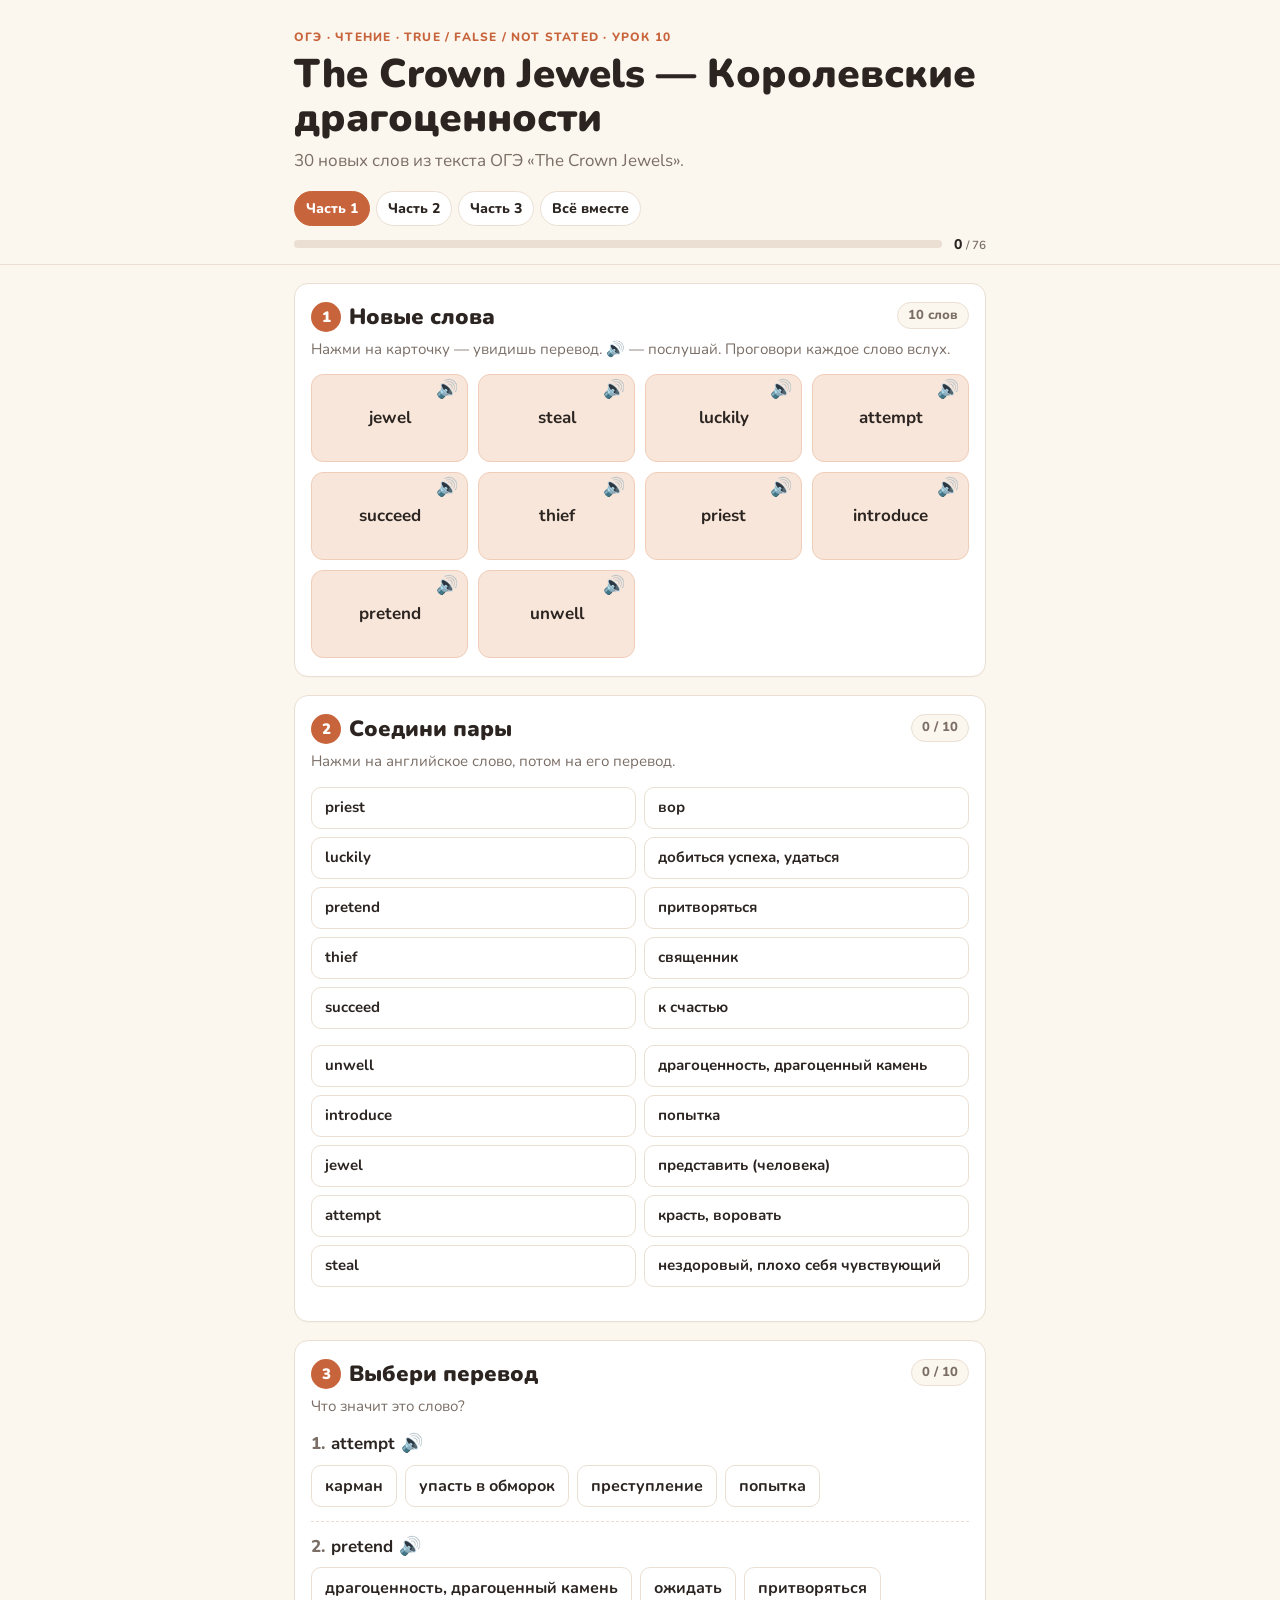
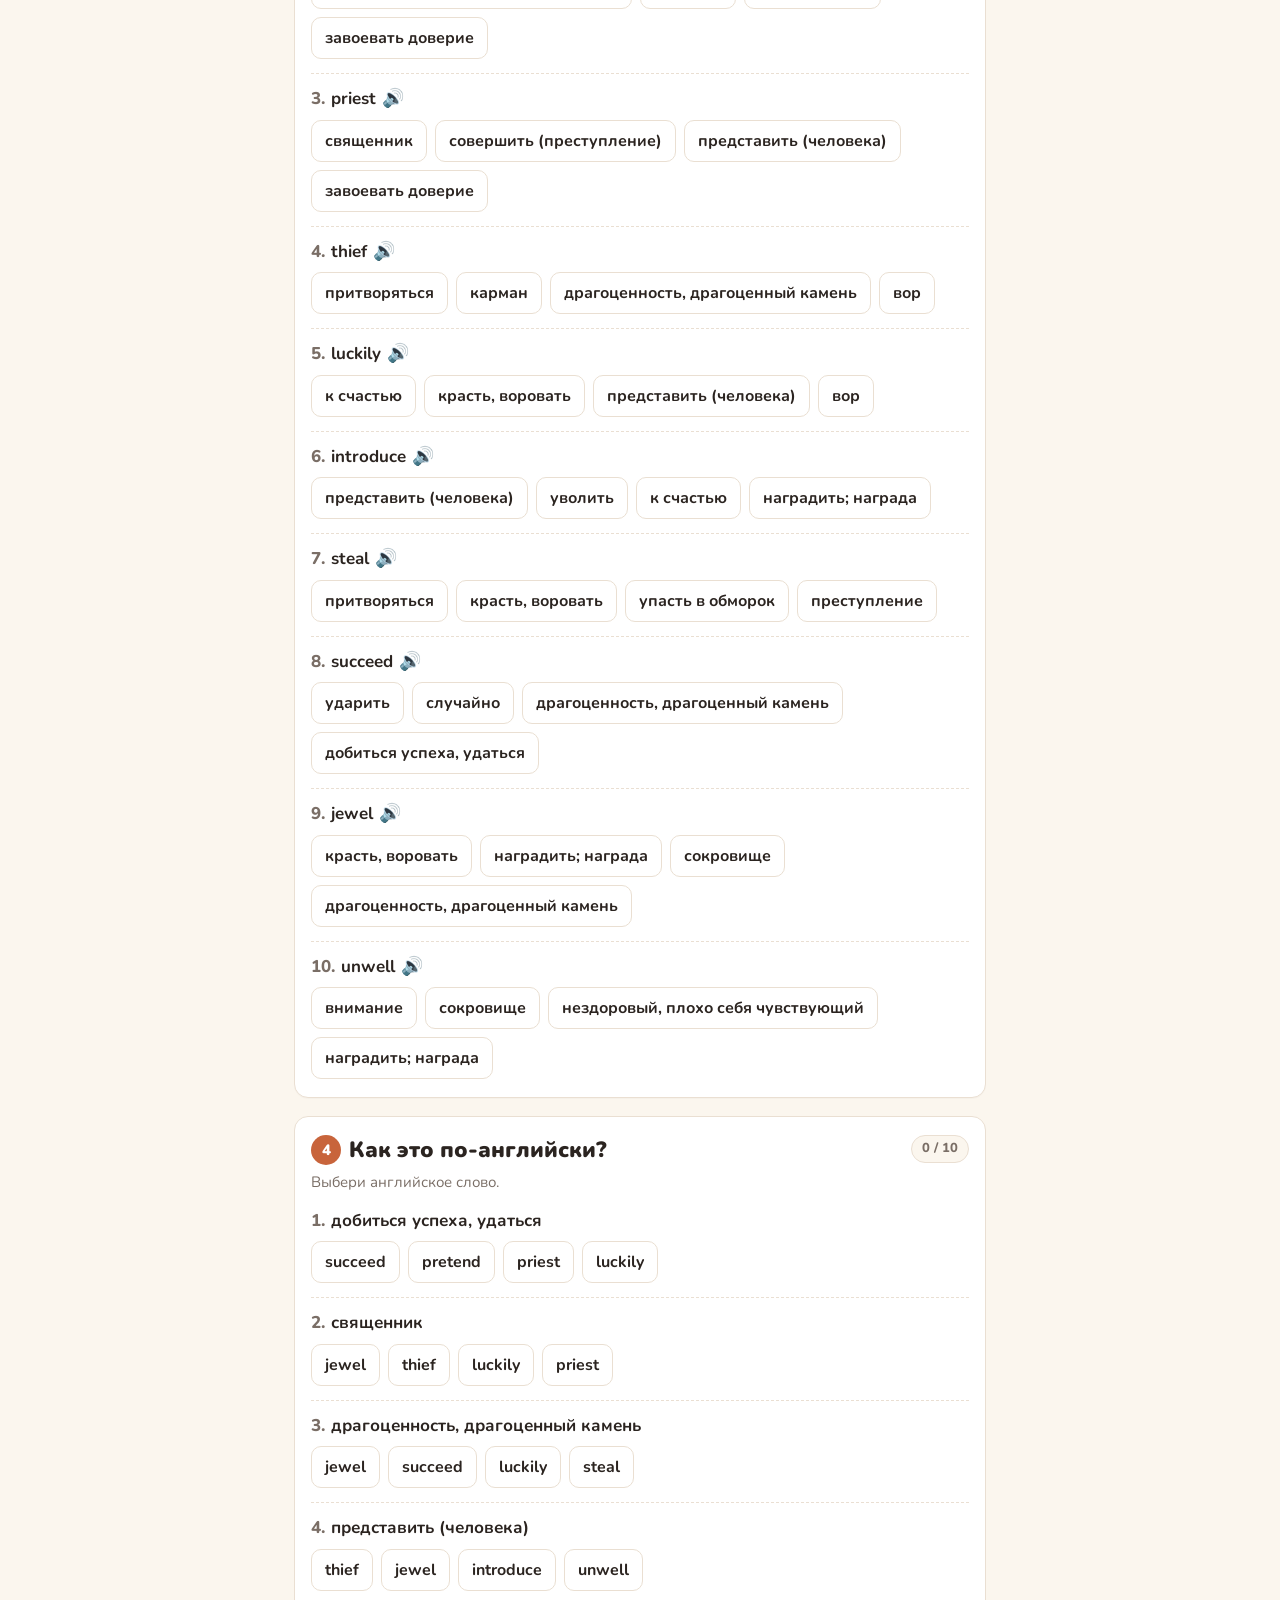
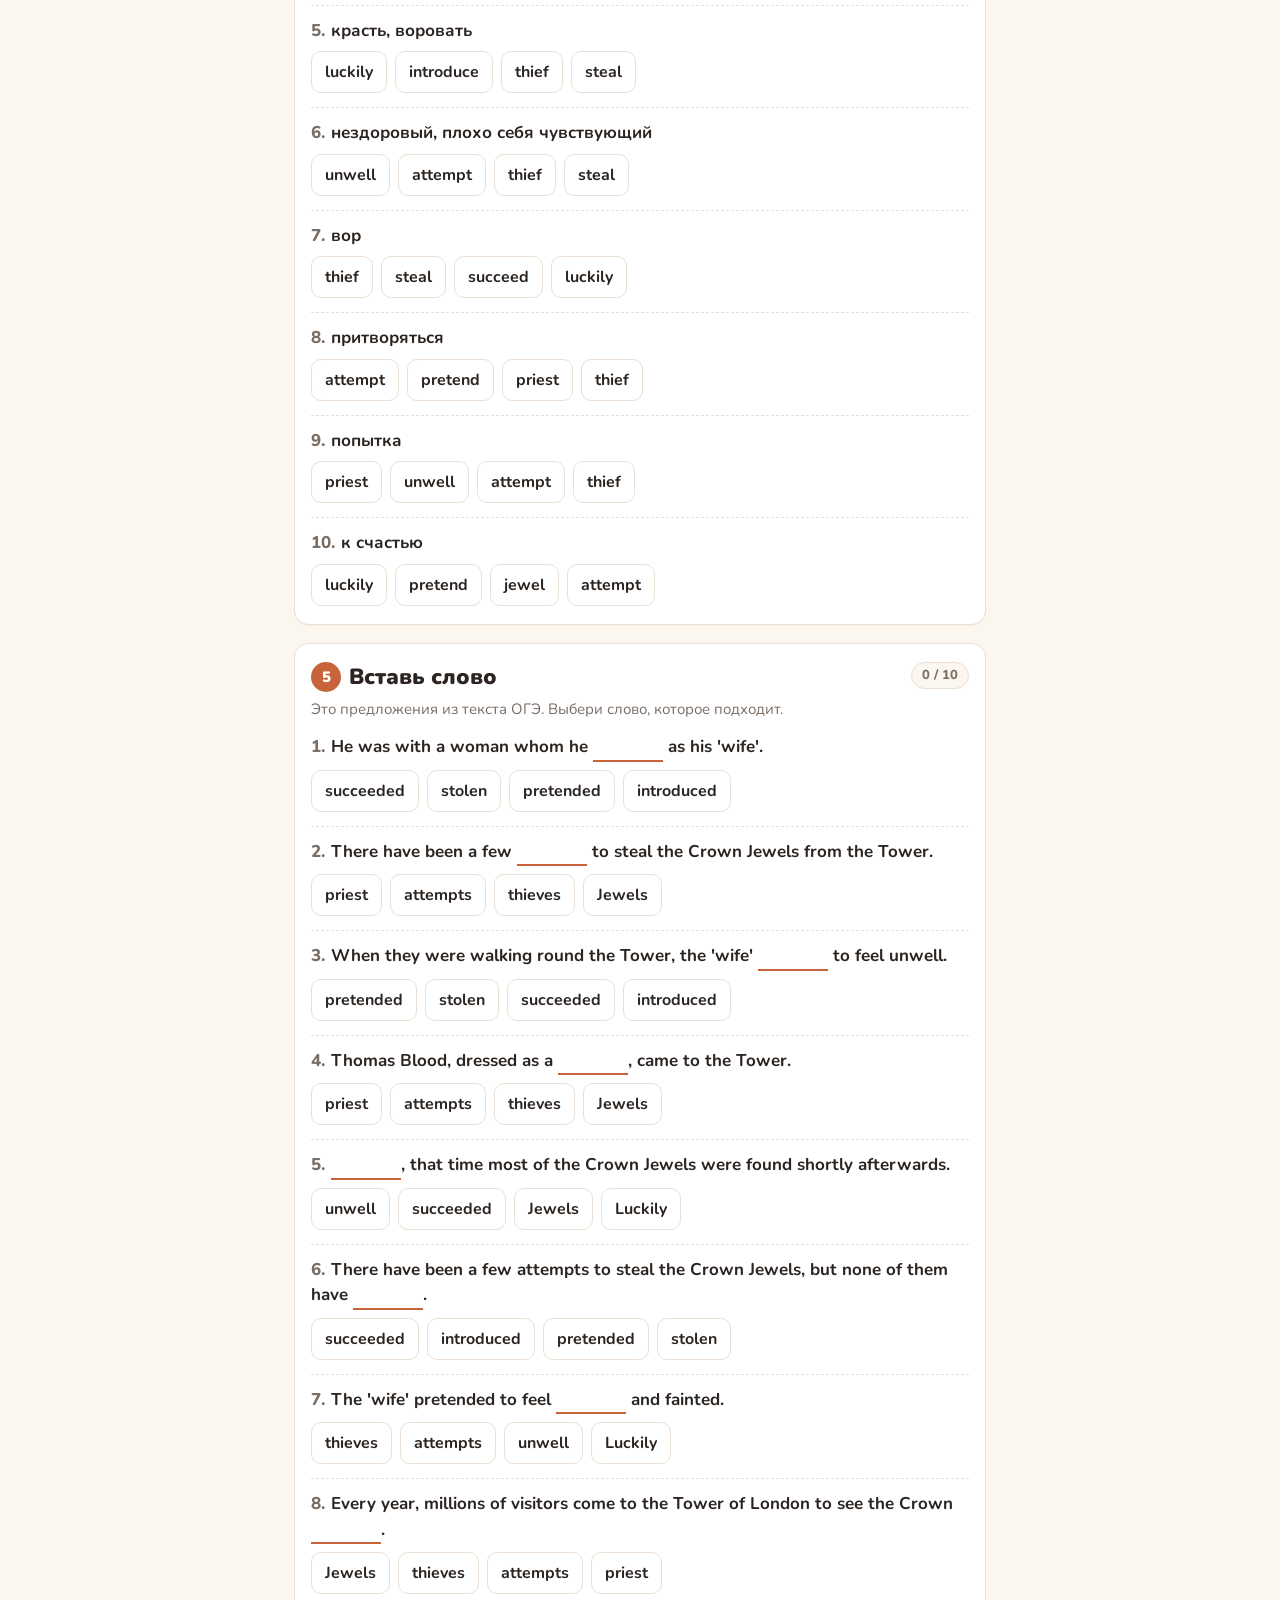
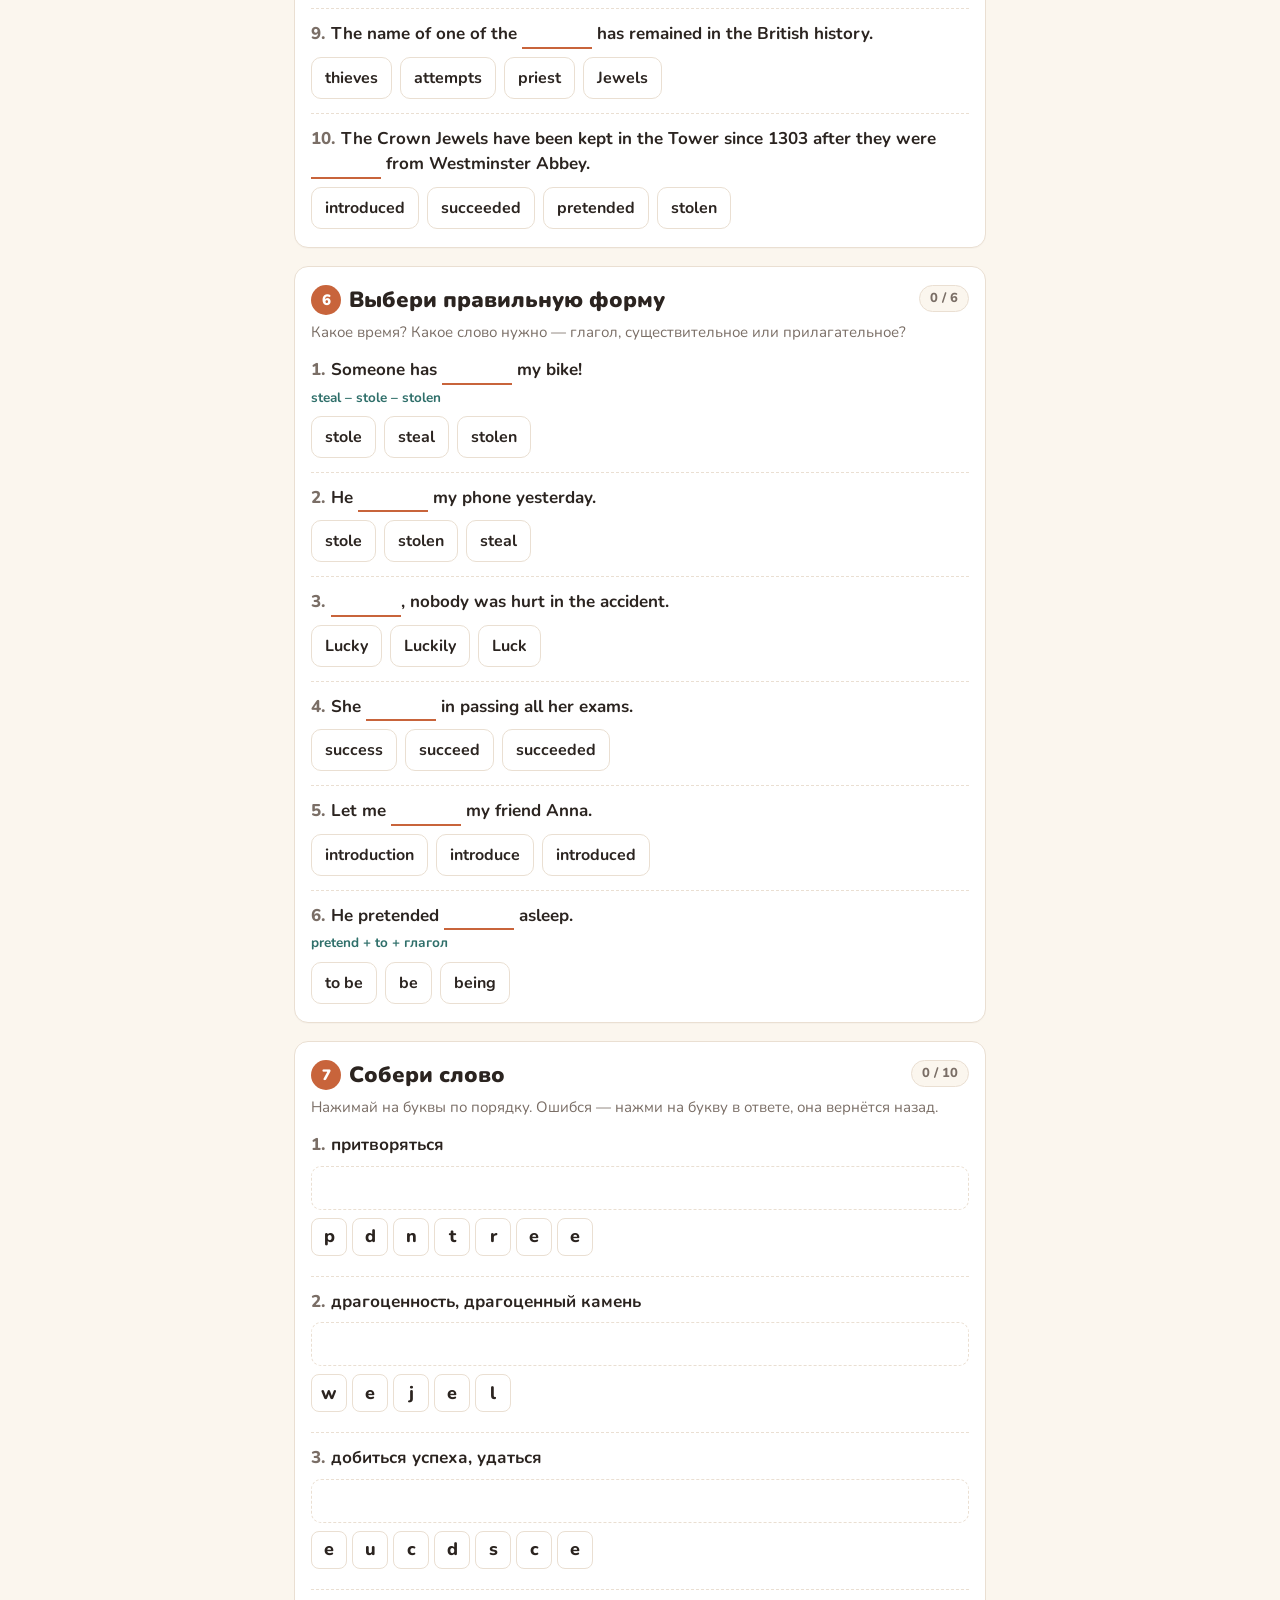
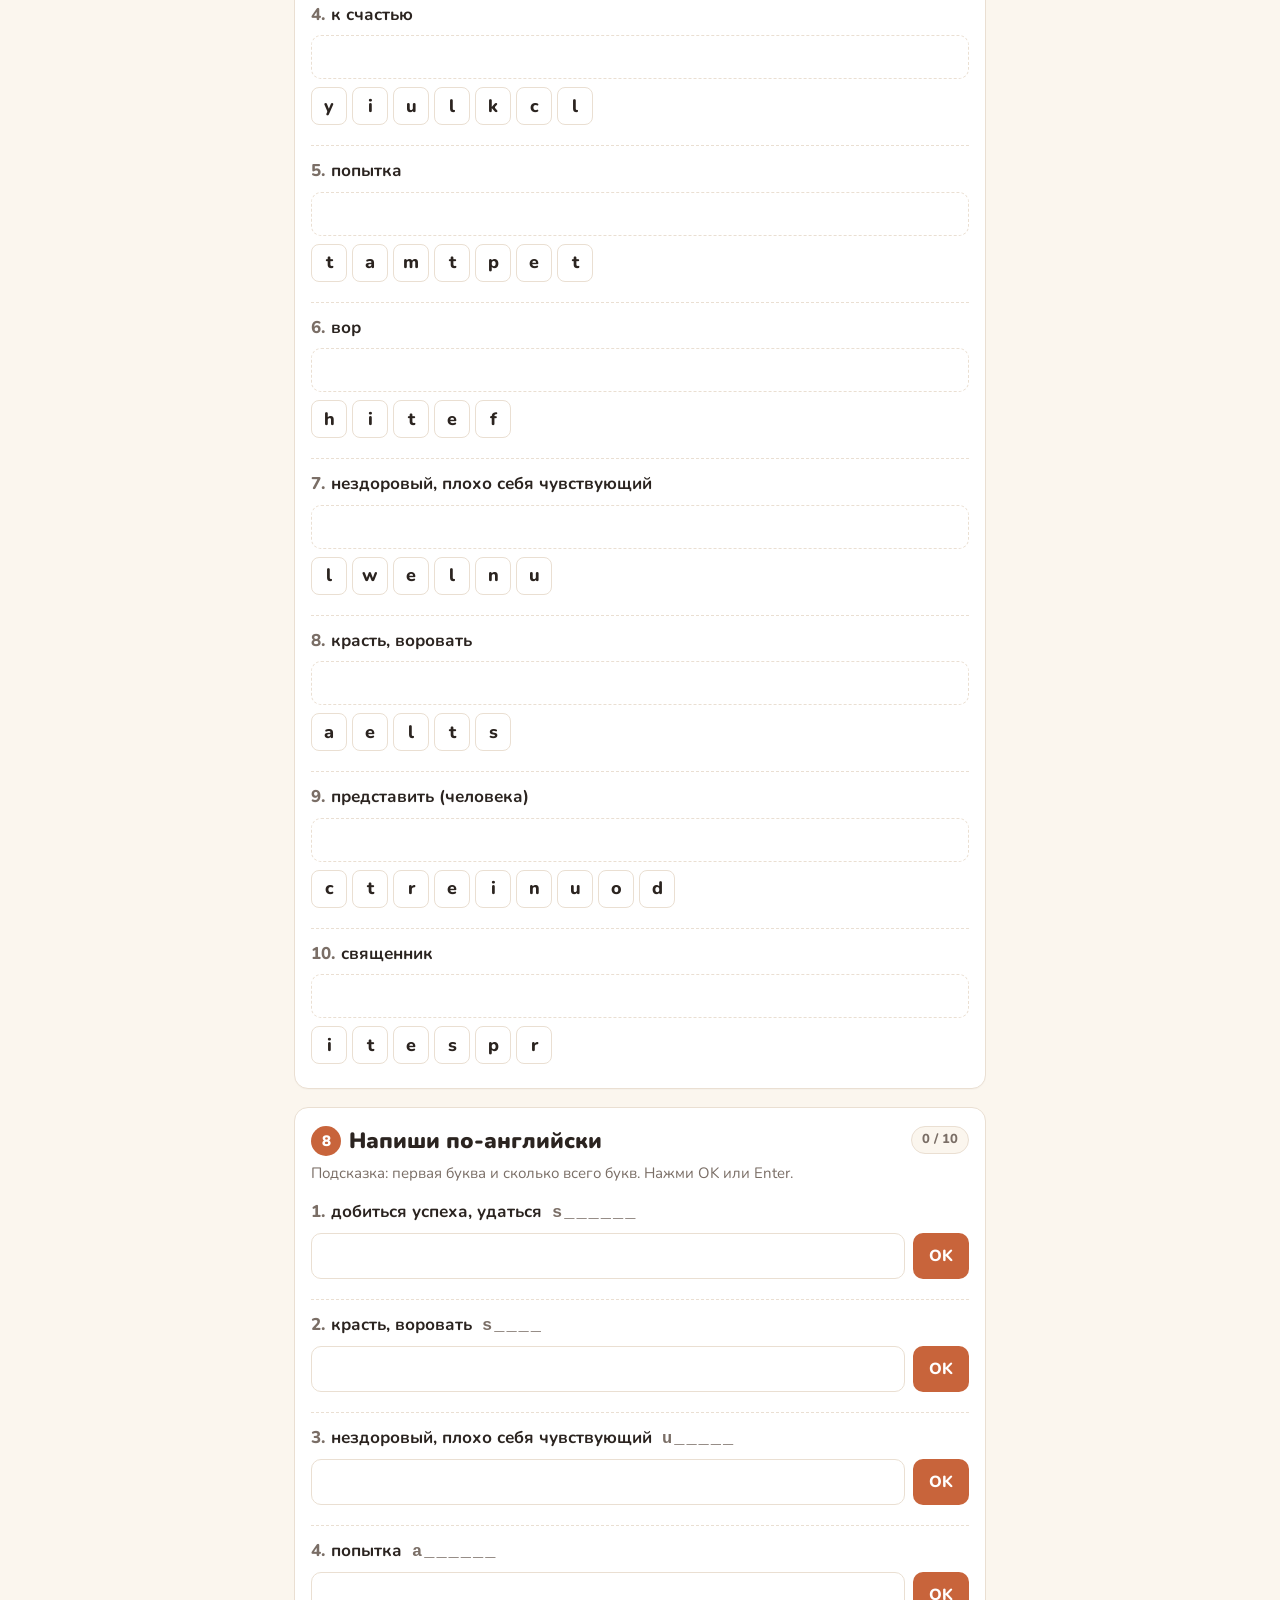
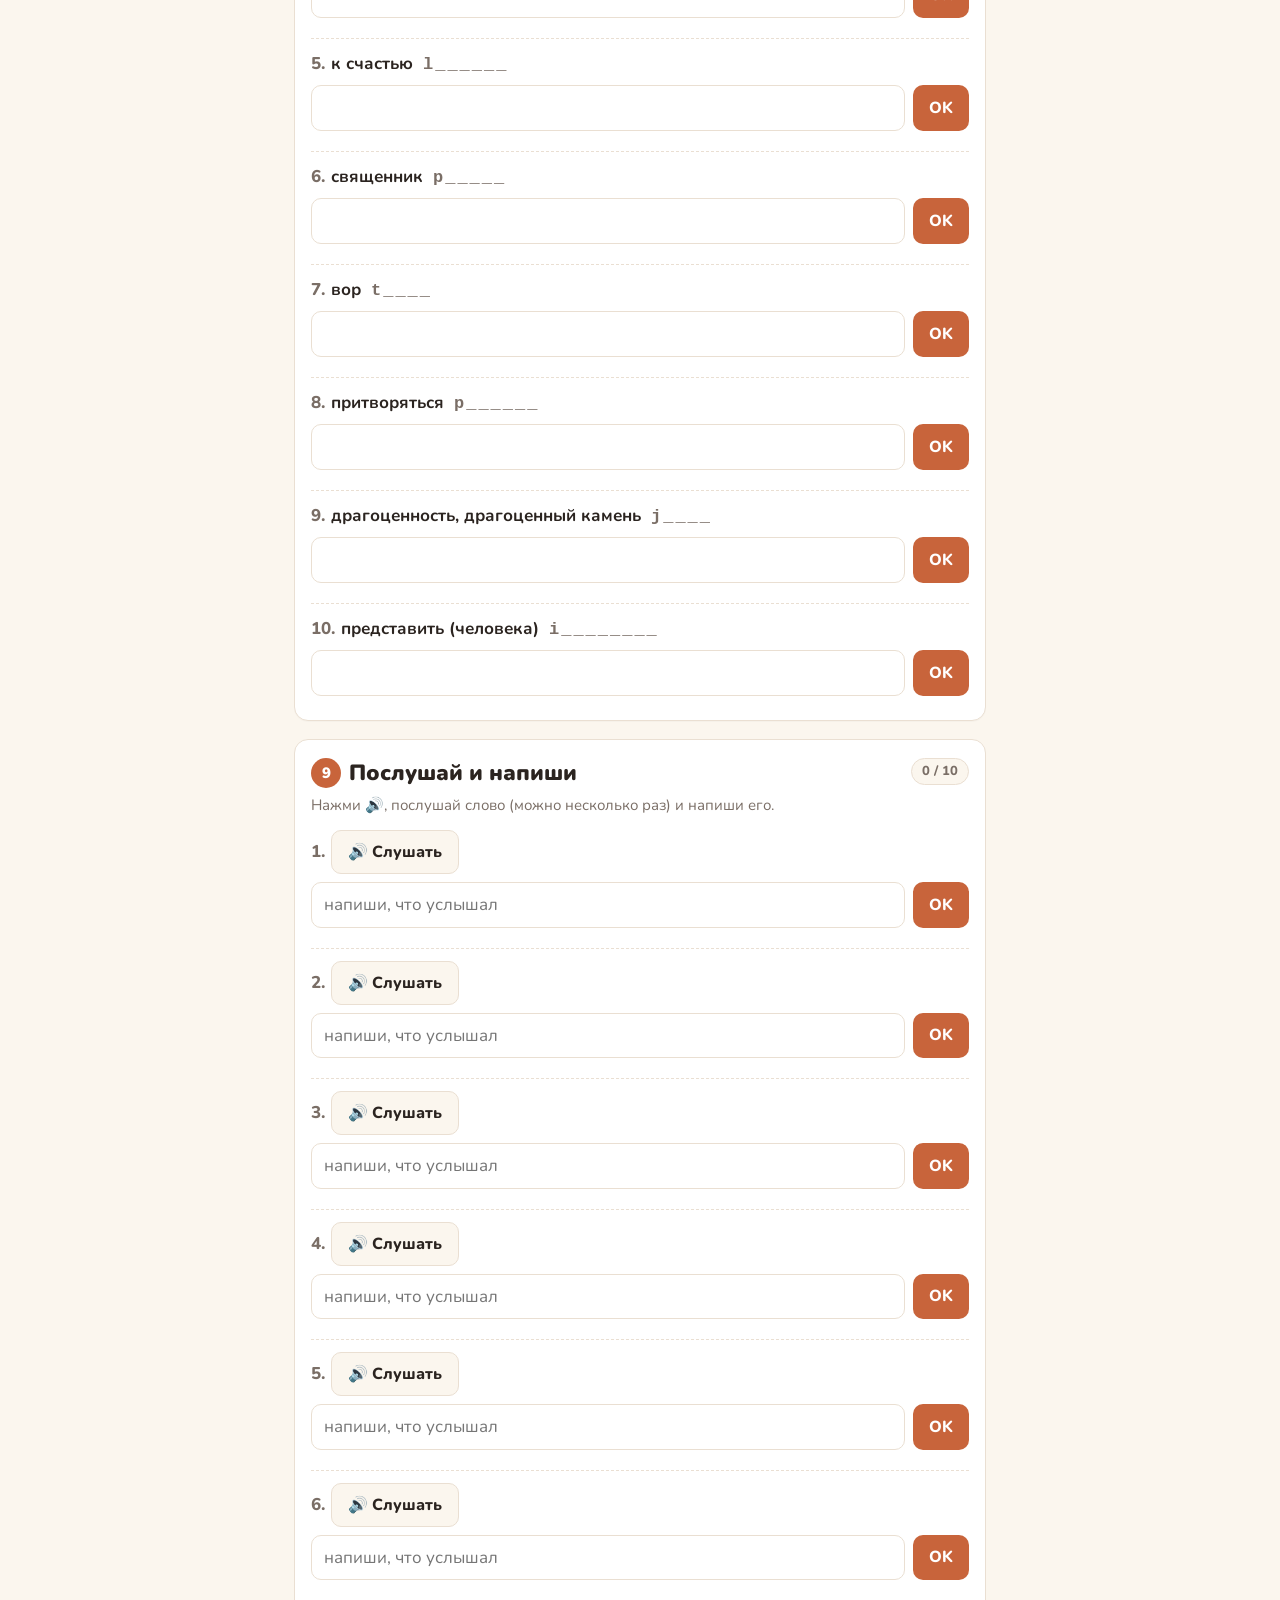
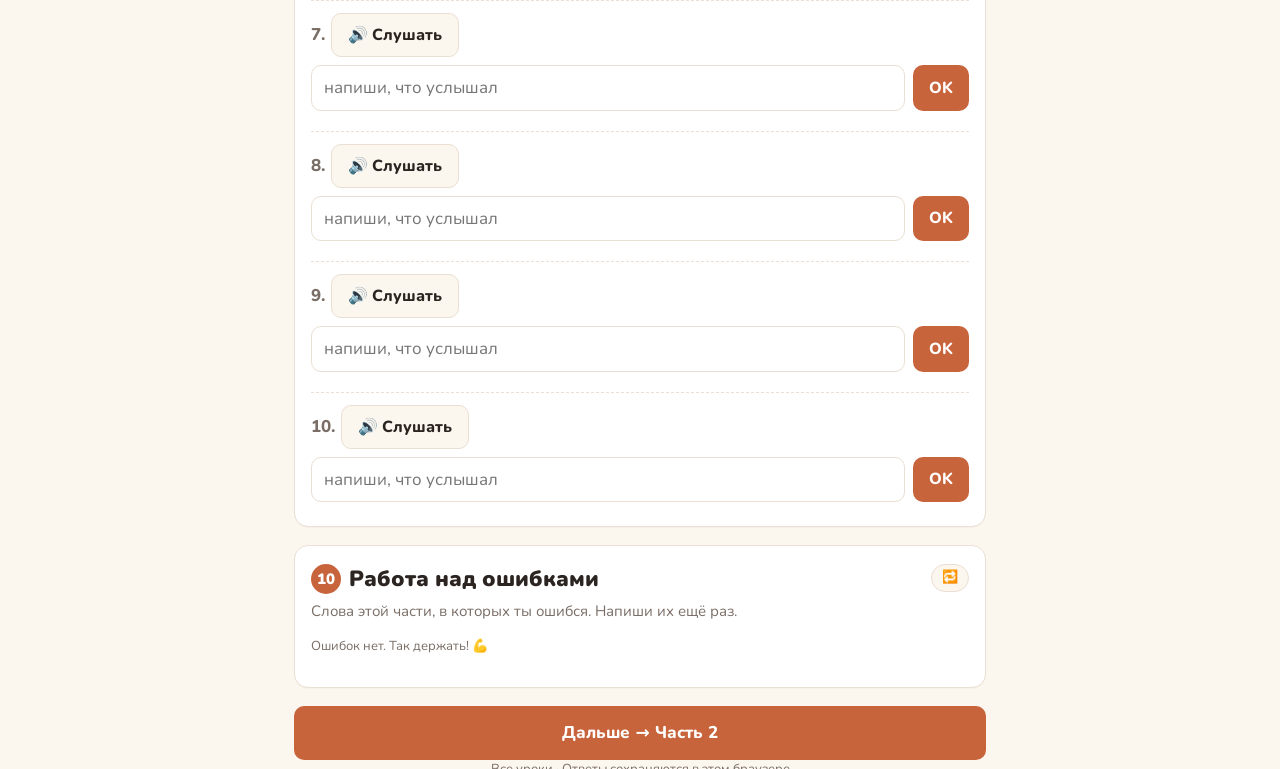
<file: t05.html>
<!DOCTYPE html>
<html lang="ru"><head><meta charset="utf-8">
<meta name="viewport" content="width=device-width,initial-scale=1,viewport-fit=cover">
<title>Урок 10 · The Crown Jewels · Давид · ОГЭ</title>
<link rel="preconnect" href="https://fonts.googleapis.com"><link rel="preconnect" href="https://fonts.gstatic.com" crossorigin>
<link rel="stylesheet" href="https://fonts.googleapis.com/css2?family=Nunito:wght@400;600;700;800;900&display=swap">
<style>:root{
  --paper:#FBF6EE;--card:#FFFFFF;--ink:#2B2420;--muted:#7A6E66;--line:#EADFD2;
  --accent:#C8643B;--accent-soft:#F8E6DA;--teal:#2F6F6A;--teal-soft:#E1EFEC;
  --ok:#2E8B57;--ok-soft:#E0F2E7;--bad:#C0392B;--bad-soft:#FBE3DF;--mark:#FFE7A8;
  --r:14px;
  --font-display:"Nunito","Segoe UI",system-ui,-apple-system,sans-serif;
  --font-body:"Nunito","Segoe UI",system-ui,-apple-system,sans-serif;
}
*{box-sizing:border-box}
html{scroll-behavior:smooth;-webkit-text-size-adjust:100%}
body{margin:0;background:var(--paper);color:var(--ink);font-family:var(--font-body);font-size:17px;line-height:1.5}
.wrap{max-width:720px;margin:0 auto;padding:0 14px}
button{font:inherit;color:inherit;cursor:pointer}

/* hero */
.hero{padding-top:28px;padding-bottom:8px}
.eyebrow{font-size:12px;letter-spacing:.1em;text-transform:uppercase;color:var(--accent);font-weight:800;margin:0 0 6px}
h1{font-family:var(--font-display);font-weight:900;font-size:clamp(28px,7vw,40px);line-height:1.1;margin:0 0 8px}
.sub{margin:0;color:var(--muted)}

/* sticky progress */
.bar{position:sticky;top:0;z-index:20;background:rgba(251,246,238,.94);backdrop-filter:blur(6px);-webkit-backdrop-filter:blur(6px);border-bottom:1px solid var(--line)}
.bar .wrap{display:flex;align-items:center;gap:12px;padding-top:9px;padding-bottom:9px}
.track{flex:1;height:8px;background:var(--line);border-radius:99px;overflow:hidden}
.fill{height:100%;width:0;background:linear-gradient(90deg,var(--accent),#E39B5B);transition:width .4s}
.count{font-size:14px;font-weight:800;white-space:nowrap;font-variant-numeric:tabular-nums}
.count small{color:var(--muted);font-weight:600}

main{padding:6px 0 80px}
section.ex,a.ex{background:var(--card);border:1px solid var(--line);border-radius:var(--r);padding:18px 16px;margin-top:18px;box-shadow:0 1px 0 rgba(0,0,0,.02)}
.ex-head{display:flex;justify-content:space-between;align-items:flex-start;gap:10px}
h2{font-family:var(--font-display);font-weight:900;font-size:22px;line-height:1.2;margin:0}
h2 .n{display:inline-flex;align-items:center;justify-content:center;width:30px;height:30px;border-radius:50%;background:var(--accent);color:#fff;font-size:15px;margin-right:8px;vertical-align:2px}
.pill{flex:none;font-size:13px;font-weight:800;padding:3px 10px;border-radius:99px;background:var(--paper);border:1px solid var(--line);color:var(--muted);font-variant-numeric:tabular-nums}
.pill.done{background:var(--ok-soft);border-color:var(--ok);color:var(--ok)}
.instr{color:var(--muted);margin:6px 0 14px;font-size:15px}

/* flashcards */
.cards{display:grid;grid-template-columns:repeat(auto-fill,minmax(150px,1fr));gap:10px}
.fc{perspective:900px;height:112px;border:0;padding:0;background:none}
.fc-in{position:relative;width:100%;height:100%;transition:transform .45s;transform-style:preserve-3d}
.fc.flip .fc-in{transform:rotateY(180deg)}
.fc-f,.fc-b{position:absolute;inset:0;border-radius:12px;display:flex;flex-direction:column;align-items:center;justify-content:center;padding:8px;text-align:center;backface-visibility:hidden;-webkit-backface-visibility:hidden}
.fc-f{background:var(--accent-soft);border:1px solid #EFCDB8}
.fc-f b{font-size:17px;line-height:1.2}
.fc-f small{color:var(--muted);font-size:12px;margin-top:4px}
.fc-b{background:var(--teal-soft);border:1px solid #BFDCD7;transform:rotateY(180deg);font-size:15px;font-weight:700;color:var(--teal)}
.say{border:0;background:none;font-size:18px;padding:2px 6px;line-height:1}
.fc .say{position:absolute;top:4px;right:4px}

/* items */
.items{display:flex;flex-direction:column;gap:14px}
.it{border-top:1px dashed var(--line);padding-top:12px}
.it:first-child{border-top:0;padding-top:0}
.q{margin:0 0 8px;font-weight:700}
.q .k{color:var(--muted);font-weight:800;margin-right:6px;font-variant-numeric:tabular-nums}
.q .gap{display:inline-block;min-width:70px;border-bottom:2px solid var(--accent);text-align:center;color:var(--accent)}
.opts{display:flex;flex-wrap:wrap;gap:8px}
.opt{border:1.5px solid var(--line);background:#fff;border-radius:10px;padding:8px 13px;font-size:16px;font-weight:700;min-height:42px;text-align:left}
.opt:active{transform:scale(.98)}
.opt.ok{background:var(--ok-soft);border-color:var(--ok);color:var(--ok)}
.opt.bad{background:var(--bad-soft);border-color:var(--bad);color:var(--bad);text-decoration:line-through}
.opt[disabled]{cursor:default}
.locked .opt:not(.ok):not(.bad){opacity:.45}

/* match */
.mgroup{display:grid;grid-template-columns:1fr 1fr;gap:8px;margin-bottom:16px}
.mgroup .opt{width:100%;font-size:15px}
.mgroup .opt.sel{border-color:var(--accent);background:var(--accent-soft)}
.mgroup .opt.gone{background:var(--ok-soft);border-color:var(--ok);color:var(--ok);opacity:.6}
.mgroup .opt.shake{animation:sh .35s}
@keyframes sh{25%{transform:translateX(-5px)}75%{transform:translateX(5px)}}

/* typing */
.row{display:flex;gap:8px}
.inp{flex:1;min-width:0;font:inherit;font-size:17px;padding:9px 12px;border:1.5px solid var(--line);border-radius:10px;background:#fff;outline:none}
.inp:focus{border-color:var(--accent)}
.inp.ok{border-color:var(--ok);background:var(--ok-soft);color:var(--ok);font-weight:700}
.inp.bad{border-color:var(--bad);background:var(--bad-soft);color:var(--bad)}
.btn{border:0;background:var(--accent);color:#fff;border-radius:10px;padding:9px 16px;font-weight:800;font-size:16px}
.btn.ghost{background:var(--paper);color:var(--ink);border:1.5px solid var(--line)}
.btn.teal{background:var(--teal)}
.fb{font-size:14.5px;margin-top:6px;font-weight:700}
.fb.ok{color:var(--ok)}.fb.bad{color:var(--bad)}
.fb .right{color:var(--ink);background:var(--mark);padding:0 4px;border-radius:4px}

/* scramble */
.slots{min-height:44px;display:flex;flex-wrap:wrap;gap:5px;padding:6px;border:1.5px dashed var(--line);border-radius:10px;margin-bottom:8px}
.tile{border:1.5px solid var(--line);background:#fff;border-radius:8px;min-width:36px;height:38px;font-weight:800;font-size:18px;text-transform:lowercase}
.tile.used{visibility:hidden}
.slots .tile{background:var(--accent-soft);border-color:#EFCDB8}

/* reading */
.text p{margin:0 0 12px}
.text .lbl{display:inline-flex;width:26px;height:26px;border-radius:7px;background:var(--teal);color:#fff;font-weight:900;font-size:14px;align-items:center;justify-content:center;margin-right:6px}
.w{background:var(--mark);border-radius:4px;padding:0 2px;cursor:pointer;border-bottom:2px solid #E8C35A}
.tip{position:fixed;z-index:50;background:var(--ink);color:#fff;padding:7px 11px;border-radius:9px;font-size:15px;font-weight:700;max-width:260px;pointer-events:none;box-shadow:0 6px 20px rgba(0,0,0,.2)}
.qs{margin:0 0 14px;padding-left:22px}
.qs li{margin-bottom:4px}
.task-row{display:flex;align-items:center;gap:10px;margin-bottom:8px}
.task-row .lbl{flex:none}
.task-row select{flex:1;font:inherit;font-size:16px;padding:8px;border:1.5px solid var(--line);border-radius:10px;background:#fff}
.task-row select.ok{border-color:var(--ok);background:var(--ok-soft)}
.task-row select.bad{border-color:var(--bad);background:var(--bad-soft)}
.stmt{margin-bottom:12px}
.stmt p{margin:0 0 6px;font-weight:700}

/* hard words + final */
.hard{display:flex;flex-wrap:wrap;gap:6px;margin-bottom:12px}
.hard span{background:var(--bad-soft);color:var(--bad);border-radius:99px;padding:4px 10px;font-weight:700;font-size:14px}
.big{font-size:44px;font-weight:900;font-family:var(--font-display);line-height:1;margin:6px 0}
.actions{display:flex;flex-wrap:wrap;gap:8px;margin-top:12px}
.note{font-size:13px;color:var(--muted);margin-top:10px}
footer{color:var(--muted);font-size:13px;text-align:center;padding:24px 0 40px}
.task-row .lbl{display:inline-flex;width:30px;height:30px;border-radius:8px;background:var(--teal);color:#fff;font-weight:900;align-items:center;justify-content:center}
.task-row select{min-width:0;width:100%;text-overflow:ellipsis}
.fc{height:88px}
.bar .wrap{flex-direction:column;align-items:stretch;gap:8px}
.tabs{display:flex;gap:6px;overflow-x:auto;scrollbar-width:none}
.tabs::-webkit-scrollbar{display:none}
.tab{flex:none;border:1.5px solid var(--line);background:#fff;border-radius:99px;padding:6px 14px;font-weight:800;font-size:15px}
.tab.on{background:var(--accent);border-color:var(--accent);color:#fff}
.tab.done:not(.on){border-color:var(--ok);color:var(--ok)}
.tab small{font-weight:900}
.prog{display:flex;align-items:center;gap:12px}
.hint{color:var(--muted);font-family:ui-monospace,Menlo,monospace;letter-spacing:2px;font-weight:600}
.rule{font-size:13.5px;color:var(--teal);font-weight:700;margin-top:3px}
.intro{margin:18px 0 0;padding:12px 14px;background:var(--teal-soft);border-radius:12px;color:var(--teal);font-weight:700;font-size:15px}
.next{display:block;width:100%;margin-top:18px;padding:14px;font-size:17px}
.mcol{display:flex;flex-direction:column;gap:8px}
.ttl{margin:0 0 10px;text-align:center;font-size:20px}
.tiles{gap:5px}
.slots .tile{display:inline-flex;align-items:center;justify-content:center}
.tab{padding:6px 11px;font-size:14px}
</style></head><body>
<header class="hero wrap"><p class="eyebrow">ОГЭ · Чтение · True / False / Not stated · Урок 10</p><h1>The Crown Jewels — Королевские драгоценности</h1><p class="sub">30 новых слов из текста ОГЭ «The Crown Jewels».</p></header>
<div class="bar"><div class="wrap"><nav class="tabs" id="tabs"></nav><div class="prog"><div class="track"><div class="fill" id="fill"></div></div><span class="count" id="cnt"></span></div></div></div>
<main class="wrap" id="main"></main>
<footer class="wrap"><a href="./" style="color:inherit">Все уроки</a> · Ответы сохраняются в этом браузере</footer>
<script>
const L = {
  id: "t05", short: "Урок 10 · The Crown Jewels",
  eyebrow: "ОГЭ · Чтение · True / False / Not stated · Урок 10",
  title: "The Crown Jewels — Королевские драгоценности",
  sub: "30 новых слов из текста ОГЭ «The Crown Jewels».",
  words: [
    { id: "jewel", en: "jewel", ru: "драгоценность, драгоценный камень", pos: "n", hl: ["jewels"], gap: "Every year, millions of visitors come to the Tower of London to see the Crown ___.", ans: "Jewels" },
    { id: "steal", en: "steal", ru: "красть, воровать", pos: "v", hl: ["stolen"], gap: "The Crown Jewels have been kept in the Tower since 1303 after they were ___ from Westminster Abbey.", ans: "stolen" },
    { id: "luckily", en: "luckily", ru: "к счастью", pos: "adv", gap: "___, that time most of the Crown Jewels were found shortly afterwards.", ans: "Luckily" },
    { id: "attempt", en: "attempt", ru: "попытка", pos: "n", hl: ["attempts"], gap: "There have been a few ___ to steal the Crown Jewels from the Tower.", ans: "attempts" },
    { id: "succeed", en: "succeed", ru: "добиться успеха, удаться", pos: "v", hl: ["succeeded"], gap: "There have been a few attempts to steal the Crown Jewels, but none of them have ___.", ans: "succeeded" },
    { id: "thief", en: "thief", ru: "вор", pos: "n", hl: ["thieves"], gap: "The name of one of the ___ has remained in the British history.", ans: "thieves" },
    { id: "priest", en: "priest", ru: "священник", pos: "n", gap: "Thomas Blood, dressed as a ___, came to the Tower.", ans: "priest" },
    { id: "introduce", en: "introduce", ru: "представить (человека)", pos: "v", hl: ["introduced"], gap: "He was with a woman whom he ___ as his 'wife'.", ans: "introduced" },
    { id: "pretend", en: "pretend", ru: "притворяться", pos: "v", hl: ["pretended"], gap: "When they were walking round the Tower, the 'wife' ___ to feel unwell.", ans: "pretended" },
    { id: "unwell", en: "unwell", ru: "нездоровый, плохо себя чувствующий", pos: "adj", gap: "The 'wife' pretended to feel ___ and fainted.", ans: "unwell" },
    { id: "faint", en: "faint", ru: "упасть в обморок", pos: "v", hl: ["fainted"], gap: "The 'wife' pretended to feel unwell and ___.", ans: "fainted" },
    { id: "attention", en: "attention", ru: "внимание", pos: "n", gap: "He brought a present for Edwards' wife for her help and ___ to his 'wife'.", ans: "attention" },
    { id: "confidence", en: "gain the confidence", ru: "завоевать доверие", pos: "ph", alt: ["gain confidence"], hl: ["gained the confidence"], gap: "He ___ of the Master of the Jewel House, Talbot Edwards.", ans: "gained the confidence" },
    { id: "agree", en: "agree", ru: "соглашаться", pos: "v", hl: ["agreed"], gap: "Talbot Edwards ___ and took them to the room where the Crown Jewels were kept.", ans: "agreed" },
    { id: "strike", en: "strike", ru: "ударить", pos: "v", hl: ["struck"], gap: "Suddenly Blood took out a hammer and ___ the Master on the head.", ans: "struck" },
    { id: "flat", en: "flat", ru: "плоский", pos: "adj", gap: "Thomas Blood took the king's crown and made it ___ with the hammer.", ans: "flat" },
    { id: "pocket", en: "pocket", ru: "карман", pos: "n", hl: ["pockets"], gap: "He wanted to put the crown into a large ___ of his priest dress.", ans: "pocket" },
    { id: "chance", en: "by chance", ru: "случайно", pos: "ph", gap: "___, Talbert Edwards' son, Wythe, arrived at the Tower earlier than expected.", ans: "By chance" },
    { id: "expect", en: "expect", ru: "ожидать", pos: "v", hl: ["expected"], gap: "Wythe arrived at the Tower earlier than ___.", ans: "expected" },
    { id: "unconscious", en: "unconscious", ru: "без сознания", pos: "adj", gap: "He found his father lying ___ and bleeding.", ans: "unconscious" },
    { id: "alarm", en: "raise the alarm", ru: "поднять тревогу", pos: "ph", hl: ["raised the alarm"], gap: "Wythe ___.", ans: "raised the alarm" },
    { id: "catch", en: "catch", ru: "поймать", pos: "v", hl: ["caught"], gap: "They were ___ when they were getting out of the Tower.", ans: "caught" },
    { id: "commit", en: "commit", ru: "совершить (преступление)", pos: "v", hl: ["committed"], gap: "The king wanted to talk to the thief who had ___ such a wicked crime.", ans: "committed" },
    { id: "crime", en: "crime", ru: "преступление", pos: "n", gap: "The king wanted to talk to the thief who had committed such a wicked ___.", ans: "crime" },
    { id: "punish", en: "punish", ru: "наказывать", pos: "v", hl: ["punished"], gap: "The end of the story is unbelievable. Thomas Blood was not ___.", ans: "punished" },
    { id: "award", en: "award", ru: "наградить; награда", pos: "v", hl: ["awarded"], gap: "Blood was ___ a pension of £500 a year.", ans: "awarded" },
    { id: "dismiss", en: "dismiss", ru: "уволить", pos: "v", hl: ["dismissed"], gap: "The Master of the Jewel House Talbot Edwards was ___ for his carelessness.", ans: "dismissed" },
    { id: "carelessness", en: "carelessness", ru: "небрежность, беспечность", pos: "n", gap: "Talbot Edwards was dismissed for his ___.", ans: "carelessness" },
    { id: "priceless", en: "priceless", ru: "бесценный", pos: "adj", gap: "Nowadays the ___ collection is open for the public to view.", ans: "priceless" },
    { id: "treasure", en: "treasure", ru: "сокровище", pos: "n", hl: ["treasures"], gap: "The Crown Jewels are considered to be the most well-guarded ___ in the world.", ans: "treasures" }
  ],
  forms: [
    { id: "steal", s: "Someone has ___ my bike!", o: ["steal", "stole", "stolen"], a: "stolen", ru: "steal – stole – stolen" },
    { id: "steal", s: "He ___ my phone yesterday.", o: ["steal", "stole", "stolen"], a: "stole" },
    { id: "luckily", s: "___, nobody was hurt in the accident.", o: ["Luck", "Lucky", "Luckily"], a: "Luckily" },
    { id: "succeed", s: "She ___ in passing all her exams.", o: ["succeed", "succeeded", "success"], a: "succeeded" },
    { id: "introduce", s: "Let me ___ my friend Anna.", o: ["introduce", "introduced", "introduction"], a: "introduce" },
    { id: "pretend", s: "He pretended ___ asleep.", o: ["be", "to be", "being"], a: "to be", ru: "pretend + to + глагол" },
    { id: "attention", s: "Pay ___ to the teacher, please!", o: ["attention", "attentive", "attend"], a: "attention" },
    { id: "agree", s: "I ___ with you. You are right.", o: ["agree", "agreed", "agreement"], a: "agree" },
    { id: "agree", s: "I agree ___ you.", o: ["with", "to", "—"], a: "with", ru: "agree with somebody — согласен с кем-то" },
    { id: "catch", s: "The police ___ the thieves last night.", o: ["catch", "caught", "catched"], a: "caught", ru: "catch – caught – caught" },
    { id: "punish", s: "He was ___ for being late.", o: ["punish", "punished", "punishment"], a: "punished" },
    { id: "punish", s: "What is the ___ for stealing?", o: ["punish", "punished", "punishment"], a: "punishment" },
    { id: "award", s: "She was ___ the first prize.", o: ["award", "awarded", "awarding"], a: "awarded" },
    { id: "carelessness", s: "It was very ___ of you to lose the keys.", o: ["careless", "carelessness", "carelessly"], a: "careless" },
    { id: "chance", s: "We met ___ chance in the street.", o: ["by", "with", "on"], a: "by" },
    { id: "expect", s: "We ___ you at six, but you came at eight!", o: ["expect", "expected", "expecting"], a: "expected" },
    { id: "commit", s: "Who ___ this crime?", o: ["commit", "committed", "commits"], a: "committed" }
  ],
  task: {
    type: "tfns", title: "The Crown Jewels",
    paras: [
      "Every year, millions of visitors come to the Tower of London to see the Crown Jewels. The Crown Jewels have been kept in the Tower since 1303 after they were stolen from Westminster Abbey. Luckily, that time most of the Crown Jewels were found shortly afterwards and put in the Tower. Although there have been a few attempts to steal the Crown Jewels from the Tower, none of them have succeeded. But the name of one of the thieves has remained in the British history. He was Thomas Blood.",
      "On the 9th May, 1660, Thomas Blood, dressed as a priest, came to the Tower. He came with three well-dressed young men. Thomas Blood had already been to the Tower a few days earlier. He was with a woman whom he introduced as his ‘wife’. When they were walking round the Tower, the ‘wife’ pretended to feel unwell and fainted. Talbert Edwards, who was Master of the Jewel House and lived in the Jewel House with his family, took the woman upstairs to his family’s rooms. He also asked his wife to help the fainted lady. In an hour or so the lady felt better and left the Tower with her ‘husband’.",
      "On the second visit, Thomas Blood, again dressed as a priest, brought a present for Edwards’ wife for her help and attention to his ‘wife’. He gained the confidence of the Master of the Jewel House, Talbot Edwards, and asked him to show the Crown Jewels to his friends. Talbot Edwards agreed and took them to the room where the Crown Jewels were kept. Suddenly Blood took out a hammer from under his priest’s dress and struck the Master on the head. Talbert Edwards fell down and fainted. Thomas Blood took the king’s crown and made it flat with the hammer in order to put the crown into a large pocket of his priest dress. The other three men took other royal jewels and hid them in their pockets.",
      "By chance, Talbert Edwards’ son, Wythe, arrived at the Tower earlier than expected. He found his father lying unconscious and bleeding. Wythe raised the alarm. Though Thomas Blood and his gang had left the jewel room, they were caught when they were getting out of the Tower. The broken crown and the jewels were found with them.",
      "A report was immediately sent to the king, and Charles II sent for Thomas Blood. The king wanted to talk to the thief who had committed such a wicked crime. The end of the story is unbelievable. Thomas Blood was not punished. Moreover, Blood was awarded a pension of £500 a year. At the same time the Master of the Jewel House Talbot Edwards was dismissed for his carelessness. Later, he died in misery.",
      "Since Thomas Blood’s attempt in 1600 up to the present date, there have been no attempts to steal the jewels. Nowadays the priceless collection is open for the public to view and the Crown Jewels are considered to be the most well-guarded treasures in the world. They are kept in the Tower and are guarded by the Yeomen Warders, commonly known as the Beefeaters."
    ],
    st: [
      { s: "Nowadays British kings and queens use the Crown Jewels for ceremonial events.", a: 3 },
      { s: "Thomas Blood’s crime was well-planned.", a: 1 },
      { s: "Thomas Blood damaged the crown to take it out.", a: 1 },
      { s: "The criminals were found the next day after the robbery.", a: 2 },
      { s: "King Charles II punished Thomas Blood severely.", a: 2 },
      { s: "Thomas Blood promised King Charles II to stop stealing forever.", a: 3 },
      { s: "After Thomas Blood, other criminals tried to steal the Crown Jewels.", a: 2 }
    ]
  }
};

/* ===== David · OGE vocabulary engine. Expects const L = {...} defined before. ===== */
(function () {
const W = L.words, byId = Object.fromEntries(W.map(w => [w.id, w]));
const $ = (t, c, x) => { const e = document.createElement(t); if (c) e.className = c; if (x != null) e.textContent = x; return e; };
const norm = s => (s || "").toLowerCase().replace(/[’‘`]/g, "'").replace(/[.!?,;:]+/g, " ").replace(/\s+/g, " ").trim();

/* seeded random, so the page looks the same after reload */
let seed = [...L.id].reduce((a, c) => (a * 31 + c.charCodeAt(0)) >>> 0, 7);
const rnd = () => { seed |= 0; seed = seed + 0x6D2B79F5 | 0; let t = Math.imul(seed ^ seed >>> 15, 1 | seed); t = t + Math.imul(t ^ t >>> 7, 61 | t) ^ t; return ((t ^ t >>> 14) >>> 0) / 4294967296; };
const shuffle = a => { a = [...a]; for (let i = a.length - 1; i > 0; i--) { const j = Math.floor(rnd() * (i + 1)); [a[i], a[j]] = [a[j], a[i]]; } return a; };
const pick = (pool, n, not) => shuffle(pool.filter(x => !not.includes(x))).slice(0, n);

/* saved state */
const KEY = "david-oge-" + L.id;
let S = {}; try { S = JSON.parse(localStorage.getItem(KEY) || "{}") || {}; } catch (e) { S = {}; }
const save = () => { try { localStorage.setItem(KEY, JSON.stringify(S)); } catch (e) {} };
function mark(key, wid, ok, v) { if (S[key]) return; S[key] = { w: wid, ok: ok, v: v }; save(); upd(); }

/* speech */
let voice = null;
function pickVoice() { const vs = speechSynthesis.getVoices(); voice = vs.find(v => /en[-_]GB/i.test(v.lang)) || vs.find(v => /^en/i.test(v.lang)) || null; }
if ("speechSynthesis" in window) { pickVoice(); speechSynthesis.onvoiceschanged = pickVoice; }
function say(text) { if (!("speechSynthesis" in window)) return; speechSynthesis.cancel(); const u = new SpeechSynthesisUtterance(text); u.lang = "en-GB"; if (voice) u.voice = voice; u.rate = .85; speechSynthesis.speak(u); }
const sayBtn = text => { const b = $("button", "say", "🔊"); b.type = "button"; b.setAttribute("aria-label", "Послушать"); b.onclick = e => { e.stopPropagation(); say(text); }; return b; };

/* ===== layout: tabs ===== */
const main = document.getElementById("main");
const tabsNav = document.getElementById("tabs");
const TABS = [];
let CUR = null, secN = 0;
function newTab(label, title) {
  const btn = $("button", "tab", label); btn.type = "button"; const cnt = $("small"); btn.append(cnt); tabsNav.append(btn);
  const pane = $("div", "pane"); pane.hidden = true; main.append(pane);
  const t = { btn, cnt, pane, keys: [], sections: [], title }; TABS.push(t);
  btn.onclick = () => showTab(TABS.indexOf(t), true); CUR = t; secN = 0; return t;
}
function showTab(i, scroll) {
  TABS.forEach((t, j) => { t.pane.hidden = j !== i; t.btn.classList.toggle("on", j === i); });
  try { localStorage.setItem(KEY + "-tab", i); } catch (e) {}
  if (scroll) window.scrollTo({ top: document.querySelector(".bar").offsetTop, behavior: "smooth" });
  upd();
}
function section(title, instr) {
  const s = $("section", "ex"); const h = $("div", "ex-head"); const h2 = $("h2");
  h2.append($("span", "n", ++secN), title); const pill = $("span", "pill"); h.append(h2, pill); s.append(h);
  if (instr) s.append($("p", "instr", instr));
  CUR.pane.append(s); const rec = { s, pill, keys: [], tab: CUR, id: "t" + TABS.length + "s" + secN }; CUR.sections.push(rec); return rec;
}
function regKey(rec, i) { const key = rec.id + "-" + i; rec.keys.push(key); rec.tab.keys.push(key); return key; }

/* MCQ item */
function fillGap(q, ans) { const g = q.querySelector(".gap"); if (g) g.textContent = ans; }
function qLine(k, html) { const p = $("p", "q"); p.append($("span", "k", k + ".")); const t = $("span"); t.innerHTML = html; p.append(t); return p; }
const esc = s => String(s).replace(/[&<>"]/g, c => ({ "&": "&amp;", "<": "&lt;", ">": "&gt;", '"': "&quot;" }[c]));
const gapHtml = s => esc(s).replace("___", '<span class="gap">&nbsp;</span>');
function mcq(rec, i, wid, qNode, options, answer) {
  const key = regKey(rec, i);
  const it = $("div", "it"); it.append(qNode); const box = $("div", "opts"); it.append(box);
  const btns = options.map(o => { const b = $("button", "opt", o); b.type = "button"; box.append(b); return b; });
  const lock = chosen => { box.classList.add("locked"); btns.forEach(b => { b.disabled = true; if (b.textContent === answer) b.classList.add("ok"); else if (b.textContent === chosen) b.classList.add("bad"); }); fillGap(qNode, answer); };
  btns.forEach(b => b.onclick = () => { const ok = b.textContent === answer; mark(key, wid, ok, b.textContent); lock(b.textContent); if (rec.speak) say(answer); });
  if (S[key]) lock(S[key].v);
  return it;
}
/* typing item */
const hint = en => en.split(" ").map(p => p[0] + "_".repeat(Math.max(0, p.length - 1))).join("  ");
const hintHtml = w => esc(w.ru) + ' &nbsp;<span class="hint">' + esc(hint(w.en)) + "</span>";
function typing(rec, i, wid, qNode, answers, opts = {}) {
  const key = regKey(rec, i);
  const it = $("div", "it"); it.append(qNode);
  const row = $("div", "row"); const inp = $("input", "inp"); inp.type = "text"; inp.autocomplete = "off"; inp.autocapitalize = "off"; inp.spellcheck = false; inp.setAttribute("autocorrect", "off");
  if (opts.ph) inp.placeholder = opts.ph;
  const b = $("button", "btn", "OK"); b.type = "button"; row.append(inp, b); it.append(row);
  const fb = $("div", "fb"); it.append(fb);
  const lock = (v, ok) => { inp.value = v; inp.disabled = true; b.style.display = "none"; inp.classList.add(ok ? "ok" : "bad");
    fb.className = "fb " + (ok ? "ok" : "bad"); fb.innerHTML = ok ? "Верно! " : 'Правильно: <span class="right">' + esc(answers[0]) + "</span> "; fb.append(sayBtn(answers[0])); };
  const check = () => { const v = inp.value.trim(); if (!v) return; const ok = answers.some(a => norm(a) === norm(v)); mark(key, wid, ok, v); lock(v, ok); say(answers[0]); };
  b.onclick = check; inp.onkeydown = e => { if (e.key === "Enter") check(); };
  if (S[key]) lock(S[key].v, S[key].ok);
  return it;
}
const answersOf = w => [w.en, ...(w.alt || [])];

/* ===== exercise builders ===== */
function exCards(ws) {
  const r = section("Новые слова", "Нажми на карточку — увидишь перевод. 🔊 — послушай. Проговори каждое слово вслух.");
  const g = $("div", "cards");
  ws.forEach(w => { const c = $("button", "fc"); c.type = "button"; const inn = $("div", "fc-in"); const f = $("div", "fc-f"); f.append($("b", null, w.en));
    inn.append(f, $("div", "fc-b", w.ru)); c.append(inn, sayBtn(w.en)); c.onclick = () => { c.classList.toggle("flip"); if (c.classList.contains("flip")) say(w.en); }; g.append(c); });
  r.s.append(g); r.pill.textContent = ws.length + " слов"; r.static = true;
}
function exMatch(ws) {
  const r = section("Соедини пары", "Нажми на английское слово, потом на его перевод.");
  const sh = shuffle(ws); const groups = []; for (let i = 0; i < sh.length; i += 5) groups.push(sh.slice(i, i + 5));
  if (groups.length > 1 && groups[groups.length - 1].length < 3) groups[groups.length - 2].push(...groups.pop());
  let idx = 0;
  groups.forEach(gr => {
    const box = $("div", "mgroup"); const c1 = $("div", "mcol"), c2 = $("div", "mcol"); box.append(c1, c2);
    let sel = null; const miss = {}; const lb = {}, rb = {};
    const items = gr.map(w => ({ w, key: regKey(r, idx++) }));
    items.forEach(it => { const b = $("button", "opt", it.w.en); b.type = "button"; lb[it.w.id] = b; b.onclick = () => { if (b.classList.contains("gone")) return; Object.values(lb).forEach(x => x.classList.remove("sel")); b.classList.add("sel"); sel = it; say(it.w.en); }; c1.append(b); });
    shuffle(items).forEach(({ w }) => { const b = $("button", "opt", w.ru); b.type = "button"; rb[w.id] = b; c2.append(b);
      b.onclick = () => { if (!sel || b.classList.contains("gone")) return;
        if (sel.w.id === w.id) { lb[w.id].classList.remove("sel"); lb[w.id].classList.add("gone"); b.classList.add("gone"); mark(sel.key, w.id, !miss[w.id], w.ru); sel = null; }
        else { miss[sel.w.id] = true; b.classList.add("shake"); setTimeout(() => b.classList.remove("shake"), 400); } }; });
    items.forEach(({ w, key }) => { if (S[key]) { lb[w.id].classList.add("gone"); rb[w.id].classList.add("gone"); } });
    r.s.append(box);
  });
}
function exEnRu(ws) {
  const r = section("Выбери перевод", "Что значит это слово?");
  const box = $("div", "items"); const pool = W.map(w => w.ru);
  shuffle(ws).forEach((w, i) => { const q = qLine(i + 1, "<b>" + esc(w.en) + "</b>"); q.append(sayBtn(w.en)); box.append(mcq(r, i, w.id, q, shuffle([w.ru, ...pick(ws.map(x => x.ru).concat(pool).filter((x, j, a) => a.indexOf(x) === j), 3, [w.ru])]), w.ru)); });
  r.s.append(box);
}
function exRuEn(ws) {
  const r = section("Как это по-английски?", "Выбери английское слово.");
  r.speak = true; const box = $("div", "items"); const pool = ws.map(x => x.en);
  shuffle(ws).forEach((w, i) => box.append(mcq(r, i, w.id, qLine(i + 1, esc(w.ru)), shuffle([w.en, ...pick(pool, 3, [w.en])]), w.en)));
  r.s.append(box);
}
function exGap(ws) {
  const r = section("Вставь слово", "Это предложения из текста ОГЭ. Выбери слово, которое подходит.");
  r.speak = true; const box = $("div", "items");
  shuffle(ws.filter(w => w.gap)).forEach((w, i) => {
    const same = ws.filter(x => x.pos === w.pos && x.id !== w.id).map(x => x.ans);
    const pool = same.length >= 3 ? same : ws.filter(x => x.id !== w.id).map(x => x.ans);
    box.append(mcq(r, i, w.id, qLine(i + 1, gapHtml(w.gap)), shuffle([w.ans, ...pick(pool, 3, [w.ans])]), w.ans));
  });
  r.s.append(box);
}
function exForms(fs) {
  if (!fs.length) return;
  const r = section("Выбери правильную форму", "Какое время? Какое слово нужно — глагол, существительное или прилагательное?");
  r.speak = true; const box = $("div", "items");
  fs.forEach((f, i) => { const q = qLine(i + 1, gapHtml(f.s)); if (f.ru) q.append($("div", "rule", f.ru)); box.append(mcq(r, i, f.id, q, shuffle(f.o), f.a)); });
  r.s.append(box);
}
function exScramble(ws) {
  const list = shuffle(ws.filter(w => /^[a-z]+$/i.test(w.en) && w.en.length >= 4));
  if (!list.length) return;
  const r = section("Собери слово", "Нажимай на буквы по порядку. Ошибся — нажми на букву в ответе, она вернётся назад.");
  const box = $("div", "items");
  list.forEach((w, i) => {
    const key = regKey(r, i);
    const it = $("div", "it"); it.append(qLine(i + 1, esc(w.ru)));
    const slots = $("div", "slots"); const pool = $("div", "opts tiles"); it.append(slots, pool); const fb = $("div", "fb"); it.append(fb);
    let letters = shuffle([...w.en.toLowerCase()]); if (letters.join("") === w.en.toLowerCase()) letters = letters.reverse();
    let wrong = false; const chosen = [];
    const done = ok => { slots.innerHTML = ""; [...w.en].forEach(ch => slots.append($("span", "tile", ch))); pool.remove(); fb.className = "fb " + (ok ? "ok" : "bad"); fb.textContent = ok ? "Верно! " : "Получилось не с первого раза "; fb.append(sayBtn(w.en)); slots.style.borderColor = ok ? "var(--ok)" : "var(--bad)"; };
    letters.forEach(ch => { const t = $("button", "tile", ch); t.type = "button"; pool.append(t);
      t.onclick = () => { if (t.classList.contains("used")) return; t.classList.add("used"); const s = $("button", "tile", ch); s.type = "button"; slots.append(s); chosen.push({ t, s });
        s.onclick = () => { t.classList.remove("used"); s.remove(); chosen.splice(chosen.findIndex(c => c.s === s), 1); };
        if (chosen.length === letters.length) { const v = chosen.map(c => c.s.textContent).join("");
          if (v === w.en.toLowerCase()) { mark(key, w.id, !wrong, v); done(!wrong); say(w.en); }
          else { wrong = true; fb.className = "fb bad"; fb.textContent = "Не так. Нажми на буквы в ответе и попробуй ещё раз."; } } }; });
    if (S[key]) done(S[key].ok);
    box.append(it);
  });
  r.s.append(box);
}
function exType(ws, title) {
  const r = section(title || "Напиши по-английски", "Подсказка: первая буква и сколько всего букв. Нажми OK или Enter.");
  const box = $("div", "items");
  shuffle(ws).forEach((w, i) => box.append(typing(r, i, w.id, qLine(i + 1, hintHtml(w)), answersOf(w))));
  r.s.append(box);
}
function exListen(ws) {
  const r = section("Послушай и напиши", "Нажми 🔊, послушай слово (можно несколько раз) и напиши его.");
  const box = $("div", "items");
  shuffle(ws).forEach((w, i) => { const q = $("p", "q"); q.append($("span", "k", (i + 1) + ".")); const b = $("button", "btn ghost", "🔊 Слушать"); b.type = "button"; b.onclick = () => say(w.en); q.append(b); box.append(typing(r, i, w.id, q, answersOf(w), { ph: "напиши, что услышал" })); });
  r.s.append(box);
}
function exRetry(getWords, title, instr) {
  const r = section(title, instr); r.static = true; r.pill.textContent = "🔁";
  const box = $("div"); r.s.append(box); r.render = () => {
    box.innerHTML = ""; const hw = getWords();
    if (!hw.length) { box.append($("p", "note", "Ошибок нет. Так держать! 💪")); return; }
    const chips = $("div", "hard"); hw.forEach(w => chips.append($("span", null, w.en + " — " + w.ru))); box.append(chips);
    const b = $("button", "btn", "Повторить эти слова"); b.type = "button"; box.append(b);
    b.onclick = () => { b.remove(); const list = $("div", "items"); list.style.marginTop = "12px";
      shuffle(hw).forEach((w, i) => { const it = $("div", "it"); it.append(qLine(i + 1, hintHtml(w)));
        const row = $("div", "row"); const inp = $("input", "inp"); inp.autocapitalize = "off"; inp.autocomplete = "off"; inp.spellcheck = false; const ok = $("button", "btn", "OK"); ok.type = "button"; row.append(inp, ok); const fb = $("div", "fb"); it.append(row, fb);
        const chk = () => { const good = answersOf(w).some(a => norm(a) === norm(inp.value)); say(w.en); if (good) { inp.className = "inp ok"; inp.disabled = true; ok.remove(); fb.className = "fb ok"; fb.textContent = "Верно!"; } else { inp.className = "inp bad"; fb.className = "fb bad"; fb.innerHTML = 'Правильно: <span class="right">' + esc(w.en) + "</span> — напиши ещё раз"; inp.value = ""; inp.focus(); } };
        ok.onclick = chk; inp.onkeydown = e => { if (e.key === "Enter") chk(); }; list.append(it); });
      box.append(list); r.frozen = true; };
  };
  return r;
}
const RETRY = [];
function hardWords(keys) { const h = {}; keys.forEach(k => { const x = S[k]; if (x && x.w && !x.ok) h[x.w] = 1; }); return Object.keys(h).filter(id => byId[id]).map(id => byId[id]); }
function nextBtn(i, label) { const b = $("button", "btn next", label); b.type = "button"; b.onclick = () => showTab(i, true); CUR.pane.append(b); }

/* ===== text highlighting ===== */
const forms = []; W.forEach(w => { [w.en, w.ans, ...(w.hl || [])].filter(Boolean).forEach(f => forms.push([f.toLowerCase().replace(/’/g, "'"), w])); });
forms.sort((a, b) => b[0].length - a[0].length);
const re = new RegExp("\\b(" + forms.map(f => f[0].replace(/[.*+?^${}()|[\]\\]/g, "\\$&").replace(/'/g, "['’]")).join("|") + ")\\b", "gi");
const fmap = Object.fromEntries(forms.map(f => [f[0], f[1]]));
function hl(text) { return esc(text).replace(re, m => { const w = fmap[m.toLowerCase().replace(/’/g, "'")]; return w ? '<span class="w" data-ru="' + esc(w.ru) + '" data-en="' + esc(w.en) + '">' + m + "</span>" : m; }); }
const tip = $("div", "tip"); tip.style.display = "none"; document.body.append(tip);
document.addEventListener("click", e => { const t = e.target.closest(".w"); if (!t) { tip.style.display = "none"; return; } say(t.dataset.en); tip.textContent = t.dataset.ru; tip.style.display = "block"; const rc = t.getBoundingClientRect(); tip.style.left = Math.max(8, Math.min(innerWidth - 270, rc.left)) + "px"; tip.style.top = (rc.bottom + 6) + "px"; });
addEventListener("scroll", () => tip.style.display = "none", { passive: true });

/* ===== build tabs ===== */
const N = 3, size = Math.ceil(W.length / N);
const parts = []; for (let i = 0; i < N; i++) parts.push(W.slice(i * size, (i + 1) * size));
parts.forEach((ws, i) => {
  const t = newTab("Часть " + (i + 1), ws);
  const ids = new Set(ws.map(w => w.id));
  exCards(ws); exMatch(ws); exEnRu(ws); exRuEn(ws); exGap(ws);
  exForms((L.forms || []).filter(f => ids.has(f.id)));
  exScramble(ws); exType(ws); exListen(ws);
  RETRY.push({ r: exRetry(() => hardWords(t.keys), "Работа над ошибками", "Слова этой части, в которых ты ошибся. Напиши их ещё раз."), t });
  nextBtn(i + 1, i < N - 1 ? "Дальше → Часть " + (i + 2) : "Дальше → Всё вместе");
});
{
  const t = newTab("Всё вместе", W);
  t.pane.append($("p", "intro", "Все 30 слов вперемешку. Сделай эту вкладку, когда пройдёшь три части — лучше на следующий день."));
  exMatch(W); exGap(W); exType(W, "Напиши по-английски — все слова");
  const r = section("Прочитай текст", "Это настоящий текст из ОГЭ. Новые слова выделены — нажми на слово, если забыл перевод.");
  r.static = true; r.pill.textContent = "📖";
  const tx = $("div", "text");
  if (L.task.title) tx.append($("h3", "ttl", L.task.title));
  if (L.task.parts) L.task.parts.forEach(p => { const el = $("p"); el.innerHTML = '<span class="lbl">' + p.l + "</span>" + hl(p.t); tx.append(el); });
  else L.task.paras.forEach(p => { const el = $("p"); el.innerHTML = hl(p); tx.append(el); });
  r.s.append(tx);
  const T = L.task;
  if (T.type === "headings") {
    const r2 = section("Задание ОГЭ", "Определи, в каком тексте A–F есть ответ на каждый вопрос 1–7. Один вопрос лишний. Можно листать вверх и перечитывать текст.");
    const ol = $("ol", "qs"); T.questions.forEach(q => ol.append($("li", null, q))); r2.s.append(ol);
    const sels = {};
    T.parts.forEach((p, i) => { const key = regKey(r2, i); const row = $("div", "task-row"); row.append($("span", "lbl", p.l));
      const s = $("select"); s.append(new Option("— номер вопроса —", "")); T.questions.forEach((q, j) => s.append(new Option(String(j + 1), j + 1))); row.append(s); r2.s.append(row); sels[p.l] = { s, key }; });
    const b = $("button", "btn teal", "Проверить"); b.type = "button"; const fb = $("div", "fb"); r2.s.append(b, fb);
    const show = () => { let n = 0; T.parts.forEach(p => { const { s, key } = sels[p.l]; s.value = S[key].v; const ok = +S[key].v === T.key[p.l]; if (ok) n++; s.className = ok ? "ok" : "bad"; s.disabled = true; }); b.style.display = "none"; fb.className = "fb " + (n === T.parts.length ? "ok" : "bad"); fb.innerHTML = "Правильно " + n + " из " + T.parts.length + ". " + (n < T.parts.length ? "Ответы: " + T.parts.map(p => p.l + "–" + T.key[p.l]).join(", ") + ". Лишний вопрос — " + T.extra + "." : "Отлично!"); };
    b.onclick = () => { if (T.parts.some(p => !sels[p.l].s.value)) { fb.className = "fb bad"; fb.textContent = "Выбери номер вопроса для каждого текста."; return; } T.parts.forEach(p => { const { s, key } = sels[p.l]; mark(key, null, +s.value === T.key[p.l], s.value); }); show(); };
    if (T.parts.every(p => S[sels[p.l].key])) show();
  } else {
    const r2 = section("Задание ОГЭ", "True — так сказано в тексте. False — в тексте сказано обратное. Not stated — в тексте об этом ничего нет.");
    const box = $("div", "items"); const lab = ["True", "False", "Not stated"];
    T.st.forEach((st, i) => box.append(mcq(r2, i, null, qLine(i + 1, esc(st.s)), lab, lab[st.a - 1])));
    r2.s.append(box);
  }
  RETRY.push({ r: exRetry(() => hardWords(Object.keys(S)), "Все трудные слова урока", "Все слова, в которых были ошибки, во всех частях. Повтори их ещё раз."), t });
  const fin = section("Мой результат", null); fin.static = true; fin.pill.textContent = "🏁";
  const finBox = $("div"); fin.s.append(finBox);
  window.__renderFin = () => {
    const all = TABS.flatMap(t => t.keys); const done = all.filter(k => S[k]).length, ok = all.filter(k => S[k] && S[k].ok).length; const pct = done ? Math.round(ok / done * 100) : 0;
    finBox.innerHTML = ""; finBox.append($("div", "big", done + " / " + all.length));
    const lines = TABS.map(t => t.btn.firstChild.textContent + ": " + t.keys.filter(k => S[k]).length + "/" + t.keys.length);
    finBox.append($("p", "note", "Выполнено " + done + " заданий из " + all.length + (done ? ", с первого раза верно " + pct + "%" : "") + ". " + lines.join(" · ")));
    const a = $("div", "actions");
    const send = $("button", "btn teal", "Отправить результат учителю"); send.type = "button";
    send.onclick = async () => { const hw = hardWords(Object.keys(S)); const txt = "Давид · " + L.short + "\n" + lines.join("\n") + "\nВсего: " + done + "/" + all.length + ", верно с первого раза " + pct + "%\n" + (hw.length ? "Трудные слова: " + hw.map(w => w.en).join(", ") : "Ошибок нет!");
      try { if (navigator.share) { await navigator.share({ text: txt }); return; } } catch (e) { if (e && e.name === "AbortError") return; }
      try { await navigator.clipboard.writeText(txt); send.textContent = "Скопировано — вставь в сообщение ✓"; } catch (e) { prompt("Скопируй и отправь:", txt); } };
    const reset = $("button", "btn ghost", "Начать урок заново"); reset.type = "button";
    reset.onclick = () => { if (confirm("Стереть все ответы во всех частях и начать заново?")) { S = {}; save(); location.reload(); } };
    a.append(send, reset); finBox.append(a);
  };
}

/* ===== progress ===== */
function upd() {
  const t = TABS.find(t => !t.pane.hidden) || TABS[0];
  const d = t.keys.filter(k => S[k]).length;
  document.getElementById("cnt").innerHTML = d + " <small>/ " + t.keys.length + "</small>";
  document.getElementById("fill").style.width = (t.keys.length ? d / t.keys.length * 100 : 0) + "%";
  TABS.forEach(x => { const n = x.keys.filter(k => S[k]).length; x.cnt.textContent = n === x.keys.length ? " ✓" : ""; x.btn.classList.toggle("done", n === x.keys.length); });
  TABS.forEach(x => x.sections.forEach(r => { if (r.static) return; const n = r.keys.filter(k => S[k]).length; r.pill.textContent = n + " / " + r.keys.length; r.pill.classList.toggle("done", n === r.keys.length); }));
  RETRY.forEach(x => { if (!x.r.frozen) x.r.render(); });
  window.__renderFin && window.__renderFin();
}
let start = 0; try { start = +(localStorage.getItem(KEY + "-tab") || 0); } catch (e) {}
showTab(Math.min(start, TABS.length - 1), false);
})();

</script></body></html>
</file>
